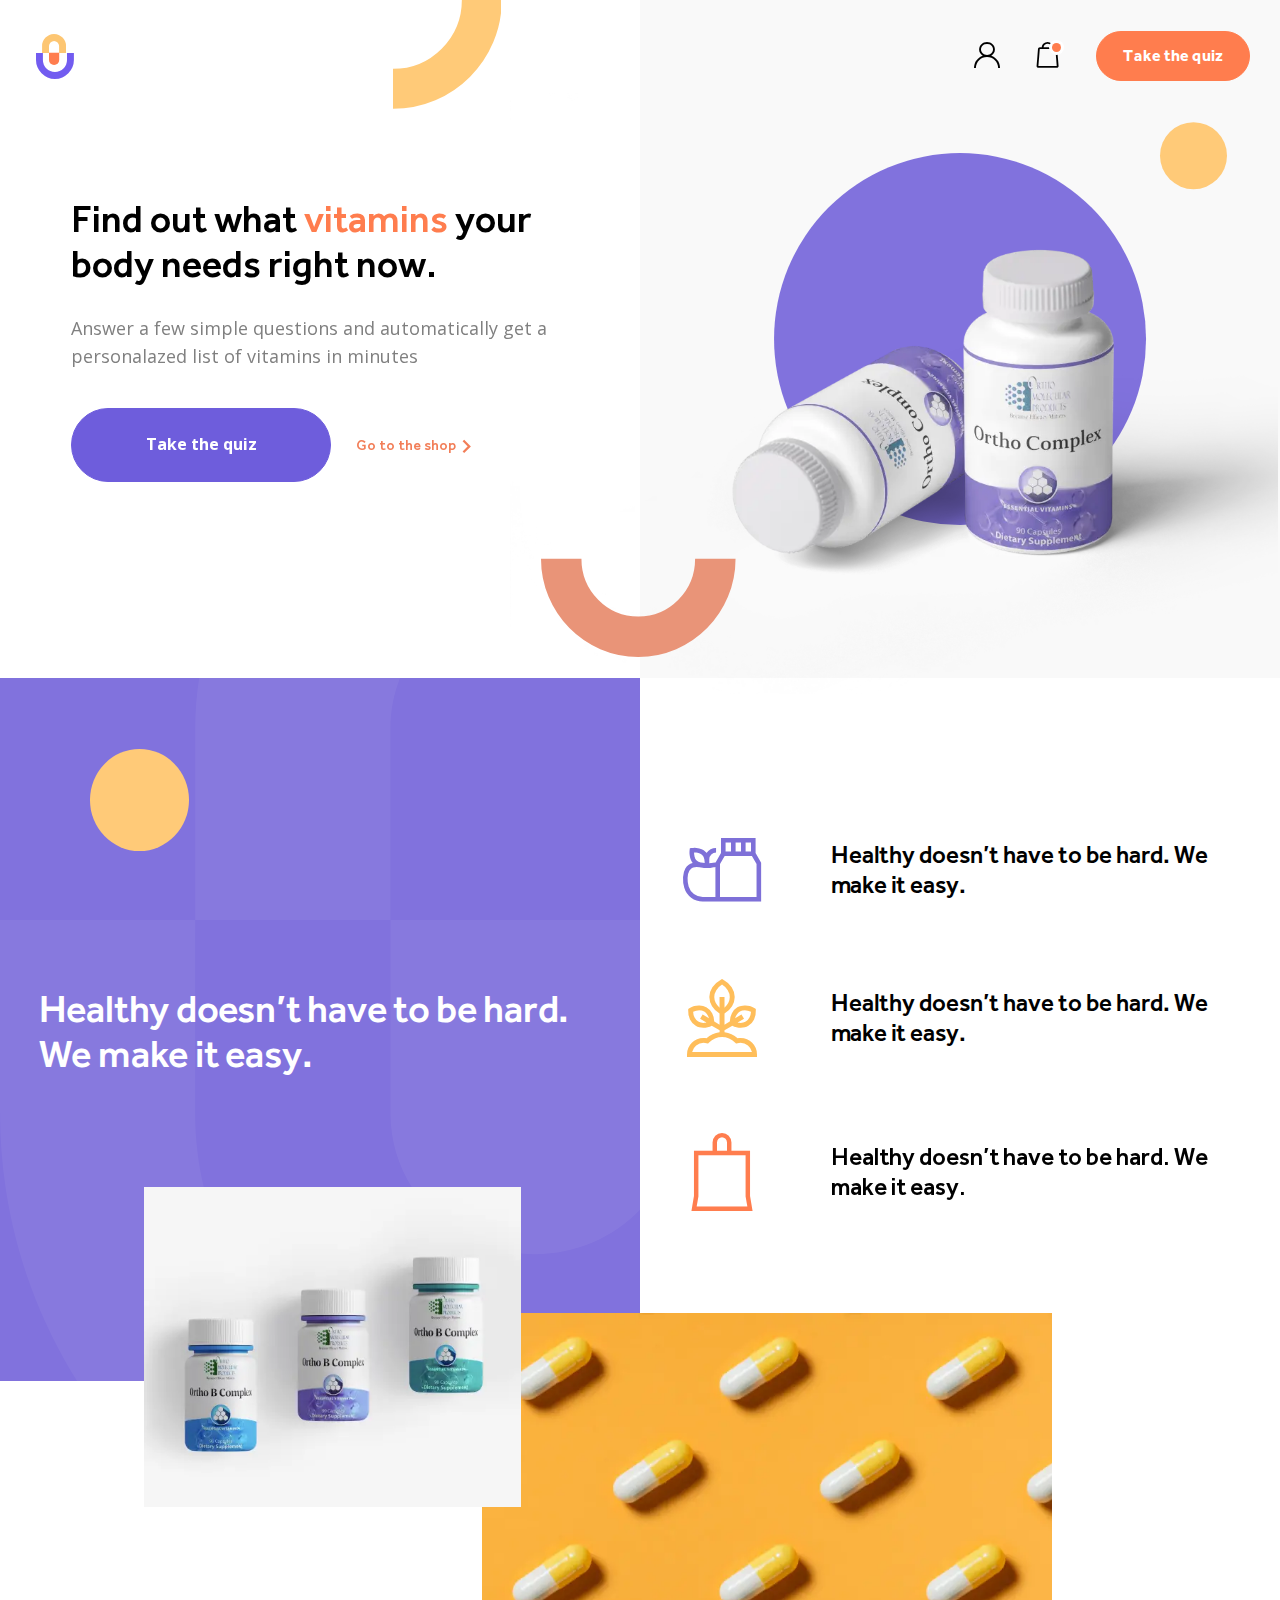
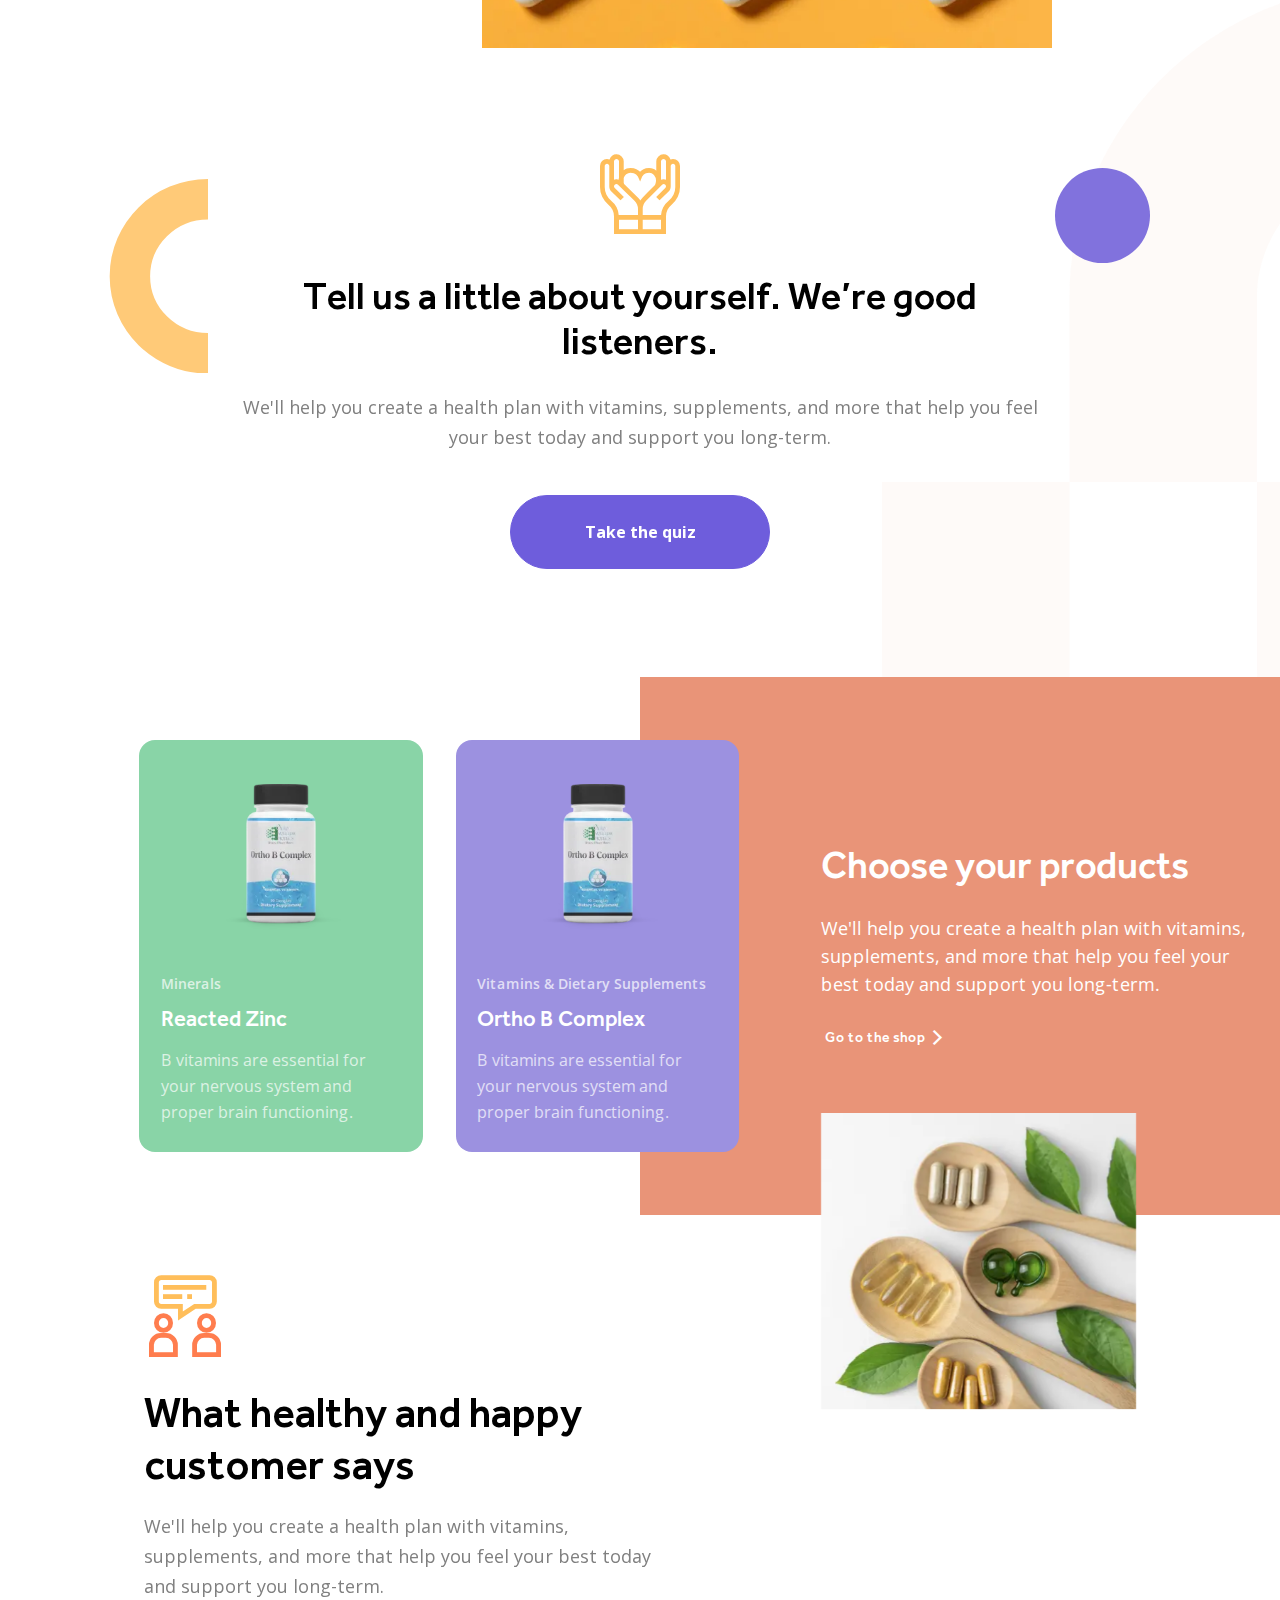
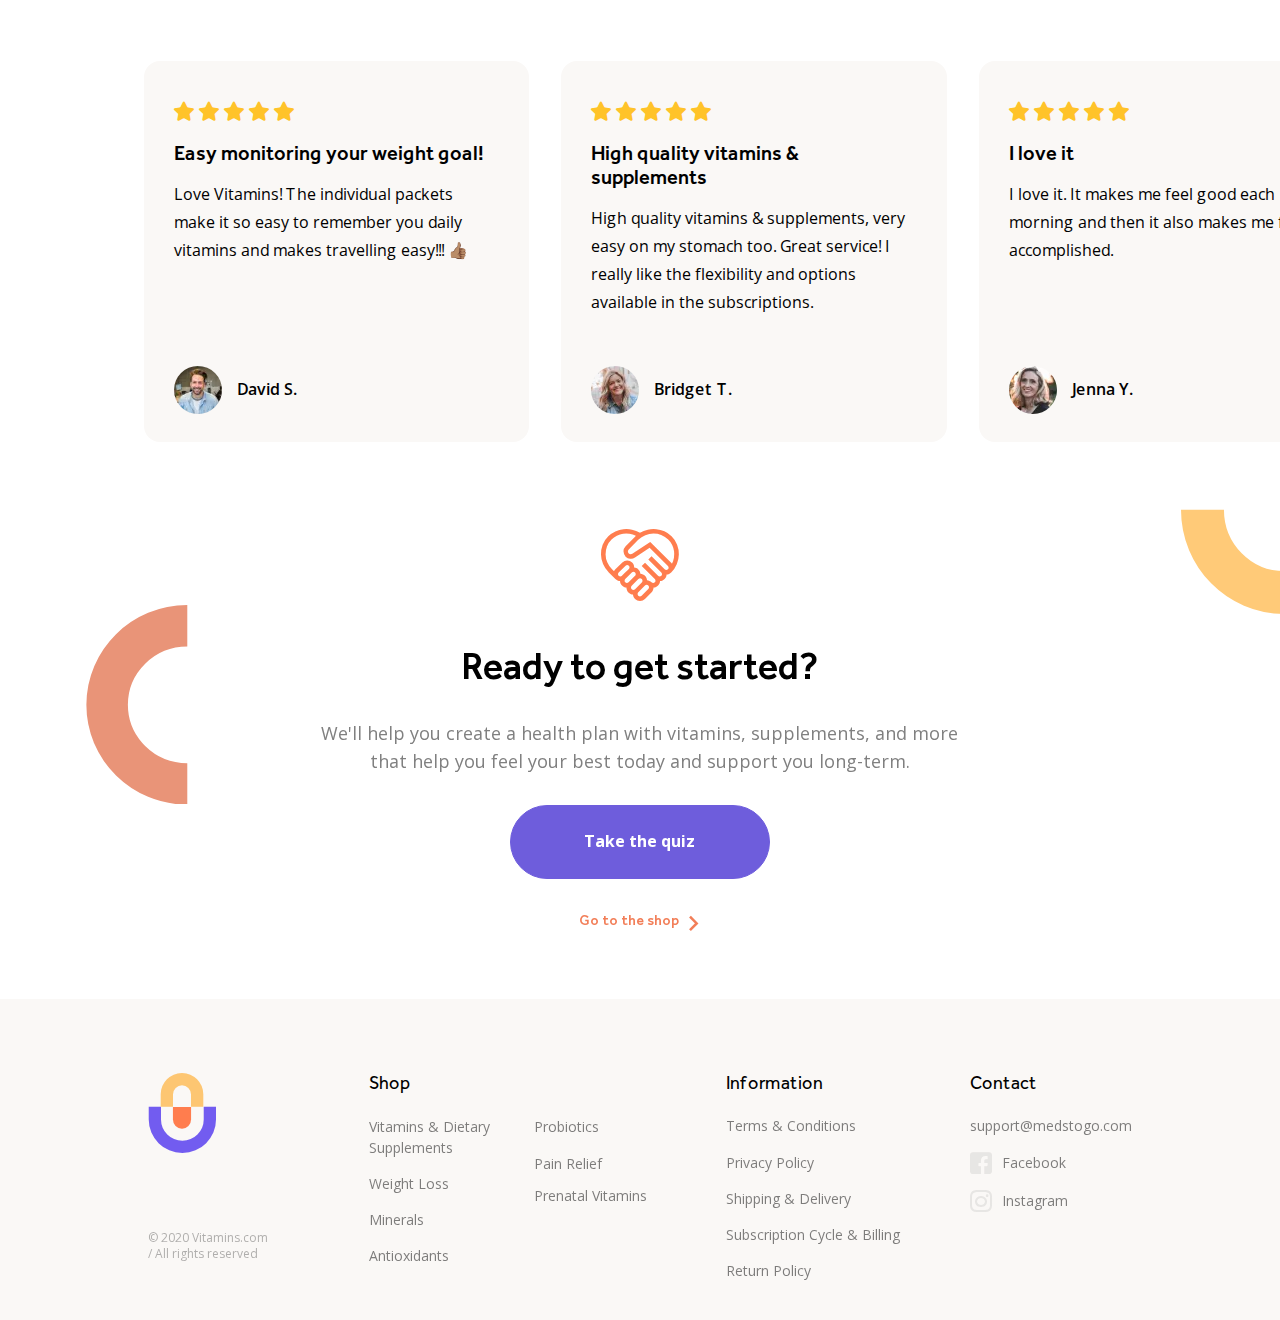
<file: index.html>
<!DOCTYPE html>
<html lang="en">

<head>
	<meta charset="UTF-8">
	<meta http-equiv="X-UA-Compatible" content="IE=edge">
	<meta name="viewport" content="width=device-width, initial-scale=1.0">
	<meta name="format-detection" content="telephone=no">
	<link rel="stylesheet" href="./css/home.min.css">
	<link rel="shortcut icon" href="img/icons/favicon-l.png">
	<title>Home</title>
</head>

<body class="home">
	<div class="wrapper">
		<header class="header active-cart">
	<div class="header__container">
		<div class="header__body">
			<div class="header__burger burger">
				<div class="burger__wrapper">
					<span></span>
				</div>
			</div>
			<a class="header__logo" href="index.html"><i class="ic-logo"><span
						class="path1"></span><span class="path2"></span><span
						class="path3"></span></i></a>
			<ul class="header__action header-action">
				<li class="header-action__item">
					<a id="menu-profile" href="profile.html">
						<i class="ic-profile"></i>
					</a>
				</li>
				<li id="cart-circle" class="header-action__item">
					<i class="ic-cart"></i>
				</li>
				<li class="header-action__item"><button class="btn">Take the quiz</button>
				</li>
			</ul>
			<div class="header__aside header-aside header-aside_1">
				<div class="header-aside__body">
					<nav class="header-aside__menu first-menu menu">
						<ul class="first-menu__list menu__list">
							<li id="menu-shop">
								<p class="menu__title">Shop</p>
								<i class="ic-arrow-next"></i>
							</li>
							<li id="menu-information">
								<p class="menu__title">Information</p>
								<i class="ic-arrow-next"></i>
							</li>
							<li id="menu-quiz">
								<p class="menu__title">Take the quiz</p>
							</li>
						</ul>
					</nav>
					<div class="header-aside__content header-aside-content">
						<a href="mailto:support@medstogo.com"
							class="header-aside-content__text">support@medstogo.com</a>
						<h5 class="header-aside-content__copy">© 2020 Vitamins.com / All rights reserved
						</h5>
					</div>
				</div>
			</div>
			<div class="header__aside header-aside header-aside_2">
				<div class="header-aside__body">
					<div class="header-aside__top">
						<i class="ic-arrow-back"></i>
						<a href="catalog.html" class="header-aside__link">Shop</a>
					</div>
					<nav class="header-aside__menu second-menu menu">
						<ul class="second-menu__list menu__list">
							<li class="menu__title">
								<a href="catalog.html">All categories</a>
							</li>
							<li class="menu__title">
								<a href="catalog.html">Vitamins & Dietary Supplements</a>
							</li>
							<li class="menu__title">
								<a href="catalog.html">Weight Loss</a>
							</li>
							<li class="menu__title">
								<a href="catalog.html">Minerals</a>
							</li>
							<li class="menu__title">
								<a href="catalog.html">Antioxidants</a>
							</li>
							<li class="menu__title">
								<a href="catalog.html">Probiotics</a>
							</li>
							<li class="menu__title">
								<a href="catalog.html">Pain Relief</a>
							</li>
							<li class="menu__title">
								<a href="catalog.html">Prenatal Vitamins</a>
							</li>
							<li class="menu__title">
								<a href="catalog.html">Sale%</a>
							</li>
						</ul>
					</nav>
					<div class="header-aside__content header-aside-content">
						<h5 class="header-aside-content__subtitle">Don’t know what vitamins your body
							needs?</h5>
						<p class="header-aside-content__text">
							Answer a few simple questions and automatically
							get a personalazed list of vitamins in minutes
						</p>
						<button class="btn">Take the quiz</button>
					</div>
				</div>
			</div>
			<div class="header__aside header-aside header-aside_3">
				<div class="header-aside__body">
					<div class="header-aside__top">
						<i class="ic-arrow-back"></i>
						<a href="subscriptions.html" class="header-aside__link">Information</a>
					</div>
					<nav class="header-aside__menu third-menu menu">
						<ul class="third-menu__list menu__list">
							<li class="menu__title">
								<a href="subscriptions.html">Subscription Cycle & Billing</a>
							</li>
							<li class="menu__title">
								<a href="subscriptions.html">Terms & Conditions</a>
							</li>
							<li class="menu__title">
								<a href="subscriptions.html">Privacy Policy</a>
							</li>
							<li class="menu__title">
								<a href="subscriptions.html">Shipping & Delivery</a>
							</li>
							<li class="menu__title">
								<a href="subscriptions.html">Return Policy</a>
							</li>
						</ul>
					</nav>
				</div>
			</div>
			<div class="header__aside header-aside header-aside_4">
				<div class="header-aside__body">
					<div class="header-aside__top">
						<i class="ic-arrow-back"></i>
						<a href="profile.html" class="header-aside__link">Profile</a>
					</div>
					<nav class="header-aside__menu second-menu menu">
						<ul class="second-menu__list menu__list">
							<li class="menu__title">
								<a href="profile.html">Subscriptions</a>
							</li>
							<li class="menu__title">
								<a href="profile.html">Orders</a>
							</li>
							<li class="menu__title">
								<a href="profile.html">Account Overview</a>
							</li>
							<li class="menu__title">
								<a href="profile.html">Payment methods</a>
							</li>
							<li class="menu__title">
								<a href="profile.html">Change Password</a>
							</li>
							<li class="menu__title">
								<a href="profile.html">Sign Out</a>
							</li>
						</ul>
					</nav>
				</div>
			</div>
		</div>
	</div>
</header>
		<main class="home">
			<section class="quiz">
	<div class="quiz__body">
		<div class="quiz__content">
			<div class="quiz__header">
				<a class="quiz__logo" href="index.html"><i class="ic-logo"><span
							class="path1"></span><span class="path2"></span><span
							class="path3"></span></i></a>
				<p class="quiz__pages">1/9</p>
			</div>
			<div class="quiz__steps">
				<div class="quiz__step quiz__step_1">
					<div class="quiz__left">
						<h3 class="quiz__title">What’s your first name?</h3>
					</div>
					<div class="quiz__right">
						<p class="decor-circle decor-circle_r"></p>
						<svg width="406" height="307" viewBox="0 0 406 307" fill="none"
							xmlns="http://www.w3.org/2000/svg">
							<path d="M377 1.1993e-05C377 85.0519 307.996 154 222.875 154L183 154"
								stroke="#FFCA78" stroke-width="58" />
							<path d="M29 307C29 222.5 97.9481 154 183 154" stroke="#FFCA78"
								stroke-width="58" />
						</svg>
						<div>
							<p><label for="q-inp1">First Name</label></p>
							<div class="quiz__line">
								<div>
									<input type="text" id="q-inp1" value="Alex" />
								</div>
								<div class="quiz__circle">
									<i class="ic-arrow-next"></i>
								</div>
							</div>
						</div>
					</div>
				</div>
				<div class="quiz__step quiz__step_2">
					<div class="quiz__left">
						<h3 class="quiz__title">Do you smoke?</h3>
					</div>
					<div class="quiz__right">
						<p class="decor-circle decor-circle_o"></p>
						<svg width="160" height="160" viewBox="0 0 160 160" fill="none"
							xmlns="http://www.w3.org/2000/svg">
							<path d="M131 2.75517e-05C131 72.3493 72.3493 131 -2.55994e-05 131"
								stroke="#F6906E" stroke-width="58" />
						</svg>
						<div class="quiz__question quiz__question_column">
							<p>Yes</p>
							<p>No</p>
						</div>
					</div>
				</div>
				<div class="quiz__step quiz__step_3">
					<div class="quiz__left">
						<h3 class="quiz__title">What is your eating habits?</h3>
					</div>
					<div class="quiz__right">
						<p class="decor-circle decor-circle_r"></p>
						<svg width="210" height="264" viewBox="0 0 210 264" fill="none"
							xmlns="http://www.w3.org/2000/svg">
							<path
								d="M3.0146e-05 29C99.9636 29 181 109.589 181 209C181 308.411 99.9635 389 -1.3262e-06 389"
								stroke="#FFCA78" stroke-width="58" />
						</svg>
						<div class="quiz__question quiz__question_row">
							<p>Vegan diet</p>
							<p>Vegetarian diet</p>
							<p class="padding30">
								My diet is generally healthy and includes animal
								protein, fish and veggies
							</p>
							<p>My diet includes fast food and soft drinks</p>
						</div>
					</div>
				</div>
				<div class="quiz__step quiz__step_4">
					<div class="quiz__left">
						<h3 class="quiz__title">
							How frequently do you consume alcoholic beverages?
						</h3>
					</div>
					<div class="quiz__right">
						<p class="decor-circle decor-circle_o"></p>
						<svg width="210" height="275" viewBox="0 0 210 275" fill="none"
							xmlns="http://www.w3.org/2000/svg">
							<path
								d="M210 246C110.037 246 29 165.411 29 66C29 -33.4113 110.036 -114 210 -114"
								stroke="#F6906E" stroke-width="58" />
						</svg>
						<div class="quiz__question quiz__question_row">
							<p>≤ 3 times per week</p>
							<p>4 - 7 times per week</p>
							<p>7+ times per week</p>
						</div>
					</div>
				</div>
				<div class="quiz__step quiz__step_5">
					<div class="quiz__left">
						<h3 class="quiz__title">
							How frequently do you have cold/flu symptoms?
						</h3>
					</div>
					<div class="quiz__right">
						<p class="decor-circle decor-circle_r"></p>
						<svg width="200" height="200" viewBox="0 0 200 200" fill="none"
							xmlns="http://www.w3.org/2000/svg">
							<path d="M171 1.36275e-05C171 94.4407 94.4407 171 -1.85116e-05 171"
								stroke="#FFCA78" stroke-width="58" />
						</svg>
						<div class="quiz__question quiz__question_row">
							<p>≤ 2 per year</p>
							<p>3 - 5 times per year</p>
							<p>5+ times per week</p>
						</div>
					</div>
				</div>
				<div class="quiz__step quiz__step_6">
					<div class="quiz__left">
						<h3 class="quiz__title">Describe your stress level</h3>
					</div>
					<div class="quiz__right">
						<p class="decor-circle decor-circle_o"></p>
						<svg width="160" height="160" viewBox="0 0 160 160" fill="none"
							xmlns="http://www.w3.org/2000/svg">
							<path d="M160 131C87.6507 131 29 72.3493 29 -2.55994e-05" stroke="#F6906E"
								stroke-width="58" />
						</svg>
						<div class="quiz__question quiz__question_row">
							<p>I feel calm and relaxed most of the time</p>
							<p>I get nerevous from time to time</p>
							<p>I’m under a lot of stress most of the time</p>
						</div>
					</div>
				</div>
				<div class="quiz__step quiz__step_7">
					<div class="quiz__left">
						<h3 class="quiz__title">
							Have you ever been diagnosted with high blood glucose
							level?
						</h3>
					</div>
					<div class="quiz__right">
						<p class="decor-circle decor-circle_r"></p>
						<svg width="212" height="210" viewBox="0 0 212 210" fill="none"
							xmlns="http://www.w3.org/2000/svg">
							<path
								d="M389 -1.70623e-05C389 99.9635 308.411 181 209 181C109.589 181 29 99.9635 29 -1.3262e-06"
								stroke="#FFCA78" stroke-width="58" />
						</svg>
						<div class="quiz__question quiz__question_column">
							<p>Yes</p>
							<p>No</p>
						</div>
					</div>
				</div>
				<div class="quiz__step quiz__step_8">
					<div class="quiz__left">
						<h3 class="quiz__title">Tell us what you want to focus on</h3>
					</div>
					<div class="quiz__right">
						<p class="decor-circle decor-circle_o"></p>
						<svg width="171" height="171" viewBox="0 0 171 171" fill="none"
							xmlns="http://www.w3.org/2000/svg">
							<path d="M142 9.8533e-06C142 78.4244 78.4244 142 -1.79237e-05 142"
								stroke="#F6906E" stroke-width="58" />
						</svg>
						<div class="quiz__question quiz__question_grid">
							<div>
								<p>Weight managment</p>
							</div>
							<div>
								<p>Stress relief</p>
							</div>
							<div>
								<p>Immune boost</p>
							</div>
							<div>
								<p>Need to solve a sprcific problem</p>
							</div>
							<div>
								<p>I need a bassic kit for a daily intake</p>
							</div>
							<div>
								<p>All in one</p>
							</div>
						</div>
					</div>
				</div>
				<div class="quiz__step quiz__step_9">
					<div class="quiz__left">
						<h3 class="quiz__title">What’s your email address?</h3>
					</div>
					<div class="quiz__right">
						<p class="decor-circle decor-circle_r"></p>
						<svg width="406" height="307" viewBox="0 0 406 307" fill="none"
							xmlns="http://www.w3.org/2000/svg">
							<path d="M377 1.1993e-05C377 85.0519 307.996 154 222.875 154L183 154"
								stroke="#FFCA78" stroke-width="58" />
							<path d="M29 307C29 222.5 97.9481 154 183 154" stroke="#FFCA78"
								stroke-width="58" />
						</svg>
						<div>
							<p><label for="quiz-email">Email</label></p>
							<div class="quiz__line">
								<div><input id="quiz-email" type="text" value="Alex" /></div>
								<div class="quiz__circle">
									<i class="ic-arrow-next"></i>
								</div>
							</div>
						</div>
					</div>
				</div>
			</div>
			<div class="quiz__footer">
				<div>
					<i class="ic-arrow-back"></i>
					<p class="quiz__back">Back</p>
				</div>
			</div>
		</div>
	</div>
</section>
			<div class="cart">
	<div class="cart__wrapper">
		<div class="cart__body">
			<div class="cart__top">
				<div class="cart__title">Cart</div>
				<div class="cart__close-icon">
					<div class="icon-wrapper"><span></span></div>
				</div>
			</div>
			<div class="cart__fix">
				<div class="cart__items">
					<!-- 'modify': 'empty', -->
					<div class="cart-item ">
	<div class="cart-item__left cart-item__left_pink">
		<div class='cart-item__image image hv '>
			<picture>
				<source type='image/webp' srcset='img/gallery/23.webp'>
				<img src='img/gallery/23.png' alt='product image'>
			</picture>
		</div>
	</div>
	<div class="cart-item__body item-body">
		<div class="item-body__top">
			<h4 class="item-body__title">Ortho Molecular Products CereVive Capsules</h4>
			<div class="item-body__close-icon">
				<div class="item-body__icon-wrapper"><span></span></div>
			</div>
		</div>
		<div class="item-body__center">
			<div class="item-body__buttons">
				<span></span>
				<p class="item-body__num">1</p>
				<span></span>
			</div>
			<div class="item-body__price item-body__price_discount">
				<p class="item-body__summ item-body__summ_full-price">$125.00</p>
				<p class="item-body__summ item-body__summ_discount-price">$84.00</p>
			</div>
		</div>
		<div class="item-body__bottom">
			<div class="item-body__content">
				<div class="item-body__ok-icon">
					<svg width="12" height="9" viewBox="0 0 12 9" fill="none"
						xmlns="http://www.w3.org/2000/svg">
						<path d="M1.5 4L4.5 7L10.5 1" stroke="white" stroke-width="2" />
					</svg>
				</div>
				<p class="item-body__text">Deliver every</p>
				<p class="item-body__text item-body__text_b"><span>30</span><i
						class="ic-arrow-down"></i></p>
				<p class="item-body__text">days</p>
			</div>
		</div>
	</div>
</div>
					<div class="cart-item ">
	<div class="cart-item__left cart-item__left_purple">
		<div class='cart-item__image image hv '>
			<picture>
				<source type='image/webp' srcset='img/gallery/02.webp'>
				<img src='img/gallery/02.png' alt='product image'>
			</picture>
		</div>
	</div>
	<div class="cart-item__body item-body">
		<div class="item-body__top">
			<h4 class="item-body__title">Standard Process Thymus PMG 90 Tablets</h4>
			<div class="item-body__close-icon">
				<div class="item-body__icon-wrapper"><span></span></div>
			</div>
		</div>
		<div class="item-body__center">
			<div class="item-body__buttons">
				<span></span>
				<p class="item-body__num">1</p>
				<span></span>
			</div>
			<div class="item-body__price ">
				<p class="item-body__summ item-body__summ_full-price">$84.00</p>
				<p class="item-body__summ item-body__summ_discount-price">@@discountPrice</p>
			</div>
		</div>
		<div class="item-body__bottom">
			<div class="item-body__content">
				<div class="item-body__ok-icon">
					<svg width="12" height="9" viewBox="0 0 12 9" fill="none"
						xmlns="http://www.w3.org/2000/svg">
						<path d="M1.5 4L4.5 7L10.5 1" stroke="white" stroke-width="2" />
					</svg>
				</div>
				<p class="item-body__text">Deliver every</p>
				<p class="item-body__text item-body__text_b"><span>30</span><i
						class="ic-arrow-down"></i></p>
				<p class="item-body__text">days</p>
			</div>
		</div>
	</div>
</div>
					<div class="cart-item ">
	<div class="cart-item__left cart-item__left_pink">
		<div class='cart-item__image image hv '>
			<picture>
				<source type='image/webp' srcset='img/gallery/23.webp'>
				<img src='img/gallery/23.png' alt='product image'>
			</picture>
		</div>
	</div>
	<div class="cart-item__body item-body">
		<div class="item-body__top">
			<h4 class="item-body__title">Ortho Molecular Products CereVive Capsules</h4>
			<div class="item-body__close-icon">
				<div class="item-body__icon-wrapper"><span></span></div>
			</div>
		</div>
		<div class="item-body__center">
			<div class="item-body__buttons">
				<span></span>
				<p class="item-body__num">1</p>
				<span></span>
			</div>
			<div class="item-body__price item-body__price_discount">
				<p class="item-body__summ item-body__summ_full-price">$125.00</p>
				<p class="item-body__summ item-body__summ_discount-price">$84.00</p>
			</div>
		</div>
		<div class="item-body__bottom">
			<div class="item-body__content">
				<div class="item-body__ok-icon">
					<svg width="12" height="9" viewBox="0 0 12 9" fill="none"
						xmlns="http://www.w3.org/2000/svg">
						<path d="M1.5 4L4.5 7L10.5 1" stroke="white" stroke-width="2" />
					</svg>
				</div>
				<p class="item-body__text">Deliver every</p>
				<p class="item-body__text item-body__text_b"><span>30</span><i
						class="ic-arrow-down"></i></p>
				<p class="item-body__text">days</p>
			</div>
		</div>
	</div>
</div>
					<div class="cart-item ">
	<div class="cart-item__left cart-item__left_purple">
		<div class='cart-item__image image hv '>
			<picture>
				<source type='image/webp' srcset='img/gallery/21.webp'>
				<img src='img/gallery/21.png' alt='product image'>
			</picture>
		</div>
	</div>
	<div class="cart-item__body item-body">
		<div class="item-body__top">
			<h4 class="item-body__title">Ortho Molecular Products CereVive Capsules</h4>
			<div class="item-body__close-icon">
				<div class="item-body__icon-wrapper"><span></span></div>
			</div>
		</div>
		<div class="item-body__center">
			<div class="item-body__buttons">
				<span></span>
				<p class="item-body__num">1</p>
				<span></span>
			</div>
			<div class="item-body__price item-body__price_discount">
				<p class="item-body__summ item-body__summ_full-price">$125.00</p>
				<p class="item-body__summ item-body__summ_discount-price">$84.00</p>
			</div>
		</div>
		<div class="item-body__bottom">
			<div class="item-body__content">
				<div class="item-body__ok-icon">
					<svg width="12" height="9" viewBox="0 0 12 9" fill="none"
						xmlns="http://www.w3.org/2000/svg">
						<path d="M1.5 4L4.5 7L10.5 1" stroke="white" stroke-width="2" />
					</svg>
				</div>
				<p class="item-body__text">Deliver every</p>
				<p class="item-body__text item-body__text_b"><span>30</span><i
						class="ic-arrow-down"></i></p>
				<p class="item-body__text">days</p>
			</div>
		</div>
	</div>
</div>
					<div class="cart-item ">
	<div class="cart-item__left cart-item__left_pink">
		<div class='cart-item__image image hv '>
			<picture>
				<source type='image/webp' srcset='img/gallery/22.webp'>
				<img src='img/gallery/22.png' alt='product image'>
			</picture>
		</div>
	</div>
	<div class="cart-item__body item-body">
		<div class="item-body__top">
			<h4 class="item-body__title">Ortho Molecular Products CereVive Capsules</h4>
			<div class="item-body__close-icon">
				<div class="item-body__icon-wrapper"><span></span></div>
			</div>
		</div>
		<div class="item-body__center">
			<div class="item-body__buttons">
				<span></span>
				<p class="item-body__num">1</p>
				<span></span>
			</div>
			<div class="item-body__price item-body__price_discount">
				<p class="item-body__summ item-body__summ_full-price">$125.00</p>
				<p class="item-body__summ item-body__summ_discount-price">$84.00</p>
			</div>
		</div>
		<div class="item-body__bottom">
			<div class="item-body__content">
				<div class="item-body__ok-icon">
					<svg width="12" height="9" viewBox="0 0 12 9" fill="none"
						xmlns="http://www.w3.org/2000/svg">
						<path d="M1.5 4L4.5 7L10.5 1" stroke="white" stroke-width="2" />
					</svg>
				</div>
				<p class="item-body__text">Deliver every</p>
				<p class="item-body__text item-body__text_b"><span>30</span><i
						class="ic-arrow-down"></i></p>
				<p class="item-body__text">days</p>
			</div>
		</div>
	</div>
</div>
					<!-- 'disabled': 'disabled' -->
				</div>
			</div>
			<div class="cart__empty">
				<p class="cart__empty-text">Your cart is empty</p>
				<svg width="200" height="238" viewBox="0 0 200 238" fill="none"
					xmlns="http://www.w3.org/2000/svg">
					<path
						d="M100 36.5031C85.1095 36.5031 72.9927 48.6221 72.9927 63.5153V100.748H36.4963V63.5153C36.4963 28.4724 64.9635 0 100 0C135.036 0 163.504 28.4724 163.504 63.5153V100.748H127.007V63.5153C127.007 48.6221 114.891 36.5031 100 36.5031Z"
						fill="#FAF8F6" />
					<path
						d="M127.007 100.748H72.9927V137.982C72.9927 152.875 85.1095 164.994 100 164.994C114.891 164.994 127.007 152.875 127.007 137.982V100.748Z"
						fill="#FAF8F6" />
					<path
						d="M163.504 100.748H200V137.982C200 193.174 155.182 238 100 238C44.8175 238 0 193.174 0 137.982V100.748H36.4963V137.982C36.4963 173.025 64.9635 201.497 100 201.497C135.036 201.497 163.504 173.025 163.504 137.982V100.748Z"
						fill="#FAF8F6" />
				</svg>

			</div>
			<div class="cart__bottom">
				<div class="cart__bottom__btn btn">
					<p>Check Out</p>
					<span>•</span>
					<p>$156.58</p>
				</div>
				<p class="cart__disabled-text">Minimum order amount is $700</p>

			</div>

		</div>
	</div>

</div>
			<!-- ! Hero === Hero === Hero === Hero === Hero === Hero ==== Hero ==== Hero ==== Hero -->
			<section class="hero">
				<svg class="decor-1" width="63" height="76" viewBox="0 0 63 76" fill="none"
					xmlns="http://www.w3.org/2000/svg">
					<path fill-rule="evenodd" clip-rule="evenodd"
						d="M76 27.8987C49.4344 27.8987 27.8987 49.4344 27.8987 76H0C0 34.0264 34.0264 0 76 0V27.8987Z"
						fill="#FFCA78" />
				</svg>
				<svg class="decor-2" width="70" height="70" viewBox="0 0 70 70" fill="none"
					xmlns="http://www.w3.org/2000/svg">
					<path fill-rule="evenodd" clip-rule="evenodd"
						d="M2.5332e-06 41.2057C22.4019 41.2057 40.8961 22.9409 40.8961 0H70C70 38.4763 38.8443 70 2.5332e-06 70C-38.8443 70 -70 38.4763 -70 5.42517e-06L-40.8961 4.16653e-06C-40.8961 22.9409 -22.4019 41.2057 2.5332e-06 41.2057Z"
						fill="#F6906E" />
				</svg>
				<svg class="decor-3" width="158" height="158" viewBox="0 0 158 158" fill="none"
					xmlns="http://www.w3.org/2000/svg">
					<path d="M129 -3.84172e-06C129 71.2447 71.2447 129 7.69978e-07 129" stroke="#FFCA78"
						stroke-width="58" />
				</svg>
				<svg class="decor-4" width="279" height="141" viewBox="0 0 279 141" fill="none"
					xmlns="http://www.w3.org/2000/svg">
					<path
						d="M250 -3.17821e-06C250 61.8559 200.527 112 139.5 112C78.4725 112 29 61.8559 29 6.48201e-06"
						stroke="#E99478" stroke-width="58" />
				</svg>

				<div class="hero__top">
					<div class="hero__wrapper-top">
						<h1 class="hero__title home-title">Find out what <span>vitamins</span> your body
							needs right
							now.
						</h1>
						<p class="hero__text">Answer a few simple questions and automatically get a
							personalazed
							list of vitamins in minutes</p>
						<div class="hero__buttons">
							<button class="btn">Take the quiz</button>
							<div class="hero__button">
								<a href="catalog.html">Go to the shop</a>
								<svg width="6" height="10" viewBox="0 0 6 10" fill="none"
									xmlns="http://www.w3.org/2000/svg">
									<path d="M0.930664 8.86133L4.86133 4.93066L0.930663 1" stroke="#F27E58"
										stroke-width="1.5" />
								</svg>
							</div>
						</div>
					</div>
				</div>
				<div class="hero__bottom">
					<div class="decor-circle decor-circle_o"></div>
					<div class="decor-circle decor-circle_p"></div>
					<div class='hero__image'>
						<picture>
							<source type='image/webp' srcset='img/gallery/main_01.1.webp'
								media="(min-width: 680px)">
							<source type='image/webp' srcset='img/gallery/main_01.webp'
								media="(min-width: 100px)">
							<img src='img/gallery/main_01.png' alt='product image'>
						</picture>
					</div>
					<div class="decor-circle decor-circle_purple"></div>
				</div>


			</section>
			<!-- ! Healthy === Healthy === Healthy === Healthy === Healthy === Healthy === Healthy -->
			<section class="healthy">
				<div class="healthy__top">
					<svg width="347" height="198" viewBox="0 0 347 198" fill="none"
						xmlns="http://www.w3.org/2000/svg">
						<g opacity="0.05">
							<path fill-rule="evenodd" clip-rule="evenodd"
								d="M183.382 73.7949H318.678V164.575C318.678 200.887 288.328 230.435 251.03 230.435C213.732 230.435 183.382 200.887 183.382 164.575V73.7949Z"
								fill="white" />
							<path fill-rule="evenodd" clip-rule="evenodd"
								d="M410.232 73.7949V164.276C410.232 249.435 338.866 318.626 251.031 318.626C163.195 318.626 91.8291 249.435 91.8291 164.276V73.7949H0.333984V164.276C0.333984 298.401 112.69 407.333 251.031 407.333C389.371 407.333 501.727 298.401 501.727 164.276V73.7949H410.232Z"
								fill="white" />
							<path fill-rule="evenodd" clip-rule="evenodd"
								d="M251.031 -169.667C163.212 -169.667 91.8584 -100.862 91.8584 -16.1799V73.795H183.337V-16.1799C183.337 -52.1699 213.708 -81.4558 251.031 -81.4558C288.354 -81.4558 318.725 -52.1699 318.725 -16.1799V73.795H410.203V-16.1799C410.203 -100.862 338.85 -169.667 251.031 -169.667Z"
								fill="white" />
						</g>
					</svg>
					<div class="decor-circle decor-circle_o"></div>
					<h2 class="healthy__title home-title">Healthy doesn’t have to be hard. We make it
						easy.
					</h2>
					<svg width="900" height="960" viewBox="0 0 900 960" fill="none"
						xmlns="http://www.w3.org/2000/svg">
						<g opacity="0.05">
							<path fill-rule="evenodd" clip-rule="evenodd"
								d="M549.145 326.384H955.034V598.725C955.034 707.661 863.983 796.305 752.089 796.305C640.195 796.305 549.145 707.661 549.145 598.725V326.384Z"
								fill="white" />
							<path fill-rule="evenodd" clip-rule="evenodd"
								d="M1229.69 326.384V597.828C1229.69 853.304 1015.6 1060.88 752.09 1060.88C488.584 1060.88 274.485 853.304 274.485 597.828V326.384H0V597.828C0 1000.2 337.068 1327 752.09 1327C1167.11 1327 1504.18 1000.2 1504.18 597.828V326.384H1229.69Z"
								fill="white" />
							<path fill-rule="evenodd" clip-rule="evenodd"
								d="M752.089 -404C488.632 -404 274.572 -197.587 274.572 56.4597V326.384H549.007V56.4597C549.007 -51.5102 640.12 -139.368 752.089 -139.368C864.059 -139.368 955.172 -51.5102 955.172 56.4597V326.384H1229.61V56.4597C1229.61 -197.587 1015.55 -404 752.089 -404Z"
								fill="white" />
						</g>
					</svg>
				</div>
				<div class="healthy__bottom">
					<div class="healthy__items">
						<div class="healthy__item">
							<div class="healthy__icon healthy__icon_1"><i class="ic-home_01"></i></div>
							<p class="healthy__text">Healthy doesn’t have to be hard. We make it easy.</p>
						</div>
						<div class="healthy__item">
							<div class="healthy__icon healthy__icon_2"><i class="ic-home_02"></i></div>
							<p class="healthy__text">Healthy doesn’t have to be hard. We make it easy.</p>
						</div>
						<div class="healthy__item">
							<div class="healthy__icon healthy__icon_3"><i class="ic-home_03"></i></div>
							<p class="healthy__text">Healthy doesn’t have to be hard. We make it easy.</p>
						</div>
					</div>
				</div>
			</section>
			<!-- ! Pills ==== Pills === Pills ==== Pills === Pills ==== Pills === Pills ==== Pills -->
			<div class="pills">
				<div class='pills__image'>
					<picture>
						<source type='image/webp' srcset='img/home/bottles_02.webp'>
						<img src='img/home/bottles_02.jpg' alt='product image'>
					</picture>
				</div>
				<div class='pills__image'>
					<picture>
						<source type='image/webp' srcset='img/home/pills_01.webp'>
						<img src='img/home/pills_01.jpg' alt='product image'>
					</picture>
				</div>
			</div>
			<!-- ! About + Slider ==== About + Slider ==== About + Slider ==== About + Slider ====  -->
			<div class="both">
				<!-- Decor "U" -->
				<svg class="mobile" width="224" height="547" viewBox="0 0 224 547" fill="none"
					xmlns="http://www.w3.org/2000/svg">
					<g opacity="0.05">
						<path fill-rule="evenodd" clip-rule="evenodd"
							d="M173.506 230.622H301.667V316.615C301.667 351.012 272.917 379.001 237.587 379.001C202.256 379.001 173.506 351.012 173.506 316.615V230.622Z"
							fill="#E99478" />
						<path fill-rule="evenodd" clip-rule="evenodd"
							d="M388.392 230.622V316.331C388.392 396.999 320.79 462.542 237.587 462.542C154.384 462.542 86.7812 396.999 86.7812 316.331V230.622H0.111328V316.331C0.111328 443.383 106.542 546.571 237.587 546.571C368.632 546.571 475.062 443.383 475.062 316.331V230.622H388.392Z"
							fill="#E99478" />
						<path fill-rule="evenodd" clip-rule="evenodd"
							d="M237.587 0C154.399 0 86.8086 65.1757 86.8086 145.392V230.622H173.463V145.392C173.463 111.3 202.232 83.5586 237.587 83.5586C272.941 83.5586 301.711 111.3 301.711 145.392V230.622H388.365V145.392C388.365 65.1757 320.774 0 237.587 0Z"
							fill="#E99478" />
					</g>
				</svg>
				<svg class="desktop" width="560" height="1663" viewBox="0 0 560 1663" fill="none"
					xmlns="http://www.w3.org/2000/svg">
					<g opacity="0.05">
						<path fill-rule="evenodd" clip-rule="evenodd"
							d="M527.562 701.679H917.5V963.316C917.5 1067.97 830.027 1153.13 722.531 1153.13C615.035 1153.13 527.562 1067.97 527.562 963.316V701.679Z"
							fill="#E99478" />
						<path fill-rule="evenodd" clip-rule="evenodd"
							d="M1181.36 701.679V962.454C1181.36 1207.89 975.681 1407.31 722.531 1407.31C469.381 1407.31 263.697 1207.89 263.697 962.454V701.679H0V962.454C0 1349.02 323.82 1662.97 722.531 1662.97C1121.24 1662.97 1445.06 1349.02 1445.06 962.454V701.679H1181.36Z"
							fill="#E99478" />
						<path fill-rule="evenodd" clip-rule="evenodd"
							d="M722.531 0C469.428 0 263.781 198.3 263.781 442.363V701.679H527.431V442.363C527.431 338.636 614.962 254.231 722.531 254.231C830.1 254.231 917.632 338.636 917.632 442.363V701.679H1181.28V442.363C1181.28 198.3 975.634 0 722.531 0Z"
							fill="#E99478" />
					</g>
				</svg>

				<!-- * About ==== About === About ==== About === About ==== About === About ==== About -->
				<section class="about">
					<svg width="141" height="279" viewBox="0 0 141 279" fill="none"
						xmlns="http://www.w3.org/2000/svg">
						<path d="M141 250C79.1441 250 29 200.527 29 139.5C29 78.4725 79.1441 29 141 29"
							stroke="#FFCA78" stroke-width="58" />
					</svg>

					<div class="decor-circle decor-circle_p"></div>
					<div class="about__body">

						<div class="about__icon"><i class="ic-home_04"></i></div>
						<h2 class="about__title home-title">Tell us a little about yourself. We’re good
							listeners.</h2>
						<p class="about__text">We'll help you create a health plan with vitamins,
							supplements, and more that help you feel your
							best today and support you long-term.</p>
						<button class="btn">Take the quiz</button>
					</div>
				</section>
				<!-- * Products ==== Products ==== Products ==== Products ==== Products ==== Products  -->
				<section class="products">
					<div class="products__choose">
						<div class="products__choose-body">
							<h2 class="products__title home-title">Choose your products</h2>
							<p class="products__text">We'll help you create a health plan with vitamins,
								supplements, and more that help you feel your
								best today and support you long-term.</p>
							<div class="products__button">
								<a href="catalog.html">Go to the shop</a>
								<i class="ic-arrow-next"></i>
							</div>
						</div>
					</div>
					<div class="swiper slider-cards">
						<div class="swiper-wrapper slider-cards__items">
							<div class="swiper-slide slider-cards__card">
								<div class="card card_purple">
									<div class='card__image image'>
										<picture>
											<source type='image/webp' srcset='img/gallery/01.webp'>
											<img src='img/gallery/01.png' alt='product image'>
										</picture>
									</div>
									<div class="card__body">
										<h5 class="card__label">Vitamins & Dietary Supplements</h5>
										<h4 class="card__title">Ortho B Complex</h4>
										<div class="card__text">B vitamins are essential for your nervous
											system
											and proper brain functioning.</div>
									</div>
								</div>
							</div>
							<div class="swiper-slide slider-cards__card ">
								<div class="card card_mint">
									<div class='card__image image'>
										<picture>
											<source type='image/webp' srcset='img/gallery/01.webp'>
											<img src='img/gallery/01.png' alt='product image'>
										</picture>
									</div>
									<div class="card__body">
										<h5 class="card__label">Minerals</h5>
										<h4 class="card__title">Reacted Zinc</h4>
										<div class="card__text">B vitamins are essential for your nervous
											system
											and proper brain functioning.</div>
									</div>
								</div>
							</div>
							<div class="swiper-slide slider-cards__card ">
								<div class="card card_mint">
									<div class='card__image image'>
										<picture>
											<source type='image/webp' srcset='img/gallery/02.webp'>
											<img src='img/gallery/02.png' alt='product image'>
										</picture>
									</div>
									<div class="card__body">
										<h5 class="card__label">Minerals</h5>
										<h4 class="card__title">Reacted Zinc</h4>
										<div class="card__text">B vitamins are essential for your nervous
											system
											and proper brain functioning.</div>
									</div>
								</div>
							</div>
						</div>
					</div>
				</section>
			</div>
			<!-- ! Comments ==== Comments ===== Comments ===== Comments ==== Comments ==== Comments -->
			<section class="comments">
				<div class='comments__image'>
					<picture>
						<source type='image/webp' srcset='img/home/pills_02.webp'>
						<img src='img/home/pills_02.jpg' alt='pills image'>
					</picture>
				</div>
				<div class="comments__body">
					<div class="comments__icon">
						<i class="ic-home_05"><span class="path1"></span><span class="path2"></span><span
								class="path3"></span><span class="path4"></span><span
								class="path5"></span><span class="path6"></span><span
								class="path7"></span><span class="path8"></span></i>
					</div>
					<h2 class="comments__title">What healthy and happy customer says</h2>
					<p class="comments__text">We'll help you create a health plan with vitamins,
						supplements, and more that help you feel your
						best today and support you long-term.</p>
				</div>
				<div class="swiper comments__slider">
					<div class="swiper-wrapper comments__items">
						<div class="swiper-slide comments__slide comment">
	<div class="comment__stars">
		<i class="ic-star"></i>
		<i class="ic-star"></i>
		<i class="ic-star"></i>
		<i class="ic-star"></i>
		<i class="ic-star"></i>
	</div>

	<h4 class="comment__title">Easy monitoring your weight goal!</h4>
	<p class="comment__text">Love Vitamins! The individual packets make it so easy to remember you daily vitamins and makes travelling easy!!! 👍🏽</p>
	<div class="comment__bottom">
		<div class="comment__image">
			<picture>
				<source type='image/webp' srcset='img/comments/01.webp'>
				<img src='img/comments/01.jpg' alt='customer photo'>
			</picture>
		</div>
		<p class="comment__name">David S.</p>

	</div>
</div><div class="swiper-slide comments__slide comment">
	<div class="comment__stars">
		<i class="ic-star"></i>
		<i class="ic-star"></i>
		<i class="ic-star"></i>
		<i class="ic-star"></i>
		<i class="ic-star"></i>
	</div>

	<h4 class="comment__title">High quality vitamins & supplements</h4>
	<p class="comment__text">High quality vitamins & supplements, very easy on my stomach too. Great service! I really like the flexibility and options available in the subscriptions.</p>
	<div class="comment__bottom">
		<div class="comment__image">
			<picture>
				<source type='image/webp' srcset='img/comments/02.webp'>
				<img src='img/comments/02.jpg' alt='customer photo'>
			</picture>
		</div>
		<p class="comment__name">Bridget T.</p>

	</div>
</div><div class="swiper-slide comments__slide comment">
	<div class="comment__stars">
		<i class="ic-star"></i>
		<i class="ic-star"></i>
		<i class="ic-star"></i>
		<i class="ic-star"></i>
		<i class="ic-star"></i>
	</div>

	<h4 class="comment__title">I love it</h4>
	<p class="comment__text">I love it. It makes me feel good each morning and then it also makes me feel accomplished. </p>
	<div class="comment__bottom">
		<div class="comment__image">
			<picture>
				<source type='image/webp' srcset='img/comments/03.webp'>
				<img src='img/comments/03.jpg' alt='customer photo'>
			</picture>
		</div>
		<p class="comment__name">Jenna Y.</p>

	</div>
</div>
					</div>
				</div>
			</section>
			<!-- * Get started ==== Get started ===== Get started ==== Get started ==== Get started -->
			<section class="get-started">
				<svg class="decor-orange" width="63" height="76" viewBox="0 0 65 76" fill="none"
					xmlns="http://www.w3.org/2000/svg">
					<path fill-rule="evenodd" clip-rule="evenodd"
						d="M-11 48.1013C15.5656 48.1013 37.1013 26.5656 37.1013 -2.43898e-06L65 0C65 41.9736 30.9736 76 -11 76L-11 48.1013Z"
						fill="#FFCA78" />
				</svg>
				<svg class="decor-orange__desktop" width="140" height="141" viewBox="0 0 140 141"
					fill="none" xmlns="http://www.w3.org/2000/svg">
					<path
						d="M250 -3.17821e-06C250 61.8559 200.527 112 139.5 112C78.4725 112 29 61.8559 29 6.48201e-06"
						stroke="#FFCA78" stroke-width="58" />
				</svg>

				<svg class="decor-red" width="90" height="70" viewBox="0 0 90 70" fill="none"
					xmlns="http://www.w3.org/2000/svg">
					<path fill-rule="evenodd" clip-rule="evenodd"
						d="M70 41.2057C92.4019 41.2057 110.896 22.9409 110.896 0H140C140 38.4763 108.844 70 70 70C31.1557 70 1.91419e-06 38.4763 0 5.42517e-06L29.1039 4.16653e-06C29.1039 22.9409 47.5981 41.2057 70 41.2057Z"
						fill="#F6906E" />
				</svg>
				<svg class="decor-red__desktop" width="141" height="279" viewBox="0 0 141 279"
					fill="none" xmlns="http://www.w3.org/2000/svg">
					<path d="M141 250C79.1441 250 29 200.527 29 139.5C29 78.4725 79.1441 29 141 29"
						stroke="#E99478" stroke-width="58" />
				</svg>

				<div class="get-started__body">
					<div class="get-started__icon">
						<i class="ic-home_06"></i>
					</div>

					<h2 class="get-started__title home-title">Ready to get started?</h2>
					<p class="get-started__text">We'll help you create a health plan with vitamins,
						supplements, and more that help you feel your
						best today and support you long-term.</p>
					<div class="get-started__buttons">
						<button class="btn">Take the quiz</button>
						<div class="get-started__button">
							<a href="catalog.html">Go to the shop</a>
							<svg width="6" height="10" viewBox="0 0 6 10" fill="none"
								xmlns="http://www.w3.org/2000/svg">
								<path d="M0.930664 8.86133L4.86133 4.93066L0.930663 1" stroke="#F27E58"
									stroke-width="1.5" />
							</svg>
						</div>
					</div>
				</div>
			</section>
		</main>
		<footer id="footer" class="footer">
	<div class="footer__container">
		<div class="footer__first">
			<a class="footer__logo" href="index.html"><i class="ic-logo"><span
						class="path1"></span><span class="path2"></span><span
						class="path3"></span></i></a>
			<p class="footer__copy footer__copy_desktop">© 2020 Vitamins.com / All rights reserved</p>
		</div>
		<div class="footer__content">
			<div class="footer__menu menu-footer">
				<h4 class="menu-footer__title">Shop</h4>
				<ul class="menu-footer__list menu-footer__list_1">
					<li><a href="catalog.html">Vitamins & Dietary Supplements</a></li>
					<li><a href="catalog.html">Weight Loss</a></li>
					<li><a href="catalog.html">Minerals</a></li>
					<li><a href="catalog.html">Antioxidants</a></li>
					<li><a href="catalog.html">Probiotics</a></li>
					<li><a href="catalog.html">Pain Relief</a></li>
					<li><a href="catalog.html">Prenatal Vitamins</a></li>
				</ul>
			</div>
			<div class="footer__menu menu-footer">
				<h4 class="menu-footer__title">Information</h4>
				<ul class="menu-footer__list menu-footer__list_2">
					<li><a href="subscriptions.html">Subscription Cycle & Billing</a></li>
					<li><a href="subscriptions.html">Terms & Conditions</a></li>
					<li><a href="subscriptions.html">Privacy Policy</a></li>
					<li><a href="subscriptions.html">Shipping & Delivery</a></li>
					<li><a href="subscriptions.html">Return Policy</a></li>
				</ul>
			</div>
			<div class="footer__menu menu-footer">
				<h4 class="menu-footer__title">Contact</h4>
				<ul class="menu-footer__list menu-footer__list_3">
					<li><a href="mailto:support@medstogo.com">support@medstogo.com</a></li>
					<li><a href="#"><i class="ic-facebook-grey"></i>Facebook</a></li>
					<li><a href="#"><i class="ic-instagram-grey"></i>Instagram</a></li>
				</ul>
			</div>
		</div>
		<p class="footer__copy footer__copy_mobile">© 2020 Vitamins.com / All rights reserved</p>
	</div>
</footer>
	</div>
	<script src="js/script.min.js"></script>
</body>

</html>
</file>
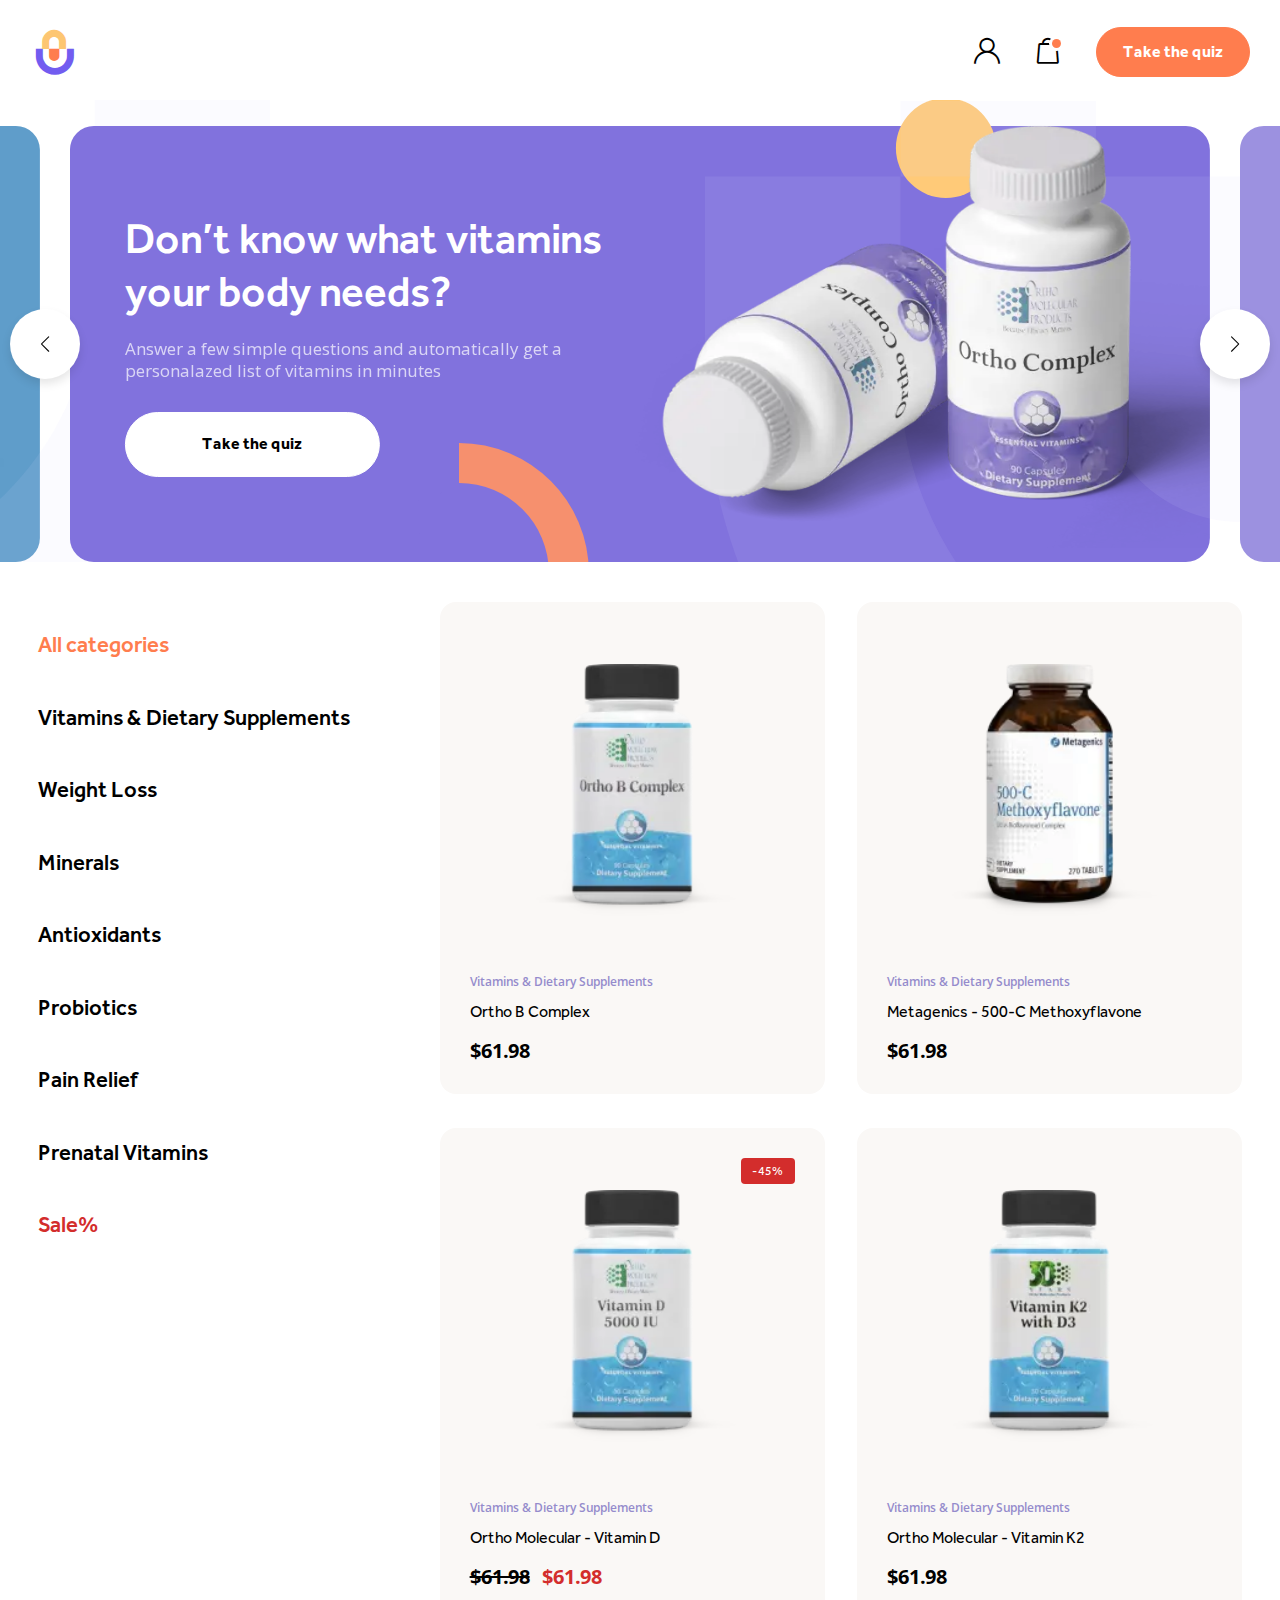
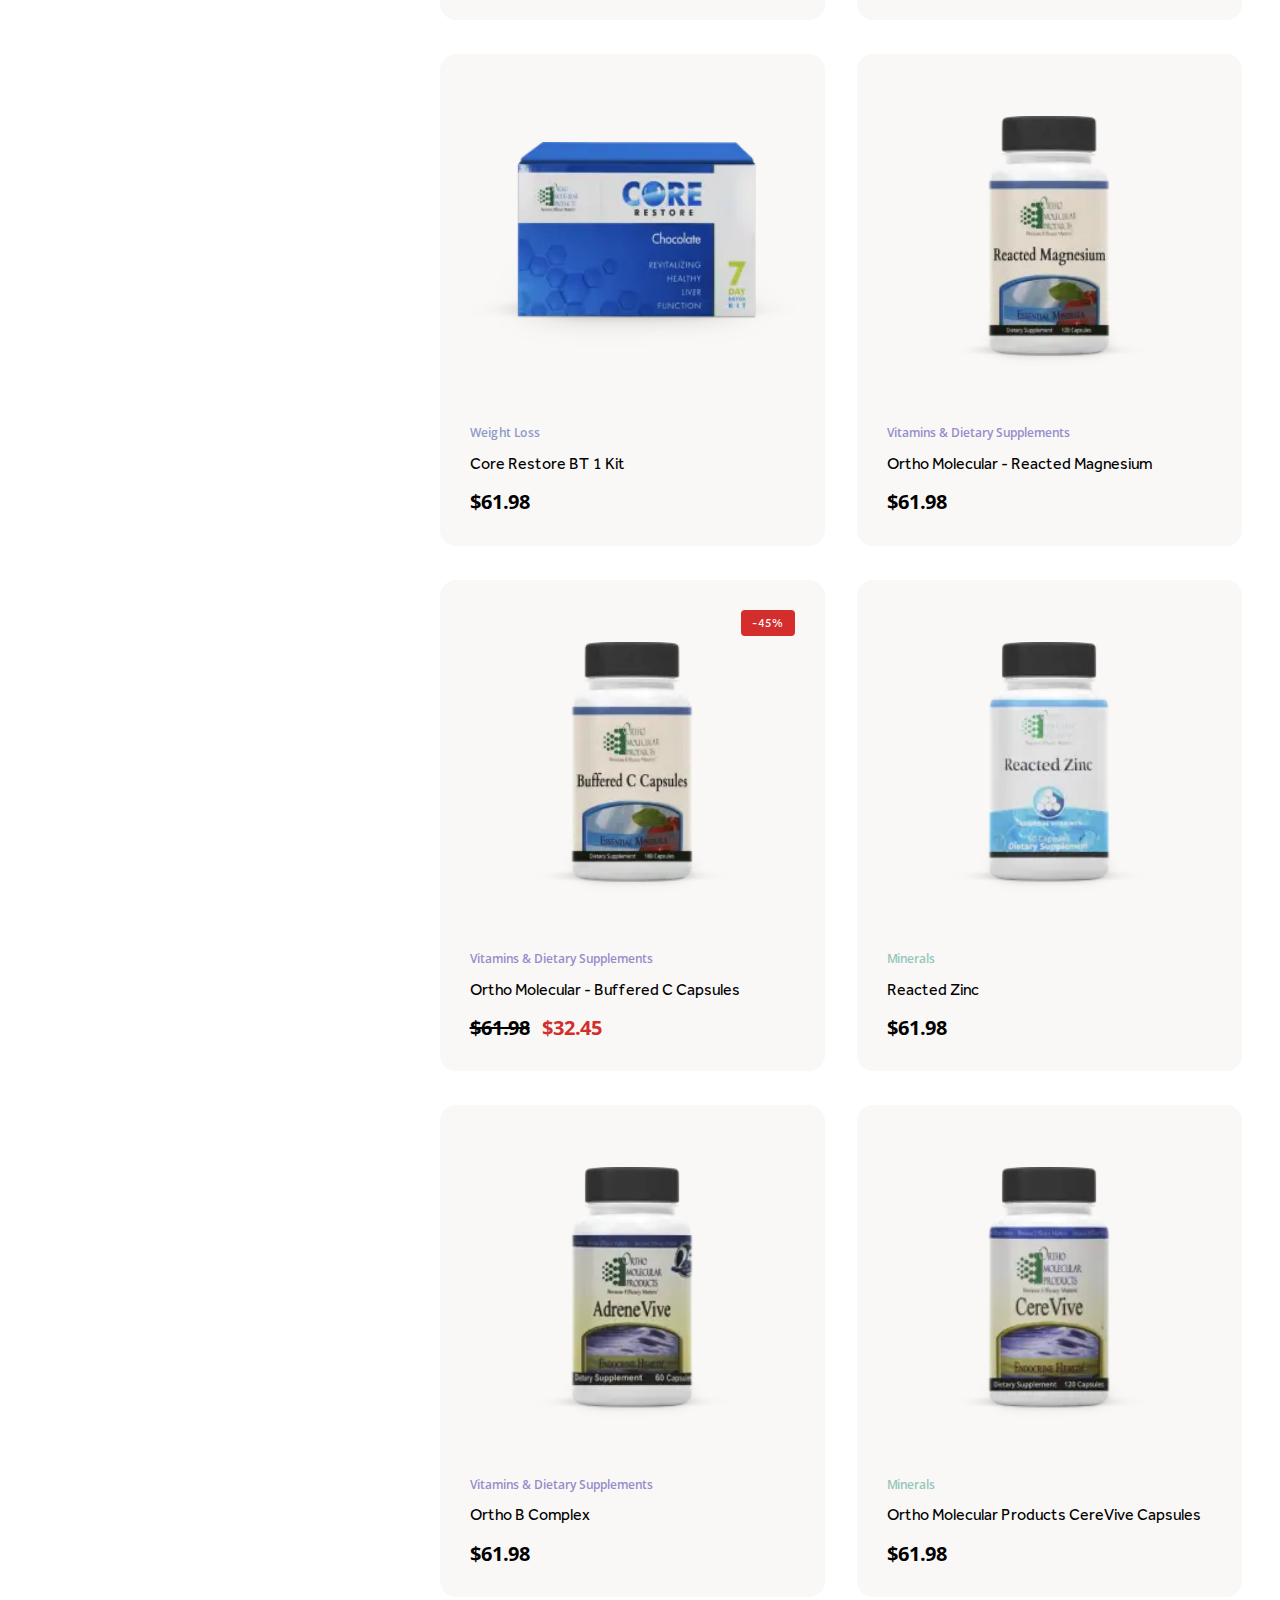
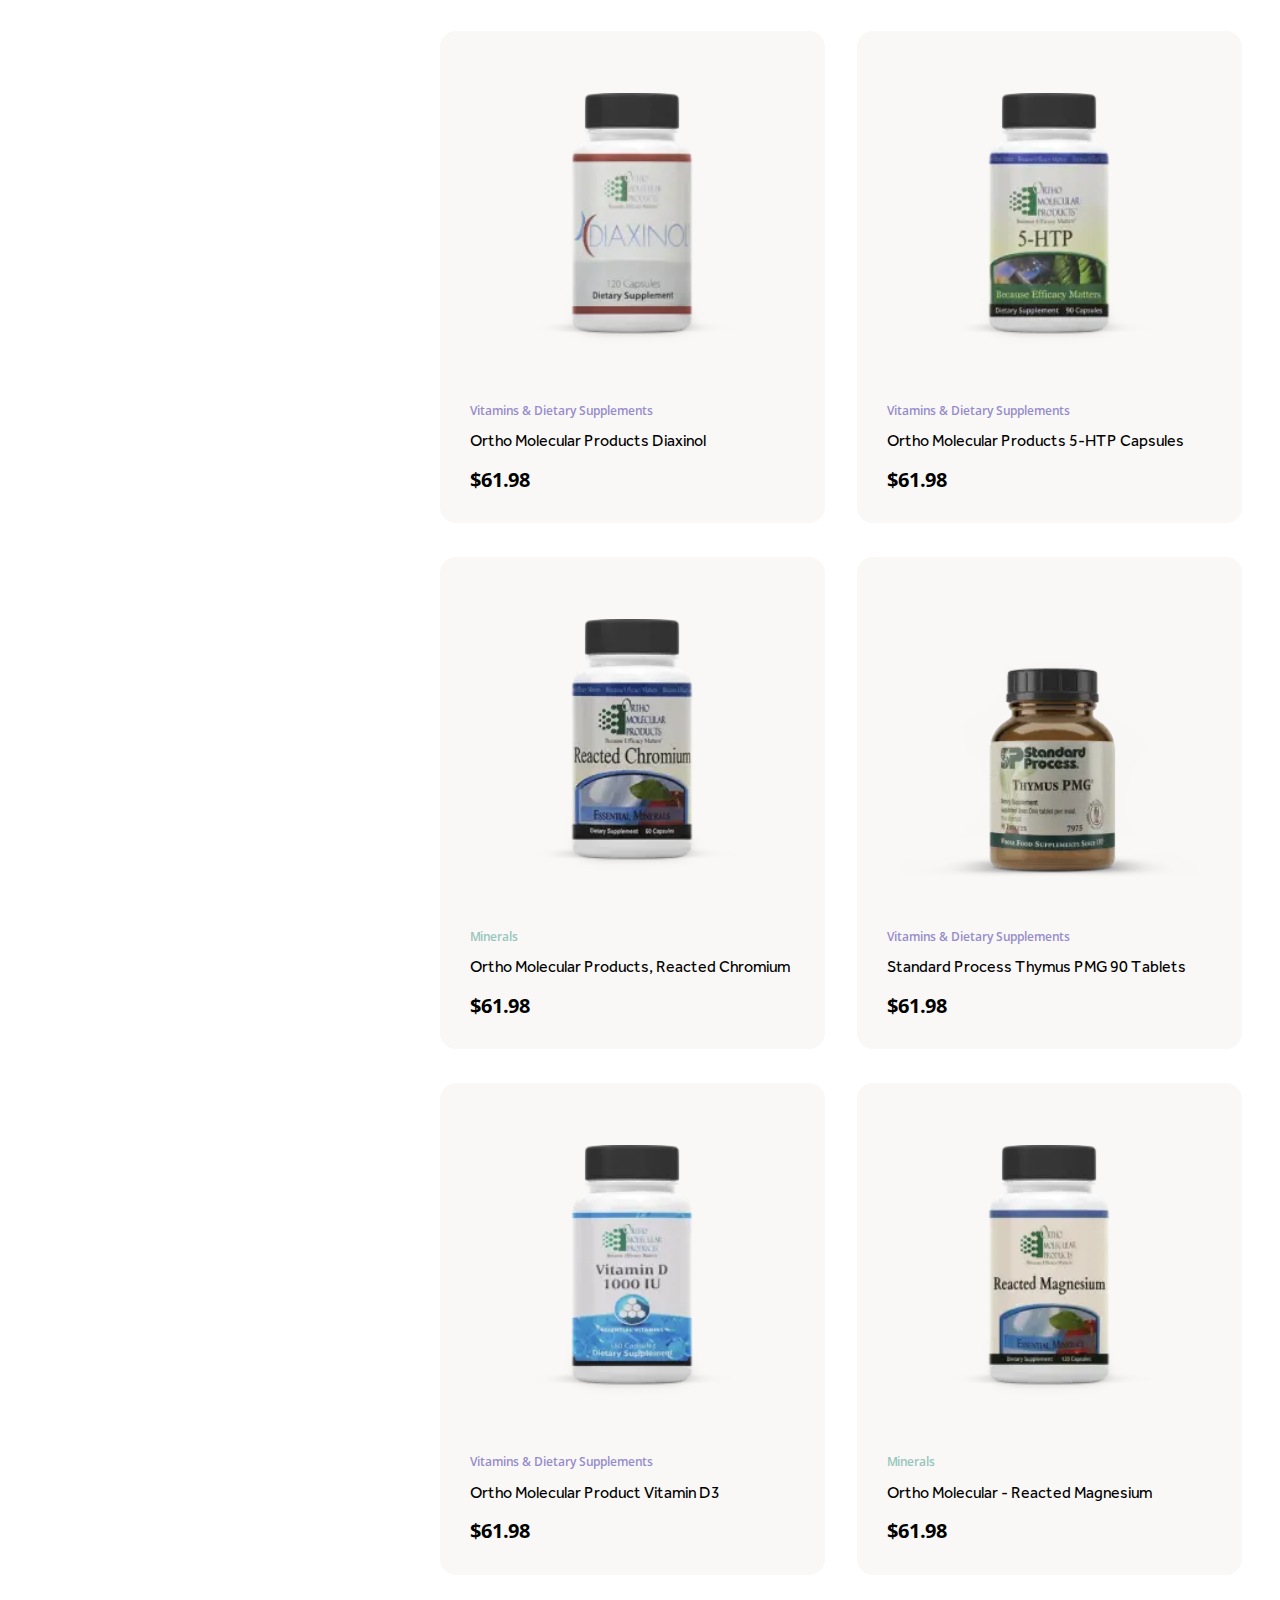
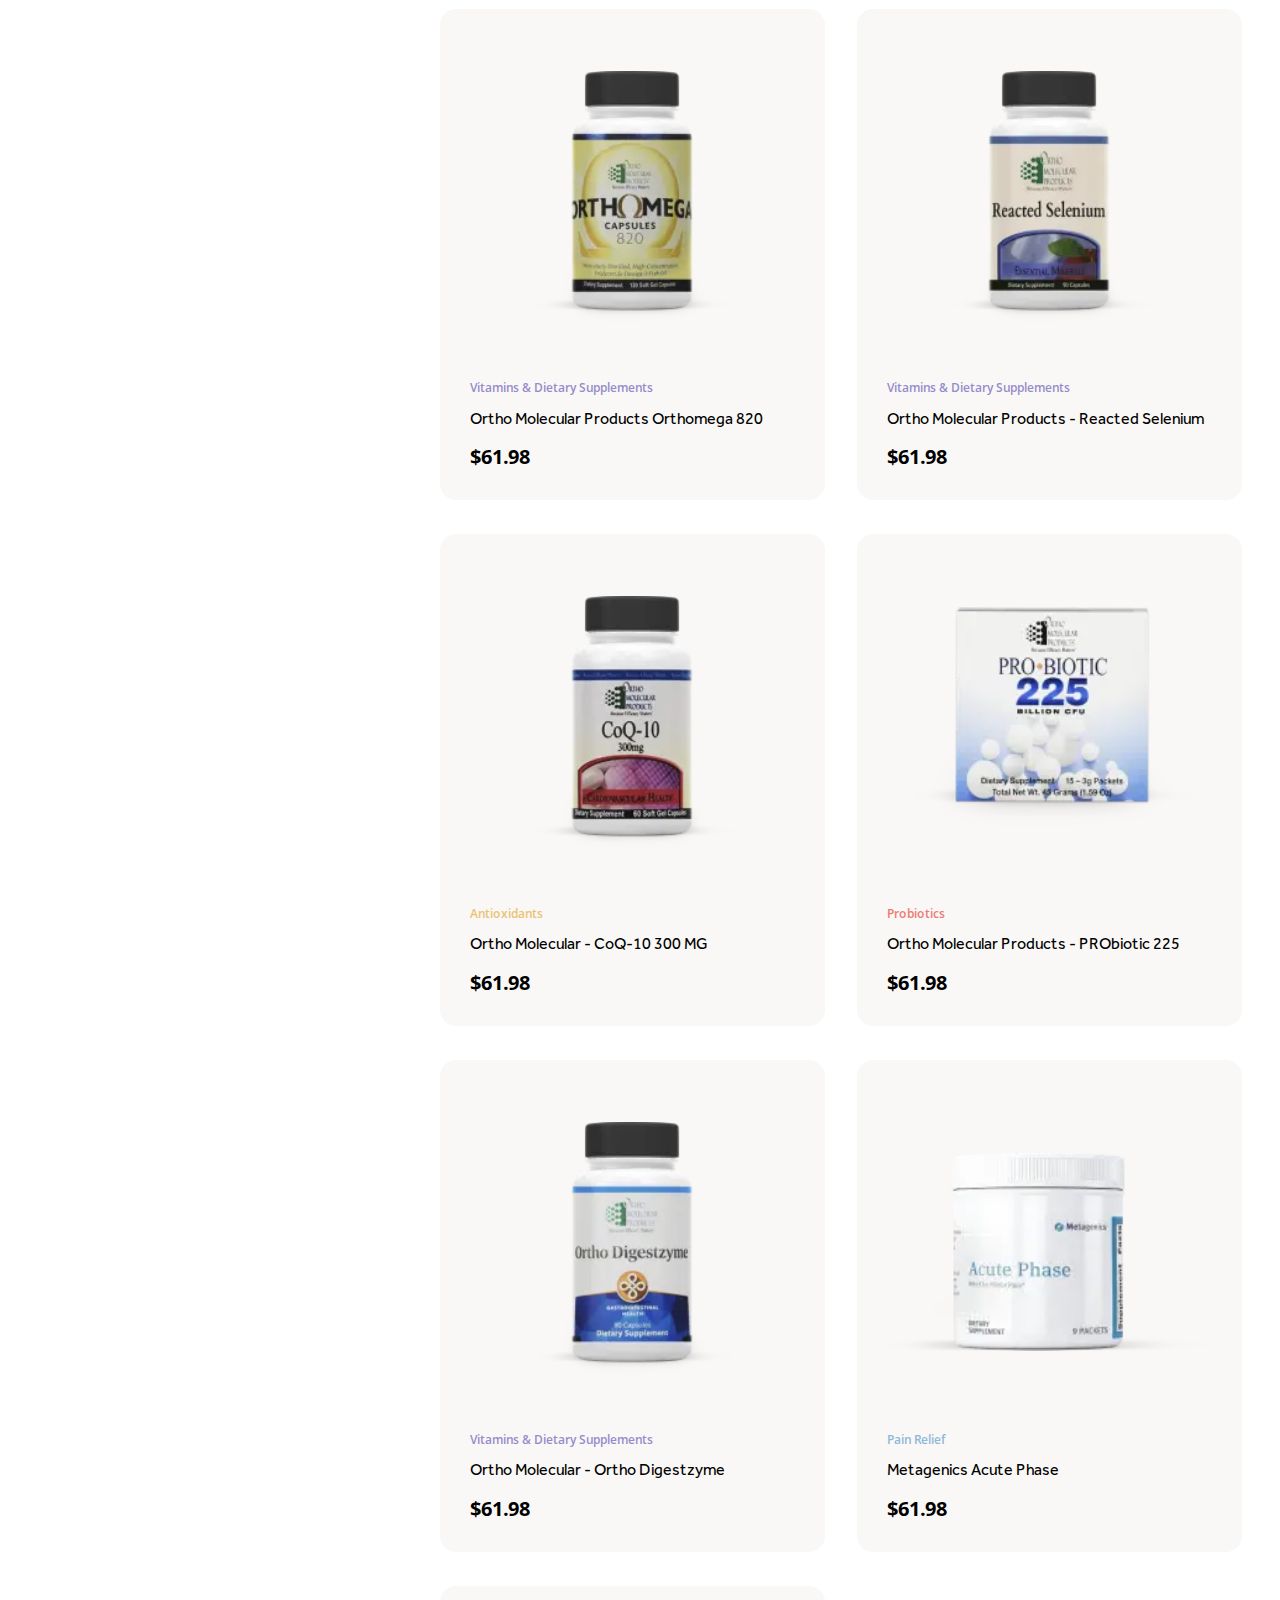
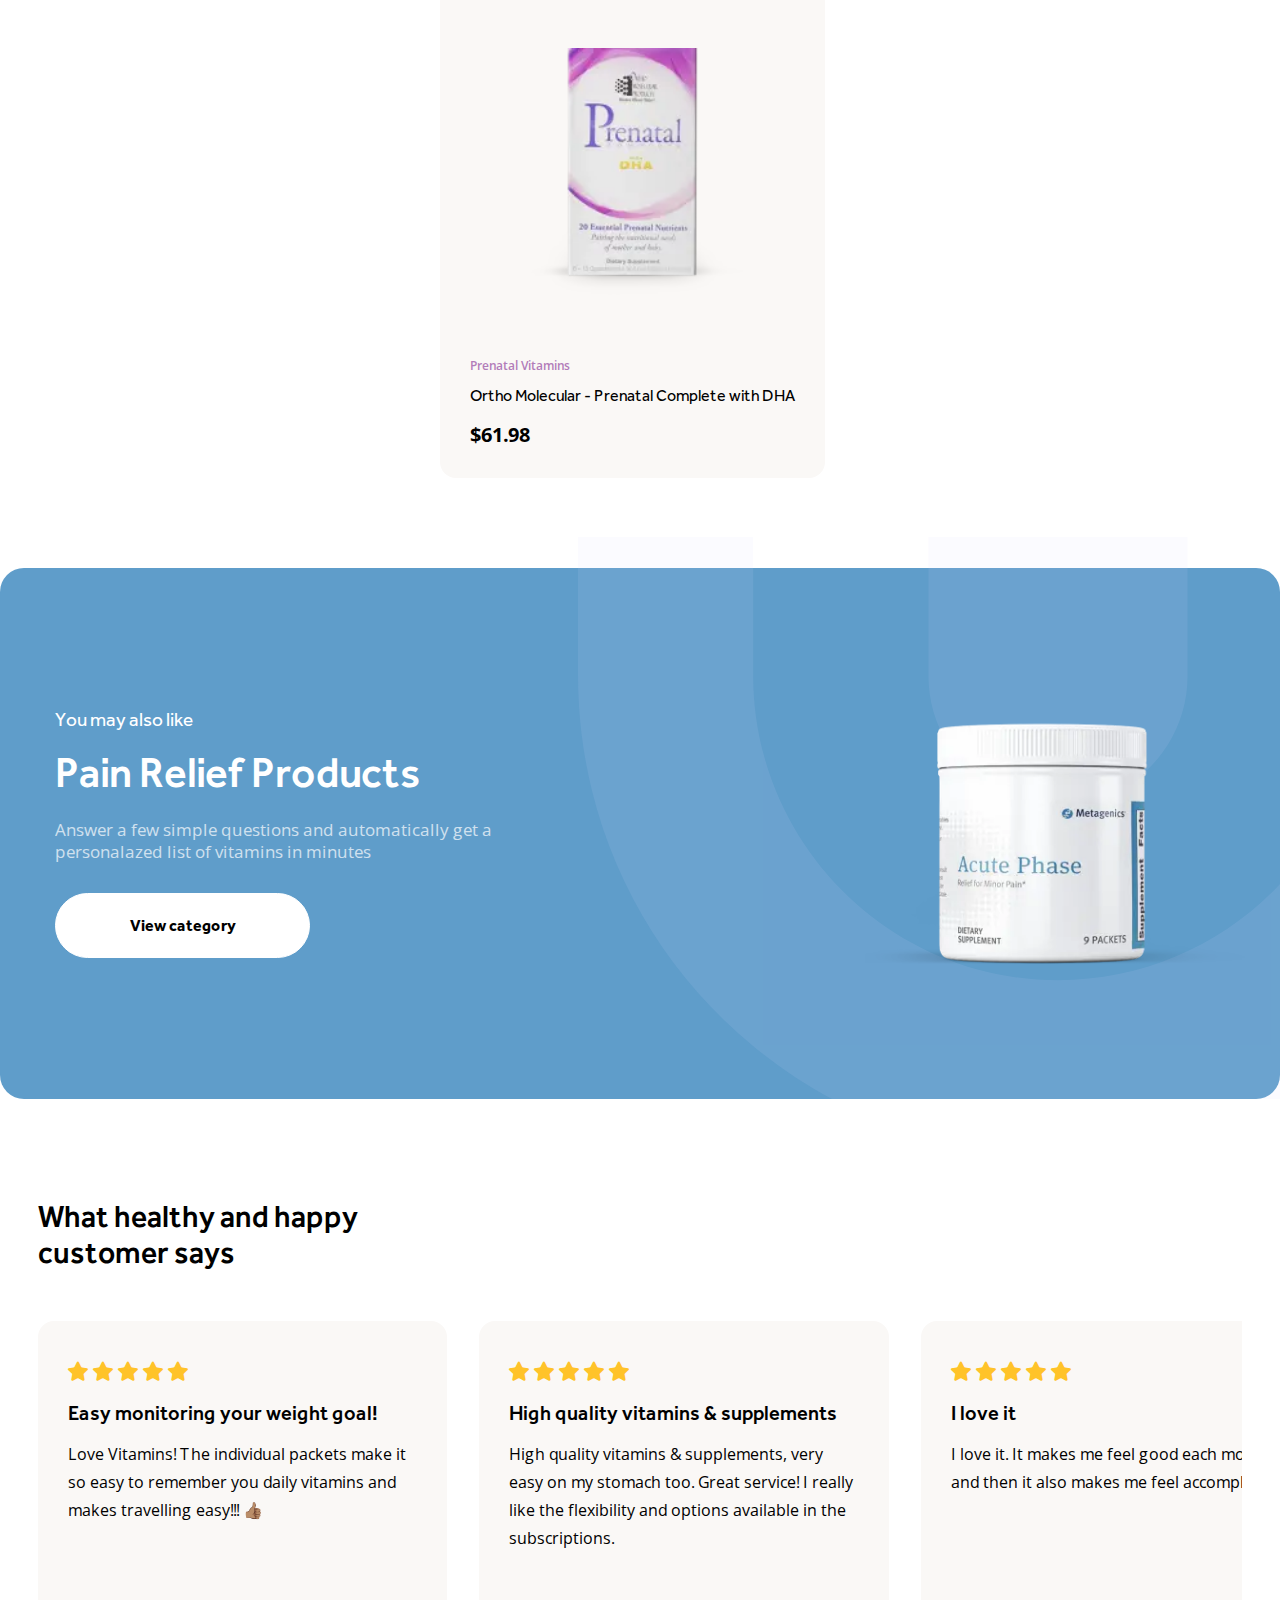
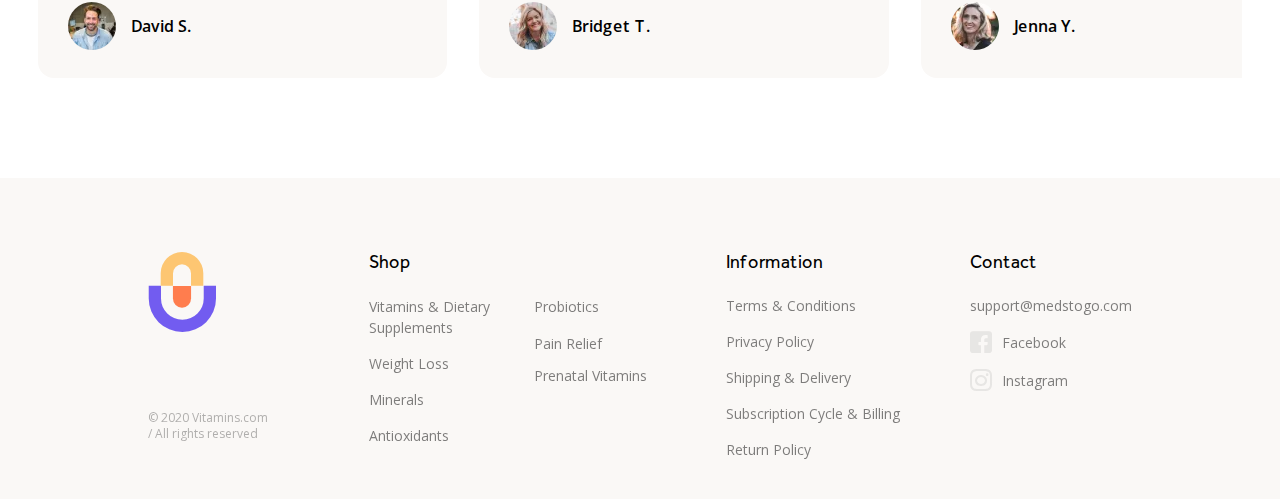
<file: catalog.html>
<!DOCTYPE html>
<html lang="en">

<head>
	<meta charset="UTF-8">
	<meta http-equiv="X-UA-Compatible" content="IE=edge">
	<meta name="viewport" content="width=device-width, initial-scale=1.0">
	<meta name="format-detection" content="telephone=no">
	<link rel="stylesheet" href="./css/catalog.min.css">
	<link rel="shortcut icon" href="img/icons/favicon-l.png">
	<title>Catalog</title>
</head>

<body class="catalog">
	<div class="wrapper">
		<header class="header active-cart">
	<div class="header__container">
		<div class="header__body">
			<div class="header__burger burger">
				<div class="burger__wrapper">
					<span></span>
				</div>
			</div>
			<a class="header__logo" href="index.html"><i class="ic-logo"><span
						class="path1"></span><span class="path2"></span><span
						class="path3"></span></i></a>
			<ul class="header__action header-action">
				<li class="header-action__item">
					<a id="menu-profile" href="profile.html">
						<i class="ic-profile"></i>
					</a>
				</li>
				<li id="cart-circle" class="header-action__item">
					<i class="ic-cart"></i>
				</li>
				<li class="header-action__item"><button class="btn">Take the quiz</button>
				</li>
			</ul>
			<div class="header__aside header-aside header-aside_1">
				<div class="header-aside__body">
					<nav class="header-aside__menu first-menu menu">
						<ul class="first-menu__list menu__list">
							<li id="menu-shop">
								<p class="menu__title">Shop</p>
								<i class="ic-arrow-next"></i>
							</li>
							<li id="menu-information">
								<p class="menu__title">Information</p>
								<i class="ic-arrow-next"></i>
							</li>
							<li id="menu-quiz">
								<p class="menu__title">Take the quiz</p>
							</li>
						</ul>
					</nav>
					<div class="header-aside__content header-aside-content">
						<a href="mailto:support@medstogo.com"
							class="header-aside-content__text">support@medstogo.com</a>
						<h5 class="header-aside-content__copy">© 2020 Vitamins.com / All rights reserved
						</h5>
					</div>
				</div>
			</div>
			<div class="header__aside header-aside header-aside_2">
				<div class="header-aside__body">
					<div class="header-aside__top">
						<i class="ic-arrow-back"></i>
						<a href="catalog.html" class="header-aside__link">Shop</a>
					</div>
					<nav class="header-aside__menu second-menu menu">
						<ul class="second-menu__list menu__list">
							<li class="menu__title">
								<a href="catalog.html">All categories</a>
							</li>
							<li class="menu__title">
								<a href="catalog.html">Vitamins & Dietary Supplements</a>
							</li>
							<li class="menu__title">
								<a href="catalog.html">Weight Loss</a>
							</li>
							<li class="menu__title">
								<a href="catalog.html">Minerals</a>
							</li>
							<li class="menu__title">
								<a href="catalog.html">Antioxidants</a>
							</li>
							<li class="menu__title">
								<a href="catalog.html">Probiotics</a>
							</li>
							<li class="menu__title">
								<a href="catalog.html">Pain Relief</a>
							</li>
							<li class="menu__title">
								<a href="catalog.html">Prenatal Vitamins</a>
							</li>
							<li class="menu__title">
								<a href="catalog.html">Sale%</a>
							</li>
						</ul>
					</nav>
					<div class="header-aside__content header-aside-content">
						<h5 class="header-aside-content__subtitle">Don’t know what vitamins your body
							needs?</h5>
						<p class="header-aside-content__text">
							Answer a few simple questions and automatically
							get a personalazed list of vitamins in minutes
						</p>
						<button class="btn">Take the quiz</button>
					</div>
				</div>
			</div>
			<div class="header__aside header-aside header-aside_3">
				<div class="header-aside__body">
					<div class="header-aside__top">
						<i class="ic-arrow-back"></i>
						<a href="subscriptions.html" class="header-aside__link">Information</a>
					</div>
					<nav class="header-aside__menu third-menu menu">
						<ul class="third-menu__list menu__list">
							<li class="menu__title">
								<a href="subscriptions.html">Subscription Cycle & Billing</a>
							</li>
							<li class="menu__title">
								<a href="subscriptions.html">Terms & Conditions</a>
							</li>
							<li class="menu__title">
								<a href="subscriptions.html">Privacy Policy</a>
							</li>
							<li class="menu__title">
								<a href="subscriptions.html">Shipping & Delivery</a>
							</li>
							<li class="menu__title">
								<a href="subscriptions.html">Return Policy</a>
							</li>
						</ul>
					</nav>
				</div>
			</div>
			<div class="header__aside header-aside header-aside_4">
				<div class="header-aside__body">
					<div class="header-aside__top">
						<i class="ic-arrow-back"></i>
						<a href="profile.html" class="header-aside__link">Profile</a>
					</div>
					<nav class="header-aside__menu second-menu menu">
						<ul class="second-menu__list menu__list">
							<li class="menu__title">
								<a href="profile.html">Subscriptions</a>
							</li>
							<li class="menu__title">
								<a href="profile.html">Orders</a>
							</li>
							<li class="menu__title">
								<a href="profile.html">Account Overview</a>
							</li>
							<li class="menu__title">
								<a href="profile.html">Payment methods</a>
							</li>
							<li class="menu__title">
								<a href="profile.html">Change Password</a>
							</li>
							<li class="menu__title">
								<a href="profile.html">Sign Out</a>
							</li>
						</ul>
					</nav>
				</div>
			</div>
		</div>
	</div>
</header>
		<main class="catalog">
			<section class="quiz">
	<div class="quiz__body">
		<div class="quiz__content">
			<div class="quiz__header">
				<a class="quiz__logo" href="index.html"><i class="ic-logo"><span
							class="path1"></span><span class="path2"></span><span
							class="path3"></span></i></a>
				<p class="quiz__pages">1/9</p>
			</div>
			<div class="quiz__steps">
				<div class="quiz__step quiz__step_1">
					<div class="quiz__left">
						<h3 class="quiz__title">What’s your first name?</h3>
					</div>
					<div class="quiz__right">
						<p class="decor-circle decor-circle_r"></p>
						<svg width="406" height="307" viewBox="0 0 406 307" fill="none"
							xmlns="http://www.w3.org/2000/svg">
							<path d="M377 1.1993e-05C377 85.0519 307.996 154 222.875 154L183 154"
								stroke="#FFCA78" stroke-width="58" />
							<path d="M29 307C29 222.5 97.9481 154 183 154" stroke="#FFCA78"
								stroke-width="58" />
						</svg>
						<div>
							<p><label for="q-inp1">First Name</label></p>
							<div class="quiz__line">
								<div>
									<input type="text" id="q-inp1" value="Alex" />
								</div>
								<div class="quiz__circle">
									<i class="ic-arrow-next"></i>
								</div>
							</div>
						</div>
					</div>
				</div>
				<div class="quiz__step quiz__step_2">
					<div class="quiz__left">
						<h3 class="quiz__title">Do you smoke?</h3>
					</div>
					<div class="quiz__right">
						<p class="decor-circle decor-circle_o"></p>
						<svg width="160" height="160" viewBox="0 0 160 160" fill="none"
							xmlns="http://www.w3.org/2000/svg">
							<path d="M131 2.75517e-05C131 72.3493 72.3493 131 -2.55994e-05 131"
								stroke="#F6906E" stroke-width="58" />
						</svg>
						<div class="quiz__question quiz__question_column">
							<p>Yes</p>
							<p>No</p>
						</div>
					</div>
				</div>
				<div class="quiz__step quiz__step_3">
					<div class="quiz__left">
						<h3 class="quiz__title">What is your eating habits?</h3>
					</div>
					<div class="quiz__right">
						<p class="decor-circle decor-circle_r"></p>
						<svg width="210" height="264" viewBox="0 0 210 264" fill="none"
							xmlns="http://www.w3.org/2000/svg">
							<path
								d="M3.0146e-05 29C99.9636 29 181 109.589 181 209C181 308.411 99.9635 389 -1.3262e-06 389"
								stroke="#FFCA78" stroke-width="58" />
						</svg>
						<div class="quiz__question quiz__question_row">
							<p>Vegan diet</p>
							<p>Vegetarian diet</p>
							<p class="padding30">
								My diet is generally healthy and includes animal
								protein, fish and veggies
							</p>
							<p>My diet includes fast food and soft drinks</p>
						</div>
					</div>
				</div>
				<div class="quiz__step quiz__step_4">
					<div class="quiz__left">
						<h3 class="quiz__title">
							How frequently do you consume alcoholic beverages?
						</h3>
					</div>
					<div class="quiz__right">
						<p class="decor-circle decor-circle_o"></p>
						<svg width="210" height="275" viewBox="0 0 210 275" fill="none"
							xmlns="http://www.w3.org/2000/svg">
							<path
								d="M210 246C110.037 246 29 165.411 29 66C29 -33.4113 110.036 -114 210 -114"
								stroke="#F6906E" stroke-width="58" />
						</svg>
						<div class="quiz__question quiz__question_row">
							<p>≤ 3 times per week</p>
							<p>4 - 7 times per week</p>
							<p>7+ times per week</p>
						</div>
					</div>
				</div>
				<div class="quiz__step quiz__step_5">
					<div class="quiz__left">
						<h3 class="quiz__title">
							How frequently do you have cold/flu symptoms?
						</h3>
					</div>
					<div class="quiz__right">
						<p class="decor-circle decor-circle_r"></p>
						<svg width="200" height="200" viewBox="0 0 200 200" fill="none"
							xmlns="http://www.w3.org/2000/svg">
							<path d="M171 1.36275e-05C171 94.4407 94.4407 171 -1.85116e-05 171"
								stroke="#FFCA78" stroke-width="58" />
						</svg>
						<div class="quiz__question quiz__question_row">
							<p>≤ 2 per year</p>
							<p>3 - 5 times per year</p>
							<p>5+ times per week</p>
						</div>
					</div>
				</div>
				<div class="quiz__step quiz__step_6">
					<div class="quiz__left">
						<h3 class="quiz__title">Describe your stress level</h3>
					</div>
					<div class="quiz__right">
						<p class="decor-circle decor-circle_o"></p>
						<svg width="160" height="160" viewBox="0 0 160 160" fill="none"
							xmlns="http://www.w3.org/2000/svg">
							<path d="M160 131C87.6507 131 29 72.3493 29 -2.55994e-05" stroke="#F6906E"
								stroke-width="58" />
						</svg>
						<div class="quiz__question quiz__question_row">
							<p>I feel calm and relaxed most of the time</p>
							<p>I get nerevous from time to time</p>
							<p>I’m under a lot of stress most of the time</p>
						</div>
					</div>
				</div>
				<div class="quiz__step quiz__step_7">
					<div class="quiz__left">
						<h3 class="quiz__title">
							Have you ever been diagnosted with high blood glucose
							level?
						</h3>
					</div>
					<div class="quiz__right">
						<p class="decor-circle decor-circle_r"></p>
						<svg width="212" height="210" viewBox="0 0 212 210" fill="none"
							xmlns="http://www.w3.org/2000/svg">
							<path
								d="M389 -1.70623e-05C389 99.9635 308.411 181 209 181C109.589 181 29 99.9635 29 -1.3262e-06"
								stroke="#FFCA78" stroke-width="58" />
						</svg>
						<div class="quiz__question quiz__question_column">
							<p>Yes</p>
							<p>No</p>
						</div>
					</div>
				</div>
				<div class="quiz__step quiz__step_8">
					<div class="quiz__left">
						<h3 class="quiz__title">Tell us what you want to focus on</h3>
					</div>
					<div class="quiz__right">
						<p class="decor-circle decor-circle_o"></p>
						<svg width="171" height="171" viewBox="0 0 171 171" fill="none"
							xmlns="http://www.w3.org/2000/svg">
							<path d="M142 9.8533e-06C142 78.4244 78.4244 142 -1.79237e-05 142"
								stroke="#F6906E" stroke-width="58" />
						</svg>
						<div class="quiz__question quiz__question_grid">
							<div>
								<p>Weight managment</p>
							</div>
							<div>
								<p>Stress relief</p>
							</div>
							<div>
								<p>Immune boost</p>
							</div>
							<div>
								<p>Need to solve a sprcific problem</p>
							</div>
							<div>
								<p>I need a bassic kit for a daily intake</p>
							</div>
							<div>
								<p>All in one</p>
							</div>
						</div>
					</div>
				</div>
				<div class="quiz__step quiz__step_9">
					<div class="quiz__left">
						<h3 class="quiz__title">What’s your email address?</h3>
					</div>
					<div class="quiz__right">
						<p class="decor-circle decor-circle_r"></p>
						<svg width="406" height="307" viewBox="0 0 406 307" fill="none"
							xmlns="http://www.w3.org/2000/svg">
							<path d="M377 1.1993e-05C377 85.0519 307.996 154 222.875 154L183 154"
								stroke="#FFCA78" stroke-width="58" />
							<path d="M29 307C29 222.5 97.9481 154 183 154" stroke="#FFCA78"
								stroke-width="58" />
						</svg>
						<div>
							<p><label for="quiz-email">Email</label></p>
							<div class="quiz__line">
								<div><input id="quiz-email" type="text" value="Alex" /></div>
								<div class="quiz__circle">
									<i class="ic-arrow-next"></i>
								</div>
							</div>
						</div>
					</div>
				</div>
			</div>
			<div class="quiz__footer">
				<div>
					<i class="ic-arrow-back"></i>
					<p class="quiz__back">Back</p>
				</div>
			</div>
		</div>
	</div>
</section>
			<div class="cart">
	<div class="cart__wrapper">
		<div class="cart__body">
			<div class="cart__top">
				<div class="cart__title">Cart</div>
				<div class="cart__close-icon">
					<div class="icon-wrapper"><span></span></div>
				</div>
			</div>
			<div class="cart__fix">
				<div class="cart__items">
					<!-- 'modify': 'empty', -->
					<div class="cart-item ">
	<div class="cart-item__left cart-item__left_pink">
		<div class='cart-item__image image hv '>
			<picture>
				<source type='image/webp' srcset='img/gallery/23.webp'>
				<img src='img/gallery/23.png' alt='product image'>
			</picture>
		</div>
	</div>
	<div class="cart-item__body item-body">
		<div class="item-body__top">
			<h4 class="item-body__title">Ortho Molecular Products CereVive Capsules</h4>
			<div class="item-body__close-icon">
				<div class="item-body__icon-wrapper"><span></span></div>
			</div>
		</div>
		<div class="item-body__center">
			<div class="item-body__buttons">
				<span></span>
				<p class="item-body__num">1</p>
				<span></span>
			</div>
			<div class="item-body__price item-body__price_discount">
				<p class="item-body__summ item-body__summ_full-price">$125.00</p>
				<p class="item-body__summ item-body__summ_discount-price">$84.00</p>
			</div>
		</div>
		<div class="item-body__bottom">
			<div class="item-body__content">
				<div class="item-body__ok-icon">
					<svg width="12" height="9" viewBox="0 0 12 9" fill="none"
						xmlns="http://www.w3.org/2000/svg">
						<path d="M1.5 4L4.5 7L10.5 1" stroke="white" stroke-width="2" />
					</svg>
				</div>
				<p class="item-body__text">Deliver every</p>
				<p class="item-body__text item-body__text_b"><span>30</span><i
						class="ic-arrow-down"></i></p>
				<p class="item-body__text">days</p>
			</div>
		</div>
	</div>
</div>
					<div class="cart-item ">
	<div class="cart-item__left cart-item__left_purple">
		<div class='cart-item__image image hv '>
			<picture>
				<source type='image/webp' srcset='img/gallery/02.webp'>
				<img src='img/gallery/02.png' alt='product image'>
			</picture>
		</div>
	</div>
	<div class="cart-item__body item-body">
		<div class="item-body__top">
			<h4 class="item-body__title">Standard Process Thymus PMG 90 Tablets</h4>
			<div class="item-body__close-icon">
				<div class="item-body__icon-wrapper"><span></span></div>
			</div>
		</div>
		<div class="item-body__center">
			<div class="item-body__buttons">
				<span></span>
				<p class="item-body__num">1</p>
				<span></span>
			</div>
			<div class="item-body__price ">
				<p class="item-body__summ item-body__summ_full-price">$84.00</p>
				<p class="item-body__summ item-body__summ_discount-price">@@discountPrice</p>
			</div>
		</div>
		<div class="item-body__bottom">
			<div class="item-body__content">
				<div class="item-body__ok-icon">
					<svg width="12" height="9" viewBox="0 0 12 9" fill="none"
						xmlns="http://www.w3.org/2000/svg">
						<path d="M1.5 4L4.5 7L10.5 1" stroke="white" stroke-width="2" />
					</svg>
				</div>
				<p class="item-body__text">Deliver every</p>
				<p class="item-body__text item-body__text_b"><span>30</span><i
						class="ic-arrow-down"></i></p>
				<p class="item-body__text">days</p>
			</div>
		</div>
	</div>
</div>
					<div class="cart-item ">
	<div class="cart-item__left cart-item__left_pink">
		<div class='cart-item__image image hv '>
			<picture>
				<source type='image/webp' srcset='img/gallery/23.webp'>
				<img src='img/gallery/23.png' alt='product image'>
			</picture>
		</div>
	</div>
	<div class="cart-item__body item-body">
		<div class="item-body__top">
			<h4 class="item-body__title">Ortho Molecular Products CereVive Capsules</h4>
			<div class="item-body__close-icon">
				<div class="item-body__icon-wrapper"><span></span></div>
			</div>
		</div>
		<div class="item-body__center">
			<div class="item-body__buttons">
				<span></span>
				<p class="item-body__num">1</p>
				<span></span>
			</div>
			<div class="item-body__price item-body__price_discount">
				<p class="item-body__summ item-body__summ_full-price">$125.00</p>
				<p class="item-body__summ item-body__summ_discount-price">$84.00</p>
			</div>
		</div>
		<div class="item-body__bottom">
			<div class="item-body__content">
				<div class="item-body__ok-icon">
					<svg width="12" height="9" viewBox="0 0 12 9" fill="none"
						xmlns="http://www.w3.org/2000/svg">
						<path d="M1.5 4L4.5 7L10.5 1" stroke="white" stroke-width="2" />
					</svg>
				</div>
				<p class="item-body__text">Deliver every</p>
				<p class="item-body__text item-body__text_b"><span>30</span><i
						class="ic-arrow-down"></i></p>
				<p class="item-body__text">days</p>
			</div>
		</div>
	</div>
</div>
					<div class="cart-item ">
	<div class="cart-item__left cart-item__left_purple">
		<div class='cart-item__image image hv '>
			<picture>
				<source type='image/webp' srcset='img/gallery/21.webp'>
				<img src='img/gallery/21.png' alt='product image'>
			</picture>
		</div>
	</div>
	<div class="cart-item__body item-body">
		<div class="item-body__top">
			<h4 class="item-body__title">Ortho Molecular Products CereVive Capsules</h4>
			<div class="item-body__close-icon">
				<div class="item-body__icon-wrapper"><span></span></div>
			</div>
		</div>
		<div class="item-body__center">
			<div class="item-body__buttons">
				<span></span>
				<p class="item-body__num">1</p>
				<span></span>
			</div>
			<div class="item-body__price item-body__price_discount">
				<p class="item-body__summ item-body__summ_full-price">$125.00</p>
				<p class="item-body__summ item-body__summ_discount-price">$84.00</p>
			</div>
		</div>
		<div class="item-body__bottom">
			<div class="item-body__content">
				<div class="item-body__ok-icon">
					<svg width="12" height="9" viewBox="0 0 12 9" fill="none"
						xmlns="http://www.w3.org/2000/svg">
						<path d="M1.5 4L4.5 7L10.5 1" stroke="white" stroke-width="2" />
					</svg>
				</div>
				<p class="item-body__text">Deliver every</p>
				<p class="item-body__text item-body__text_b"><span>30</span><i
						class="ic-arrow-down"></i></p>
				<p class="item-body__text">days</p>
			</div>
		</div>
	</div>
</div>
					<div class="cart-item ">
	<div class="cart-item__left cart-item__left_pink">
		<div class='cart-item__image image hv '>
			<picture>
				<source type='image/webp' srcset='img/gallery/22.webp'>
				<img src='img/gallery/22.png' alt='product image'>
			</picture>
		</div>
	</div>
	<div class="cart-item__body item-body">
		<div class="item-body__top">
			<h4 class="item-body__title">Ortho Molecular Products CereVive Capsules</h4>
			<div class="item-body__close-icon">
				<div class="item-body__icon-wrapper"><span></span></div>
			</div>
		</div>
		<div class="item-body__center">
			<div class="item-body__buttons">
				<span></span>
				<p class="item-body__num">1</p>
				<span></span>
			</div>
			<div class="item-body__price item-body__price_discount">
				<p class="item-body__summ item-body__summ_full-price">$125.00</p>
				<p class="item-body__summ item-body__summ_discount-price">$84.00</p>
			</div>
		</div>
		<div class="item-body__bottom">
			<div class="item-body__content">
				<div class="item-body__ok-icon">
					<svg width="12" height="9" viewBox="0 0 12 9" fill="none"
						xmlns="http://www.w3.org/2000/svg">
						<path d="M1.5 4L4.5 7L10.5 1" stroke="white" stroke-width="2" />
					</svg>
				</div>
				<p class="item-body__text">Deliver every</p>
				<p class="item-body__text item-body__text_b"><span>30</span><i
						class="ic-arrow-down"></i></p>
				<p class="item-body__text">days</p>
			</div>
		</div>
	</div>
</div>
					<!-- 'disabled': 'disabled' -->
				</div>
			</div>
			<div class="cart__empty">
				<p class="cart__empty-text">Your cart is empty</p>
				<svg width="200" height="238" viewBox="0 0 200 238" fill="none"
					xmlns="http://www.w3.org/2000/svg">
					<path
						d="M100 36.5031C85.1095 36.5031 72.9927 48.6221 72.9927 63.5153V100.748H36.4963V63.5153C36.4963 28.4724 64.9635 0 100 0C135.036 0 163.504 28.4724 163.504 63.5153V100.748H127.007V63.5153C127.007 48.6221 114.891 36.5031 100 36.5031Z"
						fill="#FAF8F6" />
					<path
						d="M127.007 100.748H72.9927V137.982C72.9927 152.875 85.1095 164.994 100 164.994C114.891 164.994 127.007 152.875 127.007 137.982V100.748Z"
						fill="#FAF8F6" />
					<path
						d="M163.504 100.748H200V137.982C200 193.174 155.182 238 100 238C44.8175 238 0 193.174 0 137.982V100.748H36.4963V137.982C36.4963 173.025 64.9635 201.497 100 201.497C135.036 201.497 163.504 173.025 163.504 137.982V100.748Z"
						fill="#FAF8F6" />
				</svg>

			</div>
			<div class="cart__bottom">
				<div class="cart__bottom__btn btn">
					<p>Check Out</p>
					<span>•</span>
					<p>$156.58</p>
				</div>
				<p class="cart__disabled-text">Minimum order amount is $700</p>

			</div>

		</div>
	</div>

</div>
			<section class="banner">
	<div class="banner__slider swiper">
		<div class="swiper-wrapper">
			<div class="swiper-slide banner__slide banner__slide_1">
				<div class="banner__slide-body">
					<div class="decor-circle decor-circle_o"></div>
					<svg width="320" height="180" viewBox="0 0 320 180" fill="none"
						xmlns="http://www.w3.org/2000/svg">
						<g opacity="0.1">
							<path
								d="M58.4138 -98.917C58.4138 -154.687 103.953 -200 160.001 -200C216.049 -200 261.588 -154.687 261.588 -98.917V-39.6615H203.205V-98.917C203.205 -122.619 183.822 -141.906 160.001 -141.906C136.181 -141.906 116.797 -122.619 116.797 -98.917V-39.6615H58.4138V-98.917Z"
								fill="#DAD3FF" />
							<path
								d="M261.606 -39.6615V19.9276C261.606 76.0114 216.058 121.579 160 121.579C103.942 121.579 58.3942 76.0114 58.3942 19.9276V-39.6615H0V19.9276C0 108.259 71.708 180 160 180C248.292 180 320 108.259 320 19.9276V-39.6615H261.606Z"
								fill="#DAD3FF" />
							<path
								d="M116.825 -39.6615H203.174V20.1244C203.174 44.0387 183.804 63.4984 159.999 63.4984C136.195 63.4984 116.825 44.0387 116.825 20.1244V-39.6615Z"
								fill="#DAD3FF" />
						</g>
					</svg>
					<svg width="130" height="130" viewBox="0 0 130 130" fill="none"
						xmlns="http://www.w3.org/2000/svg">
						<path d="M7.93926e-06 20C60.7513 20 110 69.2487 110 130" stroke="#F6906E"
							stroke-width="40" />
					</svg>


					<div class="banner__content">
						<h4 class="banner__sublabel">Sublabel</h4>
						<h2 class="banner__title">Don’t know what vitamins your body needs?</h2>
						<p class="banner__text">Answer a few simple questions and automatically
							get a personalazed list of vitamins in minutes</p>
						<button class="btn">Take the quiz</button>
					</div>
					<div class="banner__images">
						<div class="banner__image">
							<picture>
								<source type='image/webp' srcset='img/gallery/banner_01.webp'
									media="(min-width: 1000px)">
								<source type='image/webp' srcset='img/gallery/banner_01-mobile.webp'
									media="(min-width: 320px)">
								<img src='img/gallery/banner_01.jpg' alt='banner image'>
							</picture>
						</div>
					</div>
				</div>
			</div>
			<div class="swiper-slide banner__slide banner__slide_2">
				<div class="banner__slide-body">
					<svg width="320" height="220" viewBox="0 0 320 220" fill="none"
						xmlns="http://www.w3.org/2000/svg">
						<g opacity="0.1">
							<path
								d="M58.4138 -58.917C58.4138 -114.687 103.953 -160 160.001 -160C216.049 -160 261.588 -114.687 261.588 -58.917V0.338547H203.205V-58.917C203.205 -82.6192 183.822 -101.906 160.001 -101.906C136.181 -101.906 116.797 -82.6192 116.797 -58.917V0.338547H58.4138V-58.917Z"
								fill="#DAD3FF" />
							<path
								d="M261.606 0.338547V59.9276C261.606 116.011 216.058 161.579 160 161.579C103.942 161.579 58.3942 116.011 58.3942 59.9276V0.338547H0V59.9276C0 148.259 71.708 220 160 220C248.292 220 320 148.259 320 59.9276V0.338547H261.606Z"
								fill="#DAD3FF" />
							<path
								d="M116.825 0.338547H203.174V60.1244C203.174 84.0387 183.804 103.498 159.999 103.498C136.195 103.498 116.825 84.0387 116.825 60.1244V0.338547Z"
								fill="#DAD3FF" />
						</g>
					</svg>

					<div class="banner__content">
						<h4 class="banner__sublabel">You may also like</h4>
						<h2 class="banner__title">Vitamins & Dietary Supplements</h2>
						<p class="banner__text">Answer a few simple questions and automatically get a
							personalazed list of vitamins in minutes</p>
						<button class="btn">View category</button>
					</div>
					<div class="banner__images">
						<div class="banner__image">
							<picture>
								<source type='image/webp' srcset='img/gallery/banner_02.webp'>
								<img src='img/gallery/banner_02.jpg' alt='banner image'>
							</picture>
						</div>
					</div>
				</div>
			</div>
			<div class="swiper-slide banner__slide banner__slide_3">
				<div class="banner__slide-body">
					<svg width="320" height="220" viewBox="0 0 320 220" fill="none"
						xmlns="http://www.w3.org/2000/svg">
						<g opacity="0.1">
							<path
								d="M58.4138 -58.917C58.4138 -114.687 103.953 -160 160.001 -160C216.049 -160 261.588 -114.687 261.588 -58.917V0.338547H203.205V-58.917C203.205 -82.6192 183.822 -101.906 160.001 -101.906C136.181 -101.906 116.797 -82.6192 116.797 -58.917V0.338547H58.4138V-58.917Z"
								fill="#DAD3FF" />
							<path
								d="M261.606 0.338547V59.9276C261.606 116.011 216.058 161.579 160 161.579C103.942 161.579 58.3942 116.011 58.3942 59.9276V0.338547H0V59.9276C0 148.259 71.708 220 160 220C248.292 220 320 148.259 320 59.9276V0.338547H261.606Z"
								fill="#DAD3FF" />
							<path
								d="M116.825 0.338547H203.174V60.1244C203.174 84.0387 183.804 103.498 159.999 103.498C136.195 103.498 116.825 84.0387 116.825 60.1244V0.338547Z"
								fill="#DAD3FF" />
						</g>
					</svg>

					<div class="banner__content">
						<h4 class="banner__sublabel">You may also like</h4>
						<h2 class="banner__title">Pain Relief Products</h2>
						<p class="banner__text">Answer a few simple questions and automatically get a
							personalazed list of vitamins in minutes</p>
						<button class="btn">View category</button>
					</div>
					<div class="banner__images">
						<div class="banner__image">
							<picture>
								<source type='image/webp' srcset='img/gallery/banner_03.webp'>
								<img src='img/gallery/banner_03.jpg' alt='banner image'>
							</picture>
						</div>
					</div>
				</div>
			</div>
		</div>
		<div class="swiper-pagination"></div>
		<div class="swiper-button-prev"></div>
		<div class="swiper-button-next"></div>
	</div>
</section>
			<div class="catalog__body">
				<aside class="catalog__menu">
					<ul class="catalog__list">
						<li class="active">
							<p>All categories</p>
							<i class="ic-arrow-orange-down"></i>
						</li>
						<li>Vitamins & Dietary Supplements</li>
						<li>Weight Loss</li>
						<li>Minerals</li>
						<li>Antioxidants</li>
						<li>Probiotics</li>
						<li>Pain Relief</li>
						<li>Prenatal Vitamins</li>
						<li>Sale%</li>
					</ul>
				</aside>
				<section class="products">
					<div class="products__body">
						<div class="card-item ">
	<p class="card-item__decor-discount"></p>
	<div class="card-item__image">
		<picture>
			<source type='image/webp' srcset='img/gallery/01.webp'>
			<img src='img/gallery/01.png' alt='product image'>
		</picture>
	</div>
	<div class="card-item__body">
		<h4 class="card-item__label card-item__label_purple">Vitamins & Dietary Supplements</h4>
		<h3 class="card-item__title">Ortho B Complex</h3>
		<div class="card-item__summ">
			<p class="card-item__full-price">$61.98</p>
			<p class="card-item__discount-price"></p>
		</div>
	</div>
</div><div class="card-item ">
	<p class="card-item__decor-discount"></p>
	<div class="card-item__image">
		<picture>
			<source type='image/webp' srcset='img/gallery/02.webp'>
			<img src='img/gallery/02.png' alt='product image'>
		</picture>
	</div>
	<div class="card-item__body">
		<h4 class="card-item__label card-item__label_purple">Vitamins & Dietary Supplements</h4>
		<h3 class="card-item__title">Metagenics - 500-C Methoxyflavone</h3>
		<div class="card-item__summ">
			<p class="card-item__full-price">$61.98</p>
			<p class="card-item__discount-price"></p>
		</div>
	</div>
</div><div class="card-item card-item_discount">
	<p class="card-item__decor-discount">-45%</p>
	<div class="card-item__image">
		<picture>
			<source type='image/webp' srcset='img/gallery/03.webp'>
			<img src='img/gallery/03.png' alt='product image'>
		</picture>
	</div>
	<div class="card-item__body">
		<h4 class="card-item__label card-item__label_purple">Vitamins & Dietary Supplements</h4>
		<h3 class="card-item__title">Ortho Molecular - Vitamin D</h3>
		<div class="card-item__summ">
			<p class="card-item__full-price">$61.98</p>
			<p class="card-item__discount-price">$61.98</p>
		</div>
	</div>
</div><div class="card-item ">
	<p class="card-item__decor-discount"></p>
	<div class="card-item__image">
		<picture>
			<source type='image/webp' srcset='img/gallery/04.webp'>
			<img src='img/gallery/04.png' alt='product image'>
		</picture>
	</div>
	<div class="card-item__body">
		<h4 class="card-item__label card-item__label_purple">Vitamins & Dietary Supplements</h4>
		<h3 class="card-item__title">Ortho Molecular - Vitamin K2</h3>
		<div class="card-item__summ">
			<p class="card-item__full-price">$61.98</p>
			<p class="card-item__discount-price"></p>
		</div>
	</div>
</div><div class="card-item ">
	<p class="card-item__decor-discount"></p>
	<div class="card-item__image">
		<picture>
			<source type='image/webp' srcset='img/gallery/09.webp'>
			<img src='img/gallery/09.png' alt='product image'>
		</picture>
	</div>
	<div class="card-item__body">
		<h4 class="card-item__label card-item__label_purple">Vitamins & Dietary Supplements</h4>
		<h3 class="card-item__title">Ortho B Complex</h3>
		<div class="card-item__summ">
			<p class="card-item__full-price">$61.98</p>
			<p class="card-item__discount-price"></p>
		</div>
	</div>
</div><div class="card-item ">
	<p class="card-item__decor-discount"></p>
	<div class="card-item__image">
		<picture>
			<source type='image/webp' srcset='img/gallery/05.webp'>
			<img src='img/gallery/05.png' alt='product image'>
		</picture>
	</div>
	<div class="card-item__body">
		<h4 class="card-item__label card-item__label_green-label">Weight Loss</h4>
		<h3 class="card-item__title">Core Restore BT 1 Kit</h3>
		<div class="card-item__summ">
			<p class="card-item__full-price">$61.98</p>
			<p class="card-item__discount-price"></p>
		</div>
	</div>
</div><div class="card-item ">
	<p class="card-item__decor-discount"></p>
	<div class="card-item__image">
		<picture>
			<source type='image/webp' srcset='img/gallery/06.webp'>
			<img src='img/gallery/06.png' alt='product image'>
		</picture>
	</div>
	<div class="card-item__body">
		<h4 class="card-item__label card-item__label_purple">Vitamins & Dietary Supplements</h4>
		<h3 class="card-item__title">Ortho Molecular - Reacted Magnesium</h3>
		<div class="card-item__summ">
			<p class="card-item__full-price">$61.98</p>
			<p class="card-item__discount-price"></p>
		</div>
	</div>
</div><div class="card-item card-item_discount">
	<p class="card-item__decor-discount">-45%</p>
	<div class="card-item__image">
		<picture>
			<source type='image/webp' srcset='img/gallery/07.webp'>
			<img src='img/gallery/07.png' alt='product image'>
		</picture>
	</div>
	<div class="card-item__body">
		<h4 class="card-item__label card-item__label_purple">Vitamins & Dietary Supplements</h4>
		<h3 class="card-item__title">Ortho Molecular - Buffered C Capsules</h3>
		<div class="card-item__summ">
			<p class="card-item__full-price">$61.98</p>
			<p class="card-item__discount-price">$32.45</p>
		</div>
	</div>
</div><div class="card-item ">
	<p class="card-item__decor-discount"></p>
	<div class="card-item__image">
		<picture>
			<source type='image/webp' srcset='img/gallery/08.webp'>
			<img src='img/gallery/08.png' alt='product image'>
		</picture>
	</div>
	<div class="card-item__body">
		<h4 class="card-item__label card-item__label_mint">Minerals</h4>
		<h3 class="card-item__title">Reacted Zinc</h3>
		<div class="card-item__summ">
			<p class="card-item__full-price">$61.98</p>
			<p class="card-item__discount-price"></p>
		</div>
	</div>
</div><div class="card-item ">
	<p class="card-item__decor-discount"></p>
	<div class="card-item__image">
		<picture>
			<source type='image/webp' srcset='img/gallery/10.webp'>
			<img src='img/gallery/10.png' alt='product image'>
		</picture>
	</div>
	<div class="card-item__body">
		<h4 class="card-item__label card-item__label_mint">Minerals</h4>
		<h3 class="card-item__title">Ortho Molecular Products CereVive Capsules</h3>
		<div class="card-item__summ">
			<p class="card-item__full-price">$61.98</p>
			<p class="card-item__discount-price"></p>
		</div>
	</div>
</div><div class="card-item ">
	<p class="card-item__decor-discount"></p>
	<div class="card-item__image">
		<picture>
			<source type='image/webp' srcset='img/gallery/11.webp'>
			<img src='img/gallery/11.png' alt='product image'>
		</picture>
	</div>
	<div class="card-item__body">
		<h4 class="card-item__label card-item__label_purple">Vitamins & Dietary Supplements</h4>
		<h3 class="card-item__title">Ortho Molecular Products Diaxinol</h3>
		<div class="card-item__summ">
			<p class="card-item__full-price">$61.98</p>
			<p class="card-item__discount-price"></p>
		</div>
	</div>
</div><div class="card-item ">
	<p class="card-item__decor-discount"></p>
	<div class="card-item__image">
		<picture>
			<source type='image/webp' srcset='img/gallery/12.webp'>
			<img src='img/gallery/12.png' alt='product image'>
		</picture>
	</div>
	<div class="card-item__body">
		<h4 class="card-item__label card-item__label_purple">Vitamins & Dietary Supplements</h4>
		<h3 class="card-item__title">Ortho Molecular Products 5-HTP Capsules</h3>
		<div class="card-item__summ">
			<p class="card-item__full-price">$61.98</p>
			<p class="card-item__discount-price"></p>
		</div>
	</div>
</div><div class="card-item ">
	<p class="card-item__decor-discount"></p>
	<div class="card-item__image">
		<picture>
			<source type='image/webp' srcset='img/gallery/13.webp'>
			<img src='img/gallery/13.png' alt='product image'>
		</picture>
	</div>
	<div class="card-item__body">
		<h4 class="card-item__label card-item__label_mint">Minerals</h4>
		<h3 class="card-item__title">Ortho Molecular Products, Reacted Chromium</h3>
		<div class="card-item__summ">
			<p class="card-item__full-price">$61.98</p>
			<p class="card-item__discount-price"></p>
		</div>
	</div>
</div><div class="card-item ">
	<p class="card-item__decor-discount"></p>
	<div class="card-item__image">
		<picture>
			<source type='image/webp' srcset='img/gallery/14.webp'>
			<img src='img/gallery/14.png' alt='product image'>
		</picture>
	</div>
	<div class="card-item__body">
		<h4 class="card-item__label card-item__label_purple">Vitamins & Dietary Supplements</h4>
		<h3 class="card-item__title">Standard Process Thymus PMG 90 Tablets</h3>
		<div class="card-item__summ">
			<p class="card-item__full-price">$61.98</p>
			<p class="card-item__discount-price"></p>
		</div>
	</div>
</div><div class="card-item ">
	<p class="card-item__decor-discount"></p>
	<div class="card-item__image">
		<picture>
			<source type='image/webp' srcset='img/gallery/15.webp'>
			<img src='img/gallery/15.png' alt='product image'>
		</picture>
	</div>
	<div class="card-item__body">
		<h4 class="card-item__label card-item__label_purple">Vitamins & Dietary Supplements</h4>
		<h3 class="card-item__title">Ortho Molecular Product Vitamin D3</h3>
		<div class="card-item__summ">
			<p class="card-item__full-price">$61.98</p>
			<p class="card-item__discount-price"></p>
		</div>
	</div>
</div><div class="card-item ">
	<p class="card-item__decor-discount"></p>
	<div class="card-item__image">
		<picture>
			<source type='image/webp' srcset='img/gallery/16.webp'>
			<img src='img/gallery/16.png' alt='product image'>
		</picture>
	</div>
	<div class="card-item__body">
		<h4 class="card-item__label card-item__label_mint">Minerals</h4>
		<h3 class="card-item__title">Ortho Molecular - Reacted Magnesium</h3>
		<div class="card-item__summ">
			<p class="card-item__full-price">$61.98</p>
			<p class="card-item__discount-price"></p>
		</div>
	</div>
</div><div class="card-item ">
	<p class="card-item__decor-discount"></p>
	<div class="card-item__image">
		<picture>
			<source type='image/webp' srcset='img/gallery/17.webp'>
			<img src='img/gallery/17.png' alt='product image'>
		</picture>
	</div>
	<div class="card-item__body">
		<h4 class="card-item__label card-item__label_purple">Vitamins & Dietary Supplements</h4>
		<h3 class="card-item__title">Ortho Molecular Products Orthomega 820</h3>
		<div class="card-item__summ">
			<p class="card-item__full-price">$61.98</p>
			<p class="card-item__discount-price"></p>
		</div>
	</div>
</div><div class="card-item ">
	<p class="card-item__decor-discount"></p>
	<div class="card-item__image">
		<picture>
			<source type='image/webp' srcset='img/gallery/18.webp'>
			<img src='img/gallery/18.png' alt='product image'>
		</picture>
	</div>
	<div class="card-item__body">
		<h4 class="card-item__label card-item__label_purple">Vitamins & Dietary Supplements</h4>
		<h3 class="card-item__title">Ortho Molecular Products - Reacted Selenium</h3>
		<div class="card-item__summ">
			<p class="card-item__full-price">$61.98</p>
			<p class="card-item__discount-price"></p>
		</div>
	</div>
</div><div class="card-item ">
	<p class="card-item__decor-discount"></p>
	<div class="card-item__image">
		<picture>
			<source type='image/webp' srcset='img/gallery/19.webp'>
			<img src='img/gallery/19.png' alt='product image'>
		</picture>
	</div>
	<div class="card-item__body">
		<h4 class="card-item__label card-item__label_gold">Antioxidants</h4>
		<h3 class="card-item__title">Ortho Molecular - CoQ-10 300 MG</h3>
		<div class="card-item__summ">
			<p class="card-item__full-price">$61.98</p>
			<p class="card-item__discount-price"></p>
		</div>
	</div>
</div><div class="card-item ">
	<p class="card-item__decor-discount"></p>
	<div class="card-item__image">
		<picture>
			<source type='image/webp' srcset='img/gallery/20.webp'>
			<img src='img/gallery/20.png' alt='product image'>
		</picture>
	</div>
	<div class="card-item__body">
		<h4 class="card-item__label card-item__label_red">Probiotics</h4>
		<h3 class="card-item__title">Ortho Molecular Products - PRObiotic 225</h3>
		<div class="card-item__summ">
			<p class="card-item__full-price">$61.98</p>
			<p class="card-item__discount-price"></p>
		</div>
	</div>
</div><div class="card-item ">
	<p class="card-item__decor-discount"></p>
	<div class="card-item__image">
		<picture>
			<source type='image/webp' srcset='img/gallery/21.webp'>
			<img src='img/gallery/21.png' alt='product image'>
		</picture>
	</div>
	<div class="card-item__body">
		<h4 class="card-item__label card-item__label_purple">Vitamins & Dietary Supplements</h4>
		<h3 class="card-item__title">Ortho Molecular - Ortho Digestzyme</h3>
		<div class="card-item__summ">
			<p class="card-item__full-price">$61.98</p>
			<p class="card-item__discount-price"></p>
		</div>
	</div>
</div><div class="card-item ">
	<p class="card-item__decor-discount"></p>
	<div class="card-item__image">
		<picture>
			<source type='image/webp' srcset='img/gallery/22.webp'>
			<img src='img/gallery/22.png' alt='product image'>
		</picture>
	</div>
	<div class="card-item__body">
		<h4 class="card-item__label card-item__label_blue">Pain Relief</h4>
		<h3 class="card-item__title">Metagenics Acute Phase</h3>
		<div class="card-item__summ">
			<p class="card-item__full-price">$61.98</p>
			<p class="card-item__discount-price"></p>
		</div>
	</div>
</div><div class="card-item ">
	<p class="card-item__decor-discount"></p>
	<div class="card-item__image">
		<picture>
			<source type='image/webp' srcset='img/gallery/23.webp'>
			<img src='img/gallery/23.png' alt='product image'>
		</picture>
	</div>
	<div class="card-item__body">
		<h4 class="card-item__label card-item__label_pink">Prenatal Vitamins</h4>
		<h3 class="card-item__title">Ortho Molecular - Prenatal Complete with DHA</h3>
		<div class="card-item__summ">
			<p class="card-item__full-price">$61.98</p>
			<p class="card-item__discount-price"></p>
		</div>
	</div>
</div>
					</div>
					<div class="products__button">
						<p>View more</p>
						<i class="ic-arrow-orange-down"></i>
					</div>

				</section>
			</div>
			<section class="banner">
				<div class="banner__slide banner__slide_3">
					<div class="banner__slide-body">
						<svg width="320" height="220" viewBox="0 0 320 220" fill="none"
							xmlns="http://www.w3.org/2000/svg">
							<g opacity="0.1">
								<path
									d="M58.4138 -58.917C58.4138 -114.687 103.953 -160 160.001 -160C216.049 -160 261.588 -114.687 261.588 -58.917V0.338547H203.205V-58.917C203.205 -82.6192 183.822 -101.906 160.001 -101.906C136.181 -101.906 116.797 -82.6192 116.797 -58.917V0.338547H58.4138V-58.917Z"
									fill="#DAD3FF" />
								<path
									d="M261.606 0.338547V59.9276C261.606 116.011 216.058 161.579 160 161.579C103.942 161.579 58.3942 116.011 58.3942 59.9276V0.338547H0V59.9276C0 148.259 71.708 220 160 220C248.292 220 320 148.259 320 59.9276V0.338547H261.606Z"
									fill="#DAD3FF" />
								<path
									d="M116.825 0.338547H203.174V60.1244C203.174 84.0387 183.804 103.498 159.999 103.498C136.195 103.498 116.825 84.0387 116.825 60.1244V0.338547Z"
									fill="#DAD3FF" />
							</g>
						</svg>
						<div class="banner__content">
							<h4 class="banner__sublabel">You may also like</h4>
							<h2 class="banner__title">Pain Relief Products</h2>
							<p class="banner__text">
								Answer a few simple questions and automatically get a
								personalazed list of vitamins in minutes
							</p>
							<button class="btn">View category</button>
						</div>
						<div class="banner__images">
							<div class="banner__image">
								<picture>
									<source type="image/webp" srcset="img/gallery/banner_03.webp">
									<img src="img/gallery/banner_03.jpg" alt="banner image">
								</picture>
							</div>
						</div>
					</div>
				</div>
			</section>
			<section class="comments">
				<h3 class="comments__title">What healthy and happy customer says</h3>
				<div class="swiper comments__slider">
					<div class="swiper-wrapper comments__items">
						<div class="swiper-slide comments__slide comment">
	<div class="comment__stars">
		<i class="ic-star"></i>
		<i class="ic-star"></i>
		<i class="ic-star"></i>
		<i class="ic-star"></i>
		<i class="ic-star"></i>
	</div>

	<h4 class="comment__title">Easy monitoring your weight goal!</h4>
	<p class="comment__text">Love Vitamins! The individual packets make it so easy to remember you daily vitamins and makes travelling easy!!! 👍🏽</p>
	<div class="comment__bottom">
		<div class="comment__image">
			<picture>
				<source type='image/webp' srcset='img/comments/01.webp'>
				<img src='img/comments/01.jpg' alt='customer photo'>
			</picture>
		</div>
		<p class="comment__name">David S.</p>

	</div>
</div><div class="swiper-slide comments__slide comment">
	<div class="comment__stars">
		<i class="ic-star"></i>
		<i class="ic-star"></i>
		<i class="ic-star"></i>
		<i class="ic-star"></i>
		<i class="ic-star"></i>
	</div>

	<h4 class="comment__title">High quality vitamins & supplements</h4>
	<p class="comment__text">High quality vitamins & supplements, very easy on my stomach too. Great service! I really like the flexibility and options available in the subscriptions.</p>
	<div class="comment__bottom">
		<div class="comment__image">
			<picture>
				<source type='image/webp' srcset='img/comments/02.webp'>
				<img src='img/comments/02.jpg' alt='customer photo'>
			</picture>
		</div>
		<p class="comment__name">Bridget T.</p>

	</div>
</div><div class="swiper-slide comments__slide comment">
	<div class="comment__stars">
		<i class="ic-star"></i>
		<i class="ic-star"></i>
		<i class="ic-star"></i>
		<i class="ic-star"></i>
		<i class="ic-star"></i>
	</div>

	<h4 class="comment__title">I love it</h4>
	<p class="comment__text">I love it. It makes me feel good each morning and then it also makes me feel accomplished. </p>
	<div class="comment__bottom">
		<div class="comment__image">
			<picture>
				<source type='image/webp' srcset='img/comments/03.webp'>
				<img src='img/comments/03.jpg' alt='customer photo'>
			</picture>
		</div>
		<p class="comment__name">Jenna Y.</p>

	</div>
</div>
					</div>
				</div>
			</section>
		</main>
		<footer id="footer" class="footer">
	<div class="footer__container">
		<div class="footer__first">
			<a class="footer__logo" href="index.html"><i class="ic-logo"><span
						class="path1"></span><span class="path2"></span><span
						class="path3"></span></i></a>
			<p class="footer__copy footer__copy_desktop">© 2020 Vitamins.com / All rights reserved</p>
		</div>
		<div class="footer__content">
			<div class="footer__menu menu-footer">
				<h4 class="menu-footer__title">Shop</h4>
				<ul class="menu-footer__list menu-footer__list_1">
					<li><a href="catalog.html">Vitamins & Dietary Supplements</a></li>
					<li><a href="catalog.html">Weight Loss</a></li>
					<li><a href="catalog.html">Minerals</a></li>
					<li><a href="catalog.html">Antioxidants</a></li>
					<li><a href="catalog.html">Probiotics</a></li>
					<li><a href="catalog.html">Pain Relief</a></li>
					<li><a href="catalog.html">Prenatal Vitamins</a></li>
				</ul>
			</div>
			<div class="footer__menu menu-footer">
				<h4 class="menu-footer__title">Information</h4>
				<ul class="menu-footer__list menu-footer__list_2">
					<li><a href="subscriptions.html">Subscription Cycle & Billing</a></li>
					<li><a href="subscriptions.html">Terms & Conditions</a></li>
					<li><a href="subscriptions.html">Privacy Policy</a></li>
					<li><a href="subscriptions.html">Shipping & Delivery</a></li>
					<li><a href="subscriptions.html">Return Policy</a></li>
				</ul>
			</div>
			<div class="footer__menu menu-footer">
				<h4 class="menu-footer__title">Contact</h4>
				<ul class="menu-footer__list menu-footer__list_3">
					<li><a href="mailto:support@medstogo.com">support@medstogo.com</a></li>
					<li><a href="#"><i class="ic-facebook-grey"></i>Facebook</a></li>
					<li><a href="#"><i class="ic-instagram-grey"></i>Instagram</a></li>
				</ul>
			</div>
		</div>
		<p class="footer__copy footer__copy_mobile">© 2020 Vitamins.com / All rights reserved</p>
	</div>
</footer>
	</div>
	<script src="js/script.min.js"></script>
</body>

</html>
</file>
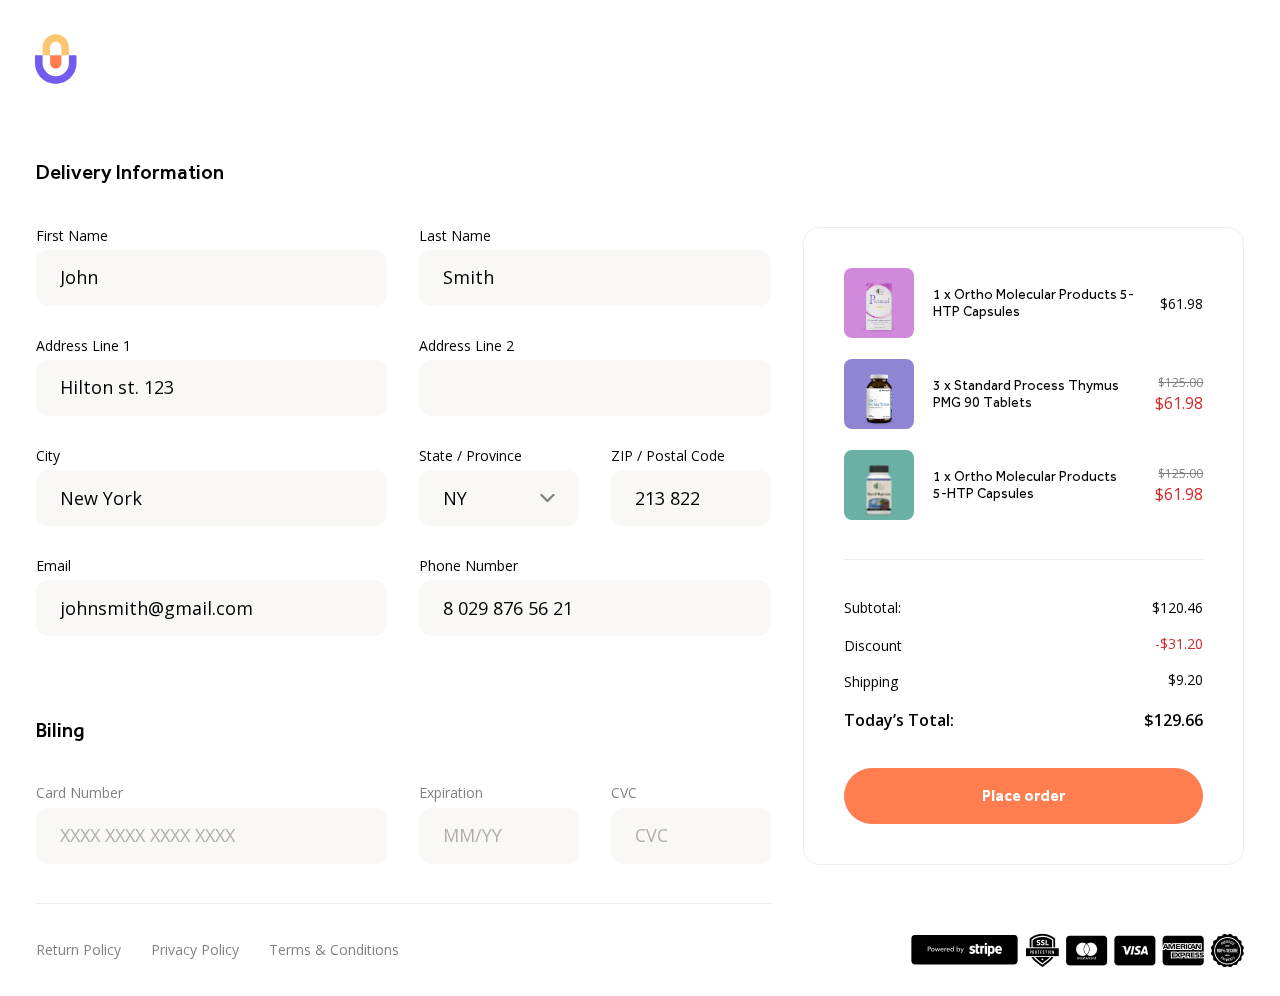
<file: ordering.html>
<!DOCTYPE html>
<!-- ! Изменить все "ordering" на нужные данные, после чего удалить эту строку и переименовать текущий файл-->
<html lang="en">

<head>
	<meta charset="UTF-8">
	<meta http-equiv="X-UA-Compatible" content="IE=edge">
	<meta name="viewport" content="width=device-width, initial-scale=1.0">
	<meta name="format-detection" content="telephone=no">
	<link rel="stylesheet" href="./css/ordering.min.css">
	<link rel="shortcut icon" href="img/icons/favicon-l.png">
	<title>Ordering</title>
</head>

<body class="ordering">
	<div class="wrapper">
		<div class="pop-up">
			<div class="pop-up__wrapper">
				<div class="pop-up__body">
					<a class="pop-up__logo" href="index.html"><i class="ic-logo"><span
								class="path1"></span><span class="path2"></span><span
								class="path3"></span></i></a>
					<h3 class="pop-up__title">Thanks for your order!</h3>
					<p class="pop-up__text">Your order is now being processed, and will be despatched
						shortly.
					</p>
					<button class="btn">Go to main page</button>
					<p class="pop-up__text pop-up__text_op">If you have any problems with your order,
						please contact us by telephone <br>
						on&nbsp;+44&nbsp;(0)20 7424 2800 (Mon-Fri, 10am-&nbsp;6pm GMT).</p>
				</div>
			</div>
		</div>
		<div class="ordering-header">
			<a href="index.html">
				<svg width="34" height="40" viewBox="0 0 34 40" fill="none"
					xmlns="http://www.w3.org/2000/svg">
					<path fill-rule="evenodd" clip-rule="evenodd"
						d="M12.2617 16.9326H21.3362V23.1903C21.3362 25.6934 19.3005 27.7302 16.7989 27.7302C14.2973 27.7302 12.2617 25.6934 12.2617 23.1903V16.9326Z"
						fill="#FF7D4E" />
					<path fill-rule="evenodd" clip-rule="evenodd"
						d="M27.4686 16.9326V23.1903C27.4686 29.0799 22.6861 33.8651 16.8 33.8651C10.9139 33.8651 6.13139 29.0799 6.13139 23.1903V16.9326H0V23.1903C0 32.4664 7.52934 40.0001 16.8 40.0001C26.0707 40.0001 33.6 32.4664 33.6 23.1903V16.9326H27.4686Z"
						fill="#725CF0" />
					<path fill-rule="evenodd" clip-rule="evenodd"
						d="M16.8014 0C10.9153 0 6.13281 4.78528 6.13281 10.6748V16.9325H12.2642V10.6748C12.2642 8.17178 14.2998 6.13497 16.8014 6.13497C19.303 6.13497 21.3387 8.17178 21.3387 10.6748V16.9325H27.47V10.6748C27.47 4.78528 22.6876 0 16.8014 0Z"
						fill="#FDC672" />
				</svg>
			</a>
		</div>
		<main class="ordering">
			<form action="#">
				<section class="ordering-card">
					<div class="ordering-card__top">
						<div class="ordering-card__icon"><i class="ic-cart"></i></div>
						<h4 class="ordering-card__label">Today’s total</h4>
						<div class="ordering-card__arrow"><i class="ic-arrow-up"></i></div>
						<p class="ordering-card__label">$129.66</p>
					</div>
					<div class="ordering-card__content">


						<div class="ordering-card__items">
							<div class="card-item ">
	<div class='card-item__image card-item__image_pink image'>
		<picture>
			<source type='image/webp' srcset='img/gallery/23.webp'>
			<img src='img/gallery/23.png' alt='product image'>
		</picture>
	</div>
	<div class="card-item__body">
		<h3 class="card-item__title">1 x Ortho Molecular Products 5-HTP Capsules</h3>
		<div class="card-item__price">
			<p class="card-item__full-price">$61.98</p>
			
		</div>
	</div>
</div>
							<div class="card-item card-item_discount">
	<div class='card-item__image card-item__image_purple image'>
		<picture>
			<source type='image/webp' srcset='img/gallery/02.webp'>
			<img src='img/gallery/02.png' alt='product image'>
		</picture>
	</div>
	<div class="card-item__body">
		<h3 class="card-item__title">3 x Standard Process Thymus PMG 90 Tablets</h3>
		<div class="card-item__price">
			<p class="card-item__full-price">$125.00</p>
			<p class="card-item__discount-price">$61.98</p>
		</div>
	</div>
</div>
							<div class="card-item card-item_discount">
	<div class='card-item__image card-item__image_green image'>
		<picture>
			<source type='image/webp' srcset='img/gallery/16.webp'>
			<img src='img/gallery/16.png' alt='product image'>
		</picture>
	</div>
	<div class="card-item__body">
		<h3 class="card-item__title">1 x Ortho Molecular Products 5-HTP Capsules</h3>
		<div class="card-item__price">
			<p class="card-item__full-price">$125.00</p>
			<p class="card-item__discount-price">$61.98</p>
		</div>
	</div>
</div>
						</div>
						<div class="ordering-card__bottom">
							<div class="ordering-card__line ordering-card__line_1">
								<h6 class="ordering-card__text">Subtotal:</h6>
								<p class="ordering-card__text">$120.46</p>
							</div>
							<div class="ordering-card__line ordering-card__line_2">
								<h6 class="ordering-card__text">Discount</h6>
								<p class="ordering-card__text">-$31.20</p>
							</div>
							<div class="ordering-card__line ordering-card__line_3">
								<h6 class="ordering-card__text">Shipping</h6>
								<p class="ordering-card__text">$9.20</p>
							</div>
							<div class="ordering-card__line ordering-card__line_4">
								<h6 class="ordering-card__subtitle">Today’s Total:</h6>
								<p class="ordering-card__subtitle">$129.66</p>
							</div>

						</div>
					</div>
				</section>
				<section class="hero">
					<div class="hero__containe">
						<div class="form-block">
	<div class="form-block__titles">
		<h2 class="form-block__title">Delivery Information</h2>
		
	</div>
	<div class="form-block__items">



		<div class="form-block__line">
			<label for="firstName">First Name</label>
			<input id="firstName" type="text" value="John">
			<p class="not-validated">Required</p>
		</div>
		<div class="form-block__line">
			<label for="lastName">Last Name</label>
			<input id="lastName" type="text" value="Smith">
			<p class="not-validated">Only letters can be entered</p>
		</div>
		<div class="form-block__line">
			<label for="address1">Address Line 1</label>
			<input id="address1" type="text" value="Hilton st. 123">
			<p class="not-validated">The shipping address should be at least 5 characters long</p>
		</div>
		<div class="form-block__line">
			<label for="address2">Address Line 2</label>
			<input id="address2" type="text">
		</div>
		<div class="form-block__line">
			<label for="city">City</label>
			<input id="city" type="text" value="New York">
			<p class="not-validated">Please enter a valid city name</p>
		</div>
		<div class="form-block__double-line">
			<div class="form-block__line">
				<label for="state">State / Province</label>
				<div class="spoiler">
					<div class="spoiler__preview">
						<input id="state" type="text" value="NY">
						<p class="not-validated">Please select State/Province</p>
					</div>
					<div class="spoiler__wrapper">
						<div class="spoiler__body">
							<ul class="spoiler__list">
								<li>
									<p>California</p>
								</li>
								<li>
									<p>Texas</p>
								</li>
								<li>
									<p>Virginia</p>
								</li>
							</ul>
						</div>
					</div>
				</div>
			</div>
			<div class="form-block__line">
				<label for="zip">ZIP / Postal Code</label>
				<input id="zip" type="tel" value="213 822">
				<p class="not-validated">You can write a maximum of 10 characters</p>
			</div>
		</div>

		<div class="form-block__line">
			<label for="email">Email</label>
			<input id="email" type="text" value="johnsmith@gmail.com">
			<p class="not-validated">Please enter a valid email address</p>
		</div>
		<div class="form-block__line">
			<label for="phone">Phone Number</label>
			<input id="phone" type="tel" value="8 029 876 56 21">
			<p class="not-validated">Please input numbers </p>
		</div>
		<div class="form-block__line form-block__extra-line">
			<label for="permission">Wholesale purchase permission</label>
			<div class="extra"><input id="permission" type="text" value="123qwer.pdf">
				<p>Update</p>
			</div>
		</div>
	</div>
</div>
						<div class="hero__billing">
							<h2 class="hero__title">Biling</h2>
							<div class="hero__items">
								<div class="hero__line">
									<label for="card">Card Number</label>
									<input id="card" type="tel" placeholder="XXXX XXXX XXXX XXXX">
									<p class="not-validated">Card numbers must contain between 12 and 20
										numerical characters.</p>
								</div>
								<div class="hero__double-line">
									<div class="hero__line">
										<label for="expiration">Expiration</label>
										<input id="expiration" type="tel" placeholder="MM/YY">
										<p class="not-validated">Required</p>
									</div>
									<div class="hero__line">
										<label for="cvc">CVC</label>
										<input id="cvc" type="tel" placeholder="CVC">
										<p class="not-validated">Please enter numbers only</p>
									</div>
								</div>
							</div>
							<button class="btn">Place order</button>
						</div>
					</div>
				</section>
			</form>
		</main>
		<div class="ordering-footer">
			<div class="ordering-footer__items">
				<div class='ordering-footer__image'>
					<picture>
						<source type='image/webp' srcset='img/logos/stripe.webp'>
						<img src='img/logos/stripe.png' alt='stripe logo'>
					</picture>
				</div>
				<div class='ordering-footer__image'>
					<picture>
						<source type='image/webp' srcset='img/logos/5in1.webp'>
						<img src='img/logos/5in1.png' alt='companies logo'>
					</picture>
				</div>
			</div>
			<ul class="ordering-footer__list">
				<li><a href="subscriptions.html">Return Policy</a></li>
				<li><a href="subscriptions.html">Privacy Policy</a></li>
				<li><a href="subscriptions.html">Terms & Conditions</a></li>
			</ul>
		</div>
	</div>
	<script src="js/script.min.js"></script>
</body>

</html>
</file>
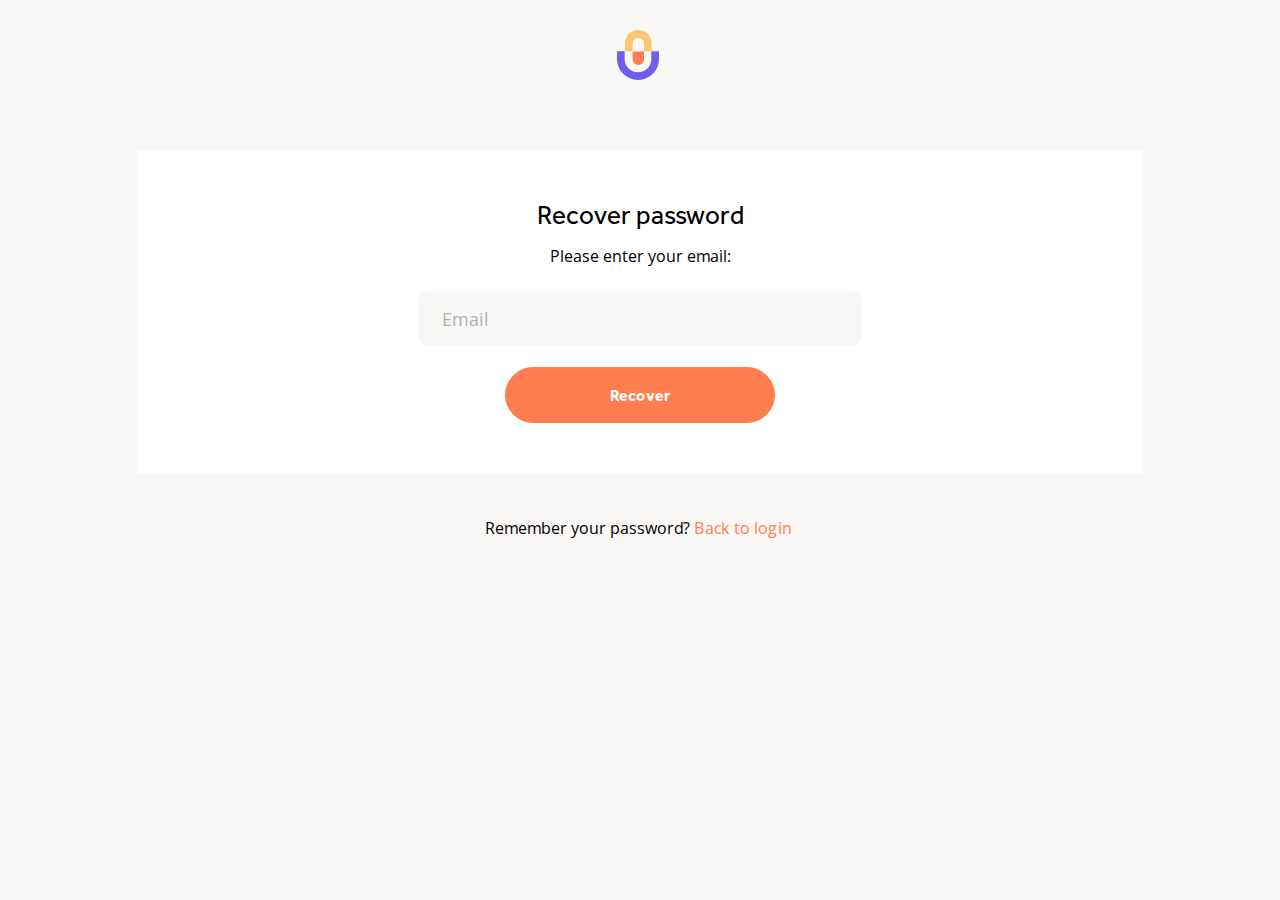
<file: pass-recovery.html>
<!DOCTYPE html>
<html lang="en">

<head>
	<meta charset="UTF-8">
	<meta http-equiv="X-UA-Compatible" content="IE=edge">
	<meta name="viewport" content="width=device-width, initial-scale=1.0">
	<meta name="format-detection" content="telephone=no">
	<link rel="stylesheet" href="./css/pass-recovery.min.css">
	<link rel="shortcut icon" href="img/icons/favicon-l.png">
	<title>Pass-recovery</title>
</head>

<body class="pass-recovery">
	<div class="wrapper">
		<header class="account-header">
	<div class="account-header__container">
		<i class="ic-arrow-back"></i>
		<a href="profile.html" class="account-header__link top-title">Account</a>
		<a href="index.html"><i class="ic-logo"><span class="path1"></span><span class="path2"></span><span
					class="path3"></span></i></a>
	</div>
</header>
		<main class="pass-recovery">
			<section class="hero">
				<div class="hero__container">
					<div class="hero__body">

						<h2 class="hero__title">Recover password</h2>
						<p class="hero__text">Please enter your email:</p>
						<form action="#" class="hero__form">
							<p>
								<input type="text" class="hero__email" placeholder="Email">
							</p>
							<button class="btn">Recover</button>
						</form>
					</div>
				</div>
			</section>
		</main>
		<footer class="account-footer">
	<div class="account-footer__container">
		<div class="account-footer__decor"></div>
		<div class="account-footer__content">
			<p class="account-footer__text">Remember your password?</p>
			<a class='link-text' href="sign-in.html">Back to login</a>
		</div>
	</div>
</footer>
	</div>
	<script src="js/script.min.js"></script>
</body>

</html>
</file>
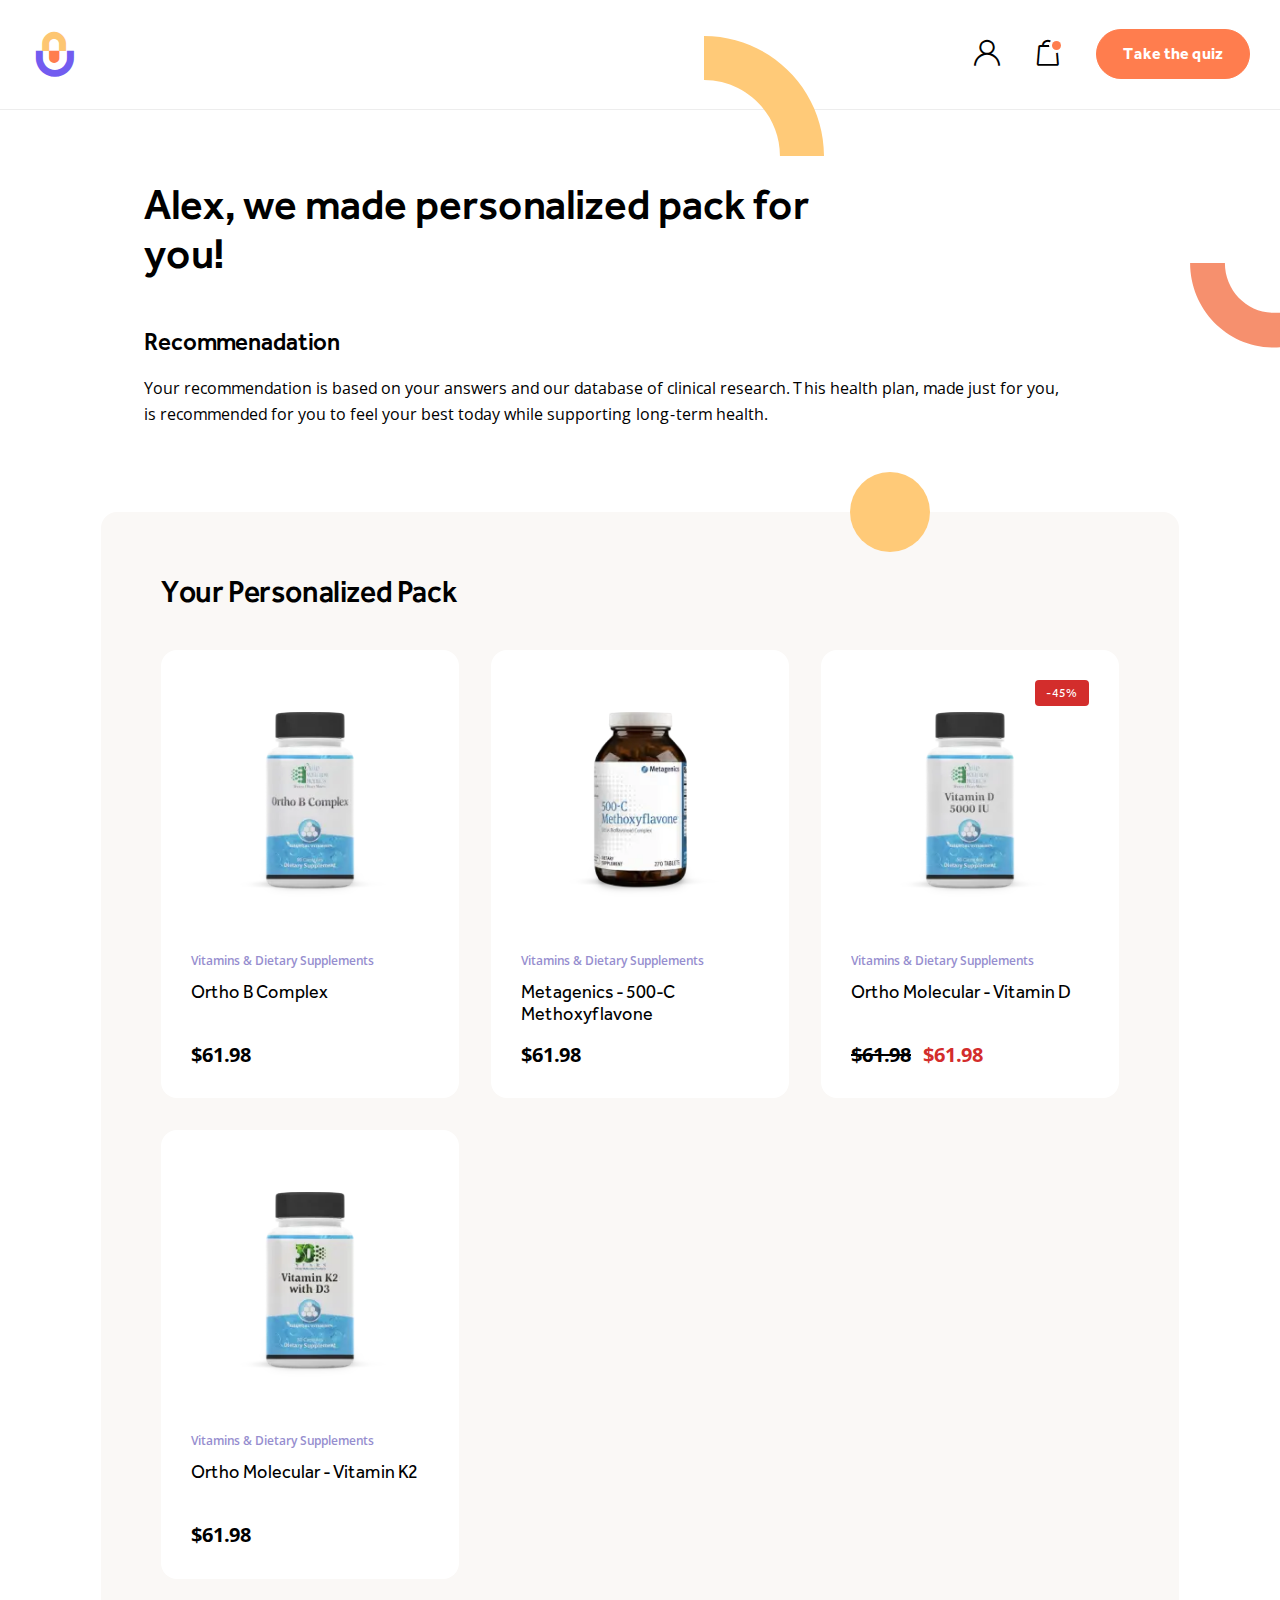
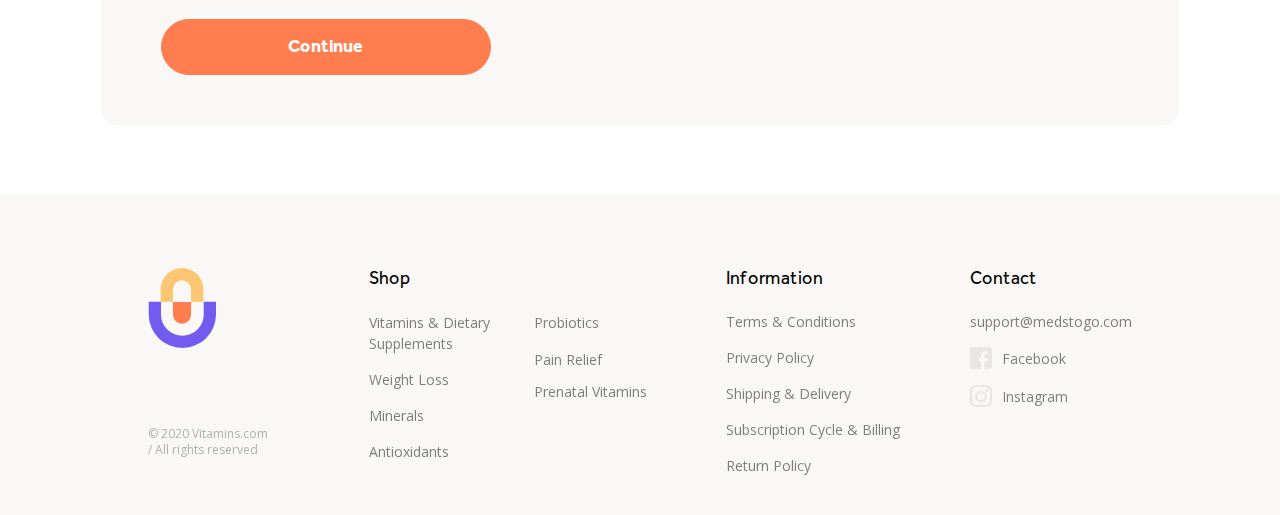
<file: personal-pack.html>
<!DOCTYPE html>
<html lang="en">

<head>
	<meta charset="UTF-8">
	<meta http-equiv="X-UA-Compatible" content="IE=edge">
	<meta name="viewport" content="width=device-width, initial-scale=1.0">
	<meta name="format-detection" content="telephone=no">
	<link rel="stylesheet" href="./css/personal-pack.min.css">
	<link rel="shortcut icon" href="img/icons/favicon-l.png">
	<title>Personal-pack</title>
</head>

<body class="personal-pack">
	<div class="wrapper">
		<header class="header active-cart">
	<div class="header__container">
		<div class="header__body">
			<div class="header__burger burger">
				<div class="burger__wrapper">
					<span></span>
				</div>
			</div>
			<a class="header__logo" href="index.html"><i class="ic-logo"><span
						class="path1"></span><span class="path2"></span><span
						class="path3"></span></i></a>
			<ul class="header__action header-action">
				<li class="header-action__item">
					<a id="menu-profile" href="profile.html">
						<i class="ic-profile"></i>
					</a>
				</li>
				<li id="cart-circle" class="header-action__item">
					<i class="ic-cart"></i>
				</li>
				<li class="header-action__item"><button class="btn">Take the quiz</button>
				</li>
			</ul>
			<div class="header__aside header-aside header-aside_1">
				<div class="header-aside__body">
					<nav class="header-aside__menu first-menu menu">
						<ul class="first-menu__list menu__list">
							<li id="menu-shop">
								<p class="menu__title">Shop</p>
								<i class="ic-arrow-next"></i>
							</li>
							<li id="menu-information">
								<p class="menu__title">Information</p>
								<i class="ic-arrow-next"></i>
							</li>
							<li id="menu-quiz">
								<p class="menu__title">Take the quiz</p>
							</li>
						</ul>
					</nav>
					<div class="header-aside__content header-aside-content">
						<a href="mailto:support@medstogo.com"
							class="header-aside-content__text">support@medstogo.com</a>
						<h5 class="header-aside-content__copy">© 2020 Vitamins.com / All rights reserved
						</h5>
					</div>
				</div>
			</div>
			<div class="header__aside header-aside header-aside_2">
				<div class="header-aside__body">
					<div class="header-aside__top">
						<i class="ic-arrow-back"></i>
						<a href="catalog.html" class="header-aside__link">Shop</a>
					</div>
					<nav class="header-aside__menu second-menu menu">
						<ul class="second-menu__list menu__list">
							<li class="menu__title">
								<a href="catalog.html">All categories</a>
							</li>
							<li class="menu__title">
								<a href="catalog.html">Vitamins & Dietary Supplements</a>
							</li>
							<li class="menu__title">
								<a href="catalog.html">Weight Loss</a>
							</li>
							<li class="menu__title">
								<a href="catalog.html">Minerals</a>
							</li>
							<li class="menu__title">
								<a href="catalog.html">Antioxidants</a>
							</li>
							<li class="menu__title">
								<a href="catalog.html">Probiotics</a>
							</li>
							<li class="menu__title">
								<a href="catalog.html">Pain Relief</a>
							</li>
							<li class="menu__title">
								<a href="catalog.html">Prenatal Vitamins</a>
							</li>
							<li class="menu__title">
								<a href="catalog.html">Sale%</a>
							</li>
						</ul>
					</nav>
					<div class="header-aside__content header-aside-content">
						<h5 class="header-aside-content__subtitle">Don’t know what vitamins your body
							needs?</h5>
						<p class="header-aside-content__text">
							Answer a few simple questions and automatically
							get a personalazed list of vitamins in minutes
						</p>
						<button class="btn">Take the quiz</button>
					</div>
				</div>
			</div>
			<div class="header__aside header-aside header-aside_3">
				<div class="header-aside__body">
					<div class="header-aside__top">
						<i class="ic-arrow-back"></i>
						<a href="subscriptions.html" class="header-aside__link">Information</a>
					</div>
					<nav class="header-aside__menu third-menu menu">
						<ul class="third-menu__list menu__list">
							<li class="menu__title">
								<a href="subscriptions.html">Subscription Cycle & Billing</a>
							</li>
							<li class="menu__title">
								<a href="subscriptions.html">Terms & Conditions</a>
							</li>
							<li class="menu__title">
								<a href="subscriptions.html">Privacy Policy</a>
							</li>
							<li class="menu__title">
								<a href="subscriptions.html">Shipping & Delivery</a>
							</li>
							<li class="menu__title">
								<a href="subscriptions.html">Return Policy</a>
							</li>
						</ul>
					</nav>
				</div>
			</div>
			<div class="header__aside header-aside header-aside_4">
				<div class="header-aside__body">
					<div class="header-aside__top">
						<i class="ic-arrow-back"></i>
						<a href="profile.html" class="header-aside__link">Profile</a>
					</div>
					<nav class="header-aside__menu second-menu menu">
						<ul class="second-menu__list menu__list">
							<li class="menu__title">
								<a href="profile.html">Subscriptions</a>
							</li>
							<li class="menu__title">
								<a href="profile.html">Orders</a>
							</li>
							<li class="menu__title">
								<a href="profile.html">Account Overview</a>
							</li>
							<li class="menu__title">
								<a href="profile.html">Payment methods</a>
							</li>
							<li class="menu__title">
								<a href="profile.html">Change Password</a>
							</li>
							<li class="menu__title">
								<a href="profile.html">Sign Out</a>
							</li>
						</ul>
					</nav>
				</div>
			</div>
		</div>
	</div>
</header>
		<div class="personal-pack__decor">
			<svg width="76" height="76" viewBox="0 0 76 76" fill="none"
				xmlns="http://www.w3.org/2000/svg">
				<path fill-rule="evenodd" clip-rule="evenodd"
					d="M48.1013 76C48.1013 49.4344 26.5656 27.8987 3.32689e-07 27.8987L0 9.06291e-07C41.9736 4.0576e-07 76 34.0264 76 76L48.1013 76Z"
					fill="#FFCA78" />
			</svg>
			<svg width="52" height="70" viewBox="0 0 52 70" fill="none"
				xmlns="http://www.w3.org/2000/svg">
				<path fill-rule="evenodd" clip-rule="evenodd"
					d="M70 41.2057C92.4019 41.2057 110.896 22.9409 110.896 0H140C140 38.4763 108.844 70 70 70C31.1557 70 1.91419e-06 38.4763 0 5.42517e-06L29.1039 4.16653e-06C29.1039 22.9409 47.5981 41.2057 70 41.2057Z"
					fill="#F6906E" />
			</svg>
			<svg width="183" height="141" viewBox="0 0 183 141" fill="none"
				xmlns="http://www.w3.org/2000/svg">
				<path fill-rule="evenodd" clip-rule="evenodd"
					d="M139.5 83C184.144 83 221 46.2095 221 0H279C279 77.5023 216.911 141 139.5 141C62.0889 141 3.8147e-06 77.5023 0 1.09278e-05L58 8.39259e-06C58 46.2095 94.8562 83 139.5 83Z"
					fill="#F6906E" />
			</svg>
		</div>
		<main class="personal-pack">
			<section class="quiz">
	<div class="quiz__body">
		<div class="quiz__content">
			<div class="quiz__header">
				<a class="quiz__logo" href="index.html"><i class="ic-logo"><span
							class="path1"></span><span class="path2"></span><span
							class="path3"></span></i></a>
				<p class="quiz__pages">1/9</p>
			</div>
			<div class="quiz__steps">
				<div class="quiz__step quiz__step_1">
					<div class="quiz__left">
						<h3 class="quiz__title">What’s your first name?</h3>
					</div>
					<div class="quiz__right">
						<p class="decor-circle decor-circle_r"></p>
						<svg width="406" height="307" viewBox="0 0 406 307" fill="none"
							xmlns="http://www.w3.org/2000/svg">
							<path d="M377 1.1993e-05C377 85.0519 307.996 154 222.875 154L183 154"
								stroke="#FFCA78" stroke-width="58" />
							<path d="M29 307C29 222.5 97.9481 154 183 154" stroke="#FFCA78"
								stroke-width="58" />
						</svg>
						<div>
							<p><label for="q-inp1">First Name</label></p>
							<div class="quiz__line">
								<div>
									<input type="text" id="q-inp1" value="Alex" />
								</div>
								<div class="quiz__circle">
									<i class="ic-arrow-next"></i>
								</div>
							</div>
						</div>
					</div>
				</div>
				<div class="quiz__step quiz__step_2">
					<div class="quiz__left">
						<h3 class="quiz__title">Do you smoke?</h3>
					</div>
					<div class="quiz__right">
						<p class="decor-circle decor-circle_o"></p>
						<svg width="160" height="160" viewBox="0 0 160 160" fill="none"
							xmlns="http://www.w3.org/2000/svg">
							<path d="M131 2.75517e-05C131 72.3493 72.3493 131 -2.55994e-05 131"
								stroke="#F6906E" stroke-width="58" />
						</svg>
						<div class="quiz__question quiz__question_column">
							<p>Yes</p>
							<p>No</p>
						</div>
					</div>
				</div>
				<div class="quiz__step quiz__step_3">
					<div class="quiz__left">
						<h3 class="quiz__title">What is your eating habits?</h3>
					</div>
					<div class="quiz__right">
						<p class="decor-circle decor-circle_r"></p>
						<svg width="210" height="264" viewBox="0 0 210 264" fill="none"
							xmlns="http://www.w3.org/2000/svg">
							<path
								d="M3.0146e-05 29C99.9636 29 181 109.589 181 209C181 308.411 99.9635 389 -1.3262e-06 389"
								stroke="#FFCA78" stroke-width="58" />
						</svg>
						<div class="quiz__question quiz__question_row">
							<p>Vegan diet</p>
							<p>Vegetarian diet</p>
							<p class="padding30">
								My diet is generally healthy and includes animal
								protein, fish and veggies
							</p>
							<p>My diet includes fast food and soft drinks</p>
						</div>
					</div>
				</div>
				<div class="quiz__step quiz__step_4">
					<div class="quiz__left">
						<h3 class="quiz__title">
							How frequently do you consume alcoholic beverages?
						</h3>
					</div>
					<div class="quiz__right">
						<p class="decor-circle decor-circle_o"></p>
						<svg width="210" height="275" viewBox="0 0 210 275" fill="none"
							xmlns="http://www.w3.org/2000/svg">
							<path
								d="M210 246C110.037 246 29 165.411 29 66C29 -33.4113 110.036 -114 210 -114"
								stroke="#F6906E" stroke-width="58" />
						</svg>
						<div class="quiz__question quiz__question_row">
							<p>≤ 3 times per week</p>
							<p>4 - 7 times per week</p>
							<p>7+ times per week</p>
						</div>
					</div>
				</div>
				<div class="quiz__step quiz__step_5">
					<div class="quiz__left">
						<h3 class="quiz__title">
							How frequently do you have cold/flu symptoms?
						</h3>
					</div>
					<div class="quiz__right">
						<p class="decor-circle decor-circle_r"></p>
						<svg width="200" height="200" viewBox="0 0 200 200" fill="none"
							xmlns="http://www.w3.org/2000/svg">
							<path d="M171 1.36275e-05C171 94.4407 94.4407 171 -1.85116e-05 171"
								stroke="#FFCA78" stroke-width="58" />
						</svg>
						<div class="quiz__question quiz__question_row">
							<p>≤ 2 per year</p>
							<p>3 - 5 times per year</p>
							<p>5+ times per week</p>
						</div>
					</div>
				</div>
				<div class="quiz__step quiz__step_6">
					<div class="quiz__left">
						<h3 class="quiz__title">Describe your stress level</h3>
					</div>
					<div class="quiz__right">
						<p class="decor-circle decor-circle_o"></p>
						<svg width="160" height="160" viewBox="0 0 160 160" fill="none"
							xmlns="http://www.w3.org/2000/svg">
							<path d="M160 131C87.6507 131 29 72.3493 29 -2.55994e-05" stroke="#F6906E"
								stroke-width="58" />
						</svg>
						<div class="quiz__question quiz__question_row">
							<p>I feel calm and relaxed most of the time</p>
							<p>I get nerevous from time to time</p>
							<p>I’m under a lot of stress most of the time</p>
						</div>
					</div>
				</div>
				<div class="quiz__step quiz__step_7">
					<div class="quiz__left">
						<h3 class="quiz__title">
							Have you ever been diagnosted with high blood glucose
							level?
						</h3>
					</div>
					<div class="quiz__right">
						<p class="decor-circle decor-circle_r"></p>
						<svg width="212" height="210" viewBox="0 0 212 210" fill="none"
							xmlns="http://www.w3.org/2000/svg">
							<path
								d="M389 -1.70623e-05C389 99.9635 308.411 181 209 181C109.589 181 29 99.9635 29 -1.3262e-06"
								stroke="#FFCA78" stroke-width="58" />
						</svg>
						<div class="quiz__question quiz__question_column">
							<p>Yes</p>
							<p>No</p>
						</div>
					</div>
				</div>
				<div class="quiz__step quiz__step_8">
					<div class="quiz__left">
						<h3 class="quiz__title">Tell us what you want to focus on</h3>
					</div>
					<div class="quiz__right">
						<p class="decor-circle decor-circle_o"></p>
						<svg width="171" height="171" viewBox="0 0 171 171" fill="none"
							xmlns="http://www.w3.org/2000/svg">
							<path d="M142 9.8533e-06C142 78.4244 78.4244 142 -1.79237e-05 142"
								stroke="#F6906E" stroke-width="58" />
						</svg>
						<div class="quiz__question quiz__question_grid">
							<div>
								<p>Weight managment</p>
							</div>
							<div>
								<p>Stress relief</p>
							</div>
							<div>
								<p>Immune boost</p>
							</div>
							<div>
								<p>Need to solve a sprcific problem</p>
							</div>
							<div>
								<p>I need a bassic kit for a daily intake</p>
							</div>
							<div>
								<p>All in one</p>
							</div>
						</div>
					</div>
				</div>
				<div class="quiz__step quiz__step_9">
					<div class="quiz__left">
						<h3 class="quiz__title">What’s your email address?</h3>
					</div>
					<div class="quiz__right">
						<p class="decor-circle decor-circle_r"></p>
						<svg width="406" height="307" viewBox="0 0 406 307" fill="none"
							xmlns="http://www.w3.org/2000/svg">
							<path d="M377 1.1993e-05C377 85.0519 307.996 154 222.875 154L183 154"
								stroke="#FFCA78" stroke-width="58" />
							<path d="M29 307C29 222.5 97.9481 154 183 154" stroke="#FFCA78"
								stroke-width="58" />
						</svg>
						<div>
							<p><label for="quiz-email">Email</label></p>
							<div class="quiz__line">
								<div><input id="quiz-email" type="text" value="Alex" /></div>
								<div class="quiz__circle">
									<i class="ic-arrow-next"></i>
								</div>
							</div>
						</div>
					</div>
				</div>
			</div>
			<div class="quiz__footer">
				<div>
					<i class="ic-arrow-back"></i>
					<p class="quiz__back">Back</p>
				</div>
			</div>
		</div>
	</div>
</section>
			<div class="cart">
	<div class="cart__wrapper">
		<div class="cart__body">
			<div class="cart__top">
				<div class="cart__title">Cart</div>
				<div class="cart__close-icon">
					<div class="icon-wrapper"><span></span></div>
				</div>
			</div>
			<div class="cart__fix">
				<div class="cart__items">
					<!-- 'modify': 'empty', -->
					<div class="cart-item ">
	<div class="cart-item__left cart-item__left_pink">
		<div class='cart-item__image image hv '>
			<picture>
				<source type='image/webp' srcset='img/gallery/23.webp'>
				<img src='img/gallery/23.png' alt='product image'>
			</picture>
		</div>
	</div>
	<div class="cart-item__body item-body">
		<div class="item-body__top">
			<h4 class="item-body__title">Ortho Molecular Products CereVive Capsules</h4>
			<div class="item-body__close-icon">
				<div class="item-body__icon-wrapper"><span></span></div>
			</div>
		</div>
		<div class="item-body__center">
			<div class="item-body__buttons">
				<span></span>
				<p class="item-body__num">1</p>
				<span></span>
			</div>
			<div class="item-body__price item-body__price_discount">
				<p class="item-body__summ item-body__summ_full-price">$125.00</p>
				<p class="item-body__summ item-body__summ_discount-price">$84.00</p>
			</div>
		</div>
		<div class="item-body__bottom">
			<div class="item-body__content">
				<div class="item-body__ok-icon">
					<svg width="12" height="9" viewBox="0 0 12 9" fill="none"
						xmlns="http://www.w3.org/2000/svg">
						<path d="M1.5 4L4.5 7L10.5 1" stroke="white" stroke-width="2" />
					</svg>
				</div>
				<p class="item-body__text">Deliver every</p>
				<p class="item-body__text item-body__text_b"><span>30</span><i
						class="ic-arrow-down"></i></p>
				<p class="item-body__text">days</p>
			</div>
		</div>
	</div>
</div>
					<div class="cart-item ">
	<div class="cart-item__left cart-item__left_purple">
		<div class='cart-item__image image hv '>
			<picture>
				<source type='image/webp' srcset='img/gallery/02.webp'>
				<img src='img/gallery/02.png' alt='product image'>
			</picture>
		</div>
	</div>
	<div class="cart-item__body item-body">
		<div class="item-body__top">
			<h4 class="item-body__title">Standard Process Thymus PMG 90 Tablets</h4>
			<div class="item-body__close-icon">
				<div class="item-body__icon-wrapper"><span></span></div>
			</div>
		</div>
		<div class="item-body__center">
			<div class="item-body__buttons">
				<span></span>
				<p class="item-body__num">1</p>
				<span></span>
			</div>
			<div class="item-body__price ">
				<p class="item-body__summ item-body__summ_full-price">$84.00</p>
				<p class="item-body__summ item-body__summ_discount-price">@@discountPrice</p>
			</div>
		</div>
		<div class="item-body__bottom">
			<div class="item-body__content">
				<div class="item-body__ok-icon">
					<svg width="12" height="9" viewBox="0 0 12 9" fill="none"
						xmlns="http://www.w3.org/2000/svg">
						<path d="M1.5 4L4.5 7L10.5 1" stroke="white" stroke-width="2" />
					</svg>
				</div>
				<p class="item-body__text">Deliver every</p>
				<p class="item-body__text item-body__text_b"><span>30</span><i
						class="ic-arrow-down"></i></p>
				<p class="item-body__text">days</p>
			</div>
		</div>
	</div>
</div>
					<div class="cart-item ">
	<div class="cart-item__left cart-item__left_pink">
		<div class='cart-item__image image hv '>
			<picture>
				<source type='image/webp' srcset='img/gallery/23.webp'>
				<img src='img/gallery/23.png' alt='product image'>
			</picture>
		</div>
	</div>
	<div class="cart-item__body item-body">
		<div class="item-body__top">
			<h4 class="item-body__title">Ortho Molecular Products CereVive Capsules</h4>
			<div class="item-body__close-icon">
				<div class="item-body__icon-wrapper"><span></span></div>
			</div>
		</div>
		<div class="item-body__center">
			<div class="item-body__buttons">
				<span></span>
				<p class="item-body__num">1</p>
				<span></span>
			</div>
			<div class="item-body__price item-body__price_discount">
				<p class="item-body__summ item-body__summ_full-price">$125.00</p>
				<p class="item-body__summ item-body__summ_discount-price">$84.00</p>
			</div>
		</div>
		<div class="item-body__bottom">
			<div class="item-body__content">
				<div class="item-body__ok-icon">
					<svg width="12" height="9" viewBox="0 0 12 9" fill="none"
						xmlns="http://www.w3.org/2000/svg">
						<path d="M1.5 4L4.5 7L10.5 1" stroke="white" stroke-width="2" />
					</svg>
				</div>
				<p class="item-body__text">Deliver every</p>
				<p class="item-body__text item-body__text_b"><span>30</span><i
						class="ic-arrow-down"></i></p>
				<p class="item-body__text">days</p>
			</div>
		</div>
	</div>
</div>
					<div class="cart-item ">
	<div class="cart-item__left cart-item__left_purple">
		<div class='cart-item__image image hv '>
			<picture>
				<source type='image/webp' srcset='img/gallery/21.webp'>
				<img src='img/gallery/21.png' alt='product image'>
			</picture>
		</div>
	</div>
	<div class="cart-item__body item-body">
		<div class="item-body__top">
			<h4 class="item-body__title">Ortho Molecular Products CereVive Capsules</h4>
			<div class="item-body__close-icon">
				<div class="item-body__icon-wrapper"><span></span></div>
			</div>
		</div>
		<div class="item-body__center">
			<div class="item-body__buttons">
				<span></span>
				<p class="item-body__num">1</p>
				<span></span>
			</div>
			<div class="item-body__price item-body__price_discount">
				<p class="item-body__summ item-body__summ_full-price">$125.00</p>
				<p class="item-body__summ item-body__summ_discount-price">$84.00</p>
			</div>
		</div>
		<div class="item-body__bottom">
			<div class="item-body__content">
				<div class="item-body__ok-icon">
					<svg width="12" height="9" viewBox="0 0 12 9" fill="none"
						xmlns="http://www.w3.org/2000/svg">
						<path d="M1.5 4L4.5 7L10.5 1" stroke="white" stroke-width="2" />
					</svg>
				</div>
				<p class="item-body__text">Deliver every</p>
				<p class="item-body__text item-body__text_b"><span>30</span><i
						class="ic-arrow-down"></i></p>
				<p class="item-body__text">days</p>
			</div>
		</div>
	</div>
</div>
					<div class="cart-item ">
	<div class="cart-item__left cart-item__left_pink">
		<div class='cart-item__image image hv '>
			<picture>
				<source type='image/webp' srcset='img/gallery/22.webp'>
				<img src='img/gallery/22.png' alt='product image'>
			</picture>
		</div>
	</div>
	<div class="cart-item__body item-body">
		<div class="item-body__top">
			<h4 class="item-body__title">Ortho Molecular Products CereVive Capsules</h4>
			<div class="item-body__close-icon">
				<div class="item-body__icon-wrapper"><span></span></div>
			</div>
		</div>
		<div class="item-body__center">
			<div class="item-body__buttons">
				<span></span>
				<p class="item-body__num">1</p>
				<span></span>
			</div>
			<div class="item-body__price item-body__price_discount">
				<p class="item-body__summ item-body__summ_full-price">$125.00</p>
				<p class="item-body__summ item-body__summ_discount-price">$84.00</p>
			</div>
		</div>
		<div class="item-body__bottom">
			<div class="item-body__content">
				<div class="item-body__ok-icon">
					<svg width="12" height="9" viewBox="0 0 12 9" fill="none"
						xmlns="http://www.w3.org/2000/svg">
						<path d="M1.5 4L4.5 7L10.5 1" stroke="white" stroke-width="2" />
					</svg>
				</div>
				<p class="item-body__text">Deliver every</p>
				<p class="item-body__text item-body__text_b"><span>30</span><i
						class="ic-arrow-down"></i></p>
				<p class="item-body__text">days</p>
			</div>
		</div>
	</div>
</div>
					<!-- 'disabled': 'disabled' -->
				</div>
			</div>
			<div class="cart__empty">
				<p class="cart__empty-text">Your cart is empty</p>
				<svg width="200" height="238" viewBox="0 0 200 238" fill="none"
					xmlns="http://www.w3.org/2000/svg">
					<path
						d="M100 36.5031C85.1095 36.5031 72.9927 48.6221 72.9927 63.5153V100.748H36.4963V63.5153C36.4963 28.4724 64.9635 0 100 0C135.036 0 163.504 28.4724 163.504 63.5153V100.748H127.007V63.5153C127.007 48.6221 114.891 36.5031 100 36.5031Z"
						fill="#FAF8F6" />
					<path
						d="M127.007 100.748H72.9927V137.982C72.9927 152.875 85.1095 164.994 100 164.994C114.891 164.994 127.007 152.875 127.007 137.982V100.748Z"
						fill="#FAF8F6" />
					<path
						d="M163.504 100.748H200V137.982C200 193.174 155.182 238 100 238C44.8175 238 0 193.174 0 137.982V100.748H36.4963V137.982C36.4963 173.025 64.9635 201.497 100 201.497C135.036 201.497 163.504 173.025 163.504 137.982V100.748Z"
						fill="#FAF8F6" />
				</svg>

			</div>
			<div class="cart__bottom">
				<div class="cart__bottom__btn btn">
					<p>Check Out</p>
					<span>•</span>
					<p>$156.58</p>
				</div>
				<p class="cart__disabled-text">Minimum order amount is $700</p>

			</div>

		</div>
	</div>

</div>

			<section class="hero">
				<h2 class="hero__title">Alex, we made personalized pack for you!</h2>
				<h3 class="hero__subtitle">Recommenadation</h3>
				<p class="hero__text">Your recommendation is based on your answers and our database of
					clinical research. This health
					plan, made just for you, is recommended for you to feel your best today while
					supporting long-term
					health.</p>
			</section>
			<section class="cards">
				<svg width="61" height="61" viewBox="0 0 61 61" fill="none"
					xmlns="http://www.w3.org/2000/svg">
					<circle cx="30.5" cy="30.5" r="30.5" fill="#FFCA78" />
				</svg>


				<div class="cards__fix">
					<h4 class="cards__title">Your Personalized Pack</h4>
					<div class="cards__body">
						<div class="card-item ">
	<p class="card-item__decor-discount"></p>
	<div class="card-item__image">
		<picture>
			<source type='image/webp' srcset='img/gallery/01.webp'>
			<img src='img/gallery/01.png' alt='product image'>
		</picture>
	</div>
	<div class="card-item__body">
		<h4 class="card-item__label card-item__label_purple">Vitamins & Dietary Supplements</h4>
		<h3 class="card-item__title">Ortho B Complex</h3>
		<div class="card-item__summ">
			<p class="card-item__full-price">$61.98</p>
			<p class="card-item__discount-price"></p>
		</div>
	</div>
</div><div class="card-item ">
	<p class="card-item__decor-discount"></p>
	<div class="card-item__image">
		<picture>
			<source type='image/webp' srcset='img/gallery/02.webp'>
			<img src='img/gallery/02.png' alt='product image'>
		</picture>
	</div>
	<div class="card-item__body">
		<h4 class="card-item__label card-item__label_purple">Vitamins & Dietary Supplements</h4>
		<h3 class="card-item__title">Metagenics - 500-C Methoxyflavone</h3>
		<div class="card-item__summ">
			<p class="card-item__full-price">$61.98</p>
			<p class="card-item__discount-price"></p>
		</div>
	</div>
</div><div class="card-item card-item_discount">
	<p class="card-item__decor-discount">-45%</p>
	<div class="card-item__image">
		<picture>
			<source type='image/webp' srcset='img/gallery/03.webp'>
			<img src='img/gallery/03.png' alt='product image'>
		</picture>
	</div>
	<div class="card-item__body">
		<h4 class="card-item__label card-item__label_purple">Vitamins & Dietary Supplements</h4>
		<h3 class="card-item__title">Ortho Molecular - Vitamin D</h3>
		<div class="card-item__summ">
			<p class="card-item__full-price">$61.98</p>
			<p class="card-item__discount-price">$61.98</p>
		</div>
	</div>
</div><div class="card-item ">
	<p class="card-item__decor-discount"></p>
	<div class="card-item__image">
		<picture>
			<source type='image/webp' srcset='img/gallery/04.webp'>
			<img src='img/gallery/04.png' alt='product image'>
		</picture>
	</div>
	<div class="card-item__body">
		<h4 class="card-item__label card-item__label_purple">Vitamins & Dietary Supplements</h4>
		<h3 class="card-item__title">Ortho Molecular - Vitamin K2</h3>
		<div class="card-item__summ">
			<p class="card-item__full-price">$61.98</p>
			<p class="card-item__discount-price"></p>
		</div>
	</div>
</div>
					</div>
					<div class="cards__button">
						<button class="btn">Continue</button>
					</div>
				</div>
			</section>
		</main>
		<footer id="footer" class="footer">
	<div class="footer__container">
		<div class="footer__first">
			<a class="footer__logo" href="index.html"><i class="ic-logo"><span
						class="path1"></span><span class="path2"></span><span
						class="path3"></span></i></a>
			<p class="footer__copy footer__copy_desktop">© 2020 Vitamins.com / All rights reserved</p>
		</div>
		<div class="footer__content">
			<div class="footer__menu menu-footer">
				<h4 class="menu-footer__title">Shop</h4>
				<ul class="menu-footer__list menu-footer__list_1">
					<li><a href="catalog.html">Vitamins & Dietary Supplements</a></li>
					<li><a href="catalog.html">Weight Loss</a></li>
					<li><a href="catalog.html">Minerals</a></li>
					<li><a href="catalog.html">Antioxidants</a></li>
					<li><a href="catalog.html">Probiotics</a></li>
					<li><a href="catalog.html">Pain Relief</a></li>
					<li><a href="catalog.html">Prenatal Vitamins</a></li>
				</ul>
			</div>
			<div class="footer__menu menu-footer">
				<h4 class="menu-footer__title">Information</h4>
				<ul class="menu-footer__list menu-footer__list_2">
					<li><a href="subscriptions.html">Subscription Cycle & Billing</a></li>
					<li><a href="subscriptions.html">Terms & Conditions</a></li>
					<li><a href="subscriptions.html">Privacy Policy</a></li>
					<li><a href="subscriptions.html">Shipping & Delivery</a></li>
					<li><a href="subscriptions.html">Return Policy</a></li>
				</ul>
			</div>
			<div class="footer__menu menu-footer">
				<h4 class="menu-footer__title">Contact</h4>
				<ul class="menu-footer__list menu-footer__list_3">
					<li><a href="mailto:support@medstogo.com">support@medstogo.com</a></li>
					<li><a href="#"><i class="ic-facebook-grey"></i>Facebook</a></li>
					<li><a href="#"><i class="ic-instagram-grey"></i>Instagram</a></li>
				</ul>
			</div>
		</div>
		<p class="footer__copy footer__copy_mobile">© 2020 Vitamins.com / All rights reserved</p>
	</div>
</footer>
	</div>
	<script src="js/script.min.js"></script>
</body>

</html>
</file>
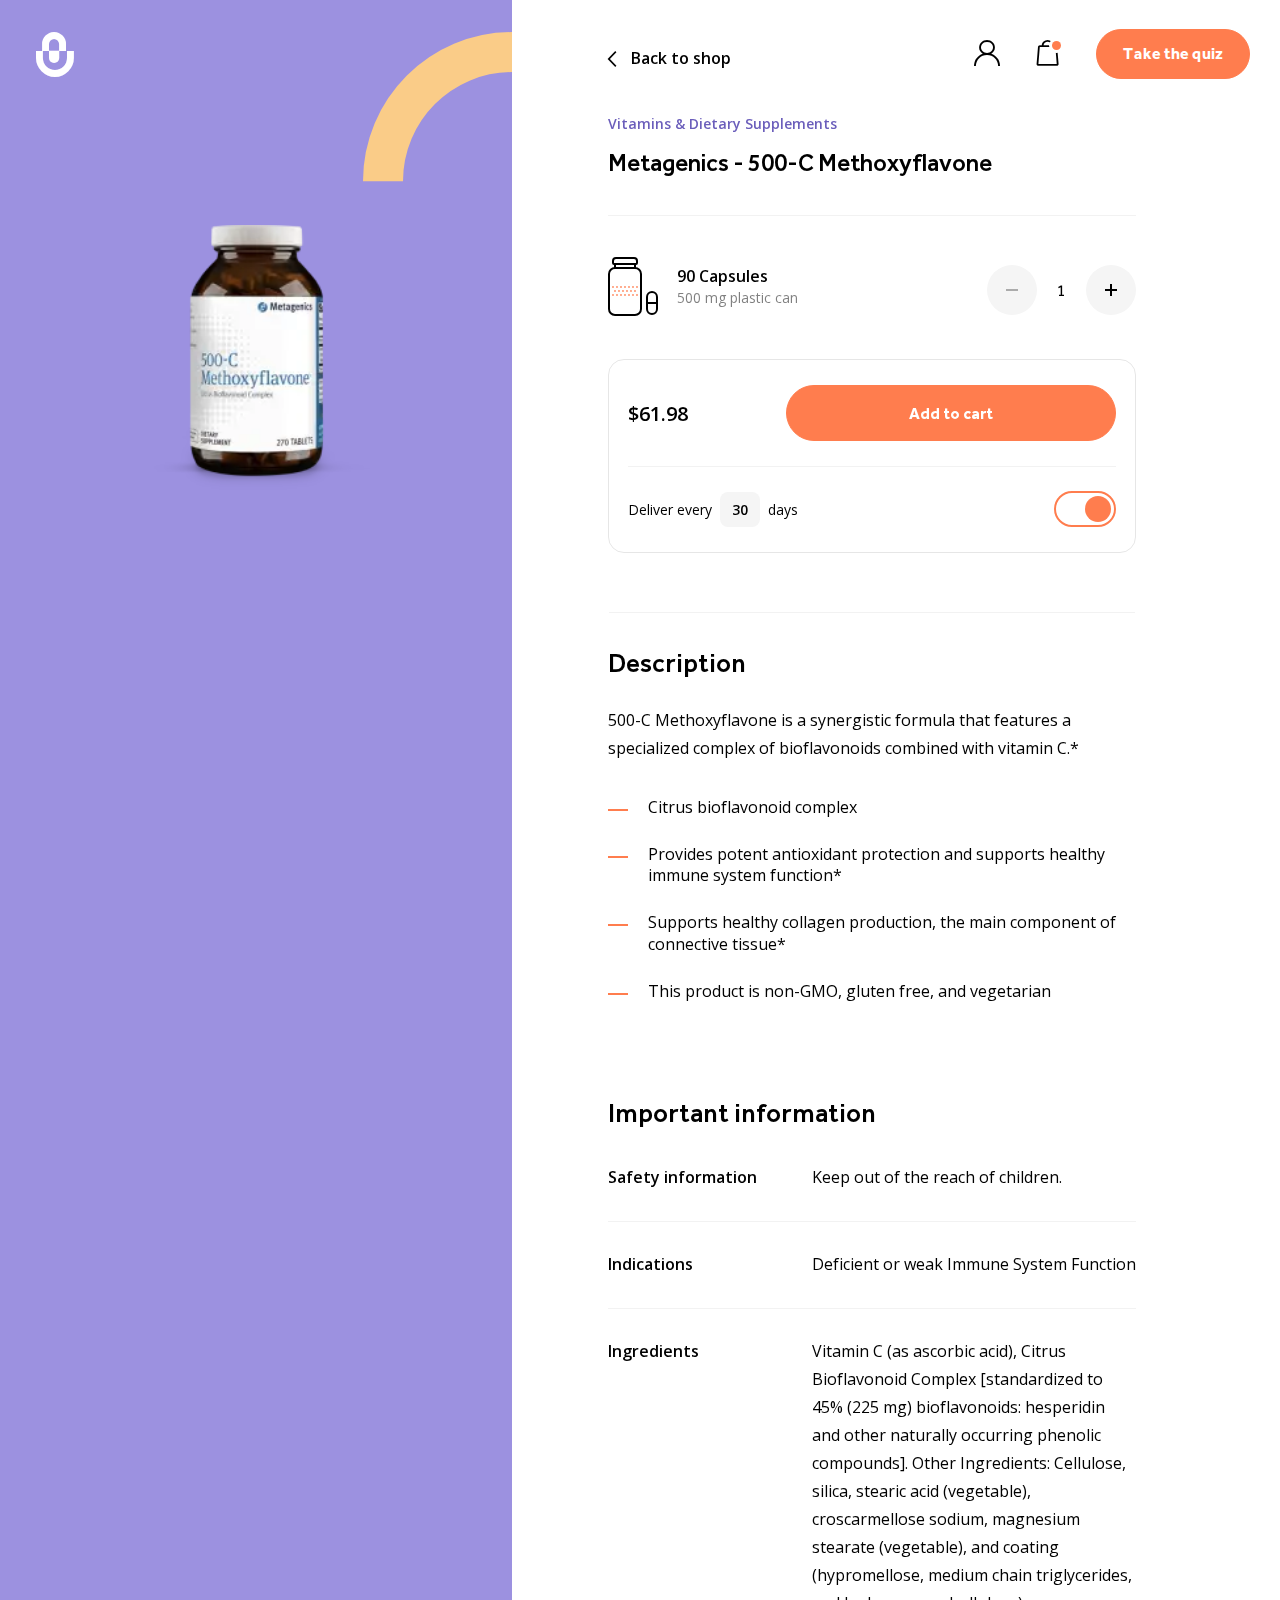
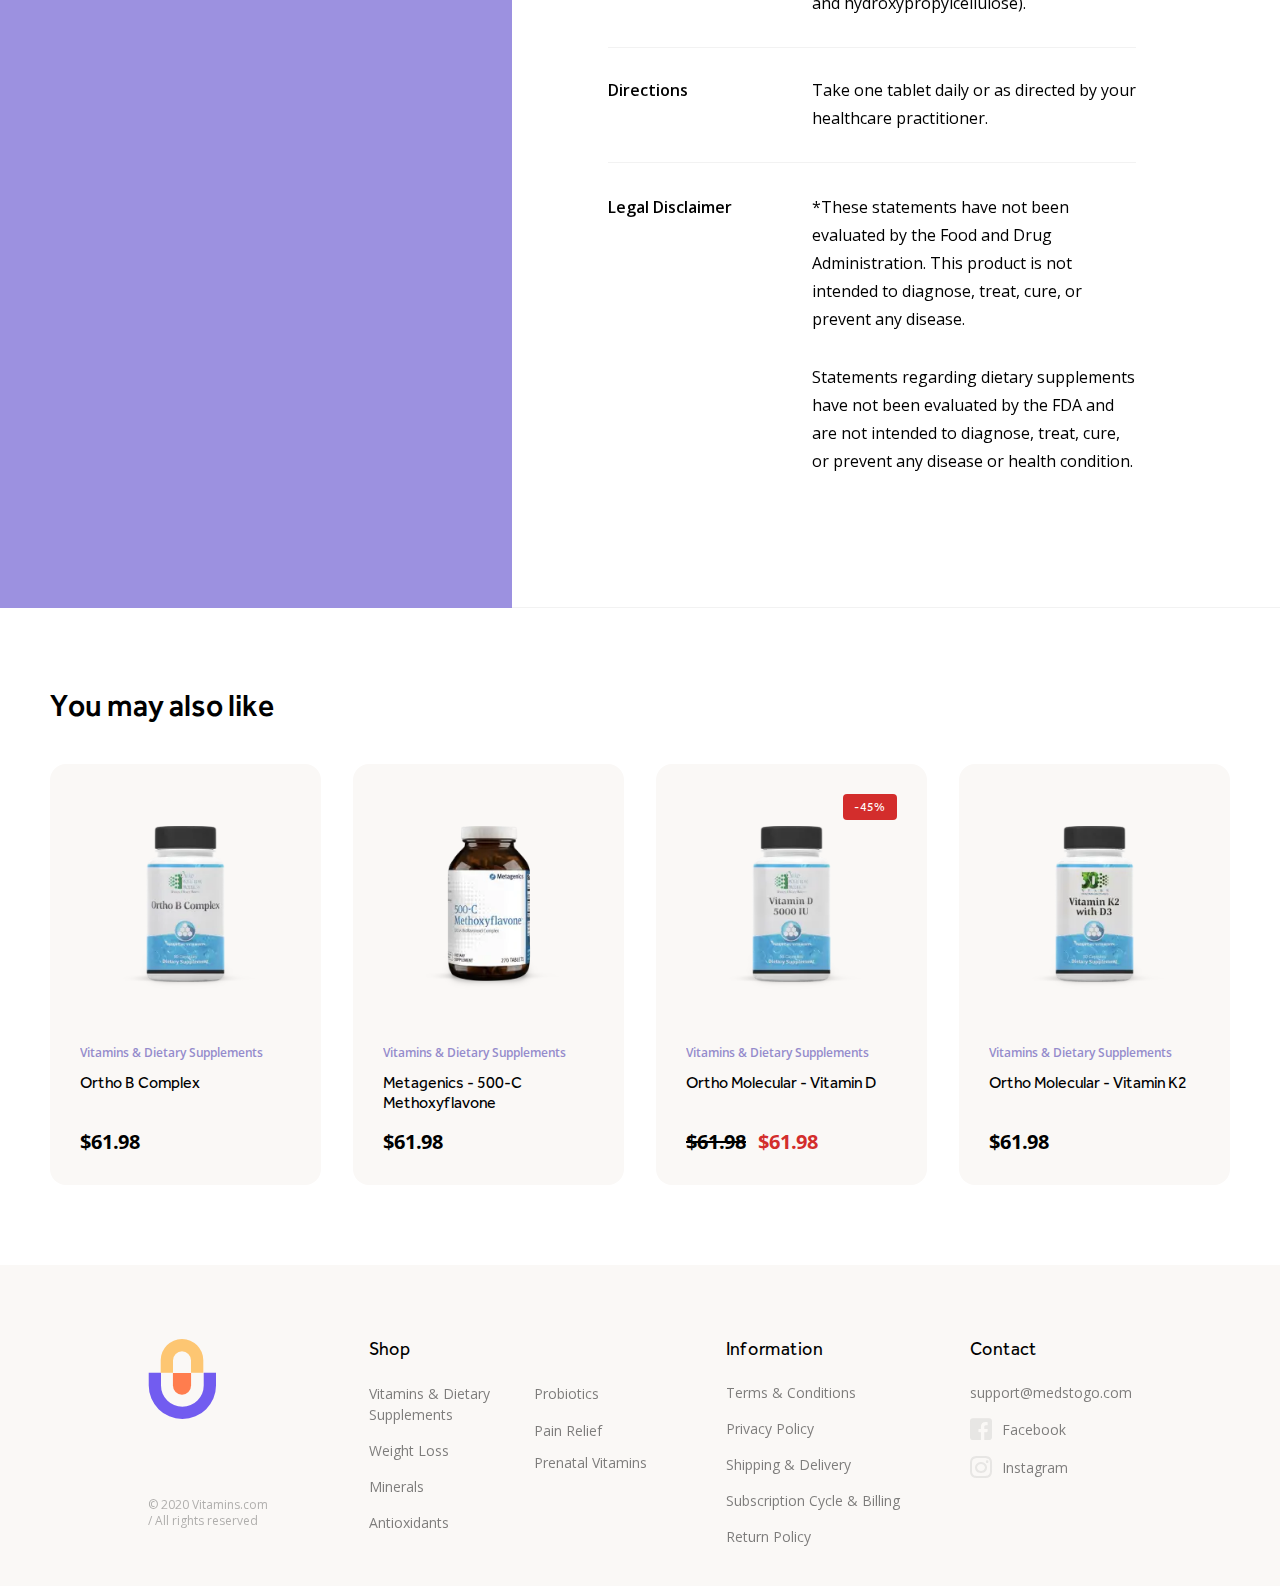
<file: product-1.html>
<!DOCTYPE html>
<html lang="en">

<head>
	<meta charset="UTF-8">
	<meta http-equiv="X-UA-Compatible" content="IE=edge">
	<meta name="viewport" content="width=device-width, initial-scale=1.0">
	<meta name="format-detection" content="telephone=no">
	<link rel="stylesheet" href="./css/product.min.css">
	<link rel="shortcut icon" href="img/icons/favicon-l.png">
	<title>Product</title>
</head>

<body class="product">
	<div class="wrapper">
		<header class="header active-cart">
	<div class="header__container">
		<div class="header__body">
			<div class="header__burger burger">
				<div class="burger__wrapper">
					<span></span>
				</div>
			</div>
			<a class="header__logo" href="index.html"><i class="ic-logo"><span
						class="path1"></span><span class="path2"></span><span
						class="path3"></span></i></a>
			<ul class="header__action header-action">
				<li class="header-action__item">
					<a id="menu-profile" href="profile.html">
						<i class="ic-profile"></i>
					</a>
				</li>
				<li id="cart-circle" class="header-action__item">
					<i class="ic-cart"></i>
				</li>
				<li class="header-action__item"><button class="btn">Take the quiz</button>
				</li>
			</ul>
			<div class="header__aside header-aside header-aside_1">
				<div class="header-aside__body">
					<nav class="header-aside__menu first-menu menu">
						<ul class="first-menu__list menu__list">
							<li id="menu-shop">
								<p class="menu__title">Shop</p>
								<i class="ic-arrow-next"></i>
							</li>
							<li id="menu-information">
								<p class="menu__title">Information</p>
								<i class="ic-arrow-next"></i>
							</li>
							<li id="menu-quiz">
								<p class="menu__title">Take the quiz</p>
							</li>
						</ul>
					</nav>
					<div class="header-aside__content header-aside-content">
						<a href="mailto:support@medstogo.com"
							class="header-aside-content__text">support@medstogo.com</a>
						<h5 class="header-aside-content__copy">© 2020 Vitamins.com / All rights reserved
						</h5>
					</div>
				</div>
			</div>
			<div class="header__aside header-aside header-aside_2">
				<div class="header-aside__body">
					<div class="header-aside__top">
						<i class="ic-arrow-back"></i>
						<a href="catalog.html" class="header-aside__link">Shop</a>
					</div>
					<nav class="header-aside__menu second-menu menu">
						<ul class="second-menu__list menu__list">
							<li class="menu__title">
								<a href="catalog.html">All categories</a>
							</li>
							<li class="menu__title">
								<a href="catalog.html">Vitamins & Dietary Supplements</a>
							</li>
							<li class="menu__title">
								<a href="catalog.html">Weight Loss</a>
							</li>
							<li class="menu__title">
								<a href="catalog.html">Minerals</a>
							</li>
							<li class="menu__title">
								<a href="catalog.html">Antioxidants</a>
							</li>
							<li class="menu__title">
								<a href="catalog.html">Probiotics</a>
							</li>
							<li class="menu__title">
								<a href="catalog.html">Pain Relief</a>
							</li>
							<li class="menu__title">
								<a href="catalog.html">Prenatal Vitamins</a>
							</li>
							<li class="menu__title">
								<a href="catalog.html">Sale%</a>
							</li>
						</ul>
					</nav>
					<div class="header-aside__content header-aside-content">
						<h5 class="header-aside-content__subtitle">Don’t know what vitamins your body
							needs?</h5>
						<p class="header-aside-content__text">
							Answer a few simple questions and automatically
							get a personalazed list of vitamins in minutes
						</p>
						<button class="btn">Take the quiz</button>
					</div>
				</div>
			</div>
			<div class="header__aside header-aside header-aside_3">
				<div class="header-aside__body">
					<div class="header-aside__top">
						<i class="ic-arrow-back"></i>
						<a href="subscriptions.html" class="header-aside__link">Information</a>
					</div>
					<nav class="header-aside__menu third-menu menu">
						<ul class="third-menu__list menu__list">
							<li class="menu__title">
								<a href="subscriptions.html">Subscription Cycle & Billing</a>
							</li>
							<li class="menu__title">
								<a href="subscriptions.html">Terms & Conditions</a>
							</li>
							<li class="menu__title">
								<a href="subscriptions.html">Privacy Policy</a>
							</li>
							<li class="menu__title">
								<a href="subscriptions.html">Shipping & Delivery</a>
							</li>
							<li class="menu__title">
								<a href="subscriptions.html">Return Policy</a>
							</li>
						</ul>
					</nav>
				</div>
			</div>
			<div class="header__aside header-aside header-aside_4">
				<div class="header-aside__body">
					<div class="header-aside__top">
						<i class="ic-arrow-back"></i>
						<a href="profile.html" class="header-aside__link">Profile</a>
					</div>
					<nav class="header-aside__menu second-menu menu">
						<ul class="second-menu__list menu__list">
							<li class="menu__title">
								<a href="profile.html">Subscriptions</a>
							</li>
							<li class="menu__title">
								<a href="profile.html">Orders</a>
							</li>
							<li class="menu__title">
								<a href="profile.html">Account Overview</a>
							</li>
							<li class="menu__title">
								<a href="profile.html">Payment methods</a>
							</li>
							<li class="menu__title">
								<a href="profile.html">Change Password</a>
							</li>
							<li class="menu__title">
								<a href="profile.html">Sign Out</a>
							</li>
						</ul>
					</nav>
				</div>
			</div>
		</div>
	</div>
</header>
		<main class="product">
			<section class="quiz">
	<div class="quiz__body">
		<div class="quiz__content">
			<div class="quiz__header">
				<a class="quiz__logo" href="index.html"><i class="ic-logo"><span
							class="path1"></span><span class="path2"></span><span
							class="path3"></span></i></a>
				<p class="quiz__pages">1/9</p>
			</div>
			<div class="quiz__steps">
				<div class="quiz__step quiz__step_1">
					<div class="quiz__left">
						<h3 class="quiz__title">What’s your first name?</h3>
					</div>
					<div class="quiz__right">
						<p class="decor-circle decor-circle_r"></p>
						<svg width="406" height="307" viewBox="0 0 406 307" fill="none"
							xmlns="http://www.w3.org/2000/svg">
							<path d="M377 1.1993e-05C377 85.0519 307.996 154 222.875 154L183 154"
								stroke="#FFCA78" stroke-width="58" />
							<path d="M29 307C29 222.5 97.9481 154 183 154" stroke="#FFCA78"
								stroke-width="58" />
						</svg>
						<div>
							<p><label for="q-inp1">First Name</label></p>
							<div class="quiz__line">
								<div>
									<input type="text" id="q-inp1" value="Alex" />
								</div>
								<div class="quiz__circle">
									<i class="ic-arrow-next"></i>
								</div>
							</div>
						</div>
					</div>
				</div>
				<div class="quiz__step quiz__step_2">
					<div class="quiz__left">
						<h3 class="quiz__title">Do you smoke?</h3>
					</div>
					<div class="quiz__right">
						<p class="decor-circle decor-circle_o"></p>
						<svg width="160" height="160" viewBox="0 0 160 160" fill="none"
							xmlns="http://www.w3.org/2000/svg">
							<path d="M131 2.75517e-05C131 72.3493 72.3493 131 -2.55994e-05 131"
								stroke="#F6906E" stroke-width="58" />
						</svg>
						<div class="quiz__question quiz__question_column">
							<p>Yes</p>
							<p>No</p>
						</div>
					</div>
				</div>
				<div class="quiz__step quiz__step_3">
					<div class="quiz__left">
						<h3 class="quiz__title">What is your eating habits?</h3>
					</div>
					<div class="quiz__right">
						<p class="decor-circle decor-circle_r"></p>
						<svg width="210" height="264" viewBox="0 0 210 264" fill="none"
							xmlns="http://www.w3.org/2000/svg">
							<path
								d="M3.0146e-05 29C99.9636 29 181 109.589 181 209C181 308.411 99.9635 389 -1.3262e-06 389"
								stroke="#FFCA78" stroke-width="58" />
						</svg>
						<div class="quiz__question quiz__question_row">
							<p>Vegan diet</p>
							<p>Vegetarian diet</p>
							<p class="padding30">
								My diet is generally healthy and includes animal
								protein, fish and veggies
							</p>
							<p>My diet includes fast food and soft drinks</p>
						</div>
					</div>
				</div>
				<div class="quiz__step quiz__step_4">
					<div class="quiz__left">
						<h3 class="quiz__title">
							How frequently do you consume alcoholic beverages?
						</h3>
					</div>
					<div class="quiz__right">
						<p class="decor-circle decor-circle_o"></p>
						<svg width="210" height="275" viewBox="0 0 210 275" fill="none"
							xmlns="http://www.w3.org/2000/svg">
							<path
								d="M210 246C110.037 246 29 165.411 29 66C29 -33.4113 110.036 -114 210 -114"
								stroke="#F6906E" stroke-width="58" />
						</svg>
						<div class="quiz__question quiz__question_row">
							<p>≤ 3 times per week</p>
							<p>4 - 7 times per week</p>
							<p>7+ times per week</p>
						</div>
					</div>
				</div>
				<div class="quiz__step quiz__step_5">
					<div class="quiz__left">
						<h3 class="quiz__title">
							How frequently do you have cold/flu symptoms?
						</h3>
					</div>
					<div class="quiz__right">
						<p class="decor-circle decor-circle_r"></p>
						<svg width="200" height="200" viewBox="0 0 200 200" fill="none"
							xmlns="http://www.w3.org/2000/svg">
							<path d="M171 1.36275e-05C171 94.4407 94.4407 171 -1.85116e-05 171"
								stroke="#FFCA78" stroke-width="58" />
						</svg>
						<div class="quiz__question quiz__question_row">
							<p>≤ 2 per year</p>
							<p>3 - 5 times per year</p>
							<p>5+ times per week</p>
						</div>
					</div>
				</div>
				<div class="quiz__step quiz__step_6">
					<div class="quiz__left">
						<h3 class="quiz__title">Describe your stress level</h3>
					</div>
					<div class="quiz__right">
						<p class="decor-circle decor-circle_o"></p>
						<svg width="160" height="160" viewBox="0 0 160 160" fill="none"
							xmlns="http://www.w3.org/2000/svg">
							<path d="M160 131C87.6507 131 29 72.3493 29 -2.55994e-05" stroke="#F6906E"
								stroke-width="58" />
						</svg>
						<div class="quiz__question quiz__question_row">
							<p>I feel calm and relaxed most of the time</p>
							<p>I get nerevous from time to time</p>
							<p>I’m under a lot of stress most of the time</p>
						</div>
					</div>
				</div>
				<div class="quiz__step quiz__step_7">
					<div class="quiz__left">
						<h3 class="quiz__title">
							Have you ever been diagnosted with high blood glucose
							level?
						</h3>
					</div>
					<div class="quiz__right">
						<p class="decor-circle decor-circle_r"></p>
						<svg width="212" height="210" viewBox="0 0 212 210" fill="none"
							xmlns="http://www.w3.org/2000/svg">
							<path
								d="M389 -1.70623e-05C389 99.9635 308.411 181 209 181C109.589 181 29 99.9635 29 -1.3262e-06"
								stroke="#FFCA78" stroke-width="58" />
						</svg>
						<div class="quiz__question quiz__question_column">
							<p>Yes</p>
							<p>No</p>
						</div>
					</div>
				</div>
				<div class="quiz__step quiz__step_8">
					<div class="quiz__left">
						<h3 class="quiz__title">Tell us what you want to focus on</h3>
					</div>
					<div class="quiz__right">
						<p class="decor-circle decor-circle_o"></p>
						<svg width="171" height="171" viewBox="0 0 171 171" fill="none"
							xmlns="http://www.w3.org/2000/svg">
							<path d="M142 9.8533e-06C142 78.4244 78.4244 142 -1.79237e-05 142"
								stroke="#F6906E" stroke-width="58" />
						</svg>
						<div class="quiz__question quiz__question_grid">
							<div>
								<p>Weight managment</p>
							</div>
							<div>
								<p>Stress relief</p>
							</div>
							<div>
								<p>Immune boost</p>
							</div>
							<div>
								<p>Need to solve a sprcific problem</p>
							</div>
							<div>
								<p>I need a bassic kit for a daily intake</p>
							</div>
							<div>
								<p>All in one</p>
							</div>
						</div>
					</div>
				</div>
				<div class="quiz__step quiz__step_9">
					<div class="quiz__left">
						<h3 class="quiz__title">What’s your email address?</h3>
					</div>
					<div class="quiz__right">
						<p class="decor-circle decor-circle_r"></p>
						<svg width="406" height="307" viewBox="0 0 406 307" fill="none"
							xmlns="http://www.w3.org/2000/svg">
							<path d="M377 1.1993e-05C377 85.0519 307.996 154 222.875 154L183 154"
								stroke="#FFCA78" stroke-width="58" />
							<path d="M29 307C29 222.5 97.9481 154 183 154" stroke="#FFCA78"
								stroke-width="58" />
						</svg>
						<div>
							<p><label for="quiz-email">Email</label></p>
							<div class="quiz__line">
								<div><input id="quiz-email" type="text" value="Alex" /></div>
								<div class="quiz__circle">
									<i class="ic-arrow-next"></i>
								</div>
							</div>
						</div>
					</div>
				</div>
			</div>
			<div class="quiz__footer">
				<div>
					<i class="ic-arrow-back"></i>
					<p class="quiz__back">Back</p>
				</div>
			</div>
		</div>
	</div>
</section>
			<div class="cart">
	<div class="cart__wrapper">
		<div class="cart__body">
			<div class="cart__top">
				<div class="cart__title">Cart</div>
				<div class="cart__close-icon">
					<div class="icon-wrapper"><span></span></div>
				</div>
			</div>
			<div class="cart__fix">
				<div class="cart__items">
					<!-- 'modify': 'empty', -->
					<div class="cart-item ">
	<div class="cart-item__left cart-item__left_pink">
		<div class='cart-item__image image hv '>
			<picture>
				<source type='image/webp' srcset='img/gallery/23.webp'>
				<img src='img/gallery/23.png' alt='product image'>
			</picture>
		</div>
	</div>
	<div class="cart-item__body item-body">
		<div class="item-body__top">
			<h4 class="item-body__title">Ortho Molecular Products CereVive Capsules</h4>
			<div class="item-body__close-icon">
				<div class="item-body__icon-wrapper"><span></span></div>
			</div>
		</div>
		<div class="item-body__center">
			<div class="item-body__buttons">
				<span></span>
				<p class="item-body__num">1</p>
				<span></span>
			</div>
			<div class="item-body__price item-body__price_discount">
				<p class="item-body__summ item-body__summ_full-price">$125.00</p>
				<p class="item-body__summ item-body__summ_discount-price">$84.00</p>
			</div>
		</div>
		<div class="item-body__bottom">
			<div class="item-body__content">
				<div class="item-body__ok-icon">
					<svg width="12" height="9" viewBox="0 0 12 9" fill="none"
						xmlns="http://www.w3.org/2000/svg">
						<path d="M1.5 4L4.5 7L10.5 1" stroke="white" stroke-width="2" />
					</svg>
				</div>
				<p class="item-body__text">Deliver every</p>
				<p class="item-body__text item-body__text_b"><span>30</span><i
						class="ic-arrow-down"></i></p>
				<p class="item-body__text">days</p>
			</div>
		</div>
	</div>
</div>
					<div class="cart-item ">
	<div class="cart-item__left cart-item__left_purple">
		<div class='cart-item__image image hv '>
			<picture>
				<source type='image/webp' srcset='img/gallery/02.webp'>
				<img src='img/gallery/02.png' alt='product image'>
			</picture>
		</div>
	</div>
	<div class="cart-item__body item-body">
		<div class="item-body__top">
			<h4 class="item-body__title">Standard Process Thymus PMG 90 Tablets</h4>
			<div class="item-body__close-icon">
				<div class="item-body__icon-wrapper"><span></span></div>
			</div>
		</div>
		<div class="item-body__center">
			<div class="item-body__buttons">
				<span></span>
				<p class="item-body__num">1</p>
				<span></span>
			</div>
			<div class="item-body__price ">
				<p class="item-body__summ item-body__summ_full-price">$84.00</p>
				<p class="item-body__summ item-body__summ_discount-price">@@discountPrice</p>
			</div>
		</div>
		<div class="item-body__bottom">
			<div class="item-body__content">
				<div class="item-body__ok-icon">
					<svg width="12" height="9" viewBox="0 0 12 9" fill="none"
						xmlns="http://www.w3.org/2000/svg">
						<path d="M1.5 4L4.5 7L10.5 1" stroke="white" stroke-width="2" />
					</svg>
				</div>
				<p class="item-body__text">Deliver every</p>
				<p class="item-body__text item-body__text_b"><span>30</span><i
						class="ic-arrow-down"></i></p>
				<p class="item-body__text">days</p>
			</div>
		</div>
	</div>
</div>
					<div class="cart-item ">
	<div class="cart-item__left cart-item__left_pink">
		<div class='cart-item__image image hv '>
			<picture>
				<source type='image/webp' srcset='img/gallery/23.webp'>
				<img src='img/gallery/23.png' alt='product image'>
			</picture>
		</div>
	</div>
	<div class="cart-item__body item-body">
		<div class="item-body__top">
			<h4 class="item-body__title">Ortho Molecular Products CereVive Capsules</h4>
			<div class="item-body__close-icon">
				<div class="item-body__icon-wrapper"><span></span></div>
			</div>
		</div>
		<div class="item-body__center">
			<div class="item-body__buttons">
				<span></span>
				<p class="item-body__num">1</p>
				<span></span>
			</div>
			<div class="item-body__price item-body__price_discount">
				<p class="item-body__summ item-body__summ_full-price">$125.00</p>
				<p class="item-body__summ item-body__summ_discount-price">$84.00</p>
			</div>
		</div>
		<div class="item-body__bottom">
			<div class="item-body__content">
				<div class="item-body__ok-icon">
					<svg width="12" height="9" viewBox="0 0 12 9" fill="none"
						xmlns="http://www.w3.org/2000/svg">
						<path d="M1.5 4L4.5 7L10.5 1" stroke="white" stroke-width="2" />
					</svg>
				</div>
				<p class="item-body__text">Deliver every</p>
				<p class="item-body__text item-body__text_b"><span>30</span><i
						class="ic-arrow-down"></i></p>
				<p class="item-body__text">days</p>
			</div>
		</div>
	</div>
</div>
					<div class="cart-item ">
	<div class="cart-item__left cart-item__left_purple">
		<div class='cart-item__image image hv '>
			<picture>
				<source type='image/webp' srcset='img/gallery/21.webp'>
				<img src='img/gallery/21.png' alt='product image'>
			</picture>
		</div>
	</div>
	<div class="cart-item__body item-body">
		<div class="item-body__top">
			<h4 class="item-body__title">Ortho Molecular Products CereVive Capsules</h4>
			<div class="item-body__close-icon">
				<div class="item-body__icon-wrapper"><span></span></div>
			</div>
		</div>
		<div class="item-body__center">
			<div class="item-body__buttons">
				<span></span>
				<p class="item-body__num">1</p>
				<span></span>
			</div>
			<div class="item-body__price item-body__price_discount">
				<p class="item-body__summ item-body__summ_full-price">$125.00</p>
				<p class="item-body__summ item-body__summ_discount-price">$84.00</p>
			</div>
		</div>
		<div class="item-body__bottom">
			<div class="item-body__content">
				<div class="item-body__ok-icon">
					<svg width="12" height="9" viewBox="0 0 12 9" fill="none"
						xmlns="http://www.w3.org/2000/svg">
						<path d="M1.5 4L4.5 7L10.5 1" stroke="white" stroke-width="2" />
					</svg>
				</div>
				<p class="item-body__text">Deliver every</p>
				<p class="item-body__text item-body__text_b"><span>30</span><i
						class="ic-arrow-down"></i></p>
				<p class="item-body__text">days</p>
			</div>
		</div>
	</div>
</div>
					<div class="cart-item ">
	<div class="cart-item__left cart-item__left_pink">
		<div class='cart-item__image image hv '>
			<picture>
				<source type='image/webp' srcset='img/gallery/22.webp'>
				<img src='img/gallery/22.png' alt='product image'>
			</picture>
		</div>
	</div>
	<div class="cart-item__body item-body">
		<div class="item-body__top">
			<h4 class="item-body__title">Ortho Molecular Products CereVive Capsules</h4>
			<div class="item-body__close-icon">
				<div class="item-body__icon-wrapper"><span></span></div>
			</div>
		</div>
		<div class="item-body__center">
			<div class="item-body__buttons">
				<span></span>
				<p class="item-body__num">1</p>
				<span></span>
			</div>
			<div class="item-body__price item-body__price_discount">
				<p class="item-body__summ item-body__summ_full-price">$125.00</p>
				<p class="item-body__summ item-body__summ_discount-price">$84.00</p>
			</div>
		</div>
		<div class="item-body__bottom">
			<div class="item-body__content">
				<div class="item-body__ok-icon">
					<svg width="12" height="9" viewBox="0 0 12 9" fill="none"
						xmlns="http://www.w3.org/2000/svg">
						<path d="M1.5 4L4.5 7L10.5 1" stroke="white" stroke-width="2" />
					</svg>
				</div>
				<p class="item-body__text">Deliver every</p>
				<p class="item-body__text item-body__text_b"><span>30</span><i
						class="ic-arrow-down"></i></p>
				<p class="item-body__text">days</p>
			</div>
		</div>
	</div>
</div>
					<!-- 'disabled': 'disabled' -->
				</div>
			</div>
			<div class="cart__empty">
				<p class="cart__empty-text">Your cart is empty</p>
				<svg width="200" height="238" viewBox="0 0 200 238" fill="none"
					xmlns="http://www.w3.org/2000/svg">
					<path
						d="M100 36.5031C85.1095 36.5031 72.9927 48.6221 72.9927 63.5153V100.748H36.4963V63.5153C36.4963 28.4724 64.9635 0 100 0C135.036 0 163.504 28.4724 163.504 63.5153V100.748H127.007V63.5153C127.007 48.6221 114.891 36.5031 100 36.5031Z"
						fill="#FAF8F6" />
					<path
						d="M127.007 100.748H72.9927V137.982C72.9927 152.875 85.1095 164.994 100 164.994C114.891 164.994 127.007 152.875 127.007 137.982V100.748Z"
						fill="#FAF8F6" />
					<path
						d="M163.504 100.748H200V137.982C200 193.174 155.182 238 100 238C44.8175 238 0 193.174 0 137.982V100.748H36.4963V137.982C36.4963 173.025 64.9635 201.497 100 201.497C135.036 201.497 163.504 173.025 163.504 137.982V100.748Z"
						fill="#FAF8F6" />
				</svg>

			</div>
			<div class="cart__bottom">
				<div class="cart__bottom__btn btn">
					<p>Check Out</p>
					<span>•</span>
					<p>$156.58</p>
				</div>
				<p class="cart__disabled-text">Minimum order amount is $700</p>

			</div>

		</div>
	</div>

</div>
			<div class="product__body">
				<section class="product-left product-left_purple ">
	<h6 class="hidden-heading">our product</h6>
	<svg width="149" height="150" viewBox="0 0 149 150" fill="none"
		xmlns="http://www.w3.org/2000/svg">
		<path d="M20 149.314C20 77.9479 77.7553 20.094 149 20.094" stroke="#FACC88"
			stroke-width="40" />
	</svg>

	<div class="product-left__image image">
		<picture>
			<source type="image/webp" srcset="img/gallery/02.webp">
			<img src="img/gallery/02.png" alt="product image">
		</picture>
	</div>
</section>
				<section class="product-right ">
	<div class="product-right__fix">
		<div class="product-right__back-button">
			<i class="ic-arrow-back"></i>
			<p>Back to shop</p>
		</div>
		<h3
			class="product-right__label product-right__label_purple">
			Vitamins & Dietary Supplements</h3>
		<h2 class="product-right__title">Metagenics - 500-C Methoxyflavone</h2>
		<div class="item-icon-row">
	<div class="item-icon-row__product">
		<img src="img/icons/bottle_01.svg" alt="product icon">
		<div class="item-icon-row__content">
			<p class="item-icon-row__subtitle">90 Capsules</p>
			<p class="item-icon-row__text">500 mg plastic can</p>
		</div>
	</div>
	<div class="item-icon-row__buttons">
		<span></span>
		<p class="item-icon-row__num">1</p>
		<span></span>
	</div>

</div>
		
		
		<div class="add-to-cart ">
	<div class="add-to-cart__top">
		<div class="add-to-cart__money">
			<p class="add-to-cart__summ ">
				$61.98</p>
			
			
		</div>
		<button class="btn">Add to cart</button>
	</div>
	<div class="add-to-cart__bottom">
		<div class="add-to-cart__content">
			<p class="add-to-cart__text">Deliver every</p>
			<p class="add-to-cart__text add-to-cart__text_b"><span>30</span><i
					class="ic-arrow-down"></i></p>
			<p class="add-to-cart__text">days</p>
		</div>
		<div class="add-to-cart__switch">
			<span></span>
		</div>
	</div>

</div>
		
		<h4 class="product-right__subtitle">Description</h4>
		<p class="product-right__text product-right__text_first">500-C Methoxyflavone is a synergistic
			formula that features a
			specialized complex of bioflavonoids combined with vitamin C.*</p>
		<ul class="product-right__list">
			<li>Citrus bioflavonoid complex</li>
			<li>Provides potent antioxidant protection and supports healthy immune system function*
			</li>
			<li>Supports healthy collagen production, the main component of connective tissue*</li>
			<li>This product is non-GMO, gluten free, and vegetarian</li>
		</ul>
		<h4 class="product-right__subtitle product-right__subtitle_second">Important information</h4>
		<div class="product-right__text-body">
			<p class="product-right__text product-right__text_b">Safety information</p>
			<p class="product-right__text">Keep out of the reach of children.</p>
		</div>
		<div class="product-right__text-body">
			<p class="product-right__text product-right__text_b">Indications</p>
			<p class="product-right__text">Deficient or weak Immune System Function</p>
		</div>
		<div class="product-right__text-body">
			<p class="product-right__text product-right__text_b">Ingredients</p>
			<p class="product-right__text">Vitamin C (as ascorbic acid), Citrus Bioflavonoid Complex
				[standardized to 45% (225 mg)
				bioflavonoids: hesperidin and other naturally occurring phenolic compounds]. Other
				Ingredients:
				Cellulose, silica, stearic acid (vegetable), croscarmellose sodium, magnesium stearate
				(vegetable),
				and coating (hypromellose, medium chain triglycerides, and hydroxypropylcellulose).</p>
		</div>
		<div class="product-right__text-body">
			<p class="product-right__text product-right__text_b">Directions</p>
			<p class="product-right__text">Take one tablet daily or as directed by your healthcare
				practitioner.</p>
		</div>
		<div class="product-right__text-body">
			<p class="product-right__text product-right__text_b">Legal Disclaimer</p>
			<div class="product-right__sub-body">
				<p class="product-right__text"> *These statements have not been evaluated by the Food
					and
					Drug
					Administration. This product is
					not
					intended to diagnose, treat, cure, or prevent any disease.
				</p>
				<p class="product-right__text product-right__text_last">Statements regarding dietary
					supplements have not been
					evaluated
					by the FDA and are not
					intended to
					diagnose, treat, cure, or prevent any disease or health condition.</p>
			</div>
		</div>
	</div>
</section>
			</div>
			<section class="cards">
				<h4 class="cards__title">You may also like</h4>
				<div class="cards__body">
					<div class="card-item ">
	<p class="card-item__decor-discount"></p>
	<div class="card-item__image">
		<picture>
			<source type='image/webp' srcset='img/gallery/01.webp'>
			<img src='img/gallery/01.png' alt='product image'>
		</picture>
	</div>
	<div class="card-item__body">
		<h4 class="card-item__label card-item__label_purple">Vitamins & Dietary Supplements</h4>
		<h3 class="card-item__title">Ortho B Complex</h3>
		<div class="card-item__summ">
			<p class="card-item__full-price">$61.98</p>
			<p class="card-item__discount-price"></p>
		</div>
	</div>
</div><div class="card-item ">
	<p class="card-item__decor-discount"></p>
	<div class="card-item__image">
		<picture>
			<source type='image/webp' srcset='img/gallery/02.webp'>
			<img src='img/gallery/02.png' alt='product image'>
		</picture>
	</div>
	<div class="card-item__body">
		<h4 class="card-item__label card-item__label_purple">Vitamins & Dietary Supplements</h4>
		<h3 class="card-item__title">Metagenics - 500-C Methoxyflavone</h3>
		<div class="card-item__summ">
			<p class="card-item__full-price">$61.98</p>
			<p class="card-item__discount-price"></p>
		</div>
	</div>
</div><div class="card-item card-item_discount">
	<p class="card-item__decor-discount">-45%</p>
	<div class="card-item__image">
		<picture>
			<source type='image/webp' srcset='img/gallery/03.webp'>
			<img src='img/gallery/03.png' alt='product image'>
		</picture>
	</div>
	<div class="card-item__body">
		<h4 class="card-item__label card-item__label_purple">Vitamins & Dietary Supplements</h4>
		<h3 class="card-item__title">Ortho Molecular - Vitamin D</h3>
		<div class="card-item__summ">
			<p class="card-item__full-price">$61.98</p>
			<p class="card-item__discount-price">$61.98</p>
		</div>
	</div>
</div><div class="card-item ">
	<p class="card-item__decor-discount"></p>
	<div class="card-item__image">
		<picture>
			<source type='image/webp' srcset='img/gallery/04.webp'>
			<img src='img/gallery/04.png' alt='product image'>
		</picture>
	</div>
	<div class="card-item__body">
		<h4 class="card-item__label card-item__label_purple">Vitamins & Dietary Supplements</h4>
		<h3 class="card-item__title">Ortho Molecular - Vitamin K2</h3>
		<div class="card-item__summ">
			<p class="card-item__full-price">$61.98</p>
			<p class="card-item__discount-price"></p>
		</div>
	</div>
</div>
				</div>
			</section>
		</main>
		<footer id="footer" class="footer">
	<div class="footer__container">
		<div class="footer__first">
			<a class="footer__logo" href="index.html"><i class="ic-logo"><span
						class="path1"></span><span class="path2"></span><span
						class="path3"></span></i></a>
			<p class="footer__copy footer__copy_desktop">© 2020 Vitamins.com / All rights reserved</p>
		</div>
		<div class="footer__content">
			<div class="footer__menu menu-footer">
				<h4 class="menu-footer__title">Shop</h4>
				<ul class="menu-footer__list menu-footer__list_1">
					<li><a href="catalog.html">Vitamins & Dietary Supplements</a></li>
					<li><a href="catalog.html">Weight Loss</a></li>
					<li><a href="catalog.html">Minerals</a></li>
					<li><a href="catalog.html">Antioxidants</a></li>
					<li><a href="catalog.html">Probiotics</a></li>
					<li><a href="catalog.html">Pain Relief</a></li>
					<li><a href="catalog.html">Prenatal Vitamins</a></li>
				</ul>
			</div>
			<div class="footer__menu menu-footer">
				<h4 class="menu-footer__title">Information</h4>
				<ul class="menu-footer__list menu-footer__list_2">
					<li><a href="subscriptions.html">Subscription Cycle & Billing</a></li>
					<li><a href="subscriptions.html">Terms & Conditions</a></li>
					<li><a href="subscriptions.html">Privacy Policy</a></li>
					<li><a href="subscriptions.html">Shipping & Delivery</a></li>
					<li><a href="subscriptions.html">Return Policy</a></li>
				</ul>
			</div>
			<div class="footer__menu menu-footer">
				<h4 class="menu-footer__title">Contact</h4>
				<ul class="menu-footer__list menu-footer__list_3">
					<li><a href="mailto:support@medstogo.com">support@medstogo.com</a></li>
					<li><a href="#"><i class="ic-facebook-grey"></i>Facebook</a></li>
					<li><a href="#"><i class="ic-instagram-grey"></i>Instagram</a></li>
				</ul>
			</div>
		</div>
		<p class="footer__copy footer__copy_mobile">© 2020 Vitamins.com / All rights reserved</p>
	</div>
</footer>
	</div>
	<script src="js/script.min.js"></script>
</body>

</html>
</file>
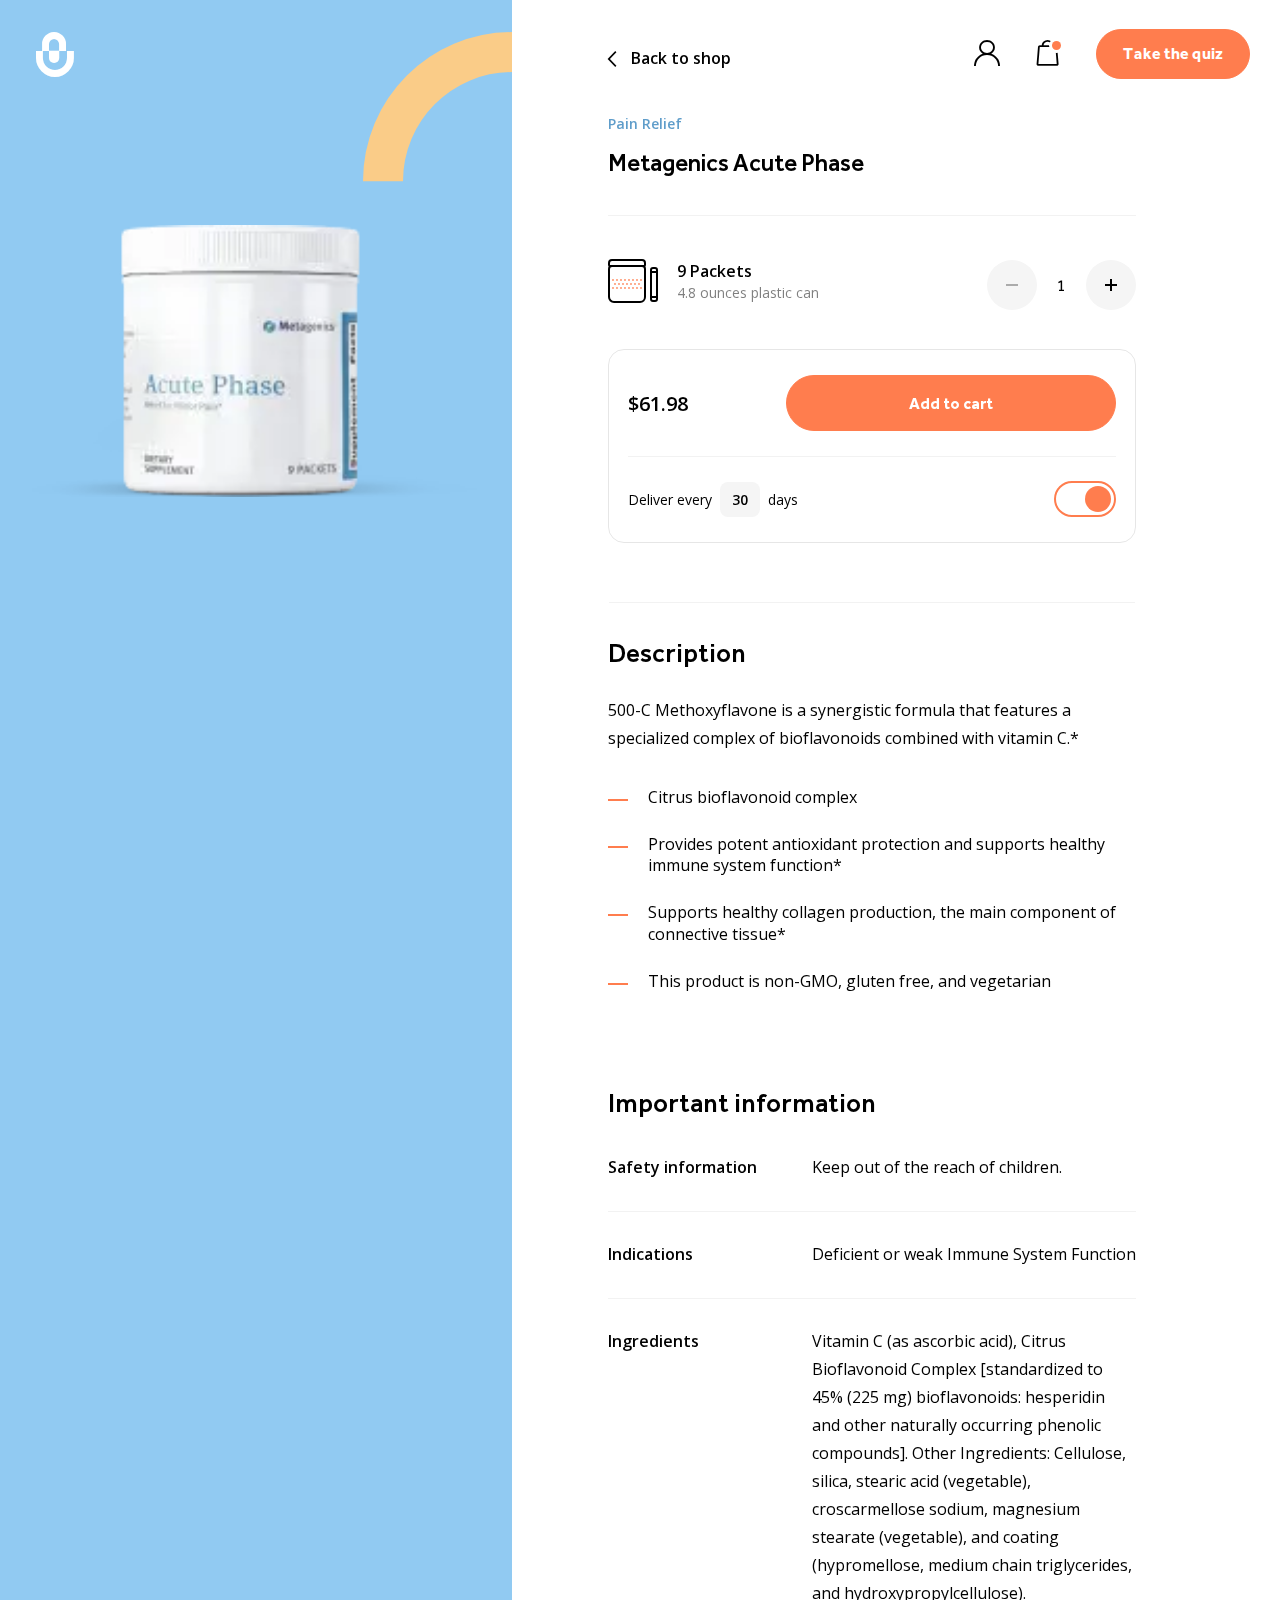
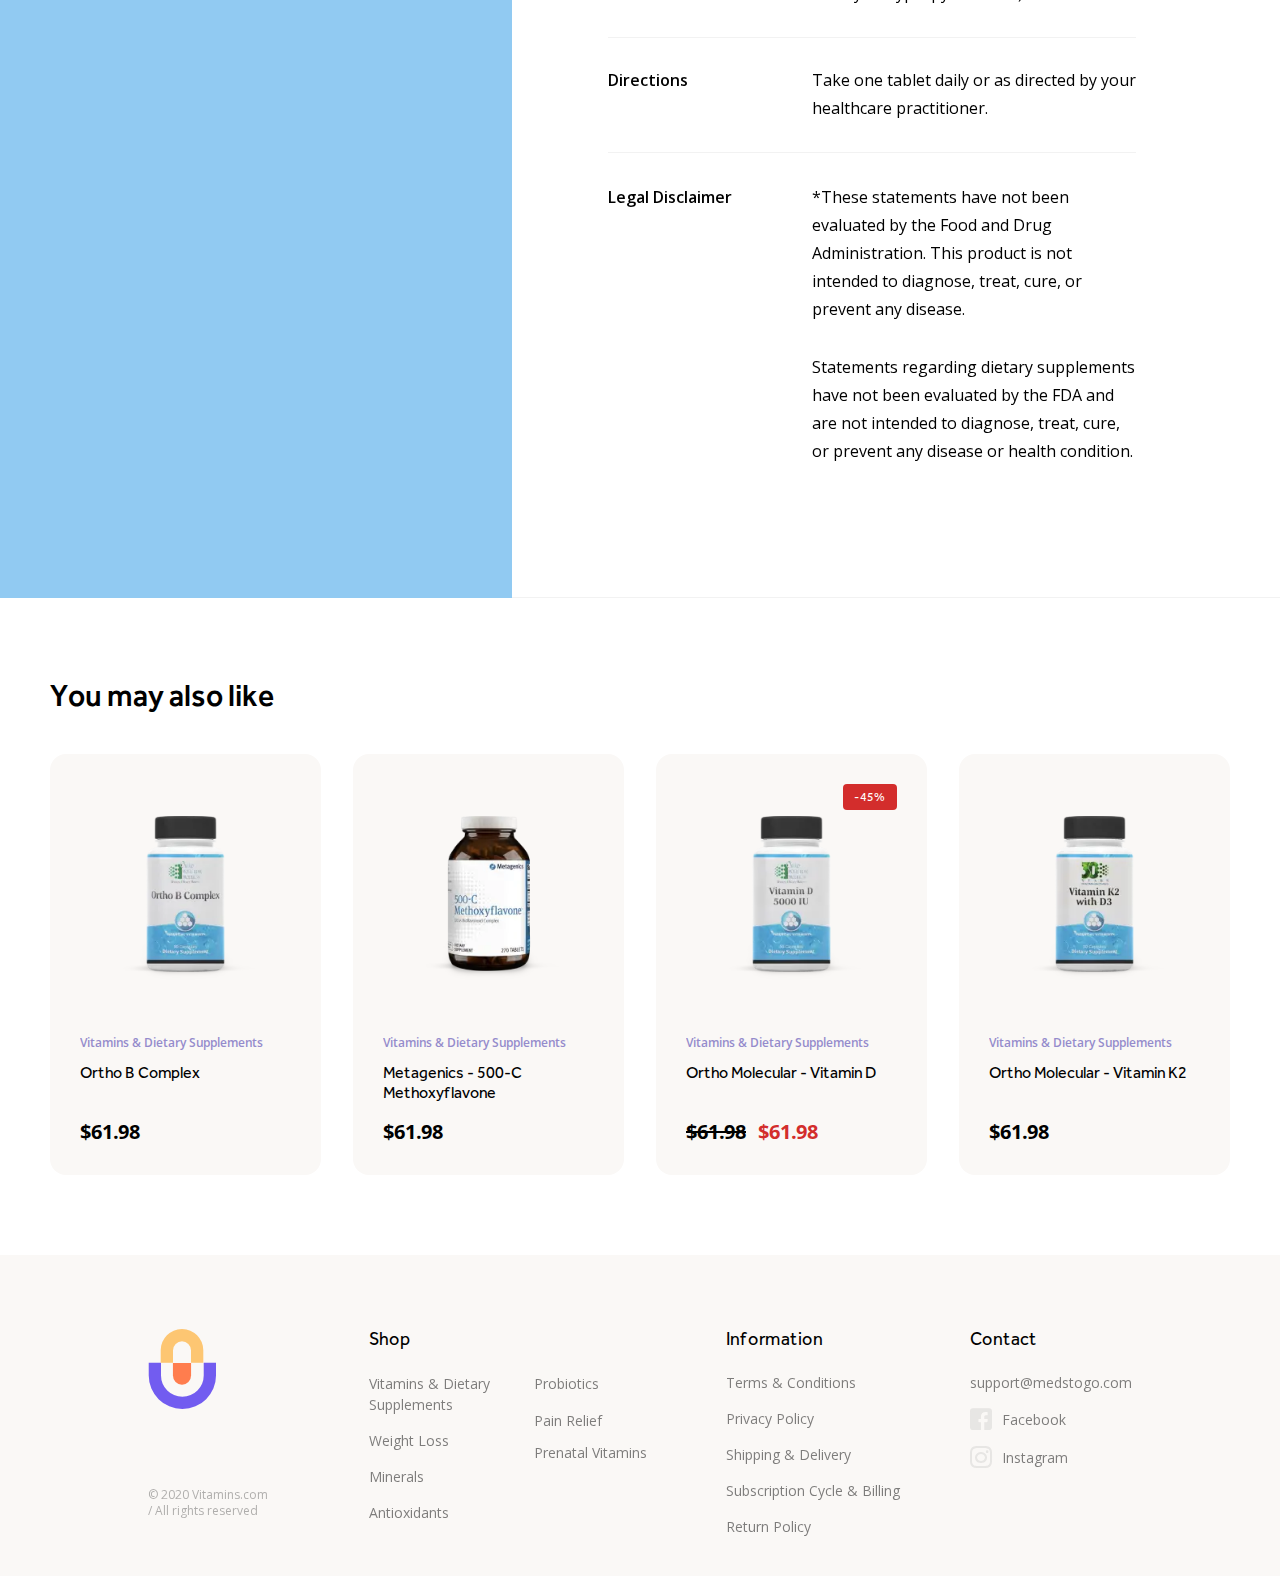
<file: product-2.html>
<!DOCTYPE html>
<html lang="en">

<head>
	<meta charset="UTF-8">
	<meta http-equiv="X-UA-Compatible" content="IE=edge">
	<meta name="viewport" content="width=device-width, initial-scale=1.0">
	<meta name="format-detection" content="telephone=no">
	<link rel="stylesheet" href="./css/product.min.css">
	<link rel="shortcut icon" href="img/icons/favicon-l.png">
	<title>Product</title>
</head>

<body class="product">
	<div class="wrapper">
		<header class="header active-cart">
	<div class="header__container">
		<div class="header__body">
			<div class="header__burger burger">
				<div class="burger__wrapper">
					<span></span>
				</div>
			</div>
			<a class="header__logo" href="index.html"><i class="ic-logo"><span
						class="path1"></span><span class="path2"></span><span
						class="path3"></span></i></a>
			<ul class="header__action header-action">
				<li class="header-action__item">
					<a id="menu-profile" href="profile.html">
						<i class="ic-profile"></i>
					</a>
				</li>
				<li id="cart-circle" class="header-action__item">
					<i class="ic-cart"></i>
				</li>
				<li class="header-action__item"><button class="btn">Take the quiz</button>
				</li>
			</ul>
			<div class="header__aside header-aside header-aside_1">
				<div class="header-aside__body">
					<nav class="header-aside__menu first-menu menu">
						<ul class="first-menu__list menu__list">
							<li id="menu-shop">
								<p class="menu__title">Shop</p>
								<i class="ic-arrow-next"></i>
							</li>
							<li id="menu-information">
								<p class="menu__title">Information</p>
								<i class="ic-arrow-next"></i>
							</li>
							<li id="menu-quiz">
								<p class="menu__title">Take the quiz</p>
							</li>
						</ul>
					</nav>
					<div class="header-aside__content header-aside-content">
						<a href="mailto:support@medstogo.com"
							class="header-aside-content__text">support@medstogo.com</a>
						<h5 class="header-aside-content__copy">© 2020 Vitamins.com / All rights reserved
						</h5>
					</div>
				</div>
			</div>
			<div class="header__aside header-aside header-aside_2">
				<div class="header-aside__body">
					<div class="header-aside__top">
						<i class="ic-arrow-back"></i>
						<a href="catalog.html" class="header-aside__link">Shop</a>
					</div>
					<nav class="header-aside__menu second-menu menu">
						<ul class="second-menu__list menu__list">
							<li class="menu__title">
								<a href="catalog.html">All categories</a>
							</li>
							<li class="menu__title">
								<a href="catalog.html">Vitamins & Dietary Supplements</a>
							</li>
							<li class="menu__title">
								<a href="catalog.html">Weight Loss</a>
							</li>
							<li class="menu__title">
								<a href="catalog.html">Minerals</a>
							</li>
							<li class="menu__title">
								<a href="catalog.html">Antioxidants</a>
							</li>
							<li class="menu__title">
								<a href="catalog.html">Probiotics</a>
							</li>
							<li class="menu__title">
								<a href="catalog.html">Pain Relief</a>
							</li>
							<li class="menu__title">
								<a href="catalog.html">Prenatal Vitamins</a>
							</li>
							<li class="menu__title">
								<a href="catalog.html">Sale%</a>
							</li>
						</ul>
					</nav>
					<div class="header-aside__content header-aside-content">
						<h5 class="header-aside-content__subtitle">Don’t know what vitamins your body
							needs?</h5>
						<p class="header-aside-content__text">
							Answer a few simple questions and automatically
							get a personalazed list of vitamins in minutes
						</p>
						<button class="btn">Take the quiz</button>
					</div>
				</div>
			</div>
			<div class="header__aside header-aside header-aside_3">
				<div class="header-aside__body">
					<div class="header-aside__top">
						<i class="ic-arrow-back"></i>
						<a href="subscriptions.html" class="header-aside__link">Information</a>
					</div>
					<nav class="header-aside__menu third-menu menu">
						<ul class="third-menu__list menu__list">
							<li class="menu__title">
								<a href="subscriptions.html">Subscription Cycle & Billing</a>
							</li>
							<li class="menu__title">
								<a href="subscriptions.html">Terms & Conditions</a>
							</li>
							<li class="menu__title">
								<a href="subscriptions.html">Privacy Policy</a>
							</li>
							<li class="menu__title">
								<a href="subscriptions.html">Shipping & Delivery</a>
							</li>
							<li class="menu__title">
								<a href="subscriptions.html">Return Policy</a>
							</li>
						</ul>
					</nav>
				</div>
			</div>
			<div class="header__aside header-aside header-aside_4">
				<div class="header-aside__body">
					<div class="header-aside__top">
						<i class="ic-arrow-back"></i>
						<a href="profile.html" class="header-aside__link">Profile</a>
					</div>
					<nav class="header-aside__menu second-menu menu">
						<ul class="second-menu__list menu__list">
							<li class="menu__title">
								<a href="profile.html">Subscriptions</a>
							</li>
							<li class="menu__title">
								<a href="profile.html">Orders</a>
							</li>
							<li class="menu__title">
								<a href="profile.html">Account Overview</a>
							</li>
							<li class="menu__title">
								<a href="profile.html">Payment methods</a>
							</li>
							<li class="menu__title">
								<a href="profile.html">Change Password</a>
							</li>
							<li class="menu__title">
								<a href="profile.html">Sign Out</a>
							</li>
						</ul>
					</nav>
				</div>
			</div>
		</div>
	</div>
</header>
		<main class="product">
			<section class="quiz">
	<div class="quiz__body">
		<div class="quiz__content">
			<div class="quiz__header">
				<a class="quiz__logo" href="index.html"><i class="ic-logo"><span
							class="path1"></span><span class="path2"></span><span
							class="path3"></span></i></a>
				<p class="quiz__pages">1/9</p>
			</div>
			<div class="quiz__steps">
				<div class="quiz__step quiz__step_1">
					<div class="quiz__left">
						<h3 class="quiz__title">What’s your first name?</h3>
					</div>
					<div class="quiz__right">
						<p class="decor-circle decor-circle_r"></p>
						<svg width="406" height="307" viewBox="0 0 406 307" fill="none"
							xmlns="http://www.w3.org/2000/svg">
							<path d="M377 1.1993e-05C377 85.0519 307.996 154 222.875 154L183 154"
								stroke="#FFCA78" stroke-width="58" />
							<path d="M29 307C29 222.5 97.9481 154 183 154" stroke="#FFCA78"
								stroke-width="58" />
						</svg>
						<div>
							<p><label for="q-inp1">First Name</label></p>
							<div class="quiz__line">
								<div>
									<input type="text" id="q-inp1" value="Alex" />
								</div>
								<div class="quiz__circle">
									<i class="ic-arrow-next"></i>
								</div>
							</div>
						</div>
					</div>
				</div>
				<div class="quiz__step quiz__step_2">
					<div class="quiz__left">
						<h3 class="quiz__title">Do you smoke?</h3>
					</div>
					<div class="quiz__right">
						<p class="decor-circle decor-circle_o"></p>
						<svg width="160" height="160" viewBox="0 0 160 160" fill="none"
							xmlns="http://www.w3.org/2000/svg">
							<path d="M131 2.75517e-05C131 72.3493 72.3493 131 -2.55994e-05 131"
								stroke="#F6906E" stroke-width="58" />
						</svg>
						<div class="quiz__question quiz__question_column">
							<p>Yes</p>
							<p>No</p>
						</div>
					</div>
				</div>
				<div class="quiz__step quiz__step_3">
					<div class="quiz__left">
						<h3 class="quiz__title">What is your eating habits?</h3>
					</div>
					<div class="quiz__right">
						<p class="decor-circle decor-circle_r"></p>
						<svg width="210" height="264" viewBox="0 0 210 264" fill="none"
							xmlns="http://www.w3.org/2000/svg">
							<path
								d="M3.0146e-05 29C99.9636 29 181 109.589 181 209C181 308.411 99.9635 389 -1.3262e-06 389"
								stroke="#FFCA78" stroke-width="58" />
						</svg>
						<div class="quiz__question quiz__question_row">
							<p>Vegan diet</p>
							<p>Vegetarian diet</p>
							<p class="padding30">
								My diet is generally healthy and includes animal
								protein, fish and veggies
							</p>
							<p>My diet includes fast food and soft drinks</p>
						</div>
					</div>
				</div>
				<div class="quiz__step quiz__step_4">
					<div class="quiz__left">
						<h3 class="quiz__title">
							How frequently do you consume alcoholic beverages?
						</h3>
					</div>
					<div class="quiz__right">
						<p class="decor-circle decor-circle_o"></p>
						<svg width="210" height="275" viewBox="0 0 210 275" fill="none"
							xmlns="http://www.w3.org/2000/svg">
							<path
								d="M210 246C110.037 246 29 165.411 29 66C29 -33.4113 110.036 -114 210 -114"
								stroke="#F6906E" stroke-width="58" />
						</svg>
						<div class="quiz__question quiz__question_row">
							<p>≤ 3 times per week</p>
							<p>4 - 7 times per week</p>
							<p>7+ times per week</p>
						</div>
					</div>
				</div>
				<div class="quiz__step quiz__step_5">
					<div class="quiz__left">
						<h3 class="quiz__title">
							How frequently do you have cold/flu symptoms?
						</h3>
					</div>
					<div class="quiz__right">
						<p class="decor-circle decor-circle_r"></p>
						<svg width="200" height="200" viewBox="0 0 200 200" fill="none"
							xmlns="http://www.w3.org/2000/svg">
							<path d="M171 1.36275e-05C171 94.4407 94.4407 171 -1.85116e-05 171"
								stroke="#FFCA78" stroke-width="58" />
						</svg>
						<div class="quiz__question quiz__question_row">
							<p>≤ 2 per year</p>
							<p>3 - 5 times per year</p>
							<p>5+ times per week</p>
						</div>
					</div>
				</div>
				<div class="quiz__step quiz__step_6">
					<div class="quiz__left">
						<h3 class="quiz__title">Describe your stress level</h3>
					</div>
					<div class="quiz__right">
						<p class="decor-circle decor-circle_o"></p>
						<svg width="160" height="160" viewBox="0 0 160 160" fill="none"
							xmlns="http://www.w3.org/2000/svg">
							<path d="M160 131C87.6507 131 29 72.3493 29 -2.55994e-05" stroke="#F6906E"
								stroke-width="58" />
						</svg>
						<div class="quiz__question quiz__question_row">
							<p>I feel calm and relaxed most of the time</p>
							<p>I get nerevous from time to time</p>
							<p>I’m under a lot of stress most of the time</p>
						</div>
					</div>
				</div>
				<div class="quiz__step quiz__step_7">
					<div class="quiz__left">
						<h3 class="quiz__title">
							Have you ever been diagnosted with high blood glucose
							level?
						</h3>
					</div>
					<div class="quiz__right">
						<p class="decor-circle decor-circle_r"></p>
						<svg width="212" height="210" viewBox="0 0 212 210" fill="none"
							xmlns="http://www.w3.org/2000/svg">
							<path
								d="M389 -1.70623e-05C389 99.9635 308.411 181 209 181C109.589 181 29 99.9635 29 -1.3262e-06"
								stroke="#FFCA78" stroke-width="58" />
						</svg>
						<div class="quiz__question quiz__question_column">
							<p>Yes</p>
							<p>No</p>
						</div>
					</div>
				</div>
				<div class="quiz__step quiz__step_8">
					<div class="quiz__left">
						<h3 class="quiz__title">Tell us what you want to focus on</h3>
					</div>
					<div class="quiz__right">
						<p class="decor-circle decor-circle_o"></p>
						<svg width="171" height="171" viewBox="0 0 171 171" fill="none"
							xmlns="http://www.w3.org/2000/svg">
							<path d="M142 9.8533e-06C142 78.4244 78.4244 142 -1.79237e-05 142"
								stroke="#F6906E" stroke-width="58" />
						</svg>
						<div class="quiz__question quiz__question_grid">
							<div>
								<p>Weight managment</p>
							</div>
							<div>
								<p>Stress relief</p>
							</div>
							<div>
								<p>Immune boost</p>
							</div>
							<div>
								<p>Need to solve a sprcific problem</p>
							</div>
							<div>
								<p>I need a bassic kit for a daily intake</p>
							</div>
							<div>
								<p>All in one</p>
							</div>
						</div>
					</div>
				</div>
				<div class="quiz__step quiz__step_9">
					<div class="quiz__left">
						<h3 class="quiz__title">What’s your email address?</h3>
					</div>
					<div class="quiz__right">
						<p class="decor-circle decor-circle_r"></p>
						<svg width="406" height="307" viewBox="0 0 406 307" fill="none"
							xmlns="http://www.w3.org/2000/svg">
							<path d="M377 1.1993e-05C377 85.0519 307.996 154 222.875 154L183 154"
								stroke="#FFCA78" stroke-width="58" />
							<path d="M29 307C29 222.5 97.9481 154 183 154" stroke="#FFCA78"
								stroke-width="58" />
						</svg>
						<div>
							<p><label for="quiz-email">Email</label></p>
							<div class="quiz__line">
								<div><input id="quiz-email" type="text" value="Alex" /></div>
								<div class="quiz__circle">
									<i class="ic-arrow-next"></i>
								</div>
							</div>
						</div>
					</div>
				</div>
			</div>
			<div class="quiz__footer">
				<div>
					<i class="ic-arrow-back"></i>
					<p class="quiz__back">Back</p>
				</div>
			</div>
		</div>
	</div>
</section>
			<div class="cart">
	<div class="cart__wrapper">
		<div class="cart__body">
			<div class="cart__top">
				<div class="cart__title">Cart</div>
				<div class="cart__close-icon">
					<div class="icon-wrapper"><span></span></div>
				</div>
			</div>
			<div class="cart__fix">
				<div class="cart__items">
					<!-- 'modify': 'empty', -->
					<div class="cart-item ">
	<div class="cart-item__left cart-item__left_pink">
		<div class='cart-item__image image hv '>
			<picture>
				<source type='image/webp' srcset='img/gallery/23.webp'>
				<img src='img/gallery/23.png' alt='product image'>
			</picture>
		</div>
	</div>
	<div class="cart-item__body item-body">
		<div class="item-body__top">
			<h4 class="item-body__title">Ortho Molecular Products CereVive Capsules</h4>
			<div class="item-body__close-icon">
				<div class="item-body__icon-wrapper"><span></span></div>
			</div>
		</div>
		<div class="item-body__center">
			<div class="item-body__buttons">
				<span></span>
				<p class="item-body__num">1</p>
				<span></span>
			</div>
			<div class="item-body__price item-body__price_discount">
				<p class="item-body__summ item-body__summ_full-price">$125.00</p>
				<p class="item-body__summ item-body__summ_discount-price">$84.00</p>
			</div>
		</div>
		<div class="item-body__bottom">
			<div class="item-body__content">
				<div class="item-body__ok-icon">
					<svg width="12" height="9" viewBox="0 0 12 9" fill="none"
						xmlns="http://www.w3.org/2000/svg">
						<path d="M1.5 4L4.5 7L10.5 1" stroke="white" stroke-width="2" />
					</svg>
				</div>
				<p class="item-body__text">Deliver every</p>
				<p class="item-body__text item-body__text_b"><span>30</span><i
						class="ic-arrow-down"></i></p>
				<p class="item-body__text">days</p>
			</div>
		</div>
	</div>
</div>
					<div class="cart-item ">
	<div class="cart-item__left cart-item__left_purple">
		<div class='cart-item__image image hv '>
			<picture>
				<source type='image/webp' srcset='img/gallery/02.webp'>
				<img src='img/gallery/02.png' alt='product image'>
			</picture>
		</div>
	</div>
	<div class="cart-item__body item-body">
		<div class="item-body__top">
			<h4 class="item-body__title">Standard Process Thymus PMG 90 Tablets</h4>
			<div class="item-body__close-icon">
				<div class="item-body__icon-wrapper"><span></span></div>
			</div>
		</div>
		<div class="item-body__center">
			<div class="item-body__buttons">
				<span></span>
				<p class="item-body__num">1</p>
				<span></span>
			</div>
			<div class="item-body__price ">
				<p class="item-body__summ item-body__summ_full-price">$84.00</p>
				<p class="item-body__summ item-body__summ_discount-price">@@discountPrice</p>
			</div>
		</div>
		<div class="item-body__bottom">
			<div class="item-body__content">
				<div class="item-body__ok-icon">
					<svg width="12" height="9" viewBox="0 0 12 9" fill="none"
						xmlns="http://www.w3.org/2000/svg">
						<path d="M1.5 4L4.5 7L10.5 1" stroke="white" stroke-width="2" />
					</svg>
				</div>
				<p class="item-body__text">Deliver every</p>
				<p class="item-body__text item-body__text_b"><span>30</span><i
						class="ic-arrow-down"></i></p>
				<p class="item-body__text">days</p>
			</div>
		</div>
	</div>
</div>
					<div class="cart-item ">
	<div class="cart-item__left cart-item__left_pink">
		<div class='cart-item__image image hv '>
			<picture>
				<source type='image/webp' srcset='img/gallery/23.webp'>
				<img src='img/gallery/23.png' alt='product image'>
			</picture>
		</div>
	</div>
	<div class="cart-item__body item-body">
		<div class="item-body__top">
			<h4 class="item-body__title">Ortho Molecular Products CereVive Capsules</h4>
			<div class="item-body__close-icon">
				<div class="item-body__icon-wrapper"><span></span></div>
			</div>
		</div>
		<div class="item-body__center">
			<div class="item-body__buttons">
				<span></span>
				<p class="item-body__num">1</p>
				<span></span>
			</div>
			<div class="item-body__price item-body__price_discount">
				<p class="item-body__summ item-body__summ_full-price">$125.00</p>
				<p class="item-body__summ item-body__summ_discount-price">$84.00</p>
			</div>
		</div>
		<div class="item-body__bottom">
			<div class="item-body__content">
				<div class="item-body__ok-icon">
					<svg width="12" height="9" viewBox="0 0 12 9" fill="none"
						xmlns="http://www.w3.org/2000/svg">
						<path d="M1.5 4L4.5 7L10.5 1" stroke="white" stroke-width="2" />
					</svg>
				</div>
				<p class="item-body__text">Deliver every</p>
				<p class="item-body__text item-body__text_b"><span>30</span><i
						class="ic-arrow-down"></i></p>
				<p class="item-body__text">days</p>
			</div>
		</div>
	</div>
</div>
					<div class="cart-item ">
	<div class="cart-item__left cart-item__left_purple">
		<div class='cart-item__image image hv '>
			<picture>
				<source type='image/webp' srcset='img/gallery/21.webp'>
				<img src='img/gallery/21.png' alt='product image'>
			</picture>
		</div>
	</div>
	<div class="cart-item__body item-body">
		<div class="item-body__top">
			<h4 class="item-body__title">Ortho Molecular Products CereVive Capsules</h4>
			<div class="item-body__close-icon">
				<div class="item-body__icon-wrapper"><span></span></div>
			</div>
		</div>
		<div class="item-body__center">
			<div class="item-body__buttons">
				<span></span>
				<p class="item-body__num">1</p>
				<span></span>
			</div>
			<div class="item-body__price item-body__price_discount">
				<p class="item-body__summ item-body__summ_full-price">$125.00</p>
				<p class="item-body__summ item-body__summ_discount-price">$84.00</p>
			</div>
		</div>
		<div class="item-body__bottom">
			<div class="item-body__content">
				<div class="item-body__ok-icon">
					<svg width="12" height="9" viewBox="0 0 12 9" fill="none"
						xmlns="http://www.w3.org/2000/svg">
						<path d="M1.5 4L4.5 7L10.5 1" stroke="white" stroke-width="2" />
					</svg>
				</div>
				<p class="item-body__text">Deliver every</p>
				<p class="item-body__text item-body__text_b"><span>30</span><i
						class="ic-arrow-down"></i></p>
				<p class="item-body__text">days</p>
			</div>
		</div>
	</div>
</div>
					<div class="cart-item ">
	<div class="cart-item__left cart-item__left_pink">
		<div class='cart-item__image image hv '>
			<picture>
				<source type='image/webp' srcset='img/gallery/22.webp'>
				<img src='img/gallery/22.png' alt='product image'>
			</picture>
		</div>
	</div>
	<div class="cart-item__body item-body">
		<div class="item-body__top">
			<h4 class="item-body__title">Ortho Molecular Products CereVive Capsules</h4>
			<div class="item-body__close-icon">
				<div class="item-body__icon-wrapper"><span></span></div>
			</div>
		</div>
		<div class="item-body__center">
			<div class="item-body__buttons">
				<span></span>
				<p class="item-body__num">1</p>
				<span></span>
			</div>
			<div class="item-body__price item-body__price_discount">
				<p class="item-body__summ item-body__summ_full-price">$125.00</p>
				<p class="item-body__summ item-body__summ_discount-price">$84.00</p>
			</div>
		</div>
		<div class="item-body__bottom">
			<div class="item-body__content">
				<div class="item-body__ok-icon">
					<svg width="12" height="9" viewBox="0 0 12 9" fill="none"
						xmlns="http://www.w3.org/2000/svg">
						<path d="M1.5 4L4.5 7L10.5 1" stroke="white" stroke-width="2" />
					</svg>
				</div>
				<p class="item-body__text">Deliver every</p>
				<p class="item-body__text item-body__text_b"><span>30</span><i
						class="ic-arrow-down"></i></p>
				<p class="item-body__text">days</p>
			</div>
		</div>
	</div>
</div>
					<!-- 'disabled': 'disabled' -->
				</div>
			</div>
			<div class="cart__empty">
				<p class="cart__empty-text">Your cart is empty</p>
				<svg width="200" height="238" viewBox="0 0 200 238" fill="none"
					xmlns="http://www.w3.org/2000/svg">
					<path
						d="M100 36.5031C85.1095 36.5031 72.9927 48.6221 72.9927 63.5153V100.748H36.4963V63.5153C36.4963 28.4724 64.9635 0 100 0C135.036 0 163.504 28.4724 163.504 63.5153V100.748H127.007V63.5153C127.007 48.6221 114.891 36.5031 100 36.5031Z"
						fill="#FAF8F6" />
					<path
						d="M127.007 100.748H72.9927V137.982C72.9927 152.875 85.1095 164.994 100 164.994C114.891 164.994 127.007 152.875 127.007 137.982V100.748Z"
						fill="#FAF8F6" />
					<path
						d="M163.504 100.748H200V137.982C200 193.174 155.182 238 100 238C44.8175 238 0 193.174 0 137.982V100.748H36.4963V137.982C36.4963 173.025 64.9635 201.497 100 201.497C135.036 201.497 163.504 173.025 163.504 137.982V100.748Z"
						fill="#FAF8F6" />
				</svg>

			</div>
			<div class="cart__bottom">
				<div class="cart__bottom__btn btn">
					<p>Check Out</p>
					<span>•</span>
					<p>$156.58</p>
				</div>
				<p class="cart__disabled-text">Minimum order amount is $700</p>

			</div>

		</div>
	</div>

</div>
			<div class="product__body">
				<section class="product-left product-left_blue">
	<h6 class="hidden-heading">our product</h6>
	<svg width="149" height="150" viewBox="0 0 149 150" fill="none"
		xmlns="http://www.w3.org/2000/svg">
		<path d="M20 149.314C20 77.9479 77.7553 20.094 149 20.094" stroke="#FACC88"
			stroke-width="40" />
	</svg>

	<div class="product-left__image image">
		<picture>
			<source type="image/webp" srcset="img/gallery/22.webp">
			<img src="img/gallery/22.png" alt="product image">
		</picture>
	</div>
</section>
				<section class="product-right ">
	<div class="product-right__fix">
		<div class="product-right__back-button">
			<i class="ic-arrow-back"></i>
			<p>Back to shop</p>
		</div>
		<h3
			class="product-right__label product-right__label_blue">
			Pain Relief</h3>
		<h2 class="product-right__title">Metagenics Acute Phase</h2>
		<div class="item-icon-row">
	<div class="item-icon-row__product">
		<img src="img/icons/bottle_02.svg" alt="product icon">
		<div class="item-icon-row__content">
			<p class="item-icon-row__subtitle">9 Packets</p>
			<p class="item-icon-row__text">4.8 ounces plastic can</p>
		</div>
	</div>
	<div class="item-icon-row__buttons">
		<span></span>
		<p class="item-icon-row__num">1</p>
		<span></span>
	</div>

</div>
		
		
		<div class="add-to-cart ">
	<div class="add-to-cart__top">
		<div class="add-to-cart__money">
			<p class="add-to-cart__summ ">
				$61.98</p>
			
			
		</div>
		<button class="btn">Add to cart</button>
	</div>
	<div class="add-to-cart__bottom">
		<div class="add-to-cart__content">
			<p class="add-to-cart__text">Deliver every</p>
			<p class="add-to-cart__text add-to-cart__text_b"><span>30</span><i
					class="ic-arrow-down"></i></p>
			<p class="add-to-cart__text">days</p>
		</div>
		<div class="add-to-cart__switch">
			<span></span>
		</div>
	</div>

</div>
		
		<h4 class="product-right__subtitle">Description</h4>
		<p class="product-right__text product-right__text_first">500-C Methoxyflavone is a synergistic
			formula that features a
			specialized complex of bioflavonoids combined with vitamin C.*</p>
		<ul class="product-right__list">
			<li>Citrus bioflavonoid complex</li>
			<li>Provides potent antioxidant protection and supports healthy immune system function*
			</li>
			<li>Supports healthy collagen production, the main component of connective tissue*</li>
			<li>This product is non-GMO, gluten free, and vegetarian</li>
		</ul>
		<h4 class="product-right__subtitle product-right__subtitle_second">Important information</h4>
		<div class="product-right__text-body">
			<p class="product-right__text product-right__text_b">Safety information</p>
			<p class="product-right__text">Keep out of the reach of children.</p>
		</div>
		<div class="product-right__text-body">
			<p class="product-right__text product-right__text_b">Indications</p>
			<p class="product-right__text">Deficient or weak Immune System Function</p>
		</div>
		<div class="product-right__text-body">
			<p class="product-right__text product-right__text_b">Ingredients</p>
			<p class="product-right__text">Vitamin C (as ascorbic acid), Citrus Bioflavonoid Complex
				[standardized to 45% (225 mg)
				bioflavonoids: hesperidin and other naturally occurring phenolic compounds]. Other
				Ingredients:
				Cellulose, silica, stearic acid (vegetable), croscarmellose sodium, magnesium stearate
				(vegetable),
				and coating (hypromellose, medium chain triglycerides, and hydroxypropylcellulose).</p>
		</div>
		<div class="product-right__text-body">
			<p class="product-right__text product-right__text_b">Directions</p>
			<p class="product-right__text">Take one tablet daily or as directed by your healthcare
				practitioner.</p>
		</div>
		<div class="product-right__text-body">
			<p class="product-right__text product-right__text_b">Legal Disclaimer</p>
			<div class="product-right__sub-body">
				<p class="product-right__text"> *These statements have not been evaluated by the Food
					and
					Drug
					Administration. This product is
					not
					intended to diagnose, treat, cure, or prevent any disease.
				</p>
				<p class="product-right__text product-right__text_last">Statements regarding dietary
					supplements have not been
					evaluated
					by the FDA and are not
					intended to
					diagnose, treat, cure, or prevent any disease or health condition.</p>
			</div>
		</div>
	</div>
</section>
			</div>
			<section class="cards">
				<h4 class="cards__title">You may also like</h4>
				<div class="cards__body">
					<div class="card-item ">
	<p class="card-item__decor-discount"></p>
	<div class="card-item__image">
		<picture>
			<source type='image/webp' srcset='img/gallery/01.webp'>
			<img src='img/gallery/01.png' alt='product image'>
		</picture>
	</div>
	<div class="card-item__body">
		<h4 class="card-item__label card-item__label_purple">Vitamins & Dietary Supplements</h4>
		<h3 class="card-item__title">Ortho B Complex</h3>
		<div class="card-item__summ">
			<p class="card-item__full-price">$61.98</p>
			<p class="card-item__discount-price"></p>
		</div>
	</div>
</div><div class="card-item ">
	<p class="card-item__decor-discount"></p>
	<div class="card-item__image">
		<picture>
			<source type='image/webp' srcset='img/gallery/02.webp'>
			<img src='img/gallery/02.png' alt='product image'>
		</picture>
	</div>
	<div class="card-item__body">
		<h4 class="card-item__label card-item__label_purple">Vitamins & Dietary Supplements</h4>
		<h3 class="card-item__title">Metagenics - 500-C Methoxyflavone</h3>
		<div class="card-item__summ">
			<p class="card-item__full-price">$61.98</p>
			<p class="card-item__discount-price"></p>
		</div>
	</div>
</div><div class="card-item card-item_discount">
	<p class="card-item__decor-discount">-45%</p>
	<div class="card-item__image">
		<picture>
			<source type='image/webp' srcset='img/gallery/03.webp'>
			<img src='img/gallery/03.png' alt='product image'>
		</picture>
	</div>
	<div class="card-item__body">
		<h4 class="card-item__label card-item__label_purple">Vitamins & Dietary Supplements</h4>
		<h3 class="card-item__title">Ortho Molecular - Vitamin D</h3>
		<div class="card-item__summ">
			<p class="card-item__full-price">$61.98</p>
			<p class="card-item__discount-price">$61.98</p>
		</div>
	</div>
</div><div class="card-item ">
	<p class="card-item__decor-discount"></p>
	<div class="card-item__image">
		<picture>
			<source type='image/webp' srcset='img/gallery/04.webp'>
			<img src='img/gallery/04.png' alt='product image'>
		</picture>
	</div>
	<div class="card-item__body">
		<h4 class="card-item__label card-item__label_purple">Vitamins & Dietary Supplements</h4>
		<h3 class="card-item__title">Ortho Molecular - Vitamin K2</h3>
		<div class="card-item__summ">
			<p class="card-item__full-price">$61.98</p>
			<p class="card-item__discount-price"></p>
		</div>
	</div>
</div>
				</div>
			</section>
		</main>
		<footer id="footer" class="footer">
	<div class="footer__container">
		<div class="footer__first">
			<a class="footer__logo" href="index.html"><i class="ic-logo"><span
						class="path1"></span><span class="path2"></span><span
						class="path3"></span></i></a>
			<p class="footer__copy footer__copy_desktop">© 2020 Vitamins.com / All rights reserved</p>
		</div>
		<div class="footer__content">
			<div class="footer__menu menu-footer">
				<h4 class="menu-footer__title">Shop</h4>
				<ul class="menu-footer__list menu-footer__list_1">
					<li><a href="catalog.html">Vitamins & Dietary Supplements</a></li>
					<li><a href="catalog.html">Weight Loss</a></li>
					<li><a href="catalog.html">Minerals</a></li>
					<li><a href="catalog.html">Antioxidants</a></li>
					<li><a href="catalog.html">Probiotics</a></li>
					<li><a href="catalog.html">Pain Relief</a></li>
					<li><a href="catalog.html">Prenatal Vitamins</a></li>
				</ul>
			</div>
			<div class="footer__menu menu-footer">
				<h4 class="menu-footer__title">Information</h4>
				<ul class="menu-footer__list menu-footer__list_2">
					<li><a href="subscriptions.html">Subscription Cycle & Billing</a></li>
					<li><a href="subscriptions.html">Terms & Conditions</a></li>
					<li><a href="subscriptions.html">Privacy Policy</a></li>
					<li><a href="subscriptions.html">Shipping & Delivery</a></li>
					<li><a href="subscriptions.html">Return Policy</a></li>
				</ul>
			</div>
			<div class="footer__menu menu-footer">
				<h4 class="menu-footer__title">Contact</h4>
				<ul class="menu-footer__list menu-footer__list_3">
					<li><a href="mailto:support@medstogo.com">support@medstogo.com</a></li>
					<li><a href="#"><i class="ic-facebook-grey"></i>Facebook</a></li>
					<li><a href="#"><i class="ic-instagram-grey"></i>Instagram</a></li>
				</ul>
			</div>
		</div>
		<p class="footer__copy footer__copy_mobile">© 2020 Vitamins.com / All rights reserved</p>
	</div>
</footer>
	</div>
	<script src="js/script.min.js"></script>
</body>

</html>
</file>
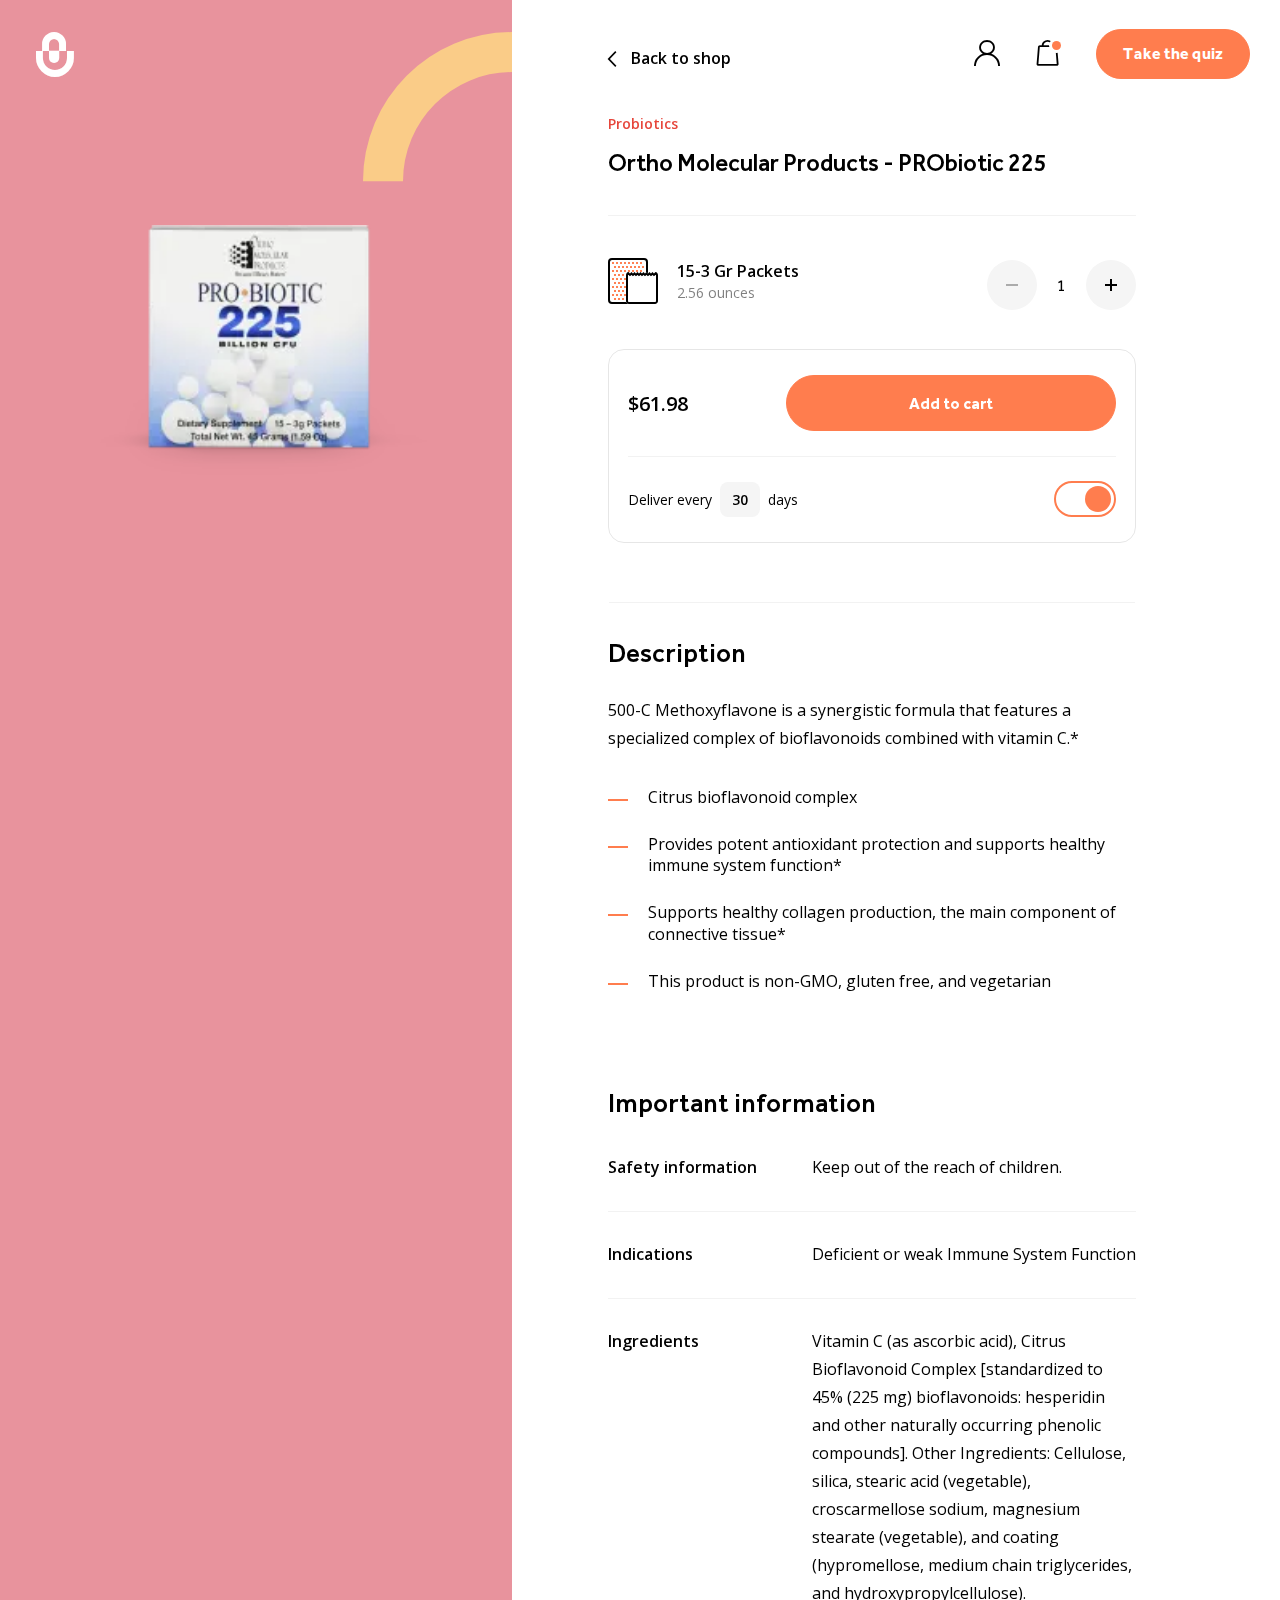
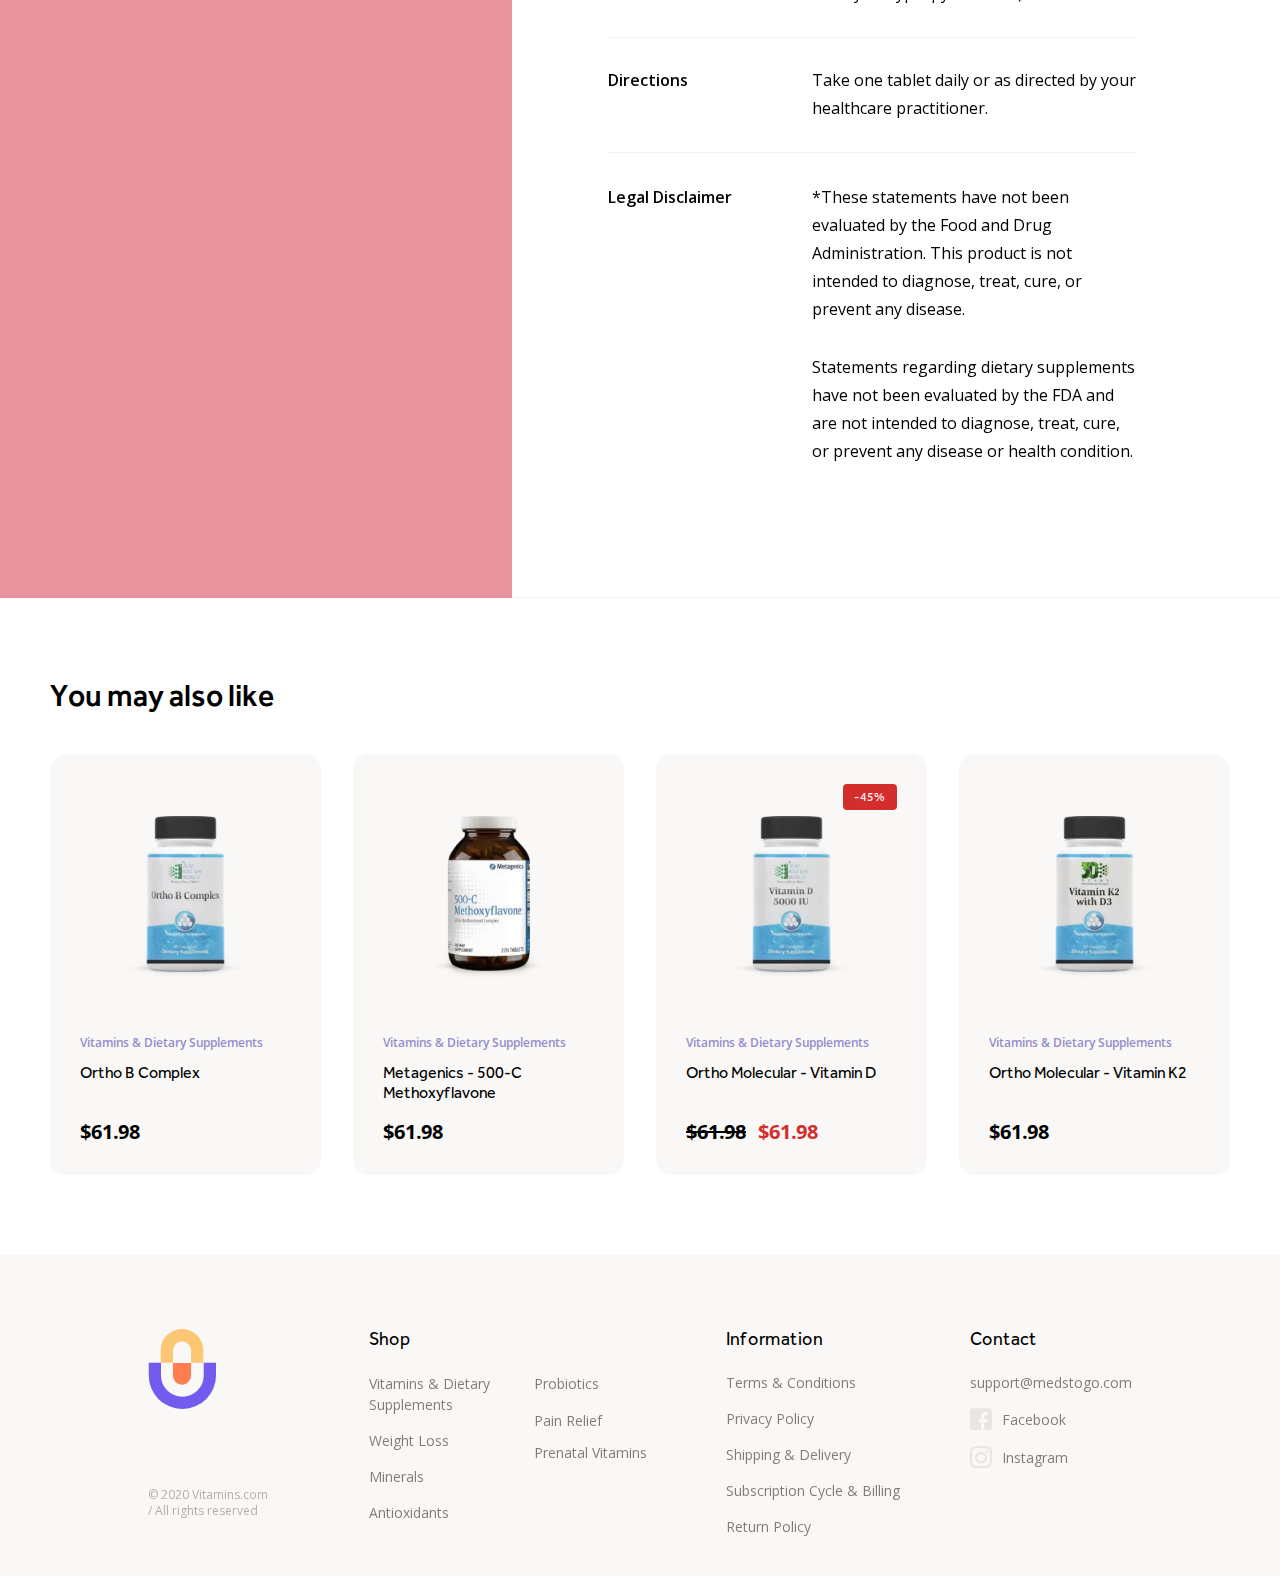
<file: product-4.html>
<!DOCTYPE html>
<html lang="en">

<head>
	<meta charset="UTF-8">
	<meta http-equiv="X-UA-Compatible" content="IE=edge">
	<meta name="viewport" content="width=device-width, initial-scale=1.0">
	<meta name="format-detection" content="telephone=no">
	<link rel="stylesheet" href="./css/product.min.css">
	<link rel="shortcut icon" href="img/icons/favicon-l.png">
	<title>Product</title>
</head>

<body class="product">
	<div class="wrapper">
		<header class="header active-cart">
	<div class="header__container">
		<div class="header__body">
			<div class="header__burger burger">
				<div class="burger__wrapper">
					<span></span>
				</div>
			</div>
			<a class="header__logo" href="index.html"><i class="ic-logo"><span
						class="path1"></span><span class="path2"></span><span
						class="path3"></span></i></a>
			<ul class="header__action header-action">
				<li class="header-action__item">
					<a id="menu-profile" href="profile.html">
						<i class="ic-profile"></i>
					</a>
				</li>
				<li id="cart-circle" class="header-action__item">
					<i class="ic-cart"></i>
				</li>
				<li class="header-action__item"><button class="btn">Take the quiz</button>
				</li>
			</ul>
			<div class="header__aside header-aside header-aside_1">
				<div class="header-aside__body">
					<nav class="header-aside__menu first-menu menu">
						<ul class="first-menu__list menu__list">
							<li id="menu-shop">
								<p class="menu__title">Shop</p>
								<i class="ic-arrow-next"></i>
							</li>
							<li id="menu-information">
								<p class="menu__title">Information</p>
								<i class="ic-arrow-next"></i>
							</li>
							<li id="menu-quiz">
								<p class="menu__title">Take the quiz</p>
							</li>
						</ul>
					</nav>
					<div class="header-aside__content header-aside-content">
						<a href="mailto:support@medstogo.com"
							class="header-aside-content__text">support@medstogo.com</a>
						<h5 class="header-aside-content__copy">© 2020 Vitamins.com / All rights reserved
						</h5>
					</div>
				</div>
			</div>
			<div class="header__aside header-aside header-aside_2">
				<div class="header-aside__body">
					<div class="header-aside__top">
						<i class="ic-arrow-back"></i>
						<a href="catalog.html" class="header-aside__link">Shop</a>
					</div>
					<nav class="header-aside__menu second-menu menu">
						<ul class="second-menu__list menu__list">
							<li class="menu__title">
								<a href="catalog.html">All categories</a>
							</li>
							<li class="menu__title">
								<a href="catalog.html">Vitamins & Dietary Supplements</a>
							</li>
							<li class="menu__title">
								<a href="catalog.html">Weight Loss</a>
							</li>
							<li class="menu__title">
								<a href="catalog.html">Minerals</a>
							</li>
							<li class="menu__title">
								<a href="catalog.html">Antioxidants</a>
							</li>
							<li class="menu__title">
								<a href="catalog.html">Probiotics</a>
							</li>
							<li class="menu__title">
								<a href="catalog.html">Pain Relief</a>
							</li>
							<li class="menu__title">
								<a href="catalog.html">Prenatal Vitamins</a>
							</li>
							<li class="menu__title">
								<a href="catalog.html">Sale%</a>
							</li>
						</ul>
					</nav>
					<div class="header-aside__content header-aside-content">
						<h5 class="header-aside-content__subtitle">Don’t know what vitamins your body
							needs?</h5>
						<p class="header-aside-content__text">
							Answer a few simple questions and automatically
							get a personalazed list of vitamins in minutes
						</p>
						<button class="btn">Take the quiz</button>
					</div>
				</div>
			</div>
			<div class="header__aside header-aside header-aside_3">
				<div class="header-aside__body">
					<div class="header-aside__top">
						<i class="ic-arrow-back"></i>
						<a href="subscriptions.html" class="header-aside__link">Information</a>
					</div>
					<nav class="header-aside__menu third-menu menu">
						<ul class="third-menu__list menu__list">
							<li class="menu__title">
								<a href="subscriptions.html">Subscription Cycle & Billing</a>
							</li>
							<li class="menu__title">
								<a href="subscriptions.html">Terms & Conditions</a>
							</li>
							<li class="menu__title">
								<a href="subscriptions.html">Privacy Policy</a>
							</li>
							<li class="menu__title">
								<a href="subscriptions.html">Shipping & Delivery</a>
							</li>
							<li class="menu__title">
								<a href="subscriptions.html">Return Policy</a>
							</li>
						</ul>
					</nav>
				</div>
			</div>
			<div class="header__aside header-aside header-aside_4">
				<div class="header-aside__body">
					<div class="header-aside__top">
						<i class="ic-arrow-back"></i>
						<a href="profile.html" class="header-aside__link">Profile</a>
					</div>
					<nav class="header-aside__menu second-menu menu">
						<ul class="second-menu__list menu__list">
							<li class="menu__title">
								<a href="profile.html">Subscriptions</a>
							</li>
							<li class="menu__title">
								<a href="profile.html">Orders</a>
							</li>
							<li class="menu__title">
								<a href="profile.html">Account Overview</a>
							</li>
							<li class="menu__title">
								<a href="profile.html">Payment methods</a>
							</li>
							<li class="menu__title">
								<a href="profile.html">Change Password</a>
							</li>
							<li class="menu__title">
								<a href="profile.html">Sign Out</a>
							</li>
						</ul>
					</nav>
				</div>
			</div>
		</div>
	</div>
</header>
		<main class="product">
			<section class="quiz">
	<div class="quiz__body">
		<div class="quiz__content">
			<div class="quiz__header">
				<a class="quiz__logo" href="index.html"><i class="ic-logo"><span
							class="path1"></span><span class="path2"></span><span
							class="path3"></span></i></a>
				<p class="quiz__pages">1/9</p>
			</div>
			<div class="quiz__steps">
				<div class="quiz__step quiz__step_1">
					<div class="quiz__left">
						<h3 class="quiz__title">What’s your first name?</h3>
					</div>
					<div class="quiz__right">
						<p class="decor-circle decor-circle_r"></p>
						<svg width="406" height="307" viewBox="0 0 406 307" fill="none"
							xmlns="http://www.w3.org/2000/svg">
							<path d="M377 1.1993e-05C377 85.0519 307.996 154 222.875 154L183 154"
								stroke="#FFCA78" stroke-width="58" />
							<path d="M29 307C29 222.5 97.9481 154 183 154" stroke="#FFCA78"
								stroke-width="58" />
						</svg>
						<div>
							<p><label for="q-inp1">First Name</label></p>
							<div class="quiz__line">
								<div>
									<input type="text" id="q-inp1" value="Alex" />
								</div>
								<div class="quiz__circle">
									<i class="ic-arrow-next"></i>
								</div>
							</div>
						</div>
					</div>
				</div>
				<div class="quiz__step quiz__step_2">
					<div class="quiz__left">
						<h3 class="quiz__title">Do you smoke?</h3>
					</div>
					<div class="quiz__right">
						<p class="decor-circle decor-circle_o"></p>
						<svg width="160" height="160" viewBox="0 0 160 160" fill="none"
							xmlns="http://www.w3.org/2000/svg">
							<path d="M131 2.75517e-05C131 72.3493 72.3493 131 -2.55994e-05 131"
								stroke="#F6906E" stroke-width="58" />
						</svg>
						<div class="quiz__question quiz__question_column">
							<p>Yes</p>
							<p>No</p>
						</div>
					</div>
				</div>
				<div class="quiz__step quiz__step_3">
					<div class="quiz__left">
						<h3 class="quiz__title">What is your eating habits?</h3>
					</div>
					<div class="quiz__right">
						<p class="decor-circle decor-circle_r"></p>
						<svg width="210" height="264" viewBox="0 0 210 264" fill="none"
							xmlns="http://www.w3.org/2000/svg">
							<path
								d="M3.0146e-05 29C99.9636 29 181 109.589 181 209C181 308.411 99.9635 389 -1.3262e-06 389"
								stroke="#FFCA78" stroke-width="58" />
						</svg>
						<div class="quiz__question quiz__question_row">
							<p>Vegan diet</p>
							<p>Vegetarian diet</p>
							<p class="padding30">
								My diet is generally healthy and includes animal
								protein, fish and veggies
							</p>
							<p>My diet includes fast food and soft drinks</p>
						</div>
					</div>
				</div>
				<div class="quiz__step quiz__step_4">
					<div class="quiz__left">
						<h3 class="quiz__title">
							How frequently do you consume alcoholic beverages?
						</h3>
					</div>
					<div class="quiz__right">
						<p class="decor-circle decor-circle_o"></p>
						<svg width="210" height="275" viewBox="0 0 210 275" fill="none"
							xmlns="http://www.w3.org/2000/svg">
							<path
								d="M210 246C110.037 246 29 165.411 29 66C29 -33.4113 110.036 -114 210 -114"
								stroke="#F6906E" stroke-width="58" />
						</svg>
						<div class="quiz__question quiz__question_row">
							<p>≤ 3 times per week</p>
							<p>4 - 7 times per week</p>
							<p>7+ times per week</p>
						</div>
					</div>
				</div>
				<div class="quiz__step quiz__step_5">
					<div class="quiz__left">
						<h3 class="quiz__title">
							How frequently do you have cold/flu symptoms?
						</h3>
					</div>
					<div class="quiz__right">
						<p class="decor-circle decor-circle_r"></p>
						<svg width="200" height="200" viewBox="0 0 200 200" fill="none"
							xmlns="http://www.w3.org/2000/svg">
							<path d="M171 1.36275e-05C171 94.4407 94.4407 171 -1.85116e-05 171"
								stroke="#FFCA78" stroke-width="58" />
						</svg>
						<div class="quiz__question quiz__question_row">
							<p>≤ 2 per year</p>
							<p>3 - 5 times per year</p>
							<p>5+ times per week</p>
						</div>
					</div>
				</div>
				<div class="quiz__step quiz__step_6">
					<div class="quiz__left">
						<h3 class="quiz__title">Describe your stress level</h3>
					</div>
					<div class="quiz__right">
						<p class="decor-circle decor-circle_o"></p>
						<svg width="160" height="160" viewBox="0 0 160 160" fill="none"
							xmlns="http://www.w3.org/2000/svg">
							<path d="M160 131C87.6507 131 29 72.3493 29 -2.55994e-05" stroke="#F6906E"
								stroke-width="58" />
						</svg>
						<div class="quiz__question quiz__question_row">
							<p>I feel calm and relaxed most of the time</p>
							<p>I get nerevous from time to time</p>
							<p>I’m under a lot of stress most of the time</p>
						</div>
					</div>
				</div>
				<div class="quiz__step quiz__step_7">
					<div class="quiz__left">
						<h3 class="quiz__title">
							Have you ever been diagnosted with high blood glucose
							level?
						</h3>
					</div>
					<div class="quiz__right">
						<p class="decor-circle decor-circle_r"></p>
						<svg width="212" height="210" viewBox="0 0 212 210" fill="none"
							xmlns="http://www.w3.org/2000/svg">
							<path
								d="M389 -1.70623e-05C389 99.9635 308.411 181 209 181C109.589 181 29 99.9635 29 -1.3262e-06"
								stroke="#FFCA78" stroke-width="58" />
						</svg>
						<div class="quiz__question quiz__question_column">
							<p>Yes</p>
							<p>No</p>
						</div>
					</div>
				</div>
				<div class="quiz__step quiz__step_8">
					<div class="quiz__left">
						<h3 class="quiz__title">Tell us what you want to focus on</h3>
					</div>
					<div class="quiz__right">
						<p class="decor-circle decor-circle_o"></p>
						<svg width="171" height="171" viewBox="0 0 171 171" fill="none"
							xmlns="http://www.w3.org/2000/svg">
							<path d="M142 9.8533e-06C142 78.4244 78.4244 142 -1.79237e-05 142"
								stroke="#F6906E" stroke-width="58" />
						</svg>
						<div class="quiz__question quiz__question_grid">
							<div>
								<p>Weight managment</p>
							</div>
							<div>
								<p>Stress relief</p>
							</div>
							<div>
								<p>Immune boost</p>
							</div>
							<div>
								<p>Need to solve a sprcific problem</p>
							</div>
							<div>
								<p>I need a bassic kit for a daily intake</p>
							</div>
							<div>
								<p>All in one</p>
							</div>
						</div>
					</div>
				</div>
				<div class="quiz__step quiz__step_9">
					<div class="quiz__left">
						<h3 class="quiz__title">What’s your email address?</h3>
					</div>
					<div class="quiz__right">
						<p class="decor-circle decor-circle_r"></p>
						<svg width="406" height="307" viewBox="0 0 406 307" fill="none"
							xmlns="http://www.w3.org/2000/svg">
							<path d="M377 1.1993e-05C377 85.0519 307.996 154 222.875 154L183 154"
								stroke="#FFCA78" stroke-width="58" />
							<path d="M29 307C29 222.5 97.9481 154 183 154" stroke="#FFCA78"
								stroke-width="58" />
						</svg>
						<div>
							<p><label for="quiz-email">Email</label></p>
							<div class="quiz__line">
								<div><input id="quiz-email" type="text" value="Alex" /></div>
								<div class="quiz__circle">
									<i class="ic-arrow-next"></i>
								</div>
							</div>
						</div>
					</div>
				</div>
			</div>
			<div class="quiz__footer">
				<div>
					<i class="ic-arrow-back"></i>
					<p class="quiz__back">Back</p>
				</div>
			</div>
		</div>
	</div>
</section>
			<div class="cart">
	<div class="cart__wrapper">
		<div class="cart__body">
			<div class="cart__top">
				<div class="cart__title">Cart</div>
				<div class="cart__close-icon">
					<div class="icon-wrapper"><span></span></div>
				</div>
			</div>
			<div class="cart__fix">
				<div class="cart__items">
					<!-- 'modify': 'empty', -->
					<div class="cart-item ">
	<div class="cart-item__left cart-item__left_pink">
		<div class='cart-item__image image hv '>
			<picture>
				<source type='image/webp' srcset='img/gallery/23.webp'>
				<img src='img/gallery/23.png' alt='product image'>
			</picture>
		</div>
	</div>
	<div class="cart-item__body item-body">
		<div class="item-body__top">
			<h4 class="item-body__title">Ortho Molecular Products CereVive Capsules</h4>
			<div class="item-body__close-icon">
				<div class="item-body__icon-wrapper"><span></span></div>
			</div>
		</div>
		<div class="item-body__center">
			<div class="item-body__buttons">
				<span></span>
				<p class="item-body__num">1</p>
				<span></span>
			</div>
			<div class="item-body__price item-body__price_discount">
				<p class="item-body__summ item-body__summ_full-price">$125.00</p>
				<p class="item-body__summ item-body__summ_discount-price">$84.00</p>
			</div>
		</div>
		<div class="item-body__bottom">
			<div class="item-body__content">
				<div class="item-body__ok-icon">
					<svg width="12" height="9" viewBox="0 0 12 9" fill="none"
						xmlns="http://www.w3.org/2000/svg">
						<path d="M1.5 4L4.5 7L10.5 1" stroke="white" stroke-width="2" />
					</svg>
				</div>
				<p class="item-body__text">Deliver every</p>
				<p class="item-body__text item-body__text_b"><span>30</span><i
						class="ic-arrow-down"></i></p>
				<p class="item-body__text">days</p>
			</div>
		</div>
	</div>
</div>
					<div class="cart-item ">
	<div class="cart-item__left cart-item__left_purple">
		<div class='cart-item__image image hv '>
			<picture>
				<source type='image/webp' srcset='img/gallery/02.webp'>
				<img src='img/gallery/02.png' alt='product image'>
			</picture>
		</div>
	</div>
	<div class="cart-item__body item-body">
		<div class="item-body__top">
			<h4 class="item-body__title">Standard Process Thymus PMG 90 Tablets</h4>
			<div class="item-body__close-icon">
				<div class="item-body__icon-wrapper"><span></span></div>
			</div>
		</div>
		<div class="item-body__center">
			<div class="item-body__buttons">
				<span></span>
				<p class="item-body__num">1</p>
				<span></span>
			</div>
			<div class="item-body__price ">
				<p class="item-body__summ item-body__summ_full-price">$84.00</p>
				<p class="item-body__summ item-body__summ_discount-price">@@discountPrice</p>
			</div>
		</div>
		<div class="item-body__bottom">
			<div class="item-body__content">
				<div class="item-body__ok-icon">
					<svg width="12" height="9" viewBox="0 0 12 9" fill="none"
						xmlns="http://www.w3.org/2000/svg">
						<path d="M1.5 4L4.5 7L10.5 1" stroke="white" stroke-width="2" />
					</svg>
				</div>
				<p class="item-body__text">Deliver every</p>
				<p class="item-body__text item-body__text_b"><span>30</span><i
						class="ic-arrow-down"></i></p>
				<p class="item-body__text">days</p>
			</div>
		</div>
	</div>
</div>
					<div class="cart-item ">
	<div class="cart-item__left cart-item__left_pink">
		<div class='cart-item__image image hv '>
			<picture>
				<source type='image/webp' srcset='img/gallery/23.webp'>
				<img src='img/gallery/23.png' alt='product image'>
			</picture>
		</div>
	</div>
	<div class="cart-item__body item-body">
		<div class="item-body__top">
			<h4 class="item-body__title">Ortho Molecular Products CereVive Capsules</h4>
			<div class="item-body__close-icon">
				<div class="item-body__icon-wrapper"><span></span></div>
			</div>
		</div>
		<div class="item-body__center">
			<div class="item-body__buttons">
				<span></span>
				<p class="item-body__num">1</p>
				<span></span>
			</div>
			<div class="item-body__price item-body__price_discount">
				<p class="item-body__summ item-body__summ_full-price">$125.00</p>
				<p class="item-body__summ item-body__summ_discount-price">$84.00</p>
			</div>
		</div>
		<div class="item-body__bottom">
			<div class="item-body__content">
				<div class="item-body__ok-icon">
					<svg width="12" height="9" viewBox="0 0 12 9" fill="none"
						xmlns="http://www.w3.org/2000/svg">
						<path d="M1.5 4L4.5 7L10.5 1" stroke="white" stroke-width="2" />
					</svg>
				</div>
				<p class="item-body__text">Deliver every</p>
				<p class="item-body__text item-body__text_b"><span>30</span><i
						class="ic-arrow-down"></i></p>
				<p class="item-body__text">days</p>
			</div>
		</div>
	</div>
</div>
					<div class="cart-item ">
	<div class="cart-item__left cart-item__left_purple">
		<div class='cart-item__image image hv '>
			<picture>
				<source type='image/webp' srcset='img/gallery/21.webp'>
				<img src='img/gallery/21.png' alt='product image'>
			</picture>
		</div>
	</div>
	<div class="cart-item__body item-body">
		<div class="item-body__top">
			<h4 class="item-body__title">Ortho Molecular Products CereVive Capsules</h4>
			<div class="item-body__close-icon">
				<div class="item-body__icon-wrapper"><span></span></div>
			</div>
		</div>
		<div class="item-body__center">
			<div class="item-body__buttons">
				<span></span>
				<p class="item-body__num">1</p>
				<span></span>
			</div>
			<div class="item-body__price item-body__price_discount">
				<p class="item-body__summ item-body__summ_full-price">$125.00</p>
				<p class="item-body__summ item-body__summ_discount-price">$84.00</p>
			</div>
		</div>
		<div class="item-body__bottom">
			<div class="item-body__content">
				<div class="item-body__ok-icon">
					<svg width="12" height="9" viewBox="0 0 12 9" fill="none"
						xmlns="http://www.w3.org/2000/svg">
						<path d="M1.5 4L4.5 7L10.5 1" stroke="white" stroke-width="2" />
					</svg>
				</div>
				<p class="item-body__text">Deliver every</p>
				<p class="item-body__text item-body__text_b"><span>30</span><i
						class="ic-arrow-down"></i></p>
				<p class="item-body__text">days</p>
			</div>
		</div>
	</div>
</div>
					<div class="cart-item ">
	<div class="cart-item__left cart-item__left_pink">
		<div class='cart-item__image image hv '>
			<picture>
				<source type='image/webp' srcset='img/gallery/22.webp'>
				<img src='img/gallery/22.png' alt='product image'>
			</picture>
		</div>
	</div>
	<div class="cart-item__body item-body">
		<div class="item-body__top">
			<h4 class="item-body__title">Ortho Molecular Products CereVive Capsules</h4>
			<div class="item-body__close-icon">
				<div class="item-body__icon-wrapper"><span></span></div>
			</div>
		</div>
		<div class="item-body__center">
			<div class="item-body__buttons">
				<span></span>
				<p class="item-body__num">1</p>
				<span></span>
			</div>
			<div class="item-body__price item-body__price_discount">
				<p class="item-body__summ item-body__summ_full-price">$125.00</p>
				<p class="item-body__summ item-body__summ_discount-price">$84.00</p>
			</div>
		</div>
		<div class="item-body__bottom">
			<div class="item-body__content">
				<div class="item-body__ok-icon">
					<svg width="12" height="9" viewBox="0 0 12 9" fill="none"
						xmlns="http://www.w3.org/2000/svg">
						<path d="M1.5 4L4.5 7L10.5 1" stroke="white" stroke-width="2" />
					</svg>
				</div>
				<p class="item-body__text">Deliver every</p>
				<p class="item-body__text item-body__text_b"><span>30</span><i
						class="ic-arrow-down"></i></p>
				<p class="item-body__text">days</p>
			</div>
		</div>
	</div>
</div>
					<!-- 'disabled': 'disabled' -->
				</div>
			</div>
			<div class="cart__empty">
				<p class="cart__empty-text">Your cart is empty</p>
				<svg width="200" height="238" viewBox="0 0 200 238" fill="none"
					xmlns="http://www.w3.org/2000/svg">
					<path
						d="M100 36.5031C85.1095 36.5031 72.9927 48.6221 72.9927 63.5153V100.748H36.4963V63.5153C36.4963 28.4724 64.9635 0 100 0C135.036 0 163.504 28.4724 163.504 63.5153V100.748H127.007V63.5153C127.007 48.6221 114.891 36.5031 100 36.5031Z"
						fill="#FAF8F6" />
					<path
						d="M127.007 100.748H72.9927V137.982C72.9927 152.875 85.1095 164.994 100 164.994C114.891 164.994 127.007 152.875 127.007 137.982V100.748Z"
						fill="#FAF8F6" />
					<path
						d="M163.504 100.748H200V137.982C200 193.174 155.182 238 100 238C44.8175 238 0 193.174 0 137.982V100.748H36.4963V137.982C36.4963 173.025 64.9635 201.497 100 201.497C135.036 201.497 163.504 173.025 163.504 137.982V100.748Z"
						fill="#FAF8F6" />
				</svg>

			</div>
			<div class="cart__bottom">
				<div class="cart__bottom__btn btn">
					<p>Check Out</p>
					<span>•</span>
					<p>$156.58</p>
				</div>
				<p class="cart__disabled-text">Minimum order amount is $700</p>

			</div>

		</div>
	</div>

</div>
			<div class="product__body">
				<section class="product-left product-left_red">
	<h6 class="hidden-heading">our product</h6>
	<svg width="149" height="150" viewBox="0 0 149 150" fill="none"
		xmlns="http://www.w3.org/2000/svg">
		<path d="M20 149.314C20 77.9479 77.7553 20.094 149 20.094" stroke="#FACC88"
			stroke-width="40" />
	</svg>

	<div class="product-left__image image">
		<picture>
			<source type="image/webp" srcset="img/gallery/20.webp">
			<img src="img/gallery/20.png" alt="product image">
		</picture>
	</div>
</section>
				<section class="product-right ">
	<div class="product-right__fix">
		<div class="product-right__back-button">
			<i class="ic-arrow-back"></i>
			<p>Back to shop</p>
		</div>
		<h3
			class="product-right__label product-right__label_red">
			Probiotics</h3>
		<h2 class="product-right__title">Ortho Molecular Products - PRObiotic 225</h2>
		<div class="item-icon-row">
	<div class="item-icon-row__product">
		<img src="img/icons/bottle_03.svg" alt="product icon">
		<div class="item-icon-row__content">
			<p class="item-icon-row__subtitle">15-3 Gr Packets</p>
			<p class="item-icon-row__text">2.56 ounces</p>
		</div>
	</div>
	<div class="item-icon-row__buttons">
		<span></span>
		<p class="item-icon-row__num">1</p>
		<span></span>
	</div>

</div>
		
		
		<div class="add-to-cart ">
	<div class="add-to-cart__top">
		<div class="add-to-cart__money">
			<p class="add-to-cart__summ ">
				$61.98</p>
			
			
		</div>
		<button class="btn">Add to cart</button>
	</div>
	<div class="add-to-cart__bottom">
		<div class="add-to-cart__content">
			<p class="add-to-cart__text">Deliver every</p>
			<p class="add-to-cart__text add-to-cart__text_b"><span>30</span><i
					class="ic-arrow-down"></i></p>
			<p class="add-to-cart__text">days</p>
		</div>
		<div class="add-to-cart__switch">
			<span></span>
		</div>
	</div>

</div>
		
		<h4 class="product-right__subtitle">Description</h4>
		<p class="product-right__text product-right__text_first">500-C Methoxyflavone is a synergistic
			formula that features a
			specialized complex of bioflavonoids combined with vitamin C.*</p>
		<ul class="product-right__list">
			<li>Citrus bioflavonoid complex</li>
			<li>Provides potent antioxidant protection and supports healthy immune system function*
			</li>
			<li>Supports healthy collagen production, the main component of connective tissue*</li>
			<li>This product is non-GMO, gluten free, and vegetarian</li>
		</ul>
		<h4 class="product-right__subtitle product-right__subtitle_second">Important information</h4>
		<div class="product-right__text-body">
			<p class="product-right__text product-right__text_b">Safety information</p>
			<p class="product-right__text">Keep out of the reach of children.</p>
		</div>
		<div class="product-right__text-body">
			<p class="product-right__text product-right__text_b">Indications</p>
			<p class="product-right__text">Deficient or weak Immune System Function</p>
		</div>
		<div class="product-right__text-body">
			<p class="product-right__text product-right__text_b">Ingredients</p>
			<p class="product-right__text">Vitamin C (as ascorbic acid), Citrus Bioflavonoid Complex
				[standardized to 45% (225 mg)
				bioflavonoids: hesperidin and other naturally occurring phenolic compounds]. Other
				Ingredients:
				Cellulose, silica, stearic acid (vegetable), croscarmellose sodium, magnesium stearate
				(vegetable),
				and coating (hypromellose, medium chain triglycerides, and hydroxypropylcellulose).</p>
		</div>
		<div class="product-right__text-body">
			<p class="product-right__text product-right__text_b">Directions</p>
			<p class="product-right__text">Take one tablet daily or as directed by your healthcare
				practitioner.</p>
		</div>
		<div class="product-right__text-body">
			<p class="product-right__text product-right__text_b">Legal Disclaimer</p>
			<div class="product-right__sub-body">
				<p class="product-right__text"> *These statements have not been evaluated by the Food
					and
					Drug
					Administration. This product is
					not
					intended to diagnose, treat, cure, or prevent any disease.
				</p>
				<p class="product-right__text product-right__text_last">Statements regarding dietary
					supplements have not been
					evaluated
					by the FDA and are not
					intended to
					diagnose, treat, cure, or prevent any disease or health condition.</p>
			</div>
		</div>
	</div>
</section>
			</div>
			<section class="cards">
				<h4 class="cards__title">You may also like</h4>
				<div class="cards__body">
					<div class="card-item ">
	<p class="card-item__decor-discount"></p>
	<div class="card-item__image">
		<picture>
			<source type='image/webp' srcset='img/gallery/01.webp'>
			<img src='img/gallery/01.png' alt='product image'>
		</picture>
	</div>
	<div class="card-item__body">
		<h4 class="card-item__label card-item__label_purple">Vitamins & Dietary Supplements</h4>
		<h3 class="card-item__title">Ortho B Complex</h3>
		<div class="card-item__summ">
			<p class="card-item__full-price">$61.98</p>
			<p class="card-item__discount-price"></p>
		</div>
	</div>
</div><div class="card-item ">
	<p class="card-item__decor-discount"></p>
	<div class="card-item__image">
		<picture>
			<source type='image/webp' srcset='img/gallery/02.webp'>
			<img src='img/gallery/02.png' alt='product image'>
		</picture>
	</div>
	<div class="card-item__body">
		<h4 class="card-item__label card-item__label_purple">Vitamins & Dietary Supplements</h4>
		<h3 class="card-item__title">Metagenics - 500-C Methoxyflavone</h3>
		<div class="card-item__summ">
			<p class="card-item__full-price">$61.98</p>
			<p class="card-item__discount-price"></p>
		</div>
	</div>
</div><div class="card-item card-item_discount">
	<p class="card-item__decor-discount">-45%</p>
	<div class="card-item__image">
		<picture>
			<source type='image/webp' srcset='img/gallery/03.webp'>
			<img src='img/gallery/03.png' alt='product image'>
		</picture>
	</div>
	<div class="card-item__body">
		<h4 class="card-item__label card-item__label_purple">Vitamins & Dietary Supplements</h4>
		<h3 class="card-item__title">Ortho Molecular - Vitamin D</h3>
		<div class="card-item__summ">
			<p class="card-item__full-price">$61.98</p>
			<p class="card-item__discount-price">$61.98</p>
		</div>
	</div>
</div><div class="card-item ">
	<p class="card-item__decor-discount"></p>
	<div class="card-item__image">
		<picture>
			<source type='image/webp' srcset='img/gallery/04.webp'>
			<img src='img/gallery/04.png' alt='product image'>
		</picture>
	</div>
	<div class="card-item__body">
		<h4 class="card-item__label card-item__label_purple">Vitamins & Dietary Supplements</h4>
		<h3 class="card-item__title">Ortho Molecular - Vitamin K2</h3>
		<div class="card-item__summ">
			<p class="card-item__full-price">$61.98</p>
			<p class="card-item__discount-price"></p>
		</div>
	</div>
</div>
				</div>
			</section>
		</main>
		<footer id="footer" class="footer">
	<div class="footer__container">
		<div class="footer__first">
			<a class="footer__logo" href="index.html"><i class="ic-logo"><span
						class="path1"></span><span class="path2"></span><span
						class="path3"></span></i></a>
			<p class="footer__copy footer__copy_desktop">© 2020 Vitamins.com / All rights reserved</p>
		</div>
		<div class="footer__content">
			<div class="footer__menu menu-footer">
				<h4 class="menu-footer__title">Shop</h4>
				<ul class="menu-footer__list menu-footer__list_1">
					<li><a href="catalog.html">Vitamins & Dietary Supplements</a></li>
					<li><a href="catalog.html">Weight Loss</a></li>
					<li><a href="catalog.html">Minerals</a></li>
					<li><a href="catalog.html">Antioxidants</a></li>
					<li><a href="catalog.html">Probiotics</a></li>
					<li><a href="catalog.html">Pain Relief</a></li>
					<li><a href="catalog.html">Prenatal Vitamins</a></li>
				</ul>
			</div>
			<div class="footer__menu menu-footer">
				<h4 class="menu-footer__title">Information</h4>
				<ul class="menu-footer__list menu-footer__list_2">
					<li><a href="subscriptions.html">Subscription Cycle & Billing</a></li>
					<li><a href="subscriptions.html">Terms & Conditions</a></li>
					<li><a href="subscriptions.html">Privacy Policy</a></li>
					<li><a href="subscriptions.html">Shipping & Delivery</a></li>
					<li><a href="subscriptions.html">Return Policy</a></li>
				</ul>
			</div>
			<div class="footer__menu menu-footer">
				<h4 class="menu-footer__title">Contact</h4>
				<ul class="menu-footer__list menu-footer__list_3">
					<li><a href="mailto:support@medstogo.com">support@medstogo.com</a></li>
					<li><a href="#"><i class="ic-facebook-grey"></i>Facebook</a></li>
					<li><a href="#"><i class="ic-instagram-grey"></i>Instagram</a></li>
				</ul>
			</div>
		</div>
		<p class="footer__copy footer__copy_mobile">© 2020 Vitamins.com / All rights reserved</p>
	</div>
</footer>
	</div>
	<script src="js/script.min.js"></script>
</body>

</html>
</file>
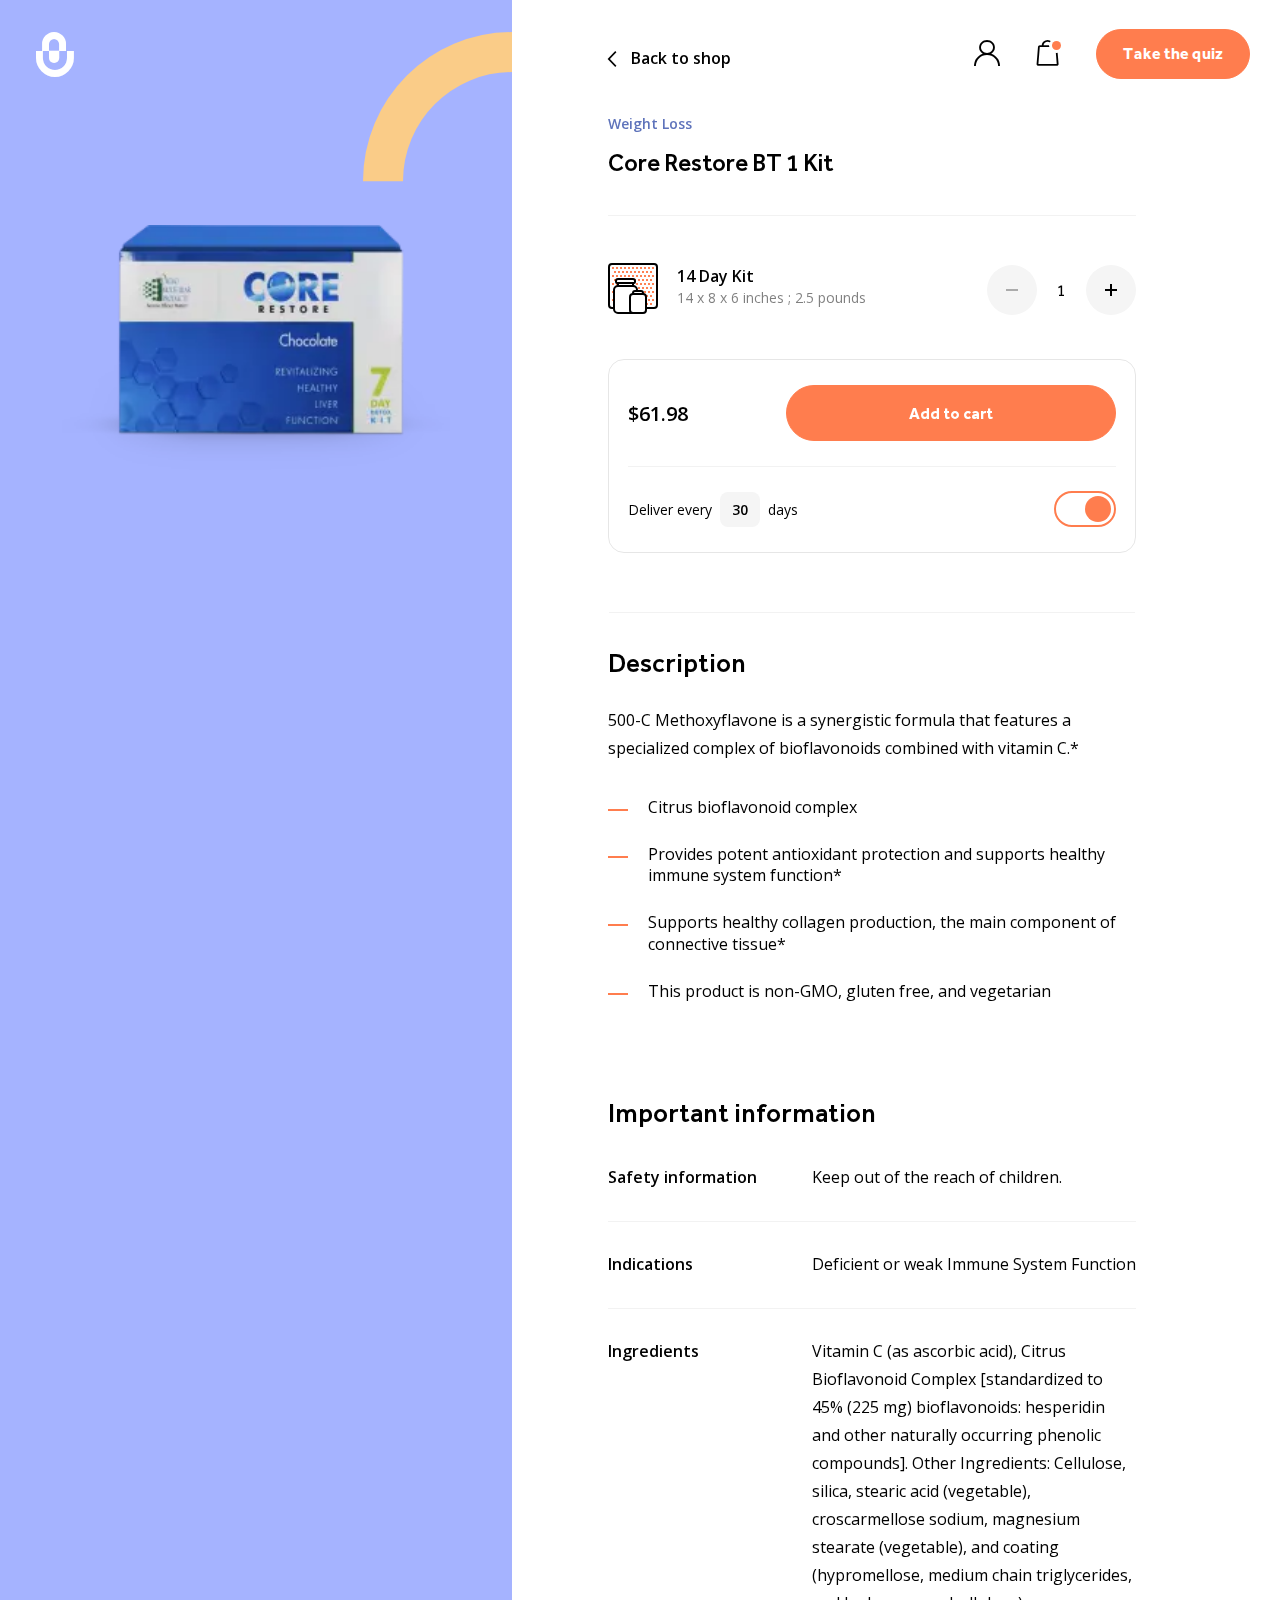
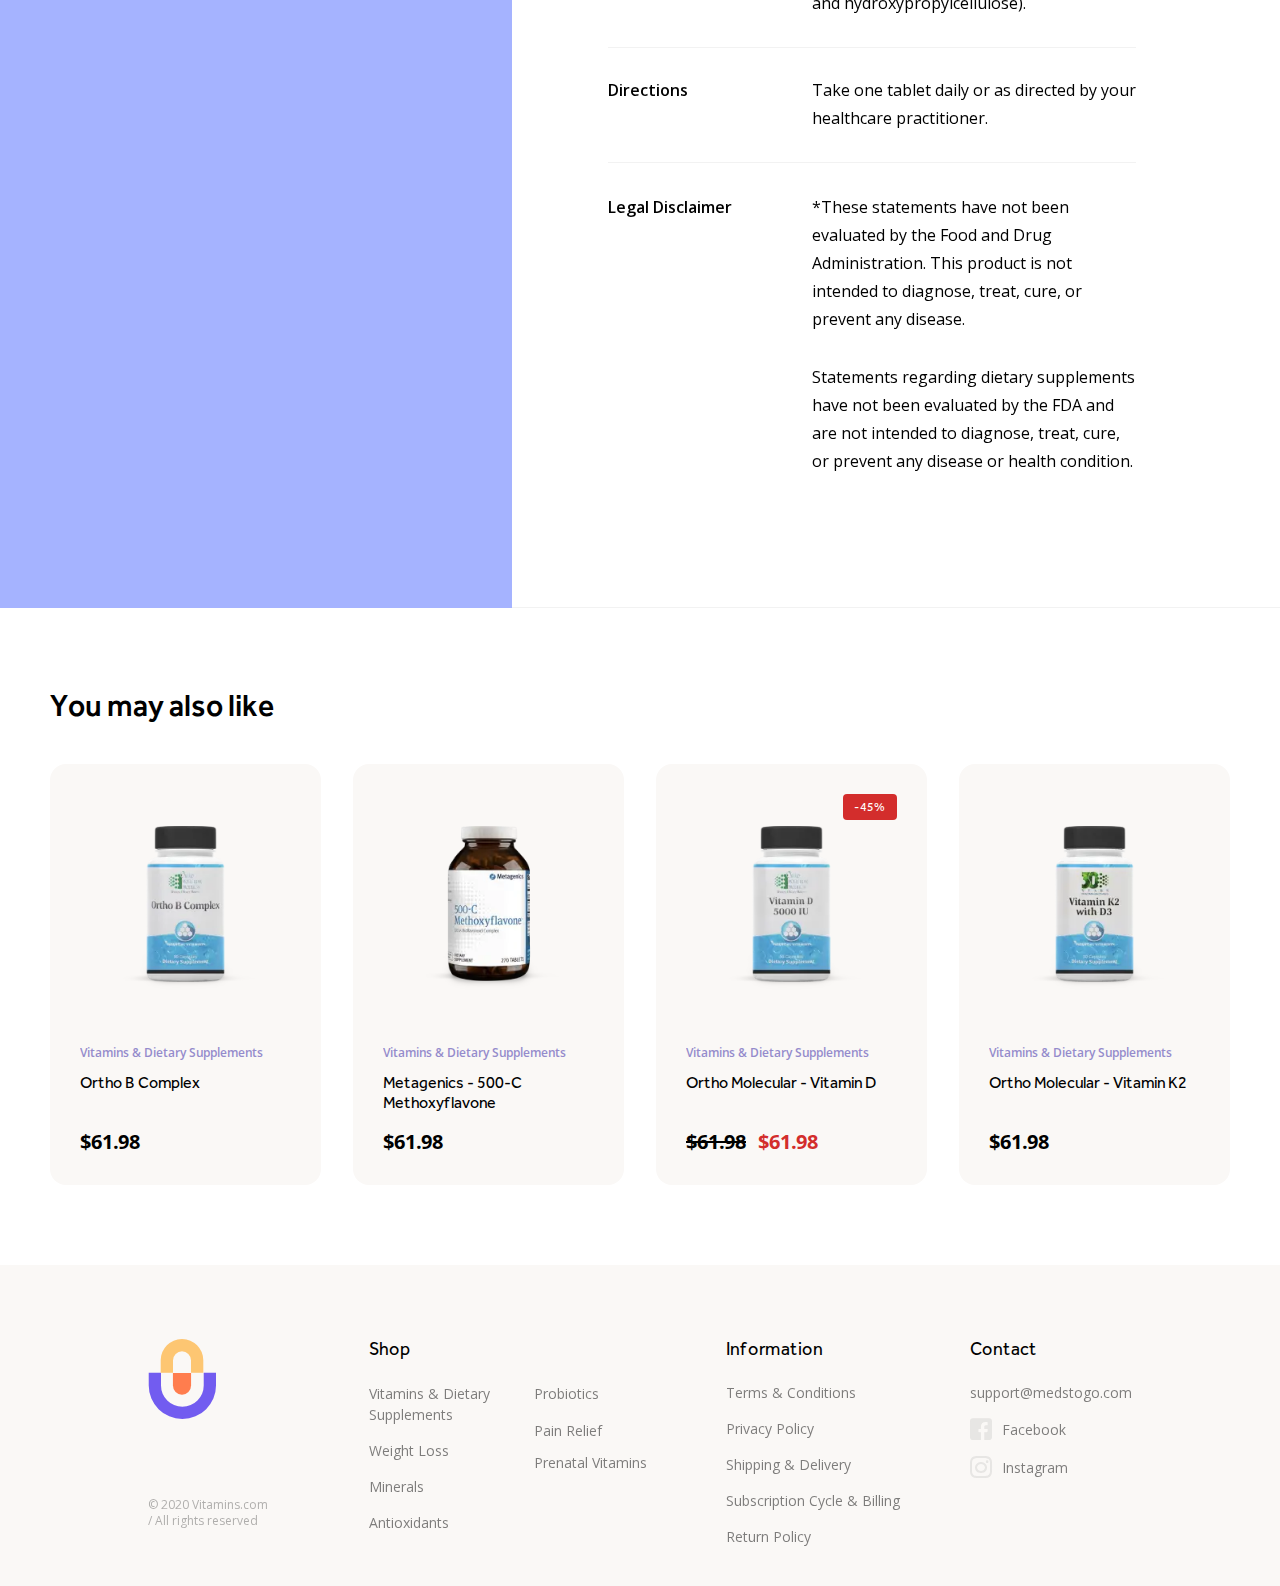
<file: product-5.html>
<!DOCTYPE html>
<html lang="en">

<head>
	<meta charset="UTF-8">
	<meta http-equiv="X-UA-Compatible" content="IE=edge">
	<meta name="viewport" content="width=device-width, initial-scale=1.0">
	<meta name="format-detection" content="telephone=no">
	<link rel="stylesheet" href="./css/product.min.css">
	<link rel="shortcut icon" href="img/icons/favicon-l.png">
	<title>Product</title>
</head>

<body class="product">
	<div class="wrapper">
		<header class="header active-cart">
	<div class="header__container">
		<div class="header__body">
			<div class="header__burger burger">
				<div class="burger__wrapper">
					<span></span>
				</div>
			</div>
			<a class="header__logo" href="index.html"><i class="ic-logo"><span
						class="path1"></span><span class="path2"></span><span
						class="path3"></span></i></a>
			<ul class="header__action header-action">
				<li class="header-action__item">
					<a id="menu-profile" href="profile.html">
						<i class="ic-profile"></i>
					</a>
				</li>
				<li id="cart-circle" class="header-action__item">
					<i class="ic-cart"></i>
				</li>
				<li class="header-action__item"><button class="btn">Take the quiz</button>
				</li>
			</ul>
			<div class="header__aside header-aside header-aside_1">
				<div class="header-aside__body">
					<nav class="header-aside__menu first-menu menu">
						<ul class="first-menu__list menu__list">
							<li id="menu-shop">
								<p class="menu__title">Shop</p>
								<i class="ic-arrow-next"></i>
							</li>
							<li id="menu-information">
								<p class="menu__title">Information</p>
								<i class="ic-arrow-next"></i>
							</li>
							<li id="menu-quiz">
								<p class="menu__title">Take the quiz</p>
							</li>
						</ul>
					</nav>
					<div class="header-aside__content header-aside-content">
						<a href="mailto:support@medstogo.com"
							class="header-aside-content__text">support@medstogo.com</a>
						<h5 class="header-aside-content__copy">© 2020 Vitamins.com / All rights reserved
						</h5>
					</div>
				</div>
			</div>
			<div class="header__aside header-aside header-aside_2">
				<div class="header-aside__body">
					<div class="header-aside__top">
						<i class="ic-arrow-back"></i>
						<a href="catalog.html" class="header-aside__link">Shop</a>
					</div>
					<nav class="header-aside__menu second-menu menu">
						<ul class="second-menu__list menu__list">
							<li class="menu__title">
								<a href="catalog.html">All categories</a>
							</li>
							<li class="menu__title">
								<a href="catalog.html">Vitamins & Dietary Supplements</a>
							</li>
							<li class="menu__title">
								<a href="catalog.html">Weight Loss</a>
							</li>
							<li class="menu__title">
								<a href="catalog.html">Minerals</a>
							</li>
							<li class="menu__title">
								<a href="catalog.html">Antioxidants</a>
							</li>
							<li class="menu__title">
								<a href="catalog.html">Probiotics</a>
							</li>
							<li class="menu__title">
								<a href="catalog.html">Pain Relief</a>
							</li>
							<li class="menu__title">
								<a href="catalog.html">Prenatal Vitamins</a>
							</li>
							<li class="menu__title">
								<a href="catalog.html">Sale%</a>
							</li>
						</ul>
					</nav>
					<div class="header-aside__content header-aside-content">
						<h5 class="header-aside-content__subtitle">Don’t know what vitamins your body
							needs?</h5>
						<p class="header-aside-content__text">
							Answer a few simple questions and automatically
							get a personalazed list of vitamins in minutes
						</p>
						<button class="btn">Take the quiz</button>
					</div>
				</div>
			</div>
			<div class="header__aside header-aside header-aside_3">
				<div class="header-aside__body">
					<div class="header-aside__top">
						<i class="ic-arrow-back"></i>
						<a href="subscriptions.html" class="header-aside__link">Information</a>
					</div>
					<nav class="header-aside__menu third-menu menu">
						<ul class="third-menu__list menu__list">
							<li class="menu__title">
								<a href="subscriptions.html">Subscription Cycle & Billing</a>
							</li>
							<li class="menu__title">
								<a href="subscriptions.html">Terms & Conditions</a>
							</li>
							<li class="menu__title">
								<a href="subscriptions.html">Privacy Policy</a>
							</li>
							<li class="menu__title">
								<a href="subscriptions.html">Shipping & Delivery</a>
							</li>
							<li class="menu__title">
								<a href="subscriptions.html">Return Policy</a>
							</li>
						</ul>
					</nav>
				</div>
			</div>
			<div class="header__aside header-aside header-aside_4">
				<div class="header-aside__body">
					<div class="header-aside__top">
						<i class="ic-arrow-back"></i>
						<a href="profile.html" class="header-aside__link">Profile</a>
					</div>
					<nav class="header-aside__menu second-menu menu">
						<ul class="second-menu__list menu__list">
							<li class="menu__title">
								<a href="profile.html">Subscriptions</a>
							</li>
							<li class="menu__title">
								<a href="profile.html">Orders</a>
							</li>
							<li class="menu__title">
								<a href="profile.html">Account Overview</a>
							</li>
							<li class="menu__title">
								<a href="profile.html">Payment methods</a>
							</li>
							<li class="menu__title">
								<a href="profile.html">Change Password</a>
							</li>
							<li class="menu__title">
								<a href="profile.html">Sign Out</a>
							</li>
						</ul>
					</nav>
				</div>
			</div>
		</div>
	</div>
</header>
		<main class="product">
			<section class="quiz">
	<div class="quiz__body">
		<div class="quiz__content">
			<div class="quiz__header">
				<a class="quiz__logo" href="index.html"><i class="ic-logo"><span
							class="path1"></span><span class="path2"></span><span
							class="path3"></span></i></a>
				<p class="quiz__pages">1/9</p>
			</div>
			<div class="quiz__steps">
				<div class="quiz__step quiz__step_1">
					<div class="quiz__left">
						<h3 class="quiz__title">What’s your first name?</h3>
					</div>
					<div class="quiz__right">
						<p class="decor-circle decor-circle_r"></p>
						<svg width="406" height="307" viewBox="0 0 406 307" fill="none"
							xmlns="http://www.w3.org/2000/svg">
							<path d="M377 1.1993e-05C377 85.0519 307.996 154 222.875 154L183 154"
								stroke="#FFCA78" stroke-width="58" />
							<path d="M29 307C29 222.5 97.9481 154 183 154" stroke="#FFCA78"
								stroke-width="58" />
						</svg>
						<div>
							<p><label for="q-inp1">First Name</label></p>
							<div class="quiz__line">
								<div>
									<input type="text" id="q-inp1" value="Alex" />
								</div>
								<div class="quiz__circle">
									<i class="ic-arrow-next"></i>
								</div>
							</div>
						</div>
					</div>
				</div>
				<div class="quiz__step quiz__step_2">
					<div class="quiz__left">
						<h3 class="quiz__title">Do you smoke?</h3>
					</div>
					<div class="quiz__right">
						<p class="decor-circle decor-circle_o"></p>
						<svg width="160" height="160" viewBox="0 0 160 160" fill="none"
							xmlns="http://www.w3.org/2000/svg">
							<path d="M131 2.75517e-05C131 72.3493 72.3493 131 -2.55994e-05 131"
								stroke="#F6906E" stroke-width="58" />
						</svg>
						<div class="quiz__question quiz__question_column">
							<p>Yes</p>
							<p>No</p>
						</div>
					</div>
				</div>
				<div class="quiz__step quiz__step_3">
					<div class="quiz__left">
						<h3 class="quiz__title">What is your eating habits?</h3>
					</div>
					<div class="quiz__right">
						<p class="decor-circle decor-circle_r"></p>
						<svg width="210" height="264" viewBox="0 0 210 264" fill="none"
							xmlns="http://www.w3.org/2000/svg">
							<path
								d="M3.0146e-05 29C99.9636 29 181 109.589 181 209C181 308.411 99.9635 389 -1.3262e-06 389"
								stroke="#FFCA78" stroke-width="58" />
						</svg>
						<div class="quiz__question quiz__question_row">
							<p>Vegan diet</p>
							<p>Vegetarian diet</p>
							<p class="padding30">
								My diet is generally healthy and includes animal
								protein, fish and veggies
							</p>
							<p>My diet includes fast food and soft drinks</p>
						</div>
					</div>
				</div>
				<div class="quiz__step quiz__step_4">
					<div class="quiz__left">
						<h3 class="quiz__title">
							How frequently do you consume alcoholic beverages?
						</h3>
					</div>
					<div class="quiz__right">
						<p class="decor-circle decor-circle_o"></p>
						<svg width="210" height="275" viewBox="0 0 210 275" fill="none"
							xmlns="http://www.w3.org/2000/svg">
							<path
								d="M210 246C110.037 246 29 165.411 29 66C29 -33.4113 110.036 -114 210 -114"
								stroke="#F6906E" stroke-width="58" />
						</svg>
						<div class="quiz__question quiz__question_row">
							<p>≤ 3 times per week</p>
							<p>4 - 7 times per week</p>
							<p>7+ times per week</p>
						</div>
					</div>
				</div>
				<div class="quiz__step quiz__step_5">
					<div class="quiz__left">
						<h3 class="quiz__title">
							How frequently do you have cold/flu symptoms?
						</h3>
					</div>
					<div class="quiz__right">
						<p class="decor-circle decor-circle_r"></p>
						<svg width="200" height="200" viewBox="0 0 200 200" fill="none"
							xmlns="http://www.w3.org/2000/svg">
							<path d="M171 1.36275e-05C171 94.4407 94.4407 171 -1.85116e-05 171"
								stroke="#FFCA78" stroke-width="58" />
						</svg>
						<div class="quiz__question quiz__question_row">
							<p>≤ 2 per year</p>
							<p>3 - 5 times per year</p>
							<p>5+ times per week</p>
						</div>
					</div>
				</div>
				<div class="quiz__step quiz__step_6">
					<div class="quiz__left">
						<h3 class="quiz__title">Describe your stress level</h3>
					</div>
					<div class="quiz__right">
						<p class="decor-circle decor-circle_o"></p>
						<svg width="160" height="160" viewBox="0 0 160 160" fill="none"
							xmlns="http://www.w3.org/2000/svg">
							<path d="M160 131C87.6507 131 29 72.3493 29 -2.55994e-05" stroke="#F6906E"
								stroke-width="58" />
						</svg>
						<div class="quiz__question quiz__question_row">
							<p>I feel calm and relaxed most of the time</p>
							<p>I get nerevous from time to time</p>
							<p>I’m under a lot of stress most of the time</p>
						</div>
					</div>
				</div>
				<div class="quiz__step quiz__step_7">
					<div class="quiz__left">
						<h3 class="quiz__title">
							Have you ever been diagnosted with high blood glucose
							level?
						</h3>
					</div>
					<div class="quiz__right">
						<p class="decor-circle decor-circle_r"></p>
						<svg width="212" height="210" viewBox="0 0 212 210" fill="none"
							xmlns="http://www.w3.org/2000/svg">
							<path
								d="M389 -1.70623e-05C389 99.9635 308.411 181 209 181C109.589 181 29 99.9635 29 -1.3262e-06"
								stroke="#FFCA78" stroke-width="58" />
						</svg>
						<div class="quiz__question quiz__question_column">
							<p>Yes</p>
							<p>No</p>
						</div>
					</div>
				</div>
				<div class="quiz__step quiz__step_8">
					<div class="quiz__left">
						<h3 class="quiz__title">Tell us what you want to focus on</h3>
					</div>
					<div class="quiz__right">
						<p class="decor-circle decor-circle_o"></p>
						<svg width="171" height="171" viewBox="0 0 171 171" fill="none"
							xmlns="http://www.w3.org/2000/svg">
							<path d="M142 9.8533e-06C142 78.4244 78.4244 142 -1.79237e-05 142"
								stroke="#F6906E" stroke-width="58" />
						</svg>
						<div class="quiz__question quiz__question_grid">
							<div>
								<p>Weight managment</p>
							</div>
							<div>
								<p>Stress relief</p>
							</div>
							<div>
								<p>Immune boost</p>
							</div>
							<div>
								<p>Need to solve a sprcific problem</p>
							</div>
							<div>
								<p>I need a bassic kit for a daily intake</p>
							</div>
							<div>
								<p>All in one</p>
							</div>
						</div>
					</div>
				</div>
				<div class="quiz__step quiz__step_9">
					<div class="quiz__left">
						<h3 class="quiz__title">What’s your email address?</h3>
					</div>
					<div class="quiz__right">
						<p class="decor-circle decor-circle_r"></p>
						<svg width="406" height="307" viewBox="0 0 406 307" fill="none"
							xmlns="http://www.w3.org/2000/svg">
							<path d="M377 1.1993e-05C377 85.0519 307.996 154 222.875 154L183 154"
								stroke="#FFCA78" stroke-width="58" />
							<path d="M29 307C29 222.5 97.9481 154 183 154" stroke="#FFCA78"
								stroke-width="58" />
						</svg>
						<div>
							<p><label for="quiz-email">Email</label></p>
							<div class="quiz__line">
								<div><input id="quiz-email" type="text" value="Alex" /></div>
								<div class="quiz__circle">
									<i class="ic-arrow-next"></i>
								</div>
							</div>
						</div>
					</div>
				</div>
			</div>
			<div class="quiz__footer">
				<div>
					<i class="ic-arrow-back"></i>
					<p class="quiz__back">Back</p>
				</div>
			</div>
		</div>
	</div>
</section>
			<div class="cart">
	<div class="cart__wrapper">
		<div class="cart__body">
			<div class="cart__top">
				<div class="cart__title">Cart</div>
				<div class="cart__close-icon">
					<div class="icon-wrapper"><span></span></div>
				</div>
			</div>
			<div class="cart__fix">
				<div class="cart__items">
					<!-- 'modify': 'empty', -->
					<div class="cart-item ">
	<div class="cart-item__left cart-item__left_pink">
		<div class='cart-item__image image hv '>
			<picture>
				<source type='image/webp' srcset='img/gallery/23.webp'>
				<img src='img/gallery/23.png' alt='product image'>
			</picture>
		</div>
	</div>
	<div class="cart-item__body item-body">
		<div class="item-body__top">
			<h4 class="item-body__title">Ortho Molecular Products CereVive Capsules</h4>
			<div class="item-body__close-icon">
				<div class="item-body__icon-wrapper"><span></span></div>
			</div>
		</div>
		<div class="item-body__center">
			<div class="item-body__buttons">
				<span></span>
				<p class="item-body__num">1</p>
				<span></span>
			</div>
			<div class="item-body__price item-body__price_discount">
				<p class="item-body__summ item-body__summ_full-price">$125.00</p>
				<p class="item-body__summ item-body__summ_discount-price">$84.00</p>
			</div>
		</div>
		<div class="item-body__bottom">
			<div class="item-body__content">
				<div class="item-body__ok-icon">
					<svg width="12" height="9" viewBox="0 0 12 9" fill="none"
						xmlns="http://www.w3.org/2000/svg">
						<path d="M1.5 4L4.5 7L10.5 1" stroke="white" stroke-width="2" />
					</svg>
				</div>
				<p class="item-body__text">Deliver every</p>
				<p class="item-body__text item-body__text_b"><span>30</span><i
						class="ic-arrow-down"></i></p>
				<p class="item-body__text">days</p>
			</div>
		</div>
	</div>
</div>
					<div class="cart-item ">
	<div class="cart-item__left cart-item__left_purple">
		<div class='cart-item__image image hv '>
			<picture>
				<source type='image/webp' srcset='img/gallery/02.webp'>
				<img src='img/gallery/02.png' alt='product image'>
			</picture>
		</div>
	</div>
	<div class="cart-item__body item-body">
		<div class="item-body__top">
			<h4 class="item-body__title">Standard Process Thymus PMG 90 Tablets</h4>
			<div class="item-body__close-icon">
				<div class="item-body__icon-wrapper"><span></span></div>
			</div>
		</div>
		<div class="item-body__center">
			<div class="item-body__buttons">
				<span></span>
				<p class="item-body__num">1</p>
				<span></span>
			</div>
			<div class="item-body__price ">
				<p class="item-body__summ item-body__summ_full-price">$84.00</p>
				<p class="item-body__summ item-body__summ_discount-price">@@discountPrice</p>
			</div>
		</div>
		<div class="item-body__bottom">
			<div class="item-body__content">
				<div class="item-body__ok-icon">
					<svg width="12" height="9" viewBox="0 0 12 9" fill="none"
						xmlns="http://www.w3.org/2000/svg">
						<path d="M1.5 4L4.5 7L10.5 1" stroke="white" stroke-width="2" />
					</svg>
				</div>
				<p class="item-body__text">Deliver every</p>
				<p class="item-body__text item-body__text_b"><span>30</span><i
						class="ic-arrow-down"></i></p>
				<p class="item-body__text">days</p>
			</div>
		</div>
	</div>
</div>
					<div class="cart-item ">
	<div class="cart-item__left cart-item__left_pink">
		<div class='cart-item__image image hv '>
			<picture>
				<source type='image/webp' srcset='img/gallery/23.webp'>
				<img src='img/gallery/23.png' alt='product image'>
			</picture>
		</div>
	</div>
	<div class="cart-item__body item-body">
		<div class="item-body__top">
			<h4 class="item-body__title">Ortho Molecular Products CereVive Capsules</h4>
			<div class="item-body__close-icon">
				<div class="item-body__icon-wrapper"><span></span></div>
			</div>
		</div>
		<div class="item-body__center">
			<div class="item-body__buttons">
				<span></span>
				<p class="item-body__num">1</p>
				<span></span>
			</div>
			<div class="item-body__price item-body__price_discount">
				<p class="item-body__summ item-body__summ_full-price">$125.00</p>
				<p class="item-body__summ item-body__summ_discount-price">$84.00</p>
			</div>
		</div>
		<div class="item-body__bottom">
			<div class="item-body__content">
				<div class="item-body__ok-icon">
					<svg width="12" height="9" viewBox="0 0 12 9" fill="none"
						xmlns="http://www.w3.org/2000/svg">
						<path d="M1.5 4L4.5 7L10.5 1" stroke="white" stroke-width="2" />
					</svg>
				</div>
				<p class="item-body__text">Deliver every</p>
				<p class="item-body__text item-body__text_b"><span>30</span><i
						class="ic-arrow-down"></i></p>
				<p class="item-body__text">days</p>
			</div>
		</div>
	</div>
</div>
					<div class="cart-item ">
	<div class="cart-item__left cart-item__left_purple">
		<div class='cart-item__image image hv '>
			<picture>
				<source type='image/webp' srcset='img/gallery/21.webp'>
				<img src='img/gallery/21.png' alt='product image'>
			</picture>
		</div>
	</div>
	<div class="cart-item__body item-body">
		<div class="item-body__top">
			<h4 class="item-body__title">Ortho Molecular Products CereVive Capsules</h4>
			<div class="item-body__close-icon">
				<div class="item-body__icon-wrapper"><span></span></div>
			</div>
		</div>
		<div class="item-body__center">
			<div class="item-body__buttons">
				<span></span>
				<p class="item-body__num">1</p>
				<span></span>
			</div>
			<div class="item-body__price item-body__price_discount">
				<p class="item-body__summ item-body__summ_full-price">$125.00</p>
				<p class="item-body__summ item-body__summ_discount-price">$84.00</p>
			</div>
		</div>
		<div class="item-body__bottom">
			<div class="item-body__content">
				<div class="item-body__ok-icon">
					<svg width="12" height="9" viewBox="0 0 12 9" fill="none"
						xmlns="http://www.w3.org/2000/svg">
						<path d="M1.5 4L4.5 7L10.5 1" stroke="white" stroke-width="2" />
					</svg>
				</div>
				<p class="item-body__text">Deliver every</p>
				<p class="item-body__text item-body__text_b"><span>30</span><i
						class="ic-arrow-down"></i></p>
				<p class="item-body__text">days</p>
			</div>
		</div>
	</div>
</div>
					<div class="cart-item ">
	<div class="cart-item__left cart-item__left_pink">
		<div class='cart-item__image image hv '>
			<picture>
				<source type='image/webp' srcset='img/gallery/22.webp'>
				<img src='img/gallery/22.png' alt='product image'>
			</picture>
		</div>
	</div>
	<div class="cart-item__body item-body">
		<div class="item-body__top">
			<h4 class="item-body__title">Ortho Molecular Products CereVive Capsules</h4>
			<div class="item-body__close-icon">
				<div class="item-body__icon-wrapper"><span></span></div>
			</div>
		</div>
		<div class="item-body__center">
			<div class="item-body__buttons">
				<span></span>
				<p class="item-body__num">1</p>
				<span></span>
			</div>
			<div class="item-body__price item-body__price_discount">
				<p class="item-body__summ item-body__summ_full-price">$125.00</p>
				<p class="item-body__summ item-body__summ_discount-price">$84.00</p>
			</div>
		</div>
		<div class="item-body__bottom">
			<div class="item-body__content">
				<div class="item-body__ok-icon">
					<svg width="12" height="9" viewBox="0 0 12 9" fill="none"
						xmlns="http://www.w3.org/2000/svg">
						<path d="M1.5 4L4.5 7L10.5 1" stroke="white" stroke-width="2" />
					</svg>
				</div>
				<p class="item-body__text">Deliver every</p>
				<p class="item-body__text item-body__text_b"><span>30</span><i
						class="ic-arrow-down"></i></p>
				<p class="item-body__text">days</p>
			</div>
		</div>
	</div>
</div>
					<!-- 'disabled': 'disabled' -->
				</div>
			</div>
			<div class="cart__empty">
				<p class="cart__empty-text">Your cart is empty</p>
				<svg width="200" height="238" viewBox="0 0 200 238" fill="none"
					xmlns="http://www.w3.org/2000/svg">
					<path
						d="M100 36.5031C85.1095 36.5031 72.9927 48.6221 72.9927 63.5153V100.748H36.4963V63.5153C36.4963 28.4724 64.9635 0 100 0C135.036 0 163.504 28.4724 163.504 63.5153V100.748H127.007V63.5153C127.007 48.6221 114.891 36.5031 100 36.5031Z"
						fill="#FAF8F6" />
					<path
						d="M127.007 100.748H72.9927V137.982C72.9927 152.875 85.1095 164.994 100 164.994C114.891 164.994 127.007 152.875 127.007 137.982V100.748Z"
						fill="#FAF8F6" />
					<path
						d="M163.504 100.748H200V137.982C200 193.174 155.182 238 100 238C44.8175 238 0 193.174 0 137.982V100.748H36.4963V137.982C36.4963 173.025 64.9635 201.497 100 201.497C135.036 201.497 163.504 173.025 163.504 137.982V100.748Z"
						fill="#FAF8F6" />
				</svg>

			</div>
			<div class="cart__bottom">
				<div class="cart__bottom__btn btn">
					<p>Check Out</p>
					<span>•</span>
					<p>$156.58</p>
				</div>
				<p class="cart__disabled-text">Minimum order amount is $700</p>

			</div>

		</div>
	</div>

</div>
			<div class="product__body">
				<section class="product-left product-left_green">
	<h6 class="hidden-heading">our product</h6>
	<svg width="149" height="150" viewBox="0 0 149 150" fill="none"
		xmlns="http://www.w3.org/2000/svg">
		<path d="M20 149.314C20 77.9479 77.7553 20.094 149 20.094" stroke="#FACC88"
			stroke-width="40" />
	</svg>

	<div class="product-left__image image">
		<picture>
			<source type="image/webp" srcset="img/gallery/05.webp">
			<img src="img/gallery/05.png" alt="product image">
		</picture>
	</div>
</section>
				<section class="product-right ">
	<div class="product-right__fix">
		<div class="product-right__back-button">
			<i class="ic-arrow-back"></i>
			<p>Back to shop</p>
		</div>
		<h3
			class="product-right__label product-right__label_green-label">
			Weight Loss</h3>
		<h2 class="product-right__title">Core Restore BT 1 Kit</h2>
		<div class="item-icon-row">
	<div class="item-icon-row__product">
		<img src="img/icons/bottle_04.svg" alt="product icon">
		<div class="item-icon-row__content">
			<p class="item-icon-row__subtitle">14 Day Kit</p>
			<p class="item-icon-row__text">14 x 8 x 6 inches ; 2.5 pounds</p>
		</div>
	</div>
	<div class="item-icon-row__buttons">
		<span></span>
		<p class="item-icon-row__num">1</p>
		<span></span>
	</div>

</div>
		
		
		<div class="add-to-cart ">
	<div class="add-to-cart__top">
		<div class="add-to-cart__money">
			<p class="add-to-cart__summ ">
				$61.98</p>
			
			
		</div>
		<button class="btn">Add to cart</button>
	</div>
	<div class="add-to-cart__bottom">
		<div class="add-to-cart__content">
			<p class="add-to-cart__text">Deliver every</p>
			<p class="add-to-cart__text add-to-cart__text_b"><span>30</span><i
					class="ic-arrow-down"></i></p>
			<p class="add-to-cart__text">days</p>
		</div>
		<div class="add-to-cart__switch">
			<span></span>
		</div>
	</div>

</div>
		
		<h4 class="product-right__subtitle">Description</h4>
		<p class="product-right__text product-right__text_first">500-C Methoxyflavone is a synergistic
			formula that features a
			specialized complex of bioflavonoids combined with vitamin C.*</p>
		<ul class="product-right__list">
			<li>Citrus bioflavonoid complex</li>
			<li>Provides potent antioxidant protection and supports healthy immune system function*
			</li>
			<li>Supports healthy collagen production, the main component of connective tissue*</li>
			<li>This product is non-GMO, gluten free, and vegetarian</li>
		</ul>
		<h4 class="product-right__subtitle product-right__subtitle_second">Important information</h4>
		<div class="product-right__text-body">
			<p class="product-right__text product-right__text_b">Safety information</p>
			<p class="product-right__text">Keep out of the reach of children.</p>
		</div>
		<div class="product-right__text-body">
			<p class="product-right__text product-right__text_b">Indications</p>
			<p class="product-right__text">Deficient or weak Immune System Function</p>
		</div>
		<div class="product-right__text-body">
			<p class="product-right__text product-right__text_b">Ingredients</p>
			<p class="product-right__text">Vitamin C (as ascorbic acid), Citrus Bioflavonoid Complex
				[standardized to 45% (225 mg)
				bioflavonoids: hesperidin and other naturally occurring phenolic compounds]. Other
				Ingredients:
				Cellulose, silica, stearic acid (vegetable), croscarmellose sodium, magnesium stearate
				(vegetable),
				and coating (hypromellose, medium chain triglycerides, and hydroxypropylcellulose).</p>
		</div>
		<div class="product-right__text-body">
			<p class="product-right__text product-right__text_b">Directions</p>
			<p class="product-right__text">Take one tablet daily or as directed by your healthcare
				practitioner.</p>
		</div>
		<div class="product-right__text-body">
			<p class="product-right__text product-right__text_b">Legal Disclaimer</p>
			<div class="product-right__sub-body">
				<p class="product-right__text"> *These statements have not been evaluated by the Food
					and
					Drug
					Administration. This product is
					not
					intended to diagnose, treat, cure, or prevent any disease.
				</p>
				<p class="product-right__text product-right__text_last">Statements regarding dietary
					supplements have not been
					evaluated
					by the FDA and are not
					intended to
					diagnose, treat, cure, or prevent any disease or health condition.</p>
			</div>
		</div>
	</div>
</section>
			</div>
			<section class="cards">
				<h4 class="cards__title">You may also like</h4>
				<div class="cards__body">
					<div class="card-item ">
	<p class="card-item__decor-discount"></p>
	<div class="card-item__image">
		<picture>
			<source type='image/webp' srcset='img/gallery/01.webp'>
			<img src='img/gallery/01.png' alt='product image'>
		</picture>
	</div>
	<div class="card-item__body">
		<h4 class="card-item__label card-item__label_purple">Vitamins & Dietary Supplements</h4>
		<h3 class="card-item__title">Ortho B Complex</h3>
		<div class="card-item__summ">
			<p class="card-item__full-price">$61.98</p>
			<p class="card-item__discount-price"></p>
		</div>
	</div>
</div><div class="card-item ">
	<p class="card-item__decor-discount"></p>
	<div class="card-item__image">
		<picture>
			<source type='image/webp' srcset='img/gallery/02.webp'>
			<img src='img/gallery/02.png' alt='product image'>
		</picture>
	</div>
	<div class="card-item__body">
		<h4 class="card-item__label card-item__label_purple">Vitamins & Dietary Supplements</h4>
		<h3 class="card-item__title">Metagenics - 500-C Methoxyflavone</h3>
		<div class="card-item__summ">
			<p class="card-item__full-price">$61.98</p>
			<p class="card-item__discount-price"></p>
		</div>
	</div>
</div><div class="card-item card-item_discount">
	<p class="card-item__decor-discount">-45%</p>
	<div class="card-item__image">
		<picture>
			<source type='image/webp' srcset='img/gallery/03.webp'>
			<img src='img/gallery/03.png' alt='product image'>
		</picture>
	</div>
	<div class="card-item__body">
		<h4 class="card-item__label card-item__label_purple">Vitamins & Dietary Supplements</h4>
		<h3 class="card-item__title">Ortho Molecular - Vitamin D</h3>
		<div class="card-item__summ">
			<p class="card-item__full-price">$61.98</p>
			<p class="card-item__discount-price">$61.98</p>
		</div>
	</div>
</div><div class="card-item ">
	<p class="card-item__decor-discount"></p>
	<div class="card-item__image">
		<picture>
			<source type='image/webp' srcset='img/gallery/04.webp'>
			<img src='img/gallery/04.png' alt='product image'>
		</picture>
	</div>
	<div class="card-item__body">
		<h4 class="card-item__label card-item__label_purple">Vitamins & Dietary Supplements</h4>
		<h3 class="card-item__title">Ortho Molecular - Vitamin K2</h3>
		<div class="card-item__summ">
			<p class="card-item__full-price">$61.98</p>
			<p class="card-item__discount-price"></p>
		</div>
	</div>
</div>
				</div>
			</section>
		</main>
		<footer id="footer" class="footer">
	<div class="footer__container">
		<div class="footer__first">
			<a class="footer__logo" href="index.html"><i class="ic-logo"><span
						class="path1"></span><span class="path2"></span><span
						class="path3"></span></i></a>
			<p class="footer__copy footer__copy_desktop">© 2020 Vitamins.com / All rights reserved</p>
		</div>
		<div class="footer__content">
			<div class="footer__menu menu-footer">
				<h4 class="menu-footer__title">Shop</h4>
				<ul class="menu-footer__list menu-footer__list_1">
					<li><a href="catalog.html">Vitamins & Dietary Supplements</a></li>
					<li><a href="catalog.html">Weight Loss</a></li>
					<li><a href="catalog.html">Minerals</a></li>
					<li><a href="catalog.html">Antioxidants</a></li>
					<li><a href="catalog.html">Probiotics</a></li>
					<li><a href="catalog.html">Pain Relief</a></li>
					<li><a href="catalog.html">Prenatal Vitamins</a></li>
				</ul>
			</div>
			<div class="footer__menu menu-footer">
				<h4 class="menu-footer__title">Information</h4>
				<ul class="menu-footer__list menu-footer__list_2">
					<li><a href="subscriptions.html">Subscription Cycle & Billing</a></li>
					<li><a href="subscriptions.html">Terms & Conditions</a></li>
					<li><a href="subscriptions.html">Privacy Policy</a></li>
					<li><a href="subscriptions.html">Shipping & Delivery</a></li>
					<li><a href="subscriptions.html">Return Policy</a></li>
				</ul>
			</div>
			<div class="footer__menu menu-footer">
				<h4 class="menu-footer__title">Contact</h4>
				<ul class="menu-footer__list menu-footer__list_3">
					<li><a href="mailto:support@medstogo.com">support@medstogo.com</a></li>
					<li><a href="#"><i class="ic-facebook-grey"></i>Facebook</a></li>
					<li><a href="#"><i class="ic-instagram-grey"></i>Instagram</a></li>
				</ul>
			</div>
		</div>
		<p class="footer__copy footer__copy_mobile">© 2020 Vitamins.com / All rights reserved</p>
	</div>
</footer>
	</div>
	<script src="js/script.min.js"></script>
</body>

</html>
</file>
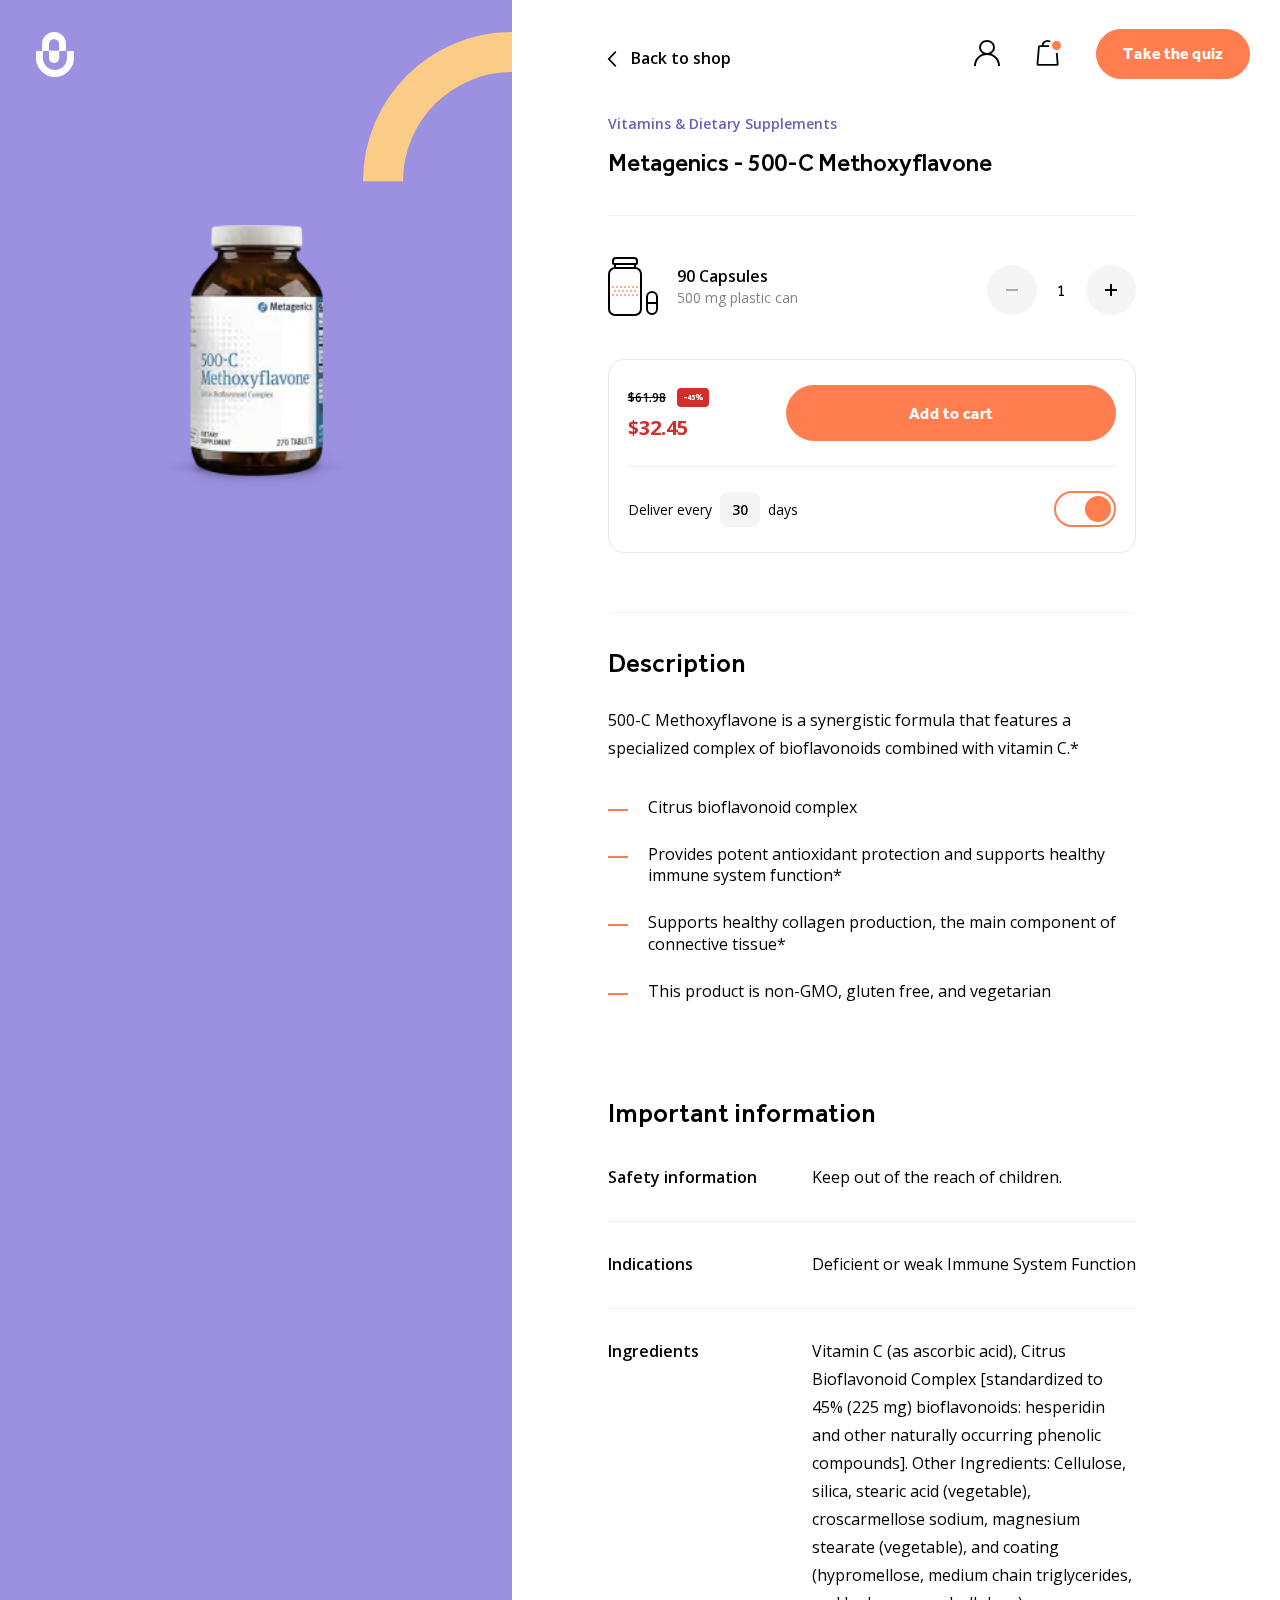
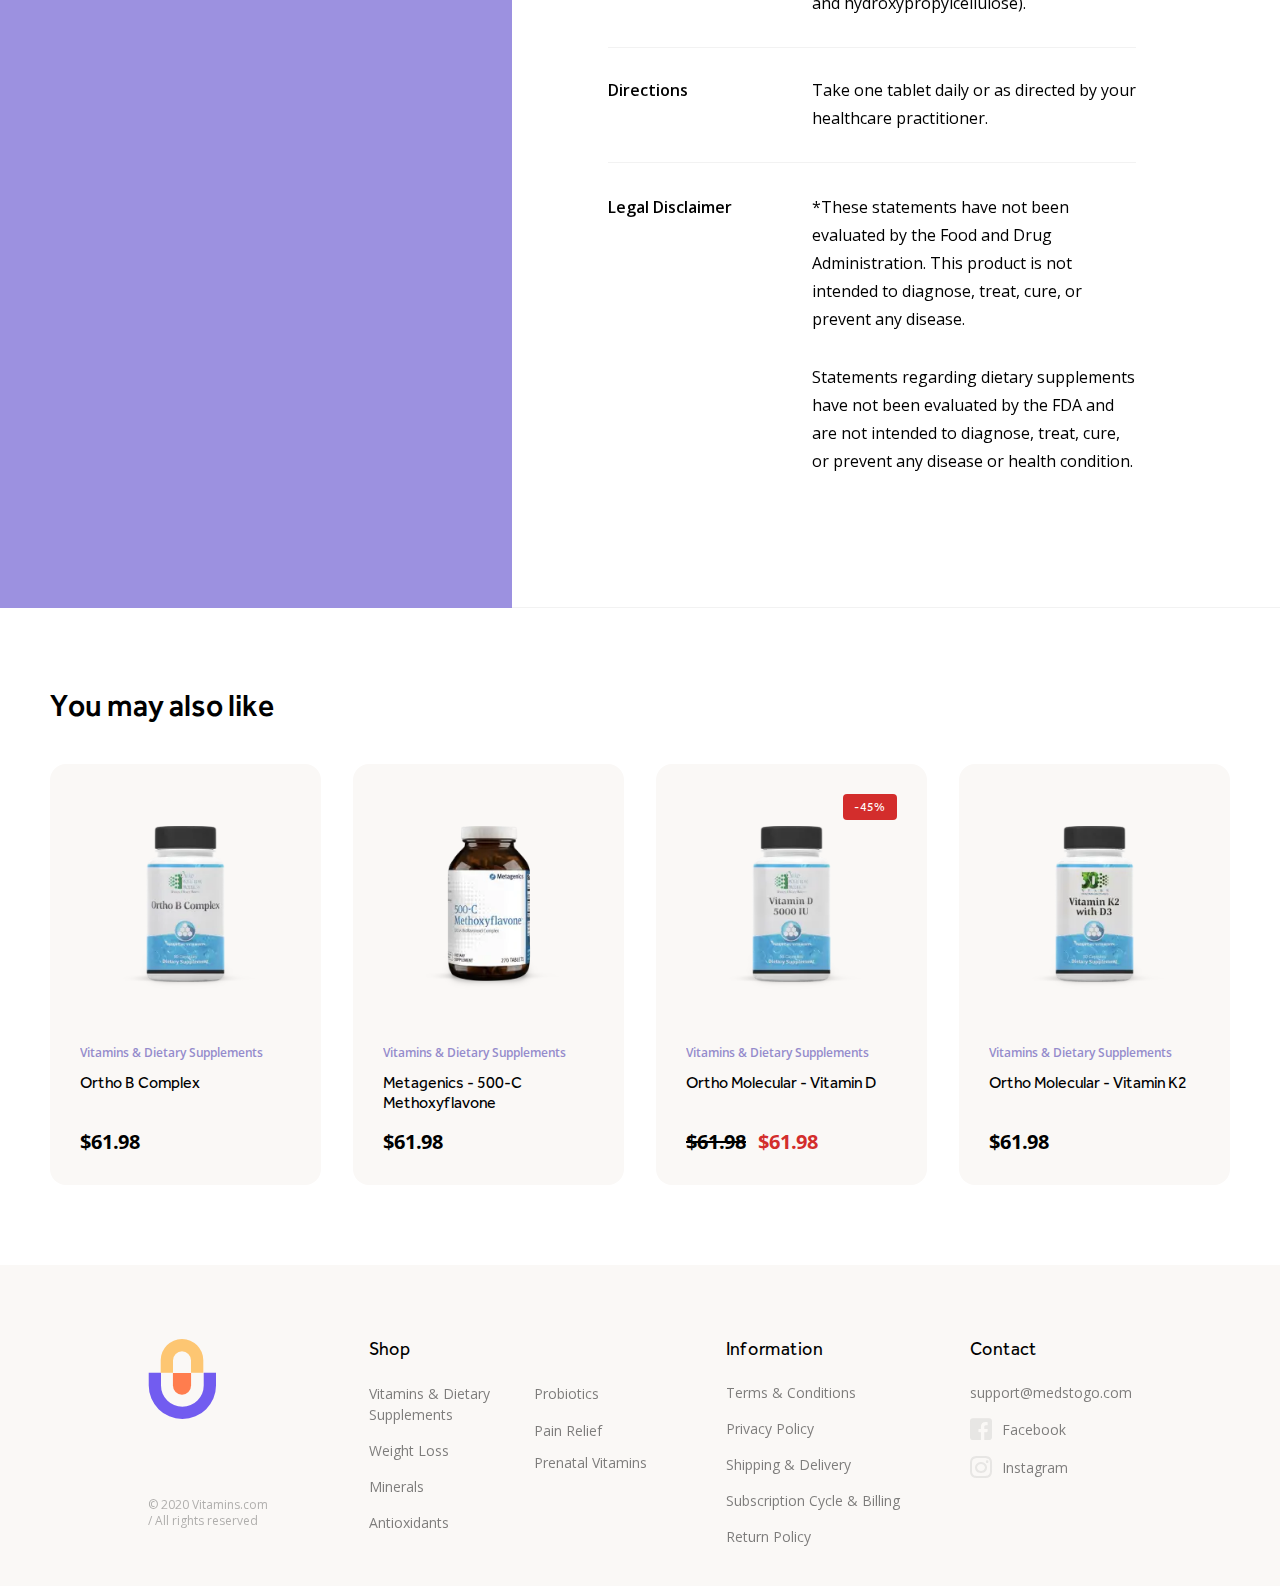
<file: product-discount.html>
<!DOCTYPE html>
<html lang="en">

<head>
	<meta charset="UTF-8">
	<meta http-equiv="X-UA-Compatible" content="IE=edge">
	<meta name="viewport" content="width=device-width, initial-scale=1.0">
	<meta name="format-detection" content="telephone=no">
	<link rel="stylesheet" href="./css/product.min.css">
	<link rel="shortcut icon" href="img/icons/favicon-l.png">
	<title>Product</title>
</head>

<body class="product">
	<div class="wrapper">
		<header class="header active-cart">
	<div class="header__container">
		<div class="header__body">
			<div class="header__burger burger">
				<div class="burger__wrapper">
					<span></span>
				</div>
			</div>
			<a class="header__logo" href="index.html"><i class="ic-logo"><span
						class="path1"></span><span class="path2"></span><span
						class="path3"></span></i></a>
			<ul class="header__action header-action">
				<li class="header-action__item">
					<a id="menu-profile" href="profile.html">
						<i class="ic-profile"></i>
					</a>
				</li>
				<li id="cart-circle" class="header-action__item">
					<i class="ic-cart"></i>
				</li>
				<li class="header-action__item"><button class="btn">Take the quiz</button>
				</li>
			</ul>
			<div class="header__aside header-aside header-aside_1">
				<div class="header-aside__body">
					<nav class="header-aside__menu first-menu menu">
						<ul class="first-menu__list menu__list">
							<li id="menu-shop">
								<p class="menu__title">Shop</p>
								<i class="ic-arrow-next"></i>
							</li>
							<li id="menu-information">
								<p class="menu__title">Information</p>
								<i class="ic-arrow-next"></i>
							</li>
							<li id="menu-quiz">
								<p class="menu__title">Take the quiz</p>
							</li>
						</ul>
					</nav>
					<div class="header-aside__content header-aside-content">
						<a href="mailto:support@medstogo.com"
							class="header-aside-content__text">support@medstogo.com</a>
						<h5 class="header-aside-content__copy">© 2020 Vitamins.com / All rights reserved
						</h5>
					</div>
				</div>
			</div>
			<div class="header__aside header-aside header-aside_2">
				<div class="header-aside__body">
					<div class="header-aside__top">
						<i class="ic-arrow-back"></i>
						<a href="catalog.html" class="header-aside__link">Shop</a>
					</div>
					<nav class="header-aside__menu second-menu menu">
						<ul class="second-menu__list menu__list">
							<li class="menu__title">
								<a href="catalog.html">All categories</a>
							</li>
							<li class="menu__title">
								<a href="catalog.html">Vitamins & Dietary Supplements</a>
							</li>
							<li class="menu__title">
								<a href="catalog.html">Weight Loss</a>
							</li>
							<li class="menu__title">
								<a href="catalog.html">Minerals</a>
							</li>
							<li class="menu__title">
								<a href="catalog.html">Antioxidants</a>
							</li>
							<li class="menu__title">
								<a href="catalog.html">Probiotics</a>
							</li>
							<li class="menu__title">
								<a href="catalog.html">Pain Relief</a>
							</li>
							<li class="menu__title">
								<a href="catalog.html">Prenatal Vitamins</a>
							</li>
							<li class="menu__title">
								<a href="catalog.html">Sale%</a>
							</li>
						</ul>
					</nav>
					<div class="header-aside__content header-aside-content">
						<h5 class="header-aside-content__subtitle">Don’t know what vitamins your body
							needs?</h5>
						<p class="header-aside-content__text">
							Answer a few simple questions and automatically
							get a personalazed list of vitamins in minutes
						</p>
						<button class="btn">Take the quiz</button>
					</div>
				</div>
			</div>
			<div class="header__aside header-aside header-aside_3">
				<div class="header-aside__body">
					<div class="header-aside__top">
						<i class="ic-arrow-back"></i>
						<a href="subscriptions.html" class="header-aside__link">Information</a>
					</div>
					<nav class="header-aside__menu third-menu menu">
						<ul class="third-menu__list menu__list">
							<li class="menu__title">
								<a href="subscriptions.html">Subscription Cycle & Billing</a>
							</li>
							<li class="menu__title">
								<a href="subscriptions.html">Terms & Conditions</a>
							</li>
							<li class="menu__title">
								<a href="subscriptions.html">Privacy Policy</a>
							</li>
							<li class="menu__title">
								<a href="subscriptions.html">Shipping & Delivery</a>
							</li>
							<li class="menu__title">
								<a href="subscriptions.html">Return Policy</a>
							</li>
						</ul>
					</nav>
				</div>
			</div>
			<div class="header__aside header-aside header-aside_4">
				<div class="header-aside__body">
					<div class="header-aside__top">
						<i class="ic-arrow-back"></i>
						<a href="profile.html" class="header-aside__link">Profile</a>
					</div>
					<nav class="header-aside__menu second-menu menu">
						<ul class="second-menu__list menu__list">
							<li class="menu__title">
								<a href="profile.html">Subscriptions</a>
							</li>
							<li class="menu__title">
								<a href="profile.html">Orders</a>
							</li>
							<li class="menu__title">
								<a href="profile.html">Account Overview</a>
							</li>
							<li class="menu__title">
								<a href="profile.html">Payment methods</a>
							</li>
							<li class="menu__title">
								<a href="profile.html">Change Password</a>
							</li>
							<li class="menu__title">
								<a href="profile.html">Sign Out</a>
							</li>
						</ul>
					</nav>
				</div>
			</div>
		</div>
	</div>
</header>
		<main class="product">
			<section class="quiz">
	<div class="quiz__body">
		<div class="quiz__content">
			<div class="quiz__header">
				<a class="quiz__logo" href="index.html"><i class="ic-logo"><span
							class="path1"></span><span class="path2"></span><span
							class="path3"></span></i></a>
				<p class="quiz__pages">1/9</p>
			</div>
			<div class="quiz__steps">
				<div class="quiz__step quiz__step_1">
					<div class="quiz__left">
						<h3 class="quiz__title">What’s your first name?</h3>
					</div>
					<div class="quiz__right">
						<p class="decor-circle decor-circle_r"></p>
						<svg width="406" height="307" viewBox="0 0 406 307" fill="none"
							xmlns="http://www.w3.org/2000/svg">
							<path d="M377 1.1993e-05C377 85.0519 307.996 154 222.875 154L183 154"
								stroke="#FFCA78" stroke-width="58" />
							<path d="M29 307C29 222.5 97.9481 154 183 154" stroke="#FFCA78"
								stroke-width="58" />
						</svg>
						<div>
							<p><label for="q-inp1">First Name</label></p>
							<div class="quiz__line">
								<div>
									<input type="text" id="q-inp1" value="Alex" />
								</div>
								<div class="quiz__circle">
									<i class="ic-arrow-next"></i>
								</div>
							</div>
						</div>
					</div>
				</div>
				<div class="quiz__step quiz__step_2">
					<div class="quiz__left">
						<h3 class="quiz__title">Do you smoke?</h3>
					</div>
					<div class="quiz__right">
						<p class="decor-circle decor-circle_o"></p>
						<svg width="160" height="160" viewBox="0 0 160 160" fill="none"
							xmlns="http://www.w3.org/2000/svg">
							<path d="M131 2.75517e-05C131 72.3493 72.3493 131 -2.55994e-05 131"
								stroke="#F6906E" stroke-width="58" />
						</svg>
						<div class="quiz__question quiz__question_column">
							<p>Yes</p>
							<p>No</p>
						</div>
					</div>
				</div>
				<div class="quiz__step quiz__step_3">
					<div class="quiz__left">
						<h3 class="quiz__title">What is your eating habits?</h3>
					</div>
					<div class="quiz__right">
						<p class="decor-circle decor-circle_r"></p>
						<svg width="210" height="264" viewBox="0 0 210 264" fill="none"
							xmlns="http://www.w3.org/2000/svg">
							<path
								d="M3.0146e-05 29C99.9636 29 181 109.589 181 209C181 308.411 99.9635 389 -1.3262e-06 389"
								stroke="#FFCA78" stroke-width="58" />
						</svg>
						<div class="quiz__question quiz__question_row">
							<p>Vegan diet</p>
							<p>Vegetarian diet</p>
							<p class="padding30">
								My diet is generally healthy and includes animal
								protein, fish and veggies
							</p>
							<p>My diet includes fast food and soft drinks</p>
						</div>
					</div>
				</div>
				<div class="quiz__step quiz__step_4">
					<div class="quiz__left">
						<h3 class="quiz__title">
							How frequently do you consume alcoholic beverages?
						</h3>
					</div>
					<div class="quiz__right">
						<p class="decor-circle decor-circle_o"></p>
						<svg width="210" height="275" viewBox="0 0 210 275" fill="none"
							xmlns="http://www.w3.org/2000/svg">
							<path
								d="M210 246C110.037 246 29 165.411 29 66C29 -33.4113 110.036 -114 210 -114"
								stroke="#F6906E" stroke-width="58" />
						</svg>
						<div class="quiz__question quiz__question_row">
							<p>≤ 3 times per week</p>
							<p>4 - 7 times per week</p>
							<p>7+ times per week</p>
						</div>
					</div>
				</div>
				<div class="quiz__step quiz__step_5">
					<div class="quiz__left">
						<h3 class="quiz__title">
							How frequently do you have cold/flu symptoms?
						</h3>
					</div>
					<div class="quiz__right">
						<p class="decor-circle decor-circle_r"></p>
						<svg width="200" height="200" viewBox="0 0 200 200" fill="none"
							xmlns="http://www.w3.org/2000/svg">
							<path d="M171 1.36275e-05C171 94.4407 94.4407 171 -1.85116e-05 171"
								stroke="#FFCA78" stroke-width="58" />
						</svg>
						<div class="quiz__question quiz__question_row">
							<p>≤ 2 per year</p>
							<p>3 - 5 times per year</p>
							<p>5+ times per week</p>
						</div>
					</div>
				</div>
				<div class="quiz__step quiz__step_6">
					<div class="quiz__left">
						<h3 class="quiz__title">Describe your stress level</h3>
					</div>
					<div class="quiz__right">
						<p class="decor-circle decor-circle_o"></p>
						<svg width="160" height="160" viewBox="0 0 160 160" fill="none"
							xmlns="http://www.w3.org/2000/svg">
							<path d="M160 131C87.6507 131 29 72.3493 29 -2.55994e-05" stroke="#F6906E"
								stroke-width="58" />
						</svg>
						<div class="quiz__question quiz__question_row">
							<p>I feel calm and relaxed most of the time</p>
							<p>I get nerevous from time to time</p>
							<p>I’m under a lot of stress most of the time</p>
						</div>
					</div>
				</div>
				<div class="quiz__step quiz__step_7">
					<div class="quiz__left">
						<h3 class="quiz__title">
							Have you ever been diagnosted with high blood glucose
							level?
						</h3>
					</div>
					<div class="quiz__right">
						<p class="decor-circle decor-circle_r"></p>
						<svg width="212" height="210" viewBox="0 0 212 210" fill="none"
							xmlns="http://www.w3.org/2000/svg">
							<path
								d="M389 -1.70623e-05C389 99.9635 308.411 181 209 181C109.589 181 29 99.9635 29 -1.3262e-06"
								stroke="#FFCA78" stroke-width="58" />
						</svg>
						<div class="quiz__question quiz__question_column">
							<p>Yes</p>
							<p>No</p>
						</div>
					</div>
				</div>
				<div class="quiz__step quiz__step_8">
					<div class="quiz__left">
						<h3 class="quiz__title">Tell us what you want to focus on</h3>
					</div>
					<div class="quiz__right">
						<p class="decor-circle decor-circle_o"></p>
						<svg width="171" height="171" viewBox="0 0 171 171" fill="none"
							xmlns="http://www.w3.org/2000/svg">
							<path d="M142 9.8533e-06C142 78.4244 78.4244 142 -1.79237e-05 142"
								stroke="#F6906E" stroke-width="58" />
						</svg>
						<div class="quiz__question quiz__question_grid">
							<div>
								<p>Weight managment</p>
							</div>
							<div>
								<p>Stress relief</p>
							</div>
							<div>
								<p>Immune boost</p>
							</div>
							<div>
								<p>Need to solve a sprcific problem</p>
							</div>
							<div>
								<p>I need a bassic kit for a daily intake</p>
							</div>
							<div>
								<p>All in one</p>
							</div>
						</div>
					</div>
				</div>
				<div class="quiz__step quiz__step_9">
					<div class="quiz__left">
						<h3 class="quiz__title">What’s your email address?</h3>
					</div>
					<div class="quiz__right">
						<p class="decor-circle decor-circle_r"></p>
						<svg width="406" height="307" viewBox="0 0 406 307" fill="none"
							xmlns="http://www.w3.org/2000/svg">
							<path d="M377 1.1993e-05C377 85.0519 307.996 154 222.875 154L183 154"
								stroke="#FFCA78" stroke-width="58" />
							<path d="M29 307C29 222.5 97.9481 154 183 154" stroke="#FFCA78"
								stroke-width="58" />
						</svg>
						<div>
							<p><label for="quiz-email">Email</label></p>
							<div class="quiz__line">
								<div><input id="quiz-email" type="text" value="Alex" /></div>
								<div class="quiz__circle">
									<i class="ic-arrow-next"></i>
								</div>
							</div>
						</div>
					</div>
				</div>
			</div>
			<div class="quiz__footer">
				<div>
					<i class="ic-arrow-back"></i>
					<p class="quiz__back">Back</p>
				</div>
			</div>
		</div>
	</div>
</section>
			<div class="cart">
	<div class="cart__wrapper">
		<div class="cart__body">
			<div class="cart__top">
				<div class="cart__title">Cart</div>
				<div class="cart__close-icon">
					<div class="icon-wrapper"><span></span></div>
				</div>
			</div>
			<div class="cart__fix">
				<div class="cart__items">
					<!-- 'modify': 'empty', -->
					<div class="cart-item ">
	<div class="cart-item__left cart-item__left_pink">
		<div class='cart-item__image image hv '>
			<picture>
				<source type='image/webp' srcset='img/gallery/23.webp'>
				<img src='img/gallery/23.png' alt='product image'>
			</picture>
		</div>
	</div>
	<div class="cart-item__body item-body">
		<div class="item-body__top">
			<h4 class="item-body__title">Ortho Molecular Products CereVive Capsules</h4>
			<div class="item-body__close-icon">
				<div class="item-body__icon-wrapper"><span></span></div>
			</div>
		</div>
		<div class="item-body__center">
			<div class="item-body__buttons">
				<span></span>
				<p class="item-body__num">1</p>
				<span></span>
			</div>
			<div class="item-body__price item-body__price_discount">
				<p class="item-body__summ item-body__summ_full-price">$125.00</p>
				<p class="item-body__summ item-body__summ_discount-price">$84.00</p>
			</div>
		</div>
		<div class="item-body__bottom">
			<div class="item-body__content">
				<div class="item-body__ok-icon">
					<svg width="12" height="9" viewBox="0 0 12 9" fill="none"
						xmlns="http://www.w3.org/2000/svg">
						<path d="M1.5 4L4.5 7L10.5 1" stroke="white" stroke-width="2" />
					</svg>
				</div>
				<p class="item-body__text">Deliver every</p>
				<p class="item-body__text item-body__text_b"><span>30</span><i
						class="ic-arrow-down"></i></p>
				<p class="item-body__text">days</p>
			</div>
		</div>
	</div>
</div>
					<div class="cart-item ">
	<div class="cart-item__left cart-item__left_purple">
		<div class='cart-item__image image hv '>
			<picture>
				<source type='image/webp' srcset='img/gallery/02.webp'>
				<img src='img/gallery/02.png' alt='product image'>
			</picture>
		</div>
	</div>
	<div class="cart-item__body item-body">
		<div class="item-body__top">
			<h4 class="item-body__title">Standard Process Thymus PMG 90 Tablets</h4>
			<div class="item-body__close-icon">
				<div class="item-body__icon-wrapper"><span></span></div>
			</div>
		</div>
		<div class="item-body__center">
			<div class="item-body__buttons">
				<span></span>
				<p class="item-body__num">1</p>
				<span></span>
			</div>
			<div class="item-body__price ">
				<p class="item-body__summ item-body__summ_full-price">$84.00</p>
				<p class="item-body__summ item-body__summ_discount-price">@@discountPrice</p>
			</div>
		</div>
		<div class="item-body__bottom">
			<div class="item-body__content">
				<div class="item-body__ok-icon">
					<svg width="12" height="9" viewBox="0 0 12 9" fill="none"
						xmlns="http://www.w3.org/2000/svg">
						<path d="M1.5 4L4.5 7L10.5 1" stroke="white" stroke-width="2" />
					</svg>
				</div>
				<p class="item-body__text">Deliver every</p>
				<p class="item-body__text item-body__text_b"><span>30</span><i
						class="ic-arrow-down"></i></p>
				<p class="item-body__text">days</p>
			</div>
		</div>
	</div>
</div>
					<div class="cart-item ">
	<div class="cart-item__left cart-item__left_pink">
		<div class='cart-item__image image hv '>
			<picture>
				<source type='image/webp' srcset='img/gallery/23.webp'>
				<img src='img/gallery/23.png' alt='product image'>
			</picture>
		</div>
	</div>
	<div class="cart-item__body item-body">
		<div class="item-body__top">
			<h4 class="item-body__title">Ortho Molecular Products CereVive Capsules</h4>
			<div class="item-body__close-icon">
				<div class="item-body__icon-wrapper"><span></span></div>
			</div>
		</div>
		<div class="item-body__center">
			<div class="item-body__buttons">
				<span></span>
				<p class="item-body__num">1</p>
				<span></span>
			</div>
			<div class="item-body__price item-body__price_discount">
				<p class="item-body__summ item-body__summ_full-price">$125.00</p>
				<p class="item-body__summ item-body__summ_discount-price">$84.00</p>
			</div>
		</div>
		<div class="item-body__bottom">
			<div class="item-body__content">
				<div class="item-body__ok-icon">
					<svg width="12" height="9" viewBox="0 0 12 9" fill="none"
						xmlns="http://www.w3.org/2000/svg">
						<path d="M1.5 4L4.5 7L10.5 1" stroke="white" stroke-width="2" />
					</svg>
				</div>
				<p class="item-body__text">Deliver every</p>
				<p class="item-body__text item-body__text_b"><span>30</span><i
						class="ic-arrow-down"></i></p>
				<p class="item-body__text">days</p>
			</div>
		</div>
	</div>
</div>
					<div class="cart-item ">
	<div class="cart-item__left cart-item__left_purple">
		<div class='cart-item__image image hv '>
			<picture>
				<source type='image/webp' srcset='img/gallery/21.webp'>
				<img src='img/gallery/21.png' alt='product image'>
			</picture>
		</div>
	</div>
	<div class="cart-item__body item-body">
		<div class="item-body__top">
			<h4 class="item-body__title">Ortho Molecular Products CereVive Capsules</h4>
			<div class="item-body__close-icon">
				<div class="item-body__icon-wrapper"><span></span></div>
			</div>
		</div>
		<div class="item-body__center">
			<div class="item-body__buttons">
				<span></span>
				<p class="item-body__num">1</p>
				<span></span>
			</div>
			<div class="item-body__price item-body__price_discount">
				<p class="item-body__summ item-body__summ_full-price">$125.00</p>
				<p class="item-body__summ item-body__summ_discount-price">$84.00</p>
			</div>
		</div>
		<div class="item-body__bottom">
			<div class="item-body__content">
				<div class="item-body__ok-icon">
					<svg width="12" height="9" viewBox="0 0 12 9" fill="none"
						xmlns="http://www.w3.org/2000/svg">
						<path d="M1.5 4L4.5 7L10.5 1" stroke="white" stroke-width="2" />
					</svg>
				</div>
				<p class="item-body__text">Deliver every</p>
				<p class="item-body__text item-body__text_b"><span>30</span><i
						class="ic-arrow-down"></i></p>
				<p class="item-body__text">days</p>
			</div>
		</div>
	</div>
</div>
					<div class="cart-item ">
	<div class="cart-item__left cart-item__left_pink">
		<div class='cart-item__image image hv '>
			<picture>
				<source type='image/webp' srcset='img/gallery/22.webp'>
				<img src='img/gallery/22.png' alt='product image'>
			</picture>
		</div>
	</div>
	<div class="cart-item__body item-body">
		<div class="item-body__top">
			<h4 class="item-body__title">Ortho Molecular Products CereVive Capsules</h4>
			<div class="item-body__close-icon">
				<div class="item-body__icon-wrapper"><span></span></div>
			</div>
		</div>
		<div class="item-body__center">
			<div class="item-body__buttons">
				<span></span>
				<p class="item-body__num">1</p>
				<span></span>
			</div>
			<div class="item-body__price item-body__price_discount">
				<p class="item-body__summ item-body__summ_full-price">$125.00</p>
				<p class="item-body__summ item-body__summ_discount-price">$84.00</p>
			</div>
		</div>
		<div class="item-body__bottom">
			<div class="item-body__content">
				<div class="item-body__ok-icon">
					<svg width="12" height="9" viewBox="0 0 12 9" fill="none"
						xmlns="http://www.w3.org/2000/svg">
						<path d="M1.5 4L4.5 7L10.5 1" stroke="white" stroke-width="2" />
					</svg>
				</div>
				<p class="item-body__text">Deliver every</p>
				<p class="item-body__text item-body__text_b"><span>30</span><i
						class="ic-arrow-down"></i></p>
				<p class="item-body__text">days</p>
			</div>
		</div>
	</div>
</div>
					<!-- 'disabled': 'disabled' -->
				</div>
			</div>
			<div class="cart__empty">
				<p class="cart__empty-text">Your cart is empty</p>
				<svg width="200" height="238" viewBox="0 0 200 238" fill="none"
					xmlns="http://www.w3.org/2000/svg">
					<path
						d="M100 36.5031C85.1095 36.5031 72.9927 48.6221 72.9927 63.5153V100.748H36.4963V63.5153C36.4963 28.4724 64.9635 0 100 0C135.036 0 163.504 28.4724 163.504 63.5153V100.748H127.007V63.5153C127.007 48.6221 114.891 36.5031 100 36.5031Z"
						fill="#FAF8F6" />
					<path
						d="M127.007 100.748H72.9927V137.982C72.9927 152.875 85.1095 164.994 100 164.994C114.891 164.994 127.007 152.875 127.007 137.982V100.748Z"
						fill="#FAF8F6" />
					<path
						d="M163.504 100.748H200V137.982C200 193.174 155.182 238 100 238C44.8175 238 0 193.174 0 137.982V100.748H36.4963V137.982C36.4963 173.025 64.9635 201.497 100 201.497C135.036 201.497 163.504 173.025 163.504 137.982V100.748Z"
						fill="#FAF8F6" />
				</svg>

			</div>
			<div class="cart__bottom">
				<div class="cart__bottom__btn btn">
					<p>Check Out</p>
					<span>•</span>
					<p>$156.58</p>
				</div>
				<p class="cart__disabled-text">Minimum order amount is $700</p>

			</div>

		</div>
	</div>

</div>
			<div class="product__body">
				<section class="product-left product-left_purple ">
	<h6 class="hidden-heading">our product</h6>
	<svg width="149" height="150" viewBox="0 0 149 150" fill="none"
		xmlns="http://www.w3.org/2000/svg">
		<path d="M20 149.314C20 77.9479 77.7553 20.094 149 20.094" stroke="#FACC88"
			stroke-width="40" />
	</svg>

	<div class="product-left__image image">
		<picture>
			<source type="image/webp" srcset="img/gallery/02.webp">
			<img src="img/gallery/02.png" alt="product image">
		</picture>
	</div>
</section>
				<section class="product-right product-right_discount">
	<div class="product-right__fix">
		<div class="product-right__back-button">
			<i class="ic-arrow-back"></i>
			<p>Back to shop</p>
		</div>
		<h3
			class="product-right__label product-right__label_purple">
			Vitamins & Dietary Supplements</h3>
		<h2 class="product-right__title">Metagenics - 500-C Methoxyflavone</h2>
		<div class="item-icon-row">
	<div class="item-icon-row__product">
		<img src="img/icons/bottle_01.svg" alt="product icon">
		<div class="item-icon-row__content">
			<p class="item-icon-row__subtitle">90 Capsules</p>
			<p class="item-icon-row__text">500 mg plastic can</p>
		</div>
	</div>
	<div class="item-icon-row__buttons">
		<span></span>
		<p class="item-icon-row__num">1</p>
		<span></span>
	</div>

</div>
		
		<div class="add-to-cart add-to-cart_discount">
	<div class="add-to-cart__top">
		<div class="add-to-cart__money">
			<p class="add-to-cart__summ add-to-cart__summ_full-price">
				$61.98</p>
			<p
				class="add-to-cart__summ add-to-cart__summ_discount-price">$32.45</p>
			<p class="add-to-cart__discount">-45%</p>
		</div>
		<button class="btn">Add to cart</button>
	</div>
	<div class="add-to-cart__bottom">
		<div class="add-to-cart__content">
			<p class="add-to-cart__text">Deliver every</p>
			<p class="add-to-cart__text add-to-cart__text_b"><span>30</span><i
					class="ic-arrow-down"></i></p>
			<p class="add-to-cart__text">days</p>
		</div>
		<div class="add-to-cart__switch">
			<span></span>
		</div>
	</div>

</div>
		
		
		<h4 class="product-right__subtitle">Description</h4>
		<p class="product-right__text product-right__text_first">500-C Methoxyflavone is a synergistic
			formula that features a
			specialized complex of bioflavonoids combined with vitamin C.*</p>
		<ul class="product-right__list">
			<li>Citrus bioflavonoid complex</li>
			<li>Provides potent antioxidant protection and supports healthy immune system function*
			</li>
			<li>Supports healthy collagen production, the main component of connective tissue*</li>
			<li>This product is non-GMO, gluten free, and vegetarian</li>
		</ul>
		<h4 class="product-right__subtitle product-right__subtitle_second">Important information</h4>
		<div class="product-right__text-body">
			<p class="product-right__text product-right__text_b">Safety information</p>
			<p class="product-right__text">Keep out of the reach of children.</p>
		</div>
		<div class="product-right__text-body">
			<p class="product-right__text product-right__text_b">Indications</p>
			<p class="product-right__text">Deficient or weak Immune System Function</p>
		</div>
		<div class="product-right__text-body">
			<p class="product-right__text product-right__text_b">Ingredients</p>
			<p class="product-right__text">Vitamin C (as ascorbic acid), Citrus Bioflavonoid Complex
				[standardized to 45% (225 mg)
				bioflavonoids: hesperidin and other naturally occurring phenolic compounds]. Other
				Ingredients:
				Cellulose, silica, stearic acid (vegetable), croscarmellose sodium, magnesium stearate
				(vegetable),
				and coating (hypromellose, medium chain triglycerides, and hydroxypropylcellulose).</p>
		</div>
		<div class="product-right__text-body">
			<p class="product-right__text product-right__text_b">Directions</p>
			<p class="product-right__text">Take one tablet daily or as directed by your healthcare
				practitioner.</p>
		</div>
		<div class="product-right__text-body">
			<p class="product-right__text product-right__text_b">Legal Disclaimer</p>
			<div class="product-right__sub-body">
				<p class="product-right__text"> *These statements have not been evaluated by the Food
					and
					Drug
					Administration. This product is
					not
					intended to diagnose, treat, cure, or prevent any disease.
				</p>
				<p class="product-right__text product-right__text_last">Statements regarding dietary
					supplements have not been
					evaluated
					by the FDA and are not
					intended to
					diagnose, treat, cure, or prevent any disease or health condition.</p>
			</div>
		</div>
	</div>
</section>
			</div>
			<section class="cards">
				<h4 class="cards__title">You may also like</h4>
				<div class="cards__body">
					<div class="card-item ">
	<p class="card-item__decor-discount"></p>
	<div class="card-item__image">
		<picture>
			<source type='image/webp' srcset='img/gallery/01.webp'>
			<img src='img/gallery/01.png' alt='product image'>
		</picture>
	</div>
	<div class="card-item__body">
		<h4 class="card-item__label card-item__label_purple">Vitamins & Dietary Supplements</h4>
		<h3 class="card-item__title">Ortho B Complex</h3>
		<div class="card-item__summ">
			<p class="card-item__full-price">$61.98</p>
			<p class="card-item__discount-price"></p>
		</div>
	</div>
</div><div class="card-item ">
	<p class="card-item__decor-discount"></p>
	<div class="card-item__image">
		<picture>
			<source type='image/webp' srcset='img/gallery/02.webp'>
			<img src='img/gallery/02.png' alt='product image'>
		</picture>
	</div>
	<div class="card-item__body">
		<h4 class="card-item__label card-item__label_purple">Vitamins & Dietary Supplements</h4>
		<h3 class="card-item__title">Metagenics - 500-C Methoxyflavone</h3>
		<div class="card-item__summ">
			<p class="card-item__full-price">$61.98</p>
			<p class="card-item__discount-price"></p>
		</div>
	</div>
</div><div class="card-item card-item_discount">
	<p class="card-item__decor-discount">-45%</p>
	<div class="card-item__image">
		<picture>
			<source type='image/webp' srcset='img/gallery/03.webp'>
			<img src='img/gallery/03.png' alt='product image'>
		</picture>
	</div>
	<div class="card-item__body">
		<h4 class="card-item__label card-item__label_purple">Vitamins & Dietary Supplements</h4>
		<h3 class="card-item__title">Ortho Molecular - Vitamin D</h3>
		<div class="card-item__summ">
			<p class="card-item__full-price">$61.98</p>
			<p class="card-item__discount-price">$61.98</p>
		</div>
	</div>
</div><div class="card-item ">
	<p class="card-item__decor-discount"></p>
	<div class="card-item__image">
		<picture>
			<source type='image/webp' srcset='img/gallery/04.webp'>
			<img src='img/gallery/04.png' alt='product image'>
		</picture>
	</div>
	<div class="card-item__body">
		<h4 class="card-item__label card-item__label_purple">Vitamins & Dietary Supplements</h4>
		<h3 class="card-item__title">Ortho Molecular - Vitamin K2</h3>
		<div class="card-item__summ">
			<p class="card-item__full-price">$61.98</p>
			<p class="card-item__discount-price"></p>
		</div>
	</div>
</div>
				</div>
			</section>
		</main>
		<footer id="footer" class="footer">
	<div class="footer__container">
		<div class="footer__first">
			<a class="footer__logo" href="index.html"><i class="ic-logo"><span
						class="path1"></span><span class="path2"></span><span
						class="path3"></span></i></a>
			<p class="footer__copy footer__copy_desktop">© 2020 Vitamins.com / All rights reserved</p>
		</div>
		<div class="footer__content">
			<div class="footer__menu menu-footer">
				<h4 class="menu-footer__title">Shop</h4>
				<ul class="menu-footer__list menu-footer__list_1">
					<li><a href="catalog.html">Vitamins & Dietary Supplements</a></li>
					<li><a href="catalog.html">Weight Loss</a></li>
					<li><a href="catalog.html">Minerals</a></li>
					<li><a href="catalog.html">Antioxidants</a></li>
					<li><a href="catalog.html">Probiotics</a></li>
					<li><a href="catalog.html">Pain Relief</a></li>
					<li><a href="catalog.html">Prenatal Vitamins</a></li>
				</ul>
			</div>
			<div class="footer__menu menu-footer">
				<h4 class="menu-footer__title">Information</h4>
				<ul class="menu-footer__list menu-footer__list_2">
					<li><a href="subscriptions.html">Subscription Cycle & Billing</a></li>
					<li><a href="subscriptions.html">Terms & Conditions</a></li>
					<li><a href="subscriptions.html">Privacy Policy</a></li>
					<li><a href="subscriptions.html">Shipping & Delivery</a></li>
					<li><a href="subscriptions.html">Return Policy</a></li>
				</ul>
			</div>
			<div class="footer__menu menu-footer">
				<h4 class="menu-footer__title">Contact</h4>
				<ul class="menu-footer__list menu-footer__list_3">
					<li><a href="mailto:support@medstogo.com">support@medstogo.com</a></li>
					<li><a href="#"><i class="ic-facebook-grey"></i>Facebook</a></li>
					<li><a href="#"><i class="ic-instagram-grey"></i>Instagram</a></li>
				</ul>
			</div>
		</div>
		<p class="footer__copy footer__copy_mobile">© 2020 Vitamins.com / All rights reserved</p>
	</div>
</footer>
	</div>
	<script src="js/script.min.js"></script>
</body>

</html>
</file>
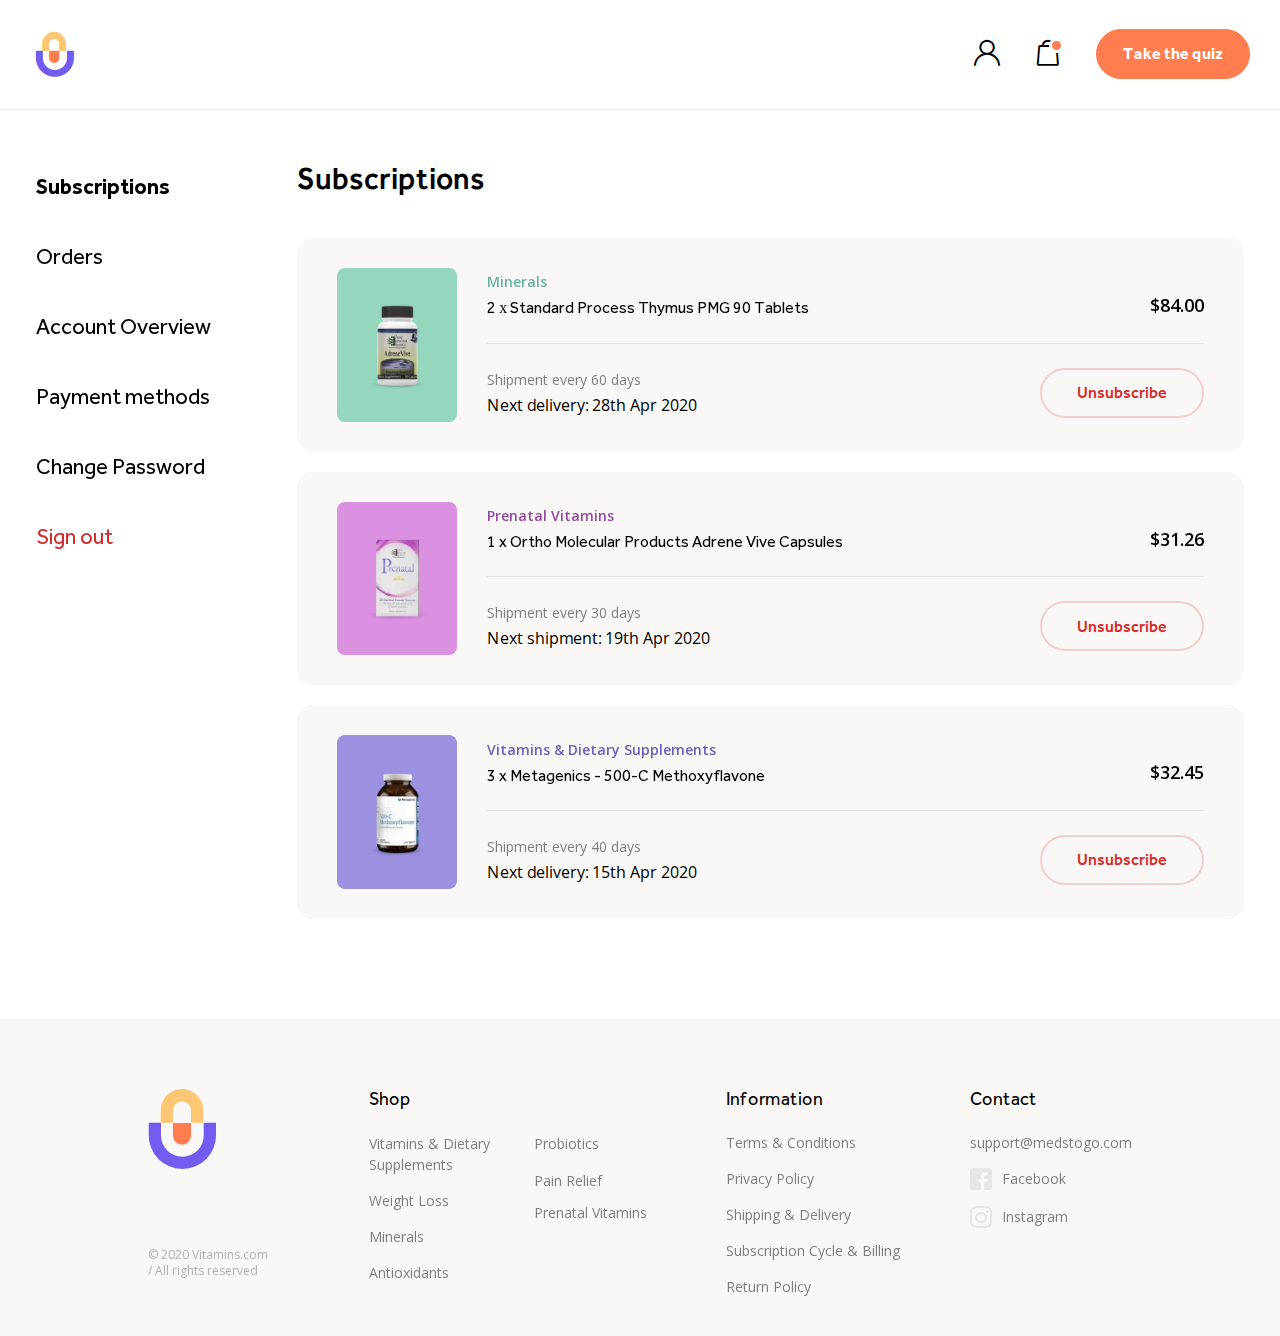
<file: profile.html>
<!DOCTYPE html>
<html lang="en">

<head>
	<meta charset="UTF-8">
	<meta http-equiv="X-UA-Compatible" content="IE=edge">
	<meta name="viewport" content="width=device-width, initial-scale=1.0">
	<meta name="format-detection" content="telephone=no">
	<link rel="stylesheet" href="./css/profile.min.css">
	<link rel="shortcut icon" href="img/icons/favicon-l.png">
	<title>Profile</title>
</head>

<body class="profile">
	<div class="wrapper">
		<header class="header active-cart">
	<div class="header__container">
		<div class="header__body">
			<div class="header__burger burger">
				<div class="burger__wrapper">
					<span></span>
				</div>
			</div>
			<a class="header__logo" href="index.html"><i class="ic-logo"><span
						class="path1"></span><span class="path2"></span><span
						class="path3"></span></i></a>
			<ul class="header__action header-action">
				<li class="header-action__item">
					<a id="menu-profile" href="profile.html">
						<i class="ic-profile"></i>
					</a>
				</li>
				<li id="cart-circle" class="header-action__item">
					<i class="ic-cart"></i>
				</li>
				<li class="header-action__item"><button class="btn">Take the quiz</button>
				</li>
			</ul>
			<div class="header__aside header-aside header-aside_1">
				<div class="header-aside__body">
					<nav class="header-aside__menu first-menu menu">
						<ul class="first-menu__list menu__list">
							<li id="menu-shop">
								<p class="menu__title">Shop</p>
								<i class="ic-arrow-next"></i>
							</li>
							<li id="menu-information">
								<p class="menu__title">Information</p>
								<i class="ic-arrow-next"></i>
							</li>
							<li id="menu-quiz">
								<p class="menu__title">Take the quiz</p>
							</li>
						</ul>
					</nav>
					<div class="header-aside__content header-aside-content">
						<a href="mailto:support@medstogo.com"
							class="header-aside-content__text">support@medstogo.com</a>
						<h5 class="header-aside-content__copy">© 2020 Vitamins.com / All rights reserved
						</h5>
					</div>
				</div>
			</div>
			<div class="header__aside header-aside header-aside_2">
				<div class="header-aside__body">
					<div class="header-aside__top">
						<i class="ic-arrow-back"></i>
						<a href="catalog.html" class="header-aside__link">Shop</a>
					</div>
					<nav class="header-aside__menu second-menu menu">
						<ul class="second-menu__list menu__list">
							<li class="menu__title">
								<a href="catalog.html">All categories</a>
							</li>
							<li class="menu__title">
								<a href="catalog.html">Vitamins & Dietary Supplements</a>
							</li>
							<li class="menu__title">
								<a href="catalog.html">Weight Loss</a>
							</li>
							<li class="menu__title">
								<a href="catalog.html">Minerals</a>
							</li>
							<li class="menu__title">
								<a href="catalog.html">Antioxidants</a>
							</li>
							<li class="menu__title">
								<a href="catalog.html">Probiotics</a>
							</li>
							<li class="menu__title">
								<a href="catalog.html">Pain Relief</a>
							</li>
							<li class="menu__title">
								<a href="catalog.html">Prenatal Vitamins</a>
							</li>
							<li class="menu__title">
								<a href="catalog.html">Sale%</a>
							</li>
						</ul>
					</nav>
					<div class="header-aside__content header-aside-content">
						<h5 class="header-aside-content__subtitle">Don’t know what vitamins your body
							needs?</h5>
						<p class="header-aside-content__text">
							Answer a few simple questions and automatically
							get a personalazed list of vitamins in minutes
						</p>
						<button class="btn">Take the quiz</button>
					</div>
				</div>
			</div>
			<div class="header__aside header-aside header-aside_3">
				<div class="header-aside__body">
					<div class="header-aside__top">
						<i class="ic-arrow-back"></i>
						<a href="subscriptions.html" class="header-aside__link">Information</a>
					</div>
					<nav class="header-aside__menu third-menu menu">
						<ul class="third-menu__list menu__list">
							<li class="menu__title">
								<a href="subscriptions.html">Subscription Cycle & Billing</a>
							</li>
							<li class="menu__title">
								<a href="subscriptions.html">Terms & Conditions</a>
							</li>
							<li class="menu__title">
								<a href="subscriptions.html">Privacy Policy</a>
							</li>
							<li class="menu__title">
								<a href="subscriptions.html">Shipping & Delivery</a>
							</li>
							<li class="menu__title">
								<a href="subscriptions.html">Return Policy</a>
							</li>
						</ul>
					</nav>
				</div>
			</div>
			<div class="header__aside header-aside header-aside_4">
				<div class="header-aside__body">
					<div class="header-aside__top">
						<i class="ic-arrow-back"></i>
						<a href="profile.html" class="header-aside__link">Profile</a>
					</div>
					<nav class="header-aside__menu second-menu menu">
						<ul class="second-menu__list menu__list">
							<li class="menu__title">
								<a href="profile.html">Subscriptions</a>
							</li>
							<li class="menu__title">
								<a href="profile.html">Orders</a>
							</li>
							<li class="menu__title">
								<a href="profile.html">Account Overview</a>
							</li>
							<li class="menu__title">
								<a href="profile.html">Payment methods</a>
							</li>
							<li class="menu__title">
								<a href="profile.html">Change Password</a>
							</li>
							<li class="menu__title">
								<a href="profile.html">Sign Out</a>
							</li>
						</ul>
					</nav>
				</div>
			</div>
		</div>
	</div>
</header>
		<main class="profile">
			<section class="quiz">
	<div class="quiz__body">
		<div class="quiz__content">
			<div class="quiz__header">
				<a class="quiz__logo" href="index.html"><i class="ic-logo"><span
							class="path1"></span><span class="path2"></span><span
							class="path3"></span></i></a>
				<p class="quiz__pages">1/9</p>
			</div>
			<div class="quiz__steps">
				<div class="quiz__step quiz__step_1">
					<div class="quiz__left">
						<h3 class="quiz__title">What’s your first name?</h3>
					</div>
					<div class="quiz__right">
						<p class="decor-circle decor-circle_r"></p>
						<svg width="406" height="307" viewBox="0 0 406 307" fill="none"
							xmlns="http://www.w3.org/2000/svg">
							<path d="M377 1.1993e-05C377 85.0519 307.996 154 222.875 154L183 154"
								stroke="#FFCA78" stroke-width="58" />
							<path d="M29 307C29 222.5 97.9481 154 183 154" stroke="#FFCA78"
								stroke-width="58" />
						</svg>
						<div>
							<p><label for="q-inp1">First Name</label></p>
							<div class="quiz__line">
								<div>
									<input type="text" id="q-inp1" value="Alex" />
								</div>
								<div class="quiz__circle">
									<i class="ic-arrow-next"></i>
								</div>
							</div>
						</div>
					</div>
				</div>
				<div class="quiz__step quiz__step_2">
					<div class="quiz__left">
						<h3 class="quiz__title">Do you smoke?</h3>
					</div>
					<div class="quiz__right">
						<p class="decor-circle decor-circle_o"></p>
						<svg width="160" height="160" viewBox="0 0 160 160" fill="none"
							xmlns="http://www.w3.org/2000/svg">
							<path d="M131 2.75517e-05C131 72.3493 72.3493 131 -2.55994e-05 131"
								stroke="#F6906E" stroke-width="58" />
						</svg>
						<div class="quiz__question quiz__question_column">
							<p>Yes</p>
							<p>No</p>
						</div>
					</div>
				</div>
				<div class="quiz__step quiz__step_3">
					<div class="quiz__left">
						<h3 class="quiz__title">What is your eating habits?</h3>
					</div>
					<div class="quiz__right">
						<p class="decor-circle decor-circle_r"></p>
						<svg width="210" height="264" viewBox="0 0 210 264" fill="none"
							xmlns="http://www.w3.org/2000/svg">
							<path
								d="M3.0146e-05 29C99.9636 29 181 109.589 181 209C181 308.411 99.9635 389 -1.3262e-06 389"
								stroke="#FFCA78" stroke-width="58" />
						</svg>
						<div class="quiz__question quiz__question_row">
							<p>Vegan diet</p>
							<p>Vegetarian diet</p>
							<p class="padding30">
								My diet is generally healthy and includes animal
								protein, fish and veggies
							</p>
							<p>My diet includes fast food and soft drinks</p>
						</div>
					</div>
				</div>
				<div class="quiz__step quiz__step_4">
					<div class="quiz__left">
						<h3 class="quiz__title">
							How frequently do you consume alcoholic beverages?
						</h3>
					</div>
					<div class="quiz__right">
						<p class="decor-circle decor-circle_o"></p>
						<svg width="210" height="275" viewBox="0 0 210 275" fill="none"
							xmlns="http://www.w3.org/2000/svg">
							<path
								d="M210 246C110.037 246 29 165.411 29 66C29 -33.4113 110.036 -114 210 -114"
								stroke="#F6906E" stroke-width="58" />
						</svg>
						<div class="quiz__question quiz__question_row">
							<p>≤ 3 times per week</p>
							<p>4 - 7 times per week</p>
							<p>7+ times per week</p>
						</div>
					</div>
				</div>
				<div class="quiz__step quiz__step_5">
					<div class="quiz__left">
						<h3 class="quiz__title">
							How frequently do you have cold/flu symptoms?
						</h3>
					</div>
					<div class="quiz__right">
						<p class="decor-circle decor-circle_r"></p>
						<svg width="200" height="200" viewBox="0 0 200 200" fill="none"
							xmlns="http://www.w3.org/2000/svg">
							<path d="M171 1.36275e-05C171 94.4407 94.4407 171 -1.85116e-05 171"
								stroke="#FFCA78" stroke-width="58" />
						</svg>
						<div class="quiz__question quiz__question_row">
							<p>≤ 2 per year</p>
							<p>3 - 5 times per year</p>
							<p>5+ times per week</p>
						</div>
					</div>
				</div>
				<div class="quiz__step quiz__step_6">
					<div class="quiz__left">
						<h3 class="quiz__title">Describe your stress level</h3>
					</div>
					<div class="quiz__right">
						<p class="decor-circle decor-circle_o"></p>
						<svg width="160" height="160" viewBox="0 0 160 160" fill="none"
							xmlns="http://www.w3.org/2000/svg">
							<path d="M160 131C87.6507 131 29 72.3493 29 -2.55994e-05" stroke="#F6906E"
								stroke-width="58" />
						</svg>
						<div class="quiz__question quiz__question_row">
							<p>I feel calm and relaxed most of the time</p>
							<p>I get nerevous from time to time</p>
							<p>I’m under a lot of stress most of the time</p>
						</div>
					</div>
				</div>
				<div class="quiz__step quiz__step_7">
					<div class="quiz__left">
						<h3 class="quiz__title">
							Have you ever been diagnosted with high blood glucose
							level?
						</h3>
					</div>
					<div class="quiz__right">
						<p class="decor-circle decor-circle_r"></p>
						<svg width="212" height="210" viewBox="0 0 212 210" fill="none"
							xmlns="http://www.w3.org/2000/svg">
							<path
								d="M389 -1.70623e-05C389 99.9635 308.411 181 209 181C109.589 181 29 99.9635 29 -1.3262e-06"
								stroke="#FFCA78" stroke-width="58" />
						</svg>
						<div class="quiz__question quiz__question_column">
							<p>Yes</p>
							<p>No</p>
						</div>
					</div>
				</div>
				<div class="quiz__step quiz__step_8">
					<div class="quiz__left">
						<h3 class="quiz__title">Tell us what you want to focus on</h3>
					</div>
					<div class="quiz__right">
						<p class="decor-circle decor-circle_o"></p>
						<svg width="171" height="171" viewBox="0 0 171 171" fill="none"
							xmlns="http://www.w3.org/2000/svg">
							<path d="M142 9.8533e-06C142 78.4244 78.4244 142 -1.79237e-05 142"
								stroke="#F6906E" stroke-width="58" />
						</svg>
						<div class="quiz__question quiz__question_grid">
							<div>
								<p>Weight managment</p>
							</div>
							<div>
								<p>Stress relief</p>
							</div>
							<div>
								<p>Immune boost</p>
							</div>
							<div>
								<p>Need to solve a sprcific problem</p>
							</div>
							<div>
								<p>I need a bassic kit for a daily intake</p>
							</div>
							<div>
								<p>All in one</p>
							</div>
						</div>
					</div>
				</div>
				<div class="quiz__step quiz__step_9">
					<div class="quiz__left">
						<h3 class="quiz__title">What’s your email address?</h3>
					</div>
					<div class="quiz__right">
						<p class="decor-circle decor-circle_r"></p>
						<svg width="406" height="307" viewBox="0 0 406 307" fill="none"
							xmlns="http://www.w3.org/2000/svg">
							<path d="M377 1.1993e-05C377 85.0519 307.996 154 222.875 154L183 154"
								stroke="#FFCA78" stroke-width="58" />
							<path d="M29 307C29 222.5 97.9481 154 183 154" stroke="#FFCA78"
								stroke-width="58" />
						</svg>
						<div>
							<p><label for="quiz-email">Email</label></p>
							<div class="quiz__line">
								<div><input id="quiz-email" type="text" value="Alex" /></div>
								<div class="quiz__circle">
									<i class="ic-arrow-next"></i>
								</div>
							</div>
						</div>
					</div>
				</div>
			</div>
			<div class="quiz__footer">
				<div>
					<i class="ic-arrow-back"></i>
					<p class="quiz__back">Back</p>
				</div>
			</div>
		</div>
	</div>
</section>
			<div class="cart">
	<div class="cart__wrapper">
		<div class="cart__body">
			<div class="cart__top">
				<div class="cart__title">Cart</div>
				<div class="cart__close-icon">
					<div class="icon-wrapper"><span></span></div>
				</div>
			</div>
			<div class="cart__fix">
				<div class="cart__items">
					<!-- 'modify': 'empty', -->
					<div class="cart-item ">
	<div class="cart-item__left cart-item__left_pink">
		<div class='cart-item__image image hv '>
			<picture>
				<source type='image/webp' srcset='img/gallery/23.webp'>
				<img src='img/gallery/23.png' alt='product image'>
			</picture>
		</div>
	</div>
	<div class="cart-item__body item-body">
		<div class="item-body__top">
			<h4 class="item-body__title">Ortho Molecular Products CereVive Capsules</h4>
			<div class="item-body__close-icon">
				<div class="item-body__icon-wrapper"><span></span></div>
			</div>
		</div>
		<div class="item-body__center">
			<div class="item-body__buttons">
				<span></span>
				<p class="item-body__num">1</p>
				<span></span>
			</div>
			<div class="item-body__price item-body__price_discount">
				<p class="item-body__summ item-body__summ_full-price">$125.00</p>
				<p class="item-body__summ item-body__summ_discount-price">$84.00</p>
			</div>
		</div>
		<div class="item-body__bottom">
			<div class="item-body__content">
				<div class="item-body__ok-icon">
					<svg width="12" height="9" viewBox="0 0 12 9" fill="none"
						xmlns="http://www.w3.org/2000/svg">
						<path d="M1.5 4L4.5 7L10.5 1" stroke="white" stroke-width="2" />
					</svg>
				</div>
				<p class="item-body__text">Deliver every</p>
				<p class="item-body__text item-body__text_b"><span>30</span><i
						class="ic-arrow-down"></i></p>
				<p class="item-body__text">days</p>
			</div>
		</div>
	</div>
</div>
					<div class="cart-item ">
	<div class="cart-item__left cart-item__left_purple">
		<div class='cart-item__image image hv '>
			<picture>
				<source type='image/webp' srcset='img/gallery/02.webp'>
				<img src='img/gallery/02.png' alt='product image'>
			</picture>
		</div>
	</div>
	<div class="cart-item__body item-body">
		<div class="item-body__top">
			<h4 class="item-body__title">Standard Process Thymus PMG 90 Tablets</h4>
			<div class="item-body__close-icon">
				<div class="item-body__icon-wrapper"><span></span></div>
			</div>
		</div>
		<div class="item-body__center">
			<div class="item-body__buttons">
				<span></span>
				<p class="item-body__num">1</p>
				<span></span>
			</div>
			<div class="item-body__price ">
				<p class="item-body__summ item-body__summ_full-price">$84.00</p>
				<p class="item-body__summ item-body__summ_discount-price">@@discountPrice</p>
			</div>
		</div>
		<div class="item-body__bottom">
			<div class="item-body__content">
				<div class="item-body__ok-icon">
					<svg width="12" height="9" viewBox="0 0 12 9" fill="none"
						xmlns="http://www.w3.org/2000/svg">
						<path d="M1.5 4L4.5 7L10.5 1" stroke="white" stroke-width="2" />
					</svg>
				</div>
				<p class="item-body__text">Deliver every</p>
				<p class="item-body__text item-body__text_b"><span>30</span><i
						class="ic-arrow-down"></i></p>
				<p class="item-body__text">days</p>
			</div>
		</div>
	</div>
</div>
					<div class="cart-item ">
	<div class="cart-item__left cart-item__left_pink">
		<div class='cart-item__image image hv '>
			<picture>
				<source type='image/webp' srcset='img/gallery/23.webp'>
				<img src='img/gallery/23.png' alt='product image'>
			</picture>
		</div>
	</div>
	<div class="cart-item__body item-body">
		<div class="item-body__top">
			<h4 class="item-body__title">Ortho Molecular Products CereVive Capsules</h4>
			<div class="item-body__close-icon">
				<div class="item-body__icon-wrapper"><span></span></div>
			</div>
		</div>
		<div class="item-body__center">
			<div class="item-body__buttons">
				<span></span>
				<p class="item-body__num">1</p>
				<span></span>
			</div>
			<div class="item-body__price item-body__price_discount">
				<p class="item-body__summ item-body__summ_full-price">$125.00</p>
				<p class="item-body__summ item-body__summ_discount-price">$84.00</p>
			</div>
		</div>
		<div class="item-body__bottom">
			<div class="item-body__content">
				<div class="item-body__ok-icon">
					<svg width="12" height="9" viewBox="0 0 12 9" fill="none"
						xmlns="http://www.w3.org/2000/svg">
						<path d="M1.5 4L4.5 7L10.5 1" stroke="white" stroke-width="2" />
					</svg>
				</div>
				<p class="item-body__text">Deliver every</p>
				<p class="item-body__text item-body__text_b"><span>30</span><i
						class="ic-arrow-down"></i></p>
				<p class="item-body__text">days</p>
			</div>
		</div>
	</div>
</div>
					<div class="cart-item ">
	<div class="cart-item__left cart-item__left_purple">
		<div class='cart-item__image image hv '>
			<picture>
				<source type='image/webp' srcset='img/gallery/21.webp'>
				<img src='img/gallery/21.png' alt='product image'>
			</picture>
		</div>
	</div>
	<div class="cart-item__body item-body">
		<div class="item-body__top">
			<h4 class="item-body__title">Ortho Molecular Products CereVive Capsules</h4>
			<div class="item-body__close-icon">
				<div class="item-body__icon-wrapper"><span></span></div>
			</div>
		</div>
		<div class="item-body__center">
			<div class="item-body__buttons">
				<span></span>
				<p class="item-body__num">1</p>
				<span></span>
			</div>
			<div class="item-body__price item-body__price_discount">
				<p class="item-body__summ item-body__summ_full-price">$125.00</p>
				<p class="item-body__summ item-body__summ_discount-price">$84.00</p>
			</div>
		</div>
		<div class="item-body__bottom">
			<div class="item-body__content">
				<div class="item-body__ok-icon">
					<svg width="12" height="9" viewBox="0 0 12 9" fill="none"
						xmlns="http://www.w3.org/2000/svg">
						<path d="M1.5 4L4.5 7L10.5 1" stroke="white" stroke-width="2" />
					</svg>
				</div>
				<p class="item-body__text">Deliver every</p>
				<p class="item-body__text item-body__text_b"><span>30</span><i
						class="ic-arrow-down"></i></p>
				<p class="item-body__text">days</p>
			</div>
		</div>
	</div>
</div>
					<div class="cart-item ">
	<div class="cart-item__left cart-item__left_pink">
		<div class='cart-item__image image hv '>
			<picture>
				<source type='image/webp' srcset='img/gallery/22.webp'>
				<img src='img/gallery/22.png' alt='product image'>
			</picture>
		</div>
	</div>
	<div class="cart-item__body item-body">
		<div class="item-body__top">
			<h4 class="item-body__title">Ortho Molecular Products CereVive Capsules</h4>
			<div class="item-body__close-icon">
				<div class="item-body__icon-wrapper"><span></span></div>
			</div>
		</div>
		<div class="item-body__center">
			<div class="item-body__buttons">
				<span></span>
				<p class="item-body__num">1</p>
				<span></span>
			</div>
			<div class="item-body__price item-body__price_discount">
				<p class="item-body__summ item-body__summ_full-price">$125.00</p>
				<p class="item-body__summ item-body__summ_discount-price">$84.00</p>
			</div>
		</div>
		<div class="item-body__bottom">
			<div class="item-body__content">
				<div class="item-body__ok-icon">
					<svg width="12" height="9" viewBox="0 0 12 9" fill="none"
						xmlns="http://www.w3.org/2000/svg">
						<path d="M1.5 4L4.5 7L10.5 1" stroke="white" stroke-width="2" />
					</svg>
				</div>
				<p class="item-body__text">Deliver every</p>
				<p class="item-body__text item-body__text_b"><span>30</span><i
						class="ic-arrow-down"></i></p>
				<p class="item-body__text">days</p>
			</div>
		</div>
	</div>
</div>
					<!-- 'disabled': 'disabled' -->
				</div>
			</div>
			<div class="cart__empty">
				<p class="cart__empty-text">Your cart is empty</p>
				<svg width="200" height="238" viewBox="0 0 200 238" fill="none"
					xmlns="http://www.w3.org/2000/svg">
					<path
						d="M100 36.5031C85.1095 36.5031 72.9927 48.6221 72.9927 63.5153V100.748H36.4963V63.5153C36.4963 28.4724 64.9635 0 100 0C135.036 0 163.504 28.4724 163.504 63.5153V100.748H127.007V63.5153C127.007 48.6221 114.891 36.5031 100 36.5031Z"
						fill="#FAF8F6" />
					<path
						d="M127.007 100.748H72.9927V137.982C72.9927 152.875 85.1095 164.994 100 164.994C114.891 164.994 127.007 152.875 127.007 137.982V100.748Z"
						fill="#FAF8F6" />
					<path
						d="M163.504 100.748H200V137.982C200 193.174 155.182 238 100 238C44.8175 238 0 193.174 0 137.982V100.748H36.4963V137.982C36.4963 173.025 64.9635 201.497 100 201.497C135.036 201.497 163.504 173.025 163.504 137.982V100.748Z"
						fill="#FAF8F6" />
				</svg>

			</div>
			<div class="cart__bottom">
				<div class="cart__bottom__btn btn">
					<p>Check Out</p>
					<span>•</span>
					<p>$156.58</p>
				</div>
				<p class="cart__disabled-text">Minimum order amount is $700</p>

			</div>

		</div>
	</div>

</div>
			<div class="profile__body">
				<aside class="profile__sidebar sidebar">
					<nav class="sidebar__menu">
						<ul class="sidebar__list">
							<li id="subscriptions" class="active">Subscriptions</li>
							<li id="orders" class="">Orders</li>
							<li id="account" class="">Account Overview</li>
							<li id="payment" class="">Payment methods</li>
							<li id="password" class="">Change Password</li>
							<li id="out" class="">Sign out</li>
						</ul>
					</nav>

				</aside>
				<section class="profile__subscriptions active">
					<div class="subscriptions">
	<h3 class="subscriptions__main-title main-title">Subscriptions</h3>
	<div class="subscriptions__items">
		<div class="subscriptions__card">
			<div class='subscriptions__image image subscriptions__image_mint'>
				<picture>
					<source type='image/webp' srcset='img/gallery/09.webp'>
					<img src='img/gallery/09.png' alt='product image'>
				</picture>
			</div>
			<div class="subscriptions__content">
				<div class="subscriptions__top">
					<div class="subscriptions__names">
						<h5 class="subscriptions__label subscriptions__label_mint">Minerals</h5>
						<h3 class="subscriptions__title">2 х Standard Process Thymus PMG 90 Tablets</h3>
					</div>
					<p class="subscriptions__price">$84.00</p>
				</div>
				<div class="subscriptions__bottom">
					<div class="subscriptions__about">
						<p class="subscriptions__subtext">Shipment every 60 days</p>
						<p class="subscriptions__text">Next delivery: 28th Apr 2020</p>
					</div>
					<button class="subscriptions__button">Unsubscribe</button>
				</div>
			</div>
		</div>
		<div class="subscriptions__card">
			<div class='subscriptions__image image subscriptions__image_pink'>
				<picture>
					<source type='image/webp' srcset='img/gallery/23.webp'>
					<img src='img/gallery/23.png' alt='product image'>
				</picture>
			</div>
			<div class="subscriptions__content">
				<div class="subscriptions__top">
					<div class="subscriptions__names">
						<h5 class="subscriptions__label subscriptions__label_pink">Prenatal Vitamins</h5>
						<h3 class="subscriptions__title">1 x Ortho Molecular Products Adrene Vive Capsules
						</h3>
					</div>
					<p class="subscriptions__price">$31.26</p>
				</div>
				<div class="subscriptions__bottom">
					<div class="subscriptions__about">
						<p class="subscriptions__subtext">Shipment every 30 days</p>
						<p class="subscriptions__text">Next shipment: 19th Apr 2020</p>
					</div>
					<button class="subscriptions__button">Unsubscribe</button>
				</div>
			</div>
		</div>
		<div class="subscriptions__card">
			<div class='subscriptions__image image subscriptions__image_purple'>
				<picture>
					<source type='image/webp' srcset='img/gallery/02.webp'>
					<img src='img/gallery/02.png' alt='product image'>
				</picture>
			</div>
			<div class="subscriptions__content">
				<div class="subscriptions__top">
					<div class="subscriptions__names">
						<h5 class="subscriptions__label subscriptions__label_purple">Vitamins & Dietary
							Supplements</h5>
						<h3 class="subscriptions__title">3 x Metagenics - 500-C Methoxyflavone</h3>
					</div>
					<p class="subscriptions__price">$32.45</p>
				</div>
				<div class="subscriptions__bottom">
					<div class="subscriptions__about">
						<p class="subscriptions__subtext">Shipment every 40 days</p>
						<p class="subscriptions__text">Next delivery: 15th Apr 2020</p>
					</div>
					<button class="subscriptions__button">Unsubscribe</button>
				</div>
			</div>
		</div>
	</div>
</div>

				</section>
				<section class="profile__orders">
					<div class="orders">
	<h3 class="orders__main-title main-title">Orders</h3>
	<div class="spoiler spoiler-block opened">
		<div class="spoiler__preview spoiler-block__preview">
			<div class=" spoiler-block__left">
				<p class="spoiler-block__date">18 May 2020</p>
				<p class="spoiler-block__number">No 67824-6786</p>
			</div>
			<div class="spoiler-block__right">
				<p class="spoiler-block__text spoiler-block__text_op-1">Shipping</p>
				<div class="spoiler-block__arrow"><i class="ic-arrow-down"></i></div>
			</div>

		</div>
		<div class="spoiler__wrapper">
			<div class="spoiler__body spoiler-block__body">
				<div class="spoiler-block__cards">
					<div class="spoiler-block__card">
						<div class='spoiler-block__image spoiler-block__image_mint image'>
							<picture>
								<source type='image/webp' srcset='img/gallery/09.webp'>
								<img src='img/gallery/09.png' alt='procut image'>
							</picture>
						</div>
						<div class="spoiler-block__content">
							<div class="spoiler-block__about">
								<h4 class="spoiler-block__label spoiler-block__label_mint">Minerals</h4>
								<h3 class="spoiler-block__title">2 х Standard Process Thymus PMG 90 Tablets
								</h3>
							</div>
							<p class="spoiler-block__price">$84.00</p>
						</div>
					</div>
					<div class="spoiler-block__card">
						<div class='spoiler-block__image spoiler-block__image_pink image'>
							<picture>
								<source type='image/webp' srcset='img/gallery/23.webp'>
								<img src='img/gallery/23.png' alt='procut image'>
							</picture>
						</div>
						<div class="spoiler-block__content">
							<div class="spoiler-block__about">
								<h4 class="spoiler-block__label spoiler-block__label_pink">Prenatal Vitamins
								</h4>
								<h3 class="spoiler-block__title">1 x Ortho Molecular Products Adrene Vive
									Capsules</h3>
							</div>
							<p class="spoiler-block__price">$84.00</p>
						</div>
					</div>
					<div class="spoiler-block__card">
						<div class='spoiler-block__image spoiler-block__image_purple image'>
							<picture>
								<source type='image/webp' srcset='img/gallery/02.webp'>
								<img src='img/gallery/02.png' alt='procut image'>
							</picture>
						</div>
						<div class="spoiler-block__content">
							<div class="spoiler-block__about">
								<h4 class="spoiler-block__label spoiler-block__label_purple">Vitamins &
									Dietary
									Supplements</h4>
								<h3 class="spoiler-block__title">2 х Standard Process Thymus PMG 90 Tablets
								</h3>
							</div>
							<p class="spoiler-block__price">$84.00</p>
						</div>
					</div>
				</div>
				<div class=" spoiler-block__bottom">
					<div class="spoiler-block__amount">
						<p class=" spoiler-block__text">Order amount:</p>
						<h4 class=" spoiler-block__total-price">$180.90</h4>
					</div>
					<button class="btn">Add to cart</button>
				</div>
			</div>
		</div>
	</div>
	<div class="spoiler spoiler-block ">
		<div class="spoiler__preview spoiler-block__preview">
			<div class=" spoiler-block__left">
				<p class="spoiler-block__date">18 May 2020</p>
				<p class="spoiler-block__number">No 67824-6786</p>
			</div>
			<div class="spoiler-block__right">
				<p class="spoiler-block__text spoiler-block__text_op-1">Shipping</p>
				<div class="spoiler-block__arrow"><i class="ic-arrow-down"></i></div>
			</div>

		</div>
		<div class="spoiler__wrapper">
			<div class="spoiler__body spoiler-block__body">
				<div class="spoiler-block__cards">
					<div class="spoiler-block__card">
						<div class='spoiler-block__image spoiler-block__image_mint image'>
							<picture>
								<source type='image/webp' srcset='img/gallery/09.webp'>
								<img src='img/gallery/09.png' alt='procut image'>
							</picture>
						</div>
						<div class="spoiler-block__content">
							<div class="spoiler-block__about">
								<h4 class="spoiler-block__label spoiler-block__label_mint">Minerals</h4>
								<h3 class="spoiler-block__title">2 х Standard Process Thymus PMG 90 Tablets
								</h3>
							</div>
							<p class="spoiler-block__price">$84.00</p>
						</div>
					</div>
					<div class="spoiler-block__card">
						<div class='spoiler-block__image spoiler-block__image_pink image'>
							<picture>
								<source type='image/webp' srcset='img/gallery/23.webp'>
								<img src='img/gallery/23.png' alt='procut image'>
							</picture>
						</div>
						<div class="spoiler-block__content">
							<div class="spoiler-block__about">
								<h4 class="spoiler-block__label spoiler-block__label_pink">Prenatal Vitamins
								</h4>
								<h3 class="spoiler-block__title">1 x Ortho Molecular Products Adrene Vive
									Capsules</h3>
							</div>
							<p class="spoiler-block__price">$84.00</p>
						</div>
					</div>
				</div>
				<div class=" spoiler-block__bottom">
					<div class="spoiler-block__amount">
						<p class=" spoiler-block__text">Order amount:</p>
						<h4 class=" spoiler-block__total-price">$180.90</h4>
					</div>
					<button class="btn">Add to cart</button>
				</div>
			</div>
		</div>
	</div>
	<div class="spoiler spoiler-block ">
		<div class="spoiler__preview spoiler-block__preview">
			<div class=" spoiler-block__left">
				<p class="spoiler-block__date">18 May 2020</p>
				<p class="spoiler-block__number">No 67824-6786</p>
			</div>
			<div class="spoiler-block__right">
				<p class="spoiler-block__text spoiler-block__text_op-1">Shipping</p>
				<div class="spoiler-block__arrow"><i class="ic-arrow-down"></i></div>
			</div>

		</div>
		<div class="spoiler__wrapper">
			<div class="spoiler__body spoiler-block__body">
				<div class="spoiler-block__cards">
					<div class="spoiler-block__card">
						<div class='spoiler-block__image spoiler-block__image_mint image'>
							<picture>
								<source type='image/webp' srcset='img/gallery/09.webp'>
								<img src='img/gallery/09.png' alt='procut image'>
							</picture>
						</div>
						<div class="spoiler-block__content">
							<div class="spoiler-block__about">
								<h4 class="spoiler-block__label spoiler-block__label_mint">Minerals</h4>
								<h3 class="spoiler-block__title">2 х Standard Process Thymus PMG 90 Tablets
								</h3>
							</div>
							<p class="spoiler-block__price">$84.00</p>
						</div>
					</div>
					<div class="spoiler-block__card">
						<div class='spoiler-block__image spoiler-block__image_pink image'>
							<picture>
								<source type='image/webp' srcset='img/gallery/23.webp'>
								<img src='img/gallery/23.png' alt='procut image'>
							</picture>
						</div>
						<div class="spoiler-block__content">
							<div class="spoiler-block__about">
								<h4 class="spoiler-block__label spoiler-block__label_pink">Prenatal Vitamins
								</h4>
								<h3 class="spoiler-block__title">1 x Ortho Molecular Products Adrene Vive
									Capsules</h3>
							</div>
							<p class="spoiler-block__price">$84.00</p>
						</div>
					</div>
				</div>
				<div class=" spoiler-block__bottom">
					<div class="spoiler-block__amount">
						<p class=" spoiler-block__text">Order amount:</p>
						<h4 class=" spoiler-block__total-price">$180.90</h4>
					</div>
					<button class="btn">Add to cart</button>
				</div>
			</div>
		</div>
	</div>
</div>

				</section>
				<section class="profile__account-overview">
					<div class="form-block">
	<div class="form-block__titles">
		<h2 class="form-block__title">Account Overview</h2>
		<h3 class="form-block__subtitle">Regular customer</h3>
	</div>
	<div class="form-block__items">



		<div class="form-block__line">
			<label for="firstName">First Name</label>
			<input id="firstName" type="text" value="John">
			<p class="not-validated">Required</p>
		</div>
		<div class="form-block__line">
			<label for="lastName">Last Name</label>
			<input id="lastName" type="text" value="Smith">
			<p class="not-validated">Only letters can be entered</p>
		</div>
		<div class="form-block__line">
			<label for="address1">Address Line 1</label>
			<input id="address1" type="text" value="Hilton st. 123">
			<p class="not-validated">The shipping address should be at least 5 characters long</p>
		</div>
		<div class="form-block__line">
			<label for="address2">Address Line 2</label>
			<input id="address2" type="text">
		</div>
		<div class="form-block__line">
			<label for="city">City</label>
			<input id="city" type="text" value="New York">
			<p class="not-validated">Please enter a valid city name</p>
		</div>
		<div class="form-block__double-line">
			<div class="form-block__line">
				<label for="state">State / Province</label>
				<div class="spoiler">
					<div class="spoiler__preview">
						<input id="state" type="text" value="NY">
						<p class="not-validated">Please select State/Province</p>
					</div>
					<div class="spoiler__wrapper">
						<div class="spoiler__body">
							<ul class="spoiler__list">
								<li>
									<p>California</p>
								</li>
								<li>
									<p>Texas</p>
								</li>
								<li>
									<p>Virginia</p>
								</li>
							</ul>
						</div>
					</div>
				</div>
			</div>
			<div class="form-block__line">
				<label for="zip">ZIP / Postal Code</label>
				<input id="zip" type="tel" value="213 822">
				<p class="not-validated">You can write a maximum of 10 characters</p>
			</div>
		</div>

		<div class="form-block__line">
			<label for="email">Email</label>
			<input id="email" type="text" value="johnsmith@gmail.com">
			<p class="not-validated">Please enter a valid email address</p>
		</div>
		<div class="form-block__line">
			<label for="phone">Phone Number</label>
			<input id="phone" type="tel" value="8 029 876 56 21">
			<p class="not-validated">Please input numbers </p>
		</div>
		<div class="form-block__line form-block__extra-line">
			<label for="permission">Wholesale purchase permission</label>
			<div class="extra"><input id="permission" type="text" value="123qwer.pdf">
				<p>Update</p>
			</div>
		</div>
	</div>
</div>
<button class="btn">Save</button>
<div class="saved">
	<div>
		<svg width="20" height="14" viewBox="0 0 20 14" fill="none"
			xmlns="http://www.w3.org/2000/svg">
			<path fill-rule="evenodd" clip-rule="evenodd"
				d="M20 1.50892L7.28471 14L0 6.84375L1.536 5.33483L7.28471 10.9822L18.464 0L20 1.50892Z"
				fill="white" />
		</svg>
		<p>Changes successfully saved</p>
	</div>
</div>

				</section>
				<section class="profile__payment-methods">
					<div class="payment">
	<h3 class="payment__title main-title">Payment methods</h3>
	<div class="payment__items payment__items_mobile">
		<div class="payment__line">
			<label for="card-number">Card Number</label>
			<input id="card-number" type="text" value="6477 1693 3042 6031">
		</div>
		<div class="payment__double-line">
			<div class="payment__line">
				<label for="card-expiration">Expiration</label>
				<input id="card-expiration" type="text" value="12/21">
			</div>
			<div class="payment__line">
				<label for="card-cvc">CVC</label>
				<input id="card-cvc" type="password" value="111">
			</div>
		</div>
	</div>
	<div class="payment__items payment__items_desktop">
		<div class="payment__top-item">
			<div class="payment__number">
				<label for="desktop-number">Card Number</label>
				<input id="desktop-number" type="text" value="6477 1693 3042 6031">
			</div>
			<div class="payment__logos">
				<div class='payment__image'>
					<picture>
						<source type='image/webp' srcset='img/logos/stripe.webp'>
						<img src='img/logos/stripe.png' alt='stripe logo'>
					</picture>
				</div>
				<div class='payment__image'>
					<picture>
						<source type='image/webp' srcset='img/logos/5in1.webp'>
						<img src='img/logos/5in1.png' alt='companies logo'>
					</picture>
				</div>
			</div>
			<div class="payment__expiration">
				<label for="desktop-expiration">Expiration</label>
				<input id="desktop-expiration" type="text" value="12/21">
			</div>
		</div>
		<div class="payment__bottom-item">
			<div class="payment__decor"></div>
			<div class="payment__cvc">
				<label for="desktop-cvc">CVC</label>
				<input id="desktop-cvc" type="password" value="111">
			</div>
		</div>
	</div>
	<button class="btn">Save</button>
</div>

				</section>
				<section class="profile__change-password">
					<form class="pass" action="#">
	<h3 class="pass__title main-title">Change Password</h3>
	<div class="pass__items">
		<div class="pass__line">
			<label for="current-pass">Current Password</label>
			<input id="current-pass" type="password">
		</div>
		<div class="pass__line">
			<label for="new-pass">New Password</label>
			<input id="new-pass" type="password">
		</div>
		<div class="pass__line">
			<label for="confirm-pass">Confirm New Password</label>
			<input id="confirm-pass" type="password">
		</div>
	</div>
	<button class="btn">Save</button>
</form>
				</section>
			</div>
		</main>
		<footer id="footer" class="footer">
	<div class="footer__container">
		<div class="footer__first">
			<a class="footer__logo" href="index.html"><i class="ic-logo"><span
						class="path1"></span><span class="path2"></span><span
						class="path3"></span></i></a>
			<p class="footer__copy footer__copy_desktop">© 2020 Vitamins.com / All rights reserved</p>
		</div>
		<div class="footer__content">
			<div class="footer__menu menu-footer">
				<h4 class="menu-footer__title">Shop</h4>
				<ul class="menu-footer__list menu-footer__list_1">
					<li><a href="catalog.html">Vitamins & Dietary Supplements</a></li>
					<li><a href="catalog.html">Weight Loss</a></li>
					<li><a href="catalog.html">Minerals</a></li>
					<li><a href="catalog.html">Antioxidants</a></li>
					<li><a href="catalog.html">Probiotics</a></li>
					<li><a href="catalog.html">Pain Relief</a></li>
					<li><a href="catalog.html">Prenatal Vitamins</a></li>
				</ul>
			</div>
			<div class="footer__menu menu-footer">
				<h4 class="menu-footer__title">Information</h4>
				<ul class="menu-footer__list menu-footer__list_2">
					<li><a href="subscriptions.html">Subscription Cycle & Billing</a></li>
					<li><a href="subscriptions.html">Terms & Conditions</a></li>
					<li><a href="subscriptions.html">Privacy Policy</a></li>
					<li><a href="subscriptions.html">Shipping & Delivery</a></li>
					<li><a href="subscriptions.html">Return Policy</a></li>
				</ul>
			</div>
			<div class="footer__menu menu-footer">
				<h4 class="menu-footer__title">Contact</h4>
				<ul class="menu-footer__list menu-footer__list_3">
					<li><a href="mailto:support@medstogo.com">support@medstogo.com</a></li>
					<li><a href="#"><i class="ic-facebook-grey"></i>Facebook</a></li>
					<li><a href="#"><i class="ic-instagram-grey"></i>Instagram</a></li>
				</ul>
			</div>
		</div>
		<p class="footer__copy footer__copy_mobile">© 2020 Vitamins.com / All rights reserved</p>
	</div>
</footer>
	</div>
	<script src="js/script.min.js"></script>
</body>

</html>
</file>
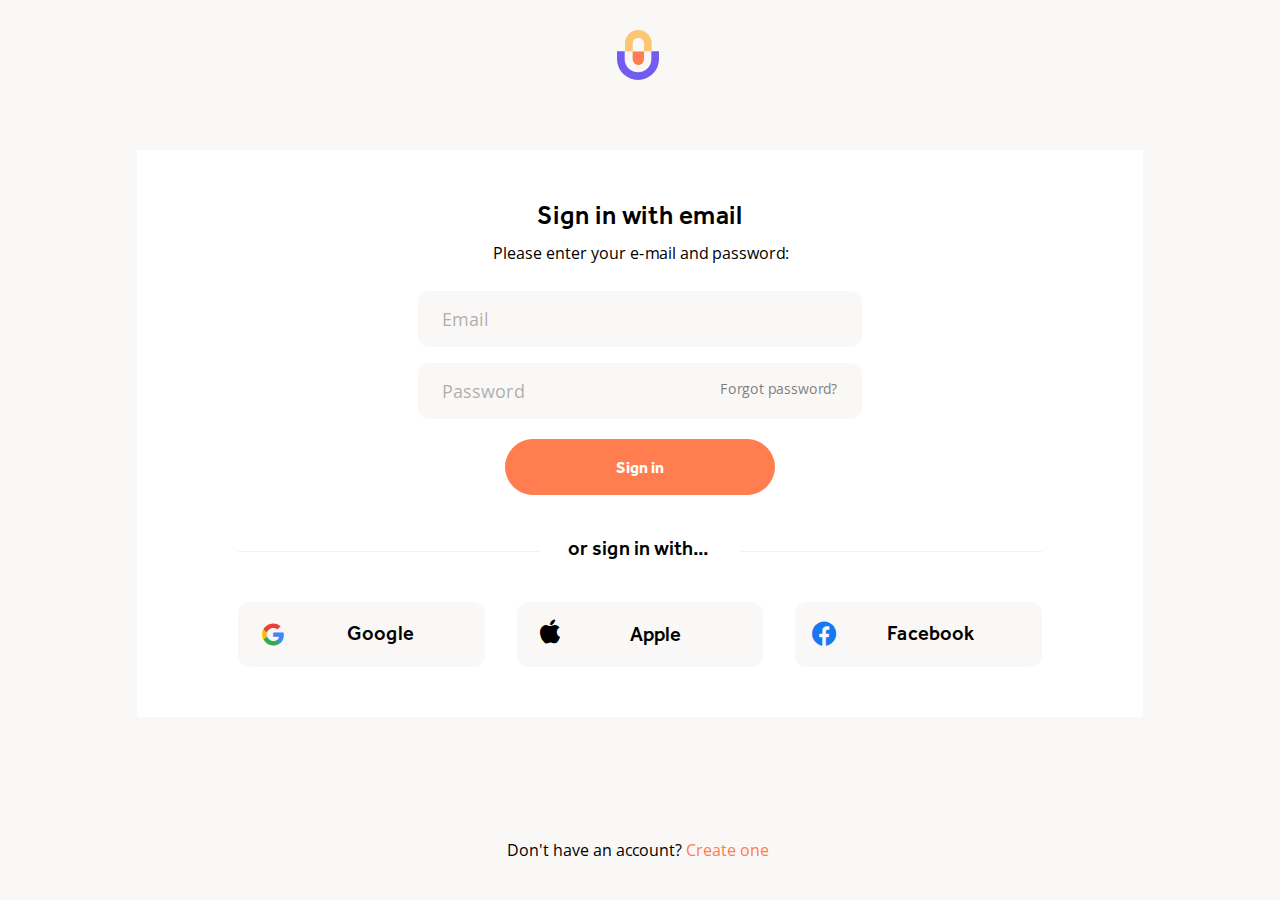
<file: sign-in.html>
<!DOCTYPE html>
<html lang="en">

<head>
	<meta charset="UTF-8">
	<meta http-equiv="X-UA-Compatible" content="IE=edge">
	<meta name="viewport" content="width=device-width, initial-scale=1.0">
	<meta name="format-detection" content="telephone=no">
	<link rel="stylesheet" href="./css/sign-in.min.css">
	<link rel="shortcut icon" href="img/icons/favicon-l.png">
	<title>Sign-in</title>
</head>

<body class="sign-in">
	<div class="wrapper">
		<header class="account-header">
	<div class="account-header__container">
		<i class="ic-arrow-back"></i>
		<a href="profile.html" class="account-header__link top-title">Account</a>
		<a href="index.html"><i class="ic-logo"><span class="path1"></span><span class="path2"></span><span
					class="path3"></span></i></a>
	</div>
</header>
		<main class="sign-in">
			<section class="hero">
				<div class="hero__container">
					<div class="hero__body">

						<h2 class="hero__title">Sign in with email</h2>
						<p class="hero__text">Please enter your e-mail and password:</p>
						<form action="#" class="hero__form">
							<p>
								<input type="text" class="hero__email" placeholder="Email">
							</p>
							<p>
								<input type="password" class="hero__email" placeholder="Password">
								<a class="hero__pass" href="#">Forgot password?</a>
							</p>
							<button class="btn">Sign in</button>
							<div class="hero__decor">
								<span></span>
								<a class="hero__link" href="#">or sign in with...</a>
								<span></span>
							</div>
						</form>
						<div class="icons-row">
	<div class="icons-row__item">
		<div class="icons-row__logo">
			<i class="ic-google"><span class="path1"></span><span class="path2"></span><span class="path3"></span><span
					class="path4"></span></i>
		</div>
		<p class="icons-row__name">Google</p>
	</div>
	<div class="icons-row__item">
		<div class="icons-row__logo"><i class="ic-apple"></i></div>
		<p class="icons-row__name">Apple</p>
	</div>
	<div class="icons-row__item">
		<div class="icons-row__logo"><i class="ic-facebook"></i></div>
		<p class="icons-row__name">Facebook</p>
	</div>
</div>
					</div>
				</div>
			</section>
		</main>
		<footer class="account-footer">
	<div class="account-footer__container">
		<div class="account-footer__decor"></div>
		<div class="account-footer__content">
			<p class="account-footer__text">Don't have an account?</p>
			<a class='link-text' href="sign-up.html">Create one</a>
		</div>
	</div>
</footer>
	</div>
	<script src="js/script.min.js"></script>
</body>

</html>
</file>
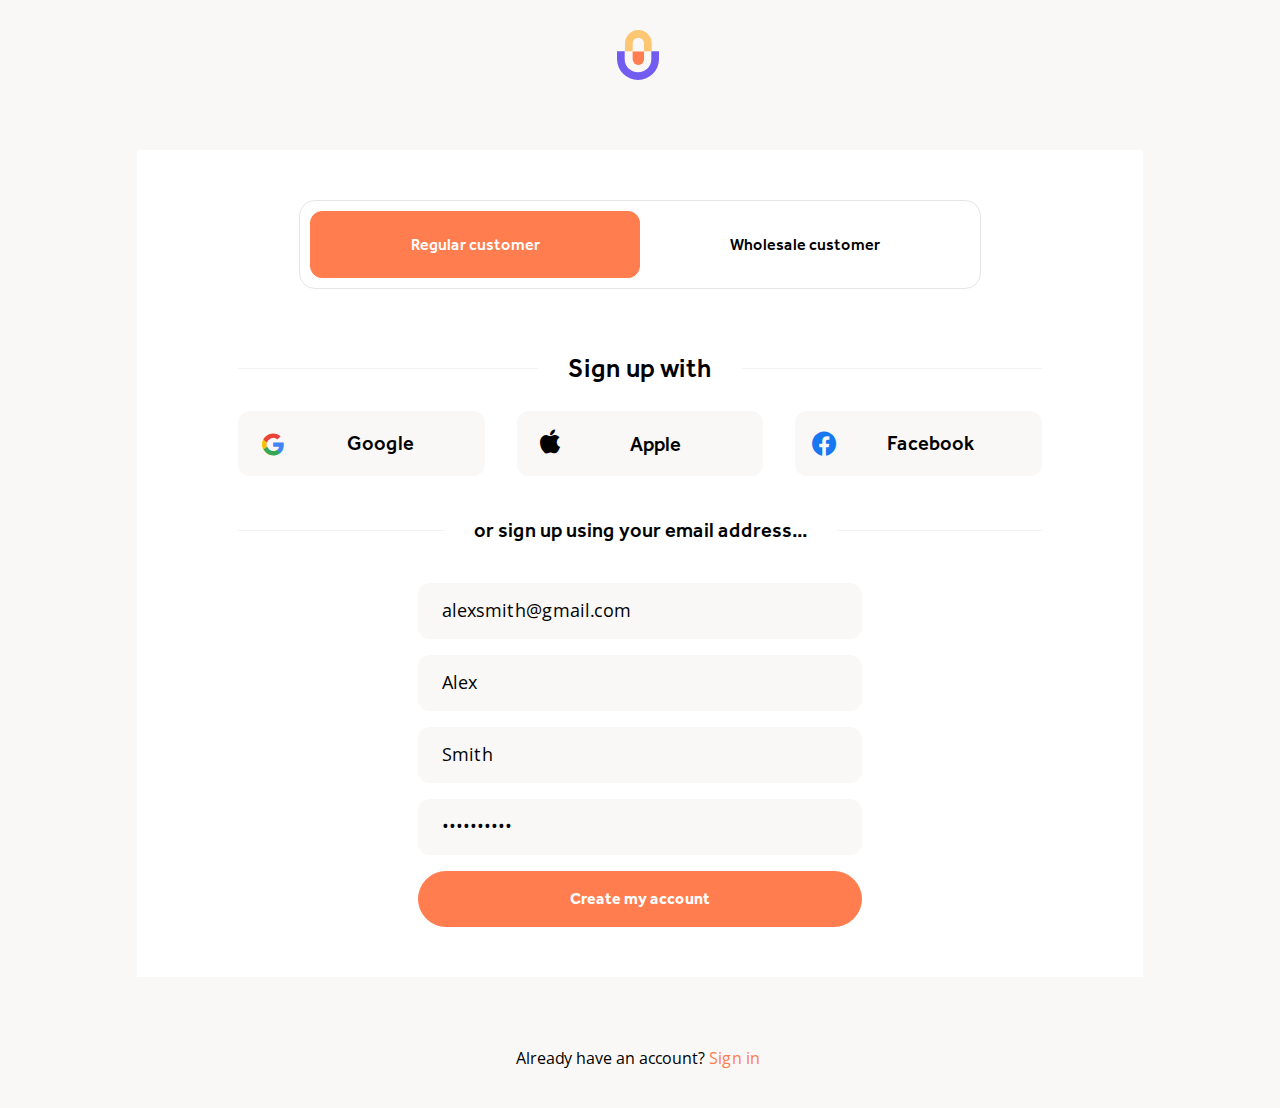
<file: sign-up.html>
<!DOCTYPE html>
<html lang="en">

<head>
	<meta charset="UTF-8">
	<meta http-equiv="X-UA-Compatible" content="IE=edge">
	<meta name="viewport" content="width=device-width, initial-scale=1.0">
	<meta name="format-detection" content="telephone=no">
	<link rel="stylesheet" href="./css/sign-up.min.css">
	<link rel="shortcut icon" href="img/icons/favicon-l.png">
	<title>Sign-up</title>
</head>

<body class="sign-up">
	<div class="wrapper">
		<header class="account-header">
	<div class="account-header__container">
		<i class="ic-arrow-back"></i>
		<a href="profile.html" class="account-header__link top-title">Account</a>
		<a href="index.html"><i class="ic-logo"><span class="path1"></span><span class="path2"></span><span
					class="path3"></span></i></a>
	</div>
</header>
		<main class="sign-up">
			<section class="hero">
				<div class="hero__container">
					<div class="hero__body">
						<h2 class="hero__wholesale-title">Wholesale purchase permission</h2>
						<p class="hero__wholesale-text">Please attach file to continue </p>
						<div class="top-buttons">
	<button class="btn left-btn">Regular customer</button>
	<button class="btn right-btn disabled">Wholesale customer</button>
</div>
						<div class="hero__decor first">
							<span></span>
							<a class="hero__link" href="#">Sign up with</a>
							<span></span>
						</div>
						<div class="icons-row">
	<div class="icons-row__item">
		<div class="icons-row__logo">
			<i class="ic-google"><span class="path1"></span><span class="path2"></span><span class="path3"></span><span
					class="path4"></span></i>
		</div>
		<p class="icons-row__name">Google</p>
	</div>
	<div class="icons-row__item">
		<div class="icons-row__logo"><i class="ic-apple"></i></div>
		<p class="icons-row__name">Apple</p>
	</div>
	<div class="icons-row__item">
		<div class="icons-row__logo"><i class="ic-facebook"></i></div>
		<p class="icons-row__name">Facebook</p>
	</div>
</div>
						<div class="hero__decor last">
							<span></span>
							<a class="hero__link" href="#">or sign up using your email address...</a>
							<span></span>
						</div>
						<form action="#" class="sign-up-form">
	<p><input placeholder="Email" type="text" value="alexsmith@gmail.com"></p>
	<p><input placeholder="First Name" type="text" value="Alex"></p>
	<p><input placeholder="Last Name" type="text" value="Smith"></p>
	<p><input placeholder="Password" type="password" value="••••••••••"></p>
	<p class="wholesale-input disabled"><input placeholder="Permission" type="text"
			value="123qwer.pdf"><button class="btn">Upload</button>
	</p>
	<h6 class="wholesale-heading disabled">Please attach wholesale purchase permission</h6>
	<button class="btn last-button">Create my account</button>
</form>
					</div>
				</div>
			</section>
		</main>
		<footer class="account-footer">
	<div class="account-footer__container">
		<div class="account-footer__decor"></div>
		<div class="account-footer__content">
			<p class="account-footer__text">Already have an account?</p>
			<a class='link-text' href="sign-in.html">Sign in</a>
		</div>
	</div>
</footer>
	</div>
	<script src="js/script.min.js"></script>
</body>

</html>
</file>
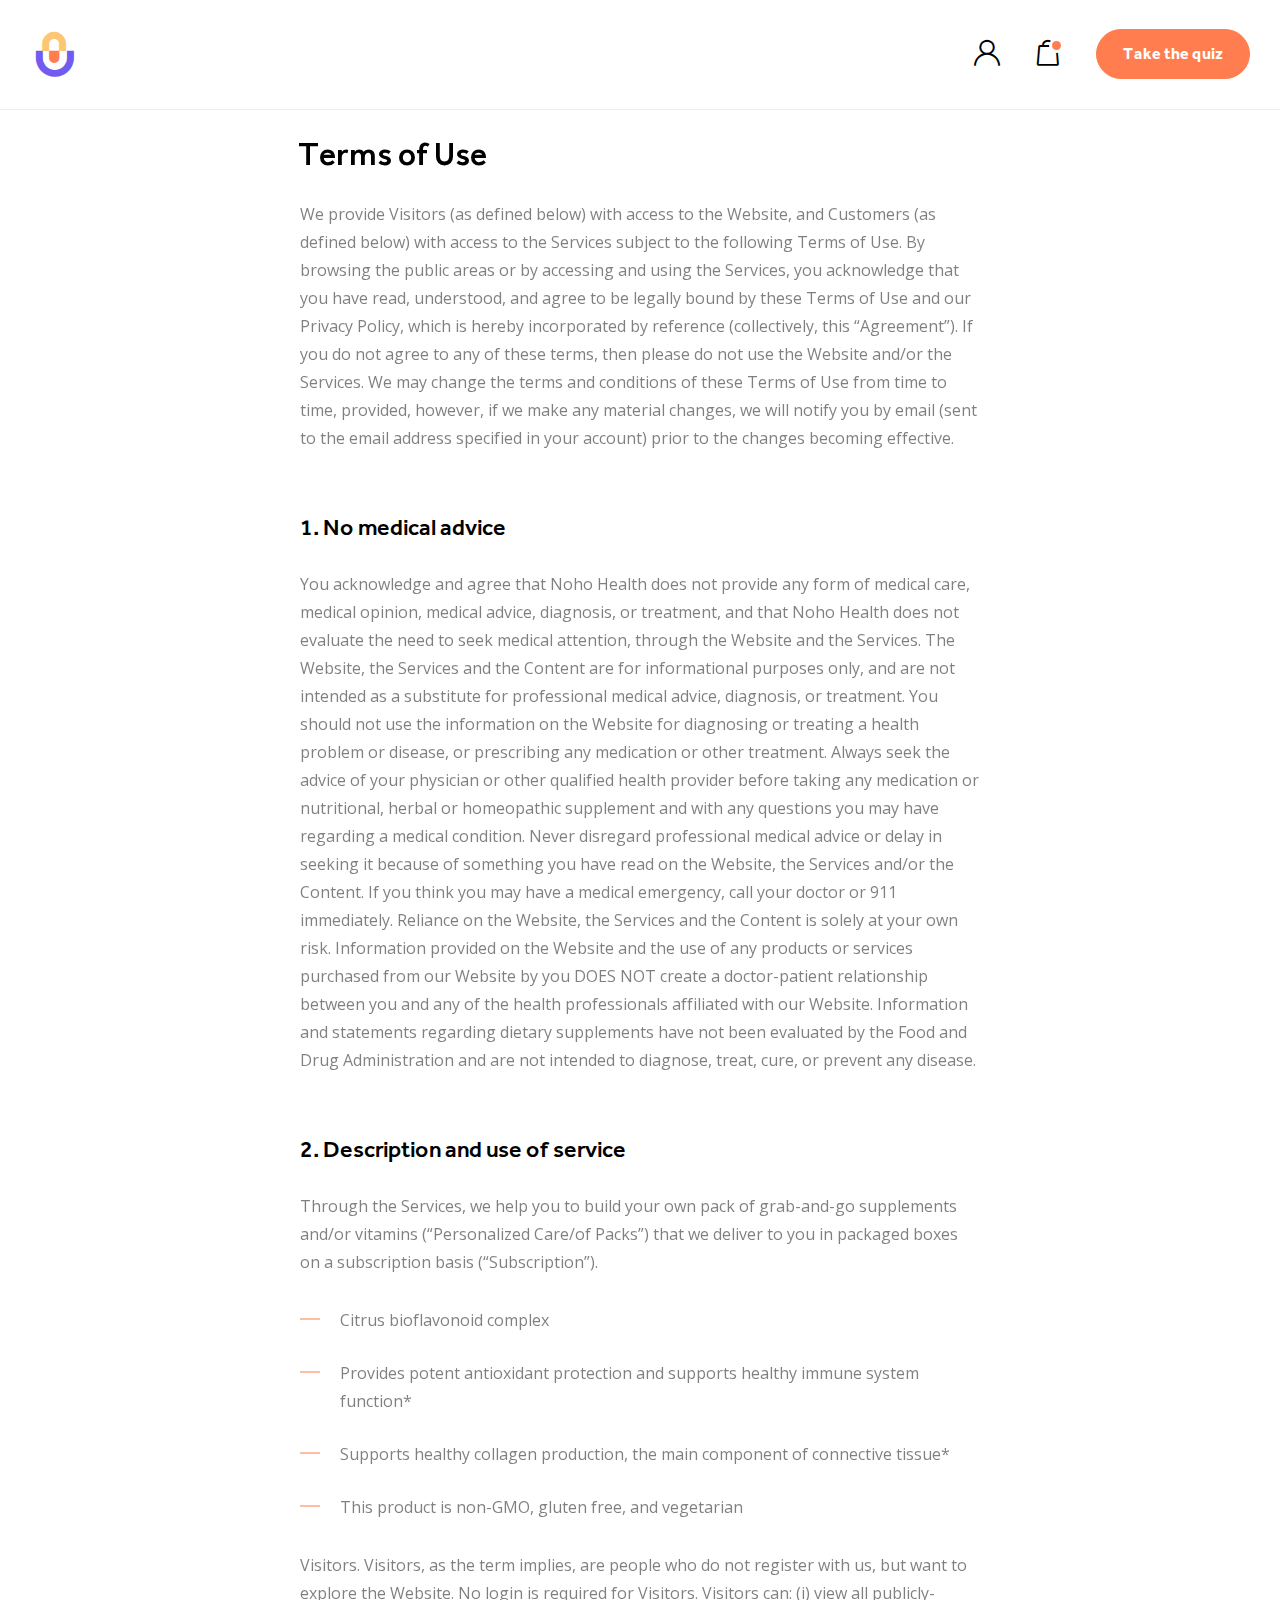
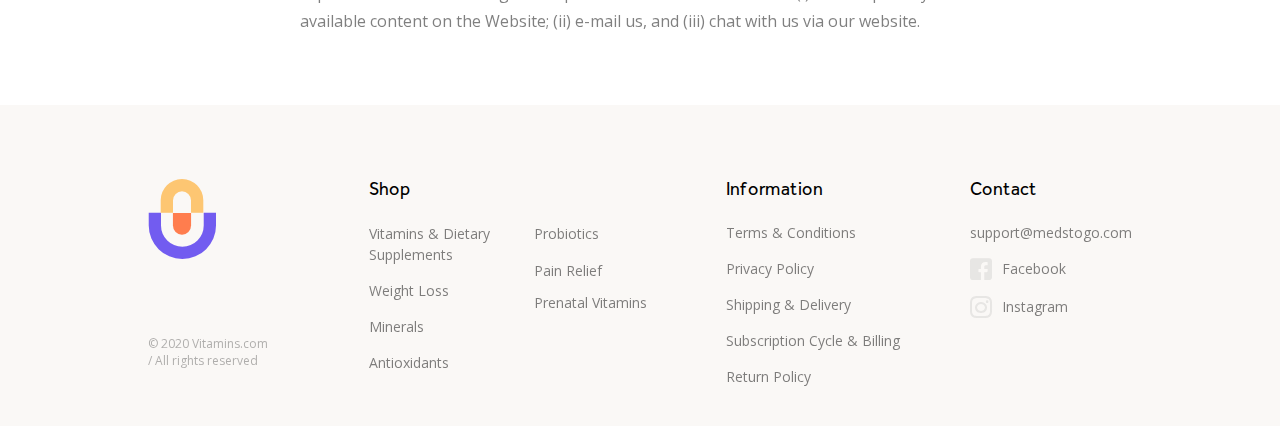
<file: subscriptions.html>
<!DOCTYPE html>
<html lang="en">

<head>
	<meta charset="UTF-8">
	<meta http-equiv="X-UA-Compatible" content="IE=edge">
	<meta name="viewport" content="width=device-width, initial-scale=1.0">
	<meta name="format-detection" content="telephone=no">
	<link rel="stylesheet" href="./css/subscriptions.min.css">
	<link rel="shortcut icon" href="img/icons/favicon-l.png">
	<title>Subscriptions</title>
</head>

<body class="subscriptions">
	<div class="wrapper">
		<header class="header active-cart">
	<div class="header__container">
		<div class="header__body">
			<div class="header__burger burger">
				<div class="burger__wrapper">
					<span></span>
				</div>
			</div>
			<a class="header__logo" href="index.html"><i class="ic-logo"><span
						class="path1"></span><span class="path2"></span><span
						class="path3"></span></i></a>
			<ul class="header__action header-action">
				<li class="header-action__item">
					<a id="menu-profile" href="profile.html">
						<i class="ic-profile"></i>
					</a>
				</li>
				<li id="cart-circle" class="header-action__item">
					<i class="ic-cart"></i>
				</li>
				<li class="header-action__item"><button class="btn">Take the quiz</button>
				</li>
			</ul>
			<div class="header__aside header-aside header-aside_1">
				<div class="header-aside__body">
					<nav class="header-aside__menu first-menu menu">
						<ul class="first-menu__list menu__list">
							<li id="menu-shop">
								<p class="menu__title">Shop</p>
								<i class="ic-arrow-next"></i>
							</li>
							<li id="menu-information">
								<p class="menu__title">Information</p>
								<i class="ic-arrow-next"></i>
							</li>
							<li id="menu-quiz">
								<p class="menu__title">Take the quiz</p>
							</li>
						</ul>
					</nav>
					<div class="header-aside__content header-aside-content">
						<a href="mailto:support@medstogo.com"
							class="header-aside-content__text">support@medstogo.com</a>
						<h5 class="header-aside-content__copy">© 2020 Vitamins.com / All rights reserved
						</h5>
					</div>
				</div>
			</div>
			<div class="header__aside header-aside header-aside_2">
				<div class="header-aside__body">
					<div class="header-aside__top">
						<i class="ic-arrow-back"></i>
						<a href="catalog.html" class="header-aside__link">Shop</a>
					</div>
					<nav class="header-aside__menu second-menu menu">
						<ul class="second-menu__list menu__list">
							<li class="menu__title">
								<a href="catalog.html">All categories</a>
							</li>
							<li class="menu__title">
								<a href="catalog.html">Vitamins & Dietary Supplements</a>
							</li>
							<li class="menu__title">
								<a href="catalog.html">Weight Loss</a>
							</li>
							<li class="menu__title">
								<a href="catalog.html">Minerals</a>
							</li>
							<li class="menu__title">
								<a href="catalog.html">Antioxidants</a>
							</li>
							<li class="menu__title">
								<a href="catalog.html">Probiotics</a>
							</li>
							<li class="menu__title">
								<a href="catalog.html">Pain Relief</a>
							</li>
							<li class="menu__title">
								<a href="catalog.html">Prenatal Vitamins</a>
							</li>
							<li class="menu__title">
								<a href="catalog.html">Sale%</a>
							</li>
						</ul>
					</nav>
					<div class="header-aside__content header-aside-content">
						<h5 class="header-aside-content__subtitle">Don’t know what vitamins your body
							needs?</h5>
						<p class="header-aside-content__text">
							Answer a few simple questions and automatically
							get a personalazed list of vitamins in minutes
						</p>
						<button class="btn">Take the quiz</button>
					</div>
				</div>
			</div>
			<div class="header__aside header-aside header-aside_3">
				<div class="header-aside__body">
					<div class="header-aside__top">
						<i class="ic-arrow-back"></i>
						<a href="subscriptions.html" class="header-aside__link">Information</a>
					</div>
					<nav class="header-aside__menu third-menu menu">
						<ul class="third-menu__list menu__list">
							<li class="menu__title">
								<a href="subscriptions.html">Subscription Cycle & Billing</a>
							</li>
							<li class="menu__title">
								<a href="subscriptions.html">Terms & Conditions</a>
							</li>
							<li class="menu__title">
								<a href="subscriptions.html">Privacy Policy</a>
							</li>
							<li class="menu__title">
								<a href="subscriptions.html">Shipping & Delivery</a>
							</li>
							<li class="menu__title">
								<a href="subscriptions.html">Return Policy</a>
							</li>
						</ul>
					</nav>
				</div>
			</div>
			<div class="header__aside header-aside header-aside_4">
				<div class="header-aside__body">
					<div class="header-aside__top">
						<i class="ic-arrow-back"></i>
						<a href="profile.html" class="header-aside__link">Profile</a>
					</div>
					<nav class="header-aside__menu second-menu menu">
						<ul class="second-menu__list menu__list">
							<li class="menu__title">
								<a href="profile.html">Subscriptions</a>
							</li>
							<li class="menu__title">
								<a href="profile.html">Orders</a>
							</li>
							<li class="menu__title">
								<a href="profile.html">Account Overview</a>
							</li>
							<li class="menu__title">
								<a href="profile.html">Payment methods</a>
							</li>
							<li class="menu__title">
								<a href="profile.html">Change Password</a>
							</li>
							<li class="menu__title">
								<a href="profile.html">Sign Out</a>
							</li>
						</ul>
					</nav>
				</div>
			</div>
		</div>
	</div>
</header>
		<main class="subscriptions">
			<section class="quiz">
	<div class="quiz__body">
		<div class="quiz__content">
			<div class="quiz__header">
				<a class="quiz__logo" href="index.html"><i class="ic-logo"><span
							class="path1"></span><span class="path2"></span><span
							class="path3"></span></i></a>
				<p class="quiz__pages">1/9</p>
			</div>
			<div class="quiz__steps">
				<div class="quiz__step quiz__step_1">
					<div class="quiz__left">
						<h3 class="quiz__title">What’s your first name?</h3>
					</div>
					<div class="quiz__right">
						<p class="decor-circle decor-circle_r"></p>
						<svg width="406" height="307" viewBox="0 0 406 307" fill="none"
							xmlns="http://www.w3.org/2000/svg">
							<path d="M377 1.1993e-05C377 85.0519 307.996 154 222.875 154L183 154"
								stroke="#FFCA78" stroke-width="58" />
							<path d="M29 307C29 222.5 97.9481 154 183 154" stroke="#FFCA78"
								stroke-width="58" />
						</svg>
						<div>
							<p><label for="q-inp1">First Name</label></p>
							<div class="quiz__line">
								<div>
									<input type="text" id="q-inp1" value="Alex" />
								</div>
								<div class="quiz__circle">
									<i class="ic-arrow-next"></i>
								</div>
							</div>
						</div>
					</div>
				</div>
				<div class="quiz__step quiz__step_2">
					<div class="quiz__left">
						<h3 class="quiz__title">Do you smoke?</h3>
					</div>
					<div class="quiz__right">
						<p class="decor-circle decor-circle_o"></p>
						<svg width="160" height="160" viewBox="0 0 160 160" fill="none"
							xmlns="http://www.w3.org/2000/svg">
							<path d="M131 2.75517e-05C131 72.3493 72.3493 131 -2.55994e-05 131"
								stroke="#F6906E" stroke-width="58" />
						</svg>
						<div class="quiz__question quiz__question_column">
							<p>Yes</p>
							<p>No</p>
						</div>
					</div>
				</div>
				<div class="quiz__step quiz__step_3">
					<div class="quiz__left">
						<h3 class="quiz__title">What is your eating habits?</h3>
					</div>
					<div class="quiz__right">
						<p class="decor-circle decor-circle_r"></p>
						<svg width="210" height="264" viewBox="0 0 210 264" fill="none"
							xmlns="http://www.w3.org/2000/svg">
							<path
								d="M3.0146e-05 29C99.9636 29 181 109.589 181 209C181 308.411 99.9635 389 -1.3262e-06 389"
								stroke="#FFCA78" stroke-width="58" />
						</svg>
						<div class="quiz__question quiz__question_row">
							<p>Vegan diet</p>
							<p>Vegetarian diet</p>
							<p class="padding30">
								My diet is generally healthy and includes animal
								protein, fish and veggies
							</p>
							<p>My diet includes fast food and soft drinks</p>
						</div>
					</div>
				</div>
				<div class="quiz__step quiz__step_4">
					<div class="quiz__left">
						<h3 class="quiz__title">
							How frequently do you consume alcoholic beverages?
						</h3>
					</div>
					<div class="quiz__right">
						<p class="decor-circle decor-circle_o"></p>
						<svg width="210" height="275" viewBox="0 0 210 275" fill="none"
							xmlns="http://www.w3.org/2000/svg">
							<path
								d="M210 246C110.037 246 29 165.411 29 66C29 -33.4113 110.036 -114 210 -114"
								stroke="#F6906E" stroke-width="58" />
						</svg>
						<div class="quiz__question quiz__question_row">
							<p>≤ 3 times per week</p>
							<p>4 - 7 times per week</p>
							<p>7+ times per week</p>
						</div>
					</div>
				</div>
				<div class="quiz__step quiz__step_5">
					<div class="quiz__left">
						<h3 class="quiz__title">
							How frequently do you have cold/flu symptoms?
						</h3>
					</div>
					<div class="quiz__right">
						<p class="decor-circle decor-circle_r"></p>
						<svg width="200" height="200" viewBox="0 0 200 200" fill="none"
							xmlns="http://www.w3.org/2000/svg">
							<path d="M171 1.36275e-05C171 94.4407 94.4407 171 -1.85116e-05 171"
								stroke="#FFCA78" stroke-width="58" />
						</svg>
						<div class="quiz__question quiz__question_row">
							<p>≤ 2 per year</p>
							<p>3 - 5 times per year</p>
							<p>5+ times per week</p>
						</div>
					</div>
				</div>
				<div class="quiz__step quiz__step_6">
					<div class="quiz__left">
						<h3 class="quiz__title">Describe your stress level</h3>
					</div>
					<div class="quiz__right">
						<p class="decor-circle decor-circle_o"></p>
						<svg width="160" height="160" viewBox="0 0 160 160" fill="none"
							xmlns="http://www.w3.org/2000/svg">
							<path d="M160 131C87.6507 131 29 72.3493 29 -2.55994e-05" stroke="#F6906E"
								stroke-width="58" />
						</svg>
						<div class="quiz__question quiz__question_row">
							<p>I feel calm and relaxed most of the time</p>
							<p>I get nerevous from time to time</p>
							<p>I’m under a lot of stress most of the time</p>
						</div>
					</div>
				</div>
				<div class="quiz__step quiz__step_7">
					<div class="quiz__left">
						<h3 class="quiz__title">
							Have you ever been diagnosted with high blood glucose
							level?
						</h3>
					</div>
					<div class="quiz__right">
						<p class="decor-circle decor-circle_r"></p>
						<svg width="212" height="210" viewBox="0 0 212 210" fill="none"
							xmlns="http://www.w3.org/2000/svg">
							<path
								d="M389 -1.70623e-05C389 99.9635 308.411 181 209 181C109.589 181 29 99.9635 29 -1.3262e-06"
								stroke="#FFCA78" stroke-width="58" />
						</svg>
						<div class="quiz__question quiz__question_column">
							<p>Yes</p>
							<p>No</p>
						</div>
					</div>
				</div>
				<div class="quiz__step quiz__step_8">
					<div class="quiz__left">
						<h3 class="quiz__title">Tell us what you want to focus on</h3>
					</div>
					<div class="quiz__right">
						<p class="decor-circle decor-circle_o"></p>
						<svg width="171" height="171" viewBox="0 0 171 171" fill="none"
							xmlns="http://www.w3.org/2000/svg">
							<path d="M142 9.8533e-06C142 78.4244 78.4244 142 -1.79237e-05 142"
								stroke="#F6906E" stroke-width="58" />
						</svg>
						<div class="quiz__question quiz__question_grid">
							<div>
								<p>Weight managment</p>
							</div>
							<div>
								<p>Stress relief</p>
							</div>
							<div>
								<p>Immune boost</p>
							</div>
							<div>
								<p>Need to solve a sprcific problem</p>
							</div>
							<div>
								<p>I need a bassic kit for a daily intake</p>
							</div>
							<div>
								<p>All in one</p>
							</div>
						</div>
					</div>
				</div>
				<div class="quiz__step quiz__step_9">
					<div class="quiz__left">
						<h3 class="quiz__title">What’s your email address?</h3>
					</div>
					<div class="quiz__right">
						<p class="decor-circle decor-circle_r"></p>
						<svg width="406" height="307" viewBox="0 0 406 307" fill="none"
							xmlns="http://www.w3.org/2000/svg">
							<path d="M377 1.1993e-05C377 85.0519 307.996 154 222.875 154L183 154"
								stroke="#FFCA78" stroke-width="58" />
							<path d="M29 307C29 222.5 97.9481 154 183 154" stroke="#FFCA78"
								stroke-width="58" />
						</svg>
						<div>
							<p><label for="quiz-email">Email</label></p>
							<div class="quiz__line">
								<div><input id="quiz-email" type="text" value="Alex" /></div>
								<div class="quiz__circle">
									<i class="ic-arrow-next"></i>
								</div>
							</div>
						</div>
					</div>
				</div>
			</div>
			<div class="quiz__footer">
				<div>
					<i class="ic-arrow-back"></i>
					<p class="quiz__back">Back</p>
				</div>
			</div>
		</div>
	</div>
</section>
			<div class="cart">
	<div class="cart__wrapper">
		<div class="cart__body">
			<div class="cart__top">
				<div class="cart__title">Cart</div>
				<div class="cart__close-icon">
					<div class="icon-wrapper"><span></span></div>
				</div>
			</div>
			<div class="cart__fix">
				<div class="cart__items">
					<!-- 'modify': 'empty', -->
					<div class="cart-item ">
	<div class="cart-item__left cart-item__left_pink">
		<div class='cart-item__image image hv '>
			<picture>
				<source type='image/webp' srcset='img/gallery/23.webp'>
				<img src='img/gallery/23.png' alt='product image'>
			</picture>
		</div>
	</div>
	<div class="cart-item__body item-body">
		<div class="item-body__top">
			<h4 class="item-body__title">Ortho Molecular Products CereVive Capsules</h4>
			<div class="item-body__close-icon">
				<div class="item-body__icon-wrapper"><span></span></div>
			</div>
		</div>
		<div class="item-body__center">
			<div class="item-body__buttons">
				<span></span>
				<p class="item-body__num">1</p>
				<span></span>
			</div>
			<div class="item-body__price item-body__price_discount">
				<p class="item-body__summ item-body__summ_full-price">$125.00</p>
				<p class="item-body__summ item-body__summ_discount-price">$84.00</p>
			</div>
		</div>
		<div class="item-body__bottom">
			<div class="item-body__content">
				<div class="item-body__ok-icon">
					<svg width="12" height="9" viewBox="0 0 12 9" fill="none"
						xmlns="http://www.w3.org/2000/svg">
						<path d="M1.5 4L4.5 7L10.5 1" stroke="white" stroke-width="2" />
					</svg>
				</div>
				<p class="item-body__text">Deliver every</p>
				<p class="item-body__text item-body__text_b"><span>30</span><i
						class="ic-arrow-down"></i></p>
				<p class="item-body__text">days</p>
			</div>
		</div>
	</div>
</div>
					<div class="cart-item ">
	<div class="cart-item__left cart-item__left_purple">
		<div class='cart-item__image image hv '>
			<picture>
				<source type='image/webp' srcset='img/gallery/02.webp'>
				<img src='img/gallery/02.png' alt='product image'>
			</picture>
		</div>
	</div>
	<div class="cart-item__body item-body">
		<div class="item-body__top">
			<h4 class="item-body__title">Standard Process Thymus PMG 90 Tablets</h4>
			<div class="item-body__close-icon">
				<div class="item-body__icon-wrapper"><span></span></div>
			</div>
		</div>
		<div class="item-body__center">
			<div class="item-body__buttons">
				<span></span>
				<p class="item-body__num">1</p>
				<span></span>
			</div>
			<div class="item-body__price ">
				<p class="item-body__summ item-body__summ_full-price">$84.00</p>
				<p class="item-body__summ item-body__summ_discount-price">@@discountPrice</p>
			</div>
		</div>
		<div class="item-body__bottom">
			<div class="item-body__content">
				<div class="item-body__ok-icon">
					<svg width="12" height="9" viewBox="0 0 12 9" fill="none"
						xmlns="http://www.w3.org/2000/svg">
						<path d="M1.5 4L4.5 7L10.5 1" stroke="white" stroke-width="2" />
					</svg>
				</div>
				<p class="item-body__text">Deliver every</p>
				<p class="item-body__text item-body__text_b"><span>30</span><i
						class="ic-arrow-down"></i></p>
				<p class="item-body__text">days</p>
			</div>
		</div>
	</div>
</div>
					<div class="cart-item ">
	<div class="cart-item__left cart-item__left_pink">
		<div class='cart-item__image image hv '>
			<picture>
				<source type='image/webp' srcset='img/gallery/23.webp'>
				<img src='img/gallery/23.png' alt='product image'>
			</picture>
		</div>
	</div>
	<div class="cart-item__body item-body">
		<div class="item-body__top">
			<h4 class="item-body__title">Ortho Molecular Products CereVive Capsules</h4>
			<div class="item-body__close-icon">
				<div class="item-body__icon-wrapper"><span></span></div>
			</div>
		</div>
		<div class="item-body__center">
			<div class="item-body__buttons">
				<span></span>
				<p class="item-body__num">1</p>
				<span></span>
			</div>
			<div class="item-body__price item-body__price_discount">
				<p class="item-body__summ item-body__summ_full-price">$125.00</p>
				<p class="item-body__summ item-body__summ_discount-price">$84.00</p>
			</div>
		</div>
		<div class="item-body__bottom">
			<div class="item-body__content">
				<div class="item-body__ok-icon">
					<svg width="12" height="9" viewBox="0 0 12 9" fill="none"
						xmlns="http://www.w3.org/2000/svg">
						<path d="M1.5 4L4.5 7L10.5 1" stroke="white" stroke-width="2" />
					</svg>
				</div>
				<p class="item-body__text">Deliver every</p>
				<p class="item-body__text item-body__text_b"><span>30</span><i
						class="ic-arrow-down"></i></p>
				<p class="item-body__text">days</p>
			</div>
		</div>
	</div>
</div>
					<div class="cart-item ">
	<div class="cart-item__left cart-item__left_purple">
		<div class='cart-item__image image hv '>
			<picture>
				<source type='image/webp' srcset='img/gallery/21.webp'>
				<img src='img/gallery/21.png' alt='product image'>
			</picture>
		</div>
	</div>
	<div class="cart-item__body item-body">
		<div class="item-body__top">
			<h4 class="item-body__title">Ortho Molecular Products CereVive Capsules</h4>
			<div class="item-body__close-icon">
				<div class="item-body__icon-wrapper"><span></span></div>
			</div>
		</div>
		<div class="item-body__center">
			<div class="item-body__buttons">
				<span></span>
				<p class="item-body__num">1</p>
				<span></span>
			</div>
			<div class="item-body__price item-body__price_discount">
				<p class="item-body__summ item-body__summ_full-price">$125.00</p>
				<p class="item-body__summ item-body__summ_discount-price">$84.00</p>
			</div>
		</div>
		<div class="item-body__bottom">
			<div class="item-body__content">
				<div class="item-body__ok-icon">
					<svg width="12" height="9" viewBox="0 0 12 9" fill="none"
						xmlns="http://www.w3.org/2000/svg">
						<path d="M1.5 4L4.5 7L10.5 1" stroke="white" stroke-width="2" />
					</svg>
				</div>
				<p class="item-body__text">Deliver every</p>
				<p class="item-body__text item-body__text_b"><span>30</span><i
						class="ic-arrow-down"></i></p>
				<p class="item-body__text">days</p>
			</div>
		</div>
	</div>
</div>
					<div class="cart-item ">
	<div class="cart-item__left cart-item__left_pink">
		<div class='cart-item__image image hv '>
			<picture>
				<source type='image/webp' srcset='img/gallery/22.webp'>
				<img src='img/gallery/22.png' alt='product image'>
			</picture>
		</div>
	</div>
	<div class="cart-item__body item-body">
		<div class="item-body__top">
			<h4 class="item-body__title">Ortho Molecular Products CereVive Capsules</h4>
			<div class="item-body__close-icon">
				<div class="item-body__icon-wrapper"><span></span></div>
			</div>
		</div>
		<div class="item-body__center">
			<div class="item-body__buttons">
				<span></span>
				<p class="item-body__num">1</p>
				<span></span>
			</div>
			<div class="item-body__price item-body__price_discount">
				<p class="item-body__summ item-body__summ_full-price">$125.00</p>
				<p class="item-body__summ item-body__summ_discount-price">$84.00</p>
			</div>
		</div>
		<div class="item-body__bottom">
			<div class="item-body__content">
				<div class="item-body__ok-icon">
					<svg width="12" height="9" viewBox="0 0 12 9" fill="none"
						xmlns="http://www.w3.org/2000/svg">
						<path d="M1.5 4L4.5 7L10.5 1" stroke="white" stroke-width="2" />
					</svg>
				</div>
				<p class="item-body__text">Deliver every</p>
				<p class="item-body__text item-body__text_b"><span>30</span><i
						class="ic-arrow-down"></i></p>
				<p class="item-body__text">days</p>
			</div>
		</div>
	</div>
</div>
					<!-- 'disabled': 'disabled' -->
				</div>
			</div>
			<div class="cart__empty">
				<p class="cart__empty-text">Your cart is empty</p>
				<svg width="200" height="238" viewBox="0 0 200 238" fill="none"
					xmlns="http://www.w3.org/2000/svg">
					<path
						d="M100 36.5031C85.1095 36.5031 72.9927 48.6221 72.9927 63.5153V100.748H36.4963V63.5153C36.4963 28.4724 64.9635 0 100 0C135.036 0 163.504 28.4724 163.504 63.5153V100.748H127.007V63.5153C127.007 48.6221 114.891 36.5031 100 36.5031Z"
						fill="#FAF8F6" />
					<path
						d="M127.007 100.748H72.9927V137.982C72.9927 152.875 85.1095 164.994 100 164.994C114.891 164.994 127.007 152.875 127.007 137.982V100.748Z"
						fill="#FAF8F6" />
					<path
						d="M163.504 100.748H200V137.982C200 193.174 155.182 238 100 238C44.8175 238 0 193.174 0 137.982V100.748H36.4963V137.982C36.4963 173.025 64.9635 201.497 100 201.497C135.036 201.497 163.504 173.025 163.504 137.982V100.748Z"
						fill="#FAF8F6" />
				</svg>

			</div>
			<div class="cart__bottom">
				<div class="cart__bottom__btn btn">
					<p>Check Out</p>
					<span>•</span>
					<p>$156.58</p>
				</div>
				<p class="cart__disabled-text">Minimum order amount is $700</p>

			</div>

		</div>
	</div>

</div>
			<section class="hero">
				<div class="hero__container">
					<h2 class="hero__title">Terms of Use</h2>
					<p class="hero__text">
						We provide Visitors (as defined below) with access to the Website, and Customers
						(as
						defined below) with access to the Services subject to the following Terms of Use.
						By browsing the
						public
						areas or by accessing and using the Services, you acknowledge that you have read,
						understood, and
						agree
						to be legally bound by these Terms of Use and our Privacy Policy, which is hereby
						incorporated by
						reference (collectively, this “Agreement”). If you do not agree to any of these
						terms, then please do
						not
						use the Website and/or the Services. We may change the terms and conditions of
						these Terms of Use from
						time to time, provided, however, if we make any material changes, we will notify
						you by email (sent to
						the email address specified in your account) prior to the changes becoming
						effective.
					</p>
					<h4 class="hero__subtitle">1. No medical advice</h4>
					<p class="hero__text">
						You acknowledge and agree that Noho Health does not provide any form of medical
						care,
						medical opinion, medical advice, diagnosis, or treatment, and that Noho Health
						does not evaluate the
						need
						to seek medical attention, through the Website and the Services. The Website, the
						Services and the
						Content are for informational purposes only, and are not intended as a substitute
						for professional
						medical advice, diagnosis, or treatment. You should not use the information on the
						Website for
						diagnosing
						or treating a health problem or disease, or prescribing any medication or other
						treatment. Always seek
						the advice of your physician or other qualified health provider before taking any
						medication or
						nutritional, herbal or homeopathic supplement and with any questions you may have
						regarding a medical
						condition. Never disregard professional medical advice or delay in seeking it
						because of something you
						have read on the Website, the Services and/or the Content. If you think you may
						have a medical
						emergency,
						call your doctor or 911 immediately. Reliance on the Website, the Services and the
						Content is solely
						at
						your own risk. Information provided on the Website and the use of any products or
						services purchased
						from
						our Website by you DOES NOT create a doctor-patient relationship between you and
						any of the health
						professionals affiliated with our Website. Information and statements regarding
						dietary supplements
						have
						not been evaluated by the Food and Drug Administration and are not intended to
						diagnose, treat, cure,
						or
						prevent any disease.
					</p>
					<h4 class="hero__subtitle">2. Description and use of service</h4>
					<p class="hero__text">
						Through the Services, we help you to build your own pack of grab-and-go
						supplements
						and/or vitamins (“Personalized Care/of Packs”) that we deliver to you in packaged
						boxes on a
						subscription
						basis (“Subscription”).
					</p>
					<ul class="hero__list">
						<li>Citrus bioflavonoid complex</li>
						<li>Provides potent antioxidant protection and supports healthy immune system
							function*</li>
						<li>Supports healthy collagen production, the main component of connective tissue*
						</li>
						<li>This product is non-GMO, gluten free, and vegetarian</li>
					</ul>
					<p class="hero__text">
						Visitors. Visitors, as the term implies, are people who do not register with us,
						but
						want to explore the Website. No login is required for Visitors. Visitors can: (i)
						view all
						publicly-available content on the Website; (ii) e-mail us, and (iii) chat with us
						via our website.
					</p>
				</div>
			</section>
		</main>
		<footer id="footer" class="footer">
	<div class="footer__container">
		<div class="footer__first">
			<a class="footer__logo" href="index.html"><i class="ic-logo"><span
						class="path1"></span><span class="path2"></span><span
						class="path3"></span></i></a>
			<p class="footer__copy footer__copy_desktop">© 2020 Vitamins.com / All rights reserved</p>
		</div>
		<div class="footer__content">
			<div class="footer__menu menu-footer">
				<h4 class="menu-footer__title">Shop</h4>
				<ul class="menu-footer__list menu-footer__list_1">
					<li><a href="catalog.html">Vitamins & Dietary Supplements</a></li>
					<li><a href="catalog.html">Weight Loss</a></li>
					<li><a href="catalog.html">Minerals</a></li>
					<li><a href="catalog.html">Antioxidants</a></li>
					<li><a href="catalog.html">Probiotics</a></li>
					<li><a href="catalog.html">Pain Relief</a></li>
					<li><a href="catalog.html">Prenatal Vitamins</a></li>
				</ul>
			</div>
			<div class="footer__menu menu-footer">
				<h4 class="menu-footer__title">Information</h4>
				<ul class="menu-footer__list menu-footer__list_2">
					<li><a href="subscriptions.html">Subscription Cycle & Billing</a></li>
					<li><a href="subscriptions.html">Terms & Conditions</a></li>
					<li><a href="subscriptions.html">Privacy Policy</a></li>
					<li><a href="subscriptions.html">Shipping & Delivery</a></li>
					<li><a href="subscriptions.html">Return Policy</a></li>
				</ul>
			</div>
			<div class="footer__menu menu-footer">
				<h4 class="menu-footer__title">Contact</h4>
				<ul class="menu-footer__list menu-footer__list_3">
					<li><a href="mailto:support@medstogo.com">support@medstogo.com</a></li>
					<li><a href="#"><i class="ic-facebook-grey"></i>Facebook</a></li>
					<li><a href="#"><i class="ic-instagram-grey"></i>Instagram</a></li>
				</ul>
			</div>
		</div>
		<p class="footer__copy footer__copy_mobile">© 2020 Vitamins.com / All rights reserved</p>
	</div>
</footer>
	</div>
	<script src="js/script.min.js"></script>
</body>

</html>
</file>
<file: css/home.min.css>
@charset "UTF-8";html{scroll-behavior:smooth}a,abbr,acronym,address,applet,article,aside,audio,b,big,blockquote,body,canvas,caption,center,cite,code,dd,del,details,dfn,div,dl,dt,em,embed,fieldset,figcaption,figure,footer,form,h1,h2,h3,h4,h5,h6,header,hgroup,html,i,iframe,img,input,ins,kbd,label,legend,li,mark,menu,nav,object,ol,output,p,pre,q,ruby,s,samp,section,small,span,strike,strong,sub,summary,sup,table,tbody,td,textarea,tfoot,th,thead,time,tr,tt,u,ul,var,video{margin:0;padding:0;border:0;font-size:100%;font:inherit;vertical-align:baseline;box-sizing:border-box}body,html{position:relative;min-height:100%}article,aside,details,figcaption,figure,footer,header,hgroup,menu,nav,section{display:block}ol,ul{list-style:none}blockquote,q{quotes:none}blockquote:after,blockquote:before,q:after,q:before{content:"";content:none}table{border-collapse:collapse;border-spacing:0}a{color:inherit;text-decoration:none}input:focus{outline:0}button{color:inherit;border:none;background-color:transparent;padding:0;font-family:inherit}@font-face{font-family:Effra;font-display:swap;src:url(../fonts/Effra-Bold.woff) format("woff"),url(../fonts/Effra-Bold.woff-2) format("woff-2");font-weight:700;font-style:normal}@font-face{font-family:Effra;font-display:swap;src:url(../fonts/Effra-Medium.woff) format("woff"),url(../fonts/Effra-Medium.woff-2) format("woff-2");font-weight:500;font-style:normal}@font-face{font-family:Effra;font-display:swap;src:url(../fonts/Effra-Regular.woff) format("woff"),url(../fonts/Effra-Regular.woff-2) format("woff-2");font-weight:400;font-style:normal}@font-face{font-family:OpenSans;font-display:swap;src:url(../fonts/OpenSans-Bold.woff) format("woff"),url(../fonts/OpenSans-Bold.woff-2) format("woff-2");font-weight:700;font-style:normal}@font-face{font-family:OpenSans;font-display:swap;src:url(../fonts/OpenSans-SemiBold.woff) format("woff"),url(../fonts/OpenSans-SemiBold.woff-2) format("woff-2");font-weight:600;font-style:normal}@font-face{font-family:OpenSans;font-display:swap;src:url(../fonts/OpenSans-Regular.woff) format("woff"),url(../fonts/OpenSans-Regular.woff-2) format("woff-2");font-weight:400;font-style:normal}@font-face{font-family:icons;src:url(../fonts/icons.eot?me1g9a);src:url(../fonts/icons.eot?me1g9a#iefix) format("embedded-opentype"),url(../fonts/icons.ttf?me1g9a) format("truetype"),url(../fonts/icons.woff?me1g9a) format("woff"),url(../fonts/icons.svg?me1g9a#icons) format("svg");font-weight:400;font-style:normal;font-display:block}i{font-family:icons!important;font-style:normal;font-weight:400;font-variant:normal;text-transform:none;line-height:1;-webkit-font-smoothing:antialiased;-moz-osx-font-smoothing:grayscale}.ic-arrow-next:before{content:"\e900"}.ic-arrow-down:before{content:"\e903"}.ic-arrow-orange-down:before{content:"\e905";color:#ff7d4e}.ic-arrow-up:before{content:"\e906"}.ic-apple:before{content:"\e901"}.ic-arrow-back:before{content:"\e902"}.ic-cart:before{content:"\e9b3"}.ic-facebook:before{content:"\e9b5";color:#1778f2}.ic-facebook-grey:before{content:"\e9b6";color:#d4d3d1}.ic-google .path1:before{content:"\e9b7";color:#4385f6}.ic-google .path2:before{content:"\e9b8";margin-left:-1em;color:#34a855}.ic-google .path3:before{content:"\e9b9";margin-left:-1em;color:#fbbd06}.ic-google .path4:before{content:"\e9ba";margin-left:-1em;color:#ea4235}.ic-instagram-grey:before{content:"\e9bb";color:#d4d3d1}.ic-logo .path1:before{content:"\e9bc";color:#ff7d4e}.ic-logo .path2:before{content:"\e9bd";margin-left:-1em;color:#725cf0}.ic-logo .path3:before{content:"\e9be";margin-left:-1em;color:#fdc672}.ic-profile:before{content:"\e9c0"}.ic-star:before{content:"\e9c1";color:#ffc329}.ic-home_01:before{content:"\e9c2";color:#7e70d8}.ic-home_02:before{content:"\e9c3";color:#ffbe5a}.ic-home_03:before{content:"\e9c4";color:#ff7d4e}.ic-home_04:before{content:"\e9c5";color:#ffbe5a}.ic-home_05 .path1:before{content:"\e9c6";color:#ffbe5a}.ic-home_05 .path2:before{content:"\e9c7";margin-left:-1em;color:#ffbe5a}.ic-home_05 .path3:before{content:"\e9c8";margin-left:-1em;color:#ffbe5a}.ic-home_05 .path4:before{content:"\e9c9";margin-left:-1em;color:#ff7d4e}.ic-home_05 .path5:before{content:"\e9ca";margin-left:-1em;color:#ff7d4e}.ic-home_05 .path6:before{content:"\e9cb";margin-left:-1em;color:#ff7d4e}.ic-home_05 .path7:before{content:"\e9cc";margin-left:-1em;color:#ff7d4e}.ic-home_05 .path8:before{content:"\e9cd";margin-left:-1em;color:#ffbe5a}.ic-home_06:before{content:"\e9ce";color:#ff7d4e}body.lock{overflow:hidden}body{line-height:1;font-family:Effra;font-size:1em}[class*=__container]{width:100%;max-width:none;margin:0 auto;padding-left:20px;padding-right:20px}.wrapper{display:flex;flex-direction:column;justify-content:space-between;min-height:100vh;max-width:100vw;overflow:hidden}main{flex:1 1 auto}.image{overflow:hidden;position:relative;padding-bottom:100%;width:100%}.image img{transition:.3s;position:absolute;top:0;left:0;width:100%;height:100%;-o-object-fit:contain;object-fit:contain}.image.hv:hover img{transform:scale(1.2)}.decor-circle{border-radius:50%;position:absolute}.decor-circle_o{background-color:#ffca78}.decor-circle_r{background-color:#f7906e}.decor-circle_p{background-color:#8172dd}body.catalog .header:after{display:none}body.product .header{padding-top:2px}body.product .header:before{background-color:transparent}body.product .header:after{display:none}body.product .header .ic-cart:before{color:#fff;transition:.3s}body.product .header .burger__wrapper span,body.product .header .burger__wrapper:after,body.product .header .burger__wrapper:before{background-color:#fff}body.product .header .burger.active .burger__wrapper span,body.product .header .burger.active .burger__wrapper:after,body.product .header .burger.active .burger__wrapper:before{background-color:#000}.header .menu__title{font-weight:500;font-size:1.3125em;line-height:1}.header .header-aside-content{padding-top:39px;padding-bottom:39px}.header .header-aside-content__text{font-family:OpenSans;opacity:.5;font-size:.875em;line-height:1.3621428571}.header .header-aside-content__copy{font-family:OpenSans;opacity:.3;font-size:.75em;line-height:1.3616666667}.header .header-aside-content__subtitle{font-size:1.125em;line-height:1.2061111111}.header.active-cart #cart-circle{position:relative}.header.active-cart #cart-circle:after{pointer-events:none;content:"";position:absolute;top:3px;left:3px;width:9px;height:9px;transform:translate(14px,-2px);background:#ff7d4e;border-radius:50%;z-index:1}.header.active-cart #cart-circle:before{pointer-events:none;content:"";position:absolute;top:0;left:0;width:15px;height:15px;transform:translate(14px,-2px);background:#fff;z-index:0;border-radius:50%}.header{position:absolute;top:0;left:0;width:100%;z-index:10}.header:before{content:"";position:absolute;top:0;left:0;width:100%;height:100%;background:#fff;z-index:4}.header:after{content:"";position:absolute;bottom:2px;left:0;width:100%;height:1px;background:rgba(0,0,0,.07);z-index:12}.header__container{overflow:hidden;padding-left:24px;padding-right:23px}.header__body{min-height:70px;display:flex;justify-content:space-between;align-items:center}.header__logo{position:absolute;z-index:5;font-size:40px;top:50%;left:50%;transform:translate(-50%,-50%);transition:.3s}.header__logo:hover{transform:translate(-50%,-50%) scale(1.2)}.header-action{position:relative;z-index:5;display:flex;align-items:center}.header-action__item{cursor:pointer;transition:transform .7s,color .3s}.header-action__item:hover:not(:last-child){transform:scale(1.2)}.header-action__item:not(:last-child){font-size:26px}.header-action__item:not(:last-child):hover{color:#ff7d4e!important}.header-action__item .btn{display:none}.header-action__item:first-child{position:relative;transform:translate(100%,-100px)}.header-action.active .header-action__item:first-child{transform:translate(100%,0)}.header-action.active .header-action__item:first-child:hover{transform:translate(100%,0) scale(1.2)}.header-action.active .header-action__item:nth-child(2){transform:translate(100px,0)}.burger{position:relative;z-index:5;min-height:40px;width:24px;display:flex;align-items:center;transition:.3s;cursor:pointer}.burger:hover{transform:scale(1.2)}.burger:hover .burger__wrapper span,.burger:hover .burger__wrapper:after,.burger:hover .burger__wrapper:before{background-color:#ff7d4e}.burger__wrapper{width:100%;height:18px;position:relative;display:flex;flex-direction:column}.burger__wrapper span,.burger__wrapper:after,.burger__wrapper:before{width:100%;height:2px;background-color:#000;transition:.3s;transform:translate(0,0);position:relative;left:0}.burger__wrapper:before{content:"";-webkit-animation:.7s forwards burgerTopDisabled;animation:.7s forwards burgerTopDisabled}.burger__wrapper:after{content:"";-webkit-animation:.7s forwards burgerBottomDisabled;animation:.7s forwards burgerBottomDisabled}.burger__wrapper span{top:50%;transform:translate(0,-150%);transition:background-color .3s,transform .3s}@-webkit-keyframes burgerTopDisabled{0%{top:50%;transform:translate(0,-50%) rotate(-45deg)}50%{top:50%;transform:translate(0,-50%)}100%{top:0;transform:translate(0,0)}}@keyframes burgerTopDisabled{0%{top:50%;transform:translate(0,-50%) rotate(-45deg)}50%{top:50%;transform:translate(0,-50%)}100%{top:0;transform:translate(0,0)}}@-webkit-keyframes burgerBottomDisabled{0%{top:50%;transform:translate(0,-250%) rotate(45deg)}50%{top:50%;transform:translate(0,-250%)}100%{top:100%;transform:translate(0,-300%)}}@keyframes burgerBottomDisabled{0%{top:50%;transform:translate(0,-250%) rotate(45deg)}50%{top:50%;transform:translate(0,-250%)}100%{top:100%;transform:translate(0,-300%)}}.burger.active .burger__wrapper:before{-webkit-animation:.7s forwards burgerTopActive;animation:.7s forwards burgerTopActive}.burger.active .burger__wrapper span{transform:translate(0,-150%) scale(0);transition:background-color .3s,transform .3s .3s}.burger.active .burger__wrapper:after{-webkit-animation:.7s forwards burgerBottomActive;animation:.7s forwards burgerBottomActive}@-webkit-keyframes burgerTopActive{0%{top:0;transform:translate(0,0)}50%{top:50%;transform:translate(0,-50%)}100%{top:50%;transform:translate(0,-50%) rotate(-45deg)}}@keyframes burgerTopActive{0%{top:0;transform:translate(0,0)}50%{top:50%;transform:translate(0,-50%)}100%{top:50%;transform:translate(0,-50%) rotate(-45deg)}}@-webkit-keyframes burgerBottomActive{0%{top:100%;transform:translate(0,-300%)}50%{top:50%;transform:translate(0,-250%)}100%{top:50%;transform:translate(0,-250%) rotate(45deg)}}@keyframes burgerBottomActive{0%{top:100%;transform:translate(0,-300%)}50%{top:50%;transform:translate(0,-250%)}100%{top:50%;transform:translate(0,-250%) rotate(45deg)}}.header-aside{overflow:auto;min-height:100vh;background-color:#fff;width:100%;max-width:375px;max-width:100vw;position:fixed;top:0;left:-100%;z-index:1;transition:.7s}.header-aside__body{padding-left:6.25%;padding-right:6.25%;position:absolute;width:100%;left:0}.header-aside__top{font-weight:500;font-size:1.25em;line-height:1.206;min-height:70px;display:flex;align-items:center;justify-content:center;position:relative}.header-aside__top i{font-size:20px;position:absolute;top:50%;left:0;transform:translate(5px,-35%)}.header-aside_1 .header-aside__body{top:69px}.header-aside_1 .first-menu__list li{display:flex;justify-content:space-between;align-items:center;position:relative}.header-aside_1 .first-menu__list li:last-child{color:#ff7d4e}.header-aside_1 .first-menu__list p{flex:1 1 auto}.header-aside_1 .first-menu__list i{font-size:16px;position:absolute;top:50%;right:-3px;transform:translate(0,-50%)}.header-aside_1 .header-aside-content__text{display:block;margin-bottom:17px}.header-aside_2{z-index:11}.header-aside_2 .header-aside__body{top:0}.header-aside_2 .second-menu__list li:last-child{color:#d32d2c}.header-aside_2 .header-aside-content{text-align:center}.header-aside_2 .header-aside-content__subtitle{margin-bottom:15px}.header-aside_2 .header-aside-content__text{display:block;margin-bottom:25px}.header-aside_3{z-index:11}.header-aside_3 .header-aside__body{top:0}.header-aside_3 ul:after{display:none}.header-aside_4{z-index:11}.header-aside_4 .header-aside__body{top:0}.header-aside_4 .second-menu__list li:last-child{color:#d32d2c}.header-aside .menu__list{padding-top:32px;padding-bottom:34px;position:relative}.header-aside .menu__list li:not(:last-child){margin-bottom:15px}.header-aside .menu__list li a,.header-aside .menu__list li p{display:inline-block;padding:8px 0}.header-aside .menu__list i{opacity:.3}.header-aside .menu__list:after{content:"";position:absolute;bottom:0;left:0;width:100%;height:2px;background:rgba(0,0,0,.07)}.header-aside.active{left:0}.footer{background-color:#faf8f6;padding-top:44px;padding-bottom:40px}.footer__logo{display:inline-block;margin-left:-3px;font-size:48px;transition:.3s}.footer__logo:hover{transform:scale(1.1)}.footer__content{display:grid;grid-template-columns:1fr 1fr;-moz-column-gap:1em;column-gap:1em;row-gap:40px}.footer__copy{font-family:OpenSans;font-size:.75em;line-height:1.3616666667;opacity:.3}.footer__copy_desktop{display:none}.menu-footer__title{font-size:1.125em;line-height:1.2061111111;margin-bottom:20px}.menu-footer__list li{font-family:OpenSans;font-size:.875em;line-height:1.3621428571;opacity:.5}.menu-footer__list li:not(:last-child){margin-bottom:16px}.menu-footer__list li a{position:relative;display:inline-block;transition:.3s}.menu-footer__list li a:after{transition:.3s;content:"";position:absolute;bottom:-3px;left:0;width:0;height:1px;background:rgba(0,0,0,.3)}.menu-footer__list li a:hover:after{width:100%}.menu-footer__list_3 li a{display:flex;align-items:center;transition:.3s}.menu-footer__list_3 li a:after{display:none}.menu-footer__list_3 li a:hover i{transform:scale(1.3)}.menu-footer__list_3 i{transition:.3s;font-size:22px;margin-right:10px}input{color:inherit;padding:15px 24px 16px;border-radius:12px;background-color:#faf8f6;min-height:56px;font-family:OpenSans;font-size:1.125em;line-height:1.3616666667}input::-moz-placeholder{font-family:OpenSans;font-size:1em;line-height:1.531875;color:#000;opacity:.3}input::placeholder{font-family:OpenSans;font-size:1em;line-height:1.531875;color:#000;opacity:.3}.btn{cursor:pointer;width:100%;height:56px;display:flex;justify-content:center;align-items:center;border-radius:100px;background-color:#ff7d4e;border:1px solid #ff7d4e;color:#fff;font-size:1em;line-height:1.20625;font-weight:700;transition:.3s}.btn:hover{background-color:#fd6b36;transform:scale(1.05)}.btn:active{background-color:#ff6128}.comment{border-radius:16px;background-color:#faf8f6;padding:30px 20px 20px;display:grid;grid-template-rows:auto auto 1fr auto}.comment__stars{margin-bottom:14px;display:flex;-moz-column-gap:5px;column-gap:5px;font-size:20px}.comment__title{font-weight:500;font-size:1em;line-height:1.20625;margin-bottom:14px}.comment__text{font-family:OpenSans;font-size:.875em;line-height:1.7142857143;margin-bottom:55px}.comment__bottom{display:flex;align-items:center}.comment__image{position:relative;border-radius:50%;overflow:hidden;height:48px;width:48px;margin-right:15px}.comment__image img{position:absolute;top:0;left:0;width:100%;height:100%;-o-object-fit:cover;object-fit:cover;-o-object-position:center;object-position:center}.comment__name{font-family:OpenSans;font-weight:600;font-size:.875em;line-height:1.3621428571}.quiz{pointer-events:none;opacity:0;position:fixed;min-height:100vh;min-width:100vw}.quiz.active{z-index:50;overflow:auto;pointer-events:all;opacity:1}.quiz__header{display:flex;align-items:center;justify-content:space-between;position:relative;z-index:111;top:15px;left:0;width:100%}.quiz__footer{position:relative;z-index:111;bottom:0;left:0;width:100%;background-color:#faf8f6;min-height:41px}.quiz__footer>div{cursor:pointer;display:inline-flex;align-items:center;transition:.3s;margin-left:-3px}.quiz__footer>div:hover{transform:scale(1.05)}.quiz__footer i{margin-right:10px;color:#8172dd}.quiz__back{font-family:OpenSans;font-weight:600;font-size:1em;line-height:1.361875}.quiz__body{background-color:#faf8f6;position:absolute;top:0;left:0;min-width:100vw;min-height:100vh}.quiz__logo{font-size:40px;transition:.3s;margin-left:-3px}.quiz__logo:hover{transform:scale(1.1)}.quiz__pages{font-family:OpenSans;font-weight:600;font-size:1.25em;line-height:1.362;transform:translate(0,-1px)}.quiz__content{position:absolute;top:0;left:0;z-index:1;padding-left:6.25%;padding-right:6.25%;display:flex;flex-direction:column;justify-content:space-between;align-items:center;min-width:100vw;min-height:100vh}.quiz__steps{width:100%;padding:35px 0}.quiz__step{flex-direction:column;justify-content:center;align-items:center;display:none}.quiz__step_4{margin-top:-9px;margin-bottom:-9px}.quiz__step_8 p.active{border-color:#fff!important}.quiz__step.active{display:flex}.quiz__left,.quiz__right,.quiz__right>div{width:100%}.quiz__question{position:relative;z-index:2;font-family:OpenSans;font-weight:600;font-size:1em;line-height:1.361875}.quiz__question_column{display:flex;flex-direction:row;-moz-column-gap:16px;column-gap:16px}.quiz__question_column p{padding:38px 37px}.quiz__question_row{display:flex;flex-direction:column;row-gap:10px}.quiz__question_row p{padding:17px 20px}.quiz__question_grid{display:grid;grid-template-columns:1fr 1fr;-moz-column-gap:16px;column-gap:16px;row-gap:10px}.quiz__question_grid div{min-height:104px;padding:10px;display:flex;justify-content:center;align-items:center;background-color:#fff;border-radius:10px}.quiz__question p{width:100%;text-align:center;cursor:pointer;background-color:#fff;transition:.3s;border:2px solid #fff;border-radius:10px}.quiz__question p:hover{transform:scale(1.1)}.quiz__question p.active{border-color:#8172dd}.quiz__title{font-weight:500;font-size:1.5em;line-height:1.2058333333;margin-bottom:30px!important;text-align:center}.quiz__line{width:100%;position:relative;background-color:#fff;border-radius:10px;display:flex;justify-content:space-between;align-items:center;padding-right:50px}.quiz__line div:first-child{max-width:100%;flex:1 1 auto}.quiz__circle{cursor:pointer;position:absolute;top:50%;right:12px;transform:translate(0,-50%);width:32px;height:32px;border-radius:50%;display:inline-flex;align-items:center;justify-content:center;z-index:1;background-color:#ff7d4e;transition:.3s}.quiz__circle:hover{transform:translate(0,-50%) scale(1.1)}.quiz__circle i{color:#fff;font-size:12px}.quiz__circle.active{background-color:#ff7d4e}.quiz label{display:none}.quiz input{width:100%;padding-left:40px;background-color:#fff;font-size:1em;line-height:1.361875}.quiz__right{overflow:hidden}.quiz__right .decor-circle,.quiz__right svg{display:none}.cart{position:fixed;background-color:rgba(0,0,0,0);width:100vw;height:100vh;opacity:0;z-index:-1;pointer-events:none;left:100%;transition:.6s}.cart.active{z-index:100;opacity:1;pointer-events:all;left:0;background-color:rgba(0,0,0,.2);transition:left .6s,background-color .6s .7s}.cart__wrapper{position:absolute;top:0;bottom:0;right:0}.cart__body{min-height:100%;position:relative;right:0;overflow:auto;max-height:100%;background-color:#fff;display:flex;flex-direction:column}.cart__top{display:flex;align-items:center;justify-content:space-between;padding:20px 20px 21px;position:relative}.cart__top:after{content:"";position:absolute;top:100%;left:0;width:100%;height:1px;transform:translate(0,-100%);background:rgba(0,0,0,.07)}.cart__title{font-weight:500;font-size:1.25em;line-height:1.206}.cart__close-icon .icon-wrapper{height:30px;width:30px;display:flex;justify-content:center;align-items:center;cursor:pointer;transition:.3s}.cart__close-icon .icon-wrapper:hover{transform:scale(1.35)}.cart__close-icon span{display:inline-block;width:20px;height:20px;position:relative;transform:translate(0,50%)}.cart__close-icon span:after,.cart__close-icon span:before{content:"";position:absolute;top:0;left:0;width:100%;height:2px;background:#000}.cart__close-icon span:after{transform:rotate(45deg)}.cart__close-icon span:before{transform:rotate(-45deg)}.cart__fix{overflow:auto;flex:1 1 auto}.cart__items{display:flex;flex-direction:column;row-gap:.0625rem;max-height:324px;max-height:calc(100vh - 71px - 84px)}.cart__bottom{position:relative;background-color:#fff;padding:.875rem 1.25rem}.cart__bottom:before{content:"";position:absolute;top:0;left:0;width:100%;height:1px;background:rgba(0,0,0,.07)}.cart__bottom .btn{max-width:none}.cart__bottom .btn p:first-child,.cart__bottom .btn span{margin-right:12px}.cart__bottom.disabled{padding-bottom:10px;padding-top:15px}.cart__bottom.disabled .btn{background-color:#c4bdb6;border:1px solid #c4bdb6}.cart__bottom.disabled .cart__disabled-text{text-align:center;display:block;opacity:.5;font-family:OpenSans;font-size:.75em;line-height:1.3616666667;margin-top:10px}.cart__disabled-text,.cart__empty{display:none}.cart__empty.active{flex:1 1 auto;position:relative;display:flex;justify-content:center;align-items:center;min-width:320px;max-width:500px}.cart__empty-text{position:absolute;top:50%;left:50%;transform:translate(-50%,-63%);font-family:OpenSans;font-weight:600;font-size:1em;line-height:1.75;text-align:center}.cart-item{display:flex;-moz-column-gap:1.25rem;column-gap:1.25rem}.cart-item__left{flex:0 0 100px;position:relative;transition:.3s}.cart-item__left:hover img{transform:scale(1.5)}.cart-item__left_pink{background-color:#da91e0}.cart-item__left_purple{background-color:#9c91e0}.cart-item__image{top:35%;padding-bottom:77%;overflow:visible}.cart-item__body{flex:1 1 auto}.cart-item .btn.disabled{background-color:#c4bdb6}.item-body{padding-top:1.25rem;padding-right:1.25rem;padding-bottom:1.375rem}.item-body__top{display:flex;justify-content:space-between;margin-bottom:.75rem;-moz-column-gap:1.3125rem;column-gap:1.3125rem}.item-body__title{font-weight:400;font-size:1em;line-height:1.20625}.item-body__close-icon{position:relative}.item-body__icon-wrapper{position:absolute;top:-6px;left:-22px;height:30px;width:30px;display:flex;justify-content:center;align-items:center;cursor:pointer;transition:.3s}.item-body__icon-wrapper:hover{transform:scale(1.35)}.item-body__icon-wrapper span{display:inline-block;width:16px;height:16px;position:relative;transform:translate(0,50%)}.item-body__icon-wrapper span:after,.item-body__icon-wrapper span:before{content:"";position:absolute;top:0;left:0;width:100%;height:2px;background:#c7c7c7}.item-body__icon-wrapper span:after{transform:rotate(45deg)}.item-body__icon-wrapper span:before{transform:rotate(-45deg)}.item-body__center{display:flex;justify-content:space-between;align-items:center;margin-bottom:.75rem;min-height:35.4px}.item-body__buttons{display:flex;align-items:center;-moz-column-gap:.625rem;column-gap:.625rem}.item-body__buttons span{cursor:pointer;display:inline-block;width:30px;height:30px;border-radius:50%;background-color:#f5f5f5;position:relative;transition:.3s}.item-body__buttons span:hover{background-color:#ececec}.item-body__buttons span:after{content:"";position:absolute;top:50%;left:50%;width:8px;height:2px;transform:translate(-50%,-50%);background:#000}.item-body__buttons span:first-child:after{background:rgba(0,0,0,.3)}.item-body__buttons span:last-child:before{content:"";position:absolute;top:50%;left:50%;width:2px;height:8px;transform:translate(-50%,-50%);background:#000}.item-body__num{font-family:OpenSans;font-weight:600;font-size:1em;line-height:1.361875}.item-body__price{display:flex;-moz-column-gap:.625rem;column-gap:.625rem}.item-body__price_discount{display:flex;flex-direction:column;align-items:flex-end}.item-body__price_discount .item-body__summ_full-price{font-size:.625em;line-height:1.362;text-decoration:line-through;transform:translate(0,1px)}.item-body__price_discount .item-body__summ_discount-price{display:block;color:#d32d2c;transform:translate(0,1px)}.item-body__summ{font-family:OpenSans;font-weight:600;font-size:1em;line-height:1.361875}.item-body__summ_full-price{transform:translate(0,1px)}.item-body__summ_discount-price{display:none}.item-body__bottom{position:relative;padding-top:.9375rem}.item-body__bottom:before{content:"";position:absolute;top:0;left:0;width:100%;height:1px;background-color:#f2f2f2}.item-body__content{display:flex;align-items:center}.item-body__content p:not(:last-child){margin-right:8px}.item-body__content p:nth-child(3){padding:6px 12px;background-color:#f5f5f5;border-radius:4px}.item-body__content.disabled .item-body__ok-icon{background-color:transparent;border:1px solid #c7c7c7}.item-body__content.disabled .item-body__text_b{opacity:.5}.item-body__text{font-family:OpenSans;font-size:.75em;line-height:1.3616666667;opacity:.5}.item-body__text_b{cursor:pointer;font-weight:600;opacity:1}.item-body__text_b i{display:none}.item-body__ok-icon{transition:.3s;margin-right:.625rem;display:inline-block;background-color:#ff7d4e;border-radius:.25rem;display:flex;justify-content:space-between;align-items:center;border:1px solid transparent;transform:translate(0,-1px);cursor:pointer;padding:.21875rem .125rem}body.home h1.home-title,body.home h2.home-title{font-weight:500;font-size:1.5em;line-height:1.2058333333}body.home .hero{position:relative}body.home .hero svg.decor-1{position:absolute;top:39.8305084746%;left:100%;transform:translate(-100%,0)}body.home .hero svg.decor-2{position:absolute;top:59.7142857143%;left:0;z-index:-1}body.home .hero svg.decor-3,body.home .hero svg.decor-4{display:none}body.home .hero__top{position:relative;z-index:1;padding-left:20px;padding-right:20px}body.home .hero__title{margin-bottom:15px}body.home .hero__title span{color:#ff7d4e}body.home .hero__text{color:grey;font-family:OpenSans;font-size:.875em;line-height:1.6342857143;margin-bottom:20px}body.home .hero .btn{background-color:#6e5ddc;border:1px solid #6e5ddc;height:50px;max-width:154px}body.home .hero__button{color:#f27e58;display:inline-flex;align-items:center}body.home .hero__button a{font-size:.875em;line-height:1.2057142857;font-weight:500;margin-right:10px}body.home .hero__button svg{transform:translate(-4px,0)}body.home .hero__bottom{position:relative}body.home .hero__bottom .decor-circle_o,body.home .hero__bottom .decor-circle_p{display:none}body.home .hero__image{position:relative;padding-bottom:100%;top:-16px}body.home .hero__image img{position:absolute;top:0;left:0;width:100%;height:100%;-o-object-fit:contain;object-fit:contain;-o-object-position:center;object-position:center}body.home .healthy__top{background-color:#8172dd;position:relative;padding:18px;min-height:198px;color:#fff;display:flex;justify-content:center;align-items:center;text-align:center}body.home .healthy__top svg:first-child{position:absolute;top:0;left:0}body.home .healthy__top svg:last-child{display:none}body.home .healthy__top .decor-circle_o{width:60px;height:60px;position:absolute;top:0;left:223px;transform:translate(0,-50%)}body.home .healthy__title{max-width:280px;margin:0 auto;transform:translate(0,2px);letter-spacing:-.2px}body.home .healthy__bottom{padding:36px 20px 40px}body.home .healthy__items{display:grid;row-gap:32px}body.home .healthy__item{display:grid;-moz-column-gap:25px;column-gap:25px;grid-template-columns:auto 1fr;align-items:center}body.home .healthy__item:last-child{transform:translate(0,2px)}body.home .healthy__icon{font-size:46px}body.home .healthy__text{font-size:.875em;line-height:1.2057142857;font-weight:500}body.home .pills{position:relative;padding-top:48px;margin-top:2px}body.home .pills__image:first-child{position:absolute;top:0;left:0;width:52.575%;padding-bottom:44.640625%;z-index:1}body.home .pills__image:last-child{width:80%;padding-bottom:46.41875%;position:relative;left:100%;top:0;transform:translate(-100%,0)}body.home .pills__image img{position:absolute;top:0;left:0;width:100%;height:100%;-o-object-fit:cover;object-fit:cover;-o-object-position:center;object-position:center}body.home .both{position:relative}body.home .both>svg{position:absolute;z-index:1}body.home .both>svg.mobile{top:234px;right:0}body.home .both>svg.desktop{display:none}body.home .about{z-index:1;position:relative;display:flex;flex-direction:column;align-items:center;text-align:center;padding:60px 20px 59px}body.home .about__icon{font-size:3.125em;line-height:.48;margin-bottom:30px}body.home .about__title{margin-bottom:14px}body.home .about__text{font-family:OpenSans;font-size:.875em;line-height:1.6342857143;margin-bottom:22px;color:grey}body.home .about .btn{background-color:#6e5ddc;border:1px solid #6e5ddc;height:50px;max-width:154px;margin:0 auto}body.home .about .decor-circle_p{position:absolute;width:60px;height:60px;top:45px;left:100%;transform:translate(-50%,0)}body.home .about svg{display:none}body.home .products{position:relative;z-index:1;color:#fff}body.home .products .swiper{cursor:pointer}body.home .products__choose{background-color:#e99478;text-align:center;padding:60px 21px 132px 20px}body.home .products__title{margin-bottom:15px}body.home .products__text{margin-bottom:18px;font-family:OpenSans;font-size:.875em;line-height:1.6342857143}body.home .products__button{display:inline-flex;align-items:center}body.home .products__button a{font-size:.875em;line-height:1.2057142857;font-weight:500;margin-right:5px}body.home .products__button i{font-size:.5625em;line-height:2.6666666667}body.home .products .slider-cards{padding-left:20px;margin-top:-97px;padding-right:20px}body.home .products .card{border-radius:1rem;padding:30px 20px 29px}body.home .products .card_purple{background-color:#9c91e0}body.home .products .card_mint{background-color:#89d4a7}body.home .products .card__image{margin-bottom:29px;padding-bottom:66.3875%}body.home .products .card__image img{-o-object-fit:contain;object-fit:contain}body.home .products .card__label{margin-bottom:11px;font-family:OpenSans;font-weight:600;font-size:.75em;line-height:1.3616666667;opacity:.7}body.home .products .card__title{margin-bottom:15px;font-weight:500;font-size:1.125em;line-height:1.2061111111}body.home .products .card__text{font-family:OpenSans;font-size:.875em;line-height:1.3621428571;opacity:.7}body.home .comments{padding-top:60px;padding-bottom:45px}body.home .comments__image{display:none}body.home .comments__image img{position:absolute;top:0;left:0;width:100%;height:100%;-o-object-fit:cover;object-fit:cover;-o-object-position:center;object-position:center}body.home .comments__body{padding-left:20px;padding-right:20.001px}body.home .comments__icon{margin-bottom:30px;font-size:3.5625em;line-height:.4210526316;text-align:center}body.home .comments__title{font-weight:500;font-size:1.25em;line-height:1.206;text-align:center;max-width:272px;margin:0 auto 15px}body.home .comments__text{font-family:OpenSans;font-size:.875em;line-height:1.6342857143;color:grey;margin-bottom:27px;text-align:center}body.home .comments__slider{padding-left:20px}body.home .comments__items{display:grid!important;grid-template-columns:repeat(3,auto)!important}body.home .get-started{position:relative;padding-top:13px;padding-bottom:42px}body.home .get-started .decor-orange{position:absolute;top:0;left:0}body.home .get-started .decor-orange__desktop{display:none}body.home .get-started .decor-red{position:absolute;left:100%;top:95.7559681698%;transform:translate(-100%,0)}body.home .get-started .decor-red__desktop{display:none}body.home .get-started__body{text-align:center;padding-left:20px;padding-right:20px}body.home .get-started__icon{font-size:3.125em;line-height:.48;margin-bottom:30px}body.home .get-started__title{margin-bottom:13px}body.home .get-started__text{color:grey;font-family:OpenSans;font-size:.875em;line-height:1.6342857143;margin-bottom:21px}body.home .get-started .btn{background-color:#6e5ddc;border:1px solid #6e5ddc;height:50px;max-width:154px;margin:0 auto 20px}body.home .get-started__button{color:#f27e58;display:inline-flex;align-items:center}body.home .get-started__button a{font-size:.875em;line-height:1.2057142857;font-weight:500;margin-right:10px}body.home .get-started__button svg{transform:translate(-4px,0)}@media (min-width:375px){.header-aside{max-width:375px}.header-aside__body{padding-left:5.3333333333%;padding-right:5.3333333333%}.footer{padding-top:42px}.comment{grid-template-rows:auto auto 1fr auto;padding-right:16px}.comment__text{margin-bottom:100px}.quiz__content{padding-left:5.3333333333%;padding-right:5.3333333333%}.quiz__question_grid div{padding:10px 18px}.item-body{padding-top:1.875rem;padding-bottom:2rem}.item-body__top{margin-bottom:.8125rem}body.home .hero svg.decor-1{top:36.350877193%;width:84px;height:76px}body.home .hero svg.decor-2{top:53.4736842105%;width:78px}body.home .hero__image{top:-20px}body.home .healthy__top svg:first-child{left:7.4666666667%}body.home .healthy__top .decor-circle_o{left:79.4666666667%}body.home .healthy__items{row-gap:30px}body.home .healthy__item:last-child{transform:translate(0,6px)}body.home .pills{margin-top:5px;padding-top:65px}body.home .pills__image:first-child{width:53.9306666667%;padding-bottom:45.792%}body.home .pills__image:last-child{width:78.3306666667%;padding-bottom:45.4506666667%}body.home .about__text{margin-bottom:28px}body.home .about .decor-circle_p{top:25px}body.home .products__choose{padding-top:61px;padding-bottom:155px}body.home .products .slider-cards{margin-top:-120px}body.home .products .card{padding-bottom:2.0625rem}body.home .products .card__image{padding-bottom:54.0101694915%}body.home .comments__text{max-width:335px;margin:0 auto 30px}body.home .get-started{padding-bottom:62px}body.home .get-started .decor-orange{width:81px}body.home .get-started .decor-red{transform:translate(-95%,-2px)}body.home .get-started__icon{transform:translate(-8px,0)}}@media (min-width:376px){.comment__text{margin-bottom:80px}}@media (min-width:400px){body.home .hero svg.decor-1{top:17.1428571429%}body.home .healthy__items{justify-items:center}}@media (min-width:467px){body.home .hero{margin-bottom:30px}body.home .about .decor-circle_p{top:11.6568905864%;left:82.3888888889%;transform:translate(0,0)}}@media (min-width:468px){.cart__top{padding:2.4375rem 1.875rem}.cart__fix{padding-left:2rem;padding-right:1.875rem}.cart__items{padding-top:2rem;row-gap:3.75rem}.cart__bottom{padding:1.875rem}.cart__bottom .btn p:first-child{transform:translate(-4px,0)}.cart__bottom .btn span{transform:translate(-2px,0)}.cart-item__left{flex:0 0 120px;border-radius:.5rem;transform:translate(-3px,0)}.cart-item__image{top:28%}.item-body{padding-top:.5625rem;padding-right:0;padding-bottom:.5625rem;transform:translate(-4px,0)}.item-body__icon-wrapper{top:-5px;left:-28px}.item-body__buttons{max-width:100px}.item-body__price{transform:translate(3px,0)}.item-body__price_discount{flex-direction:row;align-items:center}.item-body__summ_full-price{transform:translate(0,2px)}.item-body__bottom{padding-top:.875rem}body.home h1.home-title,body.home h2.home-title{font-size:1.625em;line-height:1.1923076923}body.home .hero{display:flex}body.home .hero__title{margin-bottom:19px}body.home .hero__bottom{width:100%}body.home .healthy__item{-moz-column-gap:33px;column-gap:33px}body.home .healthy__text{font-size:.9375em;line-height:1.2}body.home .products__choose-body{max-width:477px;margin:0 auto}body.home .products .card__label{font-size:.8125em;line-height:1.3846153846}body.home .products .card__title{font-size:1.1875em;line-height:1.2105263158}body.home .products .card__text{font-size:.9375em;line-height:1.4666666667}}@media (min-width:500px){.cart__wrapper{width:auto}body.home .healthy__icon{font-size:3.375em;line-height:.4444444444}body.home .about__icon{font-size:3.625em;line-height:.4137931034}body.home .about__title{margin-bottom:18px}body.home .about__text{font-size:.9375em;line-height:1.6666666667;margin-bottom:2.0625rem}body.home .products__title{margin-bottom:1.25rem}body.home .products__text{font-size:.9375em;line-height:1.6;margin-bottom:1.25rem}body.home .comments__icon{font-size:3.9375em;line-height:.380952381}body.home .comments__title{font-size:1.5em;line-height:1.1666666667}body.home .comments__text{font-size:.9375em;line-height:1.6666666667}body.home .get-started__icon{font-size:3.375em;line-height:.4444444444}}@media (min-width:567px){body.product .header .ic-cart:before{color:#000}}@media (min-width:569px){.btn{max-width:330px}.comment{max-width:444px}.comment__text{margin-bottom:40px}.quiz__step_9 .quiz__title{max-width:503px}.quiz__left>*,.quiz__right>*{max-width:496px;margin:0 auto}}@media (min-width:570px){body.home .hero__buttons{display:flex;align-items:center;-moz-column-gap:15px;column-gap:15px}body.home .get-started__button,body.home .hero__button,body.home .products__button{transform:translate(0,2px)}}@media (min-width:600px){.footer__content{grid-template-columns:1fr 1fr 1fr;-moz-column-gap:50px;column-gap:50px}body.home .hero__bottom .decor-circle_o{transform:translate(0,-93%);display:block;height:9.9580712788%;width:10.5555555556%;top:27.2536687631%;left:16.6666666667%}body.home .hero__bottom .decor-circle_p{display:block;width:58.1111111111%;height:54.821802935%;top:50%;left:63%;transform:translate(-50%,-50%)}}@media (min-width:600px) and (min-width:1200px){body.home .hero__bottom .decor-circle_o{left:81.2222222222%}}@media (min-width:620px){body.home .hero__image{top:-50px}}@media (min-width:679px){body.home .hero{margin-bottom:0}}@media (min-width:680px){body.home .header:before{background-color:transparent}body.home .header:after{display:none}body.home .hero__top{align-self:center;flex:0 0 50%;padding-top:5%}body.home .hero__bottom{background-color:#f9f9f9}body.home .hero__image{padding-bottom:110%;top:0}body.home .hero__image img{-o-object-fit:cover;object-fit:cover}}@media (min-width:700px){body.home .healthy__icon{font-size:3.875em;line-height:.3870967742}body.home .about__icon{font-size:4em;line-height:.375;margin-bottom:35px}body.home .about__title{margin-bottom:22px}body.home .about__text{font-size:1em;line-height:1.6875;margin-bottom:36px}body.home .products__title{margin-bottom:1.375rem}body.home .products__text{font-size:1em;line-height:1.5625;margin-bottom:1.375rem}body.home .comments__icon{font-size:4.3125em;line-height:.347826087}body.home .comments__title{font-size:1.8125em;line-height:1.2068965517}body.home .comments__text{font-size:1em;line-height:1.6875;margin-bottom:40px}body.home .get-started__icon{font-size:3.625em;line-height:.4137931034;transform:translate(0,0)}body.home .get-started__title{margin-bottom:1.125rem}}@media (min-width:720px){body.home .healthy{display:grid;grid-template-columns:1fr 1fr}body.home .healthy__top{padding:0 30px}body.home .healthy__top svg:first-child{display:none}body.home .healthy__top svg:last-child{display:block;position:absolute;top:0;left:0;max-width:100%;max-height:100%}body.home .healthy__top .decor-circle_o{top:55px;left:14.1111111111%}body.home .healthy__title{text-align:left;max-width:563px}body.home .healthy__bottom{padding:23.7777777778% 6.6666666667% 27.5555555556%}body.home .pills{padding-top:9.8333333333%;margin:-15.1111111111% 0 0}body.home .pills__image:first-child{width:29.4444444444%;padding-bottom:25%;left:11.2222222222%}body.home .pills__image:last-child{width:44.5%;padding-bottom:26.1111111111%;left:37.6666666667%;transform:translate(0,0)}}@media (min-width:750px){body.home .products .slider-cards__items :first-child{order:2}body.home .products .slider-cards__items :nth-child(2){order:1}body.home .products .slider-cards__items :nth-child(3){order:3}}@media (min-width:760px){.cart__bottom.disabled{padding-bottom:15px;padding-top:25px}.cart__bottom.disabled .cart__disabled-text{font-size:.875em;line-height:1.3621428571;margin-top:15px}.item-body__buttons{-moz-column-gap:1rem;column-gap:1rem}body.home h1.home-title,body.home h2.home-title{font-size:1.875em;line-height:1.1666666667}body.home .hero__title{margin-bottom:23px}body.home .hero__text{font-size:1em;line-height:1.5625;margin-bottom:28px}body.home .hero__buttons{-moz-column-gap:20px;column-gap:20px}body.home .healthy__items{row-gap:40px}body.home .healthy__item{-moz-column-gap:40px;column-gap:40px}body.home .healthy__text{font-size:1.1875em;line-height:1.3157894737}body.home .products .card__label{font-size:.875em;line-height:1.3621428571;margin-bottom:13px}body.home .products .card__title{font-size:1.25em;line-height:1.2}body.home .products .card__text{font-size:1em;line-height:1.634375}body.home .get-started__text{font-size:1em;line-height:1.5625}}@media (min-width:768px){.footer__copy_mobile{display:none}.cart__empty.active{min-width:500px}}@media (min-width:769px){.footer__container{display:flex}.footer__first{display:flex;flex-direction:column;justify-content:space-between;max-width:124px;margin-right:8.0906148867%}.footer__logo{font-size:63px;margin-left:-6px}.footer__copy_desktop{display:block;transform:translate(0,-17px)}.menu-footer__title{margin-bottom:22px}.menu-footer__list_2{display:flex;flex-direction:column}.menu-footer__list_2 li:not(:last-child){margin-bottom:17px}.menu-footer__list_2 li:nth-child(1){order:4}.menu-footer__list_2 li:nth-child(2){order:1}.menu-footer__list_2 li:nth-child(3){order:2}.menu-footer__list_2 li:nth-child(4){order:3}.menu-footer__list_2 li:nth-child(5){order:5}body.home .header{padding-top:4px}body.home .header .btn{font-size:1em;line-height:1.20625;font-family:Effra}body.home .both>svg.mobile{display:none}body.home .both>svg.desktop{display:block;top:-5.5555555556%;right:0;height:92.38vmax;width:31.1vmax}body.home .about{padding-top:8.3333333333%;padding-bottom:8.3888888889%}body.home .about__body{max-width:800px}body.home .about .decor-circle_p{z-index:2}body.home .products .card__image{margin-bottom:40px}body.home .comments{position:relative;z-index:1}body.home .comments__image{display:block;position:absolute;padding-bottom:23.1111111111%;width:24.6666666667%;left:64.1111111111%;top:50px}body.home .comments__icon{text-align:left;margin-left:0}body.home .comments__title{text-align:left;margin-left:0;max-width:46%}body.home .comments__text{text-align:left;margin-left:0;max-width:50%}body.home .get-started{padding-top:3%;padding-bottom:5.5555555556%}body.home .get-started .decor-orange{display:none}body.home .get-started .decor-orange__desktop{display:block;position:absolute;right:0;top:-4.9612403101%;width:8.1vmax;height:15.6vmax;transform:translate(5px,0)}body.home .get-started .decor-red{display:none}body.home .get-started .decor-red__desktop{display:block;position:absolute;left:6.6666666667%;top:22.9457364341%;height:15.6vmax;width:8.1vmax}body.home .get-started__body{max-width:51%;margin:0 auto;padding-left:0;padding-right:0}}@media (min-width:769px) and (min-width:1000px){body.home .comments__image{top:-5.5555555556%}}@media (min-width:769px) and (min-width:1200px){body.home .comments__image{top:-11.6666666667%}}@media (min-width:800px){body.home .hero__top{padding-top:0}}@media (min-width:1000px){.footer{padding-top:74px}.comment{padding:40px 34px 28px 30px}.comment__stars{margin-bottom:20px}.comment__title{margin-bottom:15px;font-size:1.25em;line-height:1.206}.comment__text{margin-bottom:50px;font-size:1em;line-height:1.75}.comment__name{font-size:1em;line-height:1.361875}.cart__title{font-size:1.625em;line-height:1.2061538462}.cart__empty.active svg{width:294px;height:350px}.cart__empty-text{transform:translate(-50%,-60%)}.cart-item{-moz-column-gap:1.6875rem;column-gap:1.6875rem}.item-body__price_discount .item-body__summ_full-price{font-size:.75em;line-height:1.3616666667}body.home h1.home-title,body.home h2.home-title{font-size:2.375em;line-height:1.1842105263}body.home .hero svg.decor-1,body.home .hero svg.decor-2{display:none}body.home .hero svg.decor-3{width:8.5vmax;height:8.5vmax;display:block;position:absolute;top:0;left:30.6666666667%}body.home .hero svg.decor-4{display:block;position:absolute;top:81.9706498952%;left:42.2777777778%;z-index:1;width:15.2vmax;height:8.1vmax}body.home .hero__top{padding-left:5.5555555556%}body.home .hero__wrapper-top{max-width:660px}body.home .hero__title{margin-bottom:27px}body.home .hero__text{font-size:1.125em;line-height:1.5555555556;margin-bottom:38px;max-width:480px}body.home .hero__buttons{-moz-column-gap:25px;column-gap:25px}body.home .hero .btn{max-width:260px;font-family:OpenSans;height:74px}body.home .hero__button svg{width:9px;height:15px}body.home .hero__bottom{flex:0 0 50%}body.home .hero__image{padding-bottom:106%}body.home .healthy__top .decor-circle_o{top:71px;transform:translate(0,0);width:15.4444444444%;height:14.4791666667%}body.home .healthy__items{row-gap:55px}body.home .healthy__item{-moz-column-gap:55px;column-gap:55px}body.home .healthy__icon{font-size:4.375em;line-height:.3428571429}body.home .healthy__text{font-size:1.5em;line-height:1.25;max-width:444px}body.home .about__icon{font-size:4.5em;line-height:.3333333333;margin-bottom:40px}body.home .about__title{margin-bottom:25px}body.home .about__text{font-size:1.0625em;line-height:1.6470588235;margin-bottom:40px}body.home .about .btn{max-width:260px;font-family:OpenSans;height:74px}body.home .about .decor-circle_p{top:19.0974590459%;width:95px;height:95px}body.home .about svg{display:block;left:2%;top:2%;position:absolute;height:15.2vmax;width:8.1vmax}body.home .products{display:flex;align-items:center}body.home .products__choose{flex:0 0 40%;order:2;text-align:left;padding-left:8.5555555556%;padding-top:7.4444444444%;padding-bottom:7.5%}body.home .products__choose-body{max-width:444px;margin:0}body.home .products__title{margin-bottom:1.5rem}body.home .products__text{font-size:1.0625em;line-height:1.5294117647;margin-bottom:1.5rem}body.home .products__button{transform:translate(4px,2px)}body.home .products__button i{font-size:.9375em;line-height:1.6}body.home .products .slider-cards{order:1;margin-top:0}body.home .products .card{padding:15.75% 7.5% 9.5%}body.home .products .card__image{padding-bottom:62.0588235294%}body.home .products .card__title{font-size:1.3125em;line-height:1.1904761905}body.home .comments__icon{font-size:4.6875em;line-height:.32}body.home .comments__title{font-size:2.25em;line-height:1.25;margin-bottom:20px}body.home .comments__text{font-size:1.0625em;line-height:1.6470588235;margin-bottom:50px}body.home .get-started__icon{font-size:4.25em;line-height:.3529411765;margin-bottom:35px}body.home .get-started__title{margin-bottom:25px}body.home .get-started__text{font-size:1.125em;line-height:1.5555555556;margin-bottom:30px}body.home .get-started .btn{max-width:260px;font-family:OpenSans;height:74px;margin-bottom:31px}body.home .get-started__button svg{width:11px;height:17px;transform:translate(-1px,2px)}}@media (min-width:1025px){body.product .header .ic-logo .path1:before,body.product .header .ic-logo .path2:before,body.product .header .ic-logo .path3:before{color:#fff}.header__container{padding-left:35px;padding-right:30px}.header__body{min-height:110px}.header__logo{transition:.3s;font-size:45px;position:relative;top:0;left:0;transform:translate(-3px,-1px)}.header__logo:hover{transform:scale(1.2)}.header-action{transform:translate(0,-3px)}.header-action__item{transition:.3s}.header-action__item:not(:last-child){margin-right:35px}.header-action__item .btn{display:flex;width:154px;height:50px;font-size:1em;line-height:1.20625}.header-action__item:first-child{transform:translate(0,0)}.burger,.header-aside{display:none}.footer__container{padding-left:2.9296875%;padding-right:2.9296875%;justify-content:center}.footer__logo{font-size:80px}.footer__content{display:flex;justify-content:space-between;-moz-column-gap:70px;column-gap:70px}.menu-footer__list_1.menu-footer__list{display:grid;grid-template-columns:repeat(2,auto);-moz-column-gap:25px;column-gap:25px;row-gap:15px}.menu-footer__list_1.menu-footer__list li{line-height:21px;margin:0;min-width:122px;max-width:140px}.menu-footer__list_1.menu-footer__list li:nth-child(1){order:1}.menu-footer__list_1.menu-footer__list li:nth-child(2){order:3}.menu-footer__list_1.menu-footer__list li:nth-child(3){order:5}.menu-footer__list_1.menu-footer__list li:nth-child(4){order:7}.menu-footer__list_1.menu-footer__list li:nth-child(5){order:2}.menu-footer__list_1.menu-footer__list li:nth-child(6){transform:translate(0,-20px);order:4}.menu-footer__list_1.menu-footer__list li:nth-child(7){transform:translate(0,-24px);order:6}.quiz__header{position:absolute;top:28px;padding-left:28px;padding-right:36px}.quiz__footer{position:absolute;min-height:51px;padding-left:29px;background-color:transparent}.quiz__footer>div{margin-left:0}.quiz__footer i{margin-right:13px;color:#fff}.quiz__back{color:#fff}.quiz__logo{margin-left:0;font-size:55px}.quiz__logo .path1:before,.quiz__logo .path2:before,.quiz__logo .path3:before{color:#fff}.quiz__content,.quiz__steps{padding:0}.quiz__step{padding:0;flex-direction:row}.quiz__step_2 .quiz__question{margin-top:-3px}.quiz__step_3 .padding30{padding-top:30px;padding-bottom:30px;padding-right:40px}.quiz__step_3 .quiz__right>div{margin-top:0}.quiz__step_4{margin:0}.quiz__step_4 .quiz__right,.quiz__step_5 .quiz__right,.quiz__step_6 .quiz__right,.quiz__step_7 .quiz__right,.quiz__step_8 .quiz__right{padding-top:14px}.quiz__step_8 .quiz__right>*{max-width:680px}.quiz__left,.quiz__right{height:100vh;display:flex;flex-direction:column;justify-content:center;align-items:center}.quiz__left{background-color:#8172dd}.quiz__right{background-color:#faf8f6;position:relative}.quiz__right>div{margin-top:-15px}.quiz__right p:not(.quiz__right>p){width:100%}.quiz__question_column,.quiz__question_row{row-gap:20px}.quiz__question_row p{padding:38px 37px}.quiz__question_grid div{border-radius:16px;padding:20px 40px}.quiz__question_grid{row-gap:20px}.quiz__question{flex-direction:column;font-size:1.125em;line-height:1.3616666667}.quiz__question p{border-radius:16px;text-align:left}.quiz__title{text-align:left;color:#fff;padding-top:29px;padding-left:30px;padding-right:30px}.quiz__line{min-height:105px}.quiz__circle i{font-size:16px}.quiz__circle{right:18px;width:69px;height:69px}.quiz label{display:block;font-size:1.125em;line-height:1.3616666667;font-weight:400;font-family:OpenSans;opacity:.5;margin-bottom:15px}.quiz input{font-size:1.125em;line-height:1.3616666667}.quiz__step_1 .quiz__title{transform:translate(0,15px)}.quiz__step_1 .decor-circle{width:156px;height:156px;top:13.6470588235%;left:5.1111111111%}.quiz__step_1 svg{top:63.8823529412%;right:1.1111111111%}.quiz__step_2 .quiz__title{transform:translate(-32px,16px)}.quiz__step_2 .decor-circle{width:85px;height:85px;top:74.2352941176%;left:79.6666666667%}.quiz__step_2 svg{top:12.7058823529%;left:7.8888888889%}.quiz__step_3 .quiz__title{transform:translate(-1px,16px)}.quiz__step_3 .decor-circle{width:155px;height:155px;top:12.4705882353%;left:67.8888888889%}.quiz__step_3 svg{top:68.9411764706%;left:10%}.quiz__step_4 .quiz__title{transform:translate(-1px,16px)}.quiz__step_4 .decor-circle{width:177px;height:177px;top:66.4705882353%;left:11.4444444444%}.quiz__step_4 svg{top:0;left:63.6666666667%}.quiz__step_5{overflow:hidden}.quiz__step_5 .quiz__title{transform:translate(-1px,16px)}.quiz__step_5 .decor-circle{width:308px;height:308px;top:47.2941176471%;left:87.6666666667%}.quiz__step_5 svg{top:15.0588235294%;left:8.3333333333%}.quiz__step_6 .quiz__title{transform:translate(-1px,16px)}.quiz__step_6 .decor-circle{width:154px;height:154px;top:18.9411764706%;left:70.2222222222%}.quiz__step_6 svg{top:73.6470588235%;left:5.6666666667%}.quiz__step_7 .quiz__title{transform:translate(-1px,16px)}.quiz__step_7 .decor-circle{width:113px;height:113px;top:77.0588235294%;left:11.4444444444%}.quiz__step_7 svg{top:12.1176470588%;left:76.4444444444%}.quiz__step_8 .quiz__title{transform:translate(-1px,16px)}.quiz__step_8 .decor-circle{width:148px;height:148px;top:76.4705882353%;left:77.2222222222%}.quiz__step_8 svg{top:17.0588235294%;left:4.2222222222%}.quiz__step_9 .quiz__title{transform:translate(-1px,16px)}.quiz__step_9 .decor-circle{width:156px;height:156px;top:13.6470588235%;left:5.1111111111%}.quiz__step_9 svg{top:63.8823529412%;right:1.1111111111%}.quiz__right .decor-circle{display:block;z-index:0}.quiz__right svg{display:block;position:absolute;z-index:0}}@media (min-width:1200px){body.home .hero__bottom .decor-circle_p{left:50%}body.home .hero__image img{-o-object-fit:contain;object-fit:contain;width:120%;left:-20.3%;top:8%}body.home .healthy__items{row-gap:70px}body.home .healthy__item{-moz-column-gap:70px;column-gap:70px}body.home .healthy__icon{font-size:4.875em;line-height:.3076923077}body.home .about__icon{font-size:5em;line-height:.3}body.home .about__title{margin-bottom:28px}body.home .about__text{font-size:1.125em;line-height:1.6666666667;margin-bottom:43px}body.home .about svg{top:20.8335916864%;left:8.3333333333%}body.home .products__choose{flex:0 0 50%;padding-left:14.1111111111%;padding-top:13%;padding-bottom:13.0555555556%}body.home .products__title{margin-bottom:1.625rem}body.home .products__text{font-size:1.125em;line-height:1.5555555556;margin-bottom:1.625rem}body.home .products .slider-cards{left:9.3333333333%}body.home .products .card__title{font-size:1.375em;line-height:1.1818181818}body.home .comments{padding-left:11.2777777778%}body.home .comments__body{padding-left:0;padding-right:0}body.home .comments__icon{font-size:5.125em;line-height:.2926829268}body.home .comments__title{font-size:2.625em;line-height:1.2380952381}body.home .comments__text{font-size:1.125em;line-height:1.6666666667;max-width:46%;margin-bottom:60px}body.home .comments__slider{padding-left:0}body.home .get-started__icon{font-size:4.875em;line-height:.3076923077;margin-bottom:40px}body.home .get-started__title{margin-bottom:30px}}@media (min-width:1400px){body.home h1.home-title,body.home h2.home-title{font-size:3em;line-height:1.2708333333}body.home .hero__title{margin-bottom:32px}body.home .hero__text{font-size:1.25em;line-height:1.634;margin-bottom:48px;transform:translate(0,-6px)}body.home .hero__buttons{-moz-column-gap:33px;column-gap:33px;transform:translate(0,-3px)}body.home .healthy__items{row-gap:80px}body.home .healthy__item{-moz-column-gap:80px;column-gap:80px}body.home .healthy__icon{font-size:5.375em;line-height:.2790697674}body.home .healthy__text{font-size:1.6875em;line-height:1.2222222222}body.home .about__icon{font-size:5.625em;line-height:.2666666667;margin-bottom:50px}body.home .about__title{margin-bottom:30px}body.home .about__text{font-size:1.1875em;line-height:1.6842105263;margin-bottom:46px}body.home .products__title{margin-bottom:1.8125rem}body.home .products__text{font-size:1.1875em;line-height:1.5789473684;margin-bottom:1.8125rem}body.home .products .card__title{font-size:1.4375em;line-height:1.1739130435}body.home .comments__icon{font-size:5.625em;line-height:.2666666667}body.home .comments__title{font-size:3em;line-height:1.2291666667;margin-bottom:25px}body.home .comments__text{font-size:1.1875em;line-height:1.6842105263;margin-bottom:70px}body.home .get-started__icon{font-size:5.4375em;line-height:.275862069;margin-bottom:46px}body.home .get-started__text{font-size:1.25em;line-height:1.634;margin-bottom:47px}}@media (min-width:1441px){.footer__container{padding-left:11.2777777778%;padding-right:11.2777777778%;justify-content:flex-start}.footer__logo{font-size:98px}.footer__content{display:grid;grid-template-columns:325px 208px 206px;-moz-column-gap:20.297699594%;column-gap:20.297699594%;transform:translate(2px,0)}.menu-footer__list_1.menu-footer__list{grid-template-columns:1fr 1fr;-moz-column-gap:13.8461538462%;column-gap:13.8461538462%}.menu-footer__list_3 li:not(:last-child){margin-bottom:19px}.btn{height:64px;font-size:1.25em;line-height:1.206}.quiz__pages{font-size:1.875em;line-height:1.3616666667}.quiz__title{font-size:4em;line-height:1.2059375;padding:0}.item-body__title{font-size:1.25em;line-height:1.206}.item-body__summ{font-size:1.125em;line-height:1.3616666667}.item-body__content p:nth-child(3){padding:8px 14px 8px 16px}.item-body__text_b{display:flex;align-items:center}.item-body__text_b span{margin-right:11px}.item-body__text_b i{font-size:10px;display:block}}@media (min-width:1600px){body.home h1.home-title,body.home h2.home-title{font-size:3.5em;line-height:1.2060714286}body.home .hero__top{padding-left:11.2222222222%}body.home .hero__title{margin-bottom:38px;transform:translate(0,-3px)}body.home .hero__button a{font-size:1.25em;line-height:1.206}body.home .healthy__title{transform:translate(32px,-15px)}body.home .healthy__items{justify-items:start;row-gap:93px}body.home .healthy__item{justify-items:start;-moz-column-gap:88px;column-gap:88px}body.home .healthy__icon{line-height:.2553191489;font-size:104px}body.home .healthy__icon_1{transform:translate(0,-2px)}body.home .healthy__text{font-size:1.875em;line-height:1.206}body.home .about__icon{font-size:6.1875em;line-height:.2424242424}body.home .about__title{margin-bottom:32px}body.home .about__text{font-size:1.25em;line-height:1.634;margin-bottom:50px}body.home .products__title{margin-bottom:32px}body.home .products__text{font-size:1.25em;line-height:1.634;margin-bottom:32px}body.home .products__button a{font-size:1.25em;line-height:1.206}body.home .products .slider-cards{max-width:873px;position:relative;top:-15px}body.home .products .card__image{margin-bottom:51px}body.home .products .card__title{font-size:1.5em;line-height:1.2058333333;margin-bottom:18px;transform:translate(0,1px)}body.home .comments{padding-right:11.1666666667%}body.home .comments__icon{font-size:6.125em;line-height:.2448979592;transform:translate(-8px,-8px)}body.home .comments__title{font-size:3.5em;line-height:1.2060714286;margin-bottom:32px}body.home .comments__text{font-size:1.25em;line-height:1.634;margin-bottom:80px}body.home .get-started__icon{font-size:6.0625em;line-height:.2474226804}body.home .get-started__title{margin-bottom:39px}body.home .get-started__button a{font-size:1.25em;line-height:1.206}}@media (min-width:1625px){.footer__first{margin-right:16.4992826399%}}@media (max-width:1024px){.quiz__content{background-color:#faf8f6}}@media (max-width:768px){.footer__first{margin-bottom:37px}.footer__content{margin-bottom:40px}.menu-footer__list_3 li:last-child a{transform:translate(0,-3px)}body.home .get-started__text{max-width:530px;margin:0 auto 21px}}@media (max-width:679px){body.home .hero{padding-top:110px}}@media (max-width:600px){.menu-footer:last-child{grid-column:span 2}}@media (max-width:569px){body.home .hero .btn{margin-bottom:21px}}@media (max-width:568px){.quiz__question p:hover{transform:scale(1.05)}}@media (max-width:567px){body.product .header .ic-logo .path1:before,body.product .header .ic-logo .path2:before,body.product .header .ic-logo .path3:before{color:#fff}}@media (max-width:500px){.cart__wrapper{width:100%}}@media (max-width:468px){body.home .hero__bottom{align-self:center}}@media (max-width:467px){body.home .hero__top{text-align:center}body.home .hero .btn{margin:0 auto 21px}body.home .healthy{margin-top:-2.25rem}}@media (max-width:374px){.quiz__step_8{padding-top:13px}body.home .healthy{margin-top:-27px}}
</file>
<file: css/catalog.min.css>
@charset "UTF-8";html{scroll-behavior:smooth}a,abbr,acronym,address,applet,article,aside,audio,b,big,blockquote,body,canvas,caption,center,cite,code,dd,del,details,dfn,div,dl,dt,em,embed,fieldset,figcaption,figure,footer,form,h1,h2,h3,h4,h5,h6,header,hgroup,html,i,iframe,img,input,ins,kbd,label,legend,li,mark,menu,nav,object,ol,output,p,pre,q,ruby,s,samp,section,small,span,strike,strong,sub,summary,sup,table,tbody,td,textarea,tfoot,th,thead,time,tr,tt,u,ul,var,video{margin:0;padding:0;border:0;font-size:100%;font:inherit;vertical-align:baseline;box-sizing:border-box}body,html{position:relative;min-height:100%}article,aside,details,figcaption,figure,footer,header,hgroup,menu,nav,section{display:block}ol,ul{list-style:none}blockquote,q{quotes:none}blockquote:after,blockquote:before,q:after,q:before{content:"";content:none}table{border-collapse:collapse;border-spacing:0}a{color:inherit;text-decoration:none}input:focus{outline:0}button{color:inherit;border:none;background-color:transparent;padding:0;font-family:inherit}@font-face{font-family:Effra;font-display:swap;src:url(../fonts/Effra-Bold.woff) format("woff"),url(../fonts/Effra-Bold.woff-2) format("woff-2");font-weight:700;font-style:normal}@font-face{font-family:Effra;font-display:swap;src:url(../fonts/Effra-Medium.woff) format("woff"),url(../fonts/Effra-Medium.woff-2) format("woff-2");font-weight:500;font-style:normal}@font-face{font-family:Effra;font-display:swap;src:url(../fonts/Effra-Regular.woff) format("woff"),url(../fonts/Effra-Regular.woff-2) format("woff-2");font-weight:400;font-style:normal}@font-face{font-family:OpenSans;font-display:swap;src:url(../fonts/OpenSans-Bold.woff) format("woff"),url(../fonts/OpenSans-Bold.woff-2) format("woff-2");font-weight:700;font-style:normal}@font-face{font-family:OpenSans;font-display:swap;src:url(../fonts/OpenSans-SemiBold.woff) format("woff"),url(../fonts/OpenSans-SemiBold.woff-2) format("woff-2");font-weight:600;font-style:normal}@font-face{font-family:OpenSans;font-display:swap;src:url(../fonts/OpenSans-Regular.woff) format("woff"),url(../fonts/OpenSans-Regular.woff-2) format("woff-2");font-weight:400;font-style:normal}@font-face{font-family:icons;src:url(../fonts/icons.eot?me1g9a);src:url(../fonts/icons.eot?me1g9a#iefix) format("embedded-opentype"),url(../fonts/icons.ttf?me1g9a) format("truetype"),url(../fonts/icons.woff?me1g9a) format("woff"),url(../fonts/icons.svg?me1g9a#icons) format("svg");font-weight:400;font-style:normal;font-display:block}i{font-family:icons!important;font-style:normal;font-weight:400;font-variant:normal;text-transform:none;line-height:1;-webkit-font-smoothing:antialiased;-moz-osx-font-smoothing:grayscale}.ic-arrow-next:before{content:"\e900"}.ic-arrow-down:before{content:"\e903"}.ic-arrow-orange-down:before{content:"\e905";color:#ff7d4e}.ic-arrow-up:before{content:"\e906"}.ic-apple:before{content:"\e901"}.ic-arrow-back:before{content:"\e902"}.ic-cart:before{content:"\e9b3"}.ic-facebook:before{content:"\e9b5";color:#1778f2}.ic-facebook-grey:before{content:"\e9b6";color:#d4d3d1}.ic-google .path1:before{content:"\e9b7";color:#4385f6}.ic-google .path2:before{content:"\e9b8";margin-left:-1em;color:#34a855}.ic-google .path3:before{content:"\e9b9";margin-left:-1em;color:#fbbd06}.ic-google .path4:before{content:"\e9ba";margin-left:-1em;color:#ea4235}.ic-instagram-grey:before{content:"\e9bb";color:#d4d3d1}.ic-logo .path1:before{content:"\e9bc";color:#ff7d4e}.ic-logo .path2:before{content:"\e9bd";margin-left:-1em;color:#725cf0}.ic-logo .path3:before{content:"\e9be";margin-left:-1em;color:#fdc672}.ic-profile:before{content:"\e9c0"}.ic-star:before{content:"\e9c1";color:#ffc329}.ic-home_01:before{content:"\e9c2";color:#7e70d8}.ic-home_02:before{content:"\e9c3";color:#ffbe5a}.ic-home_03:before{content:"\e9c4";color:#ff7d4e}.ic-home_04:before{content:"\e9c5";color:#ffbe5a}.ic-home_05 .path1:before{content:"\e9c6";color:#ffbe5a}.ic-home_05 .path2:before{content:"\e9c7";margin-left:-1em;color:#ffbe5a}.ic-home_05 .path3:before{content:"\e9c8";margin-left:-1em;color:#ffbe5a}.ic-home_05 .path4:before{content:"\e9c9";margin-left:-1em;color:#ff7d4e}.ic-home_05 .path5:before{content:"\e9ca";margin-left:-1em;color:#ff7d4e}.ic-home_05 .path6:before{content:"\e9cb";margin-left:-1em;color:#ff7d4e}.ic-home_05 .path7:before{content:"\e9cc";margin-left:-1em;color:#ff7d4e}.ic-home_05 .path8:before{content:"\e9cd";margin-left:-1em;color:#ffbe5a}.ic-home_06:before{content:"\e9ce";color:#ff7d4e}body.lock{overflow:hidden}body{line-height:1;font-family:Effra;font-size:1em}[class*=__container]{width:100%;max-width:none;margin:0 auto;padding-left:20px;padding-right:20px}.wrapper{display:flex;flex-direction:column;justify-content:space-between;min-height:100vh;max-width:100vw;overflow:hidden}main{flex:1 1 auto}.image{overflow:hidden;position:relative;padding-bottom:100%;width:100%}.image img{transition:.3s;position:absolute;top:0;left:0;width:100%;height:100%;-o-object-fit:contain;object-fit:contain}.image.hv:hover img{transform:scale(1.2)}.decor-circle{border-radius:50%;position:absolute}.decor-circle_o{background-color:#ffca78}.decor-circle_r{background-color:#f7906e}.decor-circle_p{background-color:#8172dd}body.catalog .header:after{display:none}body.product .header{padding-top:2px}body.product .header:before{background-color:transparent}body.product .header:after{display:none}body.product .header .ic-cart:before{color:#fff;transition:.3s}body.product .header .burger__wrapper span,body.product .header .burger__wrapper:after,body.product .header .burger__wrapper:before{background-color:#fff}body.product .header .burger.active .burger__wrapper span,body.product .header .burger.active .burger__wrapper:after,body.product .header .burger.active .burger__wrapper:before{background-color:#000}.header .menu__title{font-weight:500;font-size:1.3125em;line-height:1}.header .header-aside-content{padding-top:39px;padding-bottom:39px}.header .header-aside-content__text{font-family:OpenSans;opacity:.5;font-size:.875em;line-height:1.3621428571}.header .header-aside-content__copy{font-family:OpenSans;opacity:.3;font-size:.75em;line-height:1.3616666667}.header .header-aside-content__subtitle{font-size:1.125em;line-height:1.2061111111}.header.active-cart #cart-circle{position:relative}.header.active-cart #cart-circle:after{pointer-events:none;content:"";position:absolute;top:3px;left:3px;width:9px;height:9px;transform:translate(14px,-2px);background:#ff7d4e;border-radius:50%;z-index:1}.header.active-cart #cart-circle:before{pointer-events:none;content:"";position:absolute;top:0;left:0;width:15px;height:15px;transform:translate(14px,-2px);background:#fff;z-index:0;border-radius:50%}.header{position:absolute;top:0;left:0;width:100%;z-index:10}.header:before{content:"";position:absolute;top:0;left:0;width:100%;height:100%;background:#fff;z-index:4}.header:after{content:"";position:absolute;bottom:2px;left:0;width:100%;height:1px;background:rgba(0,0,0,.07);z-index:12}.header__container{overflow:hidden;padding-left:24px;padding-right:23px}.header__body{min-height:70px;display:flex;justify-content:space-between;align-items:center}.header__logo{position:absolute;z-index:5;font-size:40px;top:50%;left:50%;transform:translate(-50%,-50%);transition:.3s}.header__logo:hover{transform:translate(-50%,-50%) scale(1.2)}.header-action{position:relative;z-index:5;display:flex;align-items:center}.header-action__item{cursor:pointer;transition:transform .7s,color .3s}.header-action__item:hover:not(:last-child){transform:scale(1.2)}.header-action__item:not(:last-child){font-size:26px}.header-action__item:not(:last-child):hover{color:#ff7d4e!important}.header-action__item .btn{display:none}.header-action__item:first-child{position:relative;transform:translate(100%,-100px)}.header-action.active .header-action__item:first-child{transform:translate(100%,0)}.header-action.active .header-action__item:first-child:hover{transform:translate(100%,0) scale(1.2)}.header-action.active .header-action__item:nth-child(2){transform:translate(100px,0)}.burger{position:relative;z-index:5;min-height:40px;width:24px;display:flex;align-items:center;transition:.3s;cursor:pointer}.burger:hover{transform:scale(1.2)}.burger:hover .burger__wrapper span,.burger:hover .burger__wrapper:after,.burger:hover .burger__wrapper:before{background-color:#ff7d4e}.burger__wrapper{width:100%;height:18px;position:relative;display:flex;flex-direction:column}.burger__wrapper span,.burger__wrapper:after,.burger__wrapper:before{width:100%;height:2px;background-color:#000;transition:.3s;transform:translate(0,0);position:relative;left:0}.burger__wrapper:before{content:"";-webkit-animation:.7s forwards burgerTopDisabled;animation:.7s forwards burgerTopDisabled}.burger__wrapper:after{content:"";-webkit-animation:.7s forwards burgerBottomDisabled;animation:.7s forwards burgerBottomDisabled}.burger__wrapper span{top:50%;transform:translate(0,-150%);transition:background-color .3s,transform .3s}@-webkit-keyframes burgerTopDisabled{0%{top:50%;transform:translate(0,-50%) rotate(-45deg)}50%{top:50%;transform:translate(0,-50%)}100%{top:0;transform:translate(0,0)}}@keyframes burgerTopDisabled{0%{top:50%;transform:translate(0,-50%) rotate(-45deg)}50%{top:50%;transform:translate(0,-50%)}100%{top:0;transform:translate(0,0)}}@-webkit-keyframes burgerBottomDisabled{0%{top:50%;transform:translate(0,-250%) rotate(45deg)}50%{top:50%;transform:translate(0,-250%)}100%{top:100%;transform:translate(0,-300%)}}@keyframes burgerBottomDisabled{0%{top:50%;transform:translate(0,-250%) rotate(45deg)}50%{top:50%;transform:translate(0,-250%)}100%{top:100%;transform:translate(0,-300%)}}.burger.active .burger__wrapper:before{-webkit-animation:.7s forwards burgerTopActive;animation:.7s forwards burgerTopActive}.burger.active .burger__wrapper span{transform:translate(0,-150%) scale(0);transition:background-color .3s,transform .3s .3s}.burger.active .burger__wrapper:after{-webkit-animation:.7s forwards burgerBottomActive;animation:.7s forwards burgerBottomActive}@-webkit-keyframes burgerTopActive{0%{top:0;transform:translate(0,0)}50%{top:50%;transform:translate(0,-50%)}100%{top:50%;transform:translate(0,-50%) rotate(-45deg)}}@keyframes burgerTopActive{0%{top:0;transform:translate(0,0)}50%{top:50%;transform:translate(0,-50%)}100%{top:50%;transform:translate(0,-50%) rotate(-45deg)}}@-webkit-keyframes burgerBottomActive{0%{top:100%;transform:translate(0,-300%)}50%{top:50%;transform:translate(0,-250%)}100%{top:50%;transform:translate(0,-250%) rotate(45deg)}}@keyframes burgerBottomActive{0%{top:100%;transform:translate(0,-300%)}50%{top:50%;transform:translate(0,-250%)}100%{top:50%;transform:translate(0,-250%) rotate(45deg)}}.header-aside{overflow:auto;min-height:100vh;background-color:#fff;width:100%;max-width:375px;max-width:100vw;position:fixed;top:0;left:-100%;z-index:1;transition:.7s}.header-aside__body{padding-left:6.25%;padding-right:6.25%;position:absolute;width:100%;left:0}.header-aside__top{font-weight:500;font-size:1.25em;line-height:1.206;min-height:70px;display:flex;align-items:center;justify-content:center;position:relative}.header-aside__top i{font-size:20px;position:absolute;top:50%;left:0;transform:translate(5px,-35%)}.header-aside_1 .header-aside__body{top:69px}.header-aside_1 .first-menu__list li{display:flex;justify-content:space-between;align-items:center;position:relative}.header-aside_1 .first-menu__list li:last-child{color:#ff7d4e}.header-aside_1 .first-menu__list p{flex:1 1 auto}.header-aside_1 .first-menu__list i{font-size:16px;position:absolute;top:50%;right:-3px;transform:translate(0,-50%)}.header-aside_1 .header-aside-content__text{display:block;margin-bottom:17px}.header-aside_2{z-index:11}.header-aside_2 .header-aside__body{top:0}.header-aside_2 .second-menu__list li:last-child{color:#d32d2c}.header-aside_2 .header-aside-content{text-align:center}.header-aside_2 .header-aside-content__subtitle{margin-bottom:15px}.header-aside_2 .header-aside-content__text{display:block;margin-bottom:25px}.header-aside_3{z-index:11}.header-aside_3 .header-aside__body{top:0}.header-aside_3 ul:after{display:none}.header-aside_4{z-index:11}.header-aside_4 .header-aside__body{top:0}.header-aside_4 .second-menu__list li:last-child{color:#d32d2c}.header-aside .menu__list{padding-top:32px;padding-bottom:34px;position:relative}.header-aside .menu__list li:not(:last-child){margin-bottom:15px}.header-aside .menu__list li a,.header-aside .menu__list li p{display:inline-block;padding:8px 0}.header-aside .menu__list i{opacity:.3}.header-aside .menu__list:after{content:"";position:absolute;bottom:0;left:0;width:100%;height:2px;background:rgba(0,0,0,.07)}.header-aside.active{left:0}.footer{background-color:#faf8f6;padding-top:44px;padding-bottom:40px}.footer__logo{display:inline-block;margin-left:-3px;font-size:48px;transition:.3s}.footer__logo:hover{transform:scale(1.1)}.footer__content{display:grid;grid-template-columns:1fr 1fr;-moz-column-gap:1em;column-gap:1em;row-gap:40px}.footer__copy{font-family:OpenSans;font-size:.75em;line-height:1.3616666667;opacity:.3}.footer__copy_desktop{display:none}.menu-footer__title{font-size:1.125em;line-height:1.2061111111;margin-bottom:20px}.menu-footer__list li{font-family:OpenSans;font-size:.875em;line-height:1.3621428571;opacity:.5}.menu-footer__list li:not(:last-child){margin-bottom:16px}.menu-footer__list li a{position:relative;display:inline-block;transition:.3s}.menu-footer__list li a:after{transition:.3s;content:"";position:absolute;bottom:-3px;left:0;width:0;height:1px;background:rgba(0,0,0,.3)}.menu-footer__list li a:hover:after{width:100%}.menu-footer__list_3 li a{display:flex;align-items:center;transition:.3s}.menu-footer__list_3 li a:after{display:none}.menu-footer__list_3 li a:hover i{transform:scale(1.3)}.menu-footer__list_3 i{transition:.3s;font-size:22px;margin-right:10px}input{color:inherit;padding:15px 24px 16px;border-radius:12px;background-color:#faf8f6;min-height:56px;font-family:OpenSans;font-size:1.125em;line-height:1.3616666667}input::-moz-placeholder{font-family:OpenSans;font-size:1em;line-height:1.531875;color:#000;opacity:.3}input::placeholder{font-family:OpenSans;font-size:1em;line-height:1.531875;color:#000;opacity:.3}.btn{cursor:pointer;width:100%;height:56px;display:flex;justify-content:center;align-items:center;border-radius:100px;background-color:#ff7d4e;border:1px solid #ff7d4e;color:#fff;font-size:1em;line-height:1.20625;font-weight:700;transition:.3s}.btn:hover{background-color:#fd6b36;transform:scale(1.05)}.btn:active{background-color:#ff6128}.banner{padding-top:70px}.banner .btn{color:#000;background-color:#fff;border-color:#fff;display:inline-block}.banner__slide{pointer-events:all}.banner__slide_1 .banner__slide-body{background-color:#8172dd}.banner__slide_1 .banner__slide-body svg:last-of-type,.banner__slide_1 .banner__sublabel{display:none}.banner__slide_1 .banner__image{height:259px;top:-41px}.banner__slide_2 .banner__slide-body{background-color:#9c91e0}.banner__slide_2 .banner__image{height:189px;top:56%;transform:translate(0,-50%)}.banner__slide_3 .banner__slide-body{background-color:#5f9dca}.banner__slide_3 .banner__image{height:117px;top:56%;transform:translate(6px,-50%)}.banner__slide-body{display:flex;flex-direction:column;position:absolute;bottom:0;left:0;height:100%}.banner__slide-body svg:first-of-type{position:absolute;width:100%;top:0;right:0}.banner__content{color:#fff;text-align:center;order:2}.banner__sublabel{font-size:1em;line-height:1.20625;margin-bottom:11px}.banner__title{font-weight:500;font-size:1.5em;line-height:1.2058333333;margin-bottom:15px}.banner__text{font-family:OpenSans;font-size:.875em;line-height:1.3621428571;opacity:.7;margin-bottom:20px}.banner__image{position:absolute;top:0;left:0}.banner__image img{position:absolute;top:0;left:0;width:100%;height:100%;-o-object-fit:contain;object-fit:contain}.banner .swiper-button-next,.banner .swiper-button-prev{width:70px;height:70px;border-radius:50%;background-color:#fff;cursor:pointer;box-shadow:0 5px 10px rgba(0,0,0,.1)}.banner .swiper-button-next:after,.banner .swiper-button-prev:after{color:#000;font-size:16px}.banner .swiper-pagination{bottom:30px!important;left:0}.banner .swiper-pagination span{background-color:#fff}.banner .swiper-pagination span:not(:last-child){margin-right:20px}body.catalog .card-item{cursor:pointer;background-color:#faf8f6;border-radius:16px;padding:50px 20px 20px;display:grid;grid-auto-flow:row;grid-template-columns:1fr;grid-template-rows:auto 1fr auto;position:relative;transition:.3s}body.catalog .card-item:hover{overflow:hidden;background-color:rgba(250,248,246,.85);box-shadow:0 0 15px rgba(0,0,0,.4)}body.catalog .card-item:hover img{transform:scale(1.2)}body.catalog .card-item:hover:nth-child(6) img{transform:translate(0,11px) scale(1.2)}body.catalog .card-item_discount .card-item__decor-discount{display:block;position:absolute;top:20px;right:20px;background-color:#d32d2c;font-size:.625em;line-height:1.362;padding:4px 6px;border-radius:4px;color:#fff}body.catalog .card-item_discount .card-item__full-price{text-decoration:line-through;margin-right:12px}body.catalog .card-item_discount .card-item__discount-price{display:block;color:#d32d2c}body.catalog .card-item__decor-discount{display:none}body.catalog .card-item__image{margin-bottom:42px;padding-bottom:79.5833333333%;position:relative}body.catalog .card-item__image img{transition:.3s;position:absolute;top:0;left:0;width:100%;height:100%;-o-object-fit:contain;object-fit:contain}body.catalog .card-item__body{display:grid;grid-template-rows:auto 1fr auto}body.catalog .card-item__label{font-family:OpenSans;font-size:.75em;line-height:1.3616666667;font-weight:600;opacity:.7;margin-bottom:9px}body.catalog .card-item__label_purple{color:#6b5ebb}body.catalog .card-item__label_mint{color:#6bb0a4}body.catalog .card-item__label_blue{color:#5f9dca}body.catalog .card-item__label_red{color:#e6463b}body.catalog .card-item__label_gold{color:#e6ac3b}body.catalog .card-item__label_pink{color:#9448a0}body.catalog .card-item__label_green-label{color:#5e73bb}body.catalog .card-item__label_catalog-green{color:#71bb5e}body.catalog .card-item__title{font-weight:400;font-size:1em;line-height:1.20625;margin-bottom:15.3px}body.catalog .card-item__summ{display:flex;align-items:center}body.catalog .card-item__summ p{font-family:OpenSans;font-weight:700;font-size:1em;line-height:1.361875}body.catalog .card-item__discount-price{display:none}.comment{border-radius:16px;background-color:#faf8f6;padding:30px 20px 20px;display:grid;grid-template-rows:auto auto 1fr auto}.comment__stars{margin-bottom:14px;display:flex;-moz-column-gap:5px;column-gap:5px;font-size:20px}.comment__title{font-weight:500;font-size:1em;line-height:1.20625;margin-bottom:14px}.comment__text{font-family:OpenSans;font-size:.875em;line-height:1.7142857143;margin-bottom:55px}.comment__bottom{display:flex;align-items:center}.comment__image{position:relative;border-radius:50%;overflow:hidden;height:48px;width:48px;margin-right:15px}.comment__image img{position:absolute;top:0;left:0;width:100%;height:100%;-o-object-fit:cover;object-fit:cover;-o-object-position:center;object-position:center}.comment__name{font-family:OpenSans;font-weight:600;font-size:.875em;line-height:1.3621428571}.quiz{pointer-events:none;opacity:0;position:fixed;min-height:100vh;min-width:100vw}.quiz.active{z-index:50;overflow:auto;pointer-events:all;opacity:1}.quiz__header{display:flex;align-items:center;justify-content:space-between;position:relative;z-index:111;top:15px;left:0;width:100%}.quiz__footer{position:relative;z-index:111;bottom:0;left:0;width:100%;background-color:#faf8f6;min-height:41px}.quiz__footer>div{cursor:pointer;display:inline-flex;align-items:center;transition:.3s;margin-left:-3px}.quiz__footer>div:hover{transform:scale(1.05)}.quiz__footer i{margin-right:10px;color:#8172dd}.quiz__back{font-family:OpenSans;font-weight:600;font-size:1em;line-height:1.361875}.quiz__body{background-color:#faf8f6;position:absolute;top:0;left:0;min-width:100vw;min-height:100vh}.quiz__logo{font-size:40px;transition:.3s;margin-left:-3px}.quiz__logo:hover{transform:scale(1.1)}.quiz__pages{font-family:OpenSans;font-weight:600;font-size:1.25em;line-height:1.362;transform:translate(0,-1px)}.quiz__content{position:absolute;top:0;left:0;z-index:1;padding-left:6.25%;padding-right:6.25%;display:flex;flex-direction:column;justify-content:space-between;align-items:center;min-width:100vw;min-height:100vh}.quiz__steps{width:100%;padding:35px 0}.quiz__step{flex-direction:column;justify-content:center;align-items:center;display:none}.quiz__step_4{margin-top:-9px;margin-bottom:-9px}.quiz__step_8 p.active{border-color:#fff!important}.quiz__step.active{display:flex}.quiz__left,.quiz__right,.quiz__right>div{width:100%}.quiz__question{position:relative;z-index:2;font-family:OpenSans;font-weight:600;font-size:1em;line-height:1.361875}.quiz__question_column{display:flex;flex-direction:row;-moz-column-gap:16px;column-gap:16px}.quiz__question_column p{padding:38px 37px}.quiz__question_row{display:flex;flex-direction:column;row-gap:10px}.quiz__question_row p{padding:17px 20px}.quiz__question_grid{display:grid;grid-template-columns:1fr 1fr;-moz-column-gap:16px;column-gap:16px;row-gap:10px}.quiz__question_grid div{min-height:104px;padding:10px;display:flex;justify-content:center;align-items:center;background-color:#fff;border-radius:10px}.quiz__question p{width:100%;text-align:center;cursor:pointer;background-color:#fff;transition:.3s;border:2px solid #fff;border-radius:10px}.quiz__question p:hover{transform:scale(1.1)}.quiz__question p.active{border-color:#8172dd}.quiz__title{font-weight:500;font-size:1.5em;line-height:1.2058333333;margin-bottom:30px!important;text-align:center}.quiz__line{width:100%;position:relative;background-color:#fff;border-radius:10px;display:flex;justify-content:space-between;align-items:center;padding-right:50px}.quiz__line div:first-child{max-width:100%;flex:1 1 auto}.quiz__circle{cursor:pointer;position:absolute;top:50%;right:12px;transform:translate(0,-50%);width:32px;height:32px;border-radius:50%;display:inline-flex;align-items:center;justify-content:center;z-index:1;background-color:#ff7d4e;transition:.3s}.quiz__circle:hover{transform:translate(0,-50%) scale(1.1)}.quiz__circle i{color:#fff;font-size:12px}.quiz__circle.active{background-color:#ff7d4e}.quiz label{display:none}.quiz input{width:100%;padding-left:40px;background-color:#fff;font-size:1em;line-height:1.361875}.quiz__right{overflow:hidden}.quiz__right .decor-circle,.quiz__right svg{display:none}.cart{position:fixed;background-color:rgba(0,0,0,0);width:100vw;height:100vh;opacity:0;z-index:-1;pointer-events:none;left:100%;transition:.6s}.cart.active{z-index:100;opacity:1;pointer-events:all;left:0;background-color:rgba(0,0,0,.2);transition:left .6s,background-color .6s .7s}.cart__wrapper{position:absolute;top:0;bottom:0;right:0}.cart__body{min-height:100%;position:relative;right:0;overflow:auto;max-height:100%;background-color:#fff;display:flex;flex-direction:column}.cart__top{display:flex;align-items:center;justify-content:space-between;padding:20px 20px 21px;position:relative}.cart__top:after{content:"";position:absolute;top:100%;left:0;width:100%;height:1px;transform:translate(0,-100%);background:rgba(0,0,0,.07)}.cart__title{font-weight:500;font-size:1.25em;line-height:1.206}.cart__close-icon .icon-wrapper{height:30px;width:30px;display:flex;justify-content:center;align-items:center;cursor:pointer;transition:.3s}.cart__close-icon .icon-wrapper:hover{transform:scale(1.35)}.cart__close-icon span{display:inline-block;width:20px;height:20px;position:relative;transform:translate(0,50%)}.cart__close-icon span:after,.cart__close-icon span:before{content:"";position:absolute;top:0;left:0;width:100%;height:2px;background:#000}.cart__close-icon span:after{transform:rotate(45deg)}.cart__close-icon span:before{transform:rotate(-45deg)}.cart__fix{overflow:auto;flex:1 1 auto}.cart__items{display:flex;flex-direction:column;row-gap:.0625rem;max-height:324px;max-height:calc(100vh - 71px - 84px)}.cart__bottom{position:relative;background-color:#fff;padding:.875rem 1.25rem}.cart__bottom:before{content:"";position:absolute;top:0;left:0;width:100%;height:1px;background:rgba(0,0,0,.07)}.cart__bottom .btn{max-width:none}.cart__bottom .btn p:first-child,.cart__bottom .btn span{margin-right:12px}.cart__bottom.disabled{padding-bottom:10px;padding-top:15px}.cart__bottom.disabled .btn{background-color:#c4bdb6;border:1px solid #c4bdb6}.cart__bottom.disabled .cart__disabled-text{text-align:center;display:block;opacity:.5;font-family:OpenSans;font-size:.75em;line-height:1.3616666667;margin-top:10px}.cart__disabled-text,.cart__empty{display:none}.cart__empty.active{flex:1 1 auto;position:relative;display:flex;justify-content:center;align-items:center;min-width:320px;max-width:500px}.cart__empty-text{position:absolute;top:50%;left:50%;transform:translate(-50%,-63%);font-family:OpenSans;font-weight:600;font-size:1em;line-height:1.75;text-align:center}.cart-item{display:flex;-moz-column-gap:1.25rem;column-gap:1.25rem}.cart-item__left{flex:0 0 100px;position:relative;transition:.3s}.cart-item__left:hover img{transform:scale(1.5)}.cart-item__left_pink{background-color:#da91e0}.cart-item__left_purple{background-color:#9c91e0}.cart-item__image{top:35%;padding-bottom:77%;overflow:visible}.cart-item__body{flex:1 1 auto}.cart-item .btn.disabled{background-color:#c4bdb6}.item-body{padding-top:1.25rem;padding-right:1.25rem;padding-bottom:1.375rem}.item-body__top{display:flex;justify-content:space-between;margin-bottom:.75rem;-moz-column-gap:1.3125rem;column-gap:1.3125rem}.item-body__title{font-weight:400;font-size:1em;line-height:1.20625}.item-body__close-icon{position:relative}.item-body__icon-wrapper{position:absolute;top:-6px;left:-22px;height:30px;width:30px;display:flex;justify-content:center;align-items:center;cursor:pointer;transition:.3s}.item-body__icon-wrapper:hover{transform:scale(1.35)}.item-body__icon-wrapper span{display:inline-block;width:16px;height:16px;position:relative;transform:translate(0,50%)}.item-body__icon-wrapper span:after,.item-body__icon-wrapper span:before{content:"";position:absolute;top:0;left:0;width:100%;height:2px;background:#c7c7c7}.item-body__icon-wrapper span:after{transform:rotate(45deg)}.item-body__icon-wrapper span:before{transform:rotate(-45deg)}.item-body__center{display:flex;justify-content:space-between;align-items:center;margin-bottom:.75rem;min-height:35.4px}.item-body__buttons{display:flex;align-items:center;-moz-column-gap:.625rem;column-gap:.625rem}.item-body__buttons span{cursor:pointer;display:inline-block;width:30px;height:30px;border-radius:50%;background-color:#f5f5f5;position:relative;transition:.3s}.item-body__buttons span:hover{background-color:#ececec}.item-body__buttons span:after{content:"";position:absolute;top:50%;left:50%;width:8px;height:2px;transform:translate(-50%,-50%);background:#000}.item-body__buttons span:first-child:after{background:rgba(0,0,0,.3)}.item-body__buttons span:last-child:before{content:"";position:absolute;top:50%;left:50%;width:2px;height:8px;transform:translate(-50%,-50%);background:#000}.item-body__num{font-family:OpenSans;font-weight:600;font-size:1em;line-height:1.361875}.item-body__price{display:flex;-moz-column-gap:.625rem;column-gap:.625rem}.item-body__price_discount{display:flex;flex-direction:column;align-items:flex-end}.item-body__price_discount .item-body__summ_full-price{font-size:.625em;line-height:1.362;text-decoration:line-through;transform:translate(0,1px)}.item-body__price_discount .item-body__summ_discount-price{display:block;color:#d32d2c;transform:translate(0,1px)}.item-body__summ{font-family:OpenSans;font-weight:600;font-size:1em;line-height:1.361875}.item-body__summ_full-price{transform:translate(0,1px)}.item-body__summ_discount-price{display:none}.item-body__bottom{position:relative;padding-top:.9375rem}.item-body__bottom:before{content:"";position:absolute;top:0;left:0;width:100%;height:1px;background-color:#f2f2f2}.item-body__content{display:flex;align-items:center}.item-body__content p:not(:last-child){margin-right:8px}.item-body__content p:nth-child(3){padding:6px 12px;background-color:#f5f5f5;border-radius:4px}.item-body__content.disabled .item-body__ok-icon{background-color:transparent;border:1px solid #c7c7c7}.item-body__content.disabled .item-body__text_b{opacity:.5}.item-body__text{font-family:OpenSans;font-size:.75em;line-height:1.3616666667;opacity:.5}.item-body__text_b{cursor:pointer;font-weight:600;opacity:1}.item-body__text_b i{display:none}.item-body__ok-icon{transition:.3s;margin-right:.625rem;display:inline-block;background-color:#ff7d4e;border-radius:.25rem;display:flex;justify-content:space-between;align-items:center;border:1px solid transparent;transform:translate(0,-1px);cursor:pointer;padding:.21875rem .125rem}body.catalog{background-color:#fff}body.catalog .catalog__body{padding:0 20px}body.catalog .catalog__menu{font-size:1em;line-height:1.20625;font-weight:500;padding-top:20px}body.catalog .catalog__list li:not(:last-child){margin-bottom:46px}body.catalog .catalog__list li:last-child{color:#d32d2c}body.catalog .catalog__list i{display:none}body.catalog .products__body{display:grid;grid-template-columns:1fr;row-gap:15px;display:grid;grid-template-columns:1fr;grid-auto-rows:1fr;padding-top:5px}body.catalog .products__button{margin-top:30px;cursor:pointer;width:100%;height:50px;display:flex;justify-content:center;align-items:center;border-radius:100px;background-color:#faf8f6;border:1px solid #faf8f6;color:#000;font-size:1em;line-height:1.20625;font-weight:700;transition:.3s}body.catalog .products__button:hover{background-color:#ececec;transform:scale(1.05)}body.catalog .products__button:active{background-color:#f6f6f6}body.catalog .products__button p{margin-right:10px}body.catalog .products__button i{font-size:13px}body.catalog .catalog__body+.banner{position:relative;max-width:375px;margin:10px auto 0}body.catalog .catalog__body+.banner .banner__slide{height:422px!important}body.catalog .catalog__body+.banner .banner__images{margin-bottom:20px}body.catalog .comments{padding-top:60px;padding-bottom:58px;padding-left:20px}body.catalog .comments__title{font-size:1.25em;line-height:1.206;font-weight:500;margin-bottom:30px;max-width:272px}body.catalog .comments__items{display:grid!important;grid-template-columns:repeat(3,auto)!important}@media (min-width:100px){body.catalog .catalog__body{display:flex;flex-direction:column;justify-content:space-between;-moz-column-gap:50px;column-gap:50px;padding-bottom:50px;padding-left:20px;padding-right:20px}}@media (min-width:374px){.banner__slide_1 .banner__image{top:-24px}body.catalog .card-item:nth-child(1){order:5}body.catalog .card-item:nth-child(2){order:3}body.catalog .card-item:nth-child(3){order:4}body.catalog .card-item:nth-child(4){order:6}body.catalog .card-item:nth-child(5){order:1}body.catalog .card-item:nth-child(6){order:2}body.catalog .card-item:nth-child(6) img{transform:translate(0,11px)}}@media (min-width:375px){.header-aside{max-width:375px}.header-aside__body{padding-left:5.3333333333%;padding-right:5.3333333333%}.footer{padding-top:42px}body.catalog .card-item{padding-top:22.25px;padding-left:15px;padding-right:15px;border-radius:8px}body.catalog .card-item__image{margin-bottom:16px}.comment{grid-template-rows:auto auto 1fr auto;padding-right:16px}.comment__text{margin-bottom:100px}.quiz__content{padding-left:5.3333333333%;padding-right:5.3333333333%}.quiz__question_grid div{padding:10px 18px}.item-body{padding-top:1.875rem;padding-bottom:2rem}.item-body__top{margin-bottom:.8125rem}body.catalog .products__body{grid-template-columns:1fr 1fr;gap:15px}body.catalog .catalog__body+.banner .banner__slide{height:392px!important}body.catalog .catalog__body+.banner .banner__images{height:241px}}@media (min-width:376px){.banner__slide-body{border-radius:20px}.comment__text{margin-bottom:80px}}@media (min-width:468px){.cart__top{padding:2.4375rem 1.875rem}.cart__fix{padding-left:2rem;padding-right:1.875rem}.cart__items{padding-top:2rem;row-gap:3.75rem}.cart__bottom{padding:1.875rem}.cart__bottom .btn p:first-child{transform:translate(-4px,0)}.cart__bottom .btn span{transform:translate(-2px,0)}.cart-item__left{flex:0 0 120px;border-radius:.5rem;transform:translate(-3px,0)}.cart-item__image{top:28%}.item-body{padding-top:.5625rem;padding-right:0;padding-bottom:.5625rem;transform:translate(-4px,0)}.item-body__icon-wrapper{top:-5px;left:-28px}.item-body__buttons{max-width:100px}.item-body__price{transform:translate(3px,0)}.item-body__price_discount{flex-direction:row;align-items:center}.item-body__summ_full-price{transform:translate(0,2px)}.item-body__bottom{padding-top:.875rem}}@media (min-width:500px){.cart__wrapper{width:auto}}@media (min-width:567px){body.product .header .ic-cart:before{color:#000}}@media (min-width:569px){.btn{max-width:330px}.comment{max-width:444px}.comment__text{margin-bottom:40px}.quiz__step_9 .quiz__title{max-width:503px}.quiz__left>*,.quiz__right>*{max-width:496px;margin:0 auto}}@media (min-width:600px){.footer__content{grid-template-columns:1fr 1fr 1fr;-moz-column-gap:50px;column-gap:50px}}@media (min-width:760px){.cart__bottom.disabled{padding-bottom:15px;padding-top:25px}.cart__bottom.disabled .cart__disabled-text{font-size:.875em;line-height:1.3621428571;margin-top:15px}.item-body__buttons{-moz-column-gap:1rem;column-gap:1rem}}@media (min-width:767px){body.catalog .card-item:nth-child(1){order:1}body.catalog .card-item:nth-child(2){order:2}body.catalog .card-item:nth-child(3){order:3}body.catalog .card-item:nth-child(4){order:4}body.catalog .card-item:nth-child(5){order:9}body.catalog .card-item:nth-child(6){order:5}body.catalog .card-item:nth-child(7){order:6}body.catalog .card-item:nth-child(8){order:7}body.catalog .card-item:nth-child(9){order:8}body.catalog .card-item:nth-child(10){order:10}body.catalog .card-item:nth-child(11){order:11}body.catalog .card-item:nth-child(12){order:12}body.catalog .card-item:nth-child(13){order:13}body.catalog .card-item:nth-child(14){order:14}body.catalog .card-item:nth-child(15){order:15}body.catalog .card-item:nth-child(16){order:16}body.catalog .card-item:nth-child(17){order:17}body.catalog .card-item:nth-child(18){order:18}body.catalog .card-item:nth-child(19){order:19}body.catalog .card-item:nth-child(20){order:20}body.catalog .card-item:nth-child(21){order:21}body.catalog .card-item:nth-child(22){order:22}body.catalog .card-item:nth-child(23){order:23}body.catalog .products__body{gap:25px}}@media (min-width:768px){.footer__copy_mobile{display:none}.cart__empty.active{min-width:500px}}@media (min-width:769px){.footer__container{display:flex}.footer__first{display:flex;flex-direction:column;justify-content:space-between;max-width:124px;margin-right:8.0906148867%}.footer__logo{font-size:63px;margin-left:-6px}.footer__copy_desktop{display:block;transform:translate(0,-17px)}.menu-footer__title{margin-bottom:22px}.menu-footer__list_2{display:flex;flex-direction:column}.menu-footer__list_2 li:not(:last-child){margin-bottom:17px}.menu-footer__list_2 li:nth-child(1){order:4}.menu-footer__list_2 li:nth-child(2){order:1}.menu-footer__list_2 li:nth-child(3){order:2}.menu-footer__list_2 li:nth-child(4){order:3}.menu-footer__list_2 li:nth-child(5){order:5}body.catalog .catalog__body{flex-direction:row;padding-top:40px}body.catalog .catalog__menu{padding-top:30px;font-size:1.375em;line-height:1.2059090909}body.catalog .catalog__list li.active{color:#ff7d4e}body.catalog .products__button{display:none}}@media (min-width:999px){body.catalog .card-item{border-radius:16px;padding:62px 30px 30px}body.catalog .card-item_discount .card-item__decor-discount{top:30px;right:30px;padding:5px 11px;font-size:.75em;line-height:1.3333333333}body.catalog .card-item__image{margin-bottom:51px}body.catalog .card-item__label{margin-bottom:12px}body.catalog .card-item__summ p{font-size:1.25em;line-height:1.362}body.catalog .products__body{padding:0;max-width:1039px;-moz-column-gap:32px;column-gap:32px;row-gap:34px}}@media (min-width:1000px){.footer{padding-top:74px}.banner .btn{max-width:255px;min-height:65px}.banner{padding-top:100px}.banner__slide_1 .banner__slide-body svg:first-of-type{width:94%;top:-5.7203389831%;right:-49.7134670487%}.banner__slide_1 .banner__images{height:100%;width:69.4842406877%}.banner__slide_1 .banner__image{padding-bottom:0;top:-14px;width:100%;height:100%}.banner__slide_2 .banner__images{height:86.0169491525%;width:26.0028653295%;top:50%;transform:translate(0,-50%);right:73px}.banner__slide_2 .banner__image{padding-bottom:0;transform:translate(0,0);top:9px;width:100%;height:100%}.banner__slide_3 .banner__images{height:53.3898305085%;width:29.6561604585%;top:50%;transform:translate(0,-50%);right:35px}.banner__slide_3 .banner__image{padding-bottom:0;transform:translate(0,0);top:10px;width:100%;height:100%}.banner__slide{padding-bottom:0;padding-top:36.1111111111%!important}.banner__slide-body svg:first-of-type{width:960px;height:1019px;top:-47.4576271186%;right:-20.1289398281%}.banner__slide-body .decor-circle{left:826px;top:-28px;width:100px;height:100px}.banner__slide-body{width:100%;border-radius:24px;justify-content:space-between;flex-direction:row;height:94.4%}.banner__content{order:1;align-self:center;text-align:left;flex:0 0 600px;padding-left:55px;padding-bottom:30px;padding-top:30px}.banner__sublabel{font-size:1.1875em;line-height:1.1578947368;margin-bottom:15px}.banner__title{max-width:660px;font-size:2.625em;line-height:1.2619047619;margin-bottom:20px}.banner__text{max-width:440px;font-size:1.0625em;line-height:1.2941176471;margin-bottom:30px}.banner__images{order:2;flex:1 1 auto;position:absolute;bottom:0;right:0}.banner__image img{-o-object-fit:cover;object-fit:cover}.banner .swiper-pagination{display:none}.comment{padding:40px 34px 28px 30px}.comment__stars{margin-bottom:20px}.comment__title{margin-bottom:15px;font-size:1.25em;line-height:1.206}.comment__text{margin-bottom:50px;font-size:1em;line-height:1.75}.comment__name{font-size:1em;line-height:1.361875}.cart__title{font-size:1.625em;line-height:1.2061538462}.cart__empty.active svg{width:294px;height:350px}.cart__empty-text{transform:translate(-50%,-60%)}.cart-item{-moz-column-gap:1.6875rem;column-gap:1.6875rem}.item-body__price_discount .item-body__summ_full-price{font-size:.75em;line-height:1.3616666667}body.catalog .catalog__body{padding-left:3%;padding-right:3%}body.catalog .catalog__body+.banner{max-width:1396px;margin:9px auto 100px;overflow:hidden}body.catalog .comments{margin-bottom:100px;padding:0 3%}body.catalog .comments__title{margin-bottom:50px;font-size:1.875em;line-height:1.206;max-width:446px}}@media (min-width:1000px) and (min-width:1339px){body.catalog .catalog__body+.banner .banner__slide{padding-top:28.777778%!important}}@media (min-width:1025px){body.product .header .ic-logo .path1:before,body.product .header .ic-logo .path2:before,body.product .header .ic-logo .path3:before{color:#fff}.header__container{padding-left:35px;padding-right:30px}.header__body{min-height:110px}.header__logo{transition:.3s;font-size:45px;position:relative;top:0;left:0;transform:translate(-3px,-1px)}.header__logo:hover{transform:scale(1.2)}.header-action{transform:translate(0,-3px)}.header-action__item{transition:.3s}.header-action__item:not(:last-child){margin-right:35px}.header-action__item .btn{display:flex;width:154px;height:50px;font-size:1em;line-height:1.20625}.header-action__item:first-child{transform:translate(0,0)}.burger,.header-aside{display:none}.footer__container{padding-left:2.9296875%;padding-right:2.9296875%;justify-content:center}.footer__logo{font-size:80px}.footer__content{display:flex;justify-content:space-between;-moz-column-gap:70px;column-gap:70px}.menu-footer__list_1.menu-footer__list{display:grid;grid-template-columns:repeat(2,auto);-moz-column-gap:25px;column-gap:25px;row-gap:15px}.menu-footer__list_1.menu-footer__list li{line-height:21px;margin:0;min-width:122px;max-width:140px}.menu-footer__list_1.menu-footer__list li:nth-child(1){order:1}.menu-footer__list_1.menu-footer__list li:nth-child(2){order:3}.menu-footer__list_1.menu-footer__list li:nth-child(3){order:5}.menu-footer__list_1.menu-footer__list li:nth-child(4){order:7}.menu-footer__list_1.menu-footer__list li:nth-child(5){order:2}.menu-footer__list_1.menu-footer__list li:nth-child(6){transform:translate(0,-20px);order:4}.menu-footer__list_1.menu-footer__list li:nth-child(7){transform:translate(0,-24px);order:6}.banner{position:relative;z-index:11;pointer-events:none}.banner__slide_1 .banner__slide-body svg:last-of-type{display:block;position:absolute;top:72.6694915254%;left:34.0974212034%}.quiz__header{position:absolute;top:28px;padding-left:28px;padding-right:36px}.quiz__footer{position:absolute;min-height:51px;padding-left:29px;background-color:transparent}.quiz__footer>div{margin-left:0}.quiz__footer i{margin-right:13px;color:#fff}.quiz__back{color:#fff}.quiz__logo{margin-left:0;font-size:55px}.quiz__logo .path1:before,.quiz__logo .path2:before,.quiz__logo .path3:before{color:#fff}.quiz__content,.quiz__steps{padding:0}.quiz__step{padding:0;flex-direction:row}.quiz__step_2 .quiz__question{margin-top:-3px}.quiz__step_3 .padding30{padding-top:30px;padding-bottom:30px;padding-right:40px}.quiz__step_3 .quiz__right>div{margin-top:0}.quiz__step_4{margin:0}.quiz__step_4 .quiz__right,.quiz__step_5 .quiz__right,.quiz__step_6 .quiz__right,.quiz__step_7 .quiz__right,.quiz__step_8 .quiz__right{padding-top:14px}.quiz__step_8 .quiz__right>*{max-width:680px}.quiz__left,.quiz__right{height:100vh;display:flex;flex-direction:column;justify-content:center;align-items:center}.quiz__left{background-color:#8172dd}.quiz__right{background-color:#faf8f6;position:relative}.quiz__right>div{margin-top:-15px}.quiz__right p:not(.quiz__right>p){width:100%}.quiz__question_column,.quiz__question_row{row-gap:20px}.quiz__question_row p{padding:38px 37px}.quiz__question_grid div{border-radius:16px;padding:20px 40px}.quiz__question_grid{row-gap:20px}.quiz__question{flex-direction:column;font-size:1.125em;line-height:1.3616666667}.quiz__question p{border-radius:16px;text-align:left}.quiz__title{text-align:left;color:#fff;padding-top:29px;padding-left:30px;padding-right:30px}.quiz__line{min-height:105px}.quiz__circle i{font-size:16px}.quiz__circle{right:18px;width:69px;height:69px}.quiz label{display:block;font-size:1.125em;line-height:1.3616666667;font-weight:400;font-family:OpenSans;opacity:.5;margin-bottom:15px}.quiz input{font-size:1.125em;line-height:1.3616666667}.quiz__step_1 .quiz__title{transform:translate(0,15px)}.quiz__step_1 .decor-circle{width:156px;height:156px;top:13.6470588235%;left:5.1111111111%}.quiz__step_1 svg{top:63.8823529412%;right:1.1111111111%}.quiz__step_2 .quiz__title{transform:translate(-32px,16px)}.quiz__step_2 .decor-circle{width:85px;height:85px;top:74.2352941176%;left:79.6666666667%}.quiz__step_2 svg{top:12.7058823529%;left:7.8888888889%}.quiz__step_3 .quiz__title{transform:translate(-1px,16px)}.quiz__step_3 .decor-circle{width:155px;height:155px;top:12.4705882353%;left:67.8888888889%}.quiz__step_3 svg{top:68.9411764706%;left:10%}.quiz__step_4 .quiz__title{transform:translate(-1px,16px)}.quiz__step_4 .decor-circle{width:177px;height:177px;top:66.4705882353%;left:11.4444444444%}.quiz__step_4 svg{top:0;left:63.6666666667%}.quiz__step_5{overflow:hidden}.quiz__step_5 .quiz__title{transform:translate(-1px,16px)}.quiz__step_5 .decor-circle{width:308px;height:308px;top:47.2941176471%;left:87.6666666667%}.quiz__step_5 svg{top:15.0588235294%;left:8.3333333333%}.quiz__step_6 .quiz__title{transform:translate(-1px,16px)}.quiz__step_6 .decor-circle{width:154px;height:154px;top:18.9411764706%;left:70.2222222222%}.quiz__step_6 svg{top:73.6470588235%;left:5.6666666667%}.quiz__step_7 .quiz__title{transform:translate(-1px,16px)}.quiz__step_7 .decor-circle{width:113px;height:113px;top:77.0588235294%;left:11.4444444444%}.quiz__step_7 svg{top:12.1176470588%;left:76.4444444444%}.quiz__step_8 .quiz__title{transform:translate(-1px,16px)}.quiz__step_8 .decor-circle{width:148px;height:148px;top:76.4705882353%;left:77.2222222222%}.quiz__step_8 svg{top:17.0588235294%;left:4.2222222222%}.quiz__step_9 .quiz__title{transform:translate(-1px,16px)}.quiz__step_9 .decor-circle{width:156px;height:156px;top:13.6470588235%;left:5.1111111111%}.quiz__step_9 svg{top:63.8823529412%;right:1.1111111111%}.quiz__right .decor-circle{display:block;z-index:0}.quiz__right svg{display:block;position:absolute;z-index:0}}@media (min-width:1339px){.banner__slide{padding-top:27.7777777778%!important}.banner__content{flex:0 0 660px;padding-left:70px}.banner__sublabel{font-size:1.25em;line-height:1.206}.banner__title{font-size:3.125em;line-height:1.206}.banner__text{font-size:1.125em;line-height:1.3616666667}}@media (min-width:1399px){.banner .swiper-button-next{right:9.3333333333%}.banner .swiper-button-prev{left:9.3333333333%}}@media (min-width:1400px){body.catalog .products__body{grid-template-columns:repeat(3,1fr)}}@media (min-width:1441px){.footer__container{padding-left:11.2777777778%;padding-right:11.2777777778%;justify-content:flex-start}.footer__logo{font-size:98px}.footer__content{display:grid;grid-template-columns:325px 208px 206px;-moz-column-gap:20.297699594%;column-gap:20.297699594%;transform:translate(2px,0)}.menu-footer__list_1.menu-footer__list{grid-template-columns:1fr 1fr;-moz-column-gap:13.8461538462%;column-gap:13.8461538462%}.menu-footer__list_3 li:not(:last-child){margin-bottom:19px}.btn{height:64px;font-size:1.25em;line-height:1.206}body.catalog .card-item__label{font-size:.875em;line-height:1.3621428571}body.catalog .card-item__title{margin-bottom:17px;font-size:1.25em;line-height:1.206}.quiz__pages{font-size:1.875em;line-height:1.3616666667}.quiz__title{font-size:4em;line-height:1.2059375;padding:0}.item-body__title{font-size:1.25em;line-height:1.206}.item-body__summ{font-size:1.125em;line-height:1.3616666667}.item-body__content p:nth-child(3){padding:8px 14px 8px 16px}.item-body__text_b{display:flex;align-items:center}.item-body__text_b span{margin-right:11px}.item-body__text_b i{font-size:10px;display:block}body.catalog .catalog__menu{max-width:206px}}@media (min-width:1600px){body.catalog .catalog__body{padding:60px 11.2222222222%}body.catalog .comments{padding-left:11.2222222222%;padding-right:11.2222222222%}}@media (min-width:1625px){.footer__first{margin-right:16.4992826399%}}@media (min-width:1799px){body.catalog .quiz+.banner .swiper-slide-next .banner__slide-body:after,body.catalog .quiz+.banner .swiper-slide-prev .banner__slide-body:after{content:"";position:absolute;top:0;left:0;width:100%;height:100%;background:#e6e3f8;z-index:10;border-radius:24px}}@media (max-width:1024px){.quiz__content{background-color:#faf8f6}}@media (max-width:1000px){.banner .swiper-button-next,.banner .swiper-button-prev,body.catalog .products__body .card-item:nth-child(10),body.catalog .products__body .card-item:nth-child(11),body.catalog .products__body .card-item:nth-child(12),body.catalog .products__body .card-item:nth-child(13),body.catalog .products__body .card-item:nth-child(14),body.catalog .products__body .card-item:nth-child(15),body.catalog .products__body .card-item:nth-child(16),body.catalog .products__body .card-item:nth-child(17),body.catalog .products__body .card-item:nth-child(18),body.catalog .products__body .card-item:nth-child(19),body.catalog .products__body .card-item:nth-child(20),body.catalog .products__body .card-item:nth-child(21),body.catalog .products__body .card-item:nth-child(22),body.catalog .products__body .card-item:nth-child(23),body.catalog .products__body .card-item:nth-child(7),body.catalog .products__body .card-item:nth-child(8),body.catalog .products__body .card-item:nth-child(9){display:none}}@media (max-width:999px){.banner .btn{width:auto;margin:0 auto;padding-left:30.5px;padding-right:30.5px;height:50px}.banner__slide_1 .banner__content{margin-top:-64px}.banner__slide{height:521px!important}.banner__slide-body{max-width:320px;max-width:375px}.banner__content{padding-left:20px;padding-right:20px}.banner__images{order:1;position:relative;top:0;left:0;width:100%;height:300px;margin-bottom:-8px}.banner__image{position:absolute;bottom:0;right:0}body.catalog .card-item__title{max-height:39px;overflow:hidden;text-overflow:ellipsis;display:-webkit-box;-webkit-line-clamp:2;-webkit-box-orient:vertical}}@media (max-width:768px){.footer__first{margin-bottom:37px}.footer__content{margin-bottom:40px}.menu-footer__list_3 li:last-child a{transform:translate(0,-3px)}body.catalog .catalog__list li:first-child{display:flex;align-items:center;justify-content:space-between;position:relative}body.catalog .catalog__list li:first-child:after{content:"";position:absolute;bottom:-20px;left:-20px;width:100vw;height:1px;background:#f2f2f2}body.catalog .catalog__list li:not(:first-child){display:none}body.catalog .catalog__list i{display:block;font-size:18px}}@media (max-width:600px){.menu-footer:last-child{grid-column:span 2}}@media (max-width:568px){.quiz__question p:hover{transform:scale(1.05)}}@media (max-width:567px){body.product .header .ic-logo .path1:before,body.product .header .ic-logo .path2:before,body.product .header .ic-logo .path3:before{color:#fff}}@media (max-width:500px){.cart__wrapper{width:100%}}@media (max-width:374px){.banner__images{height:240px;margin-bottom:20px}.quiz__step_8{padding-top:13px}body.catalog .products__body .card-item:nth-child(5),body.catalog .products__body .card-item:nth-child(6){display:none}}
</file>
<file: css/ordering.min.css>
@charset "UTF-8";html{scroll-behavior:smooth}a,abbr,acronym,address,applet,article,aside,audio,b,big,blockquote,body,canvas,caption,center,cite,code,dd,del,details,dfn,div,dl,dt,em,embed,fieldset,figcaption,figure,footer,form,h1,h2,h3,h4,h5,h6,header,hgroup,html,i,iframe,img,input,ins,kbd,label,legend,li,mark,menu,nav,object,ol,output,p,pre,q,ruby,s,samp,section,small,span,strike,strong,sub,summary,sup,table,tbody,td,textarea,tfoot,th,thead,time,tr,tt,u,ul,var,video{margin:0;padding:0;border:0;font-size:100%;font:inherit;vertical-align:baseline;box-sizing:border-box}body,html{position:relative;min-height:100%}article,aside,details,figcaption,figure,footer,header,hgroup,menu,nav,section{display:block}ol,ul{list-style:none}blockquote,q{quotes:none}blockquote:after,blockquote:before,q:after,q:before{content:"";content:none}table{border-collapse:collapse;border-spacing:0}a{color:inherit;text-decoration:none}input:focus{outline:0}button{color:inherit;border:none;background-color:transparent;padding:0;font-family:inherit}@font-face{font-family:Effra;font-display:swap;src:url(../fonts/Effra-Bold.woff) format("woff"),url(../fonts/Effra-Bold.woff-2) format("woff-2");font-weight:700;font-style:normal}@font-face{font-family:Effra;font-display:swap;src:url(../fonts/Effra-Medium.woff) format("woff"),url(../fonts/Effra-Medium.woff-2) format("woff-2");font-weight:500;font-style:normal}@font-face{font-family:Effra;font-display:swap;src:url(../fonts/Effra-Regular.woff) format("woff"),url(../fonts/Effra-Regular.woff-2) format("woff-2");font-weight:400;font-style:normal}@font-face{font-family:OpenSans;font-display:swap;src:url(../fonts/OpenSans-Bold.woff) format("woff"),url(../fonts/OpenSans-Bold.woff-2) format("woff-2");font-weight:700;font-style:normal}@font-face{font-family:OpenSans;font-display:swap;src:url(../fonts/OpenSans-SemiBold.woff) format("woff"),url(../fonts/OpenSans-SemiBold.woff-2) format("woff-2");font-weight:600;font-style:normal}@font-face{font-family:OpenSans;font-display:swap;src:url(../fonts/OpenSans-Regular.woff) format("woff"),url(../fonts/OpenSans-Regular.woff-2) format("woff-2");font-weight:400;font-style:normal}@font-face{font-family:icons;src:url(../fonts/icons.eot?me1g9a);src:url(../fonts/icons.eot?me1g9a#iefix) format("embedded-opentype"),url(../fonts/icons.ttf?me1g9a) format("truetype"),url(../fonts/icons.woff?me1g9a) format("woff"),url(../fonts/icons.svg?me1g9a#icons) format("svg");font-weight:400;font-style:normal;font-display:block}i{font-family:icons!important;font-style:normal;font-weight:400;font-variant:normal;text-transform:none;line-height:1;-webkit-font-smoothing:antialiased;-moz-osx-font-smoothing:grayscale}.ic-arrow-next:before{content:"\e900"}.ic-arrow-down:before{content:"\e903"}.ic-arrow-orange-down:before{content:"\e905";color:#ff7d4e}.ic-arrow-up:before{content:"\e906"}.ic-apple:before{content:"\e901"}.ic-arrow-back:before{content:"\e902"}.ic-cart:before{content:"\e9b3"}.ic-facebook:before{content:"\e9b5";color:#1778f2}.ic-facebook-grey:before{content:"\e9b6";color:#d4d3d1}.ic-google .path1:before{content:"\e9b7";color:#4385f6}.ic-google .path2:before{content:"\e9b8";margin-left:-1em;color:#34a855}.ic-google .path3:before{content:"\e9b9";margin-left:-1em;color:#fbbd06}.ic-google .path4:before{content:"\e9ba";margin-left:-1em;color:#ea4235}.ic-instagram-grey:before{content:"\e9bb";color:#d4d3d1}.ic-logo .path1:before{content:"\e9bc";color:#ff7d4e}.ic-logo .path2:before{content:"\e9bd";margin-left:-1em;color:#725cf0}.ic-logo .path3:before{content:"\e9be";margin-left:-1em;color:#fdc672}.ic-profile:before{content:"\e9c0"}.ic-star:before{content:"\e9c1";color:#ffc329}.ic-home_01:before{content:"\e9c2";color:#7e70d8}.ic-home_02:before{content:"\e9c3";color:#ffbe5a}.ic-home_03:before{content:"\e9c4";color:#ff7d4e}.ic-home_04:before{content:"\e9c5";color:#ffbe5a}.ic-home_05 .path1:before{content:"\e9c6";color:#ffbe5a}.ic-home_05 .path2:before{content:"\e9c7";margin-left:-1em;color:#ffbe5a}.ic-home_05 .path3:before{content:"\e9c8";margin-left:-1em;color:#ffbe5a}.ic-home_05 .path4:before{content:"\e9c9";margin-left:-1em;color:#ff7d4e}.ic-home_05 .path5:before{content:"\e9ca";margin-left:-1em;color:#ff7d4e}.ic-home_05 .path6:before{content:"\e9cb";margin-left:-1em;color:#ff7d4e}.ic-home_05 .path7:before{content:"\e9cc";margin-left:-1em;color:#ff7d4e}.ic-home_05 .path8:before{content:"\e9cd";margin-left:-1em;color:#ffbe5a}.ic-home_06:before{content:"\e9ce";color:#ff7d4e}body.lock{overflow:hidden}body{line-height:1;font-family:Effra;font-size:1em}[class*=__container]{width:100%;max-width:none;margin:0 auto;padding-left:20px;padding-right:20px}.wrapper{display:flex;flex-direction:column;justify-content:space-between;min-height:100vh;max-width:100vw;overflow:hidden}main{flex:1 1 auto}.image{overflow:hidden;position:relative;padding-bottom:100%;width:100%}.image img{transition:.3s;position:absolute;top:0;left:0;width:100%;height:100%;-o-object-fit:contain;object-fit:contain}.image.hv:hover img{transform:scale(1.2)}.decor-circle{border-radius:50%;position:absolute}.decor-circle_o{background-color:#ffca78}.decor-circle_r{background-color:#f7906e}.decor-circle_p{background-color:#8172dd}body.catalog .header:after{display:none}body.product .header{padding-top:2px}body.product .header:before{background-color:transparent}body.product .header:after{display:none}body.product .header .ic-cart:before{color:#fff;transition:.3s}body.product .header .burger__wrapper span,body.product .header .burger__wrapper:after,body.product .header .burger__wrapper:before{background-color:#fff}body.product .header .burger.active .burger__wrapper span,body.product .header .burger.active .burger__wrapper:after,body.product .header .burger.active .burger__wrapper:before{background-color:#000}.header .menu__title{font-weight:500;font-size:1.3125em;line-height:1}.header .header-aside-content{padding-top:39px;padding-bottom:39px}.header .header-aside-content__text{font-family:OpenSans;opacity:.5;font-size:.875em;line-height:1.3621428571}.header .header-aside-content__copy{font-family:OpenSans;opacity:.3;font-size:.75em;line-height:1.3616666667}.header .header-aside-content__subtitle{font-size:1.125em;line-height:1.2061111111}.header.active-cart #cart-circle{position:relative}.header.active-cart #cart-circle:after{pointer-events:none;content:"";position:absolute;top:3px;left:3px;width:9px;height:9px;transform:translate(14px,-2px);background:#ff7d4e;border-radius:50%;z-index:1}.header.active-cart #cart-circle:before{pointer-events:none;content:"";position:absolute;top:0;left:0;width:15px;height:15px;transform:translate(14px,-2px);background:#fff;z-index:0;border-radius:50%}.header{position:absolute;top:0;left:0;width:100%;z-index:10}.header:before{content:"";position:absolute;top:0;left:0;width:100%;height:100%;background:#fff;z-index:4}.header:after{content:"";position:absolute;bottom:2px;left:0;width:100%;height:1px;background:rgba(0,0,0,.07);z-index:12}.header__container{overflow:hidden;padding-left:24px;padding-right:23px}.header__body{min-height:70px;display:flex;justify-content:space-between;align-items:center}.header__logo{position:absolute;z-index:5;font-size:40px;top:50%;left:50%;transform:translate(-50%,-50%);transition:.3s}.header__logo:hover{transform:translate(-50%,-50%) scale(1.2)}.header-action{position:relative;z-index:5;display:flex;align-items:center}.header-action__item{cursor:pointer;transition:transform .7s,color .3s}.header-action__item:hover:not(:last-child){transform:scale(1.2)}.header-action__item:not(:last-child){font-size:26px}.header-action__item:not(:last-child):hover{color:#ff7d4e!important}.header-action__item .btn{display:none}.header-action__item:first-child{position:relative;transform:translate(100%,-100px)}.header-action.active .header-action__item:first-child{transform:translate(100%,0)}.header-action.active .header-action__item:first-child:hover{transform:translate(100%,0) scale(1.2)}.header-action.active .header-action__item:nth-child(2){transform:translate(100px,0)}.burger{position:relative;z-index:5;min-height:40px;width:24px;display:flex;align-items:center;transition:.3s;cursor:pointer}.burger:hover{transform:scale(1.2)}.burger:hover .burger__wrapper span,.burger:hover .burger__wrapper:after,.burger:hover .burger__wrapper:before{background-color:#ff7d4e}.burger__wrapper{width:100%;height:18px;position:relative;display:flex;flex-direction:column}.burger__wrapper span,.burger__wrapper:after,.burger__wrapper:before{width:100%;height:2px;background-color:#000;transition:.3s;transform:translate(0,0);position:relative;left:0}.burger__wrapper:before{content:"";-webkit-animation:.7s forwards burgerTopDisabled;animation:.7s forwards burgerTopDisabled}.burger__wrapper:after{content:"";-webkit-animation:.7s forwards burgerBottomDisabled;animation:.7s forwards burgerBottomDisabled}.burger__wrapper span{top:50%;transform:translate(0,-150%);transition:background-color .3s,transform .3s}@-webkit-keyframes burgerTopDisabled{0%{top:50%;transform:translate(0,-50%) rotate(-45deg)}50%{top:50%;transform:translate(0,-50%)}100%{top:0;transform:translate(0,0)}}@keyframes burgerTopDisabled{0%{top:50%;transform:translate(0,-50%) rotate(-45deg)}50%{top:50%;transform:translate(0,-50%)}100%{top:0;transform:translate(0,0)}}@-webkit-keyframes burgerBottomDisabled{0%{top:50%;transform:translate(0,-250%) rotate(45deg)}50%{top:50%;transform:translate(0,-250%)}100%{top:100%;transform:translate(0,-300%)}}@keyframes burgerBottomDisabled{0%{top:50%;transform:translate(0,-250%) rotate(45deg)}50%{top:50%;transform:translate(0,-250%)}100%{top:100%;transform:translate(0,-300%)}}.burger.active .burger__wrapper:before{-webkit-animation:.7s forwards burgerTopActive;animation:.7s forwards burgerTopActive}.burger.active .burger__wrapper span{transform:translate(0,-150%) scale(0);transition:background-color .3s,transform .3s .3s}.burger.active .burger__wrapper:after{-webkit-animation:.7s forwards burgerBottomActive;animation:.7s forwards burgerBottomActive}@-webkit-keyframes burgerTopActive{0%{top:0;transform:translate(0,0)}50%{top:50%;transform:translate(0,-50%)}100%{top:50%;transform:translate(0,-50%) rotate(-45deg)}}@keyframes burgerTopActive{0%{top:0;transform:translate(0,0)}50%{top:50%;transform:translate(0,-50%)}100%{top:50%;transform:translate(0,-50%) rotate(-45deg)}}@-webkit-keyframes burgerBottomActive{0%{top:100%;transform:translate(0,-300%)}50%{top:50%;transform:translate(0,-250%)}100%{top:50%;transform:translate(0,-250%) rotate(45deg)}}@keyframes burgerBottomActive{0%{top:100%;transform:translate(0,-300%)}50%{top:50%;transform:translate(0,-250%)}100%{top:50%;transform:translate(0,-250%) rotate(45deg)}}.header-aside{overflow:auto;min-height:100vh;background-color:#fff;width:100%;max-width:375px;max-width:100vw;position:fixed;top:0;left:-100%;z-index:1;transition:.7s}.header-aside__body{padding-left:6.25%;padding-right:6.25%;position:absolute;width:100%;left:0}.header-aside__top{font-weight:500;font-size:1.25em;line-height:1.206;min-height:70px;display:flex;align-items:center;justify-content:center;position:relative}.header-aside__top i{font-size:20px;position:absolute;top:50%;left:0;transform:translate(5px,-35%)}.header-aside_1 .header-aside__body{top:69px}.header-aside_1 .first-menu__list li{display:flex;justify-content:space-between;align-items:center;position:relative}.header-aside_1 .first-menu__list li:last-child{color:#ff7d4e}.header-aside_1 .first-menu__list p{flex:1 1 auto}.header-aside_1 .first-menu__list i{font-size:16px;position:absolute;top:50%;right:-3px;transform:translate(0,-50%)}.header-aside_1 .header-aside-content__text{display:block;margin-bottom:17px}.header-aside_2{z-index:11}.header-aside_2 .header-aside__body{top:0}.header-aside_2 .second-menu__list li:last-child{color:#d32d2c}.header-aside_2 .header-aside-content{text-align:center}.header-aside_2 .header-aside-content__subtitle{margin-bottom:15px}.header-aside_2 .header-aside-content__text{display:block;margin-bottom:25px}.header-aside_3{z-index:11}.header-aside_3 .header-aside__body{top:0}.header-aside_3 ul:after{display:none}.header-aside_4{z-index:11}.header-aside_4 .header-aside__body{top:0}.header-aside_4 .second-menu__list li:last-child{color:#d32d2c}.header-aside .menu__list{padding-top:32px;padding-bottom:34px;position:relative}.header-aside .menu__list li:not(:last-child){margin-bottom:15px}.header-aside .menu__list li a,.header-aside .menu__list li p{display:inline-block;padding:8px 0}.header-aside .menu__list i{opacity:.3}.header-aside .menu__list:after{content:"";position:absolute;bottom:0;left:0;width:100%;height:2px;background:rgba(0,0,0,.07)}.header-aside.active{left:0}.footer{background-color:#faf8f6;padding-top:44px;padding-bottom:40px}.footer__logo{display:inline-block;margin-left:-3px;font-size:48px;transition:.3s}.footer__logo:hover{transform:scale(1.1)}.footer__content{display:grid;grid-template-columns:1fr 1fr;-moz-column-gap:1em;column-gap:1em;row-gap:40px}.footer__copy{font-family:OpenSans;font-size:.75em;line-height:1.3616666667;opacity:.3}.footer__copy_desktop{display:none}.menu-footer__title{font-size:1.125em;line-height:1.2061111111;margin-bottom:20px}.menu-footer__list li{font-family:OpenSans;font-size:.875em;line-height:1.3621428571;opacity:.5}.menu-footer__list li:not(:last-child){margin-bottom:16px}.menu-footer__list li a{position:relative;display:inline-block;transition:.3s}.menu-footer__list li a:after{transition:.3s;content:"";position:absolute;bottom:-3px;left:0;width:0;height:1px;background:rgba(0,0,0,.3)}.menu-footer__list li a:hover:after{width:100%}.menu-footer__list_3 li a{display:flex;align-items:center;transition:.3s}.menu-footer__list_3 li a:after{display:none}.menu-footer__list_3 li a:hover i{transform:scale(1.3)}.menu-footer__list_3 i{transition:.3s;font-size:22px;margin-right:10px}input{color:inherit;padding:15px 24px 16px;border-radius:12px;background-color:#faf8f6;min-height:56px;font-family:OpenSans;font-size:1.125em;line-height:1.3616666667}input::-moz-placeholder{font-family:OpenSans;font-size:1em;line-height:1.531875;color:#000;opacity:.3}input::placeholder{font-family:OpenSans;font-size:1em;line-height:1.531875;color:#000;opacity:.3}.btn{cursor:pointer;width:100%;height:56px;display:flex;justify-content:center;align-items:center;border-radius:100px;background-color:#ff7d4e;border:1px solid #ff7d4e;color:#fff;font-size:1em;line-height:1.20625;font-weight:700;transition:.3s}.btn:hover{background-color:#fd6b36;transform:scale(1.05)}.btn:active{background-color:#ff6128}.form-block__title{font-weight:500;font-size:1.25em;line-height:1.206;margin-bottom:31px}.form-block__items{display:grid;row-gap:26px}.form-block__line{display:flex;flex-direction:column;width:100%;position:relative}.form-block__line label{font-family:OpenSans;font-size:.875em;line-height:1.3621428571;margin-bottom:5px}.form-block__line input{width:100%}.form-block__extra-line{display:none;transform:translate(1px,0)}.form-block .spoiler{background-color:#faf8f6;border-radius:.75rem}.form-block .spoiler__preview{cursor:pointer;position:relative}.form-block .spoiler__preview input{pointer-events:none}.form-block .spoiler__preview:after{content:"";display:inline-block;position:absolute;top:50%;right:24px;width:15px;height:9px;transform:translate(0,-50%);background:url(../img/icons/arrow-down.svg) 0 0/cover no-repeat;transition:.3s}.form-block .spoiler__wrapper{height:0;overflow:hidden;transition:.5s}.form-block .spoiler__body{padding-left:24px;padding-right:24px;padding-bottom:15px}.form-block .spoiler__list{border-radius:12px;background-color:#faf8f6;font-family:OpenSans;display:flex;flex-direction:column;font-size:.875em;line-height:1.2857142857}.form-block .spoiler__list li{cursor:pointer}.form-block .spoiler__list li:not(:last-child){margin-bottom:10px}.form-block .spoiler__list li p{display:inline-block;position:relative;transition:.3s}.form-block .spoiler__list li p:hover:after{width:100%}.form-block .spoiler__list li p:after{transition:.3s;content:"";position:absolute;top:100%;left:0;width:0;height:1px;transform:translate(0,0);background:rgba(0,0,0,.2)}.form-block .spoiler.opened .spoiler_preview:after{transform:translate(0,-50%) rotate(180deg)}.form-block__double-line{display:flex;-moz-column-gap:16px;column-gap:16px}body.ordering .card-item{display:flex;align-items:center}body.ordering .card-item__image{flex:0 0 70px;padding-bottom:0;width:70px;height:70px;margin-right:20px;border-radius:.5rem}body.ordering .card-item__image_pink{background-color:#d189dc}body.ordering .card-item__image_purple{background-color:#9085d3}body.ordering .card-item__image_green{background-color:#6bb0a4}body.ordering .card-item__image img{width:49px;height:53px;top:60%;left:50%;transform:translate(-50%,-50%)}body.ordering .card-item__body{flex:1 1 auto;display:flex;align-items:center;justify-content:space-between;-moz-column-gap:25px;column-gap:25px}body.ordering .card-item__title{font-size:.875em;line-height:1.2142857143;font-weight:400}body.ordering .card-item__full-price{font-family:OpenSans;font-size:.875em;line-height:1.3621428571}body.ordering .card-item_discount .card-item__price{font-family:OpenSans}body.ordering .card-item_discount .card-item__full-price{display:flex;flex-direction:column;align-items:flex-end;opacity:.5;font-size:.625em;line-height:1.362;text-decoration:line-through;margin-bottom:2px}body.ordering .card-item_discount .card-item__discount-price{font-size:.875em;line-height:1.3621428571;color:#d32d2c}.body.ordering [class*=__subtitle]{font-family:OpenSans;font-size:.875em;line-height:1.3621428571;font-weight:400}body.ordering .ordering-header{padding-top:11px;padding-bottom:15px;text-align:center}body.ordering .ordering-header svg{transform:translate(0,4px)}body.ordering .ordering-footer{font-family:OpenSans;font-size:.875em;line-height:1.3621428571;padding:31px 20px 50px}body.ordering .ordering-footer__list{display:flex;justify-content:center;align-items:center;flex-wrap:wrap;-moz-column-gap:30px;column-gap:30px;row-gap:15px}body.ordering .ordering-footer__list li{flex:0 1 auto}body.ordering .ordering-footer__list li a{opacity:.5}body.ordering .ordering-footer__items{display:flex;align-items:center;justify-content:center;-moz-column-gap:8px;column-gap:8px;margin-bottom:26px}body.ordering .ordering-footer__image,body.ordering .ordering-footer__image img{max-width:100%}body.ordering form .ordering-card{padding-left:20px;padding-right:20px;border-top:1px solid rgba(0,0,0,.07);border-bottom:1px solid rgba(0,0,0,.07);margin-bottom:60px}body.ordering form .ordering-card__top{padding-top:21px;padding-bottom:22px;position:relative;display:flex;align-items:center}body.ordering form .ordering-card__label{font-weight:500;font-size:1em;line-height:1.20625}body.ordering form .ordering-card__label:not(:last-child){margin-right:9px}body.ordering form .ordering-card__label:last-child{margin-left:auto}body.ordering form .ordering-card__icon{margin-right:17px;font-size:26px;transform:translate(2px,1px)}body.ordering form .ordering-card__arrow{transition:.3s;margin-right:17px;transform:rotate(180deg)}body.ordering form .ordering-card .ordering-card__content{transition:.5s}body.ordering form .ordering-card__items{padding-top:30px;padding-bottom:30px;display:grid;row-gap:15px;position:relative;margin-bottom:31px}body.ordering form .ordering-card__items:after{content:"";position:absolute;top:100%;left:0;width:100%;height:1px;transform:translate(0,0);background-color:rgba(0,0,0,.07)}body.ordering form .ordering-card__bottom{margin-bottom:27px}body.ordering form .ordering-card__line{display:flex;align-items:center;justify-content:space-between}body.ordering form .ordering-card__line:not(:last-child){margin-bottom:18px}body.ordering form .ordering-card__line_2 p{color:#d32d2c}body.ordering form .ordering-card__line_4{transform:translate(0,-2px)}body.ordering form .ordering-card__text{font-family:OpenSans;font-size:.875em;line-height:1.3621428571}body.ordering form .ordering-card__subtitle{font-family:OpenSans;font-size:1em;line-height:1.361875;font-weight:600}body.ordering form .ordering-card.opened .ordering-card__top:after{content:"";position:absolute;top:100%;left:0;width:100%;height:1px;transform:translate(0,0);background-color:rgba(0,0,0,.07)}body.ordering form .ordering-card.opened .ordering-card__arrow{transform:rotate(0)}body.ordering form .hero{padding-left:20px;padding-right:20px}body.ordering form .hero__containe{padding-bottom:40px;position:relative}body.ordering form .hero__containe .not-validated{display:none}body.ordering form .hero__containe.not-valid .not-validated{display:block}body.ordering form .hero__containe.not-valid input:not(#address2){border:1px solid #ff7d4e;height:54px}body.ordering form .hero__containe.not-valid input+p.not-validated{color:#ff7d4e;position:absolute;top:calc(100% + 6px);left:2px;width:100%;font-family:OpenSans;font-size:.625em;line-height:1.362}body.ordering form .hero__containe:after{content:"";position:absolute;top:100%;left:0;width:100%;height:1px;transform:translate(0,-100%);background:rgba(0,0,0,.07)}body.ordering form .hero__title{font-weight:500;font-size:1.25em;line-height:1.206;margin-bottom:31px;margin-top:60px}body.ordering form .hero__items{display:grid;row-gap:26px}body.ordering form .hero__line{width:100%;display:flex;flex-direction:column;position:relative}body.ordering form .hero__line label{font-family:OpenSans;font-size:.875em;line-height:1.3621428571;margin-bottom:5px;opacity:.5}body.ordering form .hero__line input{width:100%}body.ordering form .hero__double-line{display:flex;-moz-column-gap:16px;column-gap:16px}body.ordering .pop-up{position:fixed;background-color:#fff;width:100vw;height:100vh;opacity:0;pointer-events:none}body.ordering .pop-up.active{z-index:100;opacity:1;pointer-events:all}body.ordering .pop-up__wrapper{position:absolute;top:0;left:0;bottom:0;right:0;display:flex;justify-content:center;align-items:center}body.ordering .pop-up__body{overflow:auto;max-height:100%;padding:18px 20px 20px;text-align:center}body.ordering .pop-up__logo{display:inline-block;font-size:100px;margin-bottom:22px}body.ordering .pop-up__title{font-weight:500;font-size:1.5em;line-height:1.2058333333;margin-bottom:15px}body.ordering .pop-up__text{font-family:OpenSans;font-size:.875em;line-height:1.3621428571}body.ordering .pop-up__text:not(:last-child){margin-bottom:20px}body.ordering .pop-up__text_op{opacity:.5;position:relative}body.ordering .pop-up__text_op:before{content:"";position:absolute;top:-30px;left:0;width:100%;height:1px;background:#dcdcdc}body.ordering .pop-up .btn{margin:0 auto 69px}@media (min-width:375px){.header-aside{max-width:375px}.header-aside__body{padding-left:5.3333333333%;padding-right:5.3333333333%}.footer{padding-top:42px}body.ordering .card-item__body{-moz-column-gap:30px;column-gap:30px}body.ordering .card-item__title{transform:translate(0,-1px)}body.ordering .ordering-header svg{transform:translate(-1px,4px)}}@media (min-width:468px){body.ordering .pop-up__logo{font-size:120px;margin-bottom:30px}}@media (min-width:550px){.form-block__items,body.ordering form .hero__items{grid-template-columns:repeat(2,minmax(240px,1fr));-moz-column-gap:32px;column-gap:32px}}@media (min-width:567px){body.product .header .ic-cart:before{color:#000}}@media (min-width:569px){.btn{max-width:330px}}@media (min-width:600px){.footer__content{grid-template-columns:1fr 1fr 1fr;-moz-column-gap:50px;column-gap:50px}}@media (min-width:760px){body.ordering .pop-up__logo{font-size:140px;margin-bottom:45px}}@media (min-width:768px){.footer__copy_mobile{display:none}}@media (min-width:769px){.footer__container{display:flex}.footer__first{display:flex;flex-direction:column;justify-content:space-between;max-width:124px;margin-right:8.0906148867%}.footer__logo{font-size:63px;margin-left:-6px}.footer__copy_desktop{display:block;transform:translate(0,-17px)}.menu-footer__title{margin-bottom:22px}.menu-footer__list_2{display:flex;flex-direction:column}.menu-footer__list_2 li:not(:last-child){margin-bottom:17px}.menu-footer__list_2 li:nth-child(1){order:4}.menu-footer__list_2 li:nth-child(2){order:1}.menu-footer__list_2 li:nth-child(3){order:2}.menu-footer__list_2 li:nth-child(4){order:3}.menu-footer__list_2 li:nth-child(5){order:5}.form-block__double-line{-moz-column-gap:32px;column-gap:32px}body.ordering .card-item__image{margin-right:19px}body.ordering .card-item__body{-moz-column-gap:1.5625rem;column-gap:1.5625rem;transform:translate(0,1px)}body.ordering .card-item_discount .card-item__full-price{font-size:.75em;line-height:1.3616666667}body.ordering .card-item_discount .card-item__discount-price{font-size:1em;line-height:1.361875}body.ordering .ordering-header{text-align:left;padding-top:30px;padding-bottom:30px;padding-left:20px}body.ordering .ordering-header svg{width:42px;height:50px;transition:.3s}body.ordering .ordering-header svg:hover{transform:scale(1.2)}body.ordering form .ordering-card{border:1px solid rgba(0,0,0,.07);border-radius:1rem;padding-left:40px;padding-right:40px;margin-left:20px;margin-right:20px}body.ordering form .ordering-card__top{display:none}body.ordering form .ordering-card__items{padding-top:40px;padding-bottom:39px;margin-bottom:39px;row-gap:21px}body.ordering form .ordering-card__bottom{margin-bottom:34px}body.ordering form .ordering-card__line:not(:last-child){margin-bottom:19px}body.ordering form .ordering-card__line_2 p,body.ordering form .ordering-card__line_3 h6{transform:translate(0,-2px)}body.ordering form .ordering-card__line_3 p{transform:translate(0,-4px)}body.ordering form .hero__containe.not-valid input+p.not-validated{font-size:.75em;line-height:1.3616666667}body.ordering form .hero__double-line{-moz-column-gap:32px;column-gap:32px}}@media (min-width:1000px){.footer{padding-top:74px}.form-block__title{margin-bottom:42px}.form-block__items{grid-template-columns:repeat(2,minmax(240px,444px));row-gap:30px}body.ordering .ordering-header{padding-left:2.7777777778%}body.ordering .ordering-footer{display:flex;justify-content:space-between;align-items:center;-moz-column-gap:50px;column-gap:50px;max-width:1324px;padding:27px 2.7777777778%}body.ordering .ordering-footer__list{order:1}body.ordering .ordering-footer__items{margin:0;order:2;transform:translate(0,2px)}body.ordering form .btn{max-width:none;margin-bottom:40px}body.ordering form{display:flex;-moz-column-gap:2rem;column-gap:2rem;padding-left:2.7777777778%;padding-right:2.7777777778%;padding-top:47px}body.ordering form .ordering-card{order:2;margin:0;align-self:start;position:relative;top:67px}body.ordering form .ordering-card .ordering-card__content{padding-left:0;padding-right:0}body.ordering form .hero{order:1;padding:0}body.ordering form .hero__title{margin-top:82px;margin-bottom:41px}body.ordering form .hero__items{grid-template-columns:repeat(2,minmax(240px,444px))}body.ordering .pop-up__body{padding-top:55px}body.ordering .pop-up__logo{font-size:160px;margin-bottom:60px}body.ordering .pop-up__title{margin-bottom:14px;letter-spacing:.03em}body.ordering .pop-up__text:not(:last-child){font-size:1em;line-height:1.75;margin-bottom:22px}body.ordering .pop-up__text_op:before{top:-40px}}@media (min-width:1025px){body.product .header .ic-logo .path1:before,body.product .header .ic-logo .path2:before,body.product .header .ic-logo .path3:before{color:#fff}.header__container{padding-left:35px;padding-right:30px}.header__body{min-height:110px}.header__logo{transition:.3s;font-size:45px;position:relative;top:0;left:0;transform:translate(-3px,-1px)}.header__logo:hover{transform:scale(1.2)}.header-action{transform:translate(0,-3px)}.header-action__item{transition:.3s}.header-action__item:not(:last-child){margin-right:35px}.header-action__item .btn{display:flex;width:154px;height:50px;font-size:1em;line-height:1.20625}.header-action__item:first-child{transform:translate(0,0)}.burger,.header-aside{display:none}.footer__container{padding-left:2.9296875%;padding-right:2.9296875%;justify-content:center}.footer__logo{font-size:80px}.footer__content{display:flex;justify-content:space-between;-moz-column-gap:70px;column-gap:70px}.menu-footer__list_1.menu-footer__list{display:grid;grid-template-columns:repeat(2,auto);-moz-column-gap:25px;column-gap:25px;row-gap:15px}.menu-footer__list_1.menu-footer__list li{line-height:21px;margin:0;min-width:122px;max-width:140px}.menu-footer__list_1.menu-footer__list li:nth-child(1){order:1}.menu-footer__list_1.menu-footer__list li:nth-child(2){order:3}.menu-footer__list_1.menu-footer__list li:nth-child(3){order:5}.menu-footer__list_1.menu-footer__list li:nth-child(4){order:7}.menu-footer__list_1.menu-footer__list li:nth-child(5){order:2}.menu-footer__list_1.menu-footer__list li:nth-child(6){transform:translate(0,-20px);order:4}.menu-footer__list_1.menu-footer__list li:nth-child(7){transform:translate(0,-24px);order:6}}@media (min-width:1370px){body.ordering .ordering-header{padding-left:11.2222222222%}body.ordering .ordering-footer,body.ordering form{padding-left:11.2222222222%;padding-right:11.2222222222%}body.ordering form .ordering-card{max-width:444px}}@media (min-width:1400px){body.ordering .pop-up__logo{font-size:180px;margin-bottom:70px}body.ordering .pop-up .btn{margin:0 auto 90px}}@media (min-width:1441px){.footer__container{padding-left:11.2777777778%;padding-right:11.2777777778%;justify-content:flex-start}.footer__logo{font-size:98px}.footer__content{display:grid;grid-template-columns:325px 208px 206px;-moz-column-gap:20.297699594%;column-gap:20.297699594%;transform:translate(2px,0)}.menu-footer__list_1.menu-footer__list{grid-template-columns:1fr 1fr;-moz-column-gap:13.8461538462%;column-gap:13.8461538462%}.menu-footer__list_3 li:not(:last-child){margin-bottom:19px}.btn{height:64px;font-size:1.25em;line-height:1.206}.form-block__title{font-size:2.25em;line-height:1.2061111111}body.ordering .card-item__title{font-size:1em;line-height:1.20625}body.ordering .card-item__full-price{font-size:1em;line-height:1.361875}.body.ordering [class*=__title]{font-size:2.25em;line-height:1.2061111111}.body.ordering [class*=__subtitle]{font-size:1em;line-height:1.75}body.ordering form .ordering-card__text{font-size:1em;line-height:1.634375}body.ordering form .ordering-card__subtitle{font-size:1.25em;line-height:1.362}body.ordering form .hero__title{font-size:2.25em;line-height:1.2061111111}}@media (min-width:1600px){body.ordering form .ordering-card.opened .ordering-card__top{display:none}body.ordering form .hero__containe{padding-bottom:80px}body.ordering .pop-up__logo{font-size:200px;margin-bottom:65px}}@media (min-width:1625px){.footer__first{margin-right:16.4992826399%}}@media (max-width:1000px){body.ordering form .btn{margin-top:40px}}@media (max-width:768px){.footer__first{margin-bottom:37px}.footer__content{margin-bottom:40px}.menu-footer__list_3 li:last-child a{transform:translate(0,-3px)}body.ordering form .ordering-card{background-color:#faf8f6}body.ordering form .ordering-card .ordering-card__content{height:0;overflow:hidden}}@media (max-width:600px){.menu-footer:last-child{grid-column:span 2}}@media (max-width:567px){body.product .header .ic-logo .path1:before,body.product .header .ic-logo .path2:before,body.product .header .ic-logo .path3:before{color:#fff}}
</file>
<file: css/pass-recovery.min.css>
@charset "UTF-8";html{scroll-behavior:smooth}a,abbr,acronym,address,applet,article,aside,audio,b,big,blockquote,body,canvas,caption,center,cite,code,dd,del,details,dfn,div,dl,dt,em,embed,fieldset,figcaption,figure,footer,form,h1,h2,h3,h4,h5,h6,header,hgroup,html,i,iframe,img,input,ins,kbd,label,legend,li,mark,menu,nav,object,ol,output,p,pre,q,ruby,s,samp,section,small,span,strike,strong,sub,summary,sup,table,tbody,td,textarea,tfoot,th,thead,time,tr,tt,u,ul,var,video{margin:0;padding:0;border:0;font-size:100%;font:inherit;vertical-align:baseline;box-sizing:border-box}body,html{position:relative;min-height:100%}article,aside,details,figcaption,figure,footer,header,hgroup,menu,nav,section{display:block}ol,ul{list-style:none}blockquote,q{quotes:none}blockquote:after,blockquote:before,q:after,q:before{content:"";content:none}table{border-collapse:collapse;border-spacing:0}a{color:inherit;text-decoration:none}input:focus{outline:0}button{color:inherit;border:none;background-color:transparent;padding:0;font-family:inherit}@font-face{font-family:Effra;font-display:swap;src:url(../fonts/Effra-Bold.woff) format("woff"),url(../fonts/Effra-Bold.woff-2) format("woff-2");font-weight:700;font-style:normal}@font-face{font-family:Effra;font-display:swap;src:url(../fonts/Effra-Medium.woff) format("woff"),url(../fonts/Effra-Medium.woff-2) format("woff-2");font-weight:500;font-style:normal}@font-face{font-family:Effra;font-display:swap;src:url(../fonts/Effra-Regular.woff) format("woff"),url(../fonts/Effra-Regular.woff-2) format("woff-2");font-weight:400;font-style:normal}@font-face{font-family:OpenSans;font-display:swap;src:url(../fonts/OpenSans-Bold.woff) format("woff"),url(../fonts/OpenSans-Bold.woff-2) format("woff-2");font-weight:700;font-style:normal}@font-face{font-family:OpenSans;font-display:swap;src:url(../fonts/OpenSans-SemiBold.woff) format("woff"),url(../fonts/OpenSans-SemiBold.woff-2) format("woff-2");font-weight:600;font-style:normal}@font-face{font-family:OpenSans;font-display:swap;src:url(../fonts/OpenSans-Regular.woff) format("woff"),url(../fonts/OpenSans-Regular.woff-2) format("woff-2");font-weight:400;font-style:normal}@font-face{font-family:icons;src:url(../fonts/icons.eot?me1g9a);src:url(../fonts/icons.eot?me1g9a#iefix) format("embedded-opentype"),url(../fonts/icons.ttf?me1g9a) format("truetype"),url(../fonts/icons.woff?me1g9a) format("woff"),url(../fonts/icons.svg?me1g9a#icons) format("svg");font-weight:400;font-style:normal;font-display:block}i{font-family:icons!important;font-style:normal;font-weight:400;font-variant:normal;text-transform:none;line-height:1;-webkit-font-smoothing:antialiased;-moz-osx-font-smoothing:grayscale}.ic-arrow-next:before{content:"\e900"}.ic-arrow-down:before{content:"\e903"}.ic-arrow-orange-down:before{content:"\e905";color:#ff7d4e}.ic-arrow-up:before{content:"\e906"}.ic-apple:before{content:"\e901"}.ic-arrow-back:before{content:"\e902"}.ic-cart:before{content:"\e9b3"}.ic-facebook:before{content:"\e9b5";color:#1778f2}.ic-facebook-grey:before{content:"\e9b6";color:#d4d3d1}.ic-google .path1:before{content:"\e9b7";color:#4385f6}.ic-google .path2:before{content:"\e9b8";margin-left:-1em;color:#34a855}.ic-google .path3:before{content:"\e9b9";margin-left:-1em;color:#fbbd06}.ic-google .path4:before{content:"\e9ba";margin-left:-1em;color:#ea4235}.ic-instagram-grey:before{content:"\e9bb";color:#d4d3d1}.ic-logo .path1:before{content:"\e9bc";color:#ff7d4e}.ic-logo .path2:before{content:"\e9bd";margin-left:-1em;color:#725cf0}.ic-logo .path3:before{content:"\e9be";margin-left:-1em;color:#fdc672}.ic-profile:before{content:"\e9c0"}.ic-star:before{content:"\e9c1";color:#ffc329}.ic-home_01:before{content:"\e9c2";color:#7e70d8}.ic-home_02:before{content:"\e9c3";color:#ffbe5a}.ic-home_03:before{content:"\e9c4";color:#ff7d4e}.ic-home_04:before{content:"\e9c5";color:#ffbe5a}.ic-home_05 .path1:before{content:"\e9c6";color:#ffbe5a}.ic-home_05 .path2:before{content:"\e9c7";margin-left:-1em;color:#ffbe5a}.ic-home_05 .path3:before{content:"\e9c8";margin-left:-1em;color:#ffbe5a}.ic-home_05 .path4:before{content:"\e9c9";margin-left:-1em;color:#ff7d4e}.ic-home_05 .path5:before{content:"\e9ca";margin-left:-1em;color:#ff7d4e}.ic-home_05 .path6:before{content:"\e9cb";margin-left:-1em;color:#ff7d4e}.ic-home_05 .path7:before{content:"\e9cc";margin-left:-1em;color:#ff7d4e}.ic-home_05 .path8:before{content:"\e9cd";margin-left:-1em;color:#ffbe5a}.ic-home_06:before{content:"\e9ce";color:#ff7d4e}body.lock{overflow:hidden}body{line-height:1;font-family:Effra;font-size:1em}[class*=__container]{width:100%;max-width:none;margin:0 auto;padding-left:20px;padding-right:20px}.wrapper{display:flex;flex-direction:column;justify-content:space-between;min-height:100vh;max-width:100vw;overflow:hidden}main{flex:1 1 auto}.image{overflow:hidden;position:relative;padding-bottom:100%;width:100%}.image img{transition:.3s;position:absolute;top:0;left:0;width:100%;height:100%;-o-object-fit:contain;object-fit:contain}.image.hv:hover img{transform:scale(1.2)}.decor-circle{border-radius:50%;position:absolute}.decor-circle_o{background-color:#ffca78}.decor-circle_r{background-color:#f7906e}.decor-circle_p{background-color:#8172dd}body.catalog .header:after{display:none}body.product .header{padding-top:2px}body.product .header:before{background-color:transparent}body.product .header:after{display:none}body.product .header .ic-cart:before{color:#fff;transition:.3s}body.product .header .burger__wrapper span,body.product .header .burger__wrapper:after,body.product .header .burger__wrapper:before{background-color:#fff}body.product .header .burger.active .burger__wrapper span,body.product .header .burger.active .burger__wrapper:after,body.product .header .burger.active .burger__wrapper:before{background-color:#000}.header .menu__title{font-weight:500;font-size:1.3125em;line-height:1}.header .header-aside-content{padding-top:39px;padding-bottom:39px}.header .header-aside-content__text{font-family:OpenSans;opacity:.5;font-size:.875em;line-height:1.3621428571}.header .header-aside-content__copy{font-family:OpenSans;opacity:.3;font-size:.75em;line-height:1.3616666667}.header .header-aside-content__subtitle{font-size:1.125em;line-height:1.2061111111}.header.active-cart #cart-circle{position:relative}.header.active-cart #cart-circle:after{pointer-events:none;content:"";position:absolute;top:3px;left:3px;width:9px;height:9px;transform:translate(14px,-2px);background:#ff7d4e;border-radius:50%;z-index:1}.header.active-cart #cart-circle:before{pointer-events:none;content:"";position:absolute;top:0;left:0;width:15px;height:15px;transform:translate(14px,-2px);background:#fff;z-index:0;border-radius:50%}.header{position:absolute;top:0;left:0;width:100%;z-index:10}.header:before{content:"";position:absolute;top:0;left:0;width:100%;height:100%;background:#fff;z-index:4}.header:after{content:"";position:absolute;bottom:2px;left:0;width:100%;height:1px;background:rgba(0,0,0,.07);z-index:12}.header__container{overflow:hidden;padding-left:24px;padding-right:23px}.header__body{min-height:70px;display:flex;justify-content:space-between;align-items:center}.header__logo{position:absolute;z-index:5;font-size:40px;top:50%;left:50%;transform:translate(-50%,-50%);transition:.3s}.header__logo:hover{transform:translate(-50%,-50%) scale(1.2)}.header-action{position:relative;z-index:5;display:flex;align-items:center}.header-action__item{cursor:pointer;transition:transform .7s,color .3s}.header-action__item:hover:not(:last-child){transform:scale(1.2)}.header-action__item:not(:last-child){font-size:26px}.header-action__item:not(:last-child):hover{color:#ff7d4e!important}.header-action__item .btn{display:none}.header-action__item:first-child{position:relative;transform:translate(100%,-100px)}.header-action.active .header-action__item:first-child{transform:translate(100%,0)}.header-action.active .header-action__item:first-child:hover{transform:translate(100%,0) scale(1.2)}.header-action.active .header-action__item:nth-child(2){transform:translate(100px,0)}.burger{position:relative;z-index:5;min-height:40px;width:24px;display:flex;align-items:center;transition:.3s;cursor:pointer}.burger:hover{transform:scale(1.2)}.burger:hover .burger__wrapper span,.burger:hover .burger__wrapper:after,.burger:hover .burger__wrapper:before{background-color:#ff7d4e}.burger__wrapper{width:100%;height:18px;position:relative;display:flex;flex-direction:column}.burger__wrapper span,.burger__wrapper:after,.burger__wrapper:before{width:100%;height:2px;background-color:#000;transition:.3s;transform:translate(0,0);position:relative;left:0}.burger__wrapper:before{content:"";-webkit-animation:.7s forwards burgerTopDisabled;animation:.7s forwards burgerTopDisabled}.burger__wrapper:after{content:"";-webkit-animation:.7s forwards burgerBottomDisabled;animation:.7s forwards burgerBottomDisabled}.burger__wrapper span{top:50%;transform:translate(0,-150%);transition:background-color .3s,transform .3s}@-webkit-keyframes burgerTopDisabled{0%{top:50%;transform:translate(0,-50%) rotate(-45deg)}50%{top:50%;transform:translate(0,-50%)}100%{top:0;transform:translate(0,0)}}@keyframes burgerTopDisabled{0%{top:50%;transform:translate(0,-50%) rotate(-45deg)}50%{top:50%;transform:translate(0,-50%)}100%{top:0;transform:translate(0,0)}}@-webkit-keyframes burgerBottomDisabled{0%{top:50%;transform:translate(0,-250%) rotate(45deg)}50%{top:50%;transform:translate(0,-250%)}100%{top:100%;transform:translate(0,-300%)}}@keyframes burgerBottomDisabled{0%{top:50%;transform:translate(0,-250%) rotate(45deg)}50%{top:50%;transform:translate(0,-250%)}100%{top:100%;transform:translate(0,-300%)}}.burger.active .burger__wrapper:before{-webkit-animation:.7s forwards burgerTopActive;animation:.7s forwards burgerTopActive}.burger.active .burger__wrapper span{transform:translate(0,-150%) scale(0);transition:background-color .3s,transform .3s .3s}.burger.active .burger__wrapper:after{-webkit-animation:.7s forwards burgerBottomActive;animation:.7s forwards burgerBottomActive}@-webkit-keyframes burgerTopActive{0%{top:0;transform:translate(0,0)}50%{top:50%;transform:translate(0,-50%)}100%{top:50%;transform:translate(0,-50%) rotate(-45deg)}}@keyframes burgerTopActive{0%{top:0;transform:translate(0,0)}50%{top:50%;transform:translate(0,-50%)}100%{top:50%;transform:translate(0,-50%) rotate(-45deg)}}@-webkit-keyframes burgerBottomActive{0%{top:100%;transform:translate(0,-300%)}50%{top:50%;transform:translate(0,-250%)}100%{top:50%;transform:translate(0,-250%) rotate(45deg)}}@keyframes burgerBottomActive{0%{top:100%;transform:translate(0,-300%)}50%{top:50%;transform:translate(0,-250%)}100%{top:50%;transform:translate(0,-250%) rotate(45deg)}}.header-aside{overflow:auto;min-height:100vh;background-color:#fff;width:100%;max-width:375px;max-width:100vw;position:fixed;top:0;left:-100%;z-index:1;transition:.7s}.header-aside__body{padding-left:6.25%;padding-right:6.25%;position:absolute;width:100%;left:0}.header-aside__top{font-weight:500;font-size:1.25em;line-height:1.206;min-height:70px;display:flex;align-items:center;justify-content:center;position:relative}.header-aside__top i{font-size:20px;position:absolute;top:50%;left:0;transform:translate(5px,-35%)}.header-aside_1 .header-aside__body{top:69px}.header-aside_1 .first-menu__list li{display:flex;justify-content:space-between;align-items:center;position:relative}.header-aside_1 .first-menu__list li:last-child{color:#ff7d4e}.header-aside_1 .first-menu__list p{flex:1 1 auto}.header-aside_1 .first-menu__list i{font-size:16px;position:absolute;top:50%;right:-3px;transform:translate(0,-50%)}.header-aside_1 .header-aside-content__text{display:block;margin-bottom:17px}.header-aside_2{z-index:11}.header-aside_2 .header-aside__body{top:0}.header-aside_2 .second-menu__list li:last-child{color:#d32d2c}.header-aside_2 .header-aside-content{text-align:center}.header-aside_2 .header-aside-content__subtitle{margin-bottom:15px}.header-aside_2 .header-aside-content__text{display:block;margin-bottom:25px}.header-aside_3{z-index:11}.header-aside_3 .header-aside__body{top:0}.header-aside_3 ul:after{display:none}.header-aside_4{z-index:11}.header-aside_4 .header-aside__body{top:0}.header-aside_4 .second-menu__list li:last-child{color:#d32d2c}.header-aside .menu__list{padding-top:32px;padding-bottom:34px;position:relative}.header-aside .menu__list li:not(:last-child){margin-bottom:15px}.header-aside .menu__list li a,.header-aside .menu__list li p{display:inline-block;padding:8px 0}.header-aside .menu__list i{opacity:.3}.header-aside .menu__list:after{content:"";position:absolute;bottom:0;left:0;width:100%;height:2px;background:rgba(0,0,0,.07)}.header-aside.active{left:0}.footer{background-color:#faf8f6;padding-top:44px;padding-bottom:40px}.footer__logo{display:inline-block;margin-left:-3px;font-size:48px;transition:.3s}.footer__logo:hover{transform:scale(1.1)}.footer__content{display:grid;grid-template-columns:1fr 1fr;-moz-column-gap:1em;column-gap:1em;row-gap:40px}.footer__copy{font-family:OpenSans;font-size:.75em;line-height:1.3616666667;opacity:.3}.footer__copy_desktop{display:none}.menu-footer__title{font-size:1.125em;line-height:1.2061111111;margin-bottom:20px}.menu-footer__list li{font-family:OpenSans;font-size:.875em;line-height:1.3621428571;opacity:.5}.menu-footer__list li:not(:last-child){margin-bottom:16px}.menu-footer__list li a{position:relative;display:inline-block;transition:.3s}.menu-footer__list li a:after{transition:.3s;content:"";position:absolute;bottom:-3px;left:0;width:0;height:1px;background:rgba(0,0,0,.3)}.menu-footer__list li a:hover:after{width:100%}.menu-footer__list_3 li a{display:flex;align-items:center;transition:.3s}.menu-footer__list_3 li a:after{display:none}.menu-footer__list_3 li a:hover i{transform:scale(1.3)}.menu-footer__list_3 i{transition:.3s;font-size:22px;margin-right:10px}input{color:inherit;padding:15px 24px 16px;border-radius:12px;background-color:#faf8f6;min-height:56px;font-family:OpenSans;font-size:1.125em;line-height:1.3616666667}input::-moz-placeholder{font-family:OpenSans;font-size:1em;line-height:1.531875;color:#000;opacity:.3}input::placeholder{font-family:OpenSans;font-size:1em;line-height:1.531875;color:#000;opacity:.3}.btn{cursor:pointer;width:100%;height:56px;display:flex;justify-content:center;align-items:center;border-radius:100px;background-color:#ff7d4e;border:1px solid #ff7d4e;color:#fff;font-size:1em;line-height:1.20625;font-weight:700;transition:.3s}.btn:hover{background-color:#fd6b36;transform:scale(1.05)}.btn:active{background-color:#ff6128}.account-header{position:relative}.account-header__container{display:flex;justify-content:center;align-items:center;padding:23px 9.375%}.account-header i.ic-arrow-back{justify-items:flex-start;font-size:19.88px;transform:translate(-4.5px,2px)}.account-header i.ic-logo{display:none}.account-header__link{font-size:1.25em;line-height:1.206;font-weight:500;text-align:center;flex:1 1 auto;transform:translate(-10px,0)}.account-header:after{content:"";position:absolute;top:100%;left:0;width:100%;height:1px;opacity:.07;background-color:#000}.account-footer{padding-top:41px;padding-bottom:40px;position:relative}.account-footer__container{text-align:center;font-family:OpenSans}.account-footer__decor:after{content:"";position:absolute;top:0;left:0;width:100%;height:1px;opacity:.07;background-color:#000}.account-footer__content{display:flex;justify-content:center;align-items:center;transform:translate(2px,0)}.account-footer__text{font-size:.875em;line-height:1.3621428571;margin-right:4px}.account-footer a{font-size:.9375em;line-height:1.362;color:#ff7d4e}body.hide-content .account-footer{padding-top:20px;padding-bottom:80px}body.hide-content .account-footer__decor:after{display:none}body.pass-recovery .account-footer{padding-top:19px}body.pass-recovery .account-footer__decor:after{display:none}body.pass-recovery .wrapper{display:block}body.pass-recovery .hero{padding-top:51px}body.pass-recovery .hero__title{font-size:1.5em;line-height:1.2058333333;text-align:center;margin-bottom:9px}body.pass-recovery .hero__text{font-family:OpenSans;font-size:.875em;line-height:1.3621428571;opacity:1;font-weight:400;text-align:center;margin-bottom:21px}body.pass-recovery .hero__form p{background:#faf8f6;border-radius:12px;margin-bottom:20px}@media (min-width:375px){.header-aside{max-width:375px}.header-aside__body{padding-left:5.3333333333%;padding-right:5.3333333333%}.footer{padding-top:42px}.account-header__container{padding-left:8%;padding-right:8%}}@media (min-width:420px){body.pass-recovery .hero__form .btn{max-width:270px;margin:0 auto}}@media (min-width:567px){body.product .header .ic-cart:before{color:#000}}@media (min-width:569px){.btn{max-width:330px}.account-footer{padding-top:46px;padding-bottom:38px}body.pass-recovery .hero{padding:14.0597539543% 8.7873462214% 3.5149384886%}body.pass-recovery .hero__container{padding:0}body.pass-recovery .hero__form p{max-width:444px;margin:0 auto 20px}}@media (min-width:600px){.footer__content{grid-template-columns:1fr 1fr 1fr;-moz-column-gap:50px;column-gap:50px}}@media (min-width:768px){.footer__copy_mobile{display:none}}@media (min-width:769px){.footer__container{display:flex}.footer__first{display:flex;flex-direction:column;justify-content:space-between;max-width:124px;margin-right:8.0906148867%}.footer__logo{font-size:63px;margin-left:-6px}.footer__copy_desktop{display:block;transform:translate(0,-17px)}.menu-footer__title{margin-bottom:22px}.menu-footer__list_2{display:flex;flex-direction:column}.menu-footer__list_2 li:not(:last-child){margin-bottom:17px}.menu-footer__list_2 li:nth-child(1){order:4}.menu-footer__list_2 li:nth-child(2){order:1}.menu-footer__list_2 li:nth-child(3){order:2}.menu-footer__list_2 li:nth-child(4){order:3}.menu-footer__list_2 li:nth-child(5){order:5}.account-header__container{position:absolute;top:0;left:0;background-color:transparent;padding-top:30px;padding-bottom:30px}.account-header i.ic-arrow-back{display:none}.account-header i.ic-logo{display:block;font-size:50px;transform:translate(-2px,0)}.account-footer__decor:after,.account-header:after,.account-header__link{display:none}.account-footer__content{transform:translate(-2px,0)}.account-footer a,.account-footer__text{font-size:1em;line-height:1.361875}body.hide-content .account-footer{padding-bottom:39px}body.pass-recovery .account-footer{padding-bottom:12px}body.pass-recovery{background-color:#faf8f6}body.pass-recovery .hero{padding:20.8333333333% 6.5104166667% 2.6041666667%}body.pass-recovery .hero__body{background-color:#fff;padding:4%}body.pass-recovery .hero__title{font-size:1.625em;line-height:1.2061538462;margin-bottom:11px}body.pass-recovery .hero__text{font-size:1em;line-height:1.75}}@media (min-width:1000px){.footer{padding-top:74px}}@media (min-width:1025px){body.product .header .ic-logo .path1:before,body.product .header .ic-logo .path2:before,body.product .header .ic-logo .path3:before{color:#fff}.header__container{padding-left:35px;padding-right:30px}.header__body{min-height:110px}.header__logo{transition:.3s;font-size:45px;position:relative;top:0;left:0;transform:translate(-3px,-1px)}.header__logo:hover{transform:scale(1.2)}.header-action{transform:translate(0,-3px)}.header-action__item{transition:.3s}.header-action__item:not(:last-child){margin-right:35px}.header-action__item .btn{display:flex;width:154px;height:50px;font-size:1em;line-height:1.20625}.header-action__item:first-child{transform:translate(0,0)}.burger,.header-aside{display:none}.footer__container{padding-left:2.9296875%;padding-right:2.9296875%;justify-content:center}.footer__logo{font-size:80px}.footer__content{display:flex;justify-content:space-between;-moz-column-gap:70px;column-gap:70px}.menu-footer__list_1.menu-footer__list{display:grid;grid-template-columns:repeat(2,auto);-moz-column-gap:25px;column-gap:25px;row-gap:15px}.menu-footer__list_1.menu-footer__list li{line-height:21px;margin:0;min-width:122px;max-width:140px}.menu-footer__list_1.menu-footer__list li:nth-child(1){order:1}.menu-footer__list_1.menu-footer__list li:nth-child(2){order:3}.menu-footer__list_1.menu-footer__list li:nth-child(3){order:5}.menu-footer__list_1.menu-footer__list li:nth-child(4){order:7}.menu-footer__list_1.menu-footer__list li:nth-child(5){order:2}.menu-footer__list_1.menu-footer__list li:nth-child(6){transform:translate(0,-20px);order:4}.menu-footer__list_1.menu-footer__list li:nth-child(7){transform:translate(0,-24px);order:6}body.pass-recovery .hero{padding:11.7073170732% 10.7317073171% 1.9512195122%}body.pass-recovery .hero__body{background-color:#fff;padding:5% 10%}}@media (min-width:1441px){.footer__container{padding-left:11.2777777778%;padding-right:11.2777777778%;justify-content:flex-start}.footer__logo{font-size:98px}.footer__content{display:grid;grid-template-columns:325px 208px 206px;-moz-column-gap:20.297699594%;column-gap:20.297699594%;transform:translate(2px,0)}.menu-footer__list_1.menu-footer__list{grid-template-columns:1fr 1fr;-moz-column-gap:13.8461538462%;column-gap:13.8461538462%}.menu-footer__list_3 li:not(:last-child){margin-bottom:19px}.btn{height:64px;font-size:1.25em;line-height:1.206}body.pass-recovery .wrapper{display:flex}body.pass-recovery .hero{padding:16.0555555556% 24.4444444444% 0}body.pass-recovery .hero__body{background-color:#fff;padding:6.25% 12.3958333333%}}@media (min-width:1625px){.footer__first{margin-right:16.4992826399%}}@media (max-width:768px){.footer__first{margin-bottom:37px}.footer__content{margin-bottom:40px}.menu-footer__list_3 li:last-child a{transform:translate(0,-3px)}}@media (max-width:600px){.menu-footer:last-child{grid-column:span 2}}@media (max-width:567px){body.product .header .ic-logo .path1:before,body.product .header .ic-logo .path2:before,body.product .header .ic-logo .path3:before{color:#fff}}
</file>
<file: css/personal-pack.min.css>
@charset "UTF-8";html{scroll-behavior:smooth}a,abbr,acronym,address,applet,article,aside,audio,b,big,blockquote,body,canvas,caption,center,cite,code,dd,del,details,dfn,div,dl,dt,em,embed,fieldset,figcaption,figure,footer,form,h1,h2,h3,h4,h5,h6,header,hgroup,html,i,iframe,img,input,ins,kbd,label,legend,li,mark,menu,nav,object,ol,output,p,pre,q,ruby,s,samp,section,small,span,strike,strong,sub,summary,sup,table,tbody,td,textarea,tfoot,th,thead,time,tr,tt,u,ul,var,video{margin:0;padding:0;border:0;font-size:100%;font:inherit;vertical-align:baseline;box-sizing:border-box}body,html{position:relative;min-height:100%}article,aside,details,figcaption,figure,footer,header,hgroup,menu,nav,section{display:block}ol,ul{list-style:none}blockquote,q{quotes:none}blockquote:after,blockquote:before,q:after,q:before{content:"";content:none}table{border-collapse:collapse;border-spacing:0}a{color:inherit;text-decoration:none}input:focus{outline:0}button{color:inherit;border:none;background-color:transparent;padding:0;font-family:inherit}@font-face{font-family:Effra;font-display:swap;src:url(../fonts/Effra-Bold.woff) format("woff"),url(../fonts/Effra-Bold.woff-2) format("woff-2");font-weight:700;font-style:normal}@font-face{font-family:Effra;font-display:swap;src:url(../fonts/Effra-Medium.woff) format("woff"),url(../fonts/Effra-Medium.woff-2) format("woff-2");font-weight:500;font-style:normal}@font-face{font-family:Effra;font-display:swap;src:url(../fonts/Effra-Regular.woff) format("woff"),url(../fonts/Effra-Regular.woff-2) format("woff-2");font-weight:400;font-style:normal}@font-face{font-family:OpenSans;font-display:swap;src:url(../fonts/OpenSans-Bold.woff) format("woff"),url(../fonts/OpenSans-Bold.woff-2) format("woff-2");font-weight:700;font-style:normal}@font-face{font-family:OpenSans;font-display:swap;src:url(../fonts/OpenSans-SemiBold.woff) format("woff"),url(../fonts/OpenSans-SemiBold.woff-2) format("woff-2");font-weight:600;font-style:normal}@font-face{font-family:OpenSans;font-display:swap;src:url(../fonts/OpenSans-Regular.woff) format("woff"),url(../fonts/OpenSans-Regular.woff-2) format("woff-2");font-weight:400;font-style:normal}@font-face{font-family:icons;src:url(../fonts/icons.eot?me1g9a);src:url(../fonts/icons.eot?me1g9a#iefix) format("embedded-opentype"),url(../fonts/icons.ttf?me1g9a) format("truetype"),url(../fonts/icons.woff?me1g9a) format("woff"),url(../fonts/icons.svg?me1g9a#icons) format("svg");font-weight:400;font-style:normal;font-display:block}i{font-family:icons!important;font-style:normal;font-weight:400;font-variant:normal;text-transform:none;line-height:1;-webkit-font-smoothing:antialiased;-moz-osx-font-smoothing:grayscale}.ic-arrow-next:before{content:"\e900"}.ic-arrow-down:before{content:"\e903"}.ic-arrow-orange-down:before{content:"\e905";color:#ff7d4e}.ic-arrow-up:before{content:"\e906"}.ic-apple:before{content:"\e901"}.ic-arrow-back:before{content:"\e902"}.ic-cart:before{content:"\e9b3"}.ic-facebook:before{content:"\e9b5";color:#1778f2}.ic-facebook-grey:before{content:"\e9b6";color:#d4d3d1}.ic-google .path1:before{content:"\e9b7";color:#4385f6}.ic-google .path2:before{content:"\e9b8";margin-left:-1em;color:#34a855}.ic-google .path3:before{content:"\e9b9";margin-left:-1em;color:#fbbd06}.ic-google .path4:before{content:"\e9ba";margin-left:-1em;color:#ea4235}.ic-instagram-grey:before{content:"\e9bb";color:#d4d3d1}.ic-logo .path1:before{content:"\e9bc";color:#ff7d4e}.ic-logo .path2:before{content:"\e9bd";margin-left:-1em;color:#725cf0}.ic-logo .path3:before{content:"\e9be";margin-left:-1em;color:#fdc672}.ic-profile:before{content:"\e9c0"}.ic-star:before{content:"\e9c1";color:#ffc329}.ic-home_01:before{content:"\e9c2";color:#7e70d8}.ic-home_02:before{content:"\e9c3";color:#ffbe5a}.ic-home_03:before{content:"\e9c4";color:#ff7d4e}.ic-home_04:before{content:"\e9c5";color:#ffbe5a}.ic-home_05 .path1:before{content:"\e9c6";color:#ffbe5a}.ic-home_05 .path2:before{content:"\e9c7";margin-left:-1em;color:#ffbe5a}.ic-home_05 .path3:before{content:"\e9c8";margin-left:-1em;color:#ffbe5a}.ic-home_05 .path4:before{content:"\e9c9";margin-left:-1em;color:#ff7d4e}.ic-home_05 .path5:before{content:"\e9ca";margin-left:-1em;color:#ff7d4e}.ic-home_05 .path6:before{content:"\e9cb";margin-left:-1em;color:#ff7d4e}.ic-home_05 .path7:before{content:"\e9cc";margin-left:-1em;color:#ff7d4e}.ic-home_05 .path8:before{content:"\e9cd";margin-left:-1em;color:#ffbe5a}.ic-home_06:before{content:"\e9ce";color:#ff7d4e}body.lock{overflow:hidden}body{line-height:1;font-family:Effra;font-size:1em}[class*=__container]{width:100%;max-width:none;margin:0 auto;padding-left:20px;padding-right:20px}.wrapper{display:flex;flex-direction:column;justify-content:space-between;min-height:100vh;max-width:100vw;overflow:hidden}main{flex:1 1 auto}.image{overflow:hidden;position:relative;padding-bottom:100%;width:100%}.image img{transition:.3s;position:absolute;top:0;left:0;width:100%;height:100%;-o-object-fit:contain;object-fit:contain}.image.hv:hover img{transform:scale(1.2)}.decor-circle{border-radius:50%;position:absolute}.decor-circle_o{background-color:#ffca78}.decor-circle_r{background-color:#f7906e}.decor-circle_p{background-color:#8172dd}body.catalog .header:after{display:none}body.product .header{padding-top:2px}body.product .header:before{background-color:transparent}body.product .header:after{display:none}body.product .header .ic-cart:before{color:#fff;transition:.3s}body.product .header .burger__wrapper span,body.product .header .burger__wrapper:after,body.product .header .burger__wrapper:before{background-color:#fff}body.product .header .burger.active .burger__wrapper span,body.product .header .burger.active .burger__wrapper:after,body.product .header .burger.active .burger__wrapper:before{background-color:#000}.header .menu__title{font-weight:500;font-size:1.3125em;line-height:1}.header .header-aside-content{padding-top:39px;padding-bottom:39px}.header .header-aside-content__text{font-family:OpenSans;opacity:.5;font-size:.875em;line-height:1.3621428571}.header .header-aside-content__copy{font-family:OpenSans;opacity:.3;font-size:.75em;line-height:1.3616666667}.header .header-aside-content__subtitle{font-size:1.125em;line-height:1.2061111111}.header.active-cart #cart-circle{position:relative}.header.active-cart #cart-circle:after{pointer-events:none;content:"";position:absolute;top:3px;left:3px;width:9px;height:9px;transform:translate(14px,-2px);background:#ff7d4e;border-radius:50%;z-index:1}.header.active-cart #cart-circle:before{pointer-events:none;content:"";position:absolute;top:0;left:0;width:15px;height:15px;transform:translate(14px,-2px);background:#fff;z-index:0;border-radius:50%}.header{position:absolute;top:0;left:0;width:100%;z-index:10}.header:before{content:"";position:absolute;top:0;left:0;width:100%;height:100%;background:#fff;z-index:4}.header:after{content:"";position:absolute;bottom:2px;left:0;width:100%;height:1px;background:rgba(0,0,0,.07);z-index:12}.header__container{overflow:hidden;padding-left:24px;padding-right:23px}.header__body{min-height:70px;display:flex;justify-content:space-between;align-items:center}.header__logo{position:absolute;z-index:5;font-size:40px;top:50%;left:50%;transform:translate(-50%,-50%);transition:.3s}.header__logo:hover{transform:translate(-50%,-50%) scale(1.2)}.header-action{position:relative;z-index:5;display:flex;align-items:center}.header-action__item{cursor:pointer;transition:transform .7s,color .3s}.header-action__item:hover:not(:last-child){transform:scale(1.2)}.header-action__item:not(:last-child){font-size:26px}.header-action__item:not(:last-child):hover{color:#ff7d4e!important}.header-action__item .btn{display:none}.header-action__item:first-child{position:relative;transform:translate(100%,-100px)}.header-action.active .header-action__item:first-child{transform:translate(100%,0)}.header-action.active .header-action__item:first-child:hover{transform:translate(100%,0) scale(1.2)}.header-action.active .header-action__item:nth-child(2){transform:translate(100px,0)}.burger{position:relative;z-index:5;min-height:40px;width:24px;display:flex;align-items:center;transition:.3s;cursor:pointer}.burger:hover{transform:scale(1.2)}.burger:hover .burger__wrapper span,.burger:hover .burger__wrapper:after,.burger:hover .burger__wrapper:before{background-color:#ff7d4e}.burger__wrapper{width:100%;height:18px;position:relative;display:flex;flex-direction:column}.burger__wrapper span,.burger__wrapper:after,.burger__wrapper:before{width:100%;height:2px;background-color:#000;transition:.3s;transform:translate(0,0);position:relative;left:0}.burger__wrapper:before{content:"";-webkit-animation:.7s forwards burgerTopDisabled;animation:.7s forwards burgerTopDisabled}.burger__wrapper:after{content:"";-webkit-animation:.7s forwards burgerBottomDisabled;animation:.7s forwards burgerBottomDisabled}.burger__wrapper span{top:50%;transform:translate(0,-150%);transition:background-color .3s,transform .3s}@-webkit-keyframes burgerTopDisabled{0%{top:50%;transform:translate(0,-50%) rotate(-45deg)}50%{top:50%;transform:translate(0,-50%)}100%{top:0;transform:translate(0,0)}}@keyframes burgerTopDisabled{0%{top:50%;transform:translate(0,-50%) rotate(-45deg)}50%{top:50%;transform:translate(0,-50%)}100%{top:0;transform:translate(0,0)}}@-webkit-keyframes burgerBottomDisabled{0%{top:50%;transform:translate(0,-250%) rotate(45deg)}50%{top:50%;transform:translate(0,-250%)}100%{top:100%;transform:translate(0,-300%)}}@keyframes burgerBottomDisabled{0%{top:50%;transform:translate(0,-250%) rotate(45deg)}50%{top:50%;transform:translate(0,-250%)}100%{top:100%;transform:translate(0,-300%)}}.burger.active .burger__wrapper:before{-webkit-animation:.7s forwards burgerTopActive;animation:.7s forwards burgerTopActive}.burger.active .burger__wrapper span{transform:translate(0,-150%) scale(0);transition:background-color .3s,transform .3s .3s}.burger.active .burger__wrapper:after{-webkit-animation:.7s forwards burgerBottomActive;animation:.7s forwards burgerBottomActive}@-webkit-keyframes burgerTopActive{0%{top:0;transform:translate(0,0)}50%{top:50%;transform:translate(0,-50%)}100%{top:50%;transform:translate(0,-50%) rotate(-45deg)}}@keyframes burgerTopActive{0%{top:0;transform:translate(0,0)}50%{top:50%;transform:translate(0,-50%)}100%{top:50%;transform:translate(0,-50%) rotate(-45deg)}}@-webkit-keyframes burgerBottomActive{0%{top:100%;transform:translate(0,-300%)}50%{top:50%;transform:translate(0,-250%)}100%{top:50%;transform:translate(0,-250%) rotate(45deg)}}@keyframes burgerBottomActive{0%{top:100%;transform:translate(0,-300%)}50%{top:50%;transform:translate(0,-250%)}100%{top:50%;transform:translate(0,-250%) rotate(45deg)}}.header-aside{overflow:auto;min-height:100vh;background-color:#fff;width:100%;max-width:375px;max-width:100vw;position:fixed;top:0;left:-100%;z-index:1;transition:.7s}.header-aside__body{padding-left:6.25%;padding-right:6.25%;position:absolute;width:100%;left:0}.header-aside__top{font-weight:500;font-size:1.25em;line-height:1.206;min-height:70px;display:flex;align-items:center;justify-content:center;position:relative}.header-aside__top i{font-size:20px;position:absolute;top:50%;left:0;transform:translate(5px,-35%)}.header-aside_1 .header-aside__body{top:69px}.header-aside_1 .first-menu__list li{display:flex;justify-content:space-between;align-items:center;position:relative}.header-aside_1 .first-menu__list li:last-child{color:#ff7d4e}.header-aside_1 .first-menu__list p{flex:1 1 auto}.header-aside_1 .first-menu__list i{font-size:16px;position:absolute;top:50%;right:-3px;transform:translate(0,-50%)}.header-aside_1 .header-aside-content__text{display:block;margin-bottom:17px}.header-aside_2{z-index:11}.header-aside_2 .header-aside__body{top:0}.header-aside_2 .second-menu__list li:last-child{color:#d32d2c}.header-aside_2 .header-aside-content{text-align:center}.header-aside_2 .header-aside-content__subtitle{margin-bottom:15px}.header-aside_2 .header-aside-content__text{display:block;margin-bottom:25px}.header-aside_3{z-index:11}.header-aside_3 .header-aside__body{top:0}.header-aside_3 ul:after{display:none}.header-aside_4{z-index:11}.header-aside_4 .header-aside__body{top:0}.header-aside_4 .second-menu__list li:last-child{color:#d32d2c}.header-aside .menu__list{padding-top:32px;padding-bottom:34px;position:relative}.header-aside .menu__list li:not(:last-child){margin-bottom:15px}.header-aside .menu__list li a,.header-aside .menu__list li p{display:inline-block;padding:8px 0}.header-aside .menu__list i{opacity:.3}.header-aside .menu__list:after{content:"";position:absolute;bottom:0;left:0;width:100%;height:2px;background:rgba(0,0,0,.07)}.header-aside.active{left:0}.footer{background-color:#faf8f6;padding-top:44px;padding-bottom:40px}.footer__logo{display:inline-block;margin-left:-3px;font-size:48px;transition:.3s}.footer__logo:hover{transform:scale(1.1)}.footer__content{display:grid;grid-template-columns:1fr 1fr;-moz-column-gap:1em;column-gap:1em;row-gap:40px}.footer__copy{font-family:OpenSans;font-size:.75em;line-height:1.3616666667;opacity:.3}.footer__copy_desktop{display:none}.menu-footer__title{font-size:1.125em;line-height:1.2061111111;margin-bottom:20px}.menu-footer__list li{font-family:OpenSans;font-size:.875em;line-height:1.3621428571;opacity:.5}.menu-footer__list li:not(:last-child){margin-bottom:16px}.menu-footer__list li a{position:relative;display:inline-block;transition:.3s}.menu-footer__list li a:after{transition:.3s;content:"";position:absolute;bottom:-3px;left:0;width:0;height:1px;background:rgba(0,0,0,.3)}.menu-footer__list li a:hover:after{width:100%}.menu-footer__list_3 li a{display:flex;align-items:center;transition:.3s}.menu-footer__list_3 li a:after{display:none}.menu-footer__list_3 li a:hover i{transform:scale(1.3)}.menu-footer__list_3 i{transition:.3s;font-size:22px;margin-right:10px}input{color:inherit;padding:15px 24px 16px;border-radius:12px;background-color:#faf8f6;min-height:56px;font-family:OpenSans;font-size:1.125em;line-height:1.3616666667}input::-moz-placeholder{font-family:OpenSans;font-size:1em;line-height:1.531875;color:#000;opacity:.3}input::placeholder{font-family:OpenSans;font-size:1em;line-height:1.531875;color:#000;opacity:.3}.btn{cursor:pointer;width:100%;height:56px;display:flex;justify-content:center;align-items:center;border-radius:100px;background-color:#ff7d4e;border:1px solid #ff7d4e;color:#fff;font-size:1em;line-height:1.20625;font-weight:700;transition:.3s}.btn:hover{background-color:#fd6b36;transform:scale(1.05)}.btn:active{background-color:#ff6128}body.catalog .card-item{cursor:pointer;background-color:#faf8f6;border-radius:16px;padding:50px 20px 20px;display:grid;grid-auto-flow:row;grid-template-columns:1fr;grid-template-rows:auto 1fr auto;position:relative;transition:.3s}body.catalog .card-item:hover{overflow:hidden;background-color:rgba(250,248,246,.85);box-shadow:0 0 15px rgba(0,0,0,.4)}body.catalog .card-item:hover img{transform:scale(1.2)}body.catalog .card-item:hover:nth-child(6) img{transform:translate(0,11px) scale(1.2)}body.catalog .card-item_discount .card-item__decor-discount{display:block;position:absolute;top:20px;right:20px;background-color:#d32d2c;font-size:.625em;line-height:1.362;padding:4px 6px;border-radius:4px;color:#fff}body.catalog .card-item_discount .card-item__full-price{text-decoration:line-through;margin-right:12px}body.catalog .card-item_discount .card-item__discount-price{display:block;color:#d32d2c}body.catalog .card-item__decor-discount{display:none}body.catalog .card-item__image{margin-bottom:42px;padding-bottom:79.5833333333%;position:relative}body.catalog .card-item__image img{transition:.3s;position:absolute;top:0;left:0;width:100%;height:100%;-o-object-fit:contain;object-fit:contain}body.catalog .card-item__body{display:grid;grid-template-rows:auto 1fr auto}body.catalog .card-item__label{font-family:OpenSans;font-size:.75em;line-height:1.3616666667;font-weight:600;opacity:.7;margin-bottom:9px}body.catalog .card-item__label_purple{color:#6b5ebb}body.catalog .card-item__label_mint{color:#6bb0a4}body.catalog .card-item__label_blue{color:#5f9dca}body.catalog .card-item__label_red{color:#e6463b}body.catalog .card-item__label_gold{color:#e6ac3b}body.catalog .card-item__label_pink{color:#9448a0}body.catalog .card-item__label_green-label{color:#5e73bb}body.catalog .card-item__label_catalog-green{color:#71bb5e}body.catalog .card-item__title{font-weight:400;font-size:1em;line-height:1.20625;margin-bottom:15.3px}body.catalog .card-item__summ{display:flex;align-items:center}body.catalog .card-item__summ p{font-family:OpenSans;font-weight:700;font-size:1em;line-height:1.361875}body.catalog .card-item__discount-price{display:none}.quiz{pointer-events:none;opacity:0;position:fixed;min-height:100vh;min-width:100vw}.quiz.active{z-index:50;overflow:auto;pointer-events:all;opacity:1}.quiz__header{display:flex;align-items:center;justify-content:space-between;position:relative;z-index:111;top:15px;left:0;width:100%}.quiz__footer{position:relative;z-index:111;bottom:0;left:0;width:100%;background-color:#faf8f6;min-height:41px}.quiz__footer>div{cursor:pointer;display:inline-flex;align-items:center;transition:.3s;margin-left:-3px}.quiz__footer>div:hover{transform:scale(1.05)}.quiz__footer i{margin-right:10px;color:#8172dd}.quiz__back{font-family:OpenSans;font-weight:600;font-size:1em;line-height:1.361875}.quiz__body{background-color:#faf8f6;position:absolute;top:0;left:0;min-width:100vw;min-height:100vh}.quiz__logo{font-size:40px;transition:.3s;margin-left:-3px}.quiz__logo:hover{transform:scale(1.1)}.quiz__pages{font-family:OpenSans;font-weight:600;font-size:1.25em;line-height:1.362;transform:translate(0,-1px)}.quiz__content{position:absolute;top:0;left:0;z-index:1;padding-left:6.25%;padding-right:6.25%;display:flex;flex-direction:column;justify-content:space-between;align-items:center;min-width:100vw;min-height:100vh}.quiz__steps{width:100%;padding:35px 0}.quiz__step{flex-direction:column;justify-content:center;align-items:center;display:none}.quiz__step_4{margin-top:-9px;margin-bottom:-9px}.quiz__step_8 p.active{border-color:#fff!important}.quiz__step.active{display:flex}.quiz__left,.quiz__right,.quiz__right>div{width:100%}.quiz__question{position:relative;z-index:2;font-family:OpenSans;font-weight:600;font-size:1em;line-height:1.361875}.quiz__question_column{display:flex;flex-direction:row;-moz-column-gap:16px;column-gap:16px}.quiz__question_column p{padding:38px 37px}.quiz__question_row{display:flex;flex-direction:column;row-gap:10px}.quiz__question_row p{padding:17px 20px}.quiz__question_grid{display:grid;grid-template-columns:1fr 1fr;-moz-column-gap:16px;column-gap:16px;row-gap:10px}.quiz__question_grid div{min-height:104px;padding:10px;display:flex;justify-content:center;align-items:center;background-color:#fff;border-radius:10px}.quiz__question p{width:100%;text-align:center;cursor:pointer;background-color:#fff;transition:.3s;border:2px solid #fff;border-radius:10px}.quiz__question p:hover{transform:scale(1.1)}.quiz__question p.active{border-color:#8172dd}.quiz__title{font-weight:500;font-size:1.5em;line-height:1.2058333333;margin-bottom:30px!important;text-align:center}.quiz__line{width:100%;position:relative;background-color:#fff;border-radius:10px;display:flex;justify-content:space-between;align-items:center;padding-right:50px}.quiz__line div:first-child{max-width:100%;flex:1 1 auto}.quiz__circle{cursor:pointer;position:absolute;top:50%;right:12px;transform:translate(0,-50%);width:32px;height:32px;border-radius:50%;display:inline-flex;align-items:center;justify-content:center;z-index:1;background-color:#ff7d4e;transition:.3s}.quiz__circle:hover{transform:translate(0,-50%) scale(1.1)}.quiz__circle i{color:#fff;font-size:12px}.quiz__circle.active{background-color:#ff7d4e}.quiz label{display:none}.quiz input{width:100%;padding-left:40px;background-color:#fff;font-size:1em;line-height:1.361875}.quiz__right{overflow:hidden}.quiz__right .decor-circle,.quiz__right svg{display:none}.cart{position:fixed;background-color:rgba(0,0,0,0);width:100vw;height:100vh;opacity:0;z-index:-1;pointer-events:none;left:100%;transition:.6s}.cart.active{z-index:100;opacity:1;pointer-events:all;left:0;background-color:rgba(0,0,0,.2);transition:left .6s,background-color .6s .7s}.cart__wrapper{position:absolute;top:0;bottom:0;right:0}.cart__body{min-height:100%;position:relative;right:0;overflow:auto;max-height:100%;background-color:#fff;display:flex;flex-direction:column}.cart__top{display:flex;align-items:center;justify-content:space-between;padding:20px 20px 21px;position:relative}.cart__top:after{content:"";position:absolute;top:100%;left:0;width:100%;height:1px;transform:translate(0,-100%);background:rgba(0,0,0,.07)}.cart__title{font-weight:500;font-size:1.25em;line-height:1.206}.cart__close-icon .icon-wrapper{height:30px;width:30px;display:flex;justify-content:center;align-items:center;cursor:pointer;transition:.3s}.cart__close-icon .icon-wrapper:hover{transform:scale(1.35)}.cart__close-icon span{display:inline-block;width:20px;height:20px;position:relative;transform:translate(0,50%)}.cart__close-icon span:after,.cart__close-icon span:before{content:"";position:absolute;top:0;left:0;width:100%;height:2px;background:#000}.cart__close-icon span:after{transform:rotate(45deg)}.cart__close-icon span:before{transform:rotate(-45deg)}.cart__fix{overflow:auto;flex:1 1 auto}.cart__items{display:flex;flex-direction:column;row-gap:.0625rem;max-height:324px;max-height:calc(100vh - 71px - 84px)}.cart__bottom{position:relative;background-color:#fff;padding:.875rem 1.25rem}.cart__bottom:before{content:"";position:absolute;top:0;left:0;width:100%;height:1px;background:rgba(0,0,0,.07)}.cart__bottom .btn{max-width:none}.cart__bottom .btn p:first-child,.cart__bottom .btn span{margin-right:12px}.cart__bottom.disabled{padding-bottom:10px;padding-top:15px}.cart__bottom.disabled .btn{background-color:#c4bdb6;border:1px solid #c4bdb6}.cart__bottom.disabled .cart__disabled-text{text-align:center;display:block;opacity:.5;font-family:OpenSans;font-size:.75em;line-height:1.3616666667;margin-top:10px}.cart__disabled-text,.cart__empty{display:none}.cart__empty.active{flex:1 1 auto;position:relative;display:flex;justify-content:center;align-items:center;min-width:320px;max-width:500px}.cart__empty-text{position:absolute;top:50%;left:50%;transform:translate(-50%,-63%);font-family:OpenSans;font-weight:600;font-size:1em;line-height:1.75;text-align:center}.cart-item{display:flex;-moz-column-gap:1.25rem;column-gap:1.25rem}.cart-item__left{flex:0 0 100px;position:relative;transition:.3s}.cart-item__left:hover img{transform:scale(1.5)}.cart-item__left_pink{background-color:#da91e0}.cart-item__left_purple{background-color:#9c91e0}.cart-item__image{top:35%;padding-bottom:77%;overflow:visible}.cart-item__body{flex:1 1 auto}.cart-item .btn.disabled{background-color:#c4bdb6}.item-body{padding-top:1.25rem;padding-right:1.25rem;padding-bottom:1.375rem}.item-body__top{display:flex;justify-content:space-between;margin-bottom:.75rem;-moz-column-gap:1.3125rem;column-gap:1.3125rem}.item-body__title{font-weight:400;font-size:1em;line-height:1.20625}.item-body__close-icon{position:relative}.item-body__icon-wrapper{position:absolute;top:-6px;left:-22px;height:30px;width:30px;display:flex;justify-content:center;align-items:center;cursor:pointer;transition:.3s}.item-body__icon-wrapper:hover{transform:scale(1.35)}.item-body__icon-wrapper span{display:inline-block;width:16px;height:16px;position:relative;transform:translate(0,50%)}.item-body__icon-wrapper span:after,.item-body__icon-wrapper span:before{content:"";position:absolute;top:0;left:0;width:100%;height:2px;background:#c7c7c7}.item-body__icon-wrapper span:after{transform:rotate(45deg)}.item-body__icon-wrapper span:before{transform:rotate(-45deg)}.item-body__center{display:flex;justify-content:space-between;align-items:center;margin-bottom:.75rem;min-height:35.4px}.item-body__buttons{display:flex;align-items:center;-moz-column-gap:.625rem;column-gap:.625rem}.item-body__buttons span{cursor:pointer;display:inline-block;width:30px;height:30px;border-radius:50%;background-color:#f5f5f5;position:relative;transition:.3s}.item-body__buttons span:hover{background-color:#ececec}.item-body__buttons span:after{content:"";position:absolute;top:50%;left:50%;width:8px;height:2px;transform:translate(-50%,-50%);background:#000}.item-body__buttons span:first-child:after{background:rgba(0,0,0,.3)}.item-body__buttons span:last-child:before{content:"";position:absolute;top:50%;left:50%;width:2px;height:8px;transform:translate(-50%,-50%);background:#000}.item-body__num{font-family:OpenSans;font-weight:600;font-size:1em;line-height:1.361875}.item-body__price{display:flex;-moz-column-gap:.625rem;column-gap:.625rem}.item-body__price_discount{display:flex;flex-direction:column;align-items:flex-end}.item-body__price_discount .item-body__summ_full-price{font-size:.625em;line-height:1.362;text-decoration:line-through;transform:translate(0,1px)}.item-body__price_discount .item-body__summ_discount-price{display:block;color:#d32d2c;transform:translate(0,1px)}.item-body__summ{font-family:OpenSans;font-weight:600;font-size:1em;line-height:1.361875}.item-body__summ_full-price{transform:translate(0,1px)}.item-body__summ_discount-price{display:none}.item-body__bottom{position:relative;padding-top:.9375rem}.item-body__bottom:before{content:"";position:absolute;top:0;left:0;width:100%;height:1px;background-color:#f2f2f2}.item-body__content{display:flex;align-items:center}.item-body__content p:not(:last-child){margin-right:8px}.item-body__content p:nth-child(3){padding:6px 12px;background-color:#f5f5f5;border-radius:4px}.item-body__content.disabled .item-body__ok-icon{background-color:transparent;border:1px solid #c7c7c7}.item-body__content.disabled .item-body__text_b{opacity:.5}.item-body__text{font-family:OpenSans;font-size:.75em;line-height:1.3616666667;opacity:.5}.item-body__text_b{cursor:pointer;font-weight:600;opacity:1}.item-body__text_b i{display:none}.item-body__ok-icon{transition:.3s;margin-right:.625rem;display:inline-block;background-color:#ff7d4e;border-radius:.25rem;display:flex;justify-content:space-between;align-items:center;border:1px solid transparent;transform:translate(0,-1px);cursor:pointer;padding:.21875rem .125rem}body.lock .personal-pack__decor{z-index:0!important}body.personal-pack .header{padding-top:2px}body.personal-pack main{position:relative}body.personal-pack .personal-pack__decor{position:absolute;width:100%;max-width:100vw;z-index:11;overflow:hidden;height:100vh;pointer-events:none}body.personal-pack .personal-pack__decor svg{position:absolute}body.personal-pack .personal-pack__decor svg:first-child{top:56px;left:60%}body.personal-pack .personal-pack__decor svg:nth-child(2){top:193px;right:0}body.personal-pack .personal-pack__decor svg:last-child{display:none}body.personal-pack .hero{padding:120px 20px 60px}body.personal-pack .hero__title{font-weight:500;font-size:1.5em;line-height:1.2058333333;max-width:172px;margin-bottom:30px}body.personal-pack .hero__subtitle{margin-bottom:19px;font-weight:500;font-size:1.25em;line-height:1.206}body.personal-pack .hero__text{font-family:OpenSans;font-size:.875em;line-height:1.7142857143}body.personal-pack .cards{position:relative;padding:62px 20px 57px}body.personal-pack .cards svg{display:block;position:absolute;top:0;left:70.3125%;transform:translate(0,-50%)}body.personal-pack .cards.hidden{background-color:#fff;padding:0}body.personal-pack .cards.hidden .cards__body,body.personal-pack .cards.hidden .cards__title,body.personal-pack .cards.hidden svg{display:none}body.personal-pack .cards__fix{background-color:#faf8f6}body.personal-pack .cards__body{display:grid;grid-template-columns:1fr;row-gap:14px;display:grid;grid-template-columns:1fr;grid-auto-rows:1fr}body.personal-pack .cards__title{letter-spacing:-.2px;font-weight:500;font-size:1.25em;line-height:1.206;margin-bottom:30px}body.personal-pack .cards .card-item{cursor:pointer;background-color:#fff;border-radius:16px;padding:50px 20px 20px;display:grid;grid-auto-flow:row;grid-template-columns:1fr;grid-template-rows:auto 1fr auto;position:relative;transition:.3s}body.personal-pack .cards .card-item:hover{overflow:hidden;background-color:rgba(250,248,246,.85);box-shadow:0 0 15px rgba(0,0,0,.4)}body.personal-pack .cards .card-item:hover img{transform:scale(1.2)}body.personal-pack .cards .card-item:hover:nth-child(6) img{transform:translate(0,11px) scale(1.2)}body.personal-pack .cards .card-item_discount .card-item__decor-discount{display:block;position:absolute;top:20px;right:20px;background-color:#d32d2c;font-size:.625em;line-height:1.362;padding:4px 6px;border-radius:4px;color:#fff}body.personal-pack .cards .card-item_discount .card-item__full-price{text-decoration:line-through;margin-right:12px}body.personal-pack .cards .card-item_discount .card-item__discount-price{display:block;color:#d32d2c}body.personal-pack .cards .card-item__decor-discount{display:none}body.personal-pack .cards .card-item__image{margin-bottom:42px;padding-bottom:79.5833333333%;position:relative}body.personal-pack .cards .card-item__image img{transition:.3s;position:absolute;top:0;left:0;width:100%;height:100%;-o-object-fit:contain;object-fit:contain}body.personal-pack .cards .card-item__body{display:grid;grid-template-rows:auto 1fr auto}body.personal-pack .cards .card-item__label{font-family:OpenSans;font-size:.75em;line-height:1.3616666667;font-weight:600;opacity:.7;margin-bottom:10px}body.personal-pack .cards .card-item__label_purple{color:#6b5ebb}body.personal-pack .cards .card-item__label_mint{color:#6bb0a4}body.personal-pack .cards .card-item__label_blue{color:#5f9dca}body.personal-pack .cards .card-item__label_red{color:#e6463b}body.personal-pack .cards .card-item__label_gold{color:#e6ac3b}body.personal-pack .cards .card-item__label_pink{color:#9448a0}body.personal-pack .cards .card-item__label_green-label{color:#5e73bb}body.personal-pack .cards .card-item__label_catalog-green{color:#71bb5e}body.personal-pack .cards .card-item__title{font-weight:400;font-size:1em;line-height:1.20625;margin-bottom:16.3px}body.personal-pack .cards .card-item__summ{display:flex;align-items:center}body.personal-pack .cards .card-item__summ p{font-family:OpenSans;font-weight:700;font-size:1em;line-height:1.361875}body.personal-pack .cards .card-item__discount-price{display:none}body.personal-pack .cards__button.regular{margin-top:30px;position:relative}body.personal-pack .cards__button.regular:after{content:"";position:absolute;top:calc(100% + 60px);left:0;width:100%;height:1px;transform:translate(0,-100%);background:rgba(0,0,0,.07)}body.personal-pack .cards__button.grey{background-color:#fff;padding:24px 20px 20px}@media (min-width:374px){body.catalog .card-item:nth-child(1){order:5}body.catalog .card-item:nth-child(2){order:3}body.catalog .card-item:nth-child(3){order:4}body.catalog .card-item:nth-child(4){order:6}body.catalog .card-item:nth-child(5){order:1}body.catalog .card-item:nth-child(6){order:2}body.catalog .card-item:nth-child(6) img{transform:translate(0,11px)}}@media (min-width:375px){.header-aside{max-width:375px}.header-aside__body{padding-left:5.3333333333%;padding-right:5.3333333333%}.footer{padding-top:42px}body.catalog .card-item{padding-top:22.25px;padding-left:15px;padding-right:15px;border-radius:8px}body.catalog .card-item__image{margin-bottom:16px}.quiz__content{padding-left:5.3333333333%;padding-right:5.3333333333%}.quiz__question_grid div{padding:10px 18px}.item-body{padding-top:1.875rem;padding-bottom:2rem}.item-body__top{margin-bottom:.8125rem}body.personal-pack .personal-pack__decor svg:first-child{left:65.8666666667%}body.personal-pack .hero__title{max-width:227px}body.personal-pack .cards svg{left:74.6666666667%}body.personal-pack .cards__body{grid-template-columns:1fr 1fr;-moz-column-gap:14px;column-gap:14px}body.personal-pack .cards .card-item{padding-top:22.25px;padding-left:15px;padding-right:15px;border-radius:8px}body.personal-pack .cards .card-item__image{margin-bottom:15px}}@media (min-width:468px){.cart__top{padding:2.4375rem 1.875rem}.cart__fix{padding-left:2rem;padding-right:1.875rem}.cart__items{padding-top:2rem;row-gap:3.75rem}.cart__bottom{padding:1.875rem}.cart__bottom .btn p:first-child{transform:translate(-4px,0)}.cart__bottom .btn span{transform:translate(-2px,0)}.cart-item__left{flex:0 0 120px;border-radius:.5rem;transform:translate(-3px,0)}.cart-item__image{top:28%}.item-body{padding-top:.5625rem;padding-right:0;padding-bottom:.5625rem;transform:translate(-4px,0)}.item-body__icon-wrapper{top:-5px;left:-28px}.item-body__buttons{max-width:100px}.item-body__price{transform:translate(3px,0)}.item-body__price_discount{flex-direction:row;align-items:center}.item-body__summ_full-price{transform:translate(0,2px)}.item-body__bottom{padding-top:.875rem}body.personal-pack .hero__title{font-size:2em;line-height:1.21875;max-width:80%}body.personal-pack .hero__text{max-width:80%}body.personal-pack .cards__title{font-size:1.4375em;line-height:1.2173913043}}@media (min-width:500px){.cart__wrapper{width:auto}}@media (min-width:567px){body.product .header .ic-cart:before{color:#000}}@media (min-width:569px){.btn{max-width:330px}.quiz__step_9 .quiz__title{max-width:503px}.quiz__left>*,.quiz__right>*{max-width:496px;margin:0 auto}}@media (min-width:600px){.footer__content{grid-template-columns:1fr 1fr 1fr;-moz-column-gap:50px;column-gap:50px}}@media (min-width:760px){.cart__bottom.disabled{padding-bottom:15px;padding-top:25px}.cart__bottom.disabled .cart__disabled-text{font-size:.875em;line-height:1.3621428571;margin-top:15px}.item-body__buttons{-moz-column-gap:1rem;column-gap:1rem}body.personal-pack .hero__title{font-size:2.25em;line-height:1.2222222222;max-width:682px}body.personal-pack .hero__subtitle{font-size:1.375em;line-height:1.1818181818}body.personal-pack .cards__title{font-size:1.625em;line-height:1.2307692308;letter-spacing:-.4px}}@media (min-width:767px){body.catalog .card-item:nth-child(1){order:1}body.catalog .card-item:nth-child(2){order:2}body.catalog .card-item:nth-child(3){order:3}body.catalog .card-item:nth-child(4){order:4}body.catalog .card-item:nth-child(5){order:9}body.catalog .card-item:nth-child(6){order:5}body.catalog .card-item:nth-child(7){order:6}body.catalog .card-item:nth-child(8){order:7}body.catalog .card-item:nth-child(9){order:8}body.catalog .card-item:nth-child(10){order:10}body.catalog .card-item:nth-child(11){order:11}body.catalog .card-item:nth-child(12){order:12}body.catalog .card-item:nth-child(13){order:13}body.catalog .card-item:nth-child(14){order:14}body.catalog .card-item:nth-child(15){order:15}body.catalog .card-item:nth-child(16){order:16}body.catalog .card-item:nth-child(17){order:17}body.catalog .card-item:nth-child(18){order:18}body.catalog .card-item:nth-child(19){order:19}body.catalog .card-item:nth-child(20){order:20}body.catalog .card-item:nth-child(21){order:21}body.catalog .card-item:nth-child(22){order:22}body.catalog .card-item:nth-child(23){order:23}body.personal-pack .cards__body{gap:25px}}@media (min-width:768px){.footer__copy_mobile{display:none}.cart__empty.active{min-width:500px}}@media (min-width:769px){.footer__container{display:flex}.footer__first{display:flex;flex-direction:column;justify-content:space-between;max-width:124px;margin-right:8.0906148867%}.footer__logo{font-size:63px;margin-left:-6px}.footer__copy_desktop{display:block;transform:translate(0,-17px)}.menu-footer__title{margin-bottom:22px}.menu-footer__list_2{display:flex;flex-direction:column}.menu-footer__list_2 li:not(:last-child){margin-bottom:17px}.menu-footer__list_2 li:nth-child(1){order:4}.menu-footer__list_2 li:nth-child(2){order:1}.menu-footer__list_2 li:nth-child(3){order:2}.menu-footer__list_2 li:nth-child(4){order:3}.menu-footer__list_2 li:nth-child(5){order:5}body.personal-pack main{padding-bottom:5.4444444444%}body.personal-pack .personal-pack__decor svg:first-child{width:90px;height:90px;top:36px;left:55%}body.personal-pack .personal-pack__decor svg:nth-child(2){display:none;top:36px;left:990px}body.personal-pack .personal-pack__decor svg:last-child{display:block;right:-49px;top:263px;width:168px;height:84.6px}body.personal-pack .hero{padding:11.25rem 11.2777777778% 5.3125rem}body.personal-pack .cards{padding:0 7.8888888889%}body.personal-pack .cards__fix{border-radius:1rem;padding:3.875rem 3.75rem 3.125rem}body.personal-pack .cards__button.regular:after{display:none}}@media (min-width:999px){body.catalog .card-item{border-radius:16px;padding:62px 30px 30px}body.catalog .card-item_discount .card-item__decor-discount{top:30px;right:30px;padding:5px 11px;font-size:.75em;line-height:1.3333333333}body.catalog .card-item__image{margin-bottom:51px}body.catalog .card-item__label{margin-bottom:12px}body.catalog .card-item__summ p{font-size:1.25em;line-height:1.362}body.personal-pack .cards__body{padding:0;max-width:1396px;margin:0 auto;-moz-column-gap:32px;column-gap:32px;row-gap:32px;grid-template-columns:repeat(auto-fit,minmax(240px,1fr))}body.personal-pack .cards .card-item{border-radius:16px;padding:62px 30px 30px}body.personal-pack .cards .card-item_discount .card-item__decor-discount{top:30px;right:30px;padding:5px 11px;font-size:.75em;line-height:1.3333333333}body.personal-pack .cards .card-item__image{margin-bottom:51px}body.personal-pack .cards .card-item__label{margin-bottom:12px}body.personal-pack .cards .card-item__summ p{font-size:1.25em;line-height:1.362}}@media (min-width:1000px){.footer{padding-top:74px}.cart__title{font-size:1.625em;line-height:1.2061538462}.cart__empty.active svg{width:294px;height:350px}.cart__empty-text{transform:translate(-50%,-60%)}.cart-item{-moz-column-gap:1.6875rem;column-gap:1.6875rem}.item-body__price_discount .item-body__summ_full-price{font-size:.75em;line-height:1.3616666667}body.personal-pack .personal-pack__decor svg:first-child{width:120px;height:120px}body.personal-pack .personal-pack__decor svg:last-child{width:168px;height:84.6px}body.personal-pack .hero__title{font-size:2.625em;line-height:1.1666666667;margin-bottom:3.125rem}body.personal-pack .hero__subtitle{font-size:1.5em;line-height:1.1666666667}body.personal-pack .hero__text{font-size:1em;line-height:1.625;max-width:918px}body.personal-pack .cards svg{width:80px;height:80px;left:66.4444444444%}body.personal-pack .cards__title{margin-bottom:40px;font-size:1.875em;line-height:1.206}body.personal-pack .cards .card-item__title{font-size:1.125em;line-height:1.2222222222}body.personal-pack .cards__button.regular{margin-top:40px}body.personal-pack .cards__button.regular .btn{font-size:1.125em;line-height:1.3888888889}}@media (min-width:1025px){body.product .header .ic-logo .path1:before,body.product .header .ic-logo .path2:before,body.product .header .ic-logo .path3:before{color:#fff}.header__container{padding-left:35px;padding-right:30px}.header__body{min-height:110px}.header__logo{transition:.3s;font-size:45px;position:relative;top:0;left:0;transform:translate(-3px,-1px)}.header__logo:hover{transform:scale(1.2)}.header-action{transform:translate(0,-3px)}.header-action__item{transition:.3s}.header-action__item:not(:last-child){margin-right:35px}.header-action__item .btn{display:flex;width:154px;height:50px;font-size:1em;line-height:1.20625}.header-action__item:first-child{transform:translate(0,0)}.burger,.header-aside{display:none}.footer__container{padding-left:2.9296875%;padding-right:2.9296875%;justify-content:center}.footer__logo{font-size:80px}.footer__content{display:flex;justify-content:space-between;-moz-column-gap:70px;column-gap:70px}.menu-footer__list_1.menu-footer__list{display:grid;grid-template-columns:repeat(2,auto);-moz-column-gap:25px;column-gap:25px;row-gap:15px}.menu-footer__list_1.menu-footer__list li{line-height:21px;margin:0;min-width:122px;max-width:140px}.menu-footer__list_1.menu-footer__list li:nth-child(1){order:1}.menu-footer__list_1.menu-footer__list li:nth-child(2){order:3}.menu-footer__list_1.menu-footer__list li:nth-child(3){order:5}.menu-footer__list_1.menu-footer__list li:nth-child(4){order:7}.menu-footer__list_1.menu-footer__list li:nth-child(5){order:2}.menu-footer__list_1.menu-footer__list li:nth-child(6){transform:translate(0,-20px);order:4}.menu-footer__list_1.menu-footer__list li:nth-child(7){transform:translate(0,-24px);order:6}.quiz__header{position:absolute;top:28px;padding-left:28px;padding-right:36px}.quiz__footer{position:absolute;min-height:51px;padding-left:29px;background-color:transparent}.quiz__footer>div{margin-left:0}.quiz__footer i{margin-right:13px;color:#fff}.quiz__back{color:#fff}.quiz__logo{margin-left:0;font-size:55px}.quiz__logo .path1:before,.quiz__logo .path2:before,.quiz__logo .path3:before{color:#fff}.quiz__content,.quiz__steps{padding:0}.quiz__step{padding:0;flex-direction:row}.quiz__step_2 .quiz__question{margin-top:-3px}.quiz__step_3 .padding30{padding-top:30px;padding-bottom:30px;padding-right:40px}.quiz__step_3 .quiz__right>div{margin-top:0}.quiz__step_4{margin:0}.quiz__step_4 .quiz__right,.quiz__step_5 .quiz__right,.quiz__step_6 .quiz__right,.quiz__step_7 .quiz__right,.quiz__step_8 .quiz__right{padding-top:14px}.quiz__step_8 .quiz__right>*{max-width:680px}.quiz__left,.quiz__right{height:100vh;display:flex;flex-direction:column;justify-content:center;align-items:center}.quiz__left{background-color:#8172dd}.quiz__right{background-color:#faf8f6;position:relative}.quiz__right>div{margin-top:-15px}.quiz__right p:not(.quiz__right>p){width:100%}.quiz__question_column,.quiz__question_row{row-gap:20px}.quiz__question_row p{padding:38px 37px}.quiz__question_grid div{border-radius:16px;padding:20px 40px}.quiz__question_grid{row-gap:20px}.quiz__question{flex-direction:column;font-size:1.125em;line-height:1.3616666667}.quiz__question p{border-radius:16px;text-align:left}.quiz__title{text-align:left;color:#fff;padding-top:29px;padding-left:30px;padding-right:30px}.quiz__line{min-height:105px}.quiz__circle i{font-size:16px}.quiz__circle{right:18px;width:69px;height:69px}.quiz label{display:block;font-size:1.125em;line-height:1.3616666667;font-weight:400;font-family:OpenSans;opacity:.5;margin-bottom:15px}.quiz input{font-size:1.125em;line-height:1.3616666667}.quiz__step_1 .quiz__title{transform:translate(0,15px)}.quiz__step_1 .decor-circle{width:156px;height:156px;top:13.6470588235%;left:5.1111111111%}.quiz__step_1 svg{top:63.8823529412%;right:1.1111111111%}.quiz__step_2 .quiz__title{transform:translate(-32px,16px)}.quiz__step_2 .decor-circle{width:85px;height:85px;top:74.2352941176%;left:79.6666666667%}.quiz__step_2 svg{top:12.7058823529%;left:7.8888888889%}.quiz__step_3 .quiz__title{transform:translate(-1px,16px)}.quiz__step_3 .decor-circle{width:155px;height:155px;top:12.4705882353%;left:67.8888888889%}.quiz__step_3 svg{top:68.9411764706%;left:10%}.quiz__step_4 .quiz__title{transform:translate(-1px,16px)}.quiz__step_4 .decor-circle{width:177px;height:177px;top:66.4705882353%;left:11.4444444444%}.quiz__step_4 svg{top:0;left:63.6666666667%}.quiz__step_5{overflow:hidden}.quiz__step_5 .quiz__title{transform:translate(-1px,16px)}.quiz__step_5 .decor-circle{width:308px;height:308px;top:47.2941176471%;left:87.6666666667%}.quiz__step_5 svg{top:15.0588235294%;left:8.3333333333%}.quiz__step_6 .quiz__title{transform:translate(-1px,16px)}.quiz__step_6 .decor-circle{width:154px;height:154px;top:18.9411764706%;left:70.2222222222%}.quiz__step_6 svg{top:73.6470588235%;left:5.6666666667%}.quiz__step_7 .quiz__title{transform:translate(-1px,16px)}.quiz__step_7 .decor-circle{width:113px;height:113px;top:77.0588235294%;left:11.4444444444%}.quiz__step_7 svg{top:12.1176470588%;left:76.4444444444%}.quiz__step_8 .quiz__title{transform:translate(-1px,16px)}.quiz__step_8 .decor-circle{width:148px;height:148px;top:76.4705882353%;left:77.2222222222%}.quiz__step_8 svg{top:17.0588235294%;left:4.2222222222%}.quiz__step_9 .quiz__title{transform:translate(-1px,16px)}.quiz__step_9 .decor-circle{width:156px;height:156px;top:13.6470588235%;left:5.1111111111%}.quiz__step_9 svg{top:63.8823529412%;right:1.1111111111%}.quiz__right .decor-circle{display:block;z-index:0}.quiz__right svg{display:block;position:absolute;z-index:0}}@media (min-width:1400px){body.personal-pack .personal-pack__decor svg:first-child{width:145px;height:145px}body.personal-pack .personal-pack__decor svg:last-child{width:224px;height:112.8px}body.personal-pack .hero__title{font-size:3.125em;line-height:1.206;margin-bottom:60px}body.personal-pack .hero__subtitle{margin-bottom:25px;font-size:1.625em;line-height:1.2061538462}body.personal-pack .hero__text{font-size:1.125em;line-height:1.5555555556}body.personal-pack .cards svg{width:100px;height:100px}body.personal-pack .cards__title{font-size:2.25em;line-height:1.2061111111;margin-bottom:50px}body.personal-pack .cards__button.regular{margin-top:50px}body.personal-pack .cards__button.regular .btn{font-size:1.25em;line-height:1.634;font-family:OpenSans}}@media (min-width:1441px){.footer__container{padding-left:11.2777777778%;padding-right:11.2777777778%;justify-content:flex-start}.footer__logo{font-size:98px}.footer__content{display:grid;grid-template-columns:325px 208px 206px;-moz-column-gap:20.297699594%;column-gap:20.297699594%;transform:translate(2px,0)}.menu-footer__list_1.menu-footer__list{grid-template-columns:1fr 1fr;-moz-column-gap:13.8461538462%;column-gap:13.8461538462%}.menu-footer__list_3 li:not(:last-child){margin-bottom:19px}.btn{height:64px;font-size:1.25em;line-height:1.206}body.catalog .card-item__label{font-size:.875em;line-height:1.3621428571}body.catalog .card-item__title{margin-bottom:17px;font-size:1.25em;line-height:1.206}.quiz__pages{font-size:1.875em;line-height:1.3616666667}.quiz__title{font-size:4em;line-height:1.2059375;padding:0}.item-body__title{font-size:1.25em;line-height:1.206}.item-body__summ{font-size:1.125em;line-height:1.3616666667}.item-body__content p:nth-child(3){padding:8px 14px 8px 16px}.item-body__text_b{display:flex;align-items:center}.item-body__text_b span{margin-right:11px}.item-body__text_b i{font-size:10px;display:block}body.personal-pack .cards .card-item__label{font-size:.875em;line-height:1.3621428571}body.personal-pack .cards .card-item__title{margin-bottom:17px;font-size:1.25em;line-height:1.206}}@media (min-width:1600px){body.personal-pack .personal-pack__decor svg:first-child{width:158px;height:158px}body.personal-pack .personal-pack__decor svg:last-child{width:279px;height:141px}body.personal-pack .cards svg{width:122px;height:122px}}@media (min-width:1625px){.footer__first{margin-right:16.4992826399%}}@media (max-width:1024px){.quiz__content{background-color:#faf8f6}}@media (max-width:999px){body.catalog .card-item__title,body.personal-pack .cards .card-item__title{max-height:39px;overflow:hidden;text-overflow:ellipsis;display:-webkit-box;-webkit-line-clamp:2;-webkit-box-orient:vertical}}@media (max-width:768px){.footer__first{margin-bottom:37px}.footer__content{margin-bottom:40px}.menu-footer__list_3 li:last-child a{transform:translate(0,-3px)}body.personal-pack .cards{background-color:#faf8f6}}@media (max-width:600px){.menu-footer:last-child{grid-column:span 2}}@media (max-width:568px){.quiz__question p:hover{transform:scale(1.05)}}@media (max-width:567px){body.product .header .ic-logo .path1:before,body.product .header .ic-logo .path2:before,body.product .header .ic-logo .path3:before{color:#fff}}@media (max-width:500px){.cart__wrapper{width:100%}}@media (max-width:400px){body.personal-pack .hero.hidden{height:calc(100vh - 96px);max-height:calc(100vh - 96px);overflow:auto}}@media (max-width:374px){.quiz__step_8{padding-top:13px}}
</file>
<file: css/product.min.css>
@charset "UTF-8";html{scroll-behavior:smooth}a,abbr,acronym,address,applet,article,aside,audio,b,big,blockquote,body,canvas,caption,center,cite,code,dd,del,details,dfn,div,dl,dt,em,embed,fieldset,figcaption,figure,footer,form,h1,h2,h3,h4,h5,h6,header,hgroup,html,i,iframe,img,input,ins,kbd,label,legend,li,mark,menu,nav,object,ol,output,p,pre,q,ruby,s,samp,section,small,span,strike,strong,sub,summary,sup,table,tbody,td,textarea,tfoot,th,thead,time,tr,tt,u,ul,var,video{margin:0;padding:0;border:0;font-size:100%;font:inherit;vertical-align:baseline;box-sizing:border-box}body,html{position:relative;min-height:100%}article,aside,details,figcaption,figure,footer,header,hgroup,menu,nav,section{display:block}ol,ul{list-style:none}blockquote,q{quotes:none}blockquote:after,blockquote:before,q:after,q:before{content:"";content:none}table{border-collapse:collapse;border-spacing:0}a{color:inherit;text-decoration:none}input:focus{outline:0}button{color:inherit;border:none;background-color:transparent;padding:0;font-family:inherit}@font-face{font-family:Effra;font-display:swap;src:url(../fonts/Effra-Bold.woff) format("woff"),url(../fonts/Effra-Bold.woff-2) format("woff-2");font-weight:700;font-style:normal}@font-face{font-family:Effra;font-display:swap;src:url(../fonts/Effra-Medium.woff) format("woff"),url(../fonts/Effra-Medium.woff-2) format("woff-2");font-weight:500;font-style:normal}@font-face{font-family:Effra;font-display:swap;src:url(../fonts/Effra-Regular.woff) format("woff"),url(../fonts/Effra-Regular.woff-2) format("woff-2");font-weight:400;font-style:normal}@font-face{font-family:OpenSans;font-display:swap;src:url(../fonts/OpenSans-Bold.woff) format("woff"),url(../fonts/OpenSans-Bold.woff-2) format("woff-2");font-weight:700;font-style:normal}@font-face{font-family:OpenSans;font-display:swap;src:url(../fonts/OpenSans-SemiBold.woff) format("woff"),url(../fonts/OpenSans-SemiBold.woff-2) format("woff-2");font-weight:600;font-style:normal}@font-face{font-family:OpenSans;font-display:swap;src:url(../fonts/OpenSans-Regular.woff) format("woff"),url(../fonts/OpenSans-Regular.woff-2) format("woff-2");font-weight:400;font-style:normal}@font-face{font-family:icons;src:url(../fonts/icons.eot?me1g9a);src:url(../fonts/icons.eot?me1g9a#iefix) format("embedded-opentype"),url(../fonts/icons.ttf?me1g9a) format("truetype"),url(../fonts/icons.woff?me1g9a) format("woff"),url(../fonts/icons.svg?me1g9a#icons) format("svg");font-weight:400;font-style:normal;font-display:block}i{font-family:icons!important;font-style:normal;font-weight:400;font-variant:normal;text-transform:none;line-height:1;-webkit-font-smoothing:antialiased;-moz-osx-font-smoothing:grayscale}.ic-arrow-next:before{content:"\e900"}.ic-arrow-down:before{content:"\e903"}.ic-arrow-orange-down:before{content:"\e905";color:#ff7d4e}.ic-arrow-up:before{content:"\e906"}.ic-apple:before{content:"\e901"}.ic-arrow-back:before{content:"\e902"}.ic-cart:before{content:"\e9b3"}.ic-facebook:before{content:"\e9b5";color:#1778f2}.ic-facebook-grey:before{content:"\e9b6";color:#d4d3d1}.ic-google .path1:before{content:"\e9b7";color:#4385f6}.ic-google .path2:before{content:"\e9b8";margin-left:-1em;color:#34a855}.ic-google .path3:before{content:"\e9b9";margin-left:-1em;color:#fbbd06}.ic-google .path4:before{content:"\e9ba";margin-left:-1em;color:#ea4235}.ic-instagram-grey:before{content:"\e9bb";color:#d4d3d1}.ic-logo .path1:before{content:"\e9bc";color:#ff7d4e}.ic-logo .path2:before{content:"\e9bd";margin-left:-1em;color:#725cf0}.ic-logo .path3:before{content:"\e9be";margin-left:-1em;color:#fdc672}.ic-profile:before{content:"\e9c0"}.ic-star:before{content:"\e9c1";color:#ffc329}.ic-home_01:before{content:"\e9c2";color:#7e70d8}.ic-home_02:before{content:"\e9c3";color:#ffbe5a}.ic-home_03:before{content:"\e9c4";color:#ff7d4e}.ic-home_04:before{content:"\e9c5";color:#ffbe5a}.ic-home_05 .path1:before{content:"\e9c6";color:#ffbe5a}.ic-home_05 .path2:before{content:"\e9c7";margin-left:-1em;color:#ffbe5a}.ic-home_05 .path3:before{content:"\e9c8";margin-left:-1em;color:#ffbe5a}.ic-home_05 .path4:before{content:"\e9c9";margin-left:-1em;color:#ff7d4e}.ic-home_05 .path5:before{content:"\e9ca";margin-left:-1em;color:#ff7d4e}.ic-home_05 .path6:before{content:"\e9cb";margin-left:-1em;color:#ff7d4e}.ic-home_05 .path7:before{content:"\e9cc";margin-left:-1em;color:#ff7d4e}.ic-home_05 .path8:before{content:"\e9cd";margin-left:-1em;color:#ffbe5a}.ic-home_06:before{content:"\e9ce";color:#ff7d4e}body.lock{overflow:hidden}body{line-height:1;font-family:Effra;font-size:1em}[class*=__container]{width:100%;max-width:none;margin:0 auto;padding-left:20px;padding-right:20px}.wrapper{display:flex;flex-direction:column;justify-content:space-between;min-height:100vh;max-width:100vw;overflow:hidden}main{flex:1 1 auto}.image{overflow:hidden;position:relative;padding-bottom:100%;width:100%}.image img{transition:.3s;position:absolute;top:0;left:0;width:100%;height:100%;-o-object-fit:contain;object-fit:contain}.image.hv:hover img{transform:scale(1.2)}.decor-circle{border-radius:50%;position:absolute}.decor-circle_o{background-color:#ffca78}.decor-circle_r{background-color:#f7906e}.decor-circle_p{background-color:#8172dd}body.catalog .header:after{display:none}body.product .header{padding-top:2px}body.product .header:before{background-color:transparent}body.product .header:after{display:none}body.product .header .ic-cart:before{color:#fff;transition:.3s}body.product .header .burger__wrapper span,body.product .header .burger__wrapper:after,body.product .header .burger__wrapper:before{background-color:#fff}body.product .header .burger.active .burger__wrapper span,body.product .header .burger.active .burger__wrapper:after,body.product .header .burger.active .burger__wrapper:before{background-color:#000}.header .menu__title{font-weight:500;font-size:1.3125em;line-height:1}.header .header-aside-content{padding-top:39px;padding-bottom:39px}.header .header-aside-content__text{font-family:OpenSans;opacity:.5;font-size:.875em;line-height:1.3621428571}.header .header-aside-content__copy{font-family:OpenSans;opacity:.3;font-size:.75em;line-height:1.3616666667}.header .header-aside-content__subtitle{font-size:1.125em;line-height:1.2061111111}.header.active-cart #cart-circle{position:relative}.header.active-cart #cart-circle:after{pointer-events:none;content:"";position:absolute;top:3px;left:3px;width:9px;height:9px;transform:translate(14px,-2px);background:#ff7d4e;border-radius:50%;z-index:1}.header.active-cart #cart-circle:before{pointer-events:none;content:"";position:absolute;top:0;left:0;width:15px;height:15px;transform:translate(14px,-2px);background:#fff;z-index:0;border-radius:50%}.header{position:absolute;top:0;left:0;width:100%;z-index:10}.header:before{content:"";position:absolute;top:0;left:0;width:100%;height:100%;background:#fff;z-index:4}.header:after{content:"";position:absolute;bottom:2px;left:0;width:100%;height:1px;background:rgba(0,0,0,.07);z-index:12}.header__container{overflow:hidden;padding-left:24px;padding-right:23px}.header__body{min-height:70px;display:flex;justify-content:space-between;align-items:center}.header__logo{position:absolute;z-index:5;font-size:40px;top:50%;left:50%;transform:translate(-50%,-50%);transition:.3s}.header__logo:hover{transform:translate(-50%,-50%) scale(1.2)}.header-action{position:relative;z-index:5;display:flex;align-items:center}.header-action__item{cursor:pointer;transition:transform .7s,color .3s}.header-action__item:hover:not(:last-child){transform:scale(1.2)}.header-action__item:not(:last-child){font-size:26px}.header-action__item:not(:last-child):hover{color:#ff7d4e!important}.header-action__item .btn{display:none}.header-action__item:first-child{position:relative;transform:translate(100%,-100px)}.header-action.active .header-action__item:first-child{transform:translate(100%,0)}.header-action.active .header-action__item:first-child:hover{transform:translate(100%,0) scale(1.2)}.header-action.active .header-action__item:nth-child(2){transform:translate(100px,0)}.burger{position:relative;z-index:5;min-height:40px;width:24px;display:flex;align-items:center;transition:.3s;cursor:pointer}.burger:hover{transform:scale(1.2)}.burger:hover .burger__wrapper span,.burger:hover .burger__wrapper:after,.burger:hover .burger__wrapper:before{background-color:#ff7d4e}.burger__wrapper{width:100%;height:18px;position:relative;display:flex;flex-direction:column}.burger__wrapper span,.burger__wrapper:after,.burger__wrapper:before{width:100%;height:2px;background-color:#000;transition:.3s;transform:translate(0,0);position:relative;left:0}.burger__wrapper:before{content:"";-webkit-animation:.7s forwards burgerTopDisabled;animation:.7s forwards burgerTopDisabled}.burger__wrapper:after{content:"";-webkit-animation:.7s forwards burgerBottomDisabled;animation:.7s forwards burgerBottomDisabled}.burger__wrapper span{top:50%;transform:translate(0,-150%);transition:background-color .3s,transform .3s}@-webkit-keyframes burgerTopDisabled{0%{top:50%;transform:translate(0,-50%) rotate(-45deg)}50%{top:50%;transform:translate(0,-50%)}100%{top:0;transform:translate(0,0)}}@keyframes burgerTopDisabled{0%{top:50%;transform:translate(0,-50%) rotate(-45deg)}50%{top:50%;transform:translate(0,-50%)}100%{top:0;transform:translate(0,0)}}@-webkit-keyframes burgerBottomDisabled{0%{top:50%;transform:translate(0,-250%) rotate(45deg)}50%{top:50%;transform:translate(0,-250%)}100%{top:100%;transform:translate(0,-300%)}}@keyframes burgerBottomDisabled{0%{top:50%;transform:translate(0,-250%) rotate(45deg)}50%{top:50%;transform:translate(0,-250%)}100%{top:100%;transform:translate(0,-300%)}}.burger.active .burger__wrapper:before{-webkit-animation:.7s forwards burgerTopActive;animation:.7s forwards burgerTopActive}.burger.active .burger__wrapper span{transform:translate(0,-150%) scale(0);transition:background-color .3s,transform .3s .3s}.burger.active .burger__wrapper:after{-webkit-animation:.7s forwards burgerBottomActive;animation:.7s forwards burgerBottomActive}@-webkit-keyframes burgerTopActive{0%{top:0;transform:translate(0,0)}50%{top:50%;transform:translate(0,-50%)}100%{top:50%;transform:translate(0,-50%) rotate(-45deg)}}@keyframes burgerTopActive{0%{top:0;transform:translate(0,0)}50%{top:50%;transform:translate(0,-50%)}100%{top:50%;transform:translate(0,-50%) rotate(-45deg)}}@-webkit-keyframes burgerBottomActive{0%{top:100%;transform:translate(0,-300%)}50%{top:50%;transform:translate(0,-250%)}100%{top:50%;transform:translate(0,-250%) rotate(45deg)}}@keyframes burgerBottomActive{0%{top:100%;transform:translate(0,-300%)}50%{top:50%;transform:translate(0,-250%)}100%{top:50%;transform:translate(0,-250%) rotate(45deg)}}.header-aside{overflow:auto;min-height:100vh;background-color:#fff;width:100%;max-width:375px;max-width:100vw;position:fixed;top:0;left:-100%;z-index:1;transition:.7s}.header-aside__body{padding-left:6.25%;padding-right:6.25%;position:absolute;width:100%;left:0}.header-aside__top{font-weight:500;font-size:1.25em;line-height:1.206;min-height:70px;display:flex;align-items:center;justify-content:center;position:relative}.header-aside__top i{font-size:20px;position:absolute;top:50%;left:0;transform:translate(5px,-35%)}.header-aside_1 .header-aside__body{top:69px}.header-aside_1 .first-menu__list li{display:flex;justify-content:space-between;align-items:center;position:relative}.header-aside_1 .first-menu__list li:last-child{color:#ff7d4e}.header-aside_1 .first-menu__list p{flex:1 1 auto}.header-aside_1 .first-menu__list i{font-size:16px;position:absolute;top:50%;right:-3px;transform:translate(0,-50%)}.header-aside_1 .header-aside-content__text{display:block;margin-bottom:17px}.header-aside_2{z-index:11}.header-aside_2 .header-aside__body{top:0}.header-aside_2 .second-menu__list li:last-child{color:#d32d2c}.header-aside_2 .header-aside-content{text-align:center}.header-aside_2 .header-aside-content__subtitle{margin-bottom:15px}.header-aside_2 .header-aside-content__text{display:block;margin-bottom:25px}.header-aside_3{z-index:11}.header-aside_3 .header-aside__body{top:0}.header-aside_3 ul:after{display:none}.header-aside_4{z-index:11}.header-aside_4 .header-aside__body{top:0}.header-aside_4 .second-menu__list li:last-child{color:#d32d2c}.header-aside .menu__list{padding-top:32px;padding-bottom:34px;position:relative}.header-aside .menu__list li:not(:last-child){margin-bottom:15px}.header-aside .menu__list li a,.header-aside .menu__list li p{display:inline-block;padding:8px 0}.header-aside .menu__list i{opacity:.3}.header-aside .menu__list:after{content:"";position:absolute;bottom:0;left:0;width:100%;height:2px;background:rgba(0,0,0,.07)}.header-aside.active{left:0}.footer{background-color:#faf8f6;padding-top:44px;padding-bottom:40px}.footer__logo{display:inline-block;margin-left:-3px;font-size:48px;transition:.3s}.footer__logo:hover{transform:scale(1.1)}.footer__content{display:grid;grid-template-columns:1fr 1fr;-moz-column-gap:1em;column-gap:1em;row-gap:40px}.footer__copy{font-family:OpenSans;font-size:.75em;line-height:1.3616666667;opacity:.3}.footer__copy_desktop{display:none}.menu-footer__title{font-size:1.125em;line-height:1.2061111111;margin-bottom:20px}.menu-footer__list li{font-family:OpenSans;font-size:.875em;line-height:1.3621428571;opacity:.5}.menu-footer__list li:not(:last-child){margin-bottom:16px}.menu-footer__list li a{position:relative;display:inline-block;transition:.3s}.menu-footer__list li a:after{transition:.3s;content:"";position:absolute;bottom:-3px;left:0;width:0;height:1px;background:rgba(0,0,0,.3)}.menu-footer__list li a:hover:after{width:100%}.menu-footer__list_3 li a{display:flex;align-items:center;transition:.3s}.menu-footer__list_3 li a:after{display:none}.menu-footer__list_3 li a:hover i{transform:scale(1.3)}.menu-footer__list_3 i{transition:.3s;font-size:22px;margin-right:10px}input{color:inherit;padding:15px 24px 16px;border-radius:12px;background-color:#faf8f6;min-height:56px;font-family:OpenSans;font-size:1.125em;line-height:1.3616666667}input::-moz-placeholder{font-family:OpenSans;font-size:1em;line-height:1.531875;color:#000;opacity:.3}input::placeholder{font-family:OpenSans;font-size:1em;line-height:1.531875;color:#000;opacity:.3}.btn{cursor:pointer;width:100%;height:56px;display:flex;justify-content:center;align-items:center;border-radius:100px;background-color:#ff7d4e;border:1px solid #ff7d4e;color:#fff;font-size:1em;line-height:1.20625;font-weight:700;transition:.3s}.btn:hover{background-color:#fd6b36;transform:scale(1.05)}.btn:active{background-color:#ff6128}body.product .add-to-cart{border:1px solid #e6e6e6;border-radius:16px;margin-bottom:120px;position:relative;padding:25px 19px}body.product .add-to-cart:after{content:"";position:absolute;top:calc(100% + 60px);left:0;width:100%;height:1px;background:#f2f2f2}body.product .add-to-cart__top{display:flex;align-items:center;justify-content:space-between;position:relative;margin-bottom:50px}body.product .add-to-cart__top:after{content:"";position:absolute;top:calc(100% + 25px);left:0;width:100%;height:1px;background:#f2f2f2}body.product .add-to-cart__top .btn{max-width:144px}body.product .add-to-cart__summ{font-weight:500;font-size:1.25em;line-height:1.362}body.product .add-to-cart__discount,body.product .add-to-cart__summ_discount-price{display:none}body.product .add-to-cart__bottom{display:flex;align-items:center;justify-content:space-between}body.product .add-to-cart__content{display:flex;align-items:center}body.product .add-to-cart__content p:not(:last-child){margin-right:8px}body.product .add-to-cart__content p:nth-child(2){padding:8px 12px;background-color:#f5f5f5;border-radius:8px}body.product .add-to-cart__text{font-family:OpenSans;font-weight:400;font-size:.875em;line-height:1.3621428571}body.product .add-to-cart__text_b{cursor:pointer;font-weight:600}body.product .add-to-cart__text_b i{display:none}body.product .add-to-cart__switch{cursor:pointer;border:2px solid #ff7d4e;padding:5px;border-radius:30px;align-self:center;position:relative;width:62px;height:36px}body.product .add-to-cart__switch span{display:block;width:26px;height:26px;border-radius:50%;background-color:#ff7d4e;position:absolute;top:3px;right:3px}body.product .add-to-cart_discount .add-to-cart__money{position:relative;padding-right:21px;margin-right:11px}body.product .add-to-cart_discount .add-to-cart__summ{font-family:OpenSans}body.product .add-to-cart_discount .add-to-cart__summ_full-price{font-weight:600;font-size:.75em;line-height:1.3616666667;text-decoration:line-through;margin-bottom:7px;margin-top:4px}body.product .add-to-cart_discount .add-to-cart__summ_discount-price{font-weight:700;display:block;color:#d32d2c}body.product .add-to-cart_discount .add-to-cart__discount{display:block;font-weight:600;font-size:.5em;line-height:1.36125;position:absolute;top:2px;right:0;border-radius:4px;background-color:#d32d2c;color:#fff;padding:4px 6px}body.product .item-icon-row{position:relative;padding-top:39px;padding-bottom:43px;display:flex;justify-content:space-between;align-items:flex-end}body.product .item-icon-row:before{content:"";position:absolute;top:-2px;left:0;width:100%;height:1px;background:#f2f2f2}body.product .item-icon-row__subtitle{font-family:OpenSans;font-weight:600;font-size:1em;line-height:1.361875;margin-bottom:1px}body.product .item-icon-row__text{font-family:OpenSans;font-weight:400;font-size:.875em;line-height:1.3621428571;opacity:.5}body.product .item-icon-row__product img{margin-bottom:21px}body.product .item-icon-row__buttons{display:flex;align-items:center;-moz-column-gap:20px;column-gap:20px;transform:translate(0,4px)}body.product .item-icon-row__buttons span{cursor:pointer;display:inline-block;width:50px;height:50px;border-radius:50%;background-color:#f5f5f5;position:relative;transition:.3s}body.product .item-icon-row__buttons span:hover{background-color:#ececec}body.product .item-icon-row__buttons span:after{content:"";position:absolute;top:50%;left:50%;width:12px;height:2px;transform:translate(-50%,-50%);background:#000}body.product .item-icon-row__buttons span:first-child:after{background:rgba(0,0,0,.3)}body.product .item-icon-row__buttons span:last-child:before{content:"";position:absolute;top:50%;left:50%;width:2px;height:12px;transform:translate(-50%,-50%);background:#000}body.product .item-icon-row__num{font-size:1em;line-height:1.20625}.product-left{padding-bottom:120.625%;position:relative}.product-left_purple{background-color:#9c91e0}.product-left_blue{background-color:#91caf2}.product-left_red{background-color:#e8939d}.product-left_gold{color:#e6ac3b}.product-left_green{background-color:#a5b3ff}.product-left svg{display:none}.product-left__image{position:absolute;top:25.9067357513%;left:0;padding-bottom:78.4375%}.product-left .hidden-heading{height:0;visibility:hidden;opacity:0;pointer-events:none}body.product .product-right{position:relative;padding:40px 20px 60px}body.product .product-right:after{content:"";position:absolute;top:100%;left:0;width:100%;height:1px;transform:translate(0,-100%);background:#f2f2f2}body.product .product-right__back-button{display:none}body.product .product-right__label{font-family:OpenSans;font-size:.875em;line-height:1.3621428571;opacity:1;font-weight:600;margin-bottom:15px}body.product .product-right__label_purple{color:#6b5ebb}body.product .product-right__label_mint{color:#6bb0a4}body.product .product-right__label_blue{color:#5f9dca}body.product .product-right__label_red{color:#e6463b}body.product .product-right__label_gold{color:#e6ac3b}body.product .product-right__label_pink{color:#9448a0}body.product .product-right__label_green-label{color:#5e73bb}body.product .product-right__label_catalog-green{color:#71bb5e}body.product .product-right__title{font-weight:500;font-size:1.5em;line-height:1.2058333333;margin-bottom:40px}body.product .product-right__subtitle{font-weight:500;font-size:1.25em;line-height:1.206;margin-bottom:28px}body.product .product-right__text-body:not(:last-child){position:relative;margin-bottom:28px;padding-bottom:2px}body.product .product-right__text-body:not(:last-child):after{content:"";position:absolute;top:100%;left:0;width:100%;height:1px;background:#f2f2f2}body.product .product-right__text{font-family:OpenSans;font-size:.875em;line-height:1.7142857143;margin-bottom:30px}body.product .product-right__text_b{font-weight:600;margin-bottom:10px}body.product .product-right__text_last{margin-bottom:0;margin-top:-5px;padding-right:2px}body.product .product-right__list{margin-bottom:62px}body.product .product-right__list li{font-family:OpenSans;font-size:.875em;line-height:1.7142857143;padding-left:40px;position:relative}body.product .product-right__list li:not(:last-of-type){margin-bottom:25px}body.product .product-right__list li:before{content:"";position:absolute;top:12px;left:0;width:20px;height:2px;background:#ff7d4e}.quiz{pointer-events:none;opacity:0;position:fixed;min-height:100vh;min-width:100vw}.quiz.active{z-index:50;overflow:auto;pointer-events:all;opacity:1}.quiz__header{display:flex;align-items:center;justify-content:space-between;position:relative;z-index:111;top:15px;left:0;width:100%}.quiz__footer{position:relative;z-index:111;bottom:0;left:0;width:100%;background-color:#faf8f6;min-height:41px}.quiz__footer>div{cursor:pointer;display:inline-flex;align-items:center;transition:.3s;margin-left:-3px}.quiz__footer>div:hover{transform:scale(1.05)}.quiz__footer i{margin-right:10px;color:#8172dd}.quiz__back{font-family:OpenSans;font-weight:600;font-size:1em;line-height:1.361875}.quiz__body{background-color:#faf8f6;position:absolute;top:0;left:0;min-width:100vw;min-height:100vh}.quiz__logo{font-size:40px;transition:.3s;margin-left:-3px}.quiz__logo:hover{transform:scale(1.1)}.quiz__pages{font-family:OpenSans;font-weight:600;font-size:1.25em;line-height:1.362;transform:translate(0,-1px)}.quiz__content{position:absolute;top:0;left:0;z-index:1;padding-left:6.25%;padding-right:6.25%;display:flex;flex-direction:column;justify-content:space-between;align-items:center;min-width:100vw;min-height:100vh}.quiz__steps{width:100%;padding:35px 0}.quiz__step{flex-direction:column;justify-content:center;align-items:center;display:none}.quiz__step_4{margin-top:-9px;margin-bottom:-9px}.quiz__step_8 p.active{border-color:#fff!important}.quiz__step.active{display:flex}.quiz__left,.quiz__right,.quiz__right>div{width:100%}.quiz__question{position:relative;z-index:2;font-family:OpenSans;font-weight:600;font-size:1em;line-height:1.361875}.quiz__question_column{display:flex;flex-direction:row;-moz-column-gap:16px;column-gap:16px}.quiz__question_column p{padding:38px 37px}.quiz__question_row{display:flex;flex-direction:column;row-gap:10px}.quiz__question_row p{padding:17px 20px}.quiz__question_grid{display:grid;grid-template-columns:1fr 1fr;-moz-column-gap:16px;column-gap:16px;row-gap:10px}.quiz__question_grid div{min-height:104px;padding:10px;display:flex;justify-content:center;align-items:center;background-color:#fff;border-radius:10px}.quiz__question p{width:100%;text-align:center;cursor:pointer;background-color:#fff;transition:.3s;border:2px solid #fff;border-radius:10px}.quiz__question p:hover{transform:scale(1.1)}.quiz__question p.active{border-color:#8172dd}.quiz__title{font-weight:500;font-size:1.5em;line-height:1.2058333333;margin-bottom:30px!important;text-align:center}.quiz__line{width:100%;position:relative;background-color:#fff;border-radius:10px;display:flex;justify-content:space-between;align-items:center;padding-right:50px}.quiz__line div:first-child{max-width:100%;flex:1 1 auto}.quiz__circle{cursor:pointer;position:absolute;top:50%;right:12px;transform:translate(0,-50%);width:32px;height:32px;border-radius:50%;display:inline-flex;align-items:center;justify-content:center;z-index:1;background-color:#ff7d4e;transition:.3s}.quiz__circle:hover{transform:translate(0,-50%) scale(1.1)}.quiz__circle i{color:#fff;font-size:12px}.quiz__circle.active{background-color:#ff7d4e}.quiz label{display:none}.quiz input{width:100%;padding-left:40px;background-color:#fff;font-size:1em;line-height:1.361875}.quiz__right{overflow:hidden}.quiz__right .decor-circle,.quiz__right svg{display:none}.cart{position:fixed;background-color:rgba(0,0,0,0);width:100vw;height:100vh;opacity:0;z-index:-1;pointer-events:none;left:100%;transition:.6s}.cart.active{z-index:100;opacity:1;pointer-events:all;left:0;background-color:rgba(0,0,0,.2);transition:left .6s,background-color .6s .7s}.cart__wrapper{position:absolute;top:0;bottom:0;right:0}.cart__body{min-height:100%;position:relative;right:0;overflow:auto;max-height:100%;background-color:#fff;display:flex;flex-direction:column}.cart__top{display:flex;align-items:center;justify-content:space-between;padding:20px 20px 21px;position:relative}.cart__top:after{content:"";position:absolute;top:100%;left:0;width:100%;height:1px;transform:translate(0,-100%);background:rgba(0,0,0,.07)}.cart__title{font-weight:500;font-size:1.25em;line-height:1.206}.cart__close-icon .icon-wrapper{height:30px;width:30px;display:flex;justify-content:center;align-items:center;cursor:pointer;transition:.3s}.cart__close-icon .icon-wrapper:hover{transform:scale(1.35)}.cart__close-icon span{display:inline-block;width:20px;height:20px;position:relative;transform:translate(0,50%)}.cart__close-icon span:after,.cart__close-icon span:before{content:"";position:absolute;top:0;left:0;width:100%;height:2px;background:#000}.cart__close-icon span:after{transform:rotate(45deg)}.cart__close-icon span:before{transform:rotate(-45deg)}.cart__fix{overflow:auto;flex:1 1 auto}.cart__items{display:flex;flex-direction:column;row-gap:.0625rem;max-height:324px;max-height:calc(100vh - 71px - 84px)}.cart__bottom{position:relative;background-color:#fff;padding:.875rem 1.25rem}.cart__bottom:before{content:"";position:absolute;top:0;left:0;width:100%;height:1px;background:rgba(0,0,0,.07)}.cart__bottom .btn{max-width:none}.cart__bottom .btn p:first-child,.cart__bottom .btn span{margin-right:12px}.cart__bottom.disabled{padding-bottom:10px;padding-top:15px}.cart__bottom.disabled .btn{background-color:#c4bdb6;border:1px solid #c4bdb6}.cart__bottom.disabled .cart__disabled-text{text-align:center;display:block;opacity:.5;font-family:OpenSans;font-size:.75em;line-height:1.3616666667;margin-top:10px}.cart__disabled-text,.cart__empty{display:none}.cart__empty.active{flex:1 1 auto;position:relative;display:flex;justify-content:center;align-items:center;min-width:320px;max-width:500px}.cart__empty-text{position:absolute;top:50%;left:50%;transform:translate(-50%,-63%);font-family:OpenSans;font-weight:600;font-size:1em;line-height:1.75;text-align:center}.cart-item{display:flex;-moz-column-gap:1.25rem;column-gap:1.25rem}.cart-item__left{flex:0 0 100px;position:relative;transition:.3s}.cart-item__left:hover img{transform:scale(1.5)}.cart-item__left_pink{background-color:#da91e0}.cart-item__left_purple{background-color:#9c91e0}.cart-item__image{top:35%;padding-bottom:77%;overflow:visible}.cart-item__body{flex:1 1 auto}.cart-item .btn.disabled{background-color:#c4bdb6}.item-body{padding-top:1.25rem;padding-right:1.25rem;padding-bottom:1.375rem}.item-body__top{display:flex;justify-content:space-between;margin-bottom:.75rem;-moz-column-gap:1.3125rem;column-gap:1.3125rem}.item-body__title{font-weight:400;font-size:1em;line-height:1.20625}.item-body__close-icon{position:relative}.item-body__icon-wrapper{position:absolute;top:-6px;left:-22px;height:30px;width:30px;display:flex;justify-content:center;align-items:center;cursor:pointer;transition:.3s}.item-body__icon-wrapper:hover{transform:scale(1.35)}.item-body__icon-wrapper span{display:inline-block;width:16px;height:16px;position:relative;transform:translate(0,50%)}.item-body__icon-wrapper span:after,.item-body__icon-wrapper span:before{content:"";position:absolute;top:0;left:0;width:100%;height:2px;background:#c7c7c7}.item-body__icon-wrapper span:after{transform:rotate(45deg)}.item-body__icon-wrapper span:before{transform:rotate(-45deg)}.item-body__center{display:flex;justify-content:space-between;align-items:center;margin-bottom:.75rem;min-height:35.4px}.item-body__buttons{display:flex;align-items:center;-moz-column-gap:.625rem;column-gap:.625rem}.item-body__buttons span{cursor:pointer;display:inline-block;width:30px;height:30px;border-radius:50%;background-color:#f5f5f5;position:relative;transition:.3s}.item-body__buttons span:hover{background-color:#ececec}.item-body__buttons span:after{content:"";position:absolute;top:50%;left:50%;width:8px;height:2px;transform:translate(-50%,-50%);background:#000}.item-body__buttons span:first-child:after{background:rgba(0,0,0,.3)}.item-body__buttons span:last-child:before{content:"";position:absolute;top:50%;left:50%;width:2px;height:8px;transform:translate(-50%,-50%);background:#000}.item-body__num{font-family:OpenSans;font-weight:600;font-size:1em;line-height:1.361875}.item-body__price{display:flex;-moz-column-gap:.625rem;column-gap:.625rem}.item-body__price_discount{display:flex;flex-direction:column;align-items:flex-end}.item-body__price_discount .item-body__summ_full-price{font-size:.625em;line-height:1.362;text-decoration:line-through;transform:translate(0,1px)}.item-body__price_discount .item-body__summ_discount-price{display:block;color:#d32d2c;transform:translate(0,1px)}.item-body__summ{font-family:OpenSans;font-weight:600;font-size:1em;line-height:1.361875}.item-body__summ_full-price{transform:translate(0,1px)}.item-body__summ_discount-price{display:none}.item-body__bottom{position:relative;padding-top:.9375rem}.item-body__bottom:before{content:"";position:absolute;top:0;left:0;width:100%;height:1px;background-color:#f2f2f2}.item-body__content{display:flex;align-items:center}.item-body__content p:not(:last-child){margin-right:8px}.item-body__content p:nth-child(3){padding:6px 12px;background-color:#f5f5f5;border-radius:4px}.item-body__content.disabled .item-body__ok-icon{background-color:transparent;border:1px solid #c7c7c7}.item-body__content.disabled .item-body__text_b{opacity:.5}.item-body__text{font-family:OpenSans;font-size:.75em;line-height:1.3616666667;opacity:.5}.item-body__text_b{cursor:pointer;font-weight:600;opacity:1}.item-body__text_b i{display:none}.item-body__ok-icon{transition:.3s;margin-right:.625rem;display:inline-block;background-color:#ff7d4e;border-radius:.25rem;display:flex;justify-content:space-between;align-items:center;border:1px solid transparent;transform:translate(0,-1px);cursor:pointer;padding:.21875rem .125rem}body.product .product__body{position:relative}body.product .cards{padding:62px 20px 57px}body.product .cards__body{display:grid;grid-template-columns:1fr;row-gap:14px;display:grid;grid-template-columns:1fr;grid-auto-rows:1fr}body.product .cards__title{font-weight:500;font-size:1.25em;line-height:1.206;margin-bottom:30px}body.product .cards .card-item{cursor:pointer;background-color:#faf8f6;border-radius:16px;padding:50px 20px 20px;display:grid;grid-auto-flow:row;grid-template-columns:1fr;grid-template-rows:auto 1fr auto;position:relative;transition:.3s}body.product .cards .card-item:hover{overflow:hidden;background-color:rgba(250,248,246,.85);box-shadow:0 0 15px rgba(0,0,0,.4)}body.product .cards .card-item:hover img{transform:scale(1.2)}body.product .cards .card-item:hover:nth-child(6) img{transform:translate(0,11px) scale(1.2)}body.product .cards .card-item_discount .card-item__decor-discount{display:block;position:absolute;top:20px;right:20px;background-color:#d32d2c;font-size:.625em;line-height:1.362;padding:4px 6px;border-radius:4px;color:#fff}body.product .cards .card-item_discount .card-item__full-price{text-decoration:line-through;margin-right:12px}body.product .cards .card-item_discount .card-item__discount-price{display:block;color:#d32d2c}body.product .cards .card-item__decor-discount{display:none}body.product .cards .card-item__image{margin-bottom:42px;padding-bottom:79.5833333333%;position:relative}body.product .cards .card-item__image img{transition:.3s;position:absolute;top:0;left:0;width:100%;height:100%;-o-object-fit:contain;object-fit:contain}body.product .cards .card-item__body{display:grid;grid-template-rows:auto 1fr auto}body.product .cards .card-item__label{font-family:OpenSans;font-size:.75em;line-height:1.3616666667;font-weight:600;opacity:.7;margin-bottom:10px}body.product .cards .card-item__label_purple{color:#6b5ebb}body.product .cards .card-item__label_mint{color:#6bb0a4}body.product .cards .card-item__label_blue{color:#5f9dca}body.product .cards .card-item__label_red{color:#e6463b}body.product .cards .card-item__label_gold{color:#e6ac3b}body.product .cards .card-item__label_pink{color:#9448a0}body.product .cards .card-item__label_green-label{color:#5e73bb}body.product .cards .card-item__label_catalog-green{color:#71bb5e}body.product .cards .card-item__title{font-weight:400;font-size:1em;line-height:1.20625;margin-bottom:16.3px}body.product .cards .card-item__summ{display:flex;align-items:center}body.product .cards .card-item__summ p{font-family:OpenSans;font-weight:700;font-size:1em;line-height:1.361875}body.product .cards .card-item__discount-price{display:none}@media (min-width:375px){.header-aside{max-width:375px}.header-aside__body{padding-left:5.3333333333%;padding-right:5.3333333333%}.footer{padding-top:42px}body.product .add-to-cart__top .btn{max-width:190px}body.product .item-icon-row__product img{margin-bottom:18px}.product-left{padding-bottom:116.2666666667%}.product-left__image{top:24.0825688073%}body.product .product-right__text{padding-right:2px}.quiz__content{padding-left:5.3333333333%;padding-right:5.3333333333%}.quiz__question_grid div{padding:10px 18px}.item-body{padding-top:1.875rem;padding-bottom:2rem}.item-body__top{margin-bottom:.8125rem}body.product .cards__body{grid-template-columns:1fr 1fr;-moz-column-gap:14px;column-gap:14px}body.product .cards .card-item{padding-top:22.25px;padding-left:15px;padding-right:15px;border-radius:8px}body.product .cards .card-item__image{margin-bottom:15px}}@media (min-width:467px){body.product .item-icon-row{align-items:center}body.product .item-icon-row__product{display:flex;align-items:center}body.product .item-icon-row__product img{margin-bottom:0;margin-right:19px}}@media (min-width:468px){.cart__top{padding:2.4375rem 1.875rem}.cart__fix{padding-left:2rem;padding-right:1.875rem}.cart__items{padding-top:2rem;row-gap:3.75rem}.cart__bottom{padding:1.875rem}.cart__bottom .btn p:first-child{transform:translate(-4px,0)}.cart__bottom .btn span{transform:translate(-2px,0)}.cart-item__left{flex:0 0 120px;border-radius:.5rem;transform:translate(-3px,0)}.cart-item__image{top:28%}.item-body{padding-top:.5625rem;padding-right:0;padding-bottom:.5625rem;transform:translate(-4px,0)}.item-body__icon-wrapper{top:-5px;left:-28px}.item-body__buttons{max-width:100px}.item-body__price{transform:translate(3px,0)}.item-body__price_discount{flex-direction:row;align-items:center}.item-body__summ_full-price{transform:translate(0,2px)}.item-body__bottom{padding-top:.875rem}}@media (min-width:500px){.cart__wrapper{width:auto}}@media (min-width:567px){body.product .header .ic-cart:before{color:#000}body.product .add-to-cart__top .btn{max-width:330px}body.product .add-to-cart__money{margin-right:30px}.product-left__image{top:100px}body.product .product-right{max-width:563px;margin:0 auto;padding-top:100px}body.product .product__body{display:flex}body.product .product__body section:first-child{flex:0 0 30%}body.product .product__body section:last-child{flex:1 1 auto}}@media (min-width:567px) and (min-width:767px){body.product .product__body section:first-child{flex:0 0 40%}body.product .product__body section:last-child{flex:1 1 auto}}@media (min-width:567px) and (min-width:1400px){body.product .product__body section:first-child,body.product .product__body section:last-child{flex:0 0 50%}}@media (min-width:569px){.btn{max-width:330px}.quiz__step_9 .quiz__title{max-width:503px}.quiz__left>*,.quiz__right>*{max-width:496px;margin:0 auto}}@media (min-width:600px){.footer__content{grid-template-columns:1fr 1fr 1fr;-moz-column-gap:50px;column-gap:50px}}@media (min-width:760px){.cart__bottom.disabled{padding-bottom:15px;padding-top:25px}.cart__bottom.disabled .cart__disabled-text{font-size:.875em;line-height:1.3621428571;margin-top:15px}.item-body__buttons{-moz-column-gap:1rem;column-gap:1rem}}@media (min-width:767px){.product-left__image{padding-bottom:53.2222222222%}body.product .cards__body{gap:25px}}@media (min-width:768px){.footer__copy_mobile{display:none}.cart__empty.active{min-width:500px}}@media (min-width:769px){.footer__container{display:flex}.footer__first{display:flex;flex-direction:column;justify-content:space-between;max-width:124px;margin-right:8.0906148867%}.footer__logo{font-size:63px;margin-left:-6px}.footer__copy_desktop{display:block;transform:translate(0,-17px)}.menu-footer__title{margin-bottom:22px}.menu-footer__list_2{display:flex;flex-direction:column}.menu-footer__list_2 li:not(:last-child){margin-bottom:17px}.menu-footer__list_2 li:nth-child(1){order:4}.menu-footer__list_2 li:nth-child(2){order:1}.menu-footer__list_2 li:nth-child(3){order:2}.menu-footer__list_2 li:nth-child(4){order:3}.menu-footer__list_2 li:nth-child(5){order:5}body.product .item-icon-row__product{display:flex;align-items:center}}@media (min-width:999px){body.product .cards__body{padding:0;max-width:1396px;margin:0 auto;-moz-column-gap:32px;column-gap:32px;row-gap:32px;grid-template-columns:repeat(4,1fr)}body.product .cards .card-item{border-radius:16px;padding:62px 30px 30px}body.product .cards .card-item_discount .card-item__decor-discount{top:30px;right:30px;padding:5px 11px;font-size:.75em;line-height:1.3333333333}body.product .cards .card-item__image{margin-bottom:51px}body.product .cards .card-item__label{margin-bottom:12px}body.product .cards .card-item__summ p{font-size:1.25em;line-height:1.362}}@media (min-width:1000px){.footer{padding-top:74px}body.product .add-to-cart{margin-bottom:95px}body.product .add-to-cart__summ:only-child{font-family:OpenSans;font-weight:600}body.product .product-right{max-width:none;padding:8.9444444444% 11.2777777778% 135px 7.5%}body.product .product-right__fix{position:relative}body.product .product-right__subtitle{font-size:1.625em;line-height:1.2061538462;margin-bottom:26px}body.product .product-right__subtitle_second{margin-bottom:34px}body.product .product-right__text-body{display:grid;grid-template-columns:1fr minmax(auto,324px);-moz-column-gap:30px;column-gap:30px}body.product .product-right__text-body:not(:last-child){padding-bottom:30px;margin-bottom:29px}body.product .product-right__text-body:last-child{transform:translate(0,2px)}body.product .product-right__text{font-size:1em;line-height:1.75;margin-bottom:0;padding-right:0}body.product .product-right__text_first{margin-bottom:35px}body.product .product-right__text_last{margin-top:30px}body.product .product-right__list{margin-bottom:95px}.cart__title{font-size:1.625em;line-height:1.2061538462}.cart__empty.active svg{width:294px;height:350px}.cart__empty-text{transform:translate(-50%,-60%)}.cart-item{-moz-column-gap:1.6875rem;column-gap:1.6875rem}.item-body__price_discount .item-body__summ_full-price{font-size:.75em;line-height:1.3616666667}body.product .cards{padding:80px 50px}body.product .cards__title{font-size:1.875em;line-height:1.206;margin-bottom:40px}}@media (min-width:1023px){.product-left{padding-bottom:0;position:relative;top:0;left:0}.product-left svg{display:block;position:absolute;top:32px;right:0}.product-left__image{top:225px}}@media (min-width:1025px){body.product .header .ic-logo .path1:before,body.product .header .ic-logo .path2:before,body.product .header .ic-logo .path3:before{color:#fff}.header__container{padding-left:35px;padding-right:30px}.header__body{min-height:110px}.header__logo{transition:.3s;font-size:45px;position:relative;top:0;left:0;transform:translate(-3px,-1px)}.header__logo:hover{transform:scale(1.2)}.header-action{transform:translate(0,-3px)}.header-action__item{transition:.3s}.header-action__item:not(:last-child){margin-right:35px}.header-action__item .btn{display:flex;width:154px;height:50px;font-size:1em;line-height:1.20625}.header-action__item:first-child{transform:translate(0,0)}.burger,.header-aside{display:none}.footer__container{padding-left:2.9296875%;padding-right:2.9296875%;justify-content:center}.footer__logo{font-size:80px}.footer__content{display:flex;justify-content:space-between;-moz-column-gap:70px;column-gap:70px}.menu-footer__list_1.menu-footer__list{display:grid;grid-template-columns:repeat(2,auto);-moz-column-gap:25px;column-gap:25px;row-gap:15px}.menu-footer__list_1.menu-footer__list li{line-height:21px;margin:0;min-width:122px;max-width:140px}.menu-footer__list_1.menu-footer__list li:nth-child(1){order:1}.menu-footer__list_1.menu-footer__list li:nth-child(2){order:3}.menu-footer__list_1.menu-footer__list li:nth-child(3){order:5}.menu-footer__list_1.menu-footer__list li:nth-child(4){order:7}.menu-footer__list_1.menu-footer__list li:nth-child(5){order:2}.menu-footer__list_1.menu-footer__list li:nth-child(6){transform:translate(0,-20px);order:4}.menu-footer__list_1.menu-footer__list li:nth-child(7){transform:translate(0,-24px);order:6}body.product .product-right__back-button{display:flex;align-items:center;cursor:pointer;position:absolute;left:-4px;top:-50px;z-index:20}body.product .product-right__back-button i{margin-right:11px}body.product .product-right__back-button p{font-family:OpenSans;font-weight:600;font-size:1em;line-height:1.361875}body.product .product-right__list li{font-size:1em;line-height:1.361875}.quiz__header{position:absolute;top:28px;padding-left:28px;padding-right:36px}.quiz__footer{position:absolute;min-height:51px;padding-left:29px;background-color:transparent}.quiz__footer>div{margin-left:0}.quiz__footer i{margin-right:13px;color:#fff}.quiz__back{color:#fff}.quiz__logo{margin-left:0;font-size:55px}.quiz__logo .path1:before,.quiz__logo .path2:before,.quiz__logo .path3:before{color:#fff}.quiz__content,.quiz__steps{padding:0}.quiz__step{padding:0;flex-direction:row}.quiz__step_2 .quiz__question{margin-top:-3px}.quiz__step_3 .padding30{padding-top:30px;padding-bottom:30px;padding-right:40px}.quiz__step_3 .quiz__right>div{margin-top:0}.quiz__step_4{margin:0}.quiz__step_4 .quiz__right,.quiz__step_5 .quiz__right,.quiz__step_6 .quiz__right,.quiz__step_7 .quiz__right,.quiz__step_8 .quiz__right{padding-top:14px}.quiz__step_8 .quiz__right>*{max-width:680px}.quiz__left,.quiz__right{height:100vh;display:flex;flex-direction:column;justify-content:center;align-items:center}.quiz__left{background-color:#8172dd}.quiz__right{background-color:#faf8f6;position:relative}.quiz__right>div{margin-top:-15px}.quiz__right p:not(.quiz__right>p){width:100%}.quiz__question_column,.quiz__question_row{row-gap:20px}.quiz__question_row p{padding:38px 37px}.quiz__question_grid div{border-radius:16px;padding:20px 40px}.quiz__question_grid{row-gap:20px}.quiz__question{flex-direction:column;font-size:1.125em;line-height:1.3616666667}.quiz__question p{border-radius:16px;text-align:left}.quiz__title{text-align:left;color:#fff;padding-top:29px;padding-left:30px;padding-right:30px}.quiz__line{min-height:105px}.quiz__circle i{font-size:16px}.quiz__circle{right:18px;width:69px;height:69px}.quiz label{display:block;font-size:1.125em;line-height:1.3616666667;font-weight:400;font-family:OpenSans;opacity:.5;margin-bottom:15px}.quiz input{font-size:1.125em;line-height:1.3616666667}.quiz__step_1 .quiz__title{transform:translate(0,15px)}.quiz__step_1 .decor-circle{width:156px;height:156px;top:13.6470588235%;left:5.1111111111%}.quiz__step_1 svg{top:63.8823529412%;right:1.1111111111%}.quiz__step_2 .quiz__title{transform:translate(-32px,16px)}.quiz__step_2 .decor-circle{width:85px;height:85px;top:74.2352941176%;left:79.6666666667%}.quiz__step_2 svg{top:12.7058823529%;left:7.8888888889%}.quiz__step_3 .quiz__title{transform:translate(-1px,16px)}.quiz__step_3 .decor-circle{width:155px;height:155px;top:12.4705882353%;left:67.8888888889%}.quiz__step_3 svg{top:68.9411764706%;left:10%}.quiz__step_4 .quiz__title{transform:translate(-1px,16px)}.quiz__step_4 .decor-circle{width:177px;height:177px;top:66.4705882353%;left:11.4444444444%}.quiz__step_4 svg{top:0;left:63.6666666667%}.quiz__step_5{overflow:hidden}.quiz__step_5 .quiz__title{transform:translate(-1px,16px)}.quiz__step_5 .decor-circle{width:308px;height:308px;top:47.2941176471%;left:87.6666666667%}.quiz__step_5 svg{top:15.0588235294%;left:8.3333333333%}.quiz__step_6 .quiz__title{transform:translate(-1px,16px)}.quiz__step_6 .decor-circle{width:154px;height:154px;top:18.9411764706%;left:70.2222222222%}.quiz__step_6 svg{top:73.6470588235%;left:5.6666666667%}.quiz__step_7 .quiz__title{transform:translate(-1px,16px)}.quiz__step_7 .decor-circle{width:113px;height:113px;top:77.0588235294%;left:11.4444444444%}.quiz__step_7 svg{top:12.1176470588%;left:76.4444444444%}.quiz__step_8 .quiz__title{transform:translate(-1px,16px)}.quiz__step_8 .decor-circle{width:148px;height:148px;top:76.4705882353%;left:77.2222222222%}.quiz__step_8 svg{top:17.0588235294%;left:4.2222222222%}.quiz__step_9 .quiz__title{transform:translate(-1px,16px)}.quiz__step_9 .decor-circle{width:156px;height:156px;top:13.6470588235%;left:5.1111111111%}.quiz__step_9 svg{top:63.8823529412%;right:1.1111111111%}.quiz__right .decor-circle{display:block;z-index:0}.quiz__right svg{display:block;position:absolute;z-index:0}}@media (min-width:1200px){body.product .product-right__back-button{top:-66px}}@media (min-width:1400px){body.product .product-right__back-button{top:-87px}}@media (min-width:1441px){.footer__container{padding-left:11.2777777778%;padding-right:11.2777777778%;justify-content:flex-start}.footer__logo{font-size:98px}.footer__content{display:grid;grid-template-columns:325px 208px 206px;-moz-column-gap:20.297699594%;column-gap:20.297699594%;transform:translate(2px,0)}.menu-footer__list_1.menu-footer__list{grid-template-columns:1fr 1fr;-moz-column-gap:13.8461538462%;column-gap:13.8461538462%}.menu-footer__list_3 li:not(:last-child){margin-bottom:19px}.btn{height:64px;font-size:1.25em;line-height:1.206}body.product .add-to-cart:after{display:none}body.product .add-to-cart{display:flex;flex-direction:column;padding-left:30px;padding-right:30px;padding-top:28px}body.product .add-to-cart__top{order:2;margin-bottom:0}body.product .add-to-cart__top:after{top:-26px}body.product .add-to-cart__summ{font-size:1.875em;line-height:1.3616666667}body.product .add-to-cart__bottom{order:1;margin-bottom:60px}body.product .add-to-cart__content p:not(:last-child){margin-right:15px}body.product .add-to-cart__content p:nth-child(2){padding:8px 14px 8px 16px}body.product .add-to-cart__text_b{display:flex;align-items:center}body.product .add-to-cart__text_b span{margin-right:11px}body.product .add-to-cart__text_b i{font-size:10px;display:block}body.product .add-to-cart_discount .add-to-cart__bottom{margin-bottom:57px}body.product .add-to-cart_discount .add-to-cart__money{padding-right:0}body.product .add-to-cart_discount .add-to-cart__summ_full-price{font-size:1em;line-height:1.361875;margin-top:6px;margin-bottom:0}body.product .add-to-cart_discount .add-to-cart__discount{font-size:.625em;line-height:1.362;top:5px}body.product .item-icon-row{padding-right:30px}body.product .item-icon-row__subtitle{margin-bottom:2px}body.product .item-icon-row__buttons{-moz-column-gap:32px;column-gap:32px;transform:translate(0,1px)}body.product .item-icon-row__num{font-size:1.25em;line-height:1.362}body.product .product-right__label{font-size:1em;line-height:1.361875;margin-bottom:12px}body.product .product-right__title{font-size:2.5em;line-height:1.206}body.product .product-right__list li{padding-left:50px}body.product .product-right__list li:before{width:30px}.quiz__pages{font-size:1.875em;line-height:1.3616666667}.quiz__title{font-size:4em;line-height:1.2059375;padding:0}.item-body__title{font-size:1.25em;line-height:1.206}.item-body__summ{font-size:1.125em;line-height:1.3616666667}.item-body__content p:nth-child(3){padding:8px 14px 8px 16px}.item-body__text_b{display:flex;align-items:center}.item-body__text_b span{margin-right:11px}.item-body__text_b i{font-size:10px;display:block}body.product .cards .card-item__label{font-size:.875em;line-height:1.3621428571}body.product .cards .card-item__title{margin-bottom:17px;font-size:1.25em;line-height:1.206}}@media (min-width:1600px){body.product .product-right__back-button{top:-107px}body.product .cards{padding:100px 202px}}@media (min-width:1625px){.footer__first{margin-right:16.4992826399%}}@media (min-width:1700px){body.product .product-right__back-button{top:-117px}}@media (max-width:1024px){.quiz__content{background-color:#faf8f6}}@media (max-width:999px){body.product .cards .card-item__title{max-height:39px;overflow:hidden;text-overflow:ellipsis;display:-webkit-box;-webkit-line-clamp:2;-webkit-box-orient:vertical}}@media (max-width:768px){.footer__first{margin-bottom:37px}.footer__content{margin-bottom:40px}.menu-footer__list_3 li:last-child a{transform:translate(0,-3px)}}@media (max-width:600px){.menu-footer:last-child{grid-column:span 2}}@media (max-width:568px){.quiz__question p:hover{transform:scale(1.05)}}@media (max-width:567px){body.product .header .ic-logo .path1:before,body.product .header .ic-logo .path2:before,body.product .header .ic-logo .path3:before{color:#fff}}@media (max-width:500px){.cart__wrapper{width:100%}}@media (max-width:374px){.quiz__step_8{padding-top:13px}}
</file>
<file: css/profile.min.css>
@charset "UTF-8";html{scroll-behavior:smooth}a,abbr,acronym,address,applet,article,aside,audio,b,big,blockquote,body,canvas,caption,center,cite,code,dd,del,details,dfn,div,dl,dt,em,embed,fieldset,figcaption,figure,footer,form,h1,h2,h3,h4,h5,h6,header,hgroup,html,i,iframe,img,input,ins,kbd,label,legend,li,mark,menu,nav,object,ol,output,p,pre,q,ruby,s,samp,section,small,span,strike,strong,sub,summary,sup,table,tbody,td,textarea,tfoot,th,thead,time,tr,tt,u,ul,var,video{margin:0;padding:0;border:0;font-size:100%;font:inherit;vertical-align:baseline;box-sizing:border-box}body,html{position:relative;min-height:100%}article,aside,details,figcaption,figure,footer,header,hgroup,menu,nav,section{display:block}ol,ul{list-style:none}blockquote,q{quotes:none}blockquote:after,blockquote:before,q:after,q:before{content:"";content:none}table{border-collapse:collapse;border-spacing:0}a{color:inherit;text-decoration:none}input:focus{outline:0}button{color:inherit;border:none;background-color:transparent;padding:0;font-family:inherit}@font-face{font-family:Effra;font-display:swap;src:url(../fonts/Effra-Bold.woff) format("woff"),url(../fonts/Effra-Bold.woff-2) format("woff-2");font-weight:700;font-style:normal}@font-face{font-family:Effra;font-display:swap;src:url(../fonts/Effra-Medium.woff) format("woff"),url(../fonts/Effra-Medium.woff-2) format("woff-2");font-weight:500;font-style:normal}@font-face{font-family:Effra;font-display:swap;src:url(../fonts/Effra-Regular.woff) format("woff"),url(../fonts/Effra-Regular.woff-2) format("woff-2");font-weight:400;font-style:normal}@font-face{font-family:OpenSans;font-display:swap;src:url(../fonts/OpenSans-Bold.woff) format("woff"),url(../fonts/OpenSans-Bold.woff-2) format("woff-2");font-weight:700;font-style:normal}@font-face{font-family:OpenSans;font-display:swap;src:url(../fonts/OpenSans-SemiBold.woff) format("woff"),url(../fonts/OpenSans-SemiBold.woff-2) format("woff-2");font-weight:600;font-style:normal}@font-face{font-family:OpenSans;font-display:swap;src:url(../fonts/OpenSans-Regular.woff) format("woff"),url(../fonts/OpenSans-Regular.woff-2) format("woff-2");font-weight:400;font-style:normal}@font-face{font-family:icons;src:url(../fonts/icons.eot?me1g9a);src:url(../fonts/icons.eot?me1g9a#iefix) format("embedded-opentype"),url(../fonts/icons.ttf?me1g9a) format("truetype"),url(../fonts/icons.woff?me1g9a) format("woff"),url(../fonts/icons.svg?me1g9a#icons) format("svg");font-weight:400;font-style:normal;font-display:block}i{font-family:icons!important;font-style:normal;font-weight:400;font-variant:normal;text-transform:none;line-height:1;-webkit-font-smoothing:antialiased;-moz-osx-font-smoothing:grayscale}.ic-arrow-next:before{content:"\e900"}.ic-arrow-down:before{content:"\e903"}.ic-arrow-orange-down:before{content:"\e905";color:#ff7d4e}.ic-arrow-up:before{content:"\e906"}.ic-apple:before{content:"\e901"}.ic-arrow-back:before{content:"\e902"}.ic-cart:before{content:"\e9b3"}.ic-facebook:before{content:"\e9b5";color:#1778f2}.ic-facebook-grey:before{content:"\e9b6";color:#d4d3d1}.ic-google .path1:before{content:"\e9b7";color:#4385f6}.ic-google .path2:before{content:"\e9b8";margin-left:-1em;color:#34a855}.ic-google .path3:before{content:"\e9b9";margin-left:-1em;color:#fbbd06}.ic-google .path4:before{content:"\e9ba";margin-left:-1em;color:#ea4235}.ic-instagram-grey:before{content:"\e9bb";color:#d4d3d1}.ic-logo .path1:before{content:"\e9bc";color:#ff7d4e}.ic-logo .path2:before{content:"\e9bd";margin-left:-1em;color:#725cf0}.ic-logo .path3:before{content:"\e9be";margin-left:-1em;color:#fdc672}.ic-profile:before{content:"\e9c0"}.ic-star:before{content:"\e9c1";color:#ffc329}.ic-home_01:before{content:"\e9c2";color:#7e70d8}.ic-home_02:before{content:"\e9c3";color:#ffbe5a}.ic-home_03:before{content:"\e9c4";color:#ff7d4e}.ic-home_04:before{content:"\e9c5";color:#ffbe5a}.ic-home_05 .path1:before{content:"\e9c6";color:#ffbe5a}.ic-home_05 .path2:before{content:"\e9c7";margin-left:-1em;color:#ffbe5a}.ic-home_05 .path3:before{content:"\e9c8";margin-left:-1em;color:#ffbe5a}.ic-home_05 .path4:before{content:"\e9c9";margin-left:-1em;color:#ff7d4e}.ic-home_05 .path5:before{content:"\e9ca";margin-left:-1em;color:#ff7d4e}.ic-home_05 .path6:before{content:"\e9cb";margin-left:-1em;color:#ff7d4e}.ic-home_05 .path7:before{content:"\e9cc";margin-left:-1em;color:#ff7d4e}.ic-home_05 .path8:before{content:"\e9cd";margin-left:-1em;color:#ffbe5a}.ic-home_06:before{content:"\e9ce";color:#ff7d4e}body.lock{overflow:hidden}body{line-height:1;font-family:Effra;font-size:1em}[class*=__container]{width:100%;max-width:none;margin:0 auto;padding-left:20px;padding-right:20px}.wrapper{display:flex;flex-direction:column;justify-content:space-between;min-height:100vh;max-width:100vw;overflow:hidden}main{flex:1 1 auto}.image{overflow:hidden;position:relative;padding-bottom:100%;width:100%}.image img{transition:.3s;position:absolute;top:0;left:0;width:100%;height:100%;-o-object-fit:contain;object-fit:contain}.image.hv:hover img{transform:scale(1.2)}.decor-circle{border-radius:50%;position:absolute}.decor-circle_o{background-color:#ffca78}.decor-circle_r{background-color:#f7906e}.decor-circle_p{background-color:#8172dd}body.catalog .header:after{display:none}body.product .header{padding-top:2px}body.product .header:before{background-color:transparent}body.product .header:after{display:none}body.product .header .ic-cart:before{color:#fff;transition:.3s}body.product .header .burger__wrapper span,body.product .header .burger__wrapper:after,body.product .header .burger__wrapper:before{background-color:#fff}body.product .header .burger.active .burger__wrapper span,body.product .header .burger.active .burger__wrapper:after,body.product .header .burger.active .burger__wrapper:before{background-color:#000}.header .menu__title{font-weight:500;font-size:1.3125em;line-height:1}.header .header-aside-content{padding-top:39px;padding-bottom:39px}.header .header-aside-content__text{font-family:OpenSans;opacity:.5;font-size:.875em;line-height:1.3621428571}.header .header-aside-content__copy{font-family:OpenSans;opacity:.3;font-size:.75em;line-height:1.3616666667}.header .header-aside-content__subtitle{font-size:1.125em;line-height:1.2061111111}.header.active-cart #cart-circle{position:relative}.header.active-cart #cart-circle:after{pointer-events:none;content:"";position:absolute;top:3px;left:3px;width:9px;height:9px;transform:translate(14px,-2px);background:#ff7d4e;border-radius:50%;z-index:1}.header.active-cart #cart-circle:before{pointer-events:none;content:"";position:absolute;top:0;left:0;width:15px;height:15px;transform:translate(14px,-2px);background:#fff;z-index:0;border-radius:50%}.header{position:absolute;top:0;left:0;width:100%;z-index:10}.header:before{content:"";position:absolute;top:0;left:0;width:100%;height:100%;background:#fff;z-index:4}.header:after{content:"";position:absolute;bottom:2px;left:0;width:100%;height:1px;background:rgba(0,0,0,.07);z-index:12}.header__container{overflow:hidden;padding-left:24px;padding-right:23px}.header__body{min-height:70px;display:flex;justify-content:space-between;align-items:center}.header__logo{position:absolute;z-index:5;font-size:40px;top:50%;left:50%;transform:translate(-50%,-50%);transition:.3s}.header__logo:hover{transform:translate(-50%,-50%) scale(1.2)}.header-action{position:relative;z-index:5;display:flex;align-items:center}.header-action__item{cursor:pointer;transition:transform .7s,color .3s}.header-action__item:hover:not(:last-child){transform:scale(1.2)}.header-action__item:not(:last-child){font-size:26px}.header-action__item:not(:last-child):hover{color:#ff7d4e!important}.header-action__item .btn{display:none}.header-action__item:first-child{position:relative;transform:translate(100%,-100px)}.header-action.active .header-action__item:first-child{transform:translate(100%,0)}.header-action.active .header-action__item:first-child:hover{transform:translate(100%,0) scale(1.2)}.header-action.active .header-action__item:nth-child(2){transform:translate(100px,0)}.burger{position:relative;z-index:5;min-height:40px;width:24px;display:flex;align-items:center;transition:.3s;cursor:pointer}.burger:hover{transform:scale(1.2)}.burger:hover .burger__wrapper span,.burger:hover .burger__wrapper:after,.burger:hover .burger__wrapper:before{background-color:#ff7d4e}.burger__wrapper{width:100%;height:18px;position:relative;display:flex;flex-direction:column}.burger__wrapper span,.burger__wrapper:after,.burger__wrapper:before{width:100%;height:2px;background-color:#000;transition:.3s;transform:translate(0,0);position:relative;left:0}.burger__wrapper:before{content:"";-webkit-animation:.7s forwards burgerTopDisabled;animation:.7s forwards burgerTopDisabled}.burger__wrapper:after{content:"";-webkit-animation:.7s forwards burgerBottomDisabled;animation:.7s forwards burgerBottomDisabled}.burger__wrapper span{top:50%;transform:translate(0,-150%);transition:background-color .3s,transform .3s}@-webkit-keyframes burgerTopDisabled{0%{top:50%;transform:translate(0,-50%) rotate(-45deg)}50%{top:50%;transform:translate(0,-50%)}100%{top:0;transform:translate(0,0)}}@keyframes burgerTopDisabled{0%{top:50%;transform:translate(0,-50%) rotate(-45deg)}50%{top:50%;transform:translate(0,-50%)}100%{top:0;transform:translate(0,0)}}@-webkit-keyframes burgerBottomDisabled{0%{top:50%;transform:translate(0,-250%) rotate(45deg)}50%{top:50%;transform:translate(0,-250%)}100%{top:100%;transform:translate(0,-300%)}}@keyframes burgerBottomDisabled{0%{top:50%;transform:translate(0,-250%) rotate(45deg)}50%{top:50%;transform:translate(0,-250%)}100%{top:100%;transform:translate(0,-300%)}}.burger.active .burger__wrapper:before{-webkit-animation:.7s forwards burgerTopActive;animation:.7s forwards burgerTopActive}.burger.active .burger__wrapper span{transform:translate(0,-150%) scale(0);transition:background-color .3s,transform .3s .3s}.burger.active .burger__wrapper:after{-webkit-animation:.7s forwards burgerBottomActive;animation:.7s forwards burgerBottomActive}@-webkit-keyframes burgerTopActive{0%{top:0;transform:translate(0,0)}50%{top:50%;transform:translate(0,-50%)}100%{top:50%;transform:translate(0,-50%) rotate(-45deg)}}@keyframes burgerTopActive{0%{top:0;transform:translate(0,0)}50%{top:50%;transform:translate(0,-50%)}100%{top:50%;transform:translate(0,-50%) rotate(-45deg)}}@-webkit-keyframes burgerBottomActive{0%{top:100%;transform:translate(0,-300%)}50%{top:50%;transform:translate(0,-250%)}100%{top:50%;transform:translate(0,-250%) rotate(45deg)}}@keyframes burgerBottomActive{0%{top:100%;transform:translate(0,-300%)}50%{top:50%;transform:translate(0,-250%)}100%{top:50%;transform:translate(0,-250%) rotate(45deg)}}.header-aside{overflow:auto;min-height:100vh;background-color:#fff;width:100%;max-width:375px;max-width:100vw;position:fixed;top:0;left:-100%;z-index:1;transition:.7s}.header-aside__body{padding-left:6.25%;padding-right:6.25%;position:absolute;width:100%;left:0}.header-aside__top{font-weight:500;font-size:1.25em;line-height:1.206;min-height:70px;display:flex;align-items:center;justify-content:center;position:relative}.header-aside__top i{font-size:20px;position:absolute;top:50%;left:0;transform:translate(5px,-35%)}.header-aside_1 .header-aside__body{top:69px}.header-aside_1 .first-menu__list li{display:flex;justify-content:space-between;align-items:center;position:relative}.header-aside_1 .first-menu__list li:last-child{color:#ff7d4e}.header-aside_1 .first-menu__list p{flex:1 1 auto}.header-aside_1 .first-menu__list i{font-size:16px;position:absolute;top:50%;right:-3px;transform:translate(0,-50%)}.header-aside_1 .header-aside-content__text{display:block;margin-bottom:17px}.header-aside_2{z-index:11}.header-aside_2 .header-aside__body{top:0}.header-aside_2 .second-menu__list li:last-child{color:#d32d2c}.header-aside_2 .header-aside-content{text-align:center}.header-aside_2 .header-aside-content__subtitle{margin-bottom:15px}.header-aside_2 .header-aside-content__text{display:block;margin-bottom:25px}.header-aside_3{z-index:11}.header-aside_3 .header-aside__body{top:0}.header-aside_3 ul:after{display:none}.header-aside_4{z-index:11}.header-aside_4 .header-aside__body{top:0}.header-aside_4 .second-menu__list li:last-child{color:#d32d2c}.header-aside .menu__list{padding-top:32px;padding-bottom:34px;position:relative}.header-aside .menu__list li:not(:last-child){margin-bottom:15px}.header-aside .menu__list li a,.header-aside .menu__list li p{display:inline-block;padding:8px 0}.header-aside .menu__list i{opacity:.3}.header-aside .menu__list:after{content:"";position:absolute;bottom:0;left:0;width:100%;height:2px;background:rgba(0,0,0,.07)}.header-aside.active{left:0}.footer{background-color:#faf8f6;padding-top:44px;padding-bottom:40px}.footer__logo{display:inline-block;margin-left:-3px;font-size:48px;transition:.3s}.footer__logo:hover{transform:scale(1.1)}.footer__content{display:grid;grid-template-columns:1fr 1fr;-moz-column-gap:1em;column-gap:1em;row-gap:40px}.footer__copy{font-family:OpenSans;font-size:.75em;line-height:1.3616666667;opacity:.3}.footer__copy_desktop{display:none}.menu-footer__title{font-size:1.125em;line-height:1.2061111111;margin-bottom:20px}.menu-footer__list li{font-family:OpenSans;font-size:.875em;line-height:1.3621428571;opacity:.5}.menu-footer__list li:not(:last-child){margin-bottom:16px}.menu-footer__list li a{position:relative;display:inline-block;transition:.3s}.menu-footer__list li a:after{transition:.3s;content:"";position:absolute;bottom:-3px;left:0;width:0;height:1px;background:rgba(0,0,0,.3)}.menu-footer__list li a:hover:after{width:100%}.menu-footer__list_3 li a{display:flex;align-items:center;transition:.3s}.menu-footer__list_3 li a:after{display:none}.menu-footer__list_3 li a:hover i{transform:scale(1.3)}.menu-footer__list_3 i{transition:.3s;font-size:22px;margin-right:10px}input{color:inherit;padding:15px 24px 16px;border-radius:12px;background-color:#faf8f6;min-height:56px;font-family:OpenSans;font-size:1.125em;line-height:1.3616666667}input::-moz-placeholder{font-family:OpenSans;font-size:1em;line-height:1.531875;color:#000;opacity:.3}input::placeholder{font-family:OpenSans;font-size:1em;line-height:1.531875;color:#000;opacity:.3}.btn{cursor:pointer;width:100%;height:56px;display:flex;justify-content:center;align-items:center;border-radius:100px;background-color:#ff7d4e;border:1px solid #ff7d4e;color:#fff;font-size:1em;line-height:1.20625;font-weight:700;transition:.3s}.btn:hover{background-color:#fd6b36;transform:scale(1.05)}.btn:active{background-color:#ff6128}body.profile .not-validated{display:none}body.profile .form-block{margin-bottom:36px}body.profile .form-block__title{font-size:1.5em;line-height:1.2058333333;margin-bottom:11px}body.profile .form-block__subtitle{font-size:1.125em;line-height:1.2061111111;font-weight:500;margin-bottom:29px}body.profile .form-block label{opacity:.5}body.profile .form-block__extra-line{display:flex}body.profile .form-block__extra-line input{font-size:1em;line-height:1.361875}body.profile .form-block__extra-line>div{border-radius:.75rem;background-color:#faf8f6;transform:translate(0,1px);display:flex;align-items:center;justify-content:space-between}body.profile .form-block__extra-line p{position:relative;right:9px;flex:0 0 104px;width:104px;height:36px;line-height:36px;font-size:.75em;font-family:OpenSans;font-weight:700;text-align:center;background-color:#ff7d4e;border-radius:.75rem;color:#fff}body.profile .profile__account-overview .btn{height:50px;background-color:#e1deda;border:1px solid #e1deda;font-size:1em;line-height:1.20625}body.profile .saved{transition:.3s;opacity:0;pointer-events:none;display:flex;justify-content:center;align-items:center;color:#fff;font-family:OpenSans;font-size:1em;line-height:1.361875;font-weight:600;height:70px;width:100%;z-index:20;background-color:#a2c94f;padding:10px 20px;position:fixed;top:0;left:0}body.profile .saved.active{opacity:1}body.profile .saved>div{display:flex;justify-content:center;align-items:center;-moz-column-gap:15px;column-gap:15px}body.profile .pass{max-width:444px}body.profile .pass .btn{background-color:#e1deda;border:1px solid #e1deda;height:50px;font-size:1em;line-height:1.20625}body.profile .pass__items{display:flex;flex-direction:column;row-gap:25px;margin-bottom:35px}body.profile .pass__line{display:flex;flex-direction:column}body.profile .pass label{font-family:OpenSans;font-size:.875em;line-height:1.3621428571;opacity:.5;margin-bottom:6px}body.profile .spoiler-block{background-color:#faf8f6;border-radius:1rem;padding-left:20px;padding-right:20px}body.profile .spoiler-block.opened .spoiler-block__arrow{transform:rotate(180deg)}body.profile .spoiler-block:last-child{margin-bottom:2px}body.profile .spoiler-block:not(:last-child){margin-bottom:14px}body.profile .spoiler-block__preview{padding-top:30px;padding-bottom:30px;display:flex;justify-content:space-between;align-items:center;position:relative}body.profile .spoiler-block__date{font-family:OpenSans;font-weight:600;font-size:.875em;line-height:1.3621428571;opacity:.5;margin-bottom:6px}body.profile .spoiler-block__number{font-weight:500;font-size:1.25em;line-height:1.206}body.profile .spoiler-block__text{font-family:OpenSans;font-size:.875em;line-height:1.3621428571;opacity:.5}body.profile .spoiler-block__text_op-1{position:absolute;top:30px;left:103px;margin:0}body.profile .spoiler-block__text_op-1:before{content:"";width:4px;height:4px;border-radius:50%;background-color:rgba(0,0,0,.5);position:absolute;top:50%;left:-12px;transform:translate(0,-30%)}body.profile .spoiler-block__arrow{transition:.3s;font-size:15px;position:relative;top:-1px;left:-4px}body.profile .spoiler-block__cards{display:grid;gap:15px;padding-bottom:40px}body.profile .spoiler-block__card{display:grid;grid-template-columns:100px minmax(121px,310px);-moz-column-gap:19px;column-gap:19px}body.profile .spoiler-block__image{padding-bottom:120%;border-radius:.5rem}body.profile .spoiler-block__image img{width:70.19px;height:80.19px;top:53%;left:50%;transform:translate(-50%,-50%)}body.profile .spoiler-block__image_mint{background-color:#94d6be}body.profile .spoiler-block__image_pink{background-color:#da91e0}body.profile .spoiler-block__image_purple{background-color:#9c91e0}body.profile .spoiler-block__label{font-family:OpenSans;font-weight:600;font-size:.75em;line-height:1.3616666667;margin-bottom:7px;transform:translate(0,1px)}body.profile .spoiler-block__label_mint{color:#6bb0a4}body.profile .spoiler-block__label_pink{color:#9448a0}body.profile .spoiler-block__label_purple{color:#6b5ebb}body.profile .spoiler-block__title{font-weight:400;font-size:.875em;line-height:1.2057142857;margin-bottom:10px}body.profile .spoiler-block__price{font-family:OpenSans;font-weight:600;font-size:.875em;line-height:1.3621428571}body.profile .spoiler-block__bottom{padding-top:30px;padding-bottom:30px;position:relative;display:flex;justify-content:space-between;-moz-column-gap:20px;column-gap:20px}body.profile .spoiler-block__bottom:before{content:"";position:absolute;top:0;left:0;width:100%;height:1px;background:rgba(0,0,0,.07)}body.profile .spoiler-block__amount{min-width:100px;display:flex;flex-direction:column;justify-content:space-between}body.profile .spoiler-block__total-price{font-family:OpenSans;font-weight:600;font-size:1em;line-height:1.361875}body.profile .spoiler-block .btn{max-width:154px;height:50px}body.profile .payment__items{display:flex;flex-direction:column;row-gap:25px;margin-bottom:35px}body.profile .payment__items_mobile{max-width:444px}body.profile .payment__items_mobile .payment__line{display:flex;flex-direction:column}body.profile .payment__items_mobile .payment__line input{width:100%}body.profile .payment__items_mobile label{font-family:OpenSans;font-size:.875em;line-height:1.3621428571;margin-bottom:6px;opacity:.5;max-width:100%}body.profile .payment__items_mobile .payment__double-line{display:flex;-moz-column-gap:17px;column-gap:17px}body.profile .payment__items_desktop{display:none}body.profile .payment__items_desktop .payment__top-item{position:relative;z-index:1;background-color:#f3efea;border-radius:1rem;width:100%;height:100%;display:flex;flex-direction:column;padding:50px 40px 40px 42px}body.profile .payment__items_desktop .payment__number{display:flex;flex-direction:column;width:100%;margin-bottom:10px}body.profile .payment__items_desktop .payment__logos{align-self:flex-end;display:flex;align-items:center;opacity:.25;max-width:239px;-moz-column-gap:5px;column-gap:5px}body.profile .payment__items_desktop .payment__logos div:first-child{flex:0 0 83px;width:83px}body.profile .payment__items_desktop .payment__image img{max-width:100%}body.profile .payment__items_desktop .payment__expiration{justify-self:flex-end;display:flex;flex-direction:column;max-width:104px;transform:translate(0,-4px)}body.profile .payment__items_desktop .payment__bottom-item{position:absolute;top:49px;left:186px;z-index:0;width:100%;height:100%;background-color:#ece8e2;border-radius:1rem;padding-right:40px}body.profile .payment__items_desktop .payment__decor{position:absolute;top:40px;left:0;width:100%;height:63px;background-color:#c2bfbb}body.profile .payment__items_desktop .payment__cvc{position:relative;top:calc(100% - 48px);right:0;transform:translate(0,-100%);margin-left:auto;display:flex;flex-direction:column;max-width:104px}body.profile .payment .btn{background-color:#e1deda;border:1px solid #e1deda;height:50px;font-size:1em;line-height:1.20625}body.profile .subscriptions__items{display:grid;row-gap:15px}body.profile .subscriptions__card{background-color:#faf8f6;border-radius:1rem;padding:20px;display:flex;flex-direction:column;transition:.3s}body.profile .subscriptions__card:hover img{transform:translate(-50%,-50%) scale(1.2)}body.profile .subscriptions__image{border-radius:.5rem;padding-bottom:55%;margin-bottom:20px}body.profile .subscriptions__image_mint{background-color:#94d6be}body.profile .subscriptions__image_pink{background-color:#da91e0}body.profile .subscriptions__image_purple{background-color:#9c91e0}body.profile .subscriptions__image img{top:53%;left:50%;transform:translate(-50%,-50%)}body.profile .subscriptions__content{flex:1 1 auto;display:flex;flex-direction:column}body.profile .subscriptions__top{flex:1 1 auto;padding-bottom:20px;position:relative;display:flex;justify-content:space-between;-moz-column-gap:20px;column-gap:20px}body.profile .subscriptions__top:after{content:"";position:absolute;top:100%;left:0;width:100%;height:1px;background:rgba(0,0,0,.07)}body.profile .subscriptions__label{font-family:OpenSans;font-weight:600;font-size:.75em;line-height:1.3616666667;margin-bottom:7px}body.profile .subscriptions__label_mint{color:#6bb0a4}body.profile .subscriptions__label_pink{color:#9448a0}body.profile .subscriptions__label_purple{color:#6b5ebb}body.profile .subscriptions__title{font-weight:400;font-size:1em;line-height:1.20625}body.profile .subscriptions__price{font-family:OpenSans;font-weight:600;font-size:1em;line-height:1.361875;position:relative;top:23px}body.profile .subscriptions__bottom{padding-top:21px}body.profile .subscriptions__subtext{font-family:OpenSans;font-size:.75em;line-height:1.3616666667;margin-bottom:2px;opacity:.5}body.profile .subscriptions__text{font-family:OpenSans;font-size:.875em;line-height:1.3621428571;margin-bottom:20px}body.profile .subscriptions__button{cursor:pointer;height:50px;color:#d32d2c;font-weight:500;font-size:1em;line-height:1.20625;width:100%;border:2px solid rgba(211,44,44,.2);border-radius:6.25rem;transition:.3s}body.profile .subscriptions__button:hover{transform:scale(1.1);background-color:rgba(255,255,255,.65)}body.profile .subscriptions__button:active{background-color:#fff}.form-block__title{font-weight:500;font-size:1.25em;line-height:1.206;margin-bottom:31px}.form-block__items{display:grid;row-gap:26px}.form-block__line{display:flex;flex-direction:column;width:100%;position:relative}.form-block__line label{font-family:OpenSans;font-size:.875em;line-height:1.3621428571;margin-bottom:5px}.form-block__line input{width:100%}.form-block__extra-line{display:none;transform:translate(1px,0)}.form-block .spoiler{background-color:#faf8f6;border-radius:.75rem}.form-block .spoiler__preview{cursor:pointer;position:relative}.form-block .spoiler__preview input{pointer-events:none}.form-block .spoiler__preview:after{content:"";display:inline-block;position:absolute;top:50%;right:24px;width:15px;height:9px;transform:translate(0,-50%);background:url(../img/icons/arrow-down.svg) 0 0/cover no-repeat;transition:.3s}.form-block .spoiler__wrapper{height:0;overflow:hidden;transition:.5s}.form-block .spoiler__body{padding-left:24px;padding-right:24px;padding-bottom:15px}.form-block .spoiler__list{border-radius:12px;background-color:#faf8f6;font-family:OpenSans;display:flex;flex-direction:column;font-size:.875em;line-height:1.2857142857}.form-block .spoiler__list li{cursor:pointer}.form-block .spoiler__list li:not(:last-child){margin-bottom:10px}.form-block .spoiler__list li p{display:inline-block;position:relative;transition:.3s}.form-block .spoiler__list li p:hover:after{width:100%}.form-block .spoiler__list li p:after{transition:.3s;content:"";position:absolute;top:100%;left:0;width:0;height:1px;transform:translate(0,0);background:rgba(0,0,0,.2)}.form-block .spoiler.opened .spoiler_preview:after{transform:translate(0,-50%) rotate(180deg)}.form-block__double-line{display:flex;-moz-column-gap:16px;column-gap:16px}.quiz{pointer-events:none;opacity:0;position:fixed;min-height:100vh;min-width:100vw}.quiz.active{z-index:50;overflow:auto;pointer-events:all;opacity:1}.quiz__header{display:flex;align-items:center;justify-content:space-between;position:relative;z-index:111;top:15px;left:0;width:100%}.quiz__footer{position:relative;z-index:111;bottom:0;left:0;width:100%;background-color:#faf8f6;min-height:41px}.quiz__footer>div{cursor:pointer;display:inline-flex;align-items:center;transition:.3s;margin-left:-3px}.quiz__footer>div:hover{transform:scale(1.05)}.quiz__footer i{margin-right:10px;color:#8172dd}.quiz__back{font-family:OpenSans;font-weight:600;font-size:1em;line-height:1.361875}.quiz__body{background-color:#faf8f6;position:absolute;top:0;left:0;min-width:100vw;min-height:100vh}.quiz__logo{font-size:40px;transition:.3s;margin-left:-3px}.quiz__logo:hover{transform:scale(1.1)}.quiz__pages{font-family:OpenSans;font-weight:600;font-size:1.25em;line-height:1.362;transform:translate(0,-1px)}.quiz__content{position:absolute;top:0;left:0;z-index:1;padding-left:6.25%;padding-right:6.25%;display:flex;flex-direction:column;justify-content:space-between;align-items:center;min-width:100vw;min-height:100vh}.quiz__steps{width:100%;padding:35px 0}.quiz__step{flex-direction:column;justify-content:center;align-items:center;display:none}.quiz__step_4{margin-top:-9px;margin-bottom:-9px}.quiz__step_8 p.active{border-color:#fff!important}.quiz__step.active{display:flex}.quiz__left,.quiz__right,.quiz__right>div{width:100%}.quiz__question{position:relative;z-index:2;font-family:OpenSans;font-weight:600;font-size:1em;line-height:1.361875}.quiz__question_column{display:flex;flex-direction:row;-moz-column-gap:16px;column-gap:16px}.quiz__question_column p{padding:38px 37px}.quiz__question_row{display:flex;flex-direction:column;row-gap:10px}.quiz__question_row p{padding:17px 20px}.quiz__question_grid{display:grid;grid-template-columns:1fr 1fr;-moz-column-gap:16px;column-gap:16px;row-gap:10px}.quiz__question_grid div{min-height:104px;padding:10px;display:flex;justify-content:center;align-items:center;background-color:#fff;border-radius:10px}.quiz__question p{width:100%;text-align:center;cursor:pointer;background-color:#fff;transition:.3s;border:2px solid #fff;border-radius:10px}.quiz__question p:hover{transform:scale(1.1)}.quiz__question p.active{border-color:#8172dd}.quiz__title{font-weight:500;font-size:1.5em;line-height:1.2058333333;margin-bottom:30px!important;text-align:center}.quiz__line{width:100%;position:relative;background-color:#fff;border-radius:10px;display:flex;justify-content:space-between;align-items:center;padding-right:50px}.quiz__line div:first-child{max-width:100%;flex:1 1 auto}.quiz__circle{cursor:pointer;position:absolute;top:50%;right:12px;transform:translate(0,-50%);width:32px;height:32px;border-radius:50%;display:inline-flex;align-items:center;justify-content:center;z-index:1;background-color:#ff7d4e;transition:.3s}.quiz__circle:hover{transform:translate(0,-50%) scale(1.1)}.quiz__circle i{color:#fff;font-size:12px}.quiz__circle.active{background-color:#ff7d4e}.quiz label{display:none}.quiz input{width:100%;padding-left:40px;background-color:#fff;font-size:1em;line-height:1.361875}.quiz__right{overflow:hidden}.quiz__right .decor-circle,.quiz__right svg{display:none}.cart{position:fixed;background-color:rgba(0,0,0,0);width:100vw;height:100vh;opacity:0;z-index:-1;pointer-events:none;left:100%;transition:.6s}.cart.active{z-index:100;opacity:1;pointer-events:all;left:0;background-color:rgba(0,0,0,.2);transition:left .6s,background-color .6s .7s}.cart__wrapper{position:absolute;top:0;bottom:0;right:0}.cart__body{min-height:100%;position:relative;right:0;overflow:auto;max-height:100%;background-color:#fff;display:flex;flex-direction:column}.cart__top{display:flex;align-items:center;justify-content:space-between;padding:20px 20px 21px;position:relative}.cart__top:after{content:"";position:absolute;top:100%;left:0;width:100%;height:1px;transform:translate(0,-100%);background:rgba(0,0,0,.07)}.cart__title{font-weight:500;font-size:1.25em;line-height:1.206}.cart__close-icon .icon-wrapper{height:30px;width:30px;display:flex;justify-content:center;align-items:center;cursor:pointer;transition:.3s}.cart__close-icon .icon-wrapper:hover{transform:scale(1.35)}.cart__close-icon span{display:inline-block;width:20px;height:20px;position:relative;transform:translate(0,50%)}.cart__close-icon span:after,.cart__close-icon span:before{content:"";position:absolute;top:0;left:0;width:100%;height:2px;background:#000}.cart__close-icon span:after{transform:rotate(45deg)}.cart__close-icon span:before{transform:rotate(-45deg)}.cart__fix{overflow:auto;flex:1 1 auto}.cart__items{display:flex;flex-direction:column;row-gap:.0625rem;max-height:324px;max-height:calc(100vh - 71px - 84px)}.cart__bottom{position:relative;background-color:#fff;padding:.875rem 1.25rem}.cart__bottom:before{content:"";position:absolute;top:0;left:0;width:100%;height:1px;background:rgba(0,0,0,.07)}.cart__bottom .btn{max-width:none}.cart__bottom .btn p:first-child,.cart__bottom .btn span{margin-right:12px}.cart__bottom.disabled{padding-bottom:10px;padding-top:15px}.cart__bottom.disabled .btn{background-color:#c4bdb6;border:1px solid #c4bdb6}.cart__bottom.disabled .cart__disabled-text{text-align:center;display:block;opacity:.5;font-family:OpenSans;font-size:.75em;line-height:1.3616666667;margin-top:10px}.cart__disabled-text,.cart__empty{display:none}.cart__empty.active{flex:1 1 auto;position:relative;display:flex;justify-content:center;align-items:center;min-width:320px;max-width:500px}.cart__empty-text{position:absolute;top:50%;left:50%;transform:translate(-50%,-63%);font-family:OpenSans;font-weight:600;font-size:1em;line-height:1.75;text-align:center}.cart-item{display:flex;-moz-column-gap:1.25rem;column-gap:1.25rem}.cart-item__left{flex:0 0 100px;position:relative;transition:.3s}.cart-item__left:hover img{transform:scale(1.5)}.cart-item__left_pink{background-color:#da91e0}.cart-item__left_purple{background-color:#9c91e0}.cart-item__image{top:35%;padding-bottom:77%;overflow:visible}.cart-item__body{flex:1 1 auto}.cart-item .btn.disabled{background-color:#c4bdb6}.item-body{padding-top:1.25rem;padding-right:1.25rem;padding-bottom:1.375rem}.item-body__top{display:flex;justify-content:space-between;margin-bottom:.75rem;-moz-column-gap:1.3125rem;column-gap:1.3125rem}.item-body__title{font-weight:400;font-size:1em;line-height:1.20625}.item-body__close-icon{position:relative}.item-body__icon-wrapper{position:absolute;top:-6px;left:-22px;height:30px;width:30px;display:flex;justify-content:center;align-items:center;cursor:pointer;transition:.3s}.item-body__icon-wrapper:hover{transform:scale(1.35)}.item-body__icon-wrapper span{display:inline-block;width:16px;height:16px;position:relative;transform:translate(0,50%)}.item-body__icon-wrapper span:after,.item-body__icon-wrapper span:before{content:"";position:absolute;top:0;left:0;width:100%;height:2px;background:#c7c7c7}.item-body__icon-wrapper span:after{transform:rotate(45deg)}.item-body__icon-wrapper span:before{transform:rotate(-45deg)}.item-body__center{display:flex;justify-content:space-between;align-items:center;margin-bottom:.75rem;min-height:35.4px}.item-body__buttons{display:flex;align-items:center;-moz-column-gap:.625rem;column-gap:.625rem}.item-body__buttons span{cursor:pointer;display:inline-block;width:30px;height:30px;border-radius:50%;background-color:#f5f5f5;position:relative;transition:.3s}.item-body__buttons span:hover{background-color:#ececec}.item-body__buttons span:after{content:"";position:absolute;top:50%;left:50%;width:8px;height:2px;transform:translate(-50%,-50%);background:#000}.item-body__buttons span:first-child:after{background:rgba(0,0,0,.3)}.item-body__buttons span:last-child:before{content:"";position:absolute;top:50%;left:50%;width:2px;height:8px;transform:translate(-50%,-50%);background:#000}.item-body__num{font-family:OpenSans;font-weight:600;font-size:1em;line-height:1.361875}.item-body__price{display:flex;-moz-column-gap:.625rem;column-gap:.625rem}.item-body__price_discount{display:flex;flex-direction:column;align-items:flex-end}.item-body__price_discount .item-body__summ_full-price{font-size:.625em;line-height:1.362;text-decoration:line-through;transform:translate(0,1px)}.item-body__price_discount .item-body__summ_discount-price{display:block;color:#d32d2c;transform:translate(0,1px)}.item-body__summ{font-family:OpenSans;font-weight:600;font-size:1em;line-height:1.361875}.item-body__summ_full-price{transform:translate(0,1px)}.item-body__summ_discount-price{display:none}.item-body__bottom{position:relative;padding-top:.9375rem}.item-body__bottom:before{content:"";position:absolute;top:0;left:0;width:100%;height:1px;background-color:#f2f2f2}.item-body__content{display:flex;align-items:center}.item-body__content p:not(:last-child){margin-right:8px}.item-body__content p:nth-child(3){padding:6px 12px;background-color:#f5f5f5;border-radius:4px}.item-body__content.disabled .item-body__ok-icon{background-color:transparent;border:1px solid #c7c7c7}.item-body__content.disabled .item-body__text_b{opacity:.5}.item-body__text{font-family:OpenSans;font-size:.75em;line-height:1.3616666667;opacity:.5}.item-body__text_b{cursor:pointer;font-weight:600;opacity:1}.item-body__text_b i{display:none}.item-body__ok-icon{transition:.3s;margin-right:.625rem;display:inline-block;background-color:#ff7d4e;border-radius:.25rem;display:flex;justify-content:space-between;align-items:center;border:1px solid transparent;transform:translate(0,-1px);cursor:pointer;padding:.21875rem .125rem}body.profile .header{padding-top:2px}body.profile .footer{padding-top:41px}body.profile .profile__body{padding:120px 20px 60px}body.profile .profile .main-title{font-weight:500;font-size:1.5em;line-height:1.2058333333;margin-bottom:30px}body.profile .profile__account-overview,body.profile .profile__change-password,body.profile .profile__orders,body.profile .profile__payment-methods,body.profile .profile__subscriptions{display:none}body.profile .profile__account-overview.active,body.profile .profile__change-password.active,body.profile .profile__orders.active,body.profile .profile__payment-methods.active,body.profile .profile__subscriptions.active{display:block}body.profile .sidebar__list{display:none}body.profile .sidebar__list li{white-space:nowrap}@media (min-width:375px){.header-aside{max-width:375px}.header-aside__body{padding-left:5.3333333333%;padding-right:5.3333333333%}.footer{padding-top:42px}body.profile .form-block__extra-line p{right:10px}body.profile .subscriptions__image{padding-bottom:44.7457627119%}body.profile .subscriptions__top{-moz-column-gap:1.5625rem;column-gap:1.5625rem}body.profile .subscriptions__button{max-width:295px}.quiz__content{padding-left:5.3333333333%;padding-right:5.3333333333%}.quiz__question_grid div{padding:10px 18px}.item-body{padding-top:1.875rem;padding-bottom:2rem}.item-body__top{margin-bottom:.8125rem}}@media (min-width:400px){body.profile .spoiler-block__cards{grid-template-columns:repeat(auto-fit,minmax(240px,1fr))}body.profile .spoiler-block__card{grid-template-columns:minmax(100px,120px) minmax(121px,310px)}body.profile .spoiler-block__image img{width:70.19%;height:66.825%}body.profile .subscriptions__items{-moz-column-gap:20px;column-gap:20px;grid-template-columns:repeat(auto-fit,minmax(280px,1fr));grid-auto-rows:1fr}}@media (min-width:441px){body.profile .pass .btn,body.profile .payment .btn{max-width:154px}}@media (min-width:468px){body.profile .saved>div{transform:translate(-5px,1px)}body.profile .saved{border-radius:.75rem;max-width:336px;height:56px;top:27px;left:50%;transform:translate(-50%,0)}body.profile .spoiler-block .btn{font-size:1em;line-height:1.20625}.cart__top{padding:2.4375rem 1.875rem}.cart__fix{padding-left:2rem;padding-right:1.875rem}.cart__items{padding-top:2rem;row-gap:3.75rem}.cart__bottom{padding:1.875rem}.cart__bottom .btn p:first-child{transform:translate(-4px,0)}.cart__bottom .btn span{transform:translate(-2px,0)}.cart-item__left{flex:0 0 120px;border-radius:.5rem;transform:translate(-3px,0)}.cart-item__image{top:28%}.item-body{padding-top:.5625rem;padding-right:0;padding-bottom:.5625rem;transform:translate(-4px,0)}.item-body__icon-wrapper{top:-5px;left:-28px}.item-body__buttons{max-width:100px}.item-body__price{transform:translate(3px,0)}.item-body__price_discount{flex-direction:row;align-items:center}.item-body__summ_full-price{transform:translate(0,2px)}.item-body__bottom{padding-top:.875rem}body.profile .profile .main-title{font-size:1.625em;line-height:1.2307692308}}@media (min-width:500px){.cart__wrapper{width:auto}}@media (min-width:550px){.form-block__items{grid-template-columns:repeat(2,minmax(240px,1fr));-moz-column-gap:32px;column-gap:32px}}@media (min-width:567px){body.product .header .ic-cart:before{color:#000}}@media (min-width:569px){.btn{max-width:330px}.quiz__step_9 .quiz__title{max-width:503px}.quiz__left>*,.quiz__right>*{max-width:496px;margin:0 auto}}@media (min-width:600px){.footer__content{grid-template-columns:1fr 1fr 1fr;-moz-column-gap:50px;column-gap:50px}}@media (min-width:760px){body.profile .spoiler-block__cards{grid-template-columns:repeat(auto-fit,minmax(300px,1fr))}.cart__bottom.disabled{padding-bottom:15px;padding-top:25px}.cart__bottom.disabled .cart__disabled-text{font-size:.875em;line-height:1.3621428571;margin-top:15px}.item-body__buttons{-moz-column-gap:1rem;column-gap:1rem}body.profile .profile .main-title{font-size:1.75em;line-height:1.25}}@media (min-width:768px){.footer__copy_mobile{display:none}.cart__empty.active{min-width:500px}}@media (min-width:769px){.footer__container{display:flex}.footer__first{display:flex;flex-direction:column;justify-content:space-between;max-width:124px;margin-right:8.0906148867%}.footer__logo{font-size:63px;margin-left:-6px}.footer__copy_desktop{display:block;transform:translate(0,-17px)}.menu-footer__title{margin-bottom:22px}.menu-footer__list_2{display:flex;flex-direction:column}.menu-footer__list_2 li:not(:last-child){margin-bottom:17px}.menu-footer__list_2 li:nth-child(1){order:4}.menu-footer__list_2 li:nth-child(2){order:1}.menu-footer__list_2 li:nth-child(3){order:2}.menu-footer__list_2 li:nth-child(4){order:3}.menu-footer__list_2 li:nth-child(5){order:5}body.profile .payment__items_mobile{display:none}body.profile .payment__items_desktop{display:block;position:relative;height:288px;width:490px;margin-bottom:88px}body.profile .payment__items_desktop input{background-color:#fff}body.profile .payment__items_desktop label{opacity:.5;font-family:OpenSans;font-size:.875em;line-height:1.3621428571;margin-bottom:8px}.form-block__double-line{-moz-column-gap:32px;column-gap:32px}}@media (min-width:1000px){.footer{padding-top:74px}body.profile .form-block{transform:translate(-4px,0);max-width:920px}body.profile .form-block__titles{display:flex;justify-content:space-between;align-items:center;margin-bottom:42px}body.profile .form-block__title{margin:0}body.profile .form-block__subtitle{margin:0;transform:translate(0,5px)}body.profile .profile__account-overview .btn{max-width:154px;transform:translate(3px,7px)}body.profile .pass__items{row-gap:30px;margin-bottom:40px;padding-left:3px}body.profile .spoiler-block:last-child{margin-bottom:3px}body.profile .spoiler-block:not(:last-child){margin-bottom:16px}body.profile .spoiler-block{padding-left:40px;padding-right:40px}body.profile .spoiler-block__preview{padding-top:40px;padding-bottom:40px;align-items:baseline}body.profile .spoiler-block__date{margin-bottom:10px}body.profile .spoiler-block__text_op-1{position:relative;top:0;opacity:1;left:-2px}body.profile .spoiler-block__arrow,body.profile .spoiler-block__text_op-1:before{display:none}body.profile .spoiler-block__cards{grid-template-columns:repeat(2,1fr);row-gap:30px;-moz-column-gap:39px;column-gap:39px;padding-bottom:50px}body.profile .spoiler-block__card{-moz-column-gap:30px;column-gap:30px}body.profile .spoiler-block__image{padding-bottom:141.6666666667%}body.profile .spoiler-block__content{padding-top:10px;padding-bottom:10px;display:flex;flex-direction:column;justify-content:space-between}body.profile .spoiler-block__label{font-size:.875em;line-height:1.3621428571;margin-bottom:6px}body.profile .spoiler-block__bottom{padding-top:39px;padding-bottom:39px}body.profile .subscriptions__items{row-gap:20px;grid-template-columns:1fr}body.profile .subscriptions__card{padding:30px 40px;flex-direction:row;align-items:center;-moz-column-gap:30px;column-gap:30px}body.profile .subscriptions__image{margin-bottom:0;max-width:120px;padding-bottom:17.7267987487%}body.profile .subscriptions__image img{width:70.1916666667%;height:56.2%}body.profile .subscriptions__content{justify-content:center}body.profile .subscriptions__top{padding-bottom:25px}body.profile .subscriptions__label{font-size:.875em;line-height:1.3621428571}body.profile .subscriptions__price{font-size:1.125em;line-height:1.3616666667;top:0;align-self:flex-end}body.profile .subscriptions__bottom{padding-top:25px;display:flex;justify-content:space-between;-moz-column-gap:30px;column-gap:30px}body.profile .subscriptions__subtext{margin-bottom:8px;font-size:.875em;line-height:1.3621428571;transform:translate(0,2px)}body.profile .subscriptions__text{font-size:1em;line-height:1.361875;margin-bottom:0}body.profile .subscriptions__button{max-width:164px}.form-block__title{margin-bottom:42px}.form-block__items{grid-template-columns:repeat(2,minmax(240px,444px));row-gap:30px}.cart__title{font-size:1.625em;line-height:1.2061538462}.cart__empty.active svg{width:294px;height:350px}.cart__empty-text{transform:translate(-50%,-60%)}.cart-item{-moz-column-gap:1.6875rem;column-gap:1.6875rem}.item-body__price_discount .item-body__summ_full-price{font-size:.75em;line-height:1.3616666667}body.profile .footer{padding-top:70px}body.profile .profile__body{display:flex;-moz-column-gap:7.1736011478%;column-gap:7.1736011478%;padding:160px 2.7777777778% 100px}body.profile .profile .main-title{margin-bottom:40px;font-size:1.875em;line-height:1.2666666667}body.profile .profile__account-overview,body.profile .profile__change-password,body.profile .profile__orders,body.profile .profile__payment-methods,body.profile .profile__subscriptions{flex:1 1 auto}body.profile .sidebar{position:relative;top:7px}body.profile .sidebar__list li{cursor:pointer;font-size:1.375em;line-height:1.8181818182}body.profile .sidebar__list li.active{font-weight:700}body.profile .sidebar__list li:not(:last-child){margin-bottom:30px}body.profile .sidebar__list li:last-child{color:#d32d2c}}@media (min-width:1001px){body.profile .sidebar__list{display:block}}@media (min-width:1025px){body.product .header .ic-logo .path1:before,body.product .header .ic-logo .path2:before,body.product .header .ic-logo .path3:before{color:#fff}.header__container{padding-left:35px;padding-right:30px}.header__body{min-height:110px}.header__logo{transition:.3s;font-size:45px;position:relative;top:0;left:0;transform:translate(-3px,-1px)}.header__logo:hover{transform:scale(1.2)}.header-action{transform:translate(0,-3px)}.header-action__item{transition:.3s}.header-action__item:not(:last-child){margin-right:35px}.header-action__item .btn{display:flex;width:154px;height:50px;font-size:1em;line-height:1.20625}.header-action__item:first-child{transform:translate(0,0)}.burger,.header-aside{display:none}.footer__container{padding-left:2.9296875%;padding-right:2.9296875%;justify-content:center}.footer__logo{font-size:80px}.footer__content{display:flex;justify-content:space-between;-moz-column-gap:70px;column-gap:70px}.menu-footer__list_1.menu-footer__list{display:grid;grid-template-columns:repeat(2,auto);-moz-column-gap:25px;column-gap:25px;row-gap:15px}.menu-footer__list_1.menu-footer__list li{line-height:21px;margin:0;min-width:122px;max-width:140px}.menu-footer__list_1.menu-footer__list li:nth-child(1){order:1}.menu-footer__list_1.menu-footer__list li:nth-child(2){order:3}.menu-footer__list_1.menu-footer__list li:nth-child(3){order:5}.menu-footer__list_1.menu-footer__list li:nth-child(4){order:7}.menu-footer__list_1.menu-footer__list li:nth-child(5){order:2}.menu-footer__list_1.menu-footer__list li:nth-child(6){transform:translate(0,-20px);order:4}.menu-footer__list_1.menu-footer__list li:nth-child(7){transform:translate(0,-24px);order:6}.quiz__header{position:absolute;top:28px;padding-left:28px;padding-right:36px}.quiz__footer{position:absolute;min-height:51px;padding-left:29px;background-color:transparent}.quiz__footer>div{margin-left:0}.quiz__footer i{margin-right:13px;color:#fff}.quiz__back{color:#fff}.quiz__logo{margin-left:0;font-size:55px}.quiz__logo .path1:before,.quiz__logo .path2:before,.quiz__logo .path3:before{color:#fff}.quiz__content,.quiz__steps{padding:0}.quiz__step{padding:0;flex-direction:row}.quiz__step_2 .quiz__question{margin-top:-3px}.quiz__step_3 .padding30{padding-top:30px;padding-bottom:30px;padding-right:40px}.quiz__step_3 .quiz__right>div{margin-top:0}.quiz__step_4{margin:0}.quiz__step_4 .quiz__right,.quiz__step_5 .quiz__right,.quiz__step_6 .quiz__right,.quiz__step_7 .quiz__right,.quiz__step_8 .quiz__right{padding-top:14px}.quiz__step_8 .quiz__right>*{max-width:680px}.quiz__left,.quiz__right{height:100vh;display:flex;flex-direction:column;justify-content:center;align-items:center}.quiz__left{background-color:#8172dd}.quiz__right{background-color:#faf8f6;position:relative}.quiz__right>div{margin-top:-15px}.quiz__right p:not(.quiz__right>p){width:100%}.quiz__question_column,.quiz__question_row{row-gap:20px}.quiz__question_row p{padding:38px 37px}.quiz__question_grid div{border-radius:16px;padding:20px 40px}.quiz__question_grid{row-gap:20px}.quiz__question{flex-direction:column;font-size:1.125em;line-height:1.3616666667}.quiz__question p{border-radius:16px;text-align:left}.quiz__title{text-align:left;color:#fff;padding-top:29px;padding-left:30px;padding-right:30px}.quiz__line{min-height:105px}.quiz__circle i{font-size:16px}.quiz__circle{right:18px;width:69px;height:69px}.quiz label{display:block;font-size:1.125em;line-height:1.3616666667;font-weight:400;font-family:OpenSans;opacity:.5;margin-bottom:15px}.quiz input{font-size:1.125em;line-height:1.3616666667}.quiz__step_1 .quiz__title{transform:translate(0,15px)}.quiz__step_1 .decor-circle{width:156px;height:156px;top:13.6470588235%;left:5.1111111111%}.quiz__step_1 svg{top:63.8823529412%;right:1.1111111111%}.quiz__step_2 .quiz__title{transform:translate(-32px,16px)}.quiz__step_2 .decor-circle{width:85px;height:85px;top:74.2352941176%;left:79.6666666667%}.quiz__step_2 svg{top:12.7058823529%;left:7.8888888889%}.quiz__step_3 .quiz__title{transform:translate(-1px,16px)}.quiz__step_3 .decor-circle{width:155px;height:155px;top:12.4705882353%;left:67.8888888889%}.quiz__step_3 svg{top:68.9411764706%;left:10%}.quiz__step_4 .quiz__title{transform:translate(-1px,16px)}.quiz__step_4 .decor-circle{width:177px;height:177px;top:66.4705882353%;left:11.4444444444%}.quiz__step_4 svg{top:0;left:63.6666666667%}.quiz__step_5{overflow:hidden}.quiz__step_5 .quiz__title{transform:translate(-1px,16px)}.quiz__step_5 .decor-circle{width:308px;height:308px;top:47.2941176471%;left:87.6666666667%}.quiz__step_5 svg{top:15.0588235294%;left:8.3333333333%}.quiz__step_6 .quiz__title{transform:translate(-1px,16px)}.quiz__step_6 .decor-circle{width:154px;height:154px;top:18.9411764706%;left:70.2222222222%}.quiz__step_6 svg{top:73.6470588235%;left:5.6666666667%}.quiz__step_7 .quiz__title{transform:translate(-1px,16px)}.quiz__step_7 .decor-circle{width:113px;height:113px;top:77.0588235294%;left:11.4444444444%}.quiz__step_7 svg{top:12.1176470588%;left:76.4444444444%}.quiz__step_8 .quiz__title{transform:translate(-1px,16px)}.quiz__step_8 .decor-circle{width:148px;height:148px;top:76.4705882353%;left:77.2222222222%}.quiz__step_8 svg{top:17.0588235294%;left:4.2222222222%}.quiz__step_9 .quiz__title{transform:translate(-1px,16px)}.quiz__step_9 .decor-circle{width:156px;height:156px;top:13.6470588235%;left:5.1111111111%}.quiz__step_9 svg{top:63.8823529412%;right:1.1111111111%}.quiz__right .decor-circle{display:block;z-index:0}.quiz__right svg{display:block;position:absolute;z-index:0}}@media (min-width:1400px){body.profile .profile__body{-moz-column-gap:12.769010043%;column-gap:12.769010043%;padding-left:11.2222222222%;padding-right:11.2222222222%;padding-bottom:95px}body.profile .profile .main-title{font-size:2em;line-height:1.28125}}@media (min-width:1441px){.footer__container{padding-left:11.2777777778%;padding-right:11.2777777778%;justify-content:flex-start}.footer__logo{font-size:98px}.footer__content{display:grid;grid-template-columns:325px 208px 206px;-moz-column-gap:20.297699594%;column-gap:20.297699594%;transform:translate(2px,0)}.menu-footer__list_1.menu-footer__list{grid-template-columns:1fr 1fr;-moz-column-gap:13.8461538462%;column-gap:13.8461538462%}.menu-footer__list_3 li:not(:last-child){margin-bottom:19px}.btn{height:64px;font-size:1.25em;line-height:1.206}body.profile .spoiler-block__date{font-size:1.125em;line-height:1.3616666667}body.profile .spoiler-block__number{font-size:1.375em;line-height:1.2059090909}body.profile .spoiler-block__text{font-size:1.125em;line-height:1.3616666667;position:relative;top:-2px;margin-bottom:3px}body.profile .spoiler-block__title{font-size:1.25em;line-height:1.206}body.profile .spoiler-block__price{font-size:1.125em;line-height:1.3616666667}body.profile .spoiler-block__total-price{font-size:1.25em;line-height:1.362}body.profile .subscriptions__title{font-size:1.25em;line-height:1.206}.form-block__title{font-size:2.25em;line-height:1.2061111111}.quiz__pages{font-size:1.875em;line-height:1.3616666667}.quiz__title{font-size:4em;line-height:1.2059375;padding:0}.item-body__title{font-size:1.25em;line-height:1.206}.item-body__summ{font-size:1.125em;line-height:1.3616666667}.item-body__content p:nth-child(3){padding:8px 14px 8px 16px}.item-body__text_b{display:flex;align-items:center}.item-body__text_b span{margin-right:11px}.item-body__text_b i{font-size:10px;display:block}}@media (min-width:1600px){body.profile .form-block__title{transform:translate(-2px,0);font-size:2.25em;line-height:1.2061111111}body.profile .form-block__subtitle{font-size:1.375em;line-height:1.2059090909}body.profile .profile .main-title{font-size:2.25em;line-height:1.2061111111}}@media (min-width:1625px){.footer__first{margin-right:16.4992826399%}}@media (max-width:1024px){.quiz__content{background-color:#faf8f6}}@media (max-width:1000px){body.profile .subscriptions__image img{width:35.0958333333%;height:72.3787878788%}body.profile .sidebar__list li:not(li.active){display:none}}@media (max-width:999px){body.profile .spoiler__wrapper{height:0;overflow:hidden;transition:.5s}body.profile .spoiler-block__card{align-items:center}body.profile .subscriptions__names{position:relative;padding-top:23px}body.profile .subscriptions__label{position:absolute;top:1px;left:1px;white-space:nowrap}}@media (max-width:768px){.footer__first{margin-bottom:37px}.footer__content{margin-bottom:40px}.menu-footer__list_3 li:last-child a{transform:translate(0,-3px)}}@media (max-width:600px){.menu-footer:last-child{grid-column:span 2}}@media (max-width:568px){.quiz__question p:hover{transform:scale(1.05)}}@media (max-width:567px){body.product .header .ic-logo .path1:before,body.product .header .ic-logo .path2:before,body.product .header .ic-logo .path3:before{color:#fff}}@media (max-width:500px){.cart__wrapper{width:100%}}@media (max-width:440px){body.profile .pass .btn,body.profile .payment .btn{max-width:335px}}@media (max-width:374px){.quiz__step_8{padding-top:13px}}
</file>
<file: css/sign-in.min.css>
@charset "UTF-8";html{scroll-behavior:smooth}a,abbr,acronym,address,applet,article,aside,audio,b,big,blockquote,body,canvas,caption,center,cite,code,dd,del,details,dfn,div,dl,dt,em,embed,fieldset,figcaption,figure,footer,form,h1,h2,h3,h4,h5,h6,header,hgroup,html,i,iframe,img,input,ins,kbd,label,legend,li,mark,menu,nav,object,ol,output,p,pre,q,ruby,s,samp,section,small,span,strike,strong,sub,summary,sup,table,tbody,td,textarea,tfoot,th,thead,time,tr,tt,u,ul,var,video{margin:0;padding:0;border:0;font-size:100%;font:inherit;vertical-align:baseline;box-sizing:border-box}body,html{position:relative;min-height:100%}article,aside,details,figcaption,figure,footer,header,hgroup,menu,nav,section{display:block}ol,ul{list-style:none}blockquote,q{quotes:none}blockquote:after,blockquote:before,q:after,q:before{content:"";content:none}table{border-collapse:collapse;border-spacing:0}a{color:inherit;text-decoration:none}input:focus{outline:0}button{color:inherit;border:none;background-color:transparent;padding:0;font-family:inherit}@font-face{font-family:Effra;font-display:swap;src:url(../fonts/Effra-Bold.woff) format("woff"),url(../fonts/Effra-Bold.woff-2) format("woff-2");font-weight:700;font-style:normal}@font-face{font-family:Effra;font-display:swap;src:url(../fonts/Effra-Medium.woff) format("woff"),url(../fonts/Effra-Medium.woff-2) format("woff-2");font-weight:500;font-style:normal}@font-face{font-family:Effra;font-display:swap;src:url(../fonts/Effra-Regular.woff) format("woff"),url(../fonts/Effra-Regular.woff-2) format("woff-2");font-weight:400;font-style:normal}@font-face{font-family:OpenSans;font-display:swap;src:url(../fonts/OpenSans-Bold.woff) format("woff"),url(../fonts/OpenSans-Bold.woff-2) format("woff-2");font-weight:700;font-style:normal}@font-face{font-family:OpenSans;font-display:swap;src:url(../fonts/OpenSans-SemiBold.woff) format("woff"),url(../fonts/OpenSans-SemiBold.woff-2) format("woff-2");font-weight:600;font-style:normal}@font-face{font-family:OpenSans;font-display:swap;src:url(../fonts/OpenSans-Regular.woff) format("woff"),url(../fonts/OpenSans-Regular.woff-2) format("woff-2");font-weight:400;font-style:normal}@font-face{font-family:icons;src:url(../fonts/icons.eot?me1g9a);src:url(../fonts/icons.eot?me1g9a#iefix) format("embedded-opentype"),url(../fonts/icons.ttf?me1g9a) format("truetype"),url(../fonts/icons.woff?me1g9a) format("woff"),url(../fonts/icons.svg?me1g9a#icons) format("svg");font-weight:400;font-style:normal;font-display:block}i{font-family:icons!important;font-style:normal;font-weight:400;font-variant:normal;text-transform:none;line-height:1;-webkit-font-smoothing:antialiased;-moz-osx-font-smoothing:grayscale}.ic-arrow-next:before{content:"\e900"}.ic-arrow-down:before{content:"\e903"}.ic-arrow-orange-down:before{content:"\e905";color:#ff7d4e}.ic-arrow-up:before{content:"\e906"}.ic-apple:before{content:"\e901"}.ic-arrow-back:before{content:"\e902"}.ic-cart:before{content:"\e9b3"}.ic-facebook:before{content:"\e9b5";color:#1778f2}.ic-facebook-grey:before{content:"\e9b6";color:#d4d3d1}.ic-google .path1:before{content:"\e9b7";color:#4385f6}.ic-google .path2:before{content:"\e9b8";margin-left:-1em;color:#34a855}.ic-google .path3:before{content:"\e9b9";margin-left:-1em;color:#fbbd06}.ic-google .path4:before{content:"\e9ba";margin-left:-1em;color:#ea4235}.ic-instagram-grey:before{content:"\e9bb";color:#d4d3d1}.ic-logo .path1:before{content:"\e9bc";color:#ff7d4e}.ic-logo .path2:before{content:"\e9bd";margin-left:-1em;color:#725cf0}.ic-logo .path3:before{content:"\e9be";margin-left:-1em;color:#fdc672}.ic-profile:before{content:"\e9c0"}.ic-star:before{content:"\e9c1";color:#ffc329}.ic-home_01:before{content:"\e9c2";color:#7e70d8}.ic-home_02:before{content:"\e9c3";color:#ffbe5a}.ic-home_03:before{content:"\e9c4";color:#ff7d4e}.ic-home_04:before{content:"\e9c5";color:#ffbe5a}.ic-home_05 .path1:before{content:"\e9c6";color:#ffbe5a}.ic-home_05 .path2:before{content:"\e9c7";margin-left:-1em;color:#ffbe5a}.ic-home_05 .path3:before{content:"\e9c8";margin-left:-1em;color:#ffbe5a}.ic-home_05 .path4:before{content:"\e9c9";margin-left:-1em;color:#ff7d4e}.ic-home_05 .path5:before{content:"\e9ca";margin-left:-1em;color:#ff7d4e}.ic-home_05 .path6:before{content:"\e9cb";margin-left:-1em;color:#ff7d4e}.ic-home_05 .path7:before{content:"\e9cc";margin-left:-1em;color:#ff7d4e}.ic-home_05 .path8:before{content:"\e9cd";margin-left:-1em;color:#ffbe5a}.ic-home_06:before{content:"\e9ce";color:#ff7d4e}body.lock{overflow:hidden}body{line-height:1;font-family:Effra;font-size:1em}[class*=__container]{width:100%;max-width:none;margin:0 auto;padding-left:20px;padding-right:20px}.wrapper{display:flex;flex-direction:column;justify-content:space-between;min-height:100vh;max-width:100vw;overflow:hidden}main{flex:1 1 auto}.image{overflow:hidden;position:relative;padding-bottom:100%;width:100%}.image img{transition:.3s;position:absolute;top:0;left:0;width:100%;height:100%;-o-object-fit:contain;object-fit:contain}.image.hv:hover img{transform:scale(1.2)}.decor-circle{border-radius:50%;position:absolute}.decor-circle_o{background-color:#ffca78}.decor-circle_r{background-color:#f7906e}.decor-circle_p{background-color:#8172dd}body.catalog .header:after{display:none}body.product .header{padding-top:2px}body.product .header:before{background-color:transparent}body.product .header:after{display:none}body.product .header .ic-cart:before{color:#fff;transition:.3s}body.product .header .burger__wrapper span,body.product .header .burger__wrapper:after,body.product .header .burger__wrapper:before{background-color:#fff}body.product .header .burger.active .burger__wrapper span,body.product .header .burger.active .burger__wrapper:after,body.product .header .burger.active .burger__wrapper:before{background-color:#000}.header .menu__title{font-weight:500;font-size:1.3125em;line-height:1}.header .header-aside-content{padding-top:39px;padding-bottom:39px}.header .header-aside-content__text{font-family:OpenSans;opacity:.5;font-size:.875em;line-height:1.3621428571}.header .header-aside-content__copy{font-family:OpenSans;opacity:.3;font-size:.75em;line-height:1.3616666667}.header .header-aside-content__subtitle{font-size:1.125em;line-height:1.2061111111}.header.active-cart #cart-circle{position:relative}.header.active-cart #cart-circle:after{pointer-events:none;content:"";position:absolute;top:3px;left:3px;width:9px;height:9px;transform:translate(14px,-2px);background:#ff7d4e;border-radius:50%;z-index:1}.header.active-cart #cart-circle:before{pointer-events:none;content:"";position:absolute;top:0;left:0;width:15px;height:15px;transform:translate(14px,-2px);background:#fff;z-index:0;border-radius:50%}.header{position:absolute;top:0;left:0;width:100%;z-index:10}.header:before{content:"";position:absolute;top:0;left:0;width:100%;height:100%;background:#fff;z-index:4}.header:after{content:"";position:absolute;bottom:2px;left:0;width:100%;height:1px;background:rgba(0,0,0,.07);z-index:12}.header__container{overflow:hidden;padding-left:24px;padding-right:23px}.header__body{min-height:70px;display:flex;justify-content:space-between;align-items:center}.header__logo{position:absolute;z-index:5;font-size:40px;top:50%;left:50%;transform:translate(-50%,-50%);transition:.3s}.header__logo:hover{transform:translate(-50%,-50%) scale(1.2)}.header-action{position:relative;z-index:5;display:flex;align-items:center}.header-action__item{cursor:pointer;transition:transform .7s,color .3s}.header-action__item:hover:not(:last-child){transform:scale(1.2)}.header-action__item:not(:last-child){font-size:26px}.header-action__item:not(:last-child):hover{color:#ff7d4e!important}.header-action__item .btn{display:none}.header-action__item:first-child{position:relative;transform:translate(100%,-100px)}.header-action.active .header-action__item:first-child{transform:translate(100%,0)}.header-action.active .header-action__item:first-child:hover{transform:translate(100%,0) scale(1.2)}.header-action.active .header-action__item:nth-child(2){transform:translate(100px,0)}.burger{position:relative;z-index:5;min-height:40px;width:24px;display:flex;align-items:center;transition:.3s;cursor:pointer}.burger:hover{transform:scale(1.2)}.burger:hover .burger__wrapper span,.burger:hover .burger__wrapper:after,.burger:hover .burger__wrapper:before{background-color:#ff7d4e}.burger__wrapper{width:100%;height:18px;position:relative;display:flex;flex-direction:column}.burger__wrapper span,.burger__wrapper:after,.burger__wrapper:before{width:100%;height:2px;background-color:#000;transition:.3s;transform:translate(0,0);position:relative;left:0}.burger__wrapper:before{content:"";-webkit-animation:.7s forwards burgerTopDisabled;animation:.7s forwards burgerTopDisabled}.burger__wrapper:after{content:"";-webkit-animation:.7s forwards burgerBottomDisabled;animation:.7s forwards burgerBottomDisabled}.burger__wrapper span{top:50%;transform:translate(0,-150%);transition:background-color .3s,transform .3s}@-webkit-keyframes burgerTopDisabled{0%{top:50%;transform:translate(0,-50%) rotate(-45deg)}50%{top:50%;transform:translate(0,-50%)}100%{top:0;transform:translate(0,0)}}@keyframes burgerTopDisabled{0%{top:50%;transform:translate(0,-50%) rotate(-45deg)}50%{top:50%;transform:translate(0,-50%)}100%{top:0;transform:translate(0,0)}}@-webkit-keyframes burgerBottomDisabled{0%{top:50%;transform:translate(0,-250%) rotate(45deg)}50%{top:50%;transform:translate(0,-250%)}100%{top:100%;transform:translate(0,-300%)}}@keyframes burgerBottomDisabled{0%{top:50%;transform:translate(0,-250%) rotate(45deg)}50%{top:50%;transform:translate(0,-250%)}100%{top:100%;transform:translate(0,-300%)}}.burger.active .burger__wrapper:before{-webkit-animation:.7s forwards burgerTopActive;animation:.7s forwards burgerTopActive}.burger.active .burger__wrapper span{transform:translate(0,-150%) scale(0);transition:background-color .3s,transform .3s .3s}.burger.active .burger__wrapper:after{-webkit-animation:.7s forwards burgerBottomActive;animation:.7s forwards burgerBottomActive}@-webkit-keyframes burgerTopActive{0%{top:0;transform:translate(0,0)}50%{top:50%;transform:translate(0,-50%)}100%{top:50%;transform:translate(0,-50%) rotate(-45deg)}}@keyframes burgerTopActive{0%{top:0;transform:translate(0,0)}50%{top:50%;transform:translate(0,-50%)}100%{top:50%;transform:translate(0,-50%) rotate(-45deg)}}@-webkit-keyframes burgerBottomActive{0%{top:100%;transform:translate(0,-300%)}50%{top:50%;transform:translate(0,-250%)}100%{top:50%;transform:translate(0,-250%) rotate(45deg)}}@keyframes burgerBottomActive{0%{top:100%;transform:translate(0,-300%)}50%{top:50%;transform:translate(0,-250%)}100%{top:50%;transform:translate(0,-250%) rotate(45deg)}}.header-aside{overflow:auto;min-height:100vh;background-color:#fff;width:100%;max-width:375px;max-width:100vw;position:fixed;top:0;left:-100%;z-index:1;transition:.7s}.header-aside__body{padding-left:6.25%;padding-right:6.25%;position:absolute;width:100%;left:0}.header-aside__top{font-weight:500;font-size:1.25em;line-height:1.206;min-height:70px;display:flex;align-items:center;justify-content:center;position:relative}.header-aside__top i{font-size:20px;position:absolute;top:50%;left:0;transform:translate(5px,-35%)}.header-aside_1 .header-aside__body{top:69px}.header-aside_1 .first-menu__list li{display:flex;justify-content:space-between;align-items:center;position:relative}.header-aside_1 .first-menu__list li:last-child{color:#ff7d4e}.header-aside_1 .first-menu__list p{flex:1 1 auto}.header-aside_1 .first-menu__list i{font-size:16px;position:absolute;top:50%;right:-3px;transform:translate(0,-50%)}.header-aside_1 .header-aside-content__text{display:block;margin-bottom:17px}.header-aside_2{z-index:11}.header-aside_2 .header-aside__body{top:0}.header-aside_2 .second-menu__list li:last-child{color:#d32d2c}.header-aside_2 .header-aside-content{text-align:center}.header-aside_2 .header-aside-content__subtitle{margin-bottom:15px}.header-aside_2 .header-aside-content__text{display:block;margin-bottom:25px}.header-aside_3{z-index:11}.header-aside_3 .header-aside__body{top:0}.header-aside_3 ul:after{display:none}.header-aside_4{z-index:11}.header-aside_4 .header-aside__body{top:0}.header-aside_4 .second-menu__list li:last-child{color:#d32d2c}.header-aside .menu__list{padding-top:32px;padding-bottom:34px;position:relative}.header-aside .menu__list li:not(:last-child){margin-bottom:15px}.header-aside .menu__list li a,.header-aside .menu__list li p{display:inline-block;padding:8px 0}.header-aside .menu__list i{opacity:.3}.header-aside .menu__list:after{content:"";position:absolute;bottom:0;left:0;width:100%;height:2px;background:rgba(0,0,0,.07)}.header-aside.active{left:0}.footer{background-color:#faf8f6;padding-top:44px;padding-bottom:40px}.footer__logo{display:inline-block;margin-left:-3px;font-size:48px;transition:.3s}.footer__logo:hover{transform:scale(1.1)}.footer__content{display:grid;grid-template-columns:1fr 1fr;-moz-column-gap:1em;column-gap:1em;row-gap:40px}.footer__copy{font-family:OpenSans;font-size:.75em;line-height:1.3616666667;opacity:.3}.footer__copy_desktop{display:none}.menu-footer__title{font-size:1.125em;line-height:1.2061111111;margin-bottom:20px}.menu-footer__list li{font-family:OpenSans;font-size:.875em;line-height:1.3621428571;opacity:.5}.menu-footer__list li:not(:last-child){margin-bottom:16px}.menu-footer__list li a{position:relative;display:inline-block;transition:.3s}.menu-footer__list li a:after{transition:.3s;content:"";position:absolute;bottom:-3px;left:0;width:0;height:1px;background:rgba(0,0,0,.3)}.menu-footer__list li a:hover:after{width:100%}.menu-footer__list_3 li a{display:flex;align-items:center;transition:.3s}.menu-footer__list_3 li a:after{display:none}.menu-footer__list_3 li a:hover i{transform:scale(1.3)}.menu-footer__list_3 i{transition:.3s;font-size:22px;margin-right:10px}input{color:inherit;padding:15px 24px 16px;border-radius:12px;background-color:#faf8f6;min-height:56px;font-family:OpenSans;font-size:1.125em;line-height:1.3616666667}input::-moz-placeholder{font-family:OpenSans;font-size:1em;line-height:1.531875;color:#000;opacity:.3}input::placeholder{font-family:OpenSans;font-size:1em;line-height:1.531875;color:#000;opacity:.3}.btn{cursor:pointer;width:100%;height:56px;display:flex;justify-content:center;align-items:center;border-radius:100px;background-color:#ff7d4e;border:1px solid #ff7d4e;color:#fff;font-size:1em;line-height:1.20625;font-weight:700;transition:.3s}.btn:hover{background-color:#fd6b36;transform:scale(1.05)}.btn:active{background-color:#ff6128}.icons-row__item{cursor:pointer;position:relative;display:flex;align-items:center;width:100%;min-height:56px;background-color:#faf8f6;border-radius:12px;padding:0 20px;transition:.3s}.icons-row__item:hover{transform:scale(1.1)}.icons-row__item:not(:last-child){margin-bottom:10px}.icons-row__item:nth-child(1) .icons-row__logo{font-size:22px;transform:translate(1px,-37%)}.icons-row__item:nth-child(2) .icons-row__logo{font-size:24px;transform:translate(0,-42%)}.icons-row__item:nth-child(3) .icons-row__logo{font-size:24px;transform:translate(0,-40%)}.icons-row__logo{position:absolute;left:20px;top:50%}.icons-row__name{font-size:1em;line-height:1.20625;font-weight:500;flex:1 1 auto;text-align:center;transform:translate(0,2px)}body.hide-content .icons-row{display:none}.account-header{position:relative}.account-header__container{display:flex;justify-content:center;align-items:center;padding:23px 9.375%}.account-header i.ic-arrow-back{justify-items:flex-start;font-size:19.88px;transform:translate(-4.5px,2px)}.account-header i.ic-logo{display:none}.account-header__link{font-size:1.25em;line-height:1.206;font-weight:500;text-align:center;flex:1 1 auto;transform:translate(-10px,0)}.account-header:after{content:"";position:absolute;top:100%;left:0;width:100%;height:1px;opacity:.07;background-color:#000}.account-footer{padding-top:41px;padding-bottom:40px;position:relative}.account-footer__container{text-align:center;font-family:OpenSans}.account-footer__decor:after{content:"";position:absolute;top:0;left:0;width:100%;height:1px;opacity:.07;background-color:#000}.account-footer__content{display:flex;justify-content:center;align-items:center;transform:translate(2px,0)}.account-footer__text{font-size:.875em;line-height:1.3621428571;margin-right:4px}.account-footer a{font-size:.9375em;line-height:1.362;color:#ff7d4e}body.hide-content .account-footer{padding-top:20px;padding-bottom:80px}body.hide-content .account-footer__decor:after{display:none}body.pass-recovery .account-footer{padding-top:19px}body.pass-recovery .account-footer__decor:after{display:none}body.sign-in .hero{padding-top:50px;padding-bottom:50px}body.sign-in .hero__title{text-align:center;margin-bottom:10px;font-size:1.5em;line-height:1.2058333333;font-weight:500}body.sign-in .hero__text{text-align:center;margin-bottom:22px;font-family:OpenSans;font-size:.875em;line-height:1.3621428571;opacity:1}body.sign-in .hero__form p{background:#faf8f6;border-radius:12px;display:flex;align-items:center;justify-content:space-between;position:relative}body.sign-in .hero__form p:not(:last-of-type){margin-bottom:10px}body.sign-in .hero__form p:last-of-type{margin-bottom:20px}body.sign-in .hero__form .hero__pass{font-size:.875em;line-height:1.3571428571;position:absolute;top:17px;right:24px;opacity:.5;font-family:OpenSans}body.sign-in .hero .btn{margin-bottom:41px}body.sign-in .hero__decor{display:flex;justify-content:space-between;align-items:center;-moz-column-gap:30px;column-gap:30px;margin-bottom:40px}body.sign-in .hero__decor span{flex:1 1 auto;background-color:#f2f2f2;height:1px;width:100%}body.sign-in .hero__link{flex:0 0 auto;display:block;text-align:center;font-weight:500}@media (min-width:375px){.header-aside{max-width:375px}.header-aside__body{padding-left:5.3333333333%;padding-right:5.3333333333%}.footer{padding-top:42px}.account-header__container{padding-left:8%;padding-right:8%}}@media (min-width:567px){body.product .header .ic-cart:before{color:#000}}@media (min-width:569px){.btn{max-width:330px}.icons-row{max-width:444px;margin:0 auto}.icons-row__item{min-height:65px}.account-footer{padding-top:46px;padding-bottom:38px}body.sign-in .hero{padding:14.0597539543% 8.7873462214% 3.5149384886%}body.sign-in .hero__container{padding:0}body.sign-in .hero__title{font-size:1.625em;line-height:1.2061538462;margin-bottom:8px}body.sign-in .hero__text{font-size:1em;line-height:1.75;margin-bottom:24px}body.sign-in .hero__form p:not(:last-of-type){margin-bottom:16px}body.sign-in .hero__form p{max-width:444px;margin:0 auto}body.sign-in .hero__form .hero__pass{transform:translate(-1px,-1px)}body.sign-in .hero__decor{margin-bottom:42px}body.sign-in .hero__decor span{transform:translate(0,4px)}body.sign-in .hero__link{font-size:1.25em;line-height:1.206;transform:translate(-2px,1px)}}@media (min-width:569px) and (min-width:569px){body.sign-in .hero .btn{max-width:270px;margin:0 auto 40px}}@media (min-width:600px){.footer__content{grid-template-columns:1fr 1fr 1fr;-moz-column-gap:50px;column-gap:50px}}@media (min-width:768px){.footer__copy_mobile{display:none}}@media (min-width:769px){.footer__container{display:flex}.footer__first{display:flex;flex-direction:column;justify-content:space-between;max-width:124px;margin-right:8.0906148867%}.footer__logo{font-size:63px;margin-left:-6px}.footer__copy_desktop{display:block;transform:translate(0,-17px)}.menu-footer__title{margin-bottom:22px}.menu-footer__list_2{display:flex;flex-direction:column}.menu-footer__list_2 li:not(:last-child){margin-bottom:17px}.menu-footer__list_2 li:nth-child(1){order:4}.menu-footer__list_2 li:nth-child(2){order:1}.menu-footer__list_2 li:nth-child(3){order:2}.menu-footer__list_2 li:nth-child(4){order:3}.menu-footer__list_2 li:nth-child(5){order:5}.icons-row{display:flex;justify-content:space-between;align-items:center;-moz-column-gap:15px;column-gap:15px;max-width:none}.icons-row__item:not(:last-child){margin:0}.icons-row__item:nth-child(1) .icons-row__logo{transform:translate(4px,-45%)}.icons-row__item:nth-child(1) .icons-row__name{transform:translate(19px,-1px)}.icons-row__item:nth-child(2) .icons-row__logo{font-size:24px;transform:translate(1px,-52%)}.icons-row__item:nth-child(2) .icons-row__name{transform:translate(15px,0)}.icons-row__item:nth-child(3) .icons-row__logo{transform:translate(-3px,-45%)}.icons-row__item:nth-child(3) .icons-row__name{transform:translate(12px,-1px)}.icons-row__name{font-size:1.25em;line-height:1.206}.account-header__container{position:absolute;top:0;left:0;background-color:transparent;padding-top:30px;padding-bottom:30px}.account-header i.ic-arrow-back{display:none}.account-header i.ic-logo{display:block;font-size:50px;transform:translate(-2px,0)}.account-footer__decor:after,.account-header:after,.account-header__link{display:none}.account-footer__content{transform:translate(-2px,0)}.account-footer a,.account-footer__text{font-size:1em;line-height:1.361875}body.hide-content .account-footer{padding-bottom:39px}body.pass-recovery .account-footer{padding-bottom:12px}body.sign-in{background-color:#faf8f6}body.sign-in .hero{padding:20.8333333333% 6.5104166667% 2.6041666667%}body.sign-in .hero__body{background-color:#fff;padding:4%}}@media (min-width:1000px){.footer{padding-top:74px}}@media (min-width:1025px){body.product .header .ic-logo .path1:before,body.product .header .ic-logo .path2:before,body.product .header .ic-logo .path3:before{color:#fff}.header__container{padding-left:35px;padding-right:30px}.header__body{min-height:110px}.header__logo{transition:.3s;font-size:45px;position:relative;top:0;left:0;transform:translate(-3px,-1px)}.header__logo:hover{transform:scale(1.2)}.header-action{transform:translate(0,-3px)}.header-action__item{transition:.3s}.header-action__item:not(:last-child){margin-right:35px}.header-action__item .btn{display:flex;width:154px;height:50px;font-size:1em;line-height:1.20625}.header-action__item:first-child{transform:translate(0,0)}.burger,.header-aside{display:none}.footer__container{padding-left:2.9296875%;padding-right:2.9296875%;justify-content:center}.footer__logo{font-size:80px}.footer__content{display:flex;justify-content:space-between;-moz-column-gap:70px;column-gap:70px}.menu-footer__list_1.menu-footer__list{display:grid;grid-template-columns:repeat(2,auto);-moz-column-gap:25px;column-gap:25px;row-gap:15px}.menu-footer__list_1.menu-footer__list li{line-height:21px;margin:0;min-width:122px;max-width:140px}.menu-footer__list_1.menu-footer__list li:nth-child(1){order:1}.menu-footer__list_1.menu-footer__list li:nth-child(2){order:3}.menu-footer__list_1.menu-footer__list li:nth-child(3){order:5}.menu-footer__list_1.menu-footer__list li:nth-child(4){order:7}.menu-footer__list_1.menu-footer__list li:nth-child(5){order:2}.menu-footer__list_1.menu-footer__list li:nth-child(6){transform:translate(0,-20px);order:4}.menu-footer__list_1.menu-footer__list li:nth-child(7){transform:translate(0,-24px);order:6}.icons-row{-moz-column-gap:32px;column-gap:32px}body.sign-in .hero{padding:11.7073170732% 10.7317073171% 1.9512195122%}body.sign-in .hero__body{background-color:#fff;padding:5% 10%}}@media (min-width:1441px){.footer__container{padding-left:11.2777777778%;padding-right:11.2777777778%;justify-content:flex-start}.footer__logo{font-size:98px}.footer__content{display:grid;grid-template-columns:325px 208px 206px;-moz-column-gap:20.297699594%;column-gap:20.297699594%;transform:translate(2px,0)}.menu-footer__list_1.menu-footer__list{grid-template-columns:1fr 1fr;-moz-column-gap:13.8461538462%;column-gap:13.8461538462%}.menu-footer__list_3 li:not(:last-child){margin-bottom:19px}.btn{height:64px;font-size:1.25em;line-height:1.206}body.sign-in .hero{padding:9.0555555556% 24.4444444444% 2.2222222222%}body.sign-in .hero__body{background-color:#fff;padding:6.25% 12.3958333333%}}@media (min-width:1625px){.footer__first{margin-right:16.4992826399%}}@media (max-width:768px){.footer__first{margin-bottom:37px}.footer__content{margin-bottom:40px}.menu-footer__list_3 li:last-child a{transform:translate(0,-3px)}}@media (max-width:600px){.menu-footer:last-child{grid-column:span 2}}@media (max-width:567px){body.product .header .ic-logo .path1:before,body.product .header .ic-logo .path2:before,body.product .header .ic-logo .path3:before{color:#fff}}
</file>
<file: css/sign-up.min.css>
@charset "UTF-8";html{scroll-behavior:smooth}a,abbr,acronym,address,applet,article,aside,audio,b,big,blockquote,body,canvas,caption,center,cite,code,dd,del,details,dfn,div,dl,dt,em,embed,fieldset,figcaption,figure,footer,form,h1,h2,h3,h4,h5,h6,header,hgroup,html,i,iframe,img,input,ins,kbd,label,legend,li,mark,menu,nav,object,ol,output,p,pre,q,ruby,s,samp,section,small,span,strike,strong,sub,summary,sup,table,tbody,td,textarea,tfoot,th,thead,time,tr,tt,u,ul,var,video{margin:0;padding:0;border:0;font-size:100%;font:inherit;vertical-align:baseline;box-sizing:border-box}body,html{position:relative;min-height:100%}article,aside,details,figcaption,figure,footer,header,hgroup,menu,nav,section{display:block}ol,ul{list-style:none}blockquote,q{quotes:none}blockquote:after,blockquote:before,q:after,q:before{content:"";content:none}table{border-collapse:collapse;border-spacing:0}a{color:inherit;text-decoration:none}input:focus{outline:0}button{color:inherit;border:none;background-color:transparent;padding:0;font-family:inherit}@font-face{font-family:Effra;font-display:swap;src:url(../fonts/Effra-Bold.woff) format("woff"),url(../fonts/Effra-Bold.woff-2) format("woff-2");font-weight:700;font-style:normal}@font-face{font-family:Effra;font-display:swap;src:url(../fonts/Effra-Medium.woff) format("woff"),url(../fonts/Effra-Medium.woff-2) format("woff-2");font-weight:500;font-style:normal}@font-face{font-family:Effra;font-display:swap;src:url(../fonts/Effra-Regular.woff) format("woff"),url(../fonts/Effra-Regular.woff-2) format("woff-2");font-weight:400;font-style:normal}@font-face{font-family:OpenSans;font-display:swap;src:url(../fonts/OpenSans-Bold.woff) format("woff"),url(../fonts/OpenSans-Bold.woff-2) format("woff-2");font-weight:700;font-style:normal}@font-face{font-family:OpenSans;font-display:swap;src:url(../fonts/OpenSans-SemiBold.woff) format("woff"),url(../fonts/OpenSans-SemiBold.woff-2) format("woff-2");font-weight:600;font-style:normal}@font-face{font-family:OpenSans;font-display:swap;src:url(../fonts/OpenSans-Regular.woff) format("woff"),url(../fonts/OpenSans-Regular.woff-2) format("woff-2");font-weight:400;font-style:normal}@font-face{font-family:icons;src:url(../fonts/icons.eot?me1g9a);src:url(../fonts/icons.eot?me1g9a#iefix) format("embedded-opentype"),url(../fonts/icons.ttf?me1g9a) format("truetype"),url(../fonts/icons.woff?me1g9a) format("woff"),url(../fonts/icons.svg?me1g9a#icons) format("svg");font-weight:400;font-style:normal;font-display:block}i{font-family:icons!important;font-style:normal;font-weight:400;font-variant:normal;text-transform:none;line-height:1;-webkit-font-smoothing:antialiased;-moz-osx-font-smoothing:grayscale}.ic-arrow-next:before{content:"\e900"}.ic-arrow-down:before{content:"\e903"}.ic-arrow-orange-down:before{content:"\e905";color:#ff7d4e}.ic-arrow-up:before{content:"\e906"}.ic-apple:before{content:"\e901"}.ic-arrow-back:before{content:"\e902"}.ic-cart:before{content:"\e9b3"}.ic-facebook:before{content:"\e9b5";color:#1778f2}.ic-facebook-grey:before{content:"\e9b6";color:#d4d3d1}.ic-google .path1:before{content:"\e9b7";color:#4385f6}.ic-google .path2:before{content:"\e9b8";margin-left:-1em;color:#34a855}.ic-google .path3:before{content:"\e9b9";margin-left:-1em;color:#fbbd06}.ic-google .path4:before{content:"\e9ba";margin-left:-1em;color:#ea4235}.ic-instagram-grey:before{content:"\e9bb";color:#d4d3d1}.ic-logo .path1:before{content:"\e9bc";color:#ff7d4e}.ic-logo .path2:before{content:"\e9bd";margin-left:-1em;color:#725cf0}.ic-logo .path3:before{content:"\e9be";margin-left:-1em;color:#fdc672}.ic-profile:before{content:"\e9c0"}.ic-star:before{content:"\e9c1";color:#ffc329}.ic-home_01:before{content:"\e9c2";color:#7e70d8}.ic-home_02:before{content:"\e9c3";color:#ffbe5a}.ic-home_03:before{content:"\e9c4";color:#ff7d4e}.ic-home_04:before{content:"\e9c5";color:#ffbe5a}.ic-home_05 .path1:before{content:"\e9c6";color:#ffbe5a}.ic-home_05 .path2:before{content:"\e9c7";margin-left:-1em;color:#ffbe5a}.ic-home_05 .path3:before{content:"\e9c8";margin-left:-1em;color:#ffbe5a}.ic-home_05 .path4:before{content:"\e9c9";margin-left:-1em;color:#ff7d4e}.ic-home_05 .path5:before{content:"\e9ca";margin-left:-1em;color:#ff7d4e}.ic-home_05 .path6:before{content:"\e9cb";margin-left:-1em;color:#ff7d4e}.ic-home_05 .path7:before{content:"\e9cc";margin-left:-1em;color:#ff7d4e}.ic-home_05 .path8:before{content:"\e9cd";margin-left:-1em;color:#ffbe5a}.ic-home_06:before{content:"\e9ce";color:#ff7d4e}body.lock{overflow:hidden}body{line-height:1;font-family:Effra;font-size:1em}[class*=__container]{width:100%;max-width:none;margin:0 auto;padding-left:20px;padding-right:20px}.wrapper{display:flex;flex-direction:column;justify-content:space-between;min-height:100vh;max-width:100vw;overflow:hidden}main{flex:1 1 auto}.image{overflow:hidden;position:relative;padding-bottom:100%;width:100%}.image img{transition:.3s;position:absolute;top:0;left:0;width:100%;height:100%;-o-object-fit:contain;object-fit:contain}.image.hv:hover img{transform:scale(1.2)}.decor-circle{border-radius:50%;position:absolute}.decor-circle_o{background-color:#ffca78}.decor-circle_r{background-color:#f7906e}.decor-circle_p{background-color:#8172dd}body.catalog .header:after{display:none}body.product .header{padding-top:2px}body.product .header:before{background-color:transparent}body.product .header:after{display:none}body.product .header .ic-cart:before{color:#fff;transition:.3s}body.product .header .burger__wrapper span,body.product .header .burger__wrapper:after,body.product .header .burger__wrapper:before{background-color:#fff}body.product .header .burger.active .burger__wrapper span,body.product .header .burger.active .burger__wrapper:after,body.product .header .burger.active .burger__wrapper:before{background-color:#000}.header .menu__title{font-weight:500;font-size:1.3125em;line-height:1}.header .header-aside-content{padding-top:39px;padding-bottom:39px}.header .header-aside-content__text{font-family:OpenSans;opacity:.5;font-size:.875em;line-height:1.3621428571}.header .header-aside-content__copy{font-family:OpenSans;opacity:.3;font-size:.75em;line-height:1.3616666667}.header .header-aside-content__subtitle{font-size:1.125em;line-height:1.2061111111}.header.active-cart #cart-circle{position:relative}.header.active-cart #cart-circle:after{pointer-events:none;content:"";position:absolute;top:3px;left:3px;width:9px;height:9px;transform:translate(14px,-2px);background:#ff7d4e;border-radius:50%;z-index:1}.header.active-cart #cart-circle:before{pointer-events:none;content:"";position:absolute;top:0;left:0;width:15px;height:15px;transform:translate(14px,-2px);background:#fff;z-index:0;border-radius:50%}.header{position:absolute;top:0;left:0;width:100%;z-index:10}.header:before{content:"";position:absolute;top:0;left:0;width:100%;height:100%;background:#fff;z-index:4}.header:after{content:"";position:absolute;bottom:2px;left:0;width:100%;height:1px;background:rgba(0,0,0,.07);z-index:12}.header__container{overflow:hidden;padding-left:24px;padding-right:23px}.header__body{min-height:70px;display:flex;justify-content:space-between;align-items:center}.header__logo{position:absolute;z-index:5;font-size:40px;top:50%;left:50%;transform:translate(-50%,-50%);transition:.3s}.header__logo:hover{transform:translate(-50%,-50%) scale(1.2)}.header-action{position:relative;z-index:5;display:flex;align-items:center}.header-action__item{cursor:pointer;transition:transform .7s,color .3s}.header-action__item:hover:not(:last-child){transform:scale(1.2)}.header-action__item:not(:last-child){font-size:26px}.header-action__item:not(:last-child):hover{color:#ff7d4e!important}.header-action__item .btn{display:none}.header-action__item:first-child{position:relative;transform:translate(100%,-100px)}.header-action.active .header-action__item:first-child{transform:translate(100%,0)}.header-action.active .header-action__item:first-child:hover{transform:translate(100%,0) scale(1.2)}.header-action.active .header-action__item:nth-child(2){transform:translate(100px,0)}.burger{position:relative;z-index:5;min-height:40px;width:24px;display:flex;align-items:center;transition:.3s;cursor:pointer}.burger:hover{transform:scale(1.2)}.burger:hover .burger__wrapper span,.burger:hover .burger__wrapper:after,.burger:hover .burger__wrapper:before{background-color:#ff7d4e}.burger__wrapper{width:100%;height:18px;position:relative;display:flex;flex-direction:column}.burger__wrapper span,.burger__wrapper:after,.burger__wrapper:before{width:100%;height:2px;background-color:#000;transition:.3s;transform:translate(0,0);position:relative;left:0}.burger__wrapper:before{content:"";-webkit-animation:.7s forwards burgerTopDisabled;animation:.7s forwards burgerTopDisabled}.burger__wrapper:after{content:"";-webkit-animation:.7s forwards burgerBottomDisabled;animation:.7s forwards burgerBottomDisabled}.burger__wrapper span{top:50%;transform:translate(0,-150%);transition:background-color .3s,transform .3s}@-webkit-keyframes burgerTopDisabled{0%{top:50%;transform:translate(0,-50%) rotate(-45deg)}50%{top:50%;transform:translate(0,-50%)}100%{top:0;transform:translate(0,0)}}@keyframes burgerTopDisabled{0%{top:50%;transform:translate(0,-50%) rotate(-45deg)}50%{top:50%;transform:translate(0,-50%)}100%{top:0;transform:translate(0,0)}}@-webkit-keyframes burgerBottomDisabled{0%{top:50%;transform:translate(0,-250%) rotate(45deg)}50%{top:50%;transform:translate(0,-250%)}100%{top:100%;transform:translate(0,-300%)}}@keyframes burgerBottomDisabled{0%{top:50%;transform:translate(0,-250%) rotate(45deg)}50%{top:50%;transform:translate(0,-250%)}100%{top:100%;transform:translate(0,-300%)}}.burger.active .burger__wrapper:before{-webkit-animation:.7s forwards burgerTopActive;animation:.7s forwards burgerTopActive}.burger.active .burger__wrapper span{transform:translate(0,-150%) scale(0);transition:background-color .3s,transform .3s .3s}.burger.active .burger__wrapper:after{-webkit-animation:.7s forwards burgerBottomActive;animation:.7s forwards burgerBottomActive}@-webkit-keyframes burgerTopActive{0%{top:0;transform:translate(0,0)}50%{top:50%;transform:translate(0,-50%)}100%{top:50%;transform:translate(0,-50%) rotate(-45deg)}}@keyframes burgerTopActive{0%{top:0;transform:translate(0,0)}50%{top:50%;transform:translate(0,-50%)}100%{top:50%;transform:translate(0,-50%) rotate(-45deg)}}@-webkit-keyframes burgerBottomActive{0%{top:100%;transform:translate(0,-300%)}50%{top:50%;transform:translate(0,-250%)}100%{top:50%;transform:translate(0,-250%) rotate(45deg)}}@keyframes burgerBottomActive{0%{top:100%;transform:translate(0,-300%)}50%{top:50%;transform:translate(0,-250%)}100%{top:50%;transform:translate(0,-250%) rotate(45deg)}}.header-aside{overflow:auto;min-height:100vh;background-color:#fff;width:100%;max-width:375px;max-width:100vw;position:fixed;top:0;left:-100%;z-index:1;transition:.7s}.header-aside__body{padding-left:6.25%;padding-right:6.25%;position:absolute;width:100%;left:0}.header-aside__top{font-weight:500;font-size:1.25em;line-height:1.206;min-height:70px;display:flex;align-items:center;justify-content:center;position:relative}.header-aside__top i{font-size:20px;position:absolute;top:50%;left:0;transform:translate(5px,-35%)}.header-aside_1 .header-aside__body{top:69px}.header-aside_1 .first-menu__list li{display:flex;justify-content:space-between;align-items:center;position:relative}.header-aside_1 .first-menu__list li:last-child{color:#ff7d4e}.header-aside_1 .first-menu__list p{flex:1 1 auto}.header-aside_1 .first-menu__list i{font-size:16px;position:absolute;top:50%;right:-3px;transform:translate(0,-50%)}.header-aside_1 .header-aside-content__text{display:block;margin-bottom:17px}.header-aside_2{z-index:11}.header-aside_2 .header-aside__body{top:0}.header-aside_2 .second-menu__list li:last-child{color:#d32d2c}.header-aside_2 .header-aside-content{text-align:center}.header-aside_2 .header-aside-content__subtitle{margin-bottom:15px}.header-aside_2 .header-aside-content__text{display:block;margin-bottom:25px}.header-aside_3{z-index:11}.header-aside_3 .header-aside__body{top:0}.header-aside_3 ul:after{display:none}.header-aside_4{z-index:11}.header-aside_4 .header-aside__body{top:0}.header-aside_4 .second-menu__list li:last-child{color:#d32d2c}.header-aside .menu__list{padding-top:32px;padding-bottom:34px;position:relative}.header-aside .menu__list li:not(:last-child){margin-bottom:15px}.header-aside .menu__list li a,.header-aside .menu__list li p{display:inline-block;padding:8px 0}.header-aside .menu__list i{opacity:.3}.header-aside .menu__list:after{content:"";position:absolute;bottom:0;left:0;width:100%;height:2px;background:rgba(0,0,0,.07)}.header-aside.active{left:0}.footer{background-color:#faf8f6;padding-top:44px;padding-bottom:40px}.footer__logo{display:inline-block;margin-left:-3px;font-size:48px;transition:.3s}.footer__logo:hover{transform:scale(1.1)}.footer__content{display:grid;grid-template-columns:1fr 1fr;-moz-column-gap:1em;column-gap:1em;row-gap:40px}.footer__copy{font-family:OpenSans;font-size:.75em;line-height:1.3616666667;opacity:.3}.footer__copy_desktop{display:none}.menu-footer__title{font-size:1.125em;line-height:1.2061111111;margin-bottom:20px}.menu-footer__list li{font-family:OpenSans;font-size:.875em;line-height:1.3621428571;opacity:.5}.menu-footer__list li:not(:last-child){margin-bottom:16px}.menu-footer__list li a{position:relative;display:inline-block;transition:.3s}.menu-footer__list li a:after{transition:.3s;content:"";position:absolute;bottom:-3px;left:0;width:0;height:1px;background:rgba(0,0,0,.3)}.menu-footer__list li a:hover:after{width:100%}.menu-footer__list_3 li a{display:flex;align-items:center;transition:.3s}.menu-footer__list_3 li a:after{display:none}.menu-footer__list_3 li a:hover i{transform:scale(1.3)}.menu-footer__list_3 i{transition:.3s;font-size:22px;margin-right:10px}input{color:inherit;padding:15px 24px 16px;border-radius:12px;background-color:#faf8f6;min-height:56px;font-family:OpenSans;font-size:1.125em;line-height:1.3616666667}input::-moz-placeholder{font-family:OpenSans;font-size:1em;line-height:1.531875;color:#000;opacity:.3}input::placeholder{font-family:OpenSans;font-size:1em;line-height:1.531875;color:#000;opacity:.3}.btn{cursor:pointer;width:100%;height:56px;display:flex;justify-content:center;align-items:center;border-radius:100px;background-color:#ff7d4e;border:1px solid #ff7d4e;color:#fff;font-size:1em;line-height:1.20625;font-weight:700;transition:.3s}.btn:hover{background-color:#fd6b36;transform:scale(1.05)}.btn:active{background-color:#ff6128}.icons-row__item{cursor:pointer;position:relative;display:flex;align-items:center;width:100%;min-height:56px;background-color:#faf8f6;border-radius:12px;padding:0 20px;transition:.3s}.icons-row__item:hover{transform:scale(1.1)}.icons-row__item:not(:last-child){margin-bottom:10px}.icons-row__item:nth-child(1) .icons-row__logo{font-size:22px;transform:translate(1px,-37%)}.icons-row__item:nth-child(2) .icons-row__logo{font-size:24px;transform:translate(0,-42%)}.icons-row__item:nth-child(3) .icons-row__logo{font-size:24px;transform:translate(0,-40%)}.icons-row__logo{position:absolute;left:20px;top:50%}.icons-row__name{font-size:1em;line-height:1.20625;font-weight:500;flex:1 1 auto;text-align:center;transform:translate(0,2px)}body.hide-content .icons-row{display:none}.sign-up-form p{background:#faf8f6;border-radius:12px;display:flex;align-items:center;justify-content:space-between;position:relative;padding-right:10px;margin-bottom:10px}.sign-up-form p input{width:100%}.sign-up-form p:last-of-type{transform:translate(0,1px)}.sign-up-form p .btn{flex:0 0 104px;max-height:36px;border-radius:12px;width:104px;margin-top:0;font-family:OpenSans;font-size:.75em;line-height:1.3616666667}.sign-up-form p:last-of-type.disabled{display:none}.sign-up-form h6{font-family:OpenSans;font-size:.8125em;line-height:1.3615384615;opacity:.3;text-align:center}.sign-up-form h6.disabled{display:none}.sign-up-form .btn{margin-top:19px}.sign-up-form .btn.disabled{background-color:#e1deda;border-color:#e1deda}body.hide-content .sign-up-form p:not(:last-of-type){display:none}body.hide-content .sign-up-form p:last-of-type input{font-size:.875em;line-height:1.3621428571}.top-buttons{display:flex;justify-content:space-between;padding:10px;border:1px solid #e6e6e6;border-radius:16px;max-width:682px}.top-buttons .btn{border-radius:12px;padding:0 25px;min-height:67px;font-weight:500}.top-buttons .btn.disabled{background-color:transparent;color:#000;border:none}body.hide-content .top-buttons{display:none}.account-header{position:relative}.account-header__container{display:flex;justify-content:center;align-items:center;padding:23px 9.375%}.account-header i.ic-arrow-back{justify-items:flex-start;font-size:19.88px;transform:translate(-4.5px,2px)}.account-header i.ic-logo{display:none}.account-header__link{font-size:1.25em;line-height:1.206;font-weight:500;text-align:center;flex:1 1 auto;transform:translate(-10px,0)}.account-header:after{content:"";position:absolute;top:100%;left:0;width:100%;height:1px;opacity:.07;background-color:#000}.account-footer{padding-top:41px;padding-bottom:40px;position:relative}.account-footer__container{text-align:center;font-family:OpenSans}.account-footer__decor:after{content:"";position:absolute;top:0;left:0;width:100%;height:1px;opacity:.07;background-color:#000}.account-footer__content{display:flex;justify-content:center;align-items:center;transform:translate(2px,0)}.account-footer__text{font-size:.875em;line-height:1.3621428571;margin-right:4px}.account-footer a{font-size:.9375em;line-height:1.362;color:#ff7d4e}body.hide-content .account-footer{padding-top:20px;padding-bottom:80px}body.hide-content .account-footer__decor:after{display:none}body.pass-recovery .account-footer{padding-top:19px}body.pass-recovery .account-footer__decor:after{display:none}body.sign-up .hero{padding-top:49px;padding-bottom:38px}body.sign-up .hero__wholesale-title{display:none;font-weight:500;text-align:center;font-size:1.5em;line-height:1.2058333333}body.sign-up .hero__wholesale-text{display:none;text-align:center;font-family:OpenSans;font-size:.875em;line-height:2}body.sign-up .hero .top-buttons{margin-bottom:40px}body.sign-up .hero__link{flex:0 0 auto;display:block;text-align:center;font-weight:500}body.sign-up .hero__decor.first{margin-bottom:27px;font-size:1.5em;line-height:1.2058333333}body.sign-up .hero__decor.last{margin-bottom:40px;font-size:1em;line-height:1.20625}body.sign-up .hero .icons-row{margin-bottom:42px}body.hide-content .wrapper{display:block}body.hide-content .hero{padding-bottom:0}body.hide-content .hero__wholesale-title{transform:translate(0,2px);display:block;margin-bottom:7px}body.hide-content .hero__wholesale-text{display:block;margin-bottom:16px}body.hide-content .hero__decor{display:none!important}@media (min-width:375px){.header-aside{max-width:375px}.header-aside__body{padding-left:5.3333333333%;padding-right:5.3333333333%}.footer{padding-top:42px}.account-header__container{padding-left:8%;padding-right:8%}}@media (min-width:567px){body.product .header .ic-cart:before{color:#000}}@media (min-width:569px){.btn{max-width:330px}.icons-row{max-width:444px;margin:0 auto}.icons-row__item{min-height:65px}.sign-up-form p{max-width:444px;margin:0 auto 16px}.account-footer{padding-top:46px;padding-bottom:38px}body.sign-up .hero{padding:14.0597539543% 8.7873462214% 3.5149384886%}body.sign-up .hero__container{padding:0}body.sign-up .hero__decor.first{font-size:1.625em;line-height:1.2061538462}body.sign-up .hero__decor.last{font-size:1.25em;line-height:1.206}body.sign-up .hero .sign-up-form>.btn{max-width:444px;margin:0 auto}}@media (min-width:600px){.footer__content{grid-template-columns:1fr 1fr 1fr;-moz-column-gap:50px;column-gap:50px}}@media (min-width:768px){.footer__copy_mobile{display:none}}@media (min-width:769px){.footer__container{display:flex}.footer__first{display:flex;flex-direction:column;justify-content:space-between;max-width:124px;margin-right:8.0906148867%}.footer__logo{font-size:63px;margin-left:-6px}.footer__copy_desktop{display:block;transform:translate(0,-17px)}.menu-footer__title{margin-bottom:22px}.menu-footer__list_2{display:flex;flex-direction:column}.menu-footer__list_2 li:not(:last-child){margin-bottom:17px}.menu-footer__list_2 li:nth-child(1){order:4}.menu-footer__list_2 li:nth-child(2){order:1}.menu-footer__list_2 li:nth-child(3){order:2}.menu-footer__list_2 li:nth-child(4){order:3}.menu-footer__list_2 li:nth-child(5){order:5}.icons-row{display:flex;justify-content:space-between;align-items:center;-moz-column-gap:15px;column-gap:15px;max-width:none}.icons-row__item:not(:last-child){margin:0}.icons-row__item:nth-child(1) .icons-row__logo{transform:translate(4px,-45%)}.icons-row__item:nth-child(1) .icons-row__name{transform:translate(19px,-1px)}.icons-row__item:nth-child(2) .icons-row__logo{font-size:24px;transform:translate(1px,-52%)}.icons-row__item:nth-child(2) .icons-row__name{transform:translate(15px,0)}.icons-row__item:nth-child(3) .icons-row__logo{transform:translate(-3px,-45%)}.icons-row__item:nth-child(3) .icons-row__name{transform:translate(12px,-1px)}.icons-row__name{font-size:1.25em;line-height:1.206}.sign-up-form h6{display:none}.account-header__container{position:absolute;top:0;left:0;background-color:transparent;padding-top:30px;padding-bottom:30px}.account-header i.ic-arrow-back{display:none}.account-header i.ic-logo{display:block;font-size:50px;transform:translate(-2px,0)}.account-footer__decor:after,.account-header:after,.account-header__link{display:none}.account-footer__content{transform:translate(-2px,0)}.account-footer a,.account-footer__text{font-size:1em;line-height:1.361875}body.hide-content .account-footer{padding-bottom:39px}body.pass-recovery .account-footer{padding-bottom:12px}body.sign-up{background-color:#faf8f6}body.sign-up .hero{padding:20.8333333333% 6.5104166667% 2.6041666667%}body.sign-up .hero__body{background-color:#fff;padding:4%}body.sign-up .hero__wholesale-title{font-size:1.625em;line-height:1.2061538462}body.sign-up .hero__wholesale-text{font-size:1em;line-height:1.75}body.sign-up .hero .top-buttons{margin:0 auto 64px}body.sign-up .hero__decor{display:flex;justify-content:space-between;align-items:center;-moz-column-gap:30px;column-gap:30px;margin-bottom:40px}body.sign-up .hero__decor span{flex:1 1 auto;background-color:#f2f2f2;height:1px;width:100%}body.hide-content .hero{padding-top:15.2222222222%!important}body.hide-content .hero__wholesale-title{margin-bottom:9px}body.hide-content .hero__wholesale-text{margin-bottom:27px}}@media (min-width:1000px){.footer{padding-top:74px}}@media (min-width:1025px){body.product .header .ic-logo .path1:before,body.product .header .ic-logo .path2:before,body.product .header .ic-logo .path3:before{color:#fff}.header__container{padding-left:35px;padding-right:30px}.header__body{min-height:110px}.header__logo{transition:.3s;font-size:45px;position:relative;top:0;left:0;transform:translate(-3px,-1px)}.header__logo:hover{transform:scale(1.2)}.header-action{transform:translate(0,-3px)}.header-action__item{transition:.3s}.header-action__item:not(:last-child){margin-right:35px}.header-action__item .btn{display:flex;width:154px;height:50px;font-size:1em;line-height:1.20625}.header-action__item:first-child{transform:translate(0,0)}.burger,.header-aside{display:none}.footer__container{padding-left:2.9296875%;padding-right:2.9296875%;justify-content:center}.footer__logo{font-size:80px}.footer__content{display:flex;justify-content:space-between;-moz-column-gap:70px;column-gap:70px}.menu-footer__list_1.menu-footer__list{display:grid;grid-template-columns:repeat(2,auto);-moz-column-gap:25px;column-gap:25px;row-gap:15px}.menu-footer__list_1.menu-footer__list li{line-height:21px;margin:0;min-width:122px;max-width:140px}.menu-footer__list_1.menu-footer__list li:nth-child(1){order:1}.menu-footer__list_1.menu-footer__list li:nth-child(2){order:3}.menu-footer__list_1.menu-footer__list li:nth-child(3){order:5}.menu-footer__list_1.menu-footer__list li:nth-child(4){order:7}.menu-footer__list_1.menu-footer__list li:nth-child(5){order:2}.menu-footer__list_1.menu-footer__list li:nth-child(6){transform:translate(0,-20px);order:4}.menu-footer__list_1.menu-footer__list li:nth-child(7){transform:translate(0,-24px);order:6}.icons-row{-moz-column-gap:32px;column-gap:32px}body.sign-up .hero{padding:11.7073170732% 10.7317073171% 1.9512195122%}body.sign-up .hero__body{background-color:#fff;padding:5% 10%}}@media (min-width:1441px){.footer__container{padding-left:11.2777777778%;padding-right:11.2777777778%;justify-content:flex-start}.footer__logo{font-size:98px}.footer__content{display:grid;grid-template-columns:325px 208px 206px;-moz-column-gap:20.297699594%;column-gap:20.297699594%;transform:translate(2px,0)}.menu-footer__list_1.menu-footer__list{grid-template-columns:1fr 1fr;-moz-column-gap:13.8461538462%;column-gap:13.8461538462%}.menu-footer__list_3 li:not(:last-child){margin-bottom:19px}.btn{height:64px;font-size:1.25em;line-height:1.206}.sign-up-form p:last-of-type{transform:translate(1px,-3px)}.sign-up-form p:last-of-type input{font-size:1em;line-height:1.361875}.top-buttons .btn.left-btn{transform:translate(2px,3px);max-width:323px}.top-buttons .btn.right-btn{transform:translate(0,3px);max-width:330px}.top-buttons .btn.right-btn.disabled{transform:translate(-10px,3px)}body.sign-up .hero{padding:6.1111111111% 24.4444444444% 0}body.sign-up .hero__body{background-color:#fff;padding:6.25% 12.3958333333%}body.sign-up .hero .icons-row,body.sign-up .hero__decor.first{margin-bottom:40px}body.hide-content .wrapper{display:flex}}@media (min-width:1625px){.footer__first{margin-right:16.4992826399%}}@media (max-width:768px){.footer__first{margin-bottom:37px}.footer__content{margin-bottom:40px}.menu-footer__list_3 li:last-child a{transform:translate(0,-3px)}}@media (max-width:600px){.menu-footer:last-child{grid-column:span 2}}@media (max-width:567px){body.product .header .ic-logo .path1:before,body.product .header .ic-logo .path2:before,body.product .header .ic-logo .path3:before{color:#fff}}
</file>
<file: css/subscriptions.min.css>
@charset "UTF-8";html{scroll-behavior:smooth}a,abbr,acronym,address,applet,article,aside,audio,b,big,blockquote,body,canvas,caption,center,cite,code,dd,del,details,dfn,div,dl,dt,em,embed,fieldset,figcaption,figure,footer,form,h1,h2,h3,h4,h5,h6,header,hgroup,html,i,iframe,img,input,ins,kbd,label,legend,li,mark,menu,nav,object,ol,output,p,pre,q,ruby,s,samp,section,small,span,strike,strong,sub,summary,sup,table,tbody,td,textarea,tfoot,th,thead,time,tr,tt,u,ul,var,video{margin:0;padding:0;border:0;font-size:100%;font:inherit;vertical-align:baseline;box-sizing:border-box}body,html{position:relative;min-height:100%}article,aside,details,figcaption,figure,footer,header,hgroup,menu,nav,section{display:block}ol,ul{list-style:none}blockquote,q{quotes:none}blockquote:after,blockquote:before,q:after,q:before{content:"";content:none}table{border-collapse:collapse;border-spacing:0}a{color:inherit;text-decoration:none}input:focus{outline:0}button{color:inherit;border:none;background-color:transparent;padding:0;font-family:inherit}@font-face{font-family:Effra;font-display:swap;src:url(../fonts/Effra-Bold.woff) format("woff"),url(../fonts/Effra-Bold.woff-2) format("woff-2");font-weight:700;font-style:normal}@font-face{font-family:Effra;font-display:swap;src:url(../fonts/Effra-Medium.woff) format("woff"),url(../fonts/Effra-Medium.woff-2) format("woff-2");font-weight:500;font-style:normal}@font-face{font-family:Effra;font-display:swap;src:url(../fonts/Effra-Regular.woff) format("woff"),url(../fonts/Effra-Regular.woff-2) format("woff-2");font-weight:400;font-style:normal}@font-face{font-family:OpenSans;font-display:swap;src:url(../fonts/OpenSans-Bold.woff) format("woff"),url(../fonts/OpenSans-Bold.woff-2) format("woff-2");font-weight:700;font-style:normal}@font-face{font-family:OpenSans;font-display:swap;src:url(../fonts/OpenSans-SemiBold.woff) format("woff"),url(../fonts/OpenSans-SemiBold.woff-2) format("woff-2");font-weight:600;font-style:normal}@font-face{font-family:OpenSans;font-display:swap;src:url(../fonts/OpenSans-Regular.woff) format("woff"),url(../fonts/OpenSans-Regular.woff-2) format("woff-2");font-weight:400;font-style:normal}@font-face{font-family:icons;src:url(../fonts/icons.eot?me1g9a);src:url(../fonts/icons.eot?me1g9a#iefix) format("embedded-opentype"),url(../fonts/icons.ttf?me1g9a) format("truetype"),url(../fonts/icons.woff?me1g9a) format("woff"),url(../fonts/icons.svg?me1g9a#icons) format("svg");font-weight:400;font-style:normal;font-display:block}i{font-family:icons!important;font-style:normal;font-weight:400;font-variant:normal;text-transform:none;line-height:1;-webkit-font-smoothing:antialiased;-moz-osx-font-smoothing:grayscale}.ic-arrow-next:before{content:"\e900"}.ic-arrow-down:before{content:"\e903"}.ic-arrow-orange-down:before{content:"\e905";color:#ff7d4e}.ic-arrow-up:before{content:"\e906"}.ic-apple:before{content:"\e901"}.ic-arrow-back:before{content:"\e902"}.ic-cart:before{content:"\e9b3"}.ic-facebook:before{content:"\e9b5";color:#1778f2}.ic-facebook-grey:before{content:"\e9b6";color:#d4d3d1}.ic-google .path1:before{content:"\e9b7";color:#4385f6}.ic-google .path2:before{content:"\e9b8";margin-left:-1em;color:#34a855}.ic-google .path3:before{content:"\e9b9";margin-left:-1em;color:#fbbd06}.ic-google .path4:before{content:"\e9ba";margin-left:-1em;color:#ea4235}.ic-instagram-grey:before{content:"\e9bb";color:#d4d3d1}.ic-logo .path1:before{content:"\e9bc";color:#ff7d4e}.ic-logo .path2:before{content:"\e9bd";margin-left:-1em;color:#725cf0}.ic-logo .path3:before{content:"\e9be";margin-left:-1em;color:#fdc672}.ic-profile:before{content:"\e9c0"}.ic-star:before{content:"\e9c1";color:#ffc329}.ic-home_01:before{content:"\e9c2";color:#7e70d8}.ic-home_02:before{content:"\e9c3";color:#ffbe5a}.ic-home_03:before{content:"\e9c4";color:#ff7d4e}.ic-home_04:before{content:"\e9c5";color:#ffbe5a}.ic-home_05 .path1:before{content:"\e9c6";color:#ffbe5a}.ic-home_05 .path2:before{content:"\e9c7";margin-left:-1em;color:#ffbe5a}.ic-home_05 .path3:before{content:"\e9c8";margin-left:-1em;color:#ffbe5a}.ic-home_05 .path4:before{content:"\e9c9";margin-left:-1em;color:#ff7d4e}.ic-home_05 .path5:before{content:"\e9ca";margin-left:-1em;color:#ff7d4e}.ic-home_05 .path6:before{content:"\e9cb";margin-left:-1em;color:#ff7d4e}.ic-home_05 .path7:before{content:"\e9cc";margin-left:-1em;color:#ff7d4e}.ic-home_05 .path8:before{content:"\e9cd";margin-left:-1em;color:#ffbe5a}.ic-home_06:before{content:"\e9ce";color:#ff7d4e}body.lock{overflow:hidden}body{line-height:1;font-family:Effra;font-size:1em}[class*=__container]{width:100%;max-width:none;margin:0 auto;padding-left:20px;padding-right:20px}.wrapper{display:flex;flex-direction:column;justify-content:space-between;min-height:100vh;max-width:100vw;overflow:hidden}main{flex:1 1 auto}.image{overflow:hidden;position:relative;padding-bottom:100%;width:100%}.image img{transition:.3s;position:absolute;top:0;left:0;width:100%;height:100%;-o-object-fit:contain;object-fit:contain}.image.hv:hover img{transform:scale(1.2)}.decor-circle{border-radius:50%;position:absolute}.decor-circle_o{background-color:#ffca78}.decor-circle_r{background-color:#f7906e}.decor-circle_p{background-color:#8172dd}body.catalog .header:after{display:none}body.product .header{padding-top:2px}body.product .header:before{background-color:transparent}body.product .header:after{display:none}body.product .header .ic-cart:before{color:#fff;transition:.3s}body.product .header .burger__wrapper span,body.product .header .burger__wrapper:after,body.product .header .burger__wrapper:before{background-color:#fff}body.product .header .burger.active .burger__wrapper span,body.product .header .burger.active .burger__wrapper:after,body.product .header .burger.active .burger__wrapper:before{background-color:#000}.header .menu__title{font-weight:500;font-size:1.3125em;line-height:1}.header .header-aside-content{padding-top:39px;padding-bottom:39px}.header .header-aside-content__text{font-family:OpenSans;opacity:.5;font-size:.875em;line-height:1.3621428571}.header .header-aside-content__copy{font-family:OpenSans;opacity:.3;font-size:.75em;line-height:1.3616666667}.header .header-aside-content__subtitle{font-size:1.125em;line-height:1.2061111111}.header.active-cart #cart-circle{position:relative}.header.active-cart #cart-circle:after{pointer-events:none;content:"";position:absolute;top:3px;left:3px;width:9px;height:9px;transform:translate(14px,-2px);background:#ff7d4e;border-radius:50%;z-index:1}.header.active-cart #cart-circle:before{pointer-events:none;content:"";position:absolute;top:0;left:0;width:15px;height:15px;transform:translate(14px,-2px);background:#fff;z-index:0;border-radius:50%}.header{position:absolute;top:0;left:0;width:100%;z-index:10}.header:before{content:"";position:absolute;top:0;left:0;width:100%;height:100%;background:#fff;z-index:4}.header:after{content:"";position:absolute;bottom:2px;left:0;width:100%;height:1px;background:rgba(0,0,0,.07);z-index:12}.header__container{overflow:hidden;padding-left:24px;padding-right:23px}.header__body{min-height:70px;display:flex;justify-content:space-between;align-items:center}.header__logo{position:absolute;z-index:5;font-size:40px;top:50%;left:50%;transform:translate(-50%,-50%);transition:.3s}.header__logo:hover{transform:translate(-50%,-50%) scale(1.2)}.header-action{position:relative;z-index:5;display:flex;align-items:center}.header-action__item{cursor:pointer;transition:transform .7s,color .3s}.header-action__item:hover:not(:last-child){transform:scale(1.2)}.header-action__item:not(:last-child){font-size:26px}.header-action__item:not(:last-child):hover{color:#ff7d4e!important}.header-action__item .btn{display:none}.header-action__item:first-child{position:relative;transform:translate(100%,-100px)}.header-action.active .header-action__item:first-child{transform:translate(100%,0)}.header-action.active .header-action__item:first-child:hover{transform:translate(100%,0) scale(1.2)}.header-action.active .header-action__item:nth-child(2){transform:translate(100px,0)}.burger{position:relative;z-index:5;min-height:40px;width:24px;display:flex;align-items:center;transition:.3s;cursor:pointer}.burger:hover{transform:scale(1.2)}.burger:hover .burger__wrapper span,.burger:hover .burger__wrapper:after,.burger:hover .burger__wrapper:before{background-color:#ff7d4e}.burger__wrapper{width:100%;height:18px;position:relative;display:flex;flex-direction:column}.burger__wrapper span,.burger__wrapper:after,.burger__wrapper:before{width:100%;height:2px;background-color:#000;transition:.3s;transform:translate(0,0);position:relative;left:0}.burger__wrapper:before{content:"";-webkit-animation:.7s forwards burgerTopDisabled;animation:.7s forwards burgerTopDisabled}.burger__wrapper:after{content:"";-webkit-animation:.7s forwards burgerBottomDisabled;animation:.7s forwards burgerBottomDisabled}.burger__wrapper span{top:50%;transform:translate(0,-150%);transition:background-color .3s,transform .3s}@-webkit-keyframes burgerTopDisabled{0%{top:50%;transform:translate(0,-50%) rotate(-45deg)}50%{top:50%;transform:translate(0,-50%)}100%{top:0;transform:translate(0,0)}}@keyframes burgerTopDisabled{0%{top:50%;transform:translate(0,-50%) rotate(-45deg)}50%{top:50%;transform:translate(0,-50%)}100%{top:0;transform:translate(0,0)}}@-webkit-keyframes burgerBottomDisabled{0%{top:50%;transform:translate(0,-250%) rotate(45deg)}50%{top:50%;transform:translate(0,-250%)}100%{top:100%;transform:translate(0,-300%)}}@keyframes burgerBottomDisabled{0%{top:50%;transform:translate(0,-250%) rotate(45deg)}50%{top:50%;transform:translate(0,-250%)}100%{top:100%;transform:translate(0,-300%)}}.burger.active .burger__wrapper:before{-webkit-animation:.7s forwards burgerTopActive;animation:.7s forwards burgerTopActive}.burger.active .burger__wrapper span{transform:translate(0,-150%) scale(0);transition:background-color .3s,transform .3s .3s}.burger.active .burger__wrapper:after{-webkit-animation:.7s forwards burgerBottomActive;animation:.7s forwards burgerBottomActive}@-webkit-keyframes burgerTopActive{0%{top:0;transform:translate(0,0)}50%{top:50%;transform:translate(0,-50%)}100%{top:50%;transform:translate(0,-50%) rotate(-45deg)}}@keyframes burgerTopActive{0%{top:0;transform:translate(0,0)}50%{top:50%;transform:translate(0,-50%)}100%{top:50%;transform:translate(0,-50%) rotate(-45deg)}}@-webkit-keyframes burgerBottomActive{0%{top:100%;transform:translate(0,-300%)}50%{top:50%;transform:translate(0,-250%)}100%{top:50%;transform:translate(0,-250%) rotate(45deg)}}@keyframes burgerBottomActive{0%{top:100%;transform:translate(0,-300%)}50%{top:50%;transform:translate(0,-250%)}100%{top:50%;transform:translate(0,-250%) rotate(45deg)}}.header-aside{overflow:auto;min-height:100vh;background-color:#fff;width:100%;max-width:375px;max-width:100vw;position:fixed;top:0;left:-100%;z-index:1;transition:.7s}.header-aside__body{padding-left:6.25%;padding-right:6.25%;position:absolute;width:100%;left:0}.header-aside__top{font-weight:500;font-size:1.25em;line-height:1.206;min-height:70px;display:flex;align-items:center;justify-content:center;position:relative}.header-aside__top i{font-size:20px;position:absolute;top:50%;left:0;transform:translate(5px,-35%)}.header-aside_1 .header-aside__body{top:69px}.header-aside_1 .first-menu__list li{display:flex;justify-content:space-between;align-items:center;position:relative}.header-aside_1 .first-menu__list li:last-child{color:#ff7d4e}.header-aside_1 .first-menu__list p{flex:1 1 auto}.header-aside_1 .first-menu__list i{font-size:16px;position:absolute;top:50%;right:-3px;transform:translate(0,-50%)}.header-aside_1 .header-aside-content__text{display:block;margin-bottom:17px}.header-aside_2{z-index:11}.header-aside_2 .header-aside__body{top:0}.header-aside_2 .second-menu__list li:last-child{color:#d32d2c}.header-aside_2 .header-aside-content{text-align:center}.header-aside_2 .header-aside-content__subtitle{margin-bottom:15px}.header-aside_2 .header-aside-content__text{display:block;margin-bottom:25px}.header-aside_3{z-index:11}.header-aside_3 .header-aside__body{top:0}.header-aside_3 ul:after{display:none}.header-aside_4{z-index:11}.header-aside_4 .header-aside__body{top:0}.header-aside_4 .second-menu__list li:last-child{color:#d32d2c}.header-aside .menu__list{padding-top:32px;padding-bottom:34px;position:relative}.header-aside .menu__list li:not(:last-child){margin-bottom:15px}.header-aside .menu__list li a,.header-aside .menu__list li p{display:inline-block;padding:8px 0}.header-aside .menu__list i{opacity:.3}.header-aside .menu__list:after{content:"";position:absolute;bottom:0;left:0;width:100%;height:2px;background:rgba(0,0,0,.07)}.header-aside.active{left:0}.footer{background-color:#faf8f6;padding-top:44px;padding-bottom:40px}.footer__logo{display:inline-block;margin-left:-3px;font-size:48px;transition:.3s}.footer__logo:hover{transform:scale(1.1)}.footer__content{display:grid;grid-template-columns:1fr 1fr;-moz-column-gap:1em;column-gap:1em;row-gap:40px}.footer__copy{font-family:OpenSans;font-size:.75em;line-height:1.3616666667;opacity:.3}.footer__copy_desktop{display:none}.menu-footer__title{font-size:1.125em;line-height:1.2061111111;margin-bottom:20px}.menu-footer__list li{font-family:OpenSans;font-size:.875em;line-height:1.3621428571;opacity:.5}.menu-footer__list li:not(:last-child){margin-bottom:16px}.menu-footer__list li a{position:relative;display:inline-block;transition:.3s}.menu-footer__list li a:after{transition:.3s;content:"";position:absolute;bottom:-3px;left:0;width:0;height:1px;background:rgba(0,0,0,.3)}.menu-footer__list li a:hover:after{width:100%}.menu-footer__list_3 li a{display:flex;align-items:center;transition:.3s}.menu-footer__list_3 li a:after{display:none}.menu-footer__list_3 li a:hover i{transform:scale(1.3)}.menu-footer__list_3 i{transition:.3s;font-size:22px;margin-right:10px}input{color:inherit;padding:15px 24px 16px;border-radius:12px;background-color:#faf8f6;min-height:56px;font-family:OpenSans;font-size:1.125em;line-height:1.3616666667}input::-moz-placeholder{font-family:OpenSans;font-size:1em;line-height:1.531875;color:#000;opacity:.3}input::placeholder{font-family:OpenSans;font-size:1em;line-height:1.531875;color:#000;opacity:.3}.btn{cursor:pointer;width:100%;height:56px;display:flex;justify-content:center;align-items:center;border-radius:100px;background-color:#ff7d4e;border:1px solid #ff7d4e;color:#fff;font-size:1em;line-height:1.20625;font-weight:700;transition:.3s}.btn:hover{background-color:#fd6b36;transform:scale(1.05)}.btn:active{background-color:#ff6128}.quiz{pointer-events:none;opacity:0;position:fixed;min-height:100vh;min-width:100vw}.quiz.active{z-index:50;overflow:auto;pointer-events:all;opacity:1}.quiz__header{display:flex;align-items:center;justify-content:space-between;position:relative;z-index:111;top:15px;left:0;width:100%}.quiz__footer{position:relative;z-index:111;bottom:0;left:0;width:100%;background-color:#faf8f6;min-height:41px}.quiz__footer>div{cursor:pointer;display:inline-flex;align-items:center;transition:.3s;margin-left:-3px}.quiz__footer>div:hover{transform:scale(1.05)}.quiz__footer i{margin-right:10px;color:#8172dd}.quiz__back{font-family:OpenSans;font-weight:600;font-size:1em;line-height:1.361875}.quiz__body{background-color:#faf8f6;position:absolute;top:0;left:0;min-width:100vw;min-height:100vh}.quiz__logo{font-size:40px;transition:.3s;margin-left:-3px}.quiz__logo:hover{transform:scale(1.1)}.quiz__pages{font-family:OpenSans;font-weight:600;font-size:1.25em;line-height:1.362;transform:translate(0,-1px)}.quiz__content{position:absolute;top:0;left:0;z-index:1;padding-left:6.25%;padding-right:6.25%;display:flex;flex-direction:column;justify-content:space-between;align-items:center;min-width:100vw;min-height:100vh}.quiz__steps{width:100%;padding:35px 0}.quiz__step{flex-direction:column;justify-content:center;align-items:center;display:none}.quiz__step_4{margin-top:-9px;margin-bottom:-9px}.quiz__step_8 p.active{border-color:#fff!important}.quiz__step.active{display:flex}.quiz__left,.quiz__right,.quiz__right>div{width:100%}.quiz__question{position:relative;z-index:2;font-family:OpenSans;font-weight:600;font-size:1em;line-height:1.361875}.quiz__question_column{display:flex;flex-direction:row;-moz-column-gap:16px;column-gap:16px}.quiz__question_column p{padding:38px 37px}.quiz__question_row{display:flex;flex-direction:column;row-gap:10px}.quiz__question_row p{padding:17px 20px}.quiz__question_grid{display:grid;grid-template-columns:1fr 1fr;-moz-column-gap:16px;column-gap:16px;row-gap:10px}.quiz__question_grid div{min-height:104px;padding:10px;display:flex;justify-content:center;align-items:center;background-color:#fff;border-radius:10px}.quiz__question p{width:100%;text-align:center;cursor:pointer;background-color:#fff;transition:.3s;border:2px solid #fff;border-radius:10px}.quiz__question p:hover{transform:scale(1.1)}.quiz__question p.active{border-color:#8172dd}.quiz__title{font-weight:500;font-size:1.5em;line-height:1.2058333333;margin-bottom:30px!important;text-align:center}.quiz__line{width:100%;position:relative;background-color:#fff;border-radius:10px;display:flex;justify-content:space-between;align-items:center;padding-right:50px}.quiz__line div:first-child{max-width:100%;flex:1 1 auto}.quiz__circle{cursor:pointer;position:absolute;top:50%;right:12px;transform:translate(0,-50%);width:32px;height:32px;border-radius:50%;display:inline-flex;align-items:center;justify-content:center;z-index:1;background-color:#ff7d4e;transition:.3s}.quiz__circle:hover{transform:translate(0,-50%) scale(1.1)}.quiz__circle i{color:#fff;font-size:12px}.quiz__circle.active{background-color:#ff7d4e}.quiz label{display:none}.quiz input{width:100%;padding-left:40px;background-color:#fff;font-size:1em;line-height:1.361875}.quiz__right{overflow:hidden}.quiz__right .decor-circle,.quiz__right svg{display:none}.cart{position:fixed;background-color:rgba(0,0,0,0);width:100vw;height:100vh;opacity:0;z-index:-1;pointer-events:none;left:100%;transition:.6s}.cart.active{z-index:100;opacity:1;pointer-events:all;left:0;background-color:rgba(0,0,0,.2);transition:left .6s,background-color .6s .7s}.cart__wrapper{position:absolute;top:0;bottom:0;right:0}.cart__body{min-height:100%;position:relative;right:0;overflow:auto;max-height:100%;background-color:#fff;display:flex;flex-direction:column}.cart__top{display:flex;align-items:center;justify-content:space-between;padding:20px 20px 21px;position:relative}.cart__top:after{content:"";position:absolute;top:100%;left:0;width:100%;height:1px;transform:translate(0,-100%);background:rgba(0,0,0,.07)}.cart__title{font-weight:500;font-size:1.25em;line-height:1.206}.cart__close-icon .icon-wrapper{height:30px;width:30px;display:flex;justify-content:center;align-items:center;cursor:pointer;transition:.3s}.cart__close-icon .icon-wrapper:hover{transform:scale(1.35)}.cart__close-icon span{display:inline-block;width:20px;height:20px;position:relative;transform:translate(0,50%)}.cart__close-icon span:after,.cart__close-icon span:before{content:"";position:absolute;top:0;left:0;width:100%;height:2px;background:#000}.cart__close-icon span:after{transform:rotate(45deg)}.cart__close-icon span:before{transform:rotate(-45deg)}.cart__fix{overflow:auto;flex:1 1 auto}.cart__items{display:flex;flex-direction:column;row-gap:.0625rem;max-height:324px;max-height:calc(100vh - 71px - 84px)}.cart__bottom{position:relative;background-color:#fff;padding:.875rem 1.25rem}.cart__bottom:before{content:"";position:absolute;top:0;left:0;width:100%;height:1px;background:rgba(0,0,0,.07)}.cart__bottom .btn{max-width:none}.cart__bottom .btn p:first-child,.cart__bottom .btn span{margin-right:12px}.cart__bottom.disabled{padding-bottom:10px;padding-top:15px}.cart__bottom.disabled .btn{background-color:#c4bdb6;border:1px solid #c4bdb6}.cart__bottom.disabled .cart__disabled-text{text-align:center;display:block;opacity:.5;font-family:OpenSans;font-size:.75em;line-height:1.3616666667;margin-top:10px}.cart__disabled-text,.cart__empty{display:none}.cart__empty.active{flex:1 1 auto;position:relative;display:flex;justify-content:center;align-items:center;min-width:320px;max-width:500px}.cart__empty-text{position:absolute;top:50%;left:50%;transform:translate(-50%,-63%);font-family:OpenSans;font-weight:600;font-size:1em;line-height:1.75;text-align:center}.cart-item{display:flex;-moz-column-gap:1.25rem;column-gap:1.25rem}.cart-item__left{flex:0 0 100px;position:relative;transition:.3s}.cart-item__left:hover img{transform:scale(1.5)}.cart-item__left_pink{background-color:#da91e0}.cart-item__left_purple{background-color:#9c91e0}.cart-item__image{top:35%;padding-bottom:77%;overflow:visible}.cart-item__body{flex:1 1 auto}.cart-item .btn.disabled{background-color:#c4bdb6}.item-body{padding-top:1.25rem;padding-right:1.25rem;padding-bottom:1.375rem}.item-body__top{display:flex;justify-content:space-between;margin-bottom:.75rem;-moz-column-gap:1.3125rem;column-gap:1.3125rem}.item-body__title{font-weight:400;font-size:1em;line-height:1.20625}.item-body__close-icon{position:relative}.item-body__icon-wrapper{position:absolute;top:-6px;left:-22px;height:30px;width:30px;display:flex;justify-content:center;align-items:center;cursor:pointer;transition:.3s}.item-body__icon-wrapper:hover{transform:scale(1.35)}.item-body__icon-wrapper span{display:inline-block;width:16px;height:16px;position:relative;transform:translate(0,50%)}.item-body__icon-wrapper span:after,.item-body__icon-wrapper span:before{content:"";position:absolute;top:0;left:0;width:100%;height:2px;background:#c7c7c7}.item-body__icon-wrapper span:after{transform:rotate(45deg)}.item-body__icon-wrapper span:before{transform:rotate(-45deg)}.item-body__center{display:flex;justify-content:space-between;align-items:center;margin-bottom:.75rem;min-height:35.4px}.item-body__buttons{display:flex;align-items:center;-moz-column-gap:.625rem;column-gap:.625rem}.item-body__buttons span{cursor:pointer;display:inline-block;width:30px;height:30px;border-radius:50%;background-color:#f5f5f5;position:relative;transition:.3s}.item-body__buttons span:hover{background-color:#ececec}.item-body__buttons span:after{content:"";position:absolute;top:50%;left:50%;width:8px;height:2px;transform:translate(-50%,-50%);background:#000}.item-body__buttons span:first-child:after{background:rgba(0,0,0,.3)}.item-body__buttons span:last-child:before{content:"";position:absolute;top:50%;left:50%;width:2px;height:8px;transform:translate(-50%,-50%);background:#000}.item-body__num{font-family:OpenSans;font-weight:600;font-size:1em;line-height:1.361875}.item-body__price{display:flex;-moz-column-gap:.625rem;column-gap:.625rem}.item-body__price_discount{display:flex;flex-direction:column;align-items:flex-end}.item-body__price_discount .item-body__summ_full-price{font-size:.625em;line-height:1.362;text-decoration:line-through;transform:translate(0,1px)}.item-body__price_discount .item-body__summ_discount-price{display:block;color:#d32d2c;transform:translate(0,1px)}.item-body__summ{font-family:OpenSans;font-weight:600;font-size:1em;line-height:1.361875}.item-body__summ_full-price{transform:translate(0,1px)}.item-body__summ_discount-price{display:none}.item-body__bottom{position:relative;padding-top:.9375rem}.item-body__bottom:before{content:"";position:absolute;top:0;left:0;width:100%;height:1px;background-color:#f2f2f2}.item-body__content{display:flex;align-items:center}.item-body__content p:not(:last-child){margin-right:8px}.item-body__content p:nth-child(3){padding:6px 12px;background-color:#f5f5f5;border-radius:4px}.item-body__content.disabled .item-body__ok-icon{background-color:transparent;border:1px solid #c7c7c7}.item-body__content.disabled .item-body__text_b{opacity:.5}.item-body__text{font-family:OpenSans;font-size:.75em;line-height:1.3616666667;opacity:.5}.item-body__text_b{cursor:pointer;font-weight:600;opacity:1}.item-body__text_b i{display:none}.item-body__ok-icon{transition:.3s;margin-right:.625rem;display:inline-block;background-color:#ff7d4e;border-radius:.25rem;display:flex;justify-content:space-between;align-items:center;border:1px solid transparent;transform:translate(0,-1px);cursor:pointer;padding:.21875rem .125rem}body.subscriptions .header{padding-top:2px}body.subscriptions .hero{padding-top:121px;padding-bottom:60}body.subscriptions .hero__container{padding-right:6.5625%}body.subscriptions .hero__title{font-weight:500;font-size:1.5em;line-height:1.2058333333;margin-bottom:27px;transform:translate(-2px,0)}body.subscriptions .hero__text{font-family:OpenSans;font-size:.875em;line-height:1.7142857143;opacity:.5}body.subscriptions .hero__text:not(:last-of-type){margin-bottom:62px}body.subscriptions .hero__text:last-of-type{margin-bottom:30px}body.subscriptions .hero__subtitle{font-weight:500;font-size:1.25em;line-height:1.206;margin-bottom:29px}body.subscriptions .hero__list{margin-top:-32px;margin-bottom:30px}body.subscriptions .hero__list li{font-family:OpenSans;font-size:.875em;line-height:1.7142857143;opacity:.5;padding-left:40px;position:relative}body.subscriptions .hero__list li:not(:last-of-type){margin-bottom:25px}body.subscriptions .hero__list li:before{content:"";position:absolute;top:12px;left:0;width:20px;height:2px;background:#ff7d4e}@media (min-width:375px){.header-aside{max-width:375px}.header-aside__body{padding-left:5.3333333333%;padding-right:5.3333333333%}.footer{padding-top:42px}.quiz__content{padding-left:5.3333333333%;padding-right:5.3333333333%}.quiz__question_grid div{padding:10px 18px}.item-body{padding-top:1.875rem;padding-bottom:2rem}.item-body__top{margin-bottom:.8125rem}body.subscriptions .hero__container{padding-right:5.3333333333%}}@media (min-width:468px){.cart__top{padding:2.4375rem 1.875rem}.cart__fix{padding-left:2rem;padding-right:1.875rem}.cart__items{padding-top:2rem;row-gap:3.75rem}.cart__bottom{padding:1.875rem}.cart__bottom .btn p:first-child{transform:translate(-4px,0)}.cart__bottom .btn span{transform:translate(-2px,0)}.cart-item__left{flex:0 0 120px;border-radius:.5rem;transform:translate(-3px,0)}.cart-item__image{top:28%}.item-body{padding-top:.5625rem;padding-right:0;padding-bottom:.5625rem;transform:translate(-4px,0)}.item-body__icon-wrapper{top:-5px;left:-28px}.item-body__buttons{max-width:100px}.item-body__price{transform:translate(3px,0)}.item-body__price_discount{flex-direction:row;align-items:center}.item-body__summ_full-price{transform:translate(0,2px)}.item-body__bottom{padding-top:.875rem}}@media (min-width:500px){.cart__wrapper{width:auto}}@media (min-width:567px){body.product .header .ic-cart:before{color:#000}}@media (min-width:569px){.btn{max-width:330px}.quiz__step_9 .quiz__title{max-width:503px}.quiz__left>*,.quiz__right>*{max-width:496px;margin:0 auto}}@media (min-width:600px){.footer__content{grid-template-columns:1fr 1fr 1fr;-moz-column-gap:50px;column-gap:50px}}@media (min-width:760px){.cart__bottom.disabled{padding-bottom:15px;padding-top:25px}.cart__bottom.disabled .cart__disabled-text{font-size:.875em;line-height:1.3621428571;margin-top:15px}.item-body__buttons{-moz-column-gap:1rem;column-gap:1rem}}@media (min-width:768px){.footer__copy_mobile{display:none}.cart__empty.active{min-width:500px}}@media (min-width:769px){.footer__container{display:flex}.footer__first{display:flex;flex-direction:column;justify-content:space-between;max-width:124px;margin-right:8.0906148867%}.footer__logo{font-size:63px;margin-left:-6px}.footer__copy_desktop{display:block;transform:translate(0,-17px)}.menu-footer__title{margin-bottom:22px}.menu-footer__list_2{display:flex;flex-direction:column}.menu-footer__list_2 li:not(:last-child){margin-bottom:17px}.menu-footer__list_2 li:nth-child(1){order:4}.menu-footer__list_2 li:nth-child(2){order:1}.menu-footer__list_2 li:nth-child(3){order:2}.menu-footer__list_2 li:nth-child(4){order:3}.menu-footer__list_2 li:nth-child(5){order:5}body.subscriptions .hero__container{max-width:681px;margin:0 auto;padding:0}body.subscriptions .hero__text:last-of-type{margin-bottom:50px}}@media (min-width:1000px){.footer{padding-top:74px}.cart__title{font-size:1.625em;line-height:1.2061538462}.cart__empty.active svg{width:294px;height:350px}.cart__empty-text{transform:translate(-50%,-60%)}.cart-item{-moz-column-gap:1.6875rem;column-gap:1.6875rem}.item-body__price_discount .item-body__summ_full-price{font-size:.75em;line-height:1.3616666667}}@media (min-width:1025px){body.product .header .ic-logo .path1:before,body.product .header .ic-logo .path2:before,body.product .header .ic-logo .path3:before{color:#fff}.header__container{padding-left:35px;padding-right:30px}.header__body{min-height:110px}.header__logo{transition:.3s;font-size:45px;position:relative;top:0;left:0;transform:translate(-3px,-1px)}.header__logo:hover{transform:scale(1.2)}.header-action{transform:translate(0,-3px)}.header-action__item{transition:.3s}.header-action__item:not(:last-child){margin-right:35px}.header-action__item .btn{display:flex;width:154px;height:50px;font-size:1em;line-height:1.20625}.header-action__item:first-child{transform:translate(0,0)}.burger,.header-aside{display:none}.footer__container{padding-left:2.9296875%;padding-right:2.9296875%;justify-content:center}.footer__logo{font-size:80px}.footer__content{display:flex;justify-content:space-between;-moz-column-gap:70px;column-gap:70px}.menu-footer__list_1.menu-footer__list{display:grid;grid-template-columns:repeat(2,auto);-moz-column-gap:25px;column-gap:25px;row-gap:15px}.menu-footer__list_1.menu-footer__list li{line-height:21px;margin:0;min-width:122px;max-width:140px}.menu-footer__list_1.menu-footer__list li:nth-child(1){order:1}.menu-footer__list_1.menu-footer__list li:nth-child(2){order:3}.menu-footer__list_1.menu-footer__list li:nth-child(3){order:5}.menu-footer__list_1.menu-footer__list li:nth-child(4){order:7}.menu-footer__list_1.menu-footer__list li:nth-child(5){order:2}.menu-footer__list_1.menu-footer__list li:nth-child(6){transform:translate(0,-20px);order:4}.menu-footer__list_1.menu-footer__list li:nth-child(7){transform:translate(0,-24px);order:6}.quiz__header{position:absolute;top:28px;padding-left:28px;padding-right:36px}.quiz__footer{position:absolute;min-height:51px;padding-left:29px;background-color:transparent}.quiz__footer>div{margin-left:0}.quiz__footer i{margin-right:13px;color:#fff}.quiz__back{color:#fff}.quiz__logo{margin-left:0;font-size:55px}.quiz__logo .path1:before,.quiz__logo .path2:before,.quiz__logo .path3:before{color:#fff}.quiz__content,.quiz__steps{padding:0}.quiz__step{padding:0;flex-direction:row}.quiz__step_2 .quiz__question{margin-top:-3px}.quiz__step_3 .padding30{padding-top:30px;padding-bottom:30px;padding-right:40px}.quiz__step_3 .quiz__right>div{margin-top:0}.quiz__step_4{margin:0}.quiz__step_4 .quiz__right,.quiz__step_5 .quiz__right,.quiz__step_6 .quiz__right,.quiz__step_7 .quiz__right,.quiz__step_8 .quiz__right{padding-top:14px}.quiz__step_8 .quiz__right>*{max-width:680px}.quiz__left,.quiz__right{height:100vh;display:flex;flex-direction:column;justify-content:center;align-items:center}.quiz__left{background-color:#8172dd}.quiz__right{background-color:#faf8f6;position:relative}.quiz__right>div{margin-top:-15px}.quiz__right p:not(.quiz__right>p){width:100%}.quiz__question_column,.quiz__question_row{row-gap:20px}.quiz__question_row p{padding:38px 37px}.quiz__question_grid div{border-radius:16px;padding:20px 40px}.quiz__question_grid{row-gap:20px}.quiz__question{flex-direction:column;font-size:1.125em;line-height:1.3616666667}.quiz__question p{border-radius:16px;text-align:left}.quiz__title{text-align:left;color:#fff;padding-top:29px;padding-left:30px;padding-right:30px}.quiz__line{min-height:105px}.quiz__circle i{font-size:16px}.quiz__circle{right:18px;width:69px;height:69px}.quiz label{display:block;font-size:1.125em;line-height:1.3616666667;font-weight:400;font-family:OpenSans;opacity:.5;margin-bottom:15px}.quiz input{font-size:1.125em;line-height:1.3616666667}.quiz__step_1 .quiz__title{transform:translate(0,15px)}.quiz__step_1 .decor-circle{width:156px;height:156px;top:13.6470588235%;left:5.1111111111%}.quiz__step_1 svg{top:63.8823529412%;right:1.1111111111%}.quiz__step_2 .quiz__title{transform:translate(-32px,16px)}.quiz__step_2 .decor-circle{width:85px;height:85px;top:74.2352941176%;left:79.6666666667%}.quiz__step_2 svg{top:12.7058823529%;left:7.8888888889%}.quiz__step_3 .quiz__title{transform:translate(-1px,16px)}.quiz__step_3 .decor-circle{width:155px;height:155px;top:12.4705882353%;left:67.8888888889%}.quiz__step_3 svg{top:68.9411764706%;left:10%}.quiz__step_4 .quiz__title{transform:translate(-1px,16px)}.quiz__step_4 .decor-circle{width:177px;height:177px;top:66.4705882353%;left:11.4444444444%}.quiz__step_4 svg{top:0;left:63.6666666667%}.quiz__step_5{overflow:hidden}.quiz__step_5 .quiz__title{transform:translate(-1px,16px)}.quiz__step_5 .decor-circle{width:308px;height:308px;top:47.2941176471%;left:87.6666666667%}.quiz__step_5 svg{top:15.0588235294%;left:8.3333333333%}.quiz__step_6 .quiz__title{transform:translate(-1px,16px)}.quiz__step_6 .decor-circle{width:154px;height:154px;top:18.9411764706%;left:70.2222222222%}.quiz__step_6 svg{top:73.6470588235%;left:5.6666666667%}.quiz__step_7 .quiz__title{transform:translate(-1px,16px)}.quiz__step_7 .decor-circle{width:113px;height:113px;top:77.0588235294%;left:11.4444444444%}.quiz__step_7 svg{top:12.1176470588%;left:76.4444444444%}.quiz__step_8 .quiz__title{transform:translate(-1px,16px)}.quiz__step_8 .decor-circle{width:148px;height:148px;top:76.4705882353%;left:77.2222222222%}.quiz__step_8 svg{top:17.0588235294%;left:4.2222222222%}.quiz__step_9 .quiz__title{transform:translate(-1px,16px)}.quiz__step_9 .decor-circle{width:156px;height:156px;top:13.6470588235%;left:5.1111111111%}.quiz__step_9 svg{top:63.8823529412%;right:1.1111111111%}.quiz__right .decor-circle{display:block;z-index:0}.quiz__right svg{display:block;position:absolute;z-index:0}body.subscriptions .hero{padding-top:10.5555555556%}body.subscriptions .hero__title{font-size:2em;line-height:1.1875}body.subscriptions .hero__text:last-of-type{margin-bottom:70px}body.subscriptions .hero__text{font-size:1em;line-height:1.75}body.subscriptions .hero__subtitle{font-size:1.4375em;line-height:1.1739130435}body.subscriptions .hero__list li{font-size:1em;line-height:1.75}}@media (min-width:1441px){.footer__container{padding-left:11.2777777778%;padding-right:11.2777777778%;justify-content:flex-start}.footer__logo{font-size:98px}.footer__content{display:grid;grid-template-columns:325px 208px 206px;-moz-column-gap:20.297699594%;column-gap:20.297699594%;transform:translate(2px,0)}.menu-footer__list_1.menu-footer__list{grid-template-columns:1fr 1fr;-moz-column-gap:13.8461538462%;column-gap:13.8461538462%}.menu-footer__list_3 li:not(:last-child){margin-bottom:19px}.btn{height:64px;font-size:1.25em;line-height:1.206}.quiz__pages{font-size:1.875em;line-height:1.3616666667}.quiz__title{font-size:4em;line-height:1.2059375;padding:0}.item-body__title{font-size:1.25em;line-height:1.206}.item-body__summ{font-size:1.125em;line-height:1.3616666667}.item-body__content p:nth-child(3){padding:8px 14px 8px 16px}.item-body__text_b{display:flex;align-items:center}.item-body__text_b span{margin-right:11px}.item-body__text_b i{font-size:10px;display:block}body.subscriptions .hero__title{transform:translate(-4px);font-size:2.5em;line-height:1.206;margin-bottom:38px}body.subscriptions .hero__text:not(:last-of-type){margin-bottom:63px}body.subscriptions .hero__text:last-of-type{margin-bottom:101px}body.subscriptions .hero__text{font-size:1.125em;line-height:1.7777777778}body.subscriptions .hero__subtitle{font-size:1.625em;line-height:1.2061538462;margin-bottom:37px}body.subscriptions .hero__list{margin-top:-20px;margin-bottom:40px}body.subscriptions .hero__list li:not(:last-of-type){margin-bottom:14px}body.subscriptions .hero__list li{font-size:1.125em;line-height:1.7777777778;padding-left:50px}body.subscriptions .hero__list li:before{width:30px}}@media (min-width:1625px){.footer__first{margin-right:16.4992826399%}}@media (max-width:1024px){.quiz__content{background-color:#faf8f6}}@media (max-width:768px){.footer__first{margin-bottom:37px}.footer__content{margin-bottom:40px}.menu-footer__list_3 li:last-child a{transform:translate(0,-3px)}body.subscriptions main{padding-bottom:30px}}@media (max-width:600px){.menu-footer:last-child{grid-column:span 2}}@media (max-width:568px){.quiz__question p:hover{transform:scale(1.05)}}@media (max-width:567px){body.product .header .ic-logo .path1:before,body.product .header .ic-logo .path2:before,body.product .header .ic-logo .path3:before{color:#fff}}@media (max-width:500px){.cart__wrapper{width:100%}}@media (max-width:374px){.quiz__step_8{padding-top:13px}}
</file>
